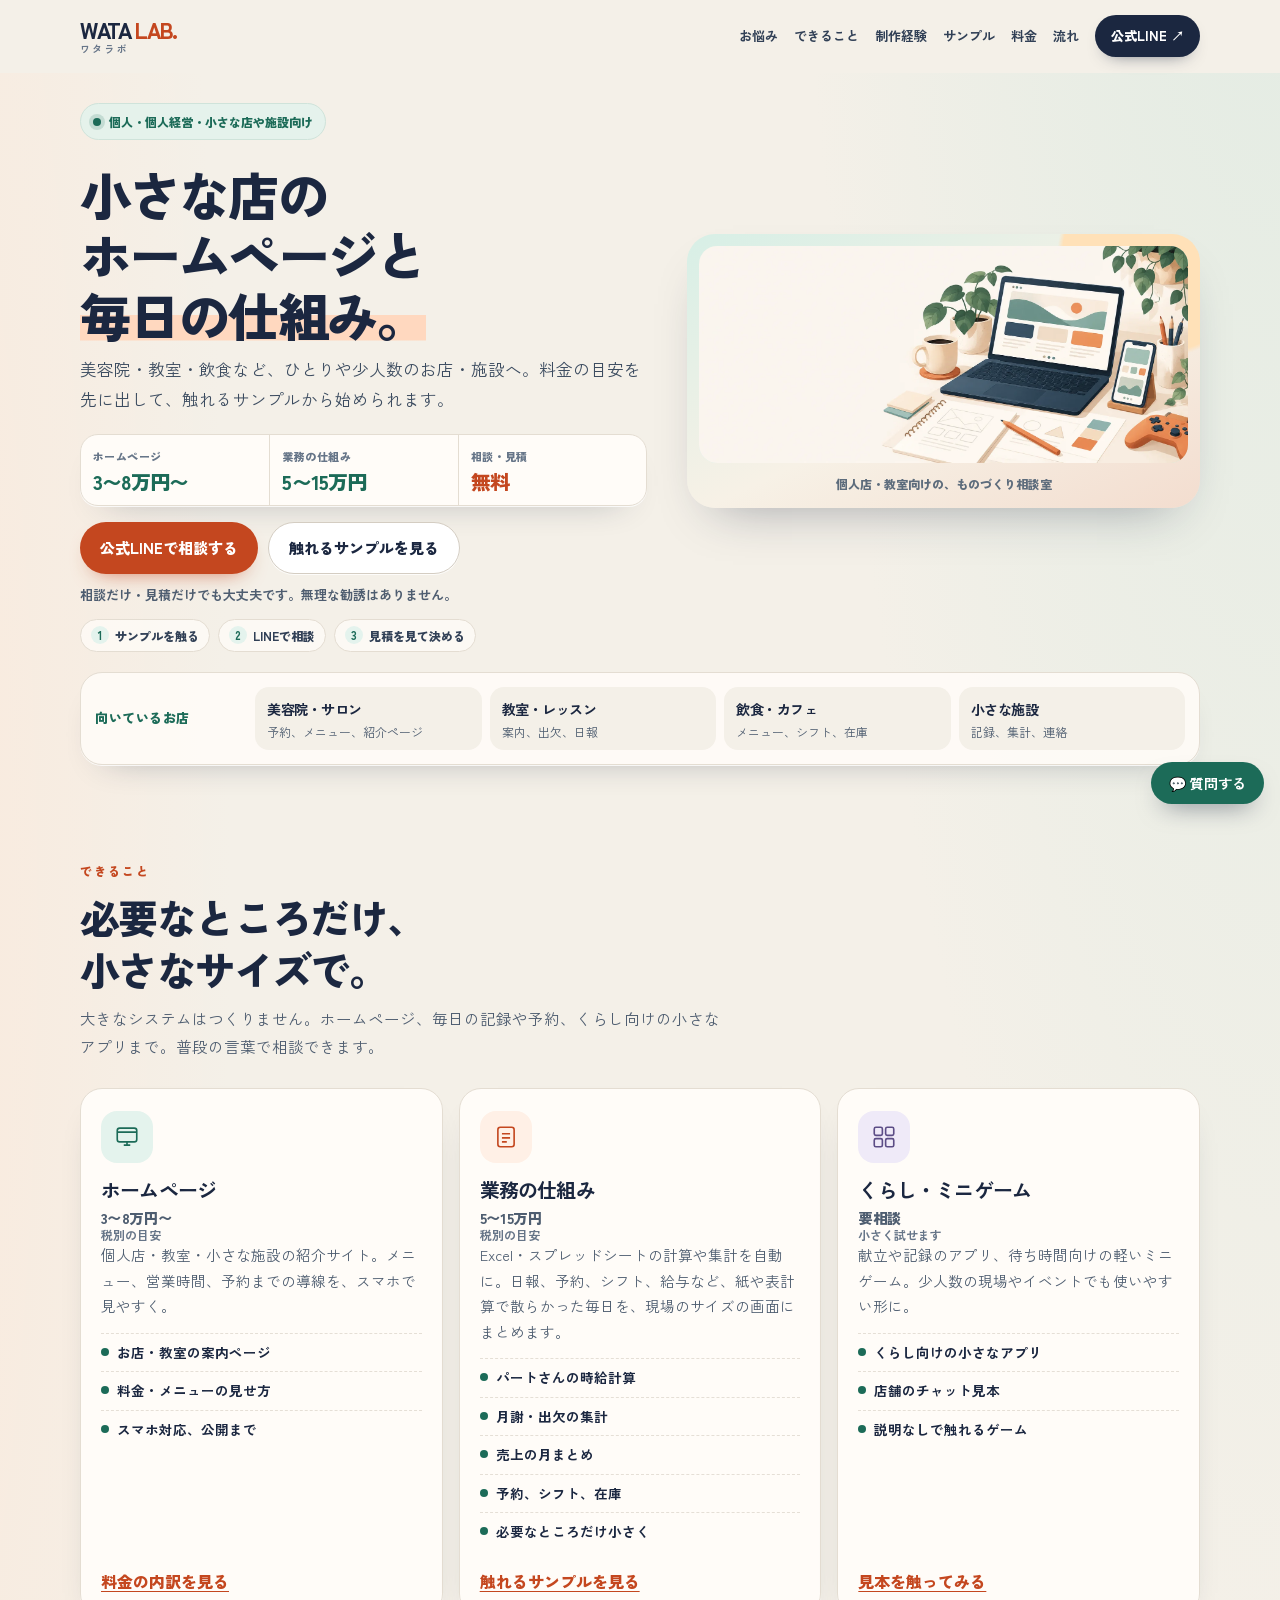
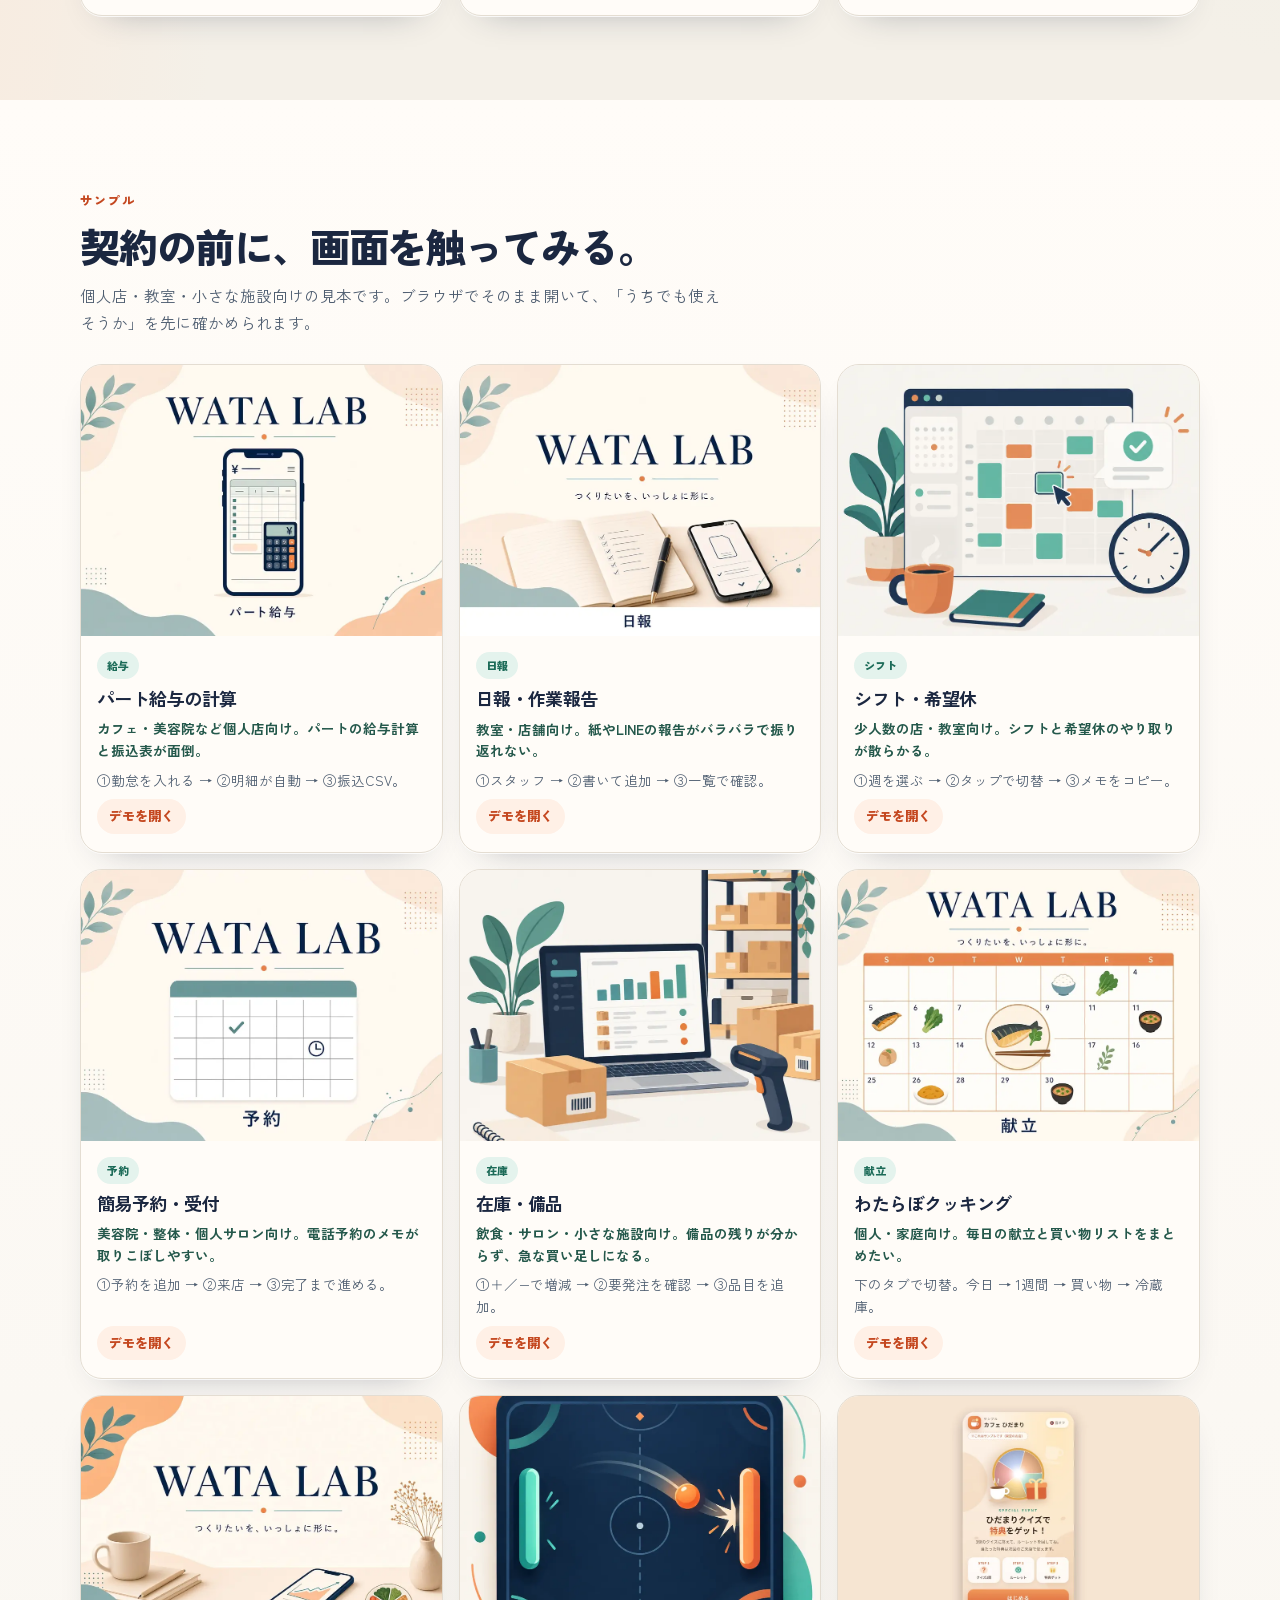
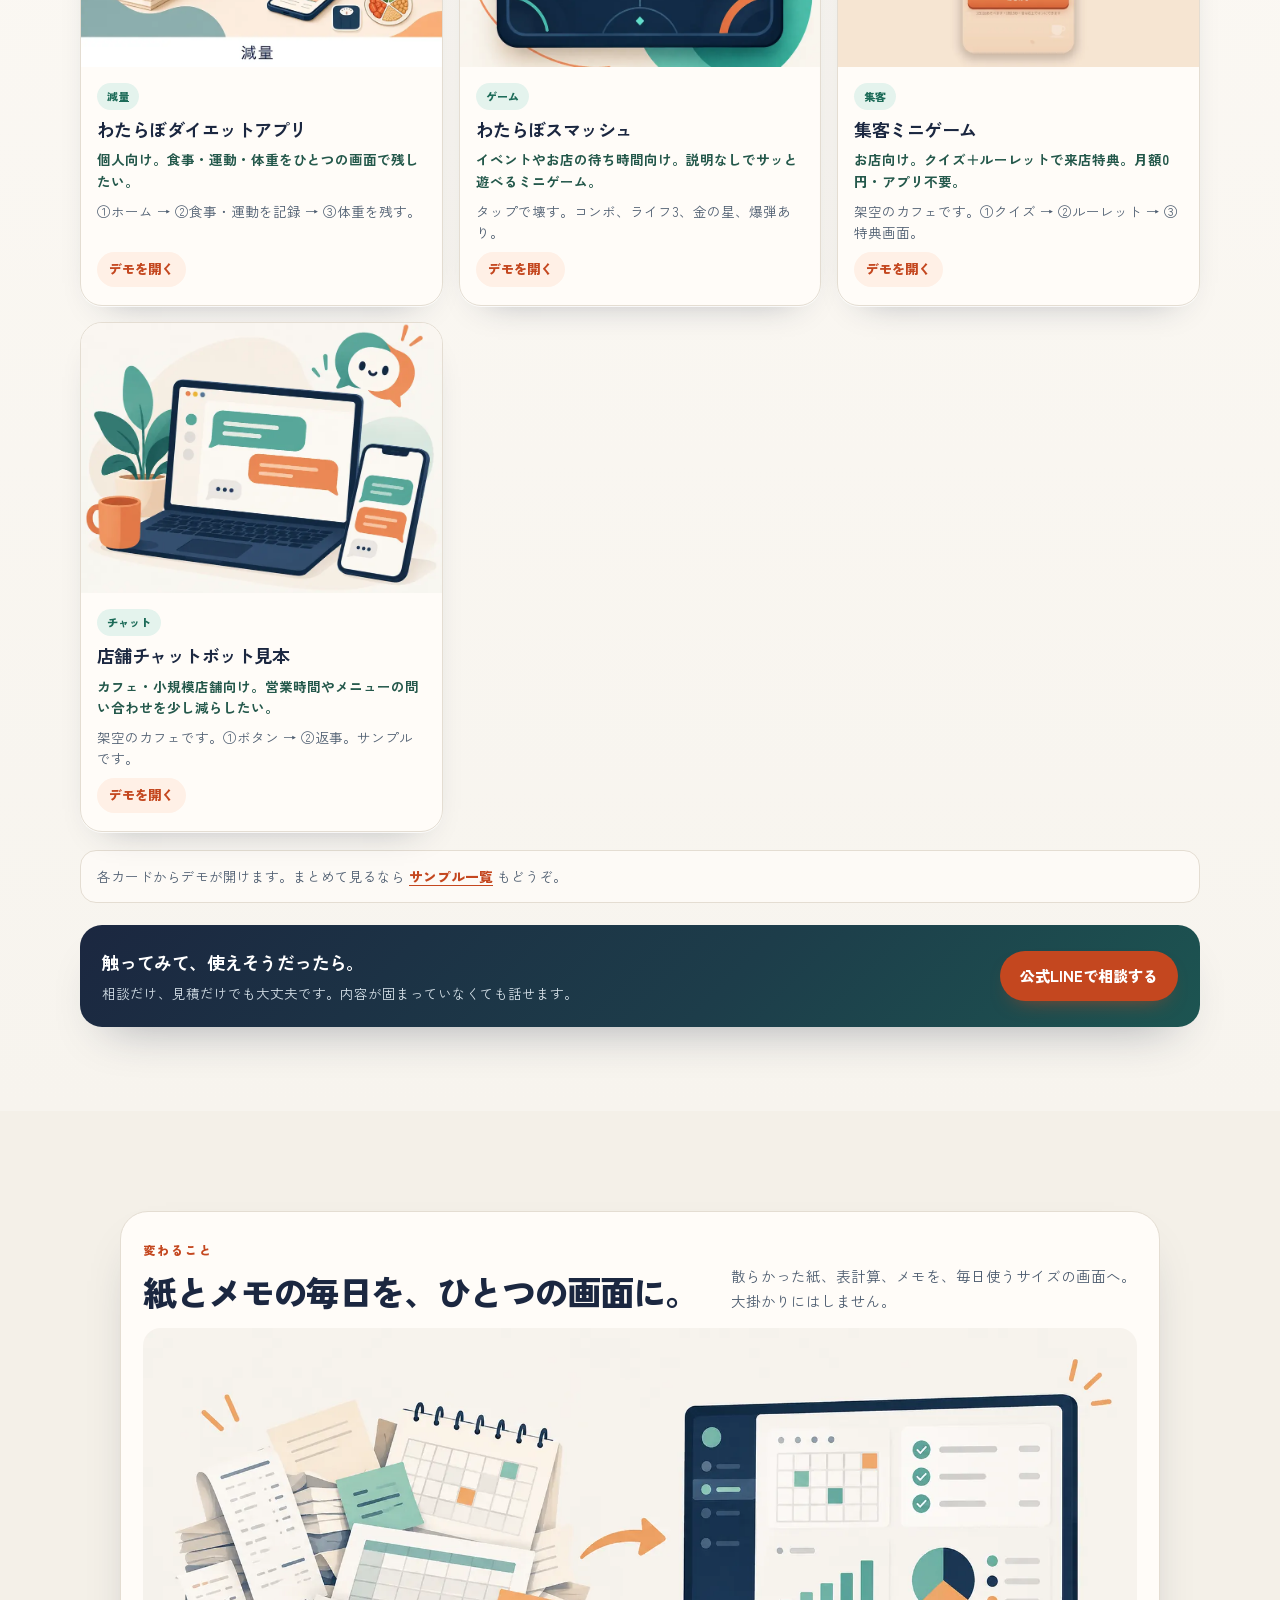
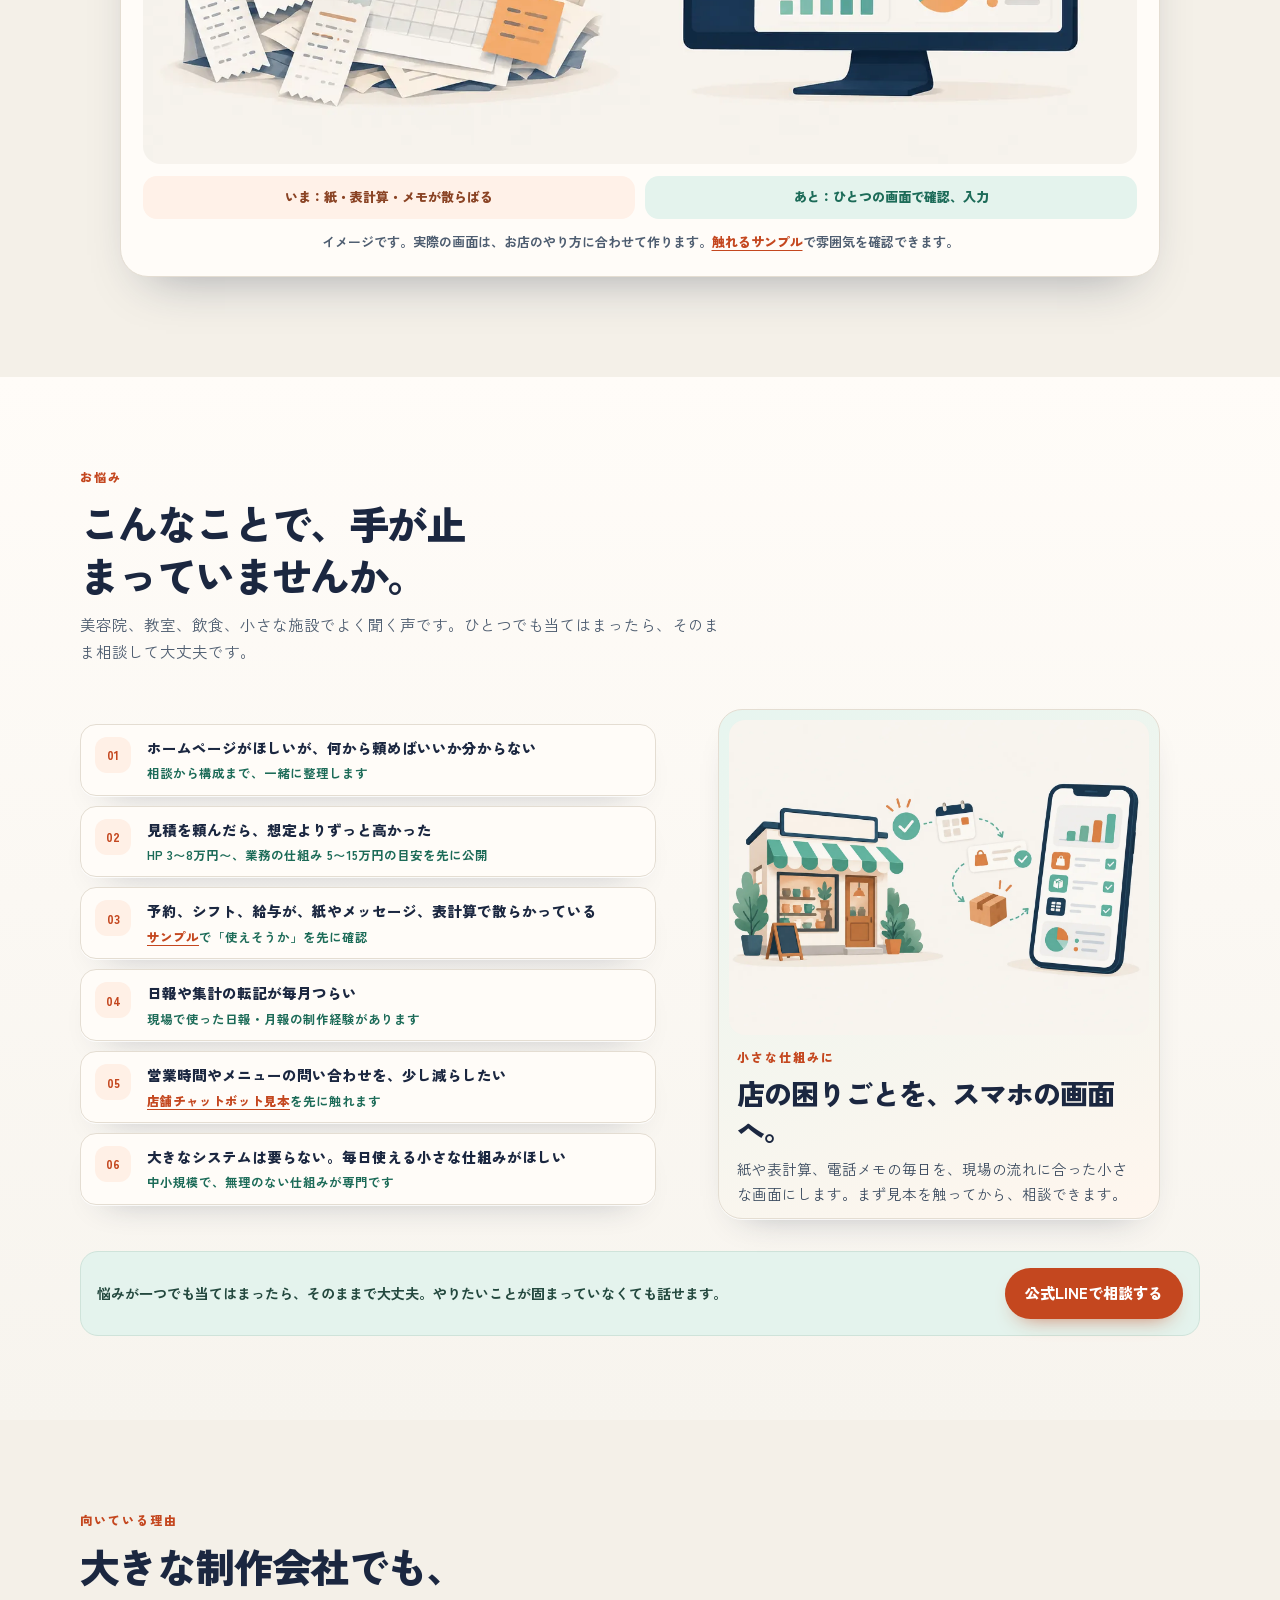
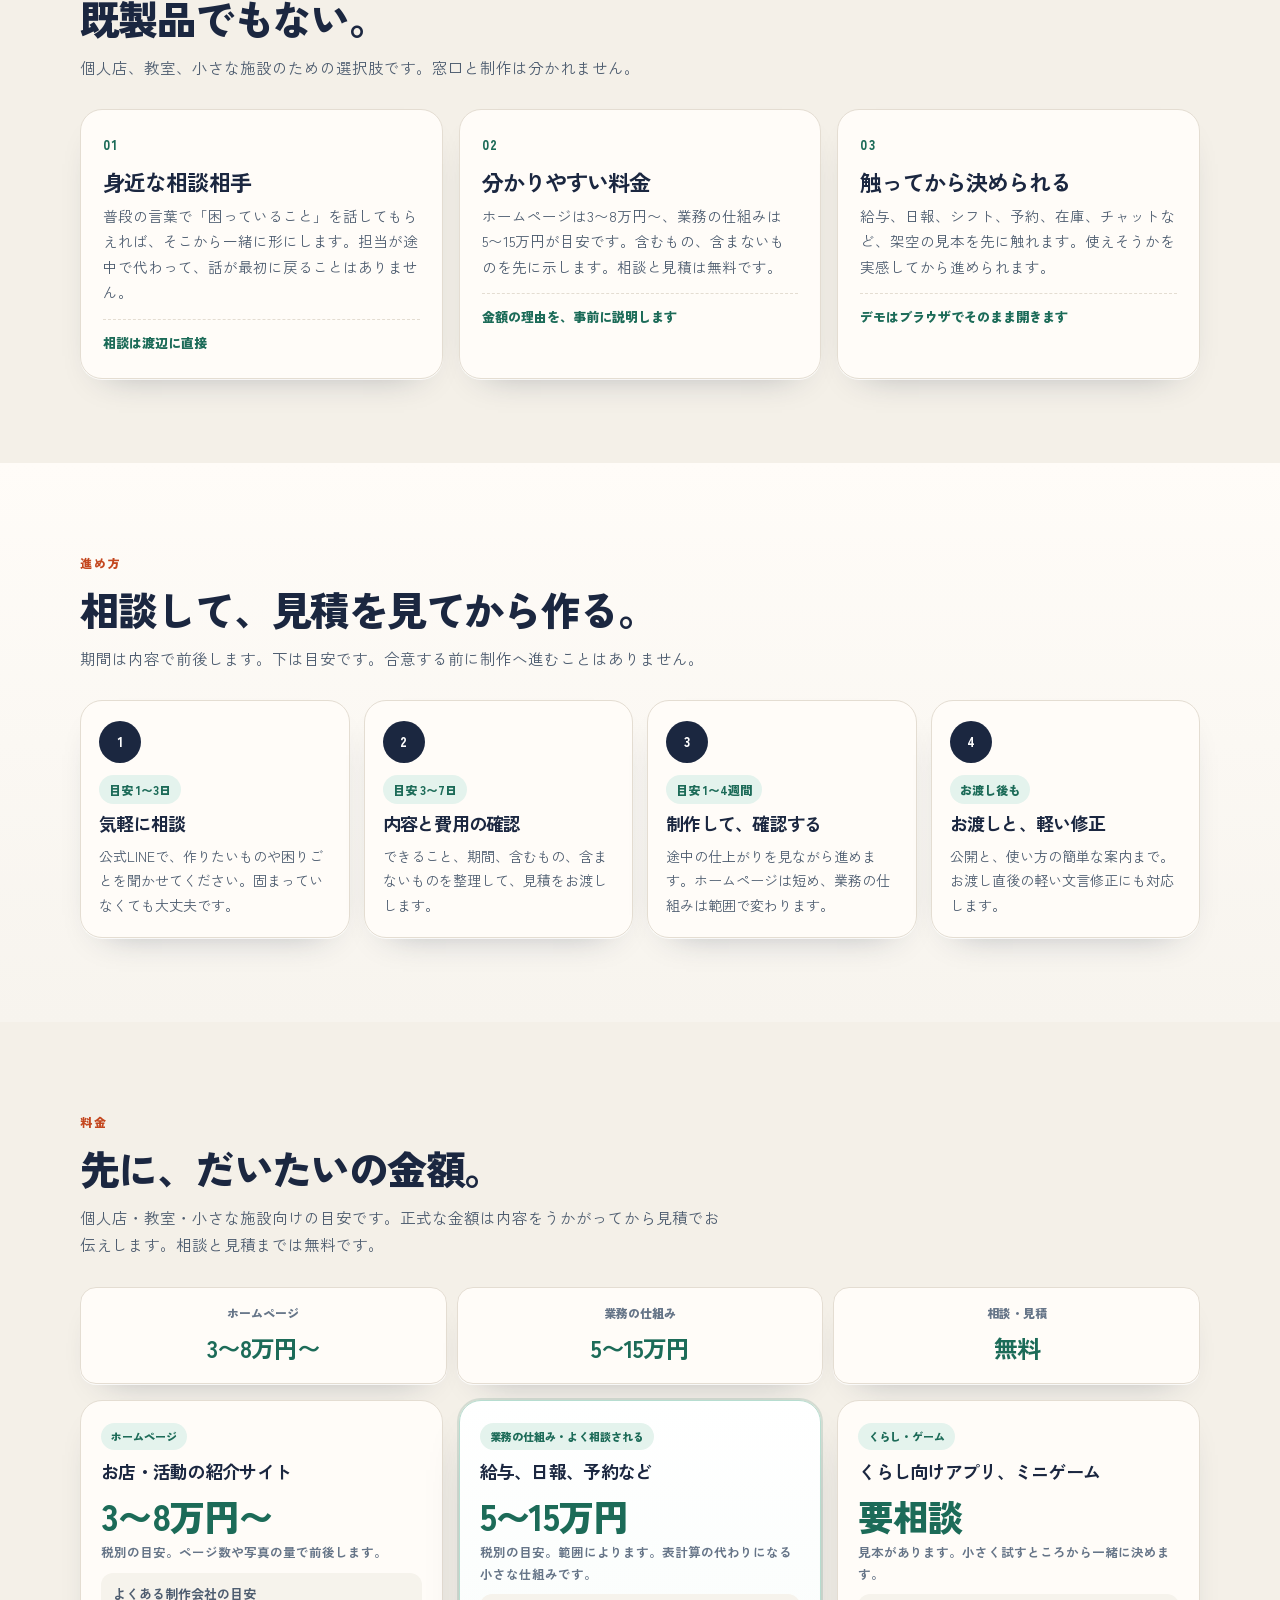
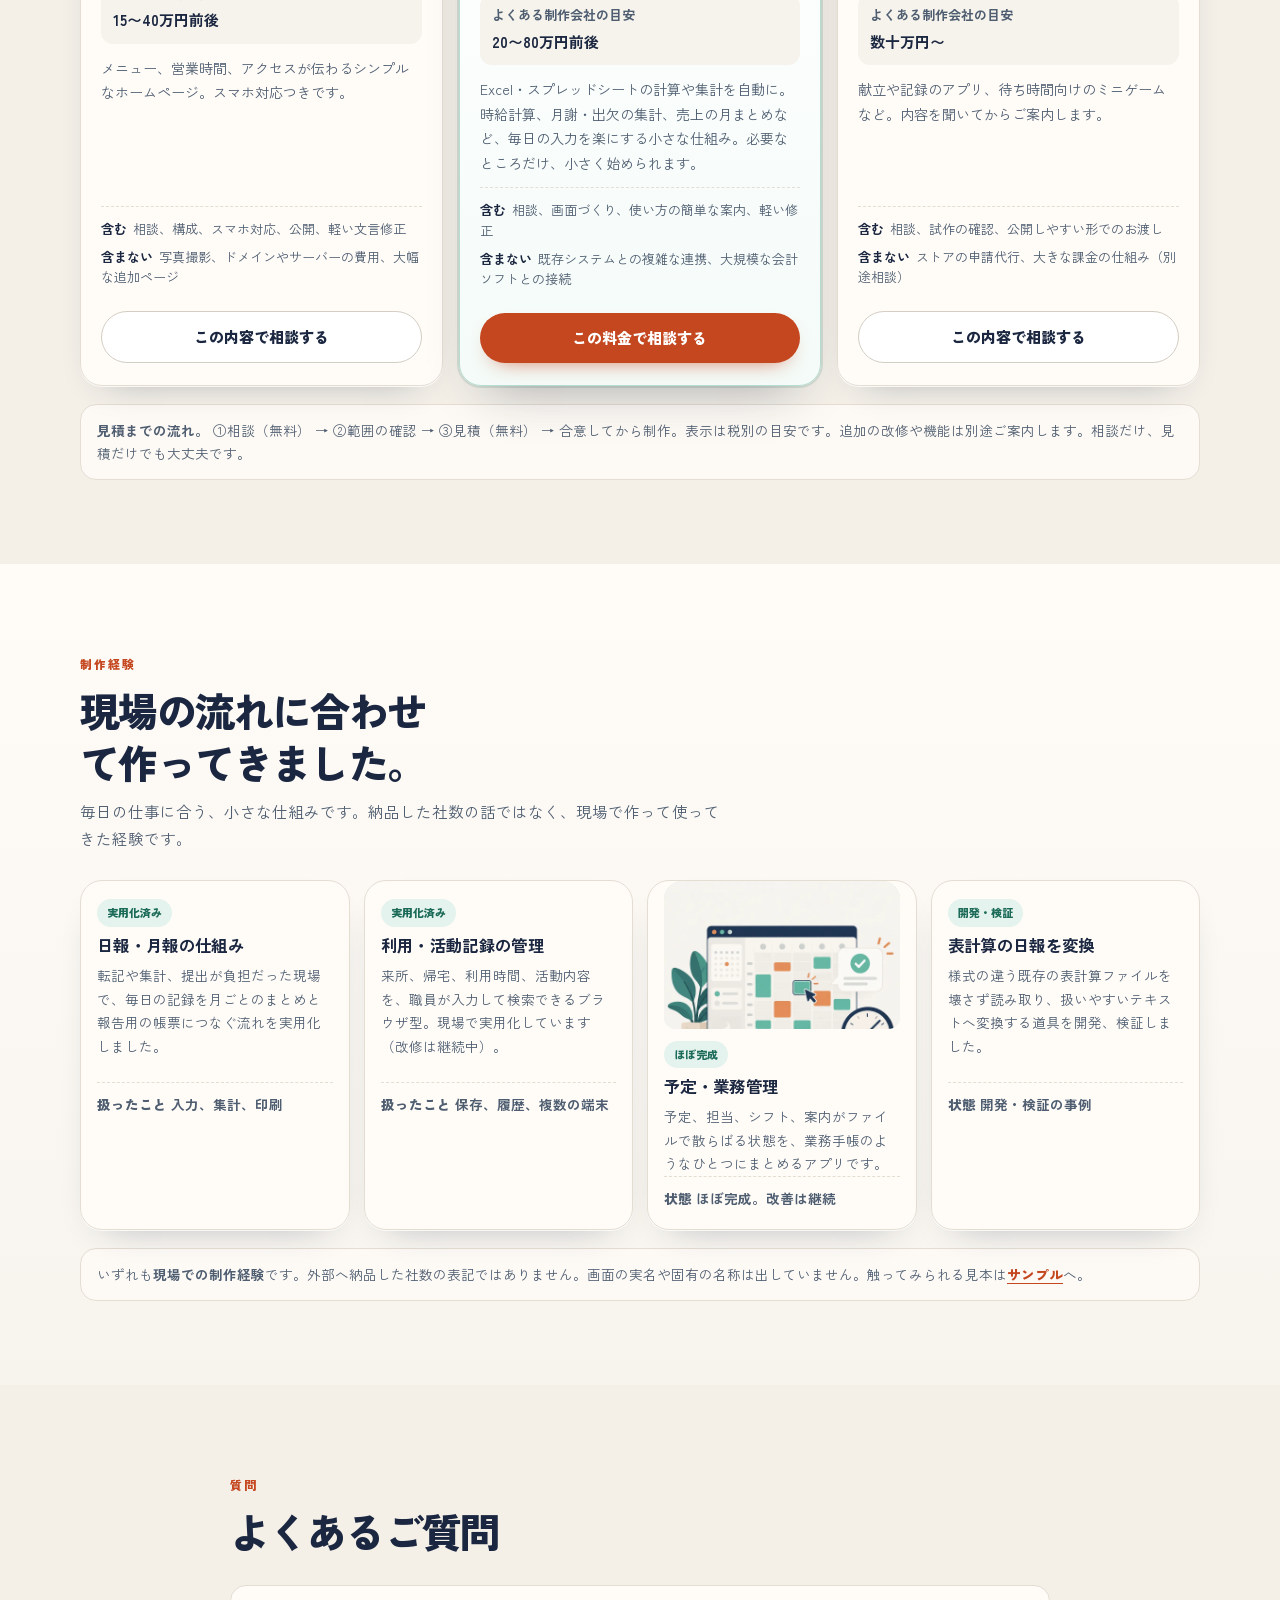
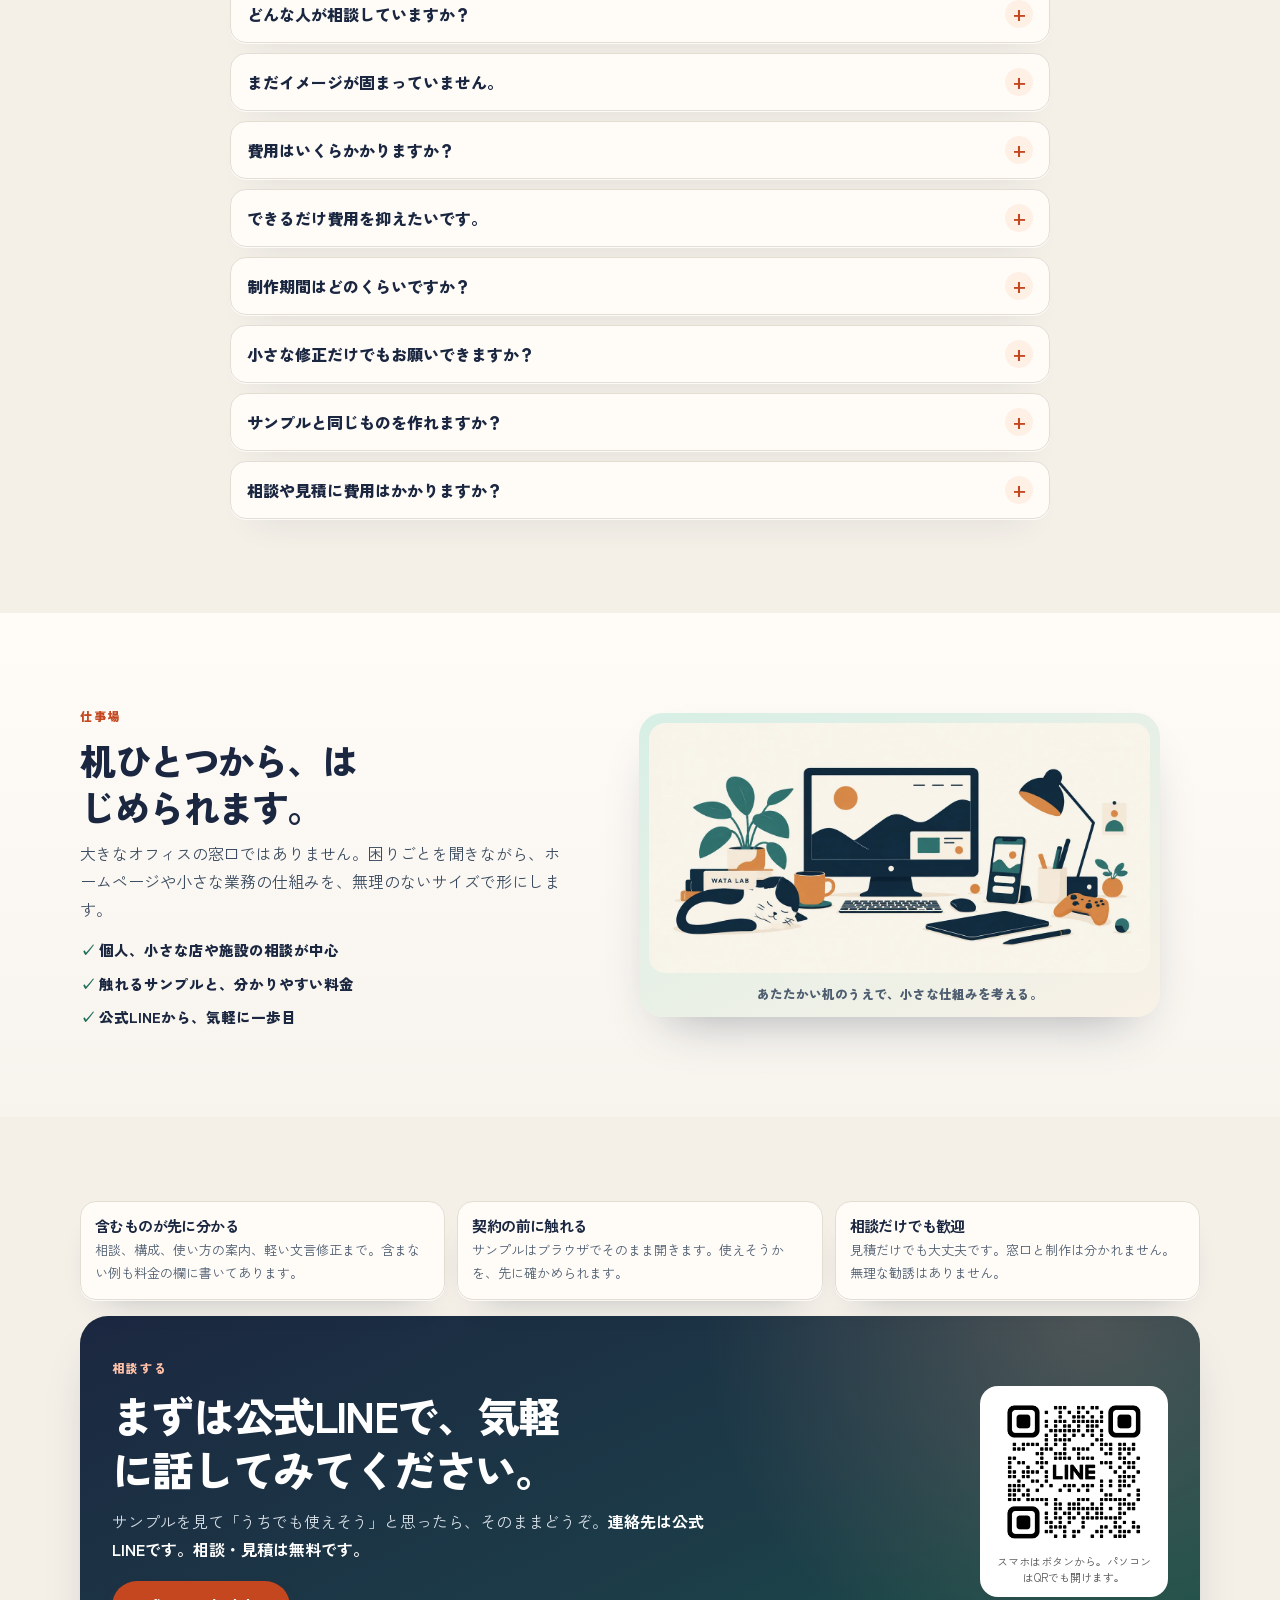
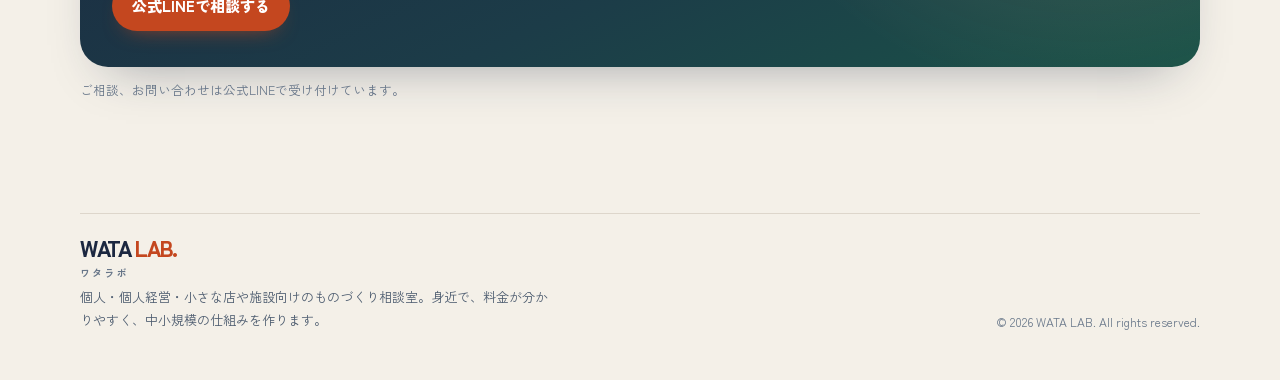
<file: index.html>
<!DOCTYPE html>
<html lang="ja">
<head>
<meta charset="UTF-8">
<meta name="viewport" content="width=device-width,initial-scale=1">
<meta name="description" content="WATA LAB（ワタラボ）｜個人・個人経営・小さな店や施設向け。HP 3〜8万円〜、業務の仕組み 5〜15万円。触れるサンプルあり。相談・見積無料。公式LINEで気軽に。">
<meta name="theme-color" content="#1b2740">
<meta property="og:type" content="website">
<meta property="og:site_name" content="WATA LAB">
<meta property="og:title" content="WATA LAB｜個人店・教室向けホームページ＆業務の仕組み｜相談無料">
<meta property="og:description" content="個人・個人経営・小さな店や施設向け。HP 3〜8万円〜、業務の仕組み 5〜15万円。触れるサンプルあり。相談・見積無料。">
<meta property="og:url" content="https://ryowatanabe1161-svg.github.io/wata-lab/">
<meta property="og:image" content="https://ryowatanabe1161-svg.github.io/wata-lab/assets/ogp.jpg">
<meta property="og:image:width" content="1200">
<meta property="og:image:height" content="630">
<meta property="og:locale" content="ja_JP">
<meta name="twitter:card" content="summary_large_image">
<meta name="twitter:title" content="WATA LAB｜個人店・教室向けホームページ＆業務の仕組み">
<meta name="twitter:description" content="HP 3〜8万円〜／業務の仕組み 5〜15万円。触れるサンプルあり。相談・見積無料。">
<meta name="twitter:image" content="https://ryowatanabe1161-svg.github.io/wata-lab/assets/ogp.jpg">
<title>WATA LAB｜個人店・教室向けホームページ＆業務の仕組み｜相談無料</title>
<link rel="preconnect" href="https://fonts.googleapis.com">
<link rel="preconnect" href="https://fonts.gstatic.com" crossorigin>
<link href="https://fonts.googleapis.com/css2?family=Zen+Kaku+Gothic+New:wght@400;500;700;900&display=swap" rel="stylesheet">
<script>document.documentElement.classList.add("js");</script>
<style>
:root{
  --ink:#1b2740;
  --muted:#4e5d70;
  --soft:#667588;
  --navy:#1b2740;
  --cream:#f4f0e8;
  --paper:#fffcf8;
  --line:#e4ddd2;
  --line-2:#d4cdc2;
  --teal:#1c6b58;
  --teal-soft:#e4f3ed;
  --teal-mid:#cfe7de;
  --orange:#c4471f;
  --orange-deep:#a33816;
  --orange-soft:#fff0e6;
  --shadow:0 1px 0 rgba(255,255,255,.8), 0 16px 36px -26px rgba(27,39,64,.45);
  --shadow-lg:0 24px 50px -28px rgba(27,39,64,.42);
  --radius:22px;
  --ease:cubic-bezier(.22,.7,.25,1);
  --font:"Zen Kaku Gothic New","Hiragino Sans","Hiragino Kaku Gothic ProN","Noto Sans JP","Yu Gothic",Meiryo,sans-serif;
  --header:72px;
}
*{box-sizing:border-box}
html{scroll-behavior:smooth}
body{
  margin:0;
  background:
    radial-gradient(ellipse 70% 42% at 100% -10%, rgba(207,231,222,.7), transparent 58%),
    radial-gradient(ellipse 50% 36% at -8% 8%, rgba(255,228,210,.55), transparent 52%),
    var(--cream);
  color:var(--ink);
  font-family:var(--font);
  font-size:16px;
  line-height:1.75;
  -webkit-font-smoothing:antialiased;
  text-rendering:optimizeLegibility;
}
img{max-width:100%;height:auto}
picture{display:block;max-width:100%}
a{color:inherit;text-decoration:none}
button,a,summary{touch-action:manipulation}
::selection{background:#ffd7bf;color:var(--ink)}
:focus-visible{outline:3px solid var(--orange);outline-offset:3px}
.skip{
  position:absolute;left:12px;top:12px;z-index:80;
  background:var(--navy);color:#fff;padding:10px 14px;border-radius:12px;
  font-weight:800;transform:translateY(-160%);
}
.skip:focus{transform:none}
.wrap,nav{width:min(1120px,calc(100% - 40px));margin-inline:auto}
h1,h2,h3{font-feature-settings:"palt" 1;line-height:1.3;letter-spacing:-.04em}
h2{text-wrap:balance}

/* Header */
header{
  position:sticky;top:0;z-index:40;
  background:#f4f0e8;
  border-bottom:1px solid transparent;
  transition:box-shadow .25s var(--ease), border-color .25s;
}
header.is-scrolled{
  border-bottom-color:rgba(27,39,64,.08);
  box-shadow:0 10px 24px -18px rgba(27,39,64,.45);
}
nav{
  display:flex;align-items:center;justify-content:space-between;gap:12px;
  min-height:var(--header);padding:10px 0;
}
.logo{font-weight:900;font-size:22px;letter-spacing:-.06em;line-height:1;white-space:nowrap}
.logo span{color:var(--orange)}
.logo small{display:block;margin-top:4px;font-size:10px;font-weight:700;letter-spacing:.22em;color:var(--soft)}
.navlinks{display:flex;align-items:center;justify-content:flex-end;gap:16px;flex-wrap:wrap;font-size:13px;font-weight:700}
.navlinks a{color:#314056}
.navlinks a.is-active{color:var(--orange)}
.chip{
  display:inline-flex;align-items:center;justify-content:center;
  background:var(--navy);color:#fff!important;border-radius:999px;
  padding:10px 16px;font-weight:800;box-shadow:0 8px 18px -12px rgba(27,39,64,.8);
  white-space:nowrap;
}
.chip:hover{background:#243656}

/* Hero */
.hero{
  display:grid;grid-template-columns:minmax(0,1.05fr) minmax(0,.95fr);
  gap:40px;align-items:center;padding:18px 0 10px;
}
.tag{
  display:inline-flex;align-items:center;gap:8px;max-width:100%;
  background:rgba(228,243,237,.9);border:1px solid #cfe3da;color:var(--teal);
  border-radius:999px;padding:7px 12px;font-size:12px;font-weight:800;
}
.tag i{width:8px;height:8px;border-radius:50%;background:var(--teal);box-shadow:0 0 0 4px rgba(28,107,88,.16);flex:none}
h1{font-size:clamp(32px,4.4vw,52px);font-weight:900;margin:12px 0 10px;letter-spacing:-.05em;line-height:1.16}
h1 em{
  font-style:normal;
  background:linear-gradient(#ffd8bf,#ffd8bf) left 78%/100% 34% no-repeat;
}
.lead{margin:0;max-width:38em;color:#3c4c60;font-size:16.5px;line-height:1.8}
.offer{
  display:grid;grid-template-columns:repeat(3,minmax(0,1fr));
  margin-top:20px;background:var(--paper);border:1px solid var(--line);border-radius:18px;
  box-shadow:var(--shadow);overflow:hidden;
}
.offer div{padding:12px 12px 11px;min-width:0}
.offer div + div{border-left:1px solid var(--line)}
.offer span{display:block;font-size:11px;font-weight:800;color:var(--soft);letter-spacing:.04em}
.offer b{display:block;margin-top:2px;font-size:clamp(15px,1.6vw,20px);letter-spacing:-.04em;line-height:1.25;color:var(--teal);font-weight:900}
.offer div:last-child b{color:var(--orange)}
.actions{display:flex;flex-wrap:wrap;gap:10px;margin-top:16px}
.btn{
  display:inline-flex;align-items:center;justify-content:center;gap:6px;
  min-height:50px;padding:12px 20px;border-radius:999px;
  background:var(--orange);color:#fff;font-weight:800;font-size:15px;
  box-shadow:0 10px 22px -14px rgba(196,71,31,.9);
  transition:transform .16s var(--ease), background .16s, box-shadow .16s;
}
.btn:hover{background:#d4532a;transform:translateY(-1px)}
.btn:active{transform:translateY(1px);background:var(--orange-deep)}
.btn-ghost{
  background:#fff;color:var(--ink);
  border:1px solid var(--line-2);
  box-shadow:var(--shadow);
}
.btn-ghost:hover{background:#fff;border-color:#c9ddd4;color:var(--teal)}
.reassure{margin:10px 0 0;font-size:13px;font-weight:700;color:var(--muted)}
.path{display:flex;flex-wrap:wrap;gap:8px;margin:12px 0 0;padding:0;list-style:none}
.path li{
  display:inline-flex;align-items:center;gap:6px;
  background:rgba(255,252,248,.75);border:1px solid var(--line);border-radius:999px;
  padding:5px 10px;font-size:12px;font-weight:800;color:#314056;
}
.path li::before{
  counter-increment:step;
}
.path{counter-reset:step}
.path li::before{
  content:counter(step);
  width:18px;height:18px;border-radius:50%;
  display:grid;place-items:center;
  background:var(--teal-soft);color:var(--teal);font-size:11px;
}
.hero-visual{min-width:0}
.hero-frame{
  background:
    radial-gradient(circle at 92% 8%, #ffe1b8 0 18%, transparent 19%),
    linear-gradient(155deg,#d7efe6 0%,#f7f1e6 55%,#f3ddcf 100%);
  border-radius:28px;padding:12px 12px 14px;
  box-shadow:var(--shadow-lg);
}
.hero-frame img{
  display:block;width:100%;height:auto;aspect-ratio:1600/711;object-fit:contain;
  border-radius:18px;background:#d7efe6;
}
.hero-caption{margin:10px 4px 0;text-align:center;font-size:12px;font-weight:800;color:#5d6c7c}

/* Who */
.who{padding:10px 0 6px}
.who-bar{
  display:grid;grid-template-columns:148px minmax(0,1fr);gap:12px;align-items:center;
  background:rgba(255,252,248,.9);border:1px solid var(--line);border-radius:22px;
  padding:14px;box-shadow:var(--shadow);
}
.who-label{margin:0;font-size:13px;font-weight:900;letter-spacing:.04em;color:var(--teal)}
.who-grid{display:grid;grid-template-columns:repeat(4,minmax(0,1fr));gap:8px;margin:0;padding:0;list-style:none}
.who-grid li{background:var(--cream);border-radius:14px;padding:10px 12px;min-width:0}
.who-grid b{display:block;font-size:14px;letter-spacing:-.03em}
.who-grid span{display:block;margin-top:2px;font-size:12px;color:var(--muted);line-height:1.45}

/* Sections */
.section{padding:84px 0}
.intro{max-width:40rem;margin-bottom:28px}
.eyebrow{display:inline-block;font-size:12px;font-weight:800;letter-spacing:.16em;color:var(--orange)}
.intro h2{font-size:clamp(28px,3.4vw,40px);font-weight:900;margin:8px 0 10px}
.intro p{margin:0;color:var(--muted);font-size:15.5px}
.band{background:linear-gradient(180deg,rgba(255,252,248,.55),rgba(244,240,232,0))}
.paper{
  background:
    linear-gradient(180deg,#fffcf8 0%,#f7f4ee 100%);
}

/* Services */
.svc-grid{display:grid;grid-template-columns:repeat(3,minmax(0,1fr));gap:16px}
.svc{
  background:var(--paper);border:1px solid var(--line);border-radius:var(--radius);
  padding:22px 20px 20px;box-shadow:var(--shadow);min-width:0;
  display:flex;flex-direction:column;gap:0;
}
.icon{
  width:52px;height:52px;border-radius:16px;display:grid;place-items:center;
  background:var(--teal-soft);color:var(--teal);
}
.svc:nth-child(2) .icon{background:#fff0e6;color:var(--orange)}
.svc:nth-child(3) .icon{background:#efeaf8;color:#5c4d86}
.icon svg{width:26px;height:26px;display:block}
.svc h3{margin:14px 0 6px;font-size:20px}
.svc-price{margin:0 0 8px;font-size:22px;font-weight:900;letter-spacing:-.04em;color:var(--teal);line-height:1.2}
.svc-price small{display:block;margin-top:2px;font-size:12px;font-weight:700;color:var(--soft);letter-spacing:0}
.svc p{margin:0;color:var(--muted);font-size:14.5px}
.svc-list{margin:14px 0 16px;padding:0;list-style:none}
.svc-list li{display:flex;gap:8px;align-items:flex-start;padding:7px 0;border-top:1px dashed #e5dfd6;font-size:13.5px;font-weight:700}
.svc-list li::before{content:"";width:8px;height:8px;margin-top:7px;border-radius:50%;background:var(--teal);flex:none}
.svc .text-link{margin-top:auto}

/* Demos */
.demos{display:grid;grid-template-columns:repeat(3,minmax(0,1fr));gap:16px}
.demo{
  display:flex;flex-direction:column;min-width:0;
  background:var(--paper);border:1px solid var(--line);border-radius:var(--radius);
  overflow:hidden;box-shadow:var(--shadow);
  transition:transform .2s var(--ease), box-shadow .2s, border-color .2s;
}
.demo-preview{background:#e7f1ec;aspect-ratio:4/3}
.demo-preview img{display:block;width:100%;height:100%;object-fit:cover;aspect-ratio:4/3;transition:transform .5s var(--ease)}
.demo-body{display:flex;flex-direction:column;gap:8px;padding:16px 16px 18px;flex:1;min-width:0}
.badge{
  align-self:flex-start;background:var(--teal-soft);color:var(--teal);
  border-radius:999px;padding:4px 10px;font-size:11px;font-weight:800;
}
.demo h3{margin:0;font-size:18px;letter-spacing:-.03em}
.for,.steps{margin:0;font-size:13.5px;line-height:1.6}
.for{color:#24584b;font-weight:700}
.steps{color:var(--muted)}
.go{
  margin-top:auto;align-self:flex-start;
  background:var(--orange-soft);color:var(--orange);border-radius:999px;
  padding:6px 12px;font-size:13px;font-weight:800;
}
.note{
  margin:18px 0 0;padding:14px 16px;border-radius:16px;
  background:rgba(255,252,248,.8);border:1px solid var(--line);
  color:var(--muted);font-size:13.5px;line-height:1.7;
}
.text-link{color:var(--orange);font-weight:800;text-decoration:underline;text-underline-offset:3px}
.mid-cta{
  margin-top:22px;display:flex;flex-wrap:wrap;align-items:center;justify-content:space-between;gap:14px;
  background:linear-gradient(135deg,#1b2740 0%,#1d3d4a 58%,#1c6b58 140%);
  color:#fff;border-radius:22px;padding:22px 22px;
  box-shadow:var(--shadow-lg);
}
.mid-cta strong{display:block;font-size:18px;letter-spacing:-.03em;margin-bottom:4px}
.mid-cta p{margin:0;color:#d5e0e8;font-size:13.5px;line-height:1.65}
.mid-cta .btn{flex:none}

/* Before after */
.ba{
  background:var(--paper);border:1px solid var(--line);border-radius:28px;
  padding:22px;box-shadow:var(--shadow-lg);
}
.ba-head{display:flex;flex-wrap:wrap;gap:12px 28px;justify-content:space-between;align-items:end;margin-bottom:14px}
.ba-head h2{margin:8px 0 0;font-size:clamp(26px,3vw,34px);font-weight:900}
.ba-head p{margin:0;max-width:28em;color:var(--muted);font-size:14.5px}
.ba-art{border-radius:18px;overflow:hidden;background:#f6efe6}
.ba-art img{display:block;width:100%;height:auto;aspect-ratio:1600/703;object-fit:cover;background:#f6efe6}
.ba-labels{display:grid;grid-template-columns:1fr 1fr;gap:10px;margin-top:12px}
.ba-labels span{display:block;text-align:center;border-radius:14px;padding:10px 12px;font-size:13px;font-weight:800}
.ba-labels .before{background:#fff1e8;color:#8a4324}
.ba-labels .after{background:var(--teal-soft);color:var(--teal)}
.ba figcaption{margin:12px 0 0;text-align:center;color:var(--muted);font-size:13px;font-weight:700}

/* Pains */
.pain-layout{display:grid;grid-template-columns:minmax(0,1.05fr) minmax(0,.95fr);gap:22px;align-items:center}
.pains{list-style:none;margin:0;padding:0;display:grid;gap:10px}
.pains li{
  display:grid;grid-template-columns:42px minmax(0,1fr);gap:10px;align-items:start;
  background:var(--paper);border:1px solid var(--line);border-radius:16px;padding:12px 14px;
  box-shadow:var(--shadow);
}
.pains li > span{
  width:36px;height:36px;border-radius:12px;display:grid;place-items:center;
  background:var(--orange-soft);color:var(--orange);font-size:12px;font-weight:900;
}
.pains p{margin:0;font-size:14.5px;font-weight:800;line-height:1.55}
.pains .sol{margin-top:4px;font-size:12.5px;font-weight:700;color:var(--teal)}
.sol-art{
  background:linear-gradient(160deg,#e7f5ef,#fff6ee);border-radius:24px;padding:10px;
  border:1px solid var(--line);box-shadow:var(--shadow);
}
.sol-art img{display:block;width:100%;height:auto;aspect-ratio:4/3;object-fit:cover;border-radius:16px;background:#e7f5ef}
.sol-copy{padding:6px 8px 2px}
.sol-copy h3{margin:6px 0 8px;font-size:clamp(22px,2.4vw,28px);font-weight:900}
.sol-copy p{margin:0;color:#3c4c60;font-size:14.5px}
.bridge{
  margin-top:16px;display:flex;flex-wrap:wrap;align-items:center;justify-content:space-between;gap:12px;
  background:var(--teal-soft);border:1px solid #cfe3da;border-radius:18px;padding:16px 16px;
}
.bridge p{margin:0;flex:1 1 220px;min-width:0;font-size:14px;font-weight:700;color:#23483e}
.bridge .btn{flex:none}

/* Why */
.why-grid{display:grid;grid-template-columns:repeat(3,minmax(0,1fr));gap:16px}
.why{
  background:var(--paper);border:1px solid var(--line);border-radius:var(--radius);
  padding:24px 22px;box-shadow:var(--shadow);min-width:0;
}
.why-no{font-size:13px;font-weight:900;letter-spacing:.14em;color:var(--teal)}
.why h3{margin:10px 0 8px;font-size:22px}
.why p{margin:0;color:var(--muted);font-size:14.5px}
.why .proof{margin-top:14px;padding-top:12px;border-top:1px dashed #e4ddd2;font-size:13px;font-weight:800;color:var(--teal)}

/* Flow */
.flow{list-style:none;margin:0;padding:0;display:grid;grid-template-columns:repeat(4,minmax(0,1fr));gap:14px}
.flow li{
  background:var(--paper);border:1px solid var(--line);border-radius:var(--radius);
  padding:20px 18px;box-shadow:var(--shadow);min-width:0;
}
.flow-n{
  width:42px;height:42px;border-radius:50%;display:grid;place-items:center;
  background:var(--navy);color:#fff;font-weight:900;font-size:13px;
}
.time{
  display:inline-flex;margin-top:12px;background:var(--teal-soft);color:var(--teal);
  border-radius:999px;padding:4px 10px;font-size:12px;font-weight:800;
}
.flow h3{margin:8px 0;font-size:18px}
.flow p{margin:0;color:var(--muted);font-size:14px}

/* Pricing */
.scan{display:grid;grid-template-columns:repeat(3,minmax(0,1fr));gap:10px;margin-bottom:16px}
.scan div{background:var(--paper);border:1px solid var(--line);border-radius:16px;padding:14px 12px;text-align:center;box-shadow:var(--shadow);min-width:0}
.scan span{display:block;font-size:12px;font-weight:800;color:var(--soft)}
.scan b{display:block;margin-top:4px;font-size:clamp(18px,2vw,24px);letter-spacing:-.04em;color:var(--teal)}
.price-grid{display:grid;grid-template-columns:repeat(3,minmax(0,1fr));gap:16px;align-items:stretch}
.price{
  background:var(--paper);border:1px solid var(--line);border-radius:var(--radius);
  padding:22px 20px;box-shadow:var(--shadow);display:flex;flex-direction:column;min-width:0;
}
.price.featured{border-color:#b7ddd0;box-shadow:0 0 0 2px rgba(28,107,88,.14), var(--shadow-lg);background:linear-gradient(180deg,#fff,#f4fbf8)}
.price h3{margin:10px 0 8px;font-size:18px}
.yen{margin:4px 0 0;font-size:clamp(28px,3vw,36px);font-weight:900;letter-spacing:-.045em;line-height:1.15;color:var(--teal)}
.yen-note{margin:4px 0 10px;font-size:12.5px;color:var(--soft);font-weight:700}
.compare{margin:0 0 12px;background:#f6f3ec;border-radius:12px;padding:10px 12px;font-size:13px;color:var(--muted);font-weight:700}
.compare b{display:block;margin-top:2px;color:var(--ink);font-size:15px}
.price .blurb{margin:0 0 12px;color:var(--muted);font-size:14px;flex:1}
.fit{margin:0 0 16px;padding:12px 0 0;list-style:none;border-top:1px dashed #e4ddd2}
.fit li{margin:0 0 8px;font-size:13px;color:var(--muted);line-height:1.55}
.fit b{color:var(--ink);margin-right:6px}
.price .btn{width:100%}

/* Experience */
.exp-grid{display:grid;grid-template-columns:repeat(4,minmax(0,1fr));gap:14px}
.exp{
  background:var(--paper);border:1px solid var(--line);border-radius:var(--radius);
  padding:18px 16px;box-shadow:var(--shadow);min-width:0;display:flex;flex-direction:column;
}
.exp.has-art{padding-top:0}
.exp-art{margin:0 0 12px;border-radius:18px 18px 12px 12px;overflow:hidden;aspect-ratio:16/10;background:#e7f1ec}
.exp-art img{display:block;width:100%;height:100%;object-fit:cover;object-position:center 40%}
.exp h3{margin:8px 0;font-size:16.5px}
.exp p{margin:0;color:var(--muted);font-size:13.5px;flex:1}
.exp-meta{margin-top:12px;padding-top:10px;border-top:1px dashed #e4ddd2;font-size:12.5px;font-weight:800;color:var(--teal)}
.exp-meta span{color:var(--muted);font-weight:700}

/* FAQ */
.faq{max-width:820px}
.faq details{
  background:var(--paper);border:1px solid var(--line);border-radius:16px;
  margin:0 0 10px;padding:14px 16px;box-shadow:var(--shadow);
}
.faq summary{cursor:pointer;font-weight:800;list-style:none;display:flex;justify-content:space-between;gap:12px;align-items:center;line-height:1.5}
.faq summary::-webkit-details-marker{display:none}
.faq summary::after{
  content:"+";flex:none;width:28px;height:28px;border-radius:50%;
  display:grid;place-items:center;background:var(--orange-soft);color:var(--orange);font-weight:900;
}
.faq details[open] summary::after{content:"−";background:var(--navy);color:#fff}
.faq details p{margin:10px 0 0;color:var(--muted);font-size:14.5px}

/* Studio */
.studio{display:grid;grid-template-columns:minmax(0,.9fr) minmax(0,1.1fr);gap:28px;align-items:center}
.studio h2{margin:8px 0 10px;font-size:clamp(26px,3vw,36px);font-weight:900}
.studio p{margin:0;color:#3c4c60}
.studio ul{margin:14px 0 0;padding:0;list-style:none;display:grid;gap:8px}
.studio li{font-weight:800;font-size:14.5px}
.studio li::before{content:"✓ ";color:var(--teal)}
.studio-art{background:linear-gradient(155deg,#d7efe6,#f8f1e6);border-radius:24px;padding:10px;box-shadow:var(--shadow-lg);min-width:0}
.studio-art img{display:block;width:100%;height:auto;aspect-ratio:2/1;object-fit:cover;border-radius:16px;background:#d7efe6}
.studio-art figcaption{margin:10px 4px 2px;text-align:center;font-size:12.5px;font-weight:800;color:var(--muted)}

/* Contact */
.trust{display:grid;grid-template-columns:repeat(3,minmax(0,1fr));gap:12px;margin-bottom:16px}
.trust article{background:var(--paper);border:1px solid var(--line);border-radius:16px;padding:14px 14px;box-shadow:var(--shadow);min-width:0}
.trust h3{margin:0 0 4px;font-size:15px}
.trust p{margin:0;font-size:13px;color:var(--muted)}
.contact{
  background:
    radial-gradient(circle at 90% 0%, rgba(255,180,140,.22), transparent 36%),
    linear-gradient(155deg,#1b2740,#1c3c48 60%,#1a5348);
  color:#fff;border-radius:28px;padding:36px 32px;box-shadow:var(--shadow-lg);
}
.contact .eyebrow{color:#ffc2a8}
.contact-grid{display:grid;grid-template-columns:minmax(0,1.2fr) minmax(0,.7fr);gap:22px;align-items:center}
.contact h2{margin:8px 0 10px;font-size:clamp(28px,3.5vw,42px);font-weight:900;letter-spacing:-.04em}
.contact p{margin:0;color:#d5dee6;max-width:38em}
.contact strong{color:#fff}
.line-btn{margin-top:18px}
.qr-card{background:#fff;color:#333;border-radius:18px;padding:12px;text-align:center;justify-self:end;width:min(100%,188px)}
.qr-card img{display:block;width:148px;height:148px;margin:0 auto;border-radius:8px}
.qr-card small{display:block;margin-top:8px;font-size:11px;line-height:1.45;color:#555}
.contact-note{margin:12px 0 0;font-size:12.5px;color:var(--soft)}

footer{padding:28px 0 48px}
.footerline{display:flex;justify-content:space-between;gap:18px;align-items:end;border-top:1px solid #ddd6cb;padding-top:22px}
footer p{margin:8px 0 0;color:var(--muted);font-size:13px;max-width:36em}
footer small{color:var(--soft);font-size:12px}

/* Mobile LINE bar */
.mobile-cta{
  display:none;position:fixed;left:12px;right:12px;
  bottom:calc(10px + env(safe-area-inset-bottom,0px));
  z-index:55;background:var(--navy);color:#fff;border-radius:16px;
  padding:12px 14px;box-shadow:0 16px 36px -16px rgba(27,39,64,.7);
  transition:opacity .2s var(--ease), transform .2s var(--ease);
}
.mobile-cta a{display:block;color:#fff;font-weight:800;line-height:1.35}
.mobile-cta a span{display:block;font-size:11px;font-weight:700;opacity:.75}
.mobile-cta.hide{opacity:0;visibility:hidden;pointer-events:none;transform:translateY(14px)}

.js .reveal{opacity:0;transform:translateY(14px);transition:opacity .65s var(--ease), transform .65s var(--ease)}
.js .reveal.in{opacity:1;transform:none}
@media (hover:hover){
  .demo:hover{transform:translateY(-4px);border-color:#c9ddd4;box-shadow:var(--shadow-lg)}
  .demo:hover img{transform:scale(1.035)}
  .svc:hover,.why:hover,.price:hover,.exp:hover{transform:translateY(-3px);box-shadow:var(--shadow-lg)}
  .chip:hover{transform:translateY(-1px)}
}
.svc,.why,.price,.exp{transition:transform .2s var(--ease), box-shadow .2s}

@media (max-width:1000px){
  .demos,.exp-grid{grid-template-columns:repeat(2,minmax(0,1fr))}
  .nav-hide{display:none}
}
@media (max-width:900px){
  .hero,.pain-layout,.studio,.contact-grid,.why-grid,.svc-grid,.price-grid,.flow{grid-template-columns:1fr}
  .hero{gap:22px;padding-top:22px}
  .hero-visual{order:2}
  .section{padding:60px 0}
  .flow{gap:0}
  .flow li{
    display:grid;grid-template-columns:42px minmax(0,1fr);gap:12px;align-items:start;
    background:transparent;border:0;box-shadow:none;border-radius:0;padding:0 0 20px;position:relative;
  }
  .flow li:not(:last-child)::before{
    content:"";position:absolute;left:20px;top:42px;bottom:0;width:2px;background:#d5ebe4;
  }
  .flow-n{position:relative;z-index:1}
  .time{margin-top:0}
  .qr-card{justify-self:start}
  .mobile-cta{display:block}
  .exp-grid{grid-template-columns:1fr 1fr}
}
@media (max-width:720px){
  .navlinks a:not(.chip){display:none}
  .hero{padding-top:12px;gap:16px}
  h1{margin:8px 0 6px}
  .lead{font-size:15.5px;line-height:1.65}
  .offer{margin-top:12px}
  .offer div{padding:8px 12px}
  .actions{margin-top:12px}
  .who-bar{grid-template-columns:1fr;gap:8px}
  .who-grid{grid-template-columns:1fr 1fr}
  .demos{grid-template-columns:1fr}
  .demo{display:grid;grid-template-columns:108px minmax(0,1fr);align-items:stretch}
  .demo > *{min-width:0}
  .demo-preview{position:relative;width:108px;max-width:108px;overflow:hidden;min-height:120px;background:#f3efe6}
  .demo-preview img{position:absolute;inset:0;width:100%;height:100%;max-width:none;object-fit:cover;object-position:center 58%}
  .demo-body{padding:12px 12px 12px 4px}
  .ba-labels,.scan,.trust{grid-template-columns:1fr}
  .ba{padding:14px}
  .contact{padding:26px 18px;border-radius:22px}
  .footerline{flex-direction:column;align-items:flex-start}
  .actions{flex-direction:column}
  .actions .btn,.mid-cta .btn,.bridge .btn{width:100%}
  .hero-frame{border-radius:22px;padding:8px 8px 10px}
  .hero-frame img{border-radius:14px;aspect-ratio:1600/711}
}
@media (max-width:380px){
  .wrap,nav{width:min(1120px,calc(100% - 28px))}
  .logo{font-size:20px}
  .chip{padding:9px 12px;font-size:12px}
  .offer{grid-template-columns:1fr}
  .offer div + div{border-left:0;border-top:1px solid var(--line)}
  .offer div{display:flex;justify-content:space-between;align-items:baseline;gap:8px;padding:10px 12px}
  .offer span{font-size:12px}
  .offer b{margin-top:0;font-size:16px}
  .who-grid{gap:6px}
  .who-grid li{padding:8px}
  .exp-grid{grid-template-columns:1fr}
  h1{font-size:30px}
}
@media (prefers-reduced-motion:reduce){
  html{scroll-behavior:auto}
  .js .reveal{opacity:1;transform:none;transition:none}
  .demo,.svc,.why,.price,.exp,.btn,.chip,.demo-preview img,.mobile-cta{transition:none!important}
  .demo:hover,.svc:hover,.why:hover,.price:hover,.exp:hover,.btn:hover{transform:none}
}
section[id]{scroll-margin-top:84px}
.btn,.line-btn,.mid-cta,.bridge{scroll-margin-bottom:calc(var(--fixed-bar-h, 88px) + 12px)}
</style>
</head>
<body>
<a class="skip" href="#top">本文へスキップ</a>
<header>
  <nav aria-label="メインメニュー">
    <a href="#top" class="logo">WATA <span>LAB.</span><small>ワタラボ</small></a>
    <div class="navlinks">
      <a class="nav-hide" href="#pains">お悩み</a>
      <a href="#services">できること</a>
      <a class="nav-hide" href="#experience">制作経験</a>
      <a href="#demos">サンプル</a>
      <a href="#pricing">料金</a>
      <a href="#flow">流れ</a>
      <a class="chip" href="https://lin.ee/n3TOIyU" target="_blank" rel="noopener">公式LINE ↗</a>
    </div>
  </nav>
</header>

<main id="top">
  <div class="wrap hero">
    <div class="hero-copy">
      <p class="tag"><i aria-hidden="true"></i>個人・個人経営・小さな店や施設向け</p>
      <h1>小さな店の<br>ホームページと<br><em>毎日の仕組み。</em></h1>
      <p class="lead">美容院・教室・飲食など、ひとりや少人数のお店・施設へ。料金の目安を先に出して、触れるサンプルから始められます。</p>
      <div class="offer" aria-label="料金の目安">
        <div><span>ホームページ</span><b>3〜8万円〜</b></div>
        <div><span>業務の仕組み</span><b>5〜15万円</b></div>
        <div><span>相談・見積</span><b>無料</b></div>
      </div>
      <div class="actions">
        <a class="btn" href="https://lin.ee/n3TOIyU" target="_blank" rel="noopener">公式LINEで相談する</a>
        <a class="btn btn-ghost" href="#demos">触れるサンプルを見る</a>
      </div>
      <p class="reassure">相談だけ・見積だけでも大丈夫です。無理な勧誘はありません。</p>
      <ol class="path" aria-label="進め方">
        <li>サンプルを触る</li>
        <li>LINEで相談</li>
        <li>見積を見て決める</li>
      </ol>
    </div>
    <div class="hero-visual">
      <div class="hero-frame">
        <picture>
          <source srcset="assets/hero-desk.webp" type="image/webp">
          <img src="assets/hero-desk.jpg" width="1600" height="711" alt="机の上でホームページや小さな仕組みを作っているイメージイラスト" decoding="async" fetchpriority="high">
        </picture>
        <p class="hero-caption">個人店・教室向けの、ものづくり相談室</p>
      </div>
    </div>
  </div>

  <section class="who" aria-label="向いているお店">
    <div class="wrap who-bar">
      <p class="who-label">向いているお店</p>
      <ul class="who-grid">
        <li><b>美容院・サロン</b><span>予約、メニュー、紹介ページ</span></li>
        <li><b>教室・レッスン</b><span>案内、出欠、日報</span></li>
        <li><b>飲食・カフェ</b><span>メニュー、シフト、在庫</span></li>
        <li><b>小さな施設</b><span>記録、集計、連絡</span></li>
      </ul>
    </div>
  </section>

  <section id="services" class="section">
    <div class="wrap">
      <div class="intro">
        <span class="eyebrow">できること</span>
        <h2>必要なところだけ、小さなサイズで。</h2>
        <p>大きなシステムはつくりません。ホームページ、毎日の記録や予約、くらし向けの小さなアプリまで。普段の言葉で相談できます。</p>
      </div>
      <div class="svc-grid reveal">
        <article class="svc">
          <div class="icon" aria-hidden="true"><svg viewBox="0 0 32 32" fill="none" stroke="currentColor" stroke-width="2"><rect x="4" y="5" width="24" height="17" rx="3"/><path d="M4 10h24M12 26h8M16 22v4"/></svg></div>
          <h3>ホームページ</h3>
          <p class="svc-price">3〜8万円〜<small>税別の目安</small></p>
          <p>個人店・教室・小さな施設の紹介サイト。メニュー、営業時間、予約までの導線を、スマホで見やすく。</p>
          <ul class="svc-list"><li>お店・教室の案内ページ</li><li>料金・メニューの見せ方</li><li>スマホ対応、公開まで</li></ul>
          <a class="text-link" href="#pricing">料金の内訳を見る</a>
        </article>
        <article class="svc">
          <div class="icon" aria-hidden="true"><svg viewBox="0 0 32 32" fill="none" stroke="currentColor" stroke-width="2"><rect x="6" y="4" width="20" height="24" rx="3"/><path d="M11 12h10M11 17h10M11 22h6"/></svg></div>
          <h3>業務の仕組み</h3>
          <p class="svc-price">5〜15万円<small>税別の目安</small></p>
          <p>Excel・スプレッドシートの計算や集計を自動に。日報、予約、シフト、給与など、紙や表計算で散らかった毎日を、現場のサイズの画面にまとめます。</p>
          <ul class="svc-list"><li>パートさんの時給計算</li><li>月謝・出欠の集計</li><li>売上の月まとめ</li><li>予約、シフト、在庫</li><li>必要なところだけ小さく</li></ul>
          <a class="text-link" href="#demos">触れるサンプルを見る</a>
        </article>
        <article class="svc">
          <div class="icon" aria-hidden="true"><svg viewBox="0 0 32 32" fill="none" stroke="currentColor" stroke-width="2"><rect x="4" y="4" width="10" height="10" rx="2"/><rect x="18" y="4" width="10" height="10" rx="2"/><rect x="4" y="18" width="10" height="10" rx="2"/><rect x="18" y="18" width="10" height="10" rx="2"/></svg></div>
          <h3>くらし・ミニゲーム</h3>
          <p class="svc-price">要相談<small>小さく試せます</small></p>
          <p>献立や記録のアプリ、待ち時間向けの軽いミニゲーム。少人数の現場やイベントでも使いやすい形に。</p>
          <ul class="svc-list"><li>くらし向けの小さなアプリ</li><li>店舗のチャット見本</li><li>説明なしで触れるゲーム</li></ul>
          <a class="text-link" href="#demos">見本を触ってみる</a>
        </article>
      </div>
    </div>
  </section>

  <section id="demos" class="section paper">
    <div class="wrap">
      <div class="intro">
        <span class="eyebrow">サンプル</span>
        <h2>契約の前に、画面を触ってみる。</h2>
        <p>個人店・教室・小さな施設向けの見本です。ブラウザでそのまま開いて、「うちでも使えそうか」を先に確かめられます。</p>
      </div>
      <div class="demos reveal">
        <a class="demo" href="part-time-payroll-demo.html">
          <div class="demo-preview"><picture><source srcset="assets/thumb-payroll.webp" type="image/webp"><img src="assets/thumb-payroll.jpg" width="900" height="675" alt="" loading="lazy" decoding="async"></picture></div>
          <div class="demo-body"><span class="badge">給与</span><h3>パート給与の計算</h3><p class="for">カフェ・美容院など個人店向け。パートの給与計算と振込表が面倒。</p><p class="steps">①勤怠を入れる → ②明細が自動 → ③振込CSV。</p><span class="go">デモを開く</span></div>
        </a>
        <a class="demo" href="demo-daily-report.html">
          <div class="demo-preview"><picture><source srcset="assets/thumb-daily-report.webp" type="image/webp"><img src="assets/thumb-daily-report.jpg" width="900" height="675" alt="" loading="lazy" decoding="async"></picture></div>
          <div class="demo-body"><span class="badge">日報</span><h3>日報・作業報告</h3><p class="for">教室・店舗向け。紙やLINEの報告がバラバラで振り返れない。</p><p class="steps">①スタッフ → ②書いて追加 → ③一覧で確認。</p><span class="go">デモを開く</span></div>
        </a>
        <a class="demo" href="demo-shift.html">
          <div class="demo-preview"><picture><source srcset="assets/thumb-shift.webp" type="image/webp"><img src="assets/thumb-shift.jpg" width="900" height="675" alt="" loading="lazy" decoding="async"></picture></div>
          <div class="demo-body"><span class="badge">シフト</span><h3>シフト・希望休</h3><p class="for">少人数の店・教室向け。シフトと希望休のやり取りが散らかる。</p><p class="steps">①週を選ぶ → ②タップで切替 → ③メモをコピー。</p><span class="go">デモを開く</span></div>
        </a>
        <a class="demo" href="demo-booking.html">
          <div class="demo-preview"><picture><source srcset="assets/thumb-booking.webp" type="image/webp"><img src="assets/thumb-booking.jpg" width="900" height="675" alt="" loading="lazy" decoding="async"></picture></div>
          <div class="demo-body"><span class="badge">予約</span><h3>簡易予約・受付</h3><p class="for">美容院・整体・個人サロン向け。電話予約のメモが取りこぼしやすい。</p><p class="steps">①予約を追加 → ②来店 → ③完了まで進める。</p><span class="go">デモを開く</span></div>
        </a>
        <a class="demo" href="demo-inventory.html">
          <div class="demo-preview"><picture><source srcset="assets/thumb-inventory.webp" type="image/webp"><img src="assets/thumb-inventory.jpg" width="900" height="675" alt="" loading="lazy" decoding="async"></picture></div>
          <div class="demo-body"><span class="badge">在庫</span><h3>在庫・備品</h3><p class="for">飲食・サロン・小さな施設向け。備品の残りが分からず、急な買い足しになる。</p><p class="steps">①＋／−で増減 → ②要発注を確認 → ③品目を追加。</p><span class="go">デモを開く</span></div>
        </a>
        <a class="demo" href="demo-kondate/">
          <div class="demo-preview"><picture><source srcset="assets/thumb-kondate.webp" type="image/webp"><img src="assets/thumb-kondate.jpg" width="900" height="675" alt="" loading="lazy" decoding="async"></picture></div>
          <div class="demo-body"><span class="badge">献立</span><h3>わたらぼクッキング</h3><p class="for">個人・家庭向け。毎日の献立と買い物リストをまとめたい。</p><p class="steps">下のタブで切替。今日 → 1週間 → 買い物 → 冷蔵庫。</p><span class="go">デモを開く</span></div>
        </a>
        <a class="demo" href="demo-diet.html">
          <div class="demo-preview"><picture><source srcset="assets/thumb-diet.webp" type="image/webp"><img src="assets/thumb-diet.jpg" width="900" height="675" alt="" loading="lazy" decoding="async"></picture></div>
          <div class="demo-body"><span class="badge">減量</span><h3>わたらぼダイエットアプリ</h3><p class="for">個人向け。食事・運動・体重をひとつの画面で残したい。</p><p class="steps">①ホーム → ②食事・運動を記録 → ③体重を残す。</p><span class="go">デモを開く</span></div>
        </a>
        <a class="demo" href="demo-smash.html">
          <div class="demo-preview"><picture><source srcset="assets/thumb-smash.webp" type="image/webp"><img src="assets/thumb-smash.jpg" width="900" height="675" alt="" loading="lazy" decoding="async"></picture></div>
          <div class="demo-body"><span class="badge">ゲーム</span><h3>わたらぼスマッシュ</h3><p class="for">イベントやお店の待ち時間向け。説明なしでサッと遊べるミニゲーム。</p><p class="steps">タップで壊す。コンボ、ライフ3、金の星、爆弾あり。</p><span class="go">デモを開く</span></div>
        </a>
        <a class="demo" href="demo-campaign-game.html">
          <div class="demo-preview"><picture><source srcset="assets/thumb-campaign.webp" type="image/webp"><img src="assets/thumb-campaign.jpg" width="900" height="675" alt="" loading="lazy" decoding="async"></picture></div>
          <div class="demo-body"><span class="badge">集客</span><h3>集客ミニゲーム</h3><p class="for">お店向け。クイズ＋ルーレットで来店特典。月額0円・アプリ不要。</p><p class="steps">架空のカフェです。①クイズ → ②ルーレット → ③特典画面。</p><span class="go">デモを開く</span></div>
        </a>
        <a class="demo" href="demo-chatbot.html">
          <div class="demo-preview"><picture><source srcset="assets/thumb-chatbot.webp" type="image/webp"><img src="assets/thumb-chatbot.jpg" width="900" height="675" alt="" loading="lazy" decoding="async"></picture></div>
          <div class="demo-body"><span class="badge">チャット</span><h3>店舗チャットボット見本</h3><p class="for">カフェ・小規模店舗向け。営業時間やメニューの問い合わせを少し減らしたい。</p><p class="steps">架空のカフェです。①ボタン → ②返事。サンプルです。</p><span class="go">デモを開く</span></div>
        </a>
      </div>
      <p class="note">各カードからデモが開けます。まとめて見るなら <a class="text-link" href="demo-index.html">サンプル一覧</a> もどうぞ。</p>
      <div class="mid-cta reveal">
        <div>
          <strong>触ってみて、使えそうだったら。</strong>
          <p>相談だけ、見積だけでも大丈夫です。内容が固まっていなくても話せます。</p>
        </div>
        <a class="btn" href="https://lin.ee/n3TOIyU" target="_blank" rel="noopener">公式LINEで相談する</a>
      </div>
    </div>
  </section>

  <section id="before-after" class="section">
    <div class="wrap">
      <figure class="ba reveal">
        <div class="ba-head">
          <div>
            <span class="eyebrow">変わること</span>
            <h2>紙とメモの毎日を、ひとつの画面に。</h2>
          </div>
          <p>散らかった紙、表計算、メモを、毎日使うサイズの画面へ。大掛かりにはしません。</p>
        </div>
        <div class="ba-art">
          <picture>
            <source srcset="assets/before-after.webp" type="image/webp">
            <img src="assets/before-after.jpg" width="1600" height="703" alt="紙や表計算が散らかった状態から、整理された画面へ変わるイメージイラスト" loading="lazy" decoding="async">
          </picture>
        </div>
        <div class="ba-labels">
          <span class="before">いま：紙・表計算・メモが散らばる</span>
          <span class="after">あと：ひとつの画面で確認、入力</span>
        </div>
        <figcaption>イメージです。実際の画面は、お店のやり方に合わせて作ります。<a class="text-link" href="#demos">触れるサンプル</a>で雰囲気を確認できます。</figcaption>
      </figure>
    </div>
  </section>

  <section id="pains" class="section paper">
    <div class="wrap">
      <div class="intro">
        <span class="eyebrow">お悩み</span>
        <h2>こんなことで、手が止まっていませんか。</h2>
        <p>美容院、教室、飲食、小さな施設でよく聞く声です。ひとつでも当てはまったら、そのまま相談して大丈夫です。</p>
      </div>
      <div class="pain-layout">
        <ul class="pains reveal">
          <li><span>01</span><div><p>ホームページがほしいが、何から頼めばいいか分からない</p><p class="sol">相談から構成まで、一緒に整理します</p></div></li>
          <li><span>02</span><div><p>見積を頼んだら、想定よりずっと高かった</p><p class="sol">HP 3〜8万円〜、業務の仕組み 5〜15万円の目安を先に公開</p></div></li>
          <li><span>03</span><div><p>予約、シフト、給与が、紙やメッセージ、表計算で散らかっている</p><p class="sol"><a class="text-link" href="#demos">サンプル</a>で「使えそうか」を先に確認</p></div></li>
          <li><span>04</span><div><p>日報や集計の転記が毎月つらい</p><p class="sol">現場で使った日報・月報の制作経験があります</p></div></li>
          <li><span>05</span><div><p>営業時間やメニューの問い合わせを、少し減らしたい</p><p class="sol"><a class="text-link" href="demo-chatbot.html">店舗チャットボット見本</a>を先に触れます</p></div></li>
          <li><span>06</span><div><p>大きなシステムは要らない。毎日使える小さな仕組みがほしい</p><p class="sol">中小規模で、無理のない仕組みが専門です</p></div></li>
        </ul>
        <figure class="sol-art reveal">
          <picture>
            <source srcset="assets/store-phone.webp" type="image/webp">
            <img src="assets/store-phone.jpg" width="1448" height="1086" alt="小さな店の困りごとが、スマホで使える仕組みにつながるイメージイラスト" loading="lazy" decoding="async">
          </picture>
          <figcaption class="sol-copy">
            <span class="eyebrow">小さな仕組みに</span>
            <h3>店の困りごとを、スマホの画面へ。</h3>
            <p>紙や表計算、電話メモの毎日を、現場の流れに合った小さな画面にします。まず見本を触ってから、相談できます。</p>
          </figcaption>
        </figure>
      </div>
      <div class="bridge">
        <p><b>悩みが一つでも当てはまったら、そのままで大丈夫。</b>やりたいことが固まっていなくても話せます。</p>
        <a class="btn" href="https://lin.ee/n3TOIyU" target="_blank" rel="noopener">公式LINEで相談する</a>
      </div>
    </div>
  </section>

  <section id="why" class="section">
    <div class="wrap">
      <div class="intro">
        <span class="eyebrow">向いている理由</span>
        <h2>大きな制作会社でも、既製品でもない。</h2>
        <p>個人店、教室、小さな施設のための選択肢です。窓口と制作は分かれません。</p>
      </div>
      <div class="why-grid reveal">
        <article class="why">
          <div class="why-no">01</div>
          <h3>身近な相談相手</h3>
          <p>普段の言葉で「困っていること」を話してもらえれば、そこから一緒に形にします。担当が途中で代わって、話が最初に戻ることはありません。</p>
          <p class="proof">相談は渡辺に直接</p>
        </article>
        <article class="why">
          <div class="why-no">02</div>
          <h3>分かりやすい料金</h3>
          <p>ホームページは3〜8万円〜、業務の仕組みは5〜15万円が目安です。含むもの、含まないものを先に示します。相談と見積は無料です。</p>
          <p class="proof">金額の理由を、事前に説明します</p>
        </article>
        <article class="why">
          <div class="why-no">03</div>
          <h3>触ってから決められる</h3>
          <p>給与、日報、シフト、予約、在庫、チャットなど、架空の見本を先に触れます。使えそうかを実感してから進められます。</p>
          <p class="proof">デモはブラウザでそのまま開きます</p>
        </article>
      </div>
    </div>
  </section>

  <section id="flow" class="section paper">
    <div class="wrap">
      <div class="intro">
        <span class="eyebrow">進め方</span>
        <h2>相談して、見積を見てから作る。</h2>
        <p>期間は内容で前後します。下は目安です。合意する前に制作へ進むことはありません。</p>
      </div>
      <ol class="flow reveal">
        <li>
          <div class="flow-n">1</div>
          <div>
            <span class="time">目安 1〜3日</span>
            <h3>気軽に相談</h3>
            <p>公式LINEで、作りたいものや困りごとを聞かせてください。固まっていなくても大丈夫です。</p>
          </div>
        </li>
        <li>
          <div class="flow-n">2</div>
          <div>
            <span class="time">目安 3〜7日</span>
            <h3>内容と費用の確認</h3>
            <p>できること、期間、含むもの、含まないものを整理して、見積をお渡しします。</p>
          </div>
        </li>
        <li>
          <div class="flow-n">3</div>
          <div>
            <span class="time">目安 1〜4週間</span>
            <h3>制作して、確認する</h3>
            <p>途中の仕上がりを見ながら進めます。ホームページは短め、業務の仕組みは範囲で変わります。</p>
          </div>
        </li>
        <li>
          <div class="flow-n">4</div>
          <div>
            <span class="time">お渡し後も</span>
            <h3>お渡しと、軽い修正</h3>
            <p>公開と、使い方の簡単な案内まで。お渡し直後の軽い文言修正にも対応します。</p>
          </div>
        </li>
      </ol>
    </div>
  </section>

  <section id="pricing" class="section">
    <div class="wrap">
      <div class="intro">
        <span class="eyebrow">料金</span>
        <h2>先に、だいたいの金額。</h2>
        <p>個人店・教室・小さな施設向けの目安です。正式な金額は内容をうかがってから見積でお伝えします。相談と見積までは無料です。</p>
      </div>
      <div class="scan" aria-label="料金のまとめ">
        <div><span>ホームページ</span><b>3〜8万円〜</b></div>
        <div><span>業務の仕組み</span><b>5〜15万円</b></div>
        <div><span>相談・見積</span><b>無料</b></div>
      </div>
      <div class="price-grid reveal">
        <article class="price">
          <span class="badge">ホームページ</span>
          <h3>お店・活動の紹介サイト</h3>
          <p class="yen">3〜8万円〜</p>
          <p class="yen-note">税別の目安。ページ数や写真の量で前後します。</p>
          <p class="compare"><span>よくある制作会社の目安</span><b>15〜40万円前後</b></p>
          <p class="blurb">メニュー、営業時間、アクセスが伝わるシンプルなホームページ。スマホ対応つきです。</p>
          <ul class="fit">
            <li><b>含む</b>相談、構成、スマホ対応、公開、軽い文言修正</li>
            <li><b>含まない</b>写真撮影、ドメインやサーバーの費用、大幅な追加ページ</li>
          </ul>
          <a class="btn btn-ghost" href="https://lin.ee/n3TOIyU" target="_blank" rel="noopener">この内容で相談する</a>
        </article>
        <article class="price featured">
          <span class="badge">業務の仕組み・よく相談される</span>
          <h3>給与、日報、予約など</h3>
          <p class="yen">5〜15万円</p>
          <p class="yen-note">税別の目安。範囲によります。表計算の代わりになる小さな仕組みです。</p>
          <p class="compare"><span>よくある制作会社の目安</span><b>20〜80万円前後</b></p>
          <p class="blurb">Excel・スプレッドシートの計算や集計を自動に。時給計算、月謝・出欠の集計、売上の月まとめなど、毎日の入力を楽にする小さな仕組み。必要なところだけ、小さく始められます。</p>
          <ul class="fit">
            <li><b>含む</b>相談、画面づくり、使い方の簡単な案内、軽い修正</li>
            <li><b>含まない</b>既存システムとの複雑な連携、大規模な会計ソフトとの接続</li>
          </ul>
          <a class="btn price-cta" href="https://lin.ee/n3TOIyU" target="_blank" rel="noopener">この料金で相談する</a>
        </article>
        <article class="price">
          <span class="badge">くらし・ゲーム</span>
          <h3>くらし向けアプリ、ミニゲーム</h3>
          <p class="yen">要相談</p>
          <p class="yen-note">見本があります。小さく試すところから一緒に決めます。</p>
          <p class="compare"><span>よくある制作会社の目安</span><b>数十万円〜</b></p>
          <p class="blurb">献立や記録のアプリ、待ち時間向けのミニゲームなど。内容を聞いてからご案内します。</p>
          <ul class="fit">
            <li><b>含む</b>相談、試作の確認、公開しやすい形でのお渡し</li>
            <li><b>含まない</b>ストアの申請代行、大きな課金の仕組み（別途相談）</li>
          </ul>
          <a class="btn btn-ghost" href="https://lin.ee/n3TOIyU" target="_blank" rel="noopener">この内容で相談する</a>
        </article>
      </div>
      <div class="note">
        <b>見積までの流れ。</b> ①相談（無料） → ②範囲の確認 → ③見積（無料） → 合意してから制作。表示は税別の目安です。追加の改修や機能は別途ご案内します。相談だけ、見積だけでも大丈夫です。
      </div>
    </div>
  </section>

  <section id="experience" class="section paper">
    <div class="wrap">
      <div class="intro">
        <span class="eyebrow">制作経験</span>
        <h2>現場の流れに合わせて作ってきました。</h2>
        <p>毎日の仕事に合う、小さな仕組みです。納品した社数の話ではなく、現場で作って使ってきた経験です。</p>
      </div>
      <div class="exp-grid reveal">
        <article class="exp"><span class="badge">実用化済み</span><h3>日報・月報の仕組み</h3><p>転記や集計、提出が負担だった現場で、毎日の記録を月ごとのまとめと報告用の帳票につなぐ流れを実用化しました。</p><p class="exp-meta">扱ったこと <span>入力、集計、印刷</span></p></article>
        <article class="exp"><span class="badge">実用化済み</span><h3>利用・活動記録の管理</h3><p>来所、帰宅、利用時間、活動内容を、職員が入力して検索できるブラウザ型。現場で実用化しています（改修は継続中）。</p><p class="exp-meta">扱ったこと <span>保存、履歴、複数の端末</span></p></article>
        <article class="exp has-art">
          <div class="exp-art" aria-hidden="true"><picture><source srcset="assets/calendar-desk.webp" type="image/webp"><img src="assets/calendar-desk.jpg" width="1000" height="1000" alt="" loading="lazy" decoding="async"></picture></div>
          <span class="badge">ほぼ完成</span><h3>予定・業務管理</h3><p>予定、担当、シフト、案内がファイルで散らばる状態を、業務手帳のようなひとつにまとめるアプリです。</p><p class="exp-meta">状態 <span>ほぼ完成。改善は継続</span></p>
        </article>
        <article class="exp"><span class="badge">開発・検証</span><h3>表計算の日報を変換</h3><p>様式の違う既存の表計算ファイルを壊さず読み取り、扱いやすいテキストへ変換する道具を開発、検証しました。</p><p class="exp-meta">状態 <span>開発・検証の事例</span></p></article>
      </div>
      <p class="note">いずれも<b>現場での制作経験</b>です。外部へ納品した社数の表記ではありません。画面の実名や固有の名称は出していません。触ってみられる見本は<a class="text-link" href="#demos">サンプル</a>へ。</p>
    </div>
  </section>

  <section id="faq" class="section">
    <div class="wrap faq">
      <div class="intro">
        <span class="eyebrow">質問</span>
        <h2>よくあるご質問</h2>
      </div>
      <details>
        <summary>どんな人が相談していますか？</summary>
        <p>個人、個人経営、小さな教室やお店、施設の方が中心です。美容院、飲食、教室、サロンなど。大掛かりな会社向けシステムより、現場で毎日使う小さな仕組みのご相談が中心です。</p>
      </details>
      <details>
        <summary>まだイメージが固まっていません。</summary>
        <p>大丈夫です。「サイトがほしい」「予約が面倒」「給与計算がつらい」など、困りごとだけでも構いません。一緒に整理します。</p>
      </details>
      <details>
        <summary>費用はいくらかかりますか？</summary>
        <p><a class="text-link" href="#pricing">料金の目安</a>をご覧ください。ホームページは税別3〜8万円〜、業務の仕組みは税別5〜15万円が目安です。相談と見積までは無料です。制作に入る前に、含むもの、含まないもの、金額をはっきりお伝えします。</p>
      </details>
      <details>
        <summary>できるだけ費用を抑えたいです。</summary>
        <p>ページ数や機能を最初に絞り、必要なところだけから始めると抑えやすいです。予算をうかがったうえで、実現できる範囲をご提案します。</p>
      </details>
      <details>
        <summary>制作期間はどのくらいですか？</summary>
        <p>目安として、シンプルなホームページは1〜3週間、業務の小さな仕組みは2〜6週間程度です。内容や素材の状況で変わります。見積のときに、現実的なスケジュールをお伝えします。</p>
      </details>
      <details>
        <summary>小さな修正だけでもお願いできますか？</summary>
        <p>はい。小規模なご依頼も歓迎です。対応できるかは、お話を聞いて確認します。</p>
      </details>
      <details>
        <summary>サンプルと同じものを作れますか？</summary>
        <p>見本を土台に、お店のやり方に合わせて作れます。まったく同じにはせず、必要なところだけに絞ることもできます。</p>
      </details>
      <details>
        <summary>相談や見積に費用はかかりますか？</summary>
        <p>かかりません。相談と見積は無料です。相談だけで終わっても大丈夫です。</p>
      </details>
    </div>
  </section>

  <section id="studio" class="section paper">
    <div class="wrap studio reveal">
      <div>
        <span class="eyebrow">仕事場</span>
        <h2>机ひとつから、はじめられます。</h2>
        <p>大きなオフィスの窓口ではありません。困りごとを聞きながら、ホームページや小さな業務の仕組みを、無理のないサイズで形にします。</p>
        <ul>
          <li>個人、小さな店や施設の相談が中心</li>
          <li>触れるサンプルと、分かりやすい料金</li>
          <li>公式LINEから、気軽に一歩目</li>
        </ul>
      </div>
      <figure class="studio-art">
        <picture>
          <source srcset="assets/hero-desk-alt.webp" type="image/webp">
          <img src="assets/hero-desk-alt.jpg" width="1400" height="700" alt="ノートPCとコーヒーのある作業デスクの雰囲気イラスト" loading="lazy" decoding="async">
        </picture>
        <figcaption>あたたかい机のうえで、小さな仕組みを考える。</figcaption>
      </figure>
    </div>
  </section>

  <section id="contact" class="section">
    <div class="wrap">
      <div class="trust" aria-label="相談の前に分かること">
        <article><h3>含むものが先に分かる</h3><p>相談、構成、使い方の案内、軽い文言修正まで。含まない例も料金の欄に書いてあります。</p></article>
        <article><h3>契約の前に触れる</h3><p>サンプルはブラウザでそのまま開きます。使えそうかを、先に確かめられます。</p></article>
        <article><h3>相談だけでも歓迎</h3><p>見積だけでも大丈夫です。窓口と制作は分かれません。無理な勧誘はありません。</p></article>
      </div>
      <div class="contact">
        <div class="contact-grid">
          <div>
            <span class="eyebrow">相談する</span>
            <h2>まずは公式LINEで、気軽に話してみてください。</h2>
            <p>サンプルを見て「うちでも使えそう」と思ったら、そのままどうぞ。<strong>連絡先は公式LINEです。相談・見積は無料です。</strong></p>
            <a class="btn line-btn" href="https://lin.ee/n3TOIyU" target="_blank" rel="noopener">公式LINEで相談する</a>
          </div>
          <div class="qr-card">
            <img src="line-qr.png" alt="WATA LAB 公式LINEのQRコード" width="160" height="160" loading="lazy">
            <small>スマホはボタンから。パソコンはQRでも開けます。</small>
          </div>
        </div>
      </div>
      <p class="contact-note">ご相談、お問い合わせは公式LINEで受け付けています。</p>
    </div>
  </section>
</main>

<footer>
  <div class="wrap footerline">
    <div>
      <a href="#top" class="logo">WATA <span>LAB.</span><small>ワタラボ</small></a>
      <p>個人・個人経営・小さな店や施設向けのものづくり相談室。身近で、料金が分かりやすく、中小規模の仕組みを作ります。</p>
    </div>
    <small>© 2026 WATA LAB. All rights reserved.</small>
  </div>
</footer>

<div class="mobile-cta" id="mobileCta"><a href="https://lin.ee/n3TOIyU" target="_blank" rel="noopener"><span>相談・見積無料</span>公式LINEで相談する</a></div>
<script>
(function(){
  var header = document.querySelector("header");
  var cta = document.getElementById("mobileCta");
  var contact = document.getElementById("contact");
  var links = Array.prototype.slice.call(document.querySelectorAll('.navlinks a[href^="#"]'));
  var sections = links.map(function(a){ return document.querySelector(a.getAttribute("href")); }).filter(Boolean);

  function onScroll(){
    if(header) header.classList.toggle("is-scrolled", window.scrollY > 8);
    if(!cta) return;
    if(document.body.classList.contains("wl-linebar-closed") || window.innerWidth > 900){
      cta.classList.remove("hide");
      return;
    }
    var barH = Math.max(cta.offsetHeight || 0, 56) + 18;
    document.documentElement.style.setProperty("--fixed-bar-h", barH + "px");
    var vh = window.innerHeight || 0;
    var bandTop = vh - barH - 6;
    var near = false;
    function hitsBar(el){
      if(!el || cta.contains(el)) return false;
      var r = el.getBoundingClientRect();
      if(r.width < 8 || r.height < 8) return false;
      return r.bottom > bandTop && r.top < vh - 2;
    }
    if(false){
    var hero = document.querySelector(".hero");
    if(hitsBar(hero)) near = true;
    if(!near && contact && hitsBar(contact)) near = true;
    if(!near){
      var nodes = document.querySelectorAll("a, button, summary, input, textarea, select, p, h2, h3, li, figcaption, .offer, .scan div, .price, .demo, .svc, .mid-cta, .bridge, .flow li, .pains li, .why, .exp, .ba, .who-bar, .trust article, .faq details, .qr-card, .note");
      for(var i = 0; i < nodes.length; i++){
        if(header && header.contains(nodes[i])) continue;
        if(hitsBar(nodes[i])){ near = true; break; }
      }
    }
    }
    cta.classList.remove("hide"); /* show/hide handled by assets/wl-linebar.js */

    var y = window.scrollY + 96;
    var current = null;
    sections.forEach(function(sec){ if(sec.offsetTop <= y) current = sec.id; });
    links.forEach(function(a){
      var on = a.getAttribute("href") === "#" + current;
      a.classList.toggle("is-active", on);
      if(on) a.setAttribute("aria-current", "true");
      else a.removeAttribute("aria-current");
    });
  }
  window.addEventListener("scroll", onScroll, {passive:true});
  window.addEventListener("resize", onScroll, {passive:true});
  onScroll();

  if("IntersectionObserver" in window){
    var io = new IntersectionObserver(function(entries){
      entries.forEach(function(e){ if(e.isIntersecting){ e.target.classList.add("in"); io.unobserve(e.target); } });
    }, {threshold:0.02, rootMargin:"0px 0px 8% 0px"});
    document.querySelectorAll(".reveal").forEach(function(el){ io.observe(el); });
    setTimeout(function(){
      document.querySelectorAll(".reveal:not(.in)").forEach(function(el){ el.classList.add("in"); });
    }, 1600);
  } else {
    document.querySelectorAll(".reveal").forEach(function(el){ el.classList.add("in"); });
  }
})();
</script>
<script src="assets/wl-linebar.js"></script>
<script>
window.WL_CHAT={hello:"こんにちは！WATA LABです。\n下のボタンか入力で、気になることを聞いてください。",
fallback:"すみません、うまくお答えできませんでした。\n<a href='https://lin.ee/n3TOIyU' target='_blank' rel='noopener'>公式LINE</a> で気軽に聞いてください（相談・見積は無料です）。",
items:[
{label:"料金は？",keys:["料金","値段","いくら","費用","価格","円"],a:"目安（税別）です。\n・ホームページ：3〜8万円〜\n・業務の仕組み：5〜15万円\n・相談・見積：無料\n正式な金額は内容をうかがってから見積でお伝えします。"},
{label:"何が作れる？",keys:["作れ","できる","何","サンプル","見本"],a:"お店のホームページや、予約・シフト・在庫・時給計算などの業務の仕組み、来店特典のミニゲーム（クイズ＋ルーレット）、Excel・スプレッドシートの計算や集計の自動化を作ります。<a href=\"#demos\">サンプル</a>はこのページで触れます。"},
{label:"相談は無料？",keys:["無料","相談","見積"],a:"はい、相談と見積は無料です。相談だけで終わっても大丈夫です。"},
{label:"どう頼むの？",keys:["頼","依頼","流れ","申し込","連絡"],a:"①相談（無料）→②範囲の確認→③見積（無料）→合意してから制作、の流れです。まずは<a href='https://lin.ee/n3TOIyU' target='_blank' rel='noopener'>公式LINE</a> からどうぞ。"},
{label:"LINEで相談",href:"https://lin.ee/n3TOIyU",keys:["LINE","ライン"],a:"こちらからどうぞ👉 <a href='https://lin.ee/n3TOIyU' target='_blank' rel='noopener'>公式LINE</a>"}]};
</script>
<script src="assets/wl-chat.js"></script>
</body>
</html>
</file>
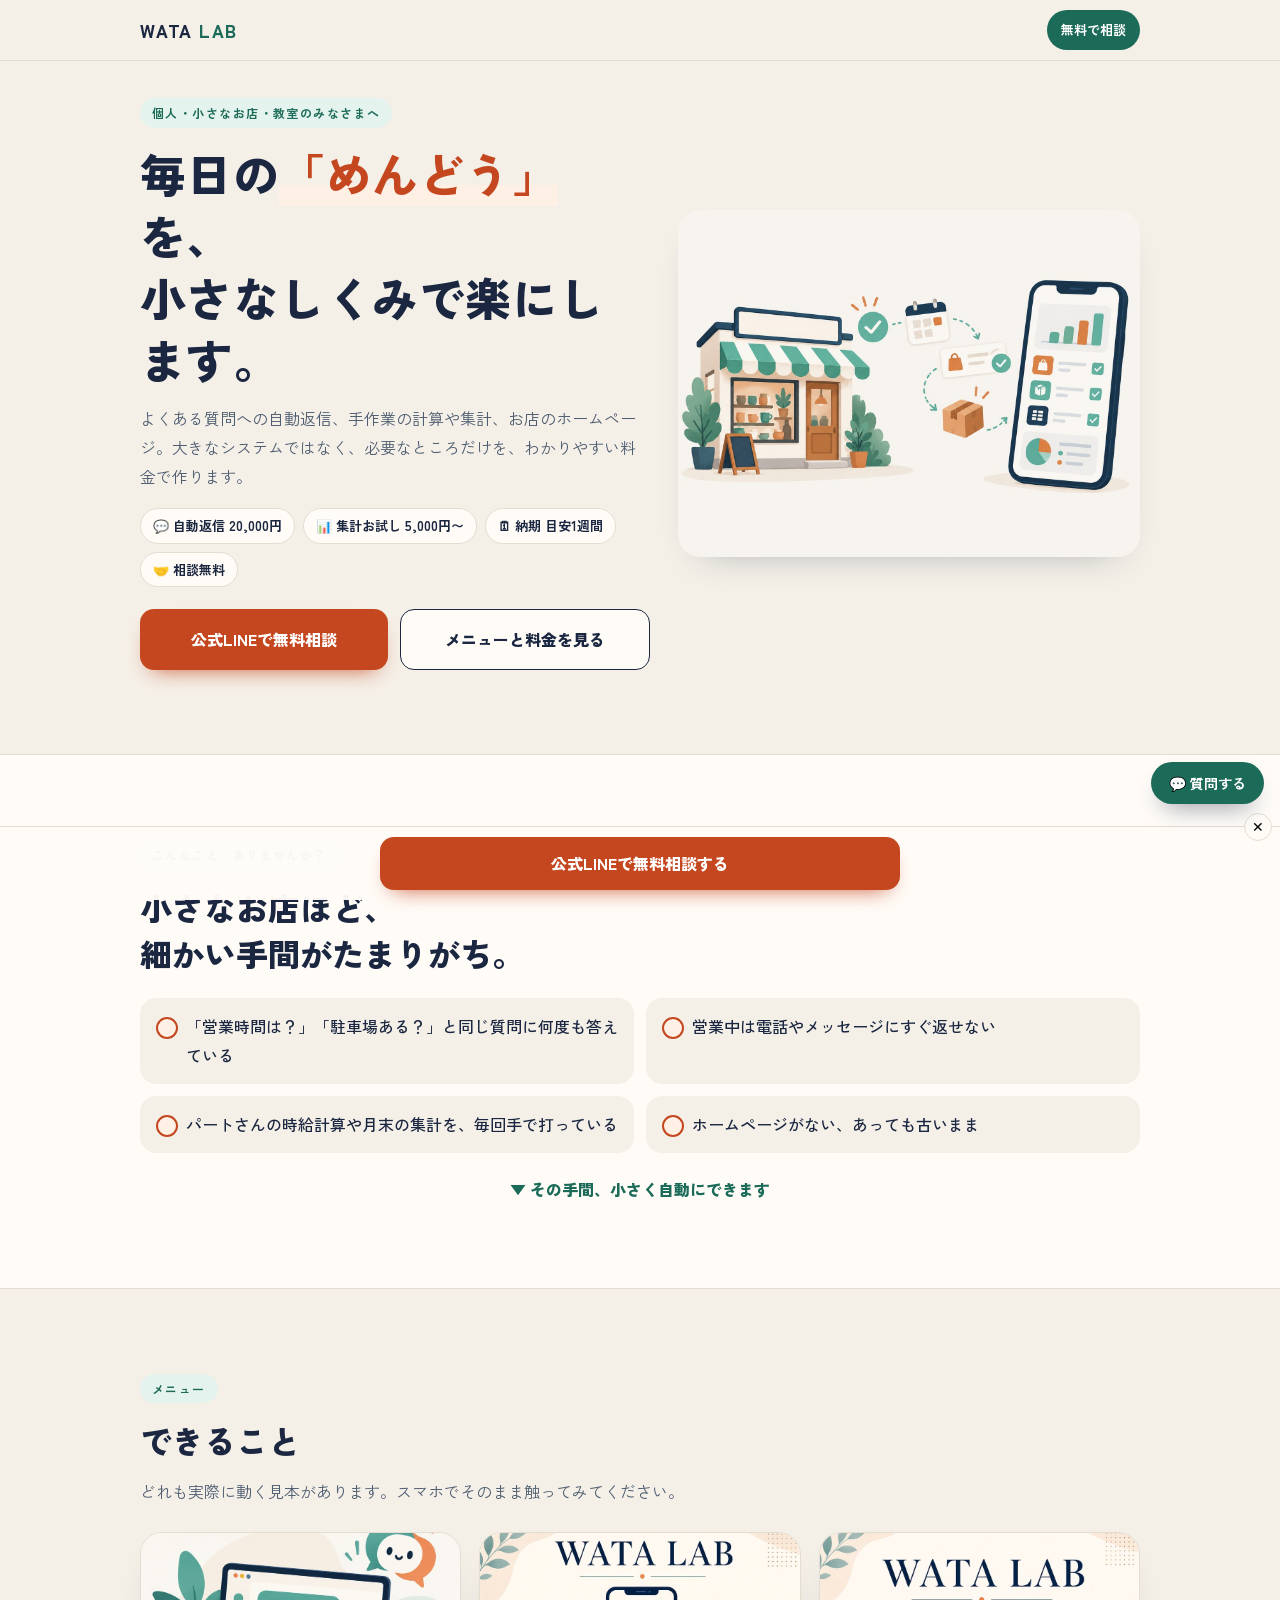
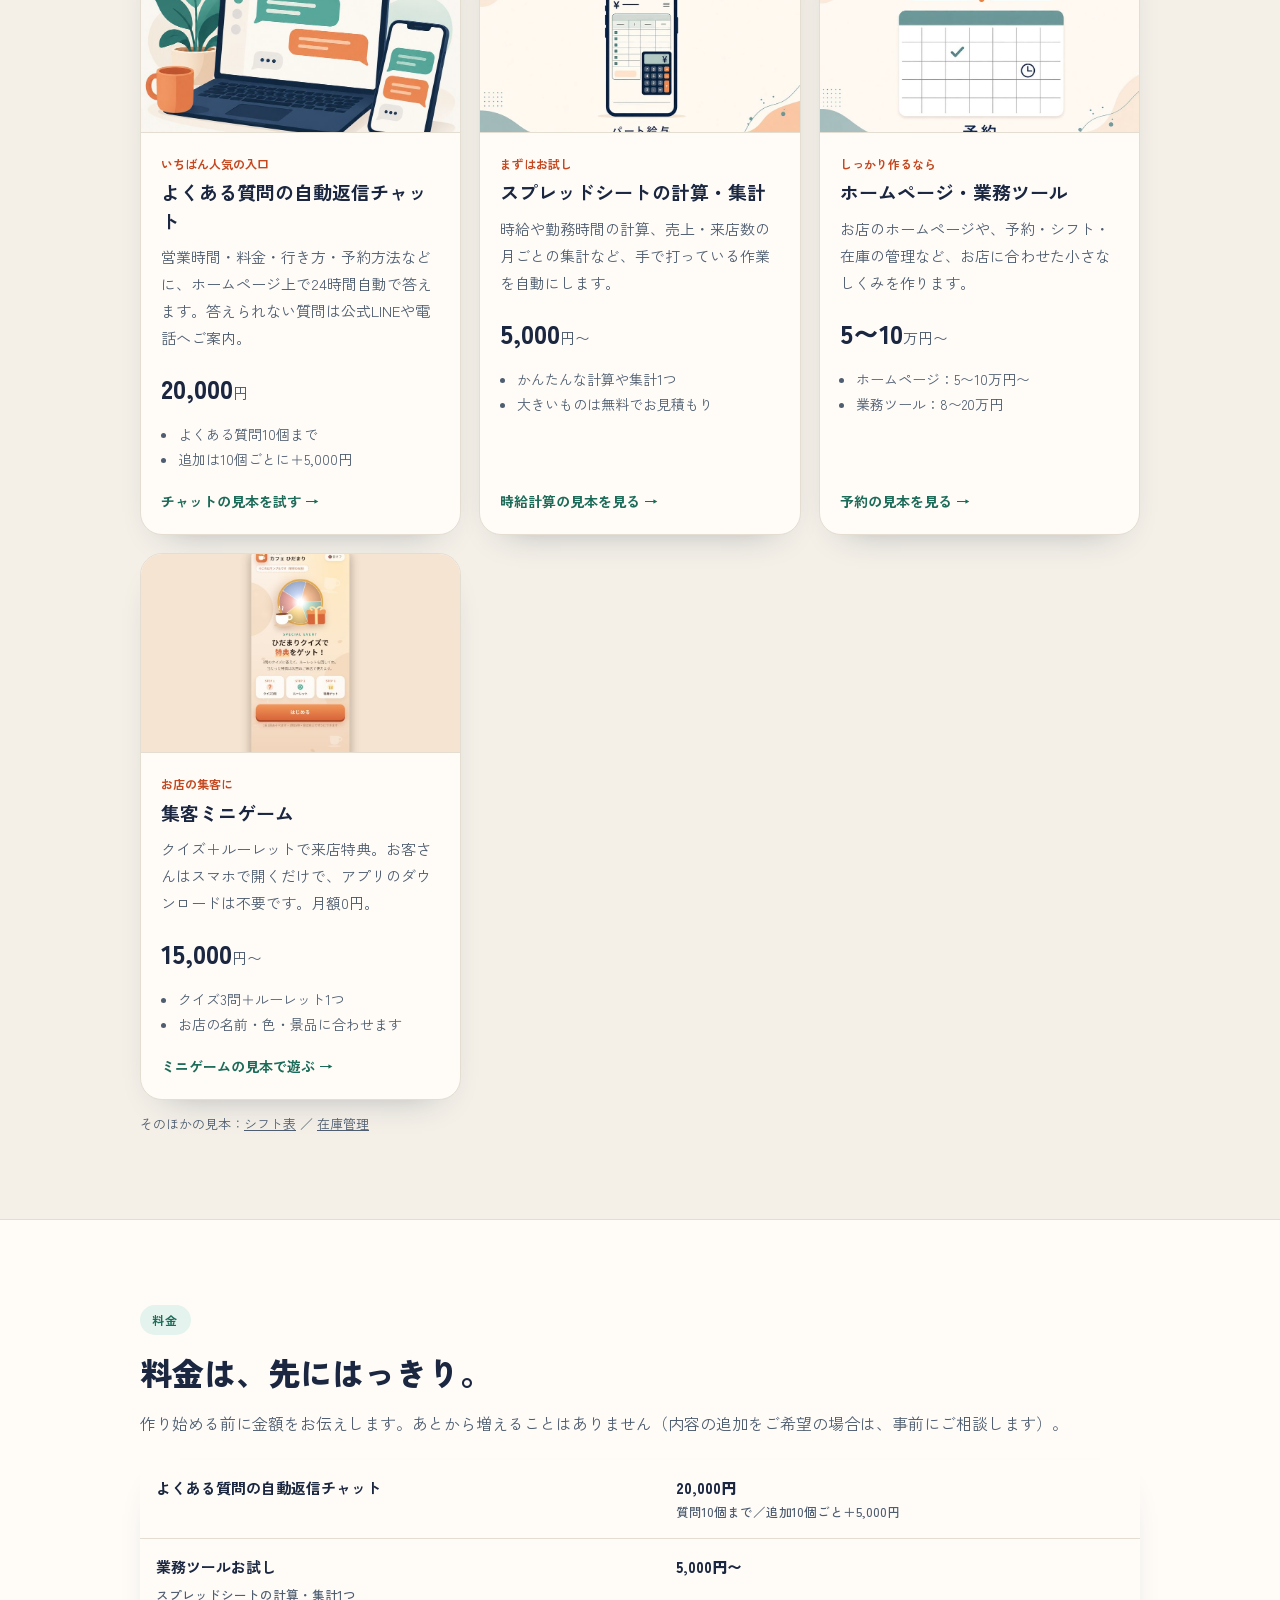
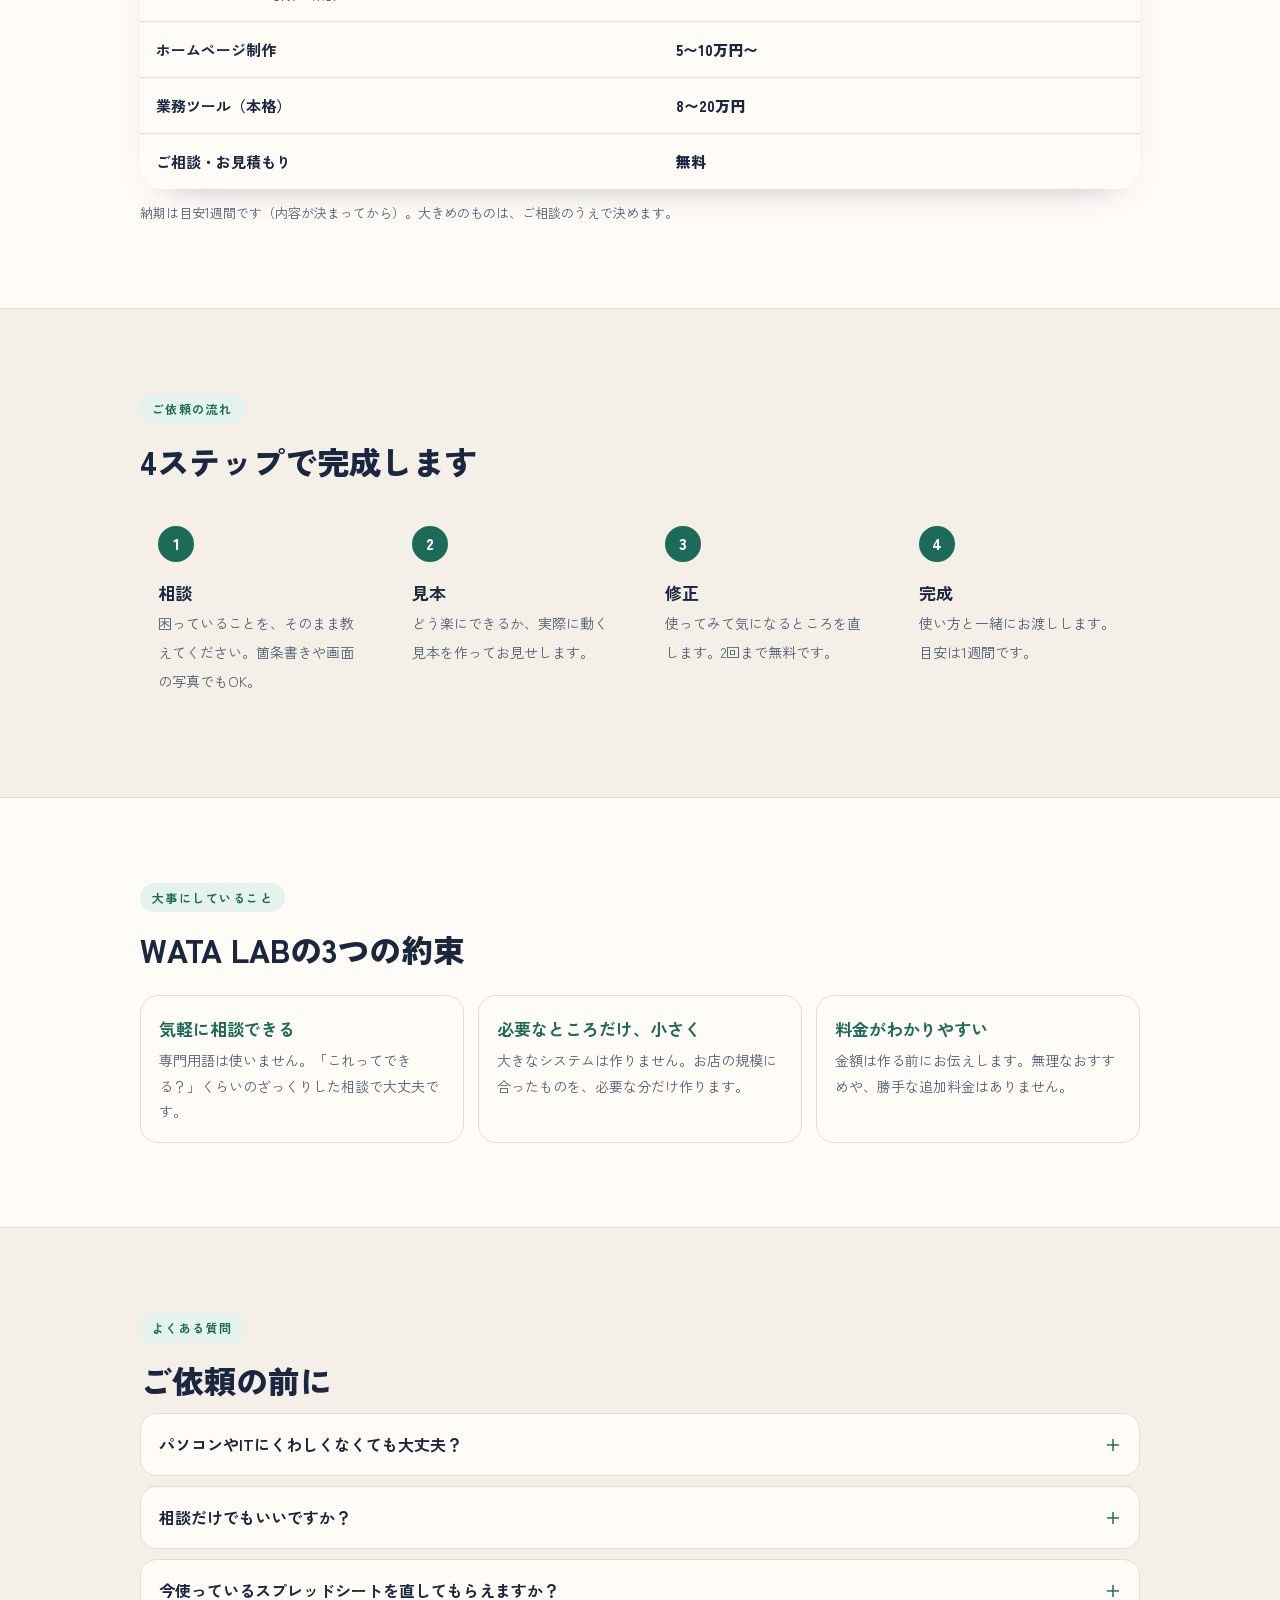
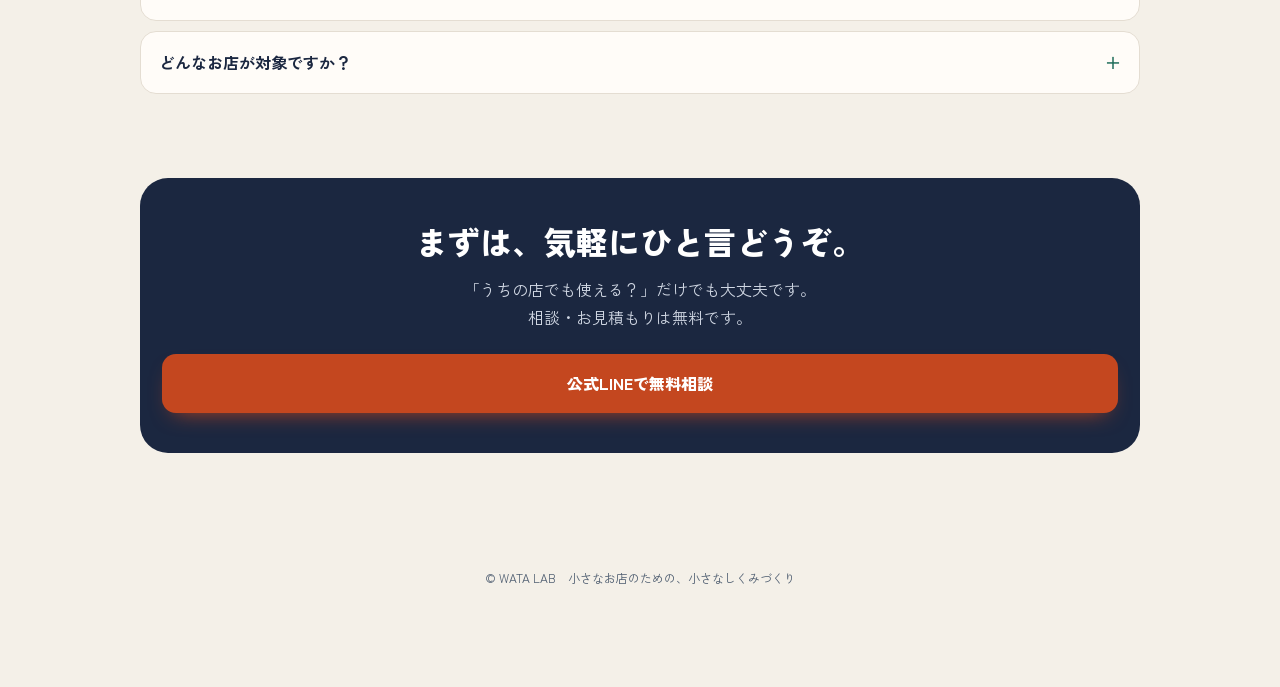
<file: biz/index.html>
<!DOCTYPE html>
<html lang="ja">
<head>
<meta charset="UTF-8">
<meta name="viewport" content="width=device-width,initial-scale=1">
<title>WATA LAB｜小さなお店の「めんどう」を、小さなしくみで楽に</title>
<meta name="description" content="個人・小さなお店・教室向けに、よくある質問の自動返信チャット、スプレッドシートの自動計算、ホームページを作ります。料金は事前にわかりやすく。相談無料。">
<meta property="og:title" content="WATA LAB｜小さなお店向けのしくみづくり">
<meta property="og:image" content="../assets/ogp.jpg">
<link rel="preconnect" href="https://fonts.googleapis.com">
<link rel="preconnect" href="https://fonts.gstatic.com" crossorigin>
<link href="https://fonts.googleapis.com/css2?family=Zen+Kaku+Gothic+New:wght@400;500;700;900&display=swap" rel="stylesheet">
<style>
:root{--ink:#1b2740;--muted:#4e5d70;--cream:#f4f0e8;--paper:#fffcf8;--line:#e4ddd2;--teal:#1c6b58;--teal-soft:#e4f3ed;--orange:#c4471f;--orange-deep:#a33816;--orange-soft:#fff0e6;--shadow:0 16px 36px -26px rgba(27,39,64,.45);--r:22px;--font:"Zen Kaku Gothic New","Hiragino Sans","Hiragino Kaku Gothic ProN","Noto Sans JP","Yu Gothic",Meiryo,sans-serif}
*{box-sizing:border-box;margin:0}
body{font-family:var(--font);color:var(--ink);background:var(--cream);line-height:1.8;font-size:16px;padding-bottom:88px}
img{max-width:100%;display:block}
a{color:inherit}
.wrap{max-width:1040px;margin:0 auto;padding:0 20px}
header{position:sticky;top:0;z-index:20;background:rgba(244,240,232,.92);backdrop-filter:blur(8px);border-bottom:1px solid var(--line)}
header .wrap{display:flex;align-items:center;justify-content:space-between;height:60px}
.logo{font-weight:900;letter-spacing:.08em;text-decoration:none;font-size:18px}
.logo span{color:var(--teal)}
.hbtn{font-size:13px;font-weight:700;text-decoration:none;background:var(--teal);color:#fff;padding:8px 14px;border-radius:999px}
section{padding:56px 0}
.eyebrow{display:inline-block;font-size:12px;font-weight:700;letter-spacing:.12em;color:var(--teal);background:var(--teal-soft);padding:4px 12px;border-radius:999px;margin-bottom:14px}
h1{font-size:clamp(28px,7.4vw,46px);line-height:1.35;font-weight:900;letter-spacing:.01em}
h1 em{font-style:normal;color:var(--orange);background:linear-gradient(transparent 68%,var(--orange-soft) 68%)}
h2{font-size:clamp(23px,5.6vw,32px);line-height:1.45;font-weight:900;margin-bottom:10px}
.lead{color:var(--muted);margin-top:14px}
.hero{padding-top:36px}
.hero-grid{display:grid;gap:28px}
.hero img{display:block;border-radius:var(--r);box-shadow:var(--shadow);aspect-ratio:1448/1086;height:auto;object-fit:contain;width:100%;max-width:100%}
.chips{display:flex;flex-wrap:wrap;gap:8px;margin:18px 0 22px}
.chips li{list-style:none;font-size:13px;font-weight:700;background:var(--paper);border:1px solid var(--line);padding:5px 12px;border-radius:999px}
.chips{padding:0}
.btn{display:flex;align-items:center;justify-content:center;gap:8px;font-weight:900;text-decoration:none;border-radius:14px;padding:15px 20px;font-size:16px}
.btn-line{background:var(--orange);color:#fff;box-shadow:0 10px 22px -12px var(--orange)}
.btn-line:hover{background:var(--orange-deep)}
.btn-sub{background:var(--paper);border:1.5px solid var(--ink);margin-top:10px}
.small{font-size:13px;color:var(--muted);margin-top:10px;text-align:center}
.alt{background:var(--paper);border-top:1px solid var(--line);border-bottom:1px solid var(--line)}
.worries{display:grid;gap:12px;margin-top:22px;padding:0}
.worries li{list-style:none;background:var(--cream);border-radius:16px;padding:14px 16px 14px 46px;position:relative;font-weight:500}
.worries li::before{content:"";position:absolute;left:16px;top:19px;width:18px;height:18px;border-radius:50%;background:var(--orange-soft);border:2px solid var(--orange)}
.arrow{text-align:center;margin-top:22px;font-weight:900;color:var(--teal)}
.cards{display:grid;gap:18px;margin-top:26px}
.card{background:var(--paper);border:1px solid var(--line);border-radius:var(--r);overflow:hidden;box-shadow:var(--shadow);display:flex;flex-direction:column}
.card img{aspect-ratio:16/10;object-fit:cover;width:100%;border-bottom:1px solid var(--line)}
.card .body{padding:20px;display:flex;flex-direction:column;flex:1}
.tag{font-size:12px;font-weight:700;color:var(--orange)}
.card h3{font-size:19px;line-height:1.5;margin:4px 0 8px}
.card p{color:var(--muted);font-size:15px}
.price{margin-top:14px;font-size:15px}
.price b{font-size:26px;font-weight:900;color:var(--ink)}
.card ul{margin:10px 0 0;padding-left:1.2em;color:var(--muted);font-size:14px}
.demo{margin-top:auto;padding-top:16px;font-weight:700;color:var(--teal);font-size:14px;text-decoration:none}
.demo::after{content:" →"}
table{width:100%;border-collapse:collapse;margin-top:22px;background:var(--paper);border-radius:var(--r);overflow:hidden;box-shadow:var(--shadow)}
th,td{padding:14px 16px;border-bottom:1px solid var(--line);text-align:left;font-size:15px;vertical-align:top}
th{width:52%;font-weight:700}
td{font-weight:900;white-space:nowrap}
td small{display:block;font-weight:500;color:var(--muted);white-space:normal}
tr:last-child th,tr:last-child td{border-bottom:0}
.note{font-size:13px;color:var(--muted);margin-top:12px}
.steps{display:grid;gap:14px;margin-top:24px;padding:0;counter-reset:s}
.steps li{list-style:none;background:var(--cream);border-radius:18px;padding:18px 18px 18px 70px;position:relative;counter-increment:s}
.steps li::before{content:counter(s);position:absolute;left:18px;top:18px;width:36px;height:36px;border-radius:50%;background:var(--teal);color:#fff;font-weight:900;display:grid;place-items:center}
.steps b{display:block;font-size:17px}
.steps span{color:var(--muted);font-size:14px}
.points{display:grid;gap:14px;margin-top:22px}
.point{background:var(--paper);border:1px solid var(--line);border-radius:18px;padding:18px}
.point b{display:block;font-size:17px;color:var(--teal);margin-bottom:4px}
.point p{font-size:14px;color:var(--muted)}
details{background:var(--paper);border:1px solid var(--line);border-radius:16px;margin-top:10px;padding:0 18px}
summary{cursor:pointer;font-weight:700;padding:16px 0;list-style:none;position:relative;padding-right:28px}
summary::after{content:"＋";position:absolute;right:0;color:var(--teal)}
details[open] summary::after{content:"－"}
details p{padding-bottom:16px;color:var(--muted);font-size:15px}
.final{background:var(--ink);color:#fff;text-align:center;border-radius:28px;padding:40px 22px}
.final p{color:#cfd6e2;margin:10px 0 22px}
footer{text-align:center;font-size:12px;color:var(--muted);padding:30px 0 10px}
.bar{position:fixed;left:0;right:0;bottom:0;z-index:30;padding:10px 14px calc(10px + env(safe-area-inset-bottom));background:rgba(255,252,248,.96);border-top:1px solid var(--line);transition:transform .3s}
body.wl-chat-open .bar{display:none}.bar.hide{transform:translateY(110%)}
.bar .btn{max-width:520px;margin:0 auto;padding:12px}
.bar .x{position:absolute;right:8px;top:-14px;width:28px;height:28px;border-radius:50%;border:1px solid var(--line);background:var(--paper);font-size:14px;cursor:pointer}
@media(min-width:760px){
 section{padding:84px 0}
 .hero-grid{grid-template-columns:1.05fr .95fr;align-items:center}
 .hero .btns{display:flex;gap:12px}.hero .btns .btn{flex:1}.btn-sub{margin-top:0}
 .worries{grid-template-columns:1fr 1fr}
 .cards{grid-template-columns:repeat(3,1fr)}
 .steps{grid-template-columns:repeat(4,1fr)}.steps li{padding:70px 18px 18px}
 .points{grid-template-columns:repeat(3,1fr)}
 .center{text-align:center}
}
</style>
</head>
<body>
<header><div class="wrap"><a class="logo" href="./">WATA <span>LAB</span></a><a class="hbtn" href="https://lin.ee/n3TOIyU" target="_blank" rel="noopener">無料で相談</a></div></header>

<main>
<section class="hero"><div class="wrap hero-grid">
 <div>
  <span class="eyebrow">個人・小さなお店・教室のみなさまへ</span>
  <h1>毎日の<em>「めんどう」</em>を、<br>小さなしくみで楽にします。</h1>
  <p class="lead">よくある質問への自動返信、手作業の計算や集計、お店のホームページ。大きなシステムではなく、必要なところだけを、わかりやすい料金で作ります。</p>
  <ul class="chips"><li>💬 自動返信 20,000円</li><li>📊 集計お試し 5,000円〜</li><li>🗓 納期 目安1週間</li><li>🤝 相談無料</li></ul>
  <div class="btns">
   <a class="btn btn-line" href="https://lin.ee/n3TOIyU" target="_blank" rel="noopener">公式LINEで無料相談</a>
   <a class="btn btn-sub" href="#menu">メニューと料金を見る</a>
  </div>
 </div>
 <img src="../assets/store-phone.jpg" alt="スマホでお店の情報を確認しているイメージ" width="800" height="600">
</div></section>

<section class="alt"><div class="wrap">
 <span class="eyebrow">こんなこと、ありませんか？</span>
 <h2>小さなお店ほど、<br>細かい手間がたまりがち。</h2>
 <ul class="worries">
  <li>「営業時間は？」「駐車場ある？」と同じ質問に何度も答えている</li>
  <li>営業中は電話やメッセージにすぐ返せない</li>
  <li>パートさんの時給計算や月末の集計を、毎回手で打っている</li>
  <li>ホームページがない、あっても古いまま</li>
 </ul>
 <p class="arrow">▼ その手間、小さく自動にできます</p>
</div></section>

<section id="menu"><div class="wrap">
 <span class="eyebrow">メニュー</span>
 <h2>できること</h2>
 <p class="lead">どれも実際に動く見本があります。スマホでそのまま触ってみてください。</p>
 <div class="cards">
  <article class="card">
   <img src="../assets/thumb-chatbot.jpg" alt="チャットの見本画面" loading="lazy">
   <div class="body">
    <span class="tag">いちばん人気の入口</span>
    <h3>よくある質問の自動返信チャット</h3>
    <p>営業時間・料金・行き方・予約方法などに、ホームページ上で24時間自動で答えます。答えられない質問は公式LINEや電話へご案内。</p>
    <p class="price"><b>20,000</b>円</p>
    <ul><li>よくある質問10個まで</li><li>追加は10個ごとに＋5,000円</li></ul>
    <a class="demo" href="../demo-chatbot.html">チャットの見本を試す</a>
   </div>
  </article>
  <article class="card">
   <img src="../assets/thumb-payroll.jpg" alt="時給計算の見本画面" loading="lazy">
   <div class="body">
    <span class="tag">まずはお試し</span>
    <h3>スプレッドシートの計算・集計</h3>
    <p>時給や勤務時間の計算、売上・来店数の月ごとの集計など、手で打っている作業を自動にします。</p>
    <p class="price"><b>5,000</b>円〜</p>
    <ul><li>かんたんな計算や集計1つ</li><li>大きいものは無料でお見積もり</li></ul>
    <a class="demo" href="../part-time-payroll-demo.html">時給計算の見本を見る</a>
   </div>
  </article>
  <article class="card">
   <img src="../assets/thumb-booking.jpg" alt="予約の見本画面" loading="lazy">
   <div class="body">
    <span class="tag">しっかり作るなら</span>
    <h3>ホームページ・業務ツール</h3>
    <p>お店のホームページや、予約・シフト・在庫の管理など、お店に合わせた小さなしくみを作ります。</p>
    <p class="price"><b>5〜10</b>万円〜</p>
    <ul><li>ホームページ：5〜10万円〜</li><li>業務ツール：8〜20万円</li></ul>
    <a class="demo" href="../demo-booking.html">予約の見本を見る</a>
   </div>
  </article>
 <article class="card">
   <img src="../assets/thumb-campaign.jpg" alt="集客ミニゲームの見本画面" loading="lazy">
   <div class="body">
    <span class="tag">お店の集客に</span>
    <h3>集客ミニゲーム</h3>
    <p>クイズ＋ルーレットで来店特典。お客さんはスマホで開くだけで、アプリのダウンロードは不要です。月額0円。</p>
    <p class="price"><b>15,000</b>円〜</p>
    <ul><li>クイズ3問＋ルーレット1つ</li><li>お店の名前・色・景品に合わせます</li></ul>
    <a class="demo" href="../demo-campaign-game.html">ミニゲームの見本で遊ぶ</a>
   </div>
  </article>
 </div>
 <p class="note">そのほかの見本：<a href="../demo-shift.html">シフト表</a> ／ <a href="../demo-inventory.html">在庫管理</a></p>
</div></section>

<section class="alt"><div class="wrap">
 <span class="eyebrow">料金</span>
 <h2>料金は、先にはっきり。</h2>
 <p class="lead">作り始める前に金額をお伝えします。あとから増えることはありません（内容の追加をご希望の場合は、事前にご相談します）。</p>
 <table>
  <tr><th>よくある質問の自動返信チャット</th><td>20,000円<small>質問10個まで／追加10個ごと＋5,000円</small></td></tr>
  <tr><th>業務ツールお試し<br><small style="font-weight:500;color:var(--muted)">スプレッドシートの計算・集計1つ</small></th><td>5,000円〜</td></tr>
  <tr><th>ホームページ制作</th><td>5〜10万円〜</td></tr>
  <tr><th>業務ツール（本格）</th><td>8〜20万円</td></tr>
  <tr><th>ご相談・お見積もり</th><td>無料</td></tr>
 </table>
 <p class="note">納期は目安1週間です（内容が決まってから）。大きめのものは、ご相談のうえで決めます。</p>
</div></section>

<section><div class="wrap">
 <span class="eyebrow">ご依頼の流れ</span>
 <h2>4ステップで完成します</h2>
 <ol class="steps">
  <li><b>相談</b><span>困っていることを、そのまま教えてください。箇条書きや画面の写真でもOK。</span></li>
  <li><b>見本</b><span>どう楽にできるか、実際に動く見本を作ってお見せします。</span></li>
  <li><b>修正</b><span>使ってみて気になるところを直します。2回まで無料です。</span></li>
  <li><b>完成</b><span>使い方と一緒にお渡しします。目安は1週間です。</span></li>
 </ol>
</div></section>

<section class="alt"><div class="wrap">
 <span class="eyebrow">大事にしていること</span>
 <h2>WATA LABの3つの約束</h2>
 <div class="points">
  <div class="point"><b>気軽に相談できる</b><p>専門用語は使いません。「これってできる？」くらいのざっくりした相談で大丈夫です。</p></div>
  <div class="point"><b>必要なところだけ、小さく</b><p>大きなシステムは作りません。お店の規模に合ったものを、必要な分だけ作ります。</p></div>
  <div class="point"><b>料金がわかりやすい</b><p>金額は作る前にお伝えします。無理なおすすめや、勝手な追加料金はありません。</p></div>
 </div>
</div></section>

<section><div class="wrap">
 <span class="eyebrow">よくある質問</span>
 <h2>ご依頼の前に</h2>
 <details><summary>パソコンやITにくわしくなくても大丈夫？</summary><p>大丈夫です。使い方はスマホの画面に合わせてかんたんにお伝えします。</p></details>
 <details><summary>相談だけでもいいですか？</summary><p>もちろんです。相談とお見積もりは無料で、依頼しなくても費用はかかりません。</p></details>
 <details><summary>今使っているスプレッドシートを直してもらえますか？</summary><p>はい。今のシートを見せていただければ、そのまま活かして楽にする方法をご提案します。</p></details>
 <details><summary>どんなお店が対象ですか？</summary><p>美容院・サロン、教室、カフェや飲食店、整体など、個人や小さなお店・施設のみなさまです。</p></details>
</div></section>

<section style="padding-top:0"><div class="wrap">
 <div class="final">
  <h2>まずは、気軽にひと言どうぞ。</h2>
  <p>「うちの店でも使える？」だけでも大丈夫です。<br>相談・お見積もりは無料です。</p>
  <a class="btn btn-line" href="https://lin.ee/n3TOIyU" target="_blank" rel="noopener">公式LINEで無料相談</a>
 </div>
</div></section>
</main>

<footer>© WATA LAB　小さなお店のための、小さなしくみづくり</footer>

<div class="bar" id="bar"><button class="x" aria-label="閉じる" onclick="document.getElementById('bar').remove();try{sessionStorage.setItem('bizBarOff','1')}catch(e){}">✕</button><a class="btn btn-line" href="https://lin.ee/n3TOIyU" target="_blank" rel="noopener">公式LINEで無料相談する</a></div>
<script>
(function(){var b=document.getElementById('bar');try{if(sessionStorage.getItem('bizBarOff')){b.remove();document.body.style.paddingBottom='0';return}}catch(e){}
var last=Math.max(0,scrollY),acc=0,tick=false;function ev(){tick=false;if(document.body.classList.contains('wl-chat-open'))return;var max=Math.max(0,document.documentElement.scrollHeight-innerHeight),y=Math.min(Math.max(scrollY,0),max),dy=y-last;last=y;if(!dy)return;if((dy>0)!==(acc>0))acc=0;acc+=dy;if(y<=60){b.classList.remove('hide');return}if(max-y<=60)return;if(acc>40){b.classList.add('hide');acc=0}else if(acc<-40){b.classList.remove('hide');acc=0}}
addEventListener('scroll',function(){if(!tick){tick=true;requestAnimationFrame(ev)}},{passive:true});})();
</script>
<script>
window.WL_CHAT={hello:"こんにちは！WATA LABです。\n下のボタンか入力で、気になることを聞いてください。",
fallback:"すみません、うまくお答えできませんでした。\n<a href='https://lin.ee/n3TOIyU' target='_blank' rel='noopener'>公式LINE</a> で気軽に聞いてください（相談・お見積もりは無料です）。",
items:[
{label:"料金は？",keys:["料金","値段","いくら","費用","価格","円"],a:"・よくある質問の自動返信チャット：20,000円（質問10個まで、追加10個ごと＋5,000円）\n・業務ツールお試し（計算・集計1つ）：5,000円〜\n・ホームページ：5〜10万円〜\n・業務ツール：8〜20万円\n・相談・見積：無料"},
{label:"何が作れる？",keys:["作れ","できる","何","サンプル","見本"],a:"お店のホームページや、予約・シフト・在庫・時給計算などの業務ツール、来店特典のミニゲーム（クイズ＋ルーレット）を作ります。<a href=\"#menu\">見本</a>はこのページから触れます。納期は目安1週間です。"},
{label:"相談は無料？",keys:["無料","相談","見積"],a:"はい、相談と見積は無料です。相談だけで終わっても大丈夫です。"},
{label:"どう頼むの？",keys:["頼","依頼","流れ","申し込","連絡"],a:"相談→見本→修正（2回まで無料）→完成、の流れです。まずは<a href='https://lin.ee/n3TOIyU' target='_blank' rel='noopener'>公式LINE</a> からどうぞ。"},
{label:"LINEで相談",href:"https://lin.ee/n3TOIyU",keys:["LINE","ライン"],a:"こちらからどうぞ👉 <a href='https://lin.ee/n3TOIyU' target='_blank' rel='noopener'>公式LINE</a>"}]};
</script>
<script src="../assets/wl-chat.js"></script>
</body>
</html>
</file>
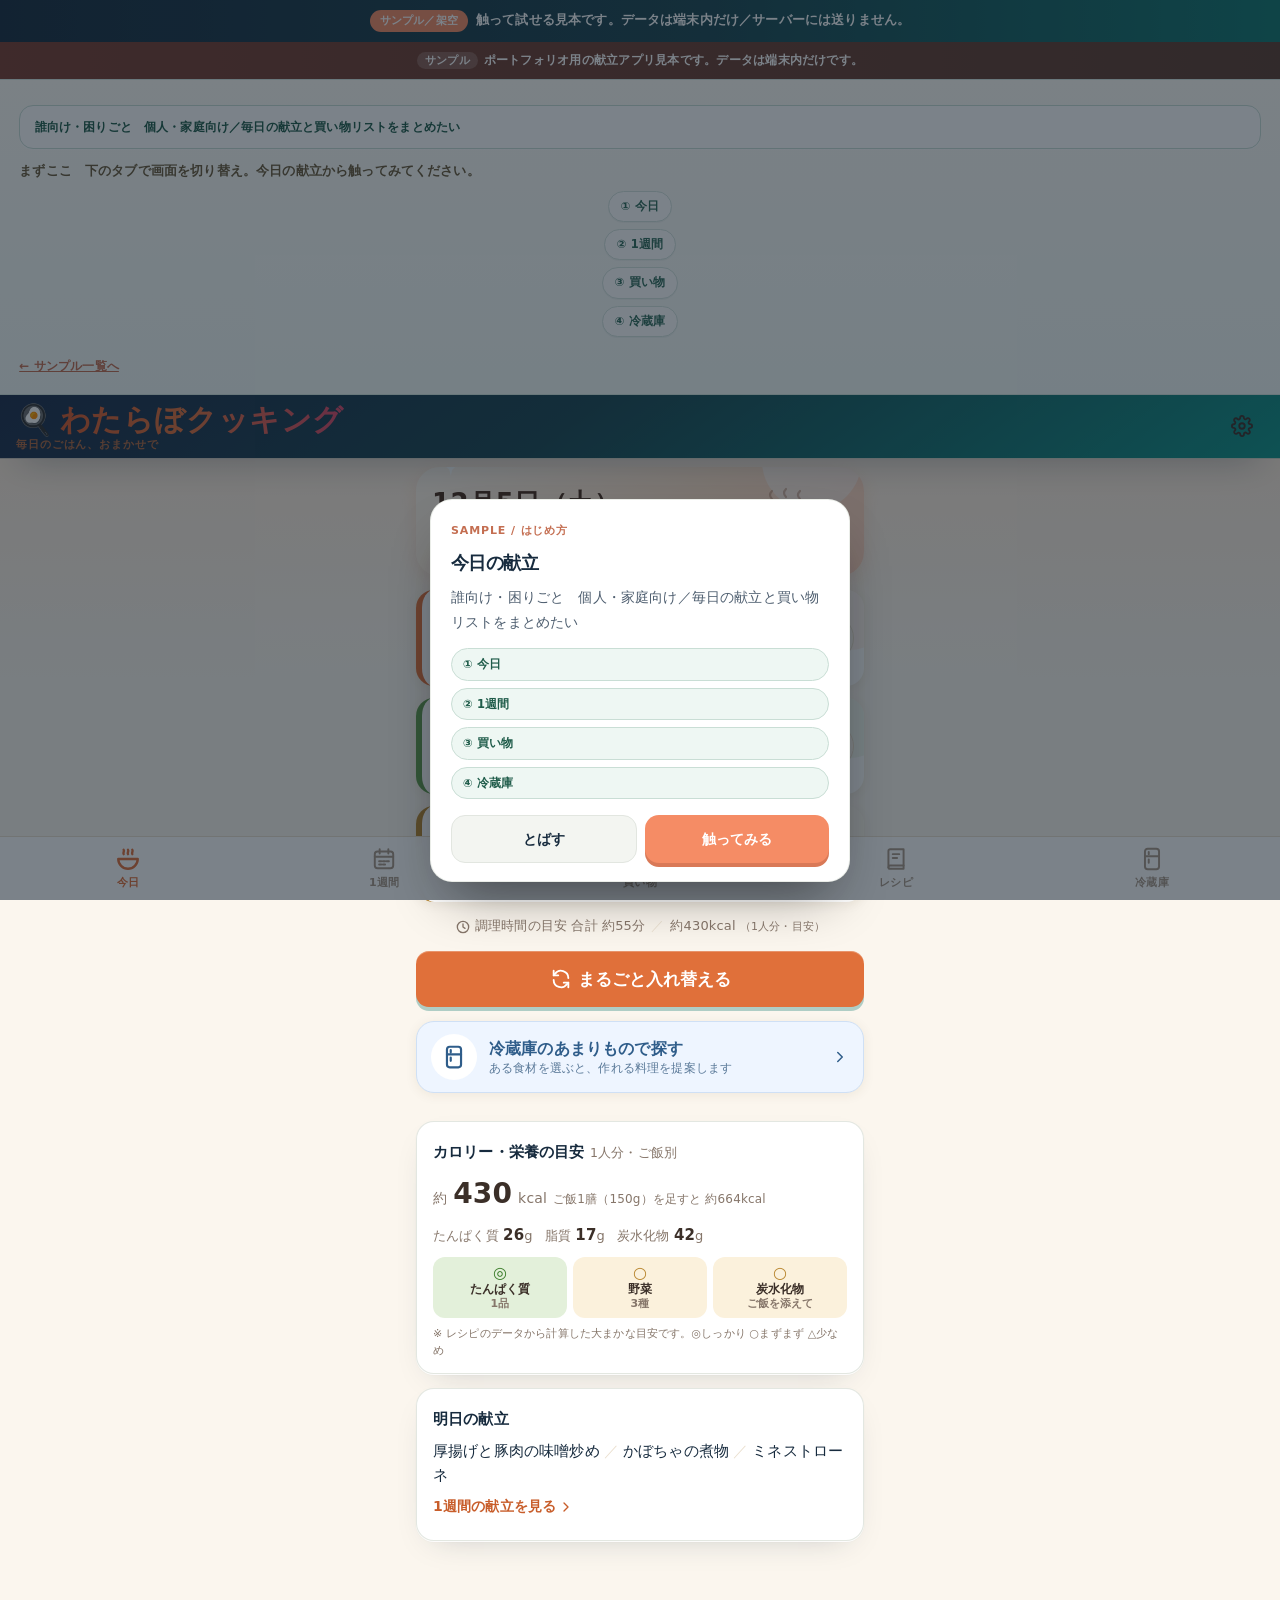
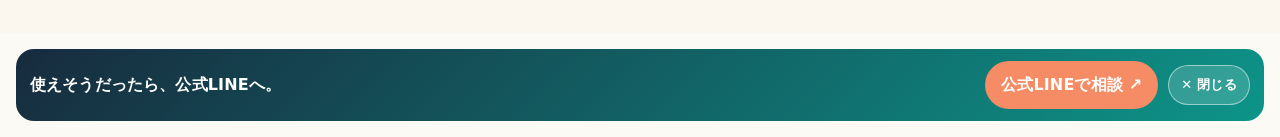
<file: demo-kondate/index.html>
<!doctype html>
<html lang="ja">
<head>
  <meta charset="utf-8">
  <meta name="viewport" content="width=device-width, initial-scale=1, viewport-fit=cover">
  <meta name="theme-color" content="#fbf6ee">
  <meta name="description" content="わたらぼクッキング：毎日の献立を自動で考えて、1週間分の買い物リストまで作れるアプリ">
  <meta name="apple-mobile-web-app-capable" content="yes">
  <meta name="mobile-web-app-capable" content="yes">
  <meta name="apple-mobile-web-app-status-bar-style" content="default">
  <meta name="apple-mobile-web-app-title" content="わたらぼ">
  <meta name="application-name" content="わたらぼクッキング">
  <link rel="manifest" href="manifest.json">
  <link rel="icon" href="icons/icon.svg" type="image/svg+xml">
  <link rel="apple-touch-icon" href="icons/apple-touch-icon.png">
  <link rel="stylesheet" href="css/style.css">
  <style>
    .sample-strip{
      background:#7a3b2e;color:#fff;text-align:center;
      font-size:12px;font-weight:800;padding:8px 12px;line-height:1.45;
    }
    .sample-strip strong{background:rgba(255,255,255,.2);padding:2px 8px;border-radius:999px;margin-right:6px;font-size:11px}
    .howto-strip{
      background:#fff8e6;border-bottom:1px solid #f0e6c8;color:#6a5a3a;
      padding:10px 14px;font-size:13px;font-weight:700;line-height:1.5;
    }
    .howto-strip .steps{display:flex;flex-wrap:wrap;gap:6px;margin-top:6px}
    .howto-strip .steps span{
      background:#fff;border:1px solid #e8d9b0;border-radius:999px;
      padding:4px 10px;font-size:12px;font-weight:800;color:#8a6a20;
    }
    .back-lab{
      display:inline-flex;align-items:center;gap:4px;margin-top:6px;
      font-size:12px;font-weight:800;color:#c46e51;text-decoration:underline;
    }
  
.howto-strip .for-whom{font-size:12px;font-weight:700;color:#115e59;background:#ccfbf1;border:1px solid #99f6e4;border-radius:10px;padding:8px 10px;margin:0 0 8px;line-height:1.45}


/* ===== WATA LAB quality polish v5 ===== */
:root{
  --wl-navy:#172b3e;
  --wl-teal:#0d9488;
  --wl-teal-deep:#0f766e;
  --wl-orange:#f58c65;
  --wl-orange-deep:#d97957;
  --wl-cream:#f7f6ef;
  --wl-cream-2:#fbfaf5;
  --wl-muted:#4f5f70;
  --wl-line:#e2e6e0;
  --wl-shadow:0 1px 0 rgba(255,255,255,.85), 0 14px 36px -22px rgba(23,43,62,.32);
  --wl-shadow-hover:0 22px 44px -18px rgba(23,43,62,.28);
  --wl-radius:20px;
  --wl-ease:cubic-bezier(.22,.7,.25,1);
}
html{-webkit-font-smoothing:antialiased;text-rendering:optimizeLegibility;scroll-behavior:smooth}
body{background:var(--wl-cream-2)!important;color:var(--wl-navy)}
::selection{background:#ffe0ab;color:#172b3e}
a:focus-visible,button:focus-visible,input:focus-visible,select:focus-visible,textarea:focus-visible,summary:focus-visible,[tabindex]:focus-visible{
  outline:3px solid var(--wl-orange)!important;outline-offset:2px!important;
}
.banner,.top,.app-header{
  background:linear-gradient(145deg,#172b3e 0%,#1a4550 42%,#0d9488 100%)!important;
  box-shadow:0 16px 32px -20px rgba(23,43,62,.5);
}
.banner h1,.top h1,.app-header h1{letter-spacing:-.035em;font-weight:900}
.sample-banner,.sample-strip{
  background:linear-gradient(90deg,#7a3b2e,#5c3d2e)!important;
  font-size:12px!important;font-weight:800;padding:10px 14px!important;
  letter-spacing:.02em;text-align:center;color:#fff;
}
.sample-banner strong,.sample-strip strong{
  background:rgba(255,255,255,.18);padding:2px 8px;border-radius:999px;margin-right:6px;
}
.howto,.howto-strip{
  background:linear-gradient(180deg,#fffdf8 0%,#f3faf7 100%)!important;
  border:1px solid #d7e8e1!important;
  border-radius:18px!important;
  box-shadow:var(--wl-shadow);
  padding:1.15rem 1.2rem!important;
  margin:1.1rem 0 1.25rem!important;
}
.howto::before,.howto-strip::before{display:none!important}
.howto-title{
  display:flex;align-items:center;gap:.5rem;
  font-size:1.05rem!important;font-weight:900!important;letter-spacing:-.025em;
  color:var(--wl-navy)!important;margin:0 0 .5rem!important;
}
.howto .for-whom,.howto-strip .for-whom,.for-whom{
  background:#fff!important;border:1px solid #c9ded5!important;
  color:#1f5c4a!important;border-radius:14px!important;
  padding:.75rem .9rem!important;margin:.4rem 0 .75rem!important;
  box-shadow:0 1px 0 rgba(255,255,255,.85);line-height:1.55;font-weight:700;
}
.howto .steps,.howto-strip .steps,.step-flow{display:flex;flex-wrap:wrap;gap:7px;margin-top:10px;align-items:center}
.howto .steps span,.howto-strip .steps span,.howto .hint span,.step-flow span{
  background:#fff;border:1px solid #d5e4de;border-radius:999px;
  padding:6px 12px;font-size:11.5px;font-weight:800;color:#2f6b5a;
  box-shadow:0 1px 0 rgba(23,43,62,.04);
}
.step-flow .arrow{border:none!important;background:transparent!important;box-shadow:none!important;color:#9aab9f;padding:0 2px!important}
.card,.panel,.feature,.item-card,.staff-card,.day-card,.inv-card,.book-card,.report-card,.tile,.shift-cell{
  transition:transform .18s var(--wl-ease),box-shadow .18s,border-color .18s;
  border-radius:var(--wl-radius)!important;
}
.card,.panel,.feature,.item-card,.staff-card,.day-card,.inv-card,.book-card,.report-card{
  box-shadow:var(--wl-shadow)!important;
}
.card:hover,.panel:hover,.feature:hover,.book-card:hover,.inv-card:hover,.report-card:hover{
  box-shadow:var(--wl-shadow-hover)!important;border-color:#b7e5d8;
}
a.card:hover{transform:translateY(-4px)}
.btn,.chip,button.primary,button.accent,.btn-primary,.composer button,.quick .chip,button[type="submit"]{
  transition:transform .12s var(--wl-ease),box-shadow .12s,background .12s,border-color .12s!important;
}
.btn-primary,.composer button,button.primary,button.accent,button[type="submit"].primary{
  box-shadow:0 4px 0 rgba(15,118,110,.35)!important;
  border-radius:14px!important;font-weight:900!important;
}
.btn-primary:hover:not(:disabled),.composer button:hover:not(:disabled),button.primary:hover:not(:disabled){filter:brightness(1.05)}
.btn-primary:active:not(:disabled),.composer button:active:not(:disabled),button.primary:active:not(:disabled){
  transform:translateY(2px)!important;box-shadow:0 2px 0 rgba(15,118,110,.35)!important;
}
input,select,textarea{
  border-radius:12px!important;
  transition:border-color .15s,box-shadow .15s;
}
input:focus,select:focus,textarea:focus{
  border-color:var(--wl-teal)!important;
  box-shadow:0 0 0 3px rgba(13,148,136,.16)!important;
  outline:none;
}
.empty{
  border:1.5px dashed #c9d5cf!important;
  background:
    radial-gradient(circle at 50% 28%,rgba(13,148,136,.08),transparent 42%),
    linear-gradient(180deg,#fff,#f7faf8)!important;
  border-radius:18px!important;
  padding:1.75rem 1.2rem!important;
  color:var(--wl-muted)!important;
  text-align:center;
  font-weight:700;
  line-height:1.75;
}
.empty:before{
  content:"◇";
  display:block;font-size:1.45rem;margin-bottom:.55rem;color:#0d9488;opacity:.8;
}
.empty strong{display:block;color:var(--wl-navy);font-size:1.02rem;margin-bottom:.35rem}
.toast,.notice,.flash{
  border-radius:14px!important;
  box-shadow:var(--wl-shadow)!important;
}
.demo-nav a,.back,.back-lab{
  transition:background .15s,transform .12s,border-color .15s,filter .15s;
  border-radius:999px!important;
}
.demo-nav a:hover,.back:hover,.back-lab:hover{filter:brightness(1.08);transform:translateY(-1px)}
.hero-bar{
  background:rgba(247,246,239,.96)!important;
  border-bottom:1px solid #e2e6e0!important;
  box-shadow:0 8px 20px -18px rgba(23,43,62,.35);
  backdrop-filter:blur(10px);
}
.features .feature{border-radius:16px!important;box-shadow:var(--wl-shadow)!important}
.features .feature:hover{transform:translateY(-2px)}
.wrap{padding-bottom:3.75rem}
.bubble{transition:transform .12s ease, box-shadow .12s}
.row.user .bubble{box-shadow:0 4px 12px rgba(196,120,74,.25)}
.row.bot .bubble{box-shadow:0 2px 10px rgba(44,33,28,.06)}
.chip:hover,.quick .chip:hover{transform:translateY(-1px)}
.panel{border-radius:20px!important;box-shadow:var(--wl-shadow)!important}
.tabbar button,.tabs button,.nav-tabs button{transition:background .15s,color .15s,transform .12s}
.stat,.kpi,.summary-card{
  border-radius:16px!important;box-shadow:var(--wl-shadow)!important;
  transition:transform .18s var(--wl-ease), box-shadow .18s;
}
.stat:hover,.kpi:hover,.summary-card:hover{transform:translateY(-2px);box-shadow:var(--wl-shadow-hover)!important}
table{border-collapse:separate;border-spacing:0}
th{font-weight:800;letter-spacing:.02em}
tr{transition:background .12s}
/* v5 fixes */
td.empty:before, tr .empty:before { content:none!important; display:none!important; }
.howto.howto-inline, header + .howto, .sample-banner + .howto, .sample-strip + .howto-strip, body > .howto, body > .howto-strip,
.top + .howto{
  border-radius:0!important; margin:0!important; border-left:none!important; border-right:none!important;
}
@media (prefers-reduced-motion: reduce){
  html{scroll-behavior:auto}
  *,*::before,*::after{animation-duration:.01ms!important;animation-iteration-count:1!important;transition-duration:.01ms!important}
}



/* ===== WATA LAB quality polish v6 ===== */
.wl-coach{
  position:fixed;inset:0;z-index:80;background:rgba(15,28,41,.55);
  display:flex;align-items:flex-end;justify-content:center;padding:18px;
  opacity:0;pointer-events:none;transition:opacity .25s ease;
}
.wl-coach.show{opacity:1;pointer-events:auto}
.wl-coach .panel{
  width:min(100%,420px);background:#fff;color:#172b3e;border-radius:22px;
  padding:22px 20px 18px;box-shadow:0 24px 48px -18px rgba(0,0,0,.45);
  transform:translateY(12px);transition:transform .25s cubic-bezier(.22,.7,.25,1);
}
.wl-coach.show .panel{transform:translateY(0)}
.wl-coach .kicker{font-size:11px;font-weight:900;letter-spacing:.08em;color:#c46e51;margin-bottom:8px}
.wl-coach h2{margin:0 0 8px;font-size:1.15rem;letter-spacing:-.03em}
.wl-coach p{margin:0 0 14px;font-size:.9rem;color:#4f5f70;line-height:1.7}
.wl-coach .steps{display:flex;flex-wrap:wrap;gap:7px;margin-bottom:16px}
.wl-coach .steps span{
  background:#eef7f3;border:1px solid #c9ded5;color:#1f5c4a;
  border-radius:999px;padding:6px 11px;font-size:11.5px;font-weight:800;
}
.wl-coach .actions{display:flex;gap:8px}
.wl-coach button{
  flex:1;appearance:none;border:none;border-radius:14px;min-height:48px;
  font-family:inherit;font-weight:900;font-size:14px;cursor:pointer;
}
.wl-coach .go{background:#f58c65;color:#fff;box-shadow:0 4px 0 #d97957}
.wl-coach .skip{background:#f3f5f1;color:#172b3e;border:1px solid #e2e6e0!important}
.wl-pulse{animation:wlPulse 1.4s ease-in-out 3}
@keyframes wlPulse{
  0%,100%{box-shadow:0 4px 0 rgba(15,118,110,.35)}
  50%{box-shadow:0 0 0 6px rgba(245,140,101,.28),0 4px 0 rgba(15,118,110,.35)}
}
.wl-toast{
  position:fixed;left:50%;bottom:24px;transform:translateX(-50%) translateY(20px);
  background:#172b3e;color:#fff;padding:12px 18px;border-radius:999px;
  font-size:13px;font-weight:800;z-index:90;opacity:0;pointer-events:none;
  transition:opacity .2s, transform .2s;box-shadow:0 16px 32px -16px rgba(0,0,0,.45);
  max-width:min(92vw,420px);text-align:center;
}
.wl-toast.show{opacity:1;transform:translateX(-50%) translateY(0)}
.sample-banner,.sample-strip{position:relative}
@media (prefers-reduced-motion: reduce){
  .wl-pulse{animation:none}
  .wl-coach,.wl-coach .panel,.wl-toast{transition:none}
}

</style>
  <title>わたらぼクッキング</title>

<style>/* polish v7 kondate */
.wl-sample-strip{background:linear-gradient(90deg,#172b3e,#1a4550 55%,#0f766e);color:#fff;font-size:12.5px;font-weight:800;padding:10px 16px;text-align:center}
.wl-sample-strip strong{display:inline-block;background:#f58c65;border-radius:999px;padding:2px 10px;margin-right:8px;font-size:11px}
.wl-footer-cta{margin:1rem;padding:1.1rem 1rem;border-radius:18px;color:#fff;background:linear-gradient(135deg,#172b3e,#0d9488);display:flex;flex-wrap:wrap;gap:10px;align-items:center;justify-content:space-between}
.wl-footer-cta a{background:#f58c65;color:#fff;font-weight:900;border-radius:999px;padding:.7rem 1rem;text-decoration:none}


/* ===== WATA LAB quality polish v9 — contemporary chrome ===== */
:root{
  --wl-font:"Hiragino Sans","Hiragino Kaku Gothic ProN","Noto Sans JP",system-ui,-apple-system,"Segoe UI",Meiryo,sans-serif;
  --wl-shadow:0 1px 0 rgba(255,255,255,.9), 0 1px 2px rgba(23,43,62,.04), 0 12px 32px -18px rgba(23,43,62,.26);
  --wl-shadow-hover:0 1px 0 rgba(255,255,255,.95), 0 16px 36px -14px rgba(23,43,62,.3);
  --wl-radius:18px;
  --wl-ease:cubic-bezier(.22,.7,.25,1);
}
html{-webkit-font-smoothing:antialiased;text-rendering:optimizeLegibility}
body{font-family:var(--wl-font)!important;letter-spacing:.01em}
.banner,.top,.app-header{
  background:linear-gradient(145deg,#1a2b4a 0%,#1a4550 44%,#0d9488 100%)!important;
  box-shadow:0 18px 36px -22px rgba(23,43,62,.48)!important;
}
.banner h1,.top h1,.app-header h1{letter-spacing:-.04em!important;font-feature-settings:"palt" 1}
.howto,.howto-strip,.card,.panel,.feature,.item-card,.staff-card,.day-card,.inv-card,.book-card,.report-card,.tile{
  border-radius:var(--wl-radius)!important;
  box-shadow:var(--wl-shadow)!important;
}
.card,.panel,.feature,.book-card,.inv-card,.report-card,.item-card{
  border:1px solid rgba(226,230,224,.95)!important;
  transition:transform .18s var(--wl-ease),box-shadow .18s,border-color .18s!important;
}
@media(hover:hover){
  a.card:hover,.feature:hover,.book-card:hover,.inv-card:hover,.report-card:hover{
    transform:translateY(-3px);box-shadow:var(--wl-shadow-hover)!important;border-color:#b7e5d8!important;
  }
}
.btn-primary,.composer button,button.primary,button.accent,button[type="submit"].primary,.featured .go{
  border-radius:13px!important;
  box-shadow:0 1px 0 rgba(255,255,255,.25) inset, 0 4px 0 rgba(15,118,110,.32)!important;
  transition:transform .12s var(--wl-ease), box-shadow .12s, filter .12s!important;
}
.btn-primary:active:not(:disabled),.composer button:active:not(:disabled),button.primary:active:not(:disabled){
  transform:translateY(2px)!important;
}
.hero-bar{
  background:rgba(251,250,245,.88)!important;
  backdrop-filter:blur(16px) saturate(1.2)!important;
  -webkit-backdrop-filter:blur(16px) saturate(1.2)!important;
}
.wl-coach .panel{
  border-radius:22px!important;
  box-shadow:0 28px 56px -20px rgba(0,0,0,.48)!important;
  border:1px solid rgba(232,235,230,.9)!important;
}
.wl-demo-hero{
  border-radius:20px!important;
  box-shadow:var(--wl-shadow)!important;
  border-color:#e8e4dc!important;
}
.chip,.quick .chip,.filters button,.back,.demo-nav a{
  transition:transform .12s var(--wl-ease), background .15s, border-color .15s, filter .15s!important;
}
.chip:active,.quick .chip:active,.filters button:active{transform:scale(.97)}
input,select,textarea{border-radius:12px!important}
.empty{border-radius:16px!important}

</style>
</head>
<body>

<div class="wl-sample-strip"><strong>サンプル／架空</strong>触って試せる見本です。データは端末内だけ／サーバーには送りません。</div>

  <div class="sample-strip"><strong>サンプル</strong>ポートフォリオ用の献立アプリ見本です。データは端末内だけです。</div>
  <div class="howto-strip">
    <div class="for-whom"><strong>誰向け・困りごと</strong>　個人・家庭向け／毎日の献立と買い物リストをまとめたい</div>
    <div><strong>まずここ</strong>　下のタブで画面を切り替え。今日の献立から触ってみてください。</div>
    <div class="steps" aria-hidden="true">
      <span>① 今日</span>
      <span>② 1週間</span>
      <span>③ 買い物</span>
      <span>④ 冷蔵庫</span>
    </div>
    <a class="back-lab" href="../demo-index.html">← サンプル一覧へ</a>
  </div>
  <header class="app-header">
    <div class="header-titles">
      <p class="app-logo"><span class="logo-mark" aria-hidden="true">🍳</span><span class="logo-text">わたらぼクッキング</span></p>
      <p class="logo-tagline">毎日のごはん、おまかせで</p>
      <h1 id="page-title">今日の献立</h1>
    </div>
    <div id="header-action" class="header-action"></div>
  </header>

  <main id="view" class="view"></main>

  <nav class="tabbar" aria-label="メインメニュー">
    <a href="#today" data-tab="today">
      <svg viewBox="0 0 24 24" aria-hidden="true"><path d="M3 12h18a9 9 0 0 1-18 0z"/><path d="M8 3.5c1 1.5-1 2.5 0 4M12 3.5c1 1.5-1 2.5 0 4M16 3.5c1 1.5-1 2.5 0 4"/></svg>
      <span>今日</span>
    </a>
    <a href="#week" data-tab="week">
      <svg viewBox="0 0 24 24" aria-hidden="true"><rect x="3.5" y="5" width="17" height="15.5" rx="2.5"/><path d="M3.5 10h17M8 3v4M16 3v4"/><path d="M7.5 14h2M11 14h2M14.5 14h2M7.5 17h2M11 17h2"/></svg>
      <span>1週間</span>
    </a>
    <a href="#shopping" data-tab="shopping">
      <svg viewBox="0 0 24 24" aria-hidden="true"><path d="M5 8h14l-1.3 11.2a1.5 1.5 0 0 1-1.5 1.3H7.8a1.5 1.5 0 0 1-1.5-1.3z"/><path d="M9 10V6.5a3 3 0 0 1 6 0V10"/></svg>
      <span>買い物</span>
    </a>
    <a href="#recipes" data-tab="recipes">
      <svg viewBox="0 0 24 24" aria-hidden="true"><path d="M5 4.5A1.5 1.5 0 0 1 6.5 3H19v15H6.5A1.5 1.5 0 0 0 5 19.5z"/><path d="M5 19.5A1.5 1.5 0 0 0 6.5 21H19v-3"/><path d="M9 7.5h6M9 11h4"/></svg>
      <span>レシピ</span>
    </a>
    <a href="#fridge" data-tab="fridge">
      <svg viewBox="0 0 24 24" aria-hidden="true"><rect x="5.5" y="2.5" width="13" height="19" rx="2.5"/><path d="M5.5 9.5h13M9 5.5v2M9 12.5v3"/></svg>
      <span>冷蔵庫</span>
    </a>
  </nav>

  <div id="sheet-root" class="sheet-root"></div>
  <div id="toast" class="toast" role="status" aria-live="polite"></div>

  <noscript>このアプリを使うには JavaScript を有効にしてください。</noscript>
  <script type="module" src="js/app.js"></script>

<script>
/* WATA LAB demo UX v6 */
(function(){
  if(window.__wlDemoV6) return; window.__wlDemoV6 = true;
  var key = 'wl-demo-coach:' + (location.pathname.split('/').pop() || 'index');
  function $(s, r){ return (r||document).querySelector(s); }
  function toast(msg){
    var t = $('.wl-toast');
    if(!t){ t=document.createElement('div'); t.className='wl-toast'; t.setAttribute('role','status'); document.body.appendChild(t); }
    t.textContent = msg; t.classList.add('show');
    clearTimeout(t._tm); t._tm=setTimeout(function(){ t.classList.remove('show'); }, 1800);
  }
  window.wlToast = toast;
  function seen(){ try{ return localStorage.getItem(key)==='1'; }catch(e){ return false; } }
  function mark(){ try{ localStorage.setItem(key,'1'); }catch(e){} }
  function primaryBtn(){
    return $('button.btn-primary, .composer button, button.primary, .btn.primary, #btnSave, #startBtn, button[type="submit"]');
  }
  function stepsFromHowto(){
    var nodes = document.querySelectorAll('.howto .steps span, .howto-strip .steps span, .step-flow span:not(.arrow)');
    var out=[]; nodes.forEach(function(n){ var t=n.textContent.trim(); if(t && t!=='→') out.push(t); });
    return out.slice(0,4);
  }
  function buildCoach(){
    if(seen()) return;
    var title = (document.querySelector('h1')||{}).textContent || 'このデモの使い方';
    var forWhom = (document.querySelector('.for-whom')||{}).textContent || 'サンプル／架空です。端末内だけで動きます。';
    var steps = stepsFromHowto();
    if(!steps.length) steps = ['① 案内どおりに触る','② 結果を見る','③ 一覧へ戻る'];
    var el=document.createElement('div'); el.className='wl-coach'; el.id='wlCoach';
    el.innerHTML = '<div class="panel" role="dialog" aria-modal="true" aria-label="デモの始め方">'+
      '<div class="kicker">SAMPLE / はじめ方</div>'+
      '<h2>'+title.replace(/</g,'')+'</h2>'+
      '<p>'+forWhom.replace(/</g,'').slice(0,120)+'</p>'+
      '<div class="steps">'+steps.map(function(s){return '<span>'+s.replace(/</g,'')+'</span>';}).join('')+'</div>'+
      '<div class="actions"><button type="button" class="skip" data-wl="skip">とばす</button>'+
      '<button type="button" class="go" data-wl="go">触ってみる</button></div></div>';
    document.body.appendChild(el);
    requestAnimationFrame(function(){ el.classList.add('show'); });
    el.addEventListener('click', function(e){
      var a=e.target.getAttribute('data-wl');
      if(!a && e.target!==el) return;
      el.classList.remove('show');
      mark();
      setTimeout(function(){ el.remove(); }, 220);
      if(a==='go'){
        var b=primaryBtn();
        if(b){ b.classList.add('wl-pulse'); b.focus({preventScroll:false}); }
        toast('オレンジの案内どおりに触ってみてください');
      }
    });
  }
  // enhance native toasts if present
  document.addEventListener('click', function(e){
    var b=e.target.closest('button, .chip, .btn');
    if(!b) return;
    if(b.matches('.btn-primary, button.primary, .btn.primary, #btnSave') || (b.type==='submit' && b.closest('.composer'))){
      // light feedback; demos may also show own toast
    }
  }, true);
  if(document.readyState==='loading') document.addEventListener('DOMContentLoaded', buildCoach);
  else buildCoach();
})();
</script>


<script>
(function(){
  try{ if(sessionStorage.getItem('wl-linebar-dismissed')==='1') return; }catch(e){}
  if(document.querySelector('.wl-footer-cta')) return;
  var f=document.createElement('div'); f.className='wl-footer-cta';
  f.innerHTML='<div><strong>使えそうだったら、公式LINEへ。</strong></div><a href="https://lin.ee/n3TOIyU" target="_blank" rel="noopener">公式LINEで相談 ↗</a>';
  document.body.appendChild(f);
})();
</script>

<script src="../assets/wl-linebar.js"></script>
</body>
</html>
</file>
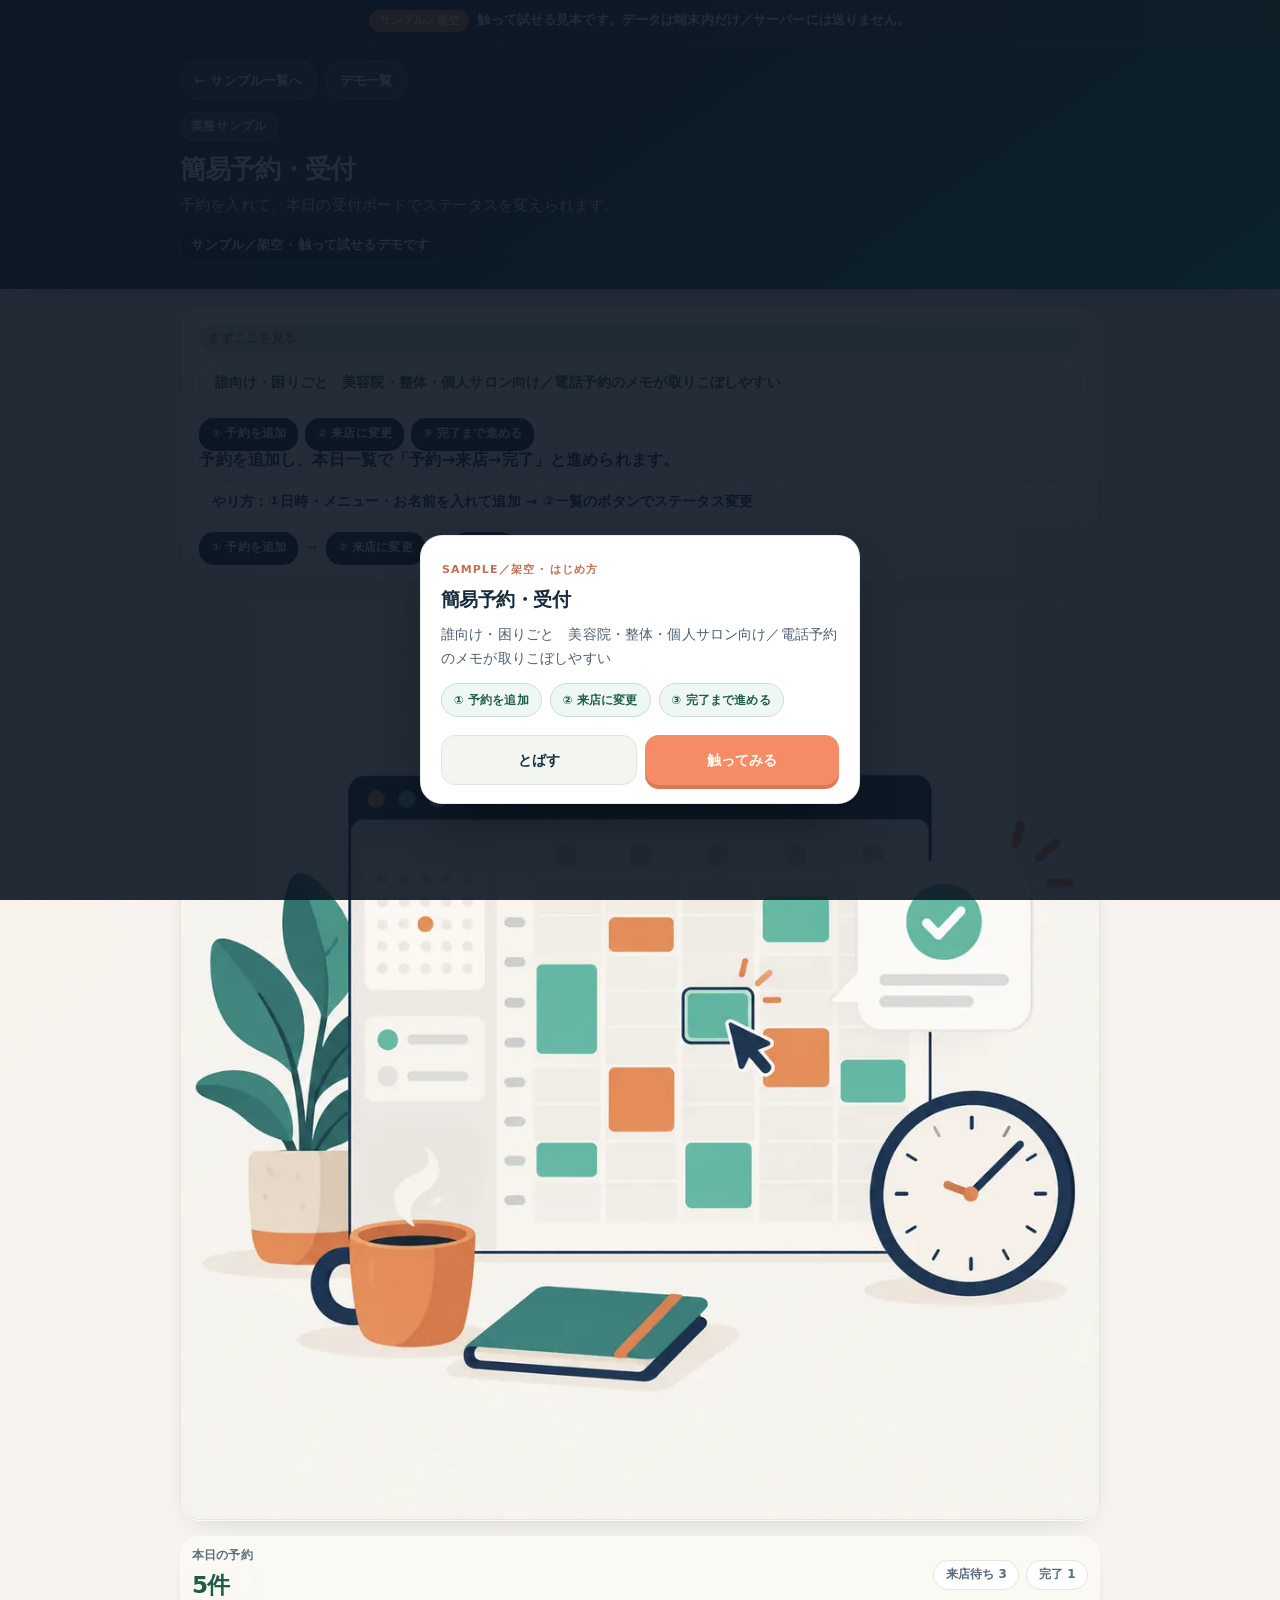
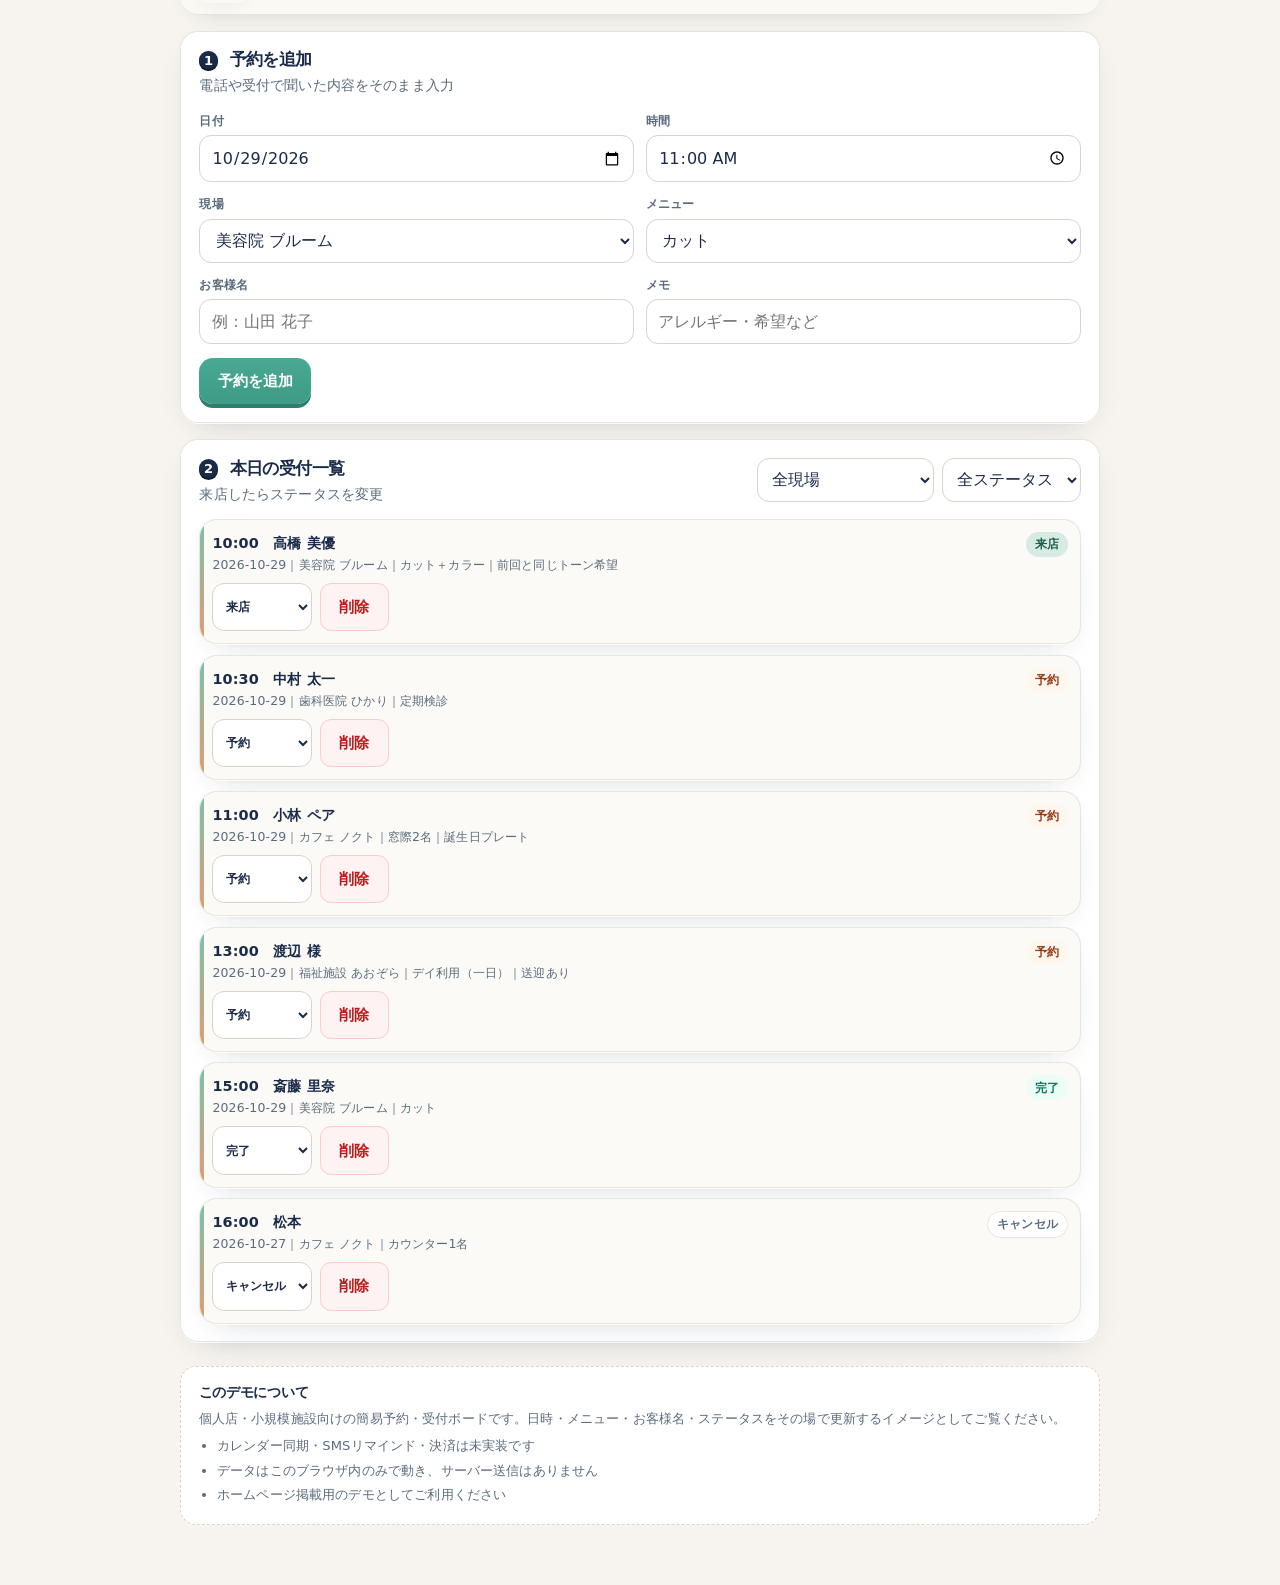
<file: demo-booking.html>
<!DOCTYPE html>
<html lang="ja">
<head>
<meta charset="UTF-8">
<meta name="viewport" content="width=device-width, initial-scale=1, viewport-fit=cover">
<title>サンプルデモ｜簡易予約・受付</title>
<meta name="description" content="美容院・歯科・福祉・カフェ向けの簡易予約・受付ボードのポートフォリオサンプル。">
<style>
:root {
    --bg: #f3f6f4;
    --surface: #ffffff;
    --surface-2: #f7faf8;
    --ink: #172b3e;
    --ink-muted: #586677;
    --ink-faint: #8494a3;
    --line: #e2e8e4;
    --line-strong: #c9d5cf;
    --accent: #0d9488;
    --accent-hover: #0f766e;
    --accent-soft: #d7ebe5;
    --accent-ink: #115e59;
    --warn-soft: #fff7ed;
    --warn-ink: #9a3412;
    --warn-border: #fed7aa;
    --danger: #b91c1c;
    --danger-soft: #fef2f2;
    --ok-soft: #ecfdf5;
    --ok-ink: #047857;
    --radius: 16px;
    --radius-sm: 11px;
    --shadow: 0 1px 0 rgba(23, 43, 62, 0.04), 0 10px 28px -18px rgba(23, 43, 62, 0.22);
    --shadow-sm: 0 1px 2px rgba(23, 43, 62, 0.05);
    --shadow-hover: 0 14px 32px -16px rgba(23, 43, 62, 0.2);
    --radius-lg: 18px;
    --font: "Hiragino Sans", "Hiragino Kaku Gothic ProN", "Noto Sans JP", "Yu Gothic UI", "Yu Gothic", Meiryo, system-ui, -apple-system, sans-serif;
    --mono: ui-monospace, "SF Mono", Menlo, Consolas, monospace;
    --max: 920px;
  }
  *, *::before, *::after { box-sizing: border-box; }
  html { -webkit-text-size-adjust: 100%; scroll-behavior: smooth; }
  body {
    margin: 0;
    font-family: var(--font);
    color: var(--ink);
    background: var(--bg);
    line-height: 1.6;
    font-size: 15px;
    -webkit-font-smoothing: antialiased;
  }
  button, input, select, textarea { font: inherit; color: inherit; }
  button { cursor: pointer; }
  button:disabled { cursor: not-allowed; opacity: 0.45; }
  h1, h2, h3 { margin: 0; line-height: 1.3; font-weight: 700; letter-spacing: -0.02em; }
  p { margin: 0; }
  a { color: var(--accent); }
  .wrap {
    width: min(100% - 1.5rem, var(--max));
    margin-inline: auto;
    padding-bottom: 3rem;
  }
  .banner {
    background: linear-gradient(135deg, #0f766e 0%, #0d9488 55%, #14b8a6 100%);
    color: #fff;
    padding: 1.1rem 0 1.25rem;
  }
  .banner .wrap { padding-bottom: 0; }
  .banner-kicker {
    display: inline-flex;
    align-items: center;
    gap: 0.4rem;
    font-size: 0.75rem;
    font-weight: 700;
    letter-spacing: 0.06em;
    text-transform: uppercase;
    opacity: 0.92;
    background: rgba(255,255,255,0.16);
    border: 1px solid rgba(255,255,255,0.22);
    padding: 0.25rem 0.6rem;
    border-radius: 999px;
    margin-bottom: 0.65rem;
  }
  .banner h1 {
    font-size: clamp(1.25rem, 4vw, 1.65rem);
    font-weight: 800;
    margin-bottom: 0.4rem;
  }
  .banner p {
    font-size: 0.92rem;
    opacity: 0.92;
    max-width: 38rem;
  }
  .banner-note {
    margin-top: 0.7rem;
    display: inline-block;
    font-size: 0.8rem;
    background: rgba(0,0,0,0.18);
    padding: 0.3rem 0.65rem;
    border-radius: 8px;
  }
  .features {
    display: grid;
    grid-template-columns: repeat(auto-fit, minmax(140px, 1fr));
    gap: 0.6rem;
    margin: -1.1rem 0 1.25rem;
    position: relative;
    z-index: 1;
  }
  .feature {
    background: var(--surface);
    border: 1px solid var(--line);
    border-radius: var(--radius-sm);
    padding: 0.75rem 0.85rem;
    box-shadow: var(--shadow-sm);
  }
  .feature strong {
    display: block;
    font-size: 0.82rem;
    color: var(--accent-ink);
    margin-bottom: 0.15rem;
  }
  .feature span {
    font-size: 0.78rem;
    color: var(--ink-muted);
  }
  .hero-bar {
    position: sticky;
    top: 0;
    z-index: 20;
    background: rgba(244, 247, 248, 0.92);
    backdrop-filter: blur(10px);
    -webkit-backdrop-filter: blur(10px);
    border-bottom: 1px solid var(--line);
    margin: 0 0 1rem;
    padding: 0.65rem 0.75rem;
    width: 100%;
    max-width: 100%;
    box-sizing: border-box;
  }
  .hero-inner {
    display: flex;
    flex-wrap: wrap;
    align-items: center;
    gap: 0.75rem 1.25rem;
    justify-content: space-between;
  }
  .hero-metric { display: flex; flex-direction: column; gap: 0.1rem; }
  .hero-metric .label {
    font-size: 0.72rem;
    color: var(--ink-muted);
    font-weight: 600;
  }
  .hero-metric .value {
    font-size: clamp(1.15rem, 3.5vw, 1.45rem);
    font-weight: 800;
    color: var(--accent-ink);
    letter-spacing: -0.03em;
    font-variant-numeric: tabular-nums;
  }
  .hero-meta { display: flex; flex-wrap: wrap; gap: 0.45rem; }
  .pill {
    font-size: 0.75rem;
    font-weight: 600;
    color: var(--ink-muted);
    background: var(--surface);
    border: 1px solid var(--line);
    border-radius: 999px;
    padding: 0.28rem 0.7rem;
  }
  .card {
    background: var(--surface);
    border: 1px solid var(--line);
    border-radius: var(--radius);
    box-shadow: var(--shadow);
    padding: 1.1rem 1.15rem;
    margin-bottom: 1rem;
  }
  .card-head {
    display: flex;
    align-items: flex-start;
    justify-content: space-between;
    gap: 0.75rem;
    margin-bottom: 0.9rem;
  }
  .card-head h2 { font-size: 1.02rem; }
  .card-head .sub {
    font-size: 0.8rem;
    color: var(--ink-muted);
    margin-top: 0.2rem;
    font-weight: 400;
  }
  .field { display: flex; flex-direction: column; gap: 0.28rem; }
  .field label {
    font-size: 0.78rem;
    font-weight: 650;
    color: var(--ink-muted);
  }
  .field input, .field select, .field textarea {
    width: 100%;
    border: 1px solid var(--line-strong);
    background: var(--surface);
    border-radius: 9px;
    padding: 0.55rem 0.7rem;
    outline: none;
    transition: border-color 0.15s, box-shadow 0.15s;
  }
  .field textarea { min-height: 5rem; resize: vertical; }
  .field input:focus, .field select:focus, .field textarea:focus {
    border-color: var(--accent);
    box-shadow: 0 0 0 3px var(--accent-soft);
  }
  .grid-2 {
    display: grid;
    grid-template-columns: 1fr 1fr;
    gap: 0.75rem;
  }
  .grid-3 {
    display: grid;
    grid-template-columns: 1fr;
    gap: 0.75rem;
  }
  @media (min-width: 640px) {
    .grid-3 { grid-template-columns: 1fr 1fr 1fr; }
  }
  .btn {
    display: inline-flex;
    align-items: center;
    justify-content: center;
    gap: 0.35rem;
    border-radius: 9px;
    border: 1px solid transparent;
    padding: 0.55rem 0.9rem;
    font-size: 0.88rem;
    font-weight: 650;
    transition: background 0.15s, border-color 0.15s, color 0.15s, transform 0.05s;
  }
  .btn:active:not(:disabled) { transform: translateY(1px); }
  .btn-primary { background: var(--accent); color: #fff; }
  .btn-primary:hover:not(:disabled) { background: var(--accent-hover); }
  .btn-ghost {
    background: var(--surface);
    border-color: var(--line-strong);
    color: var(--ink);
  }
  .btn-ghost:hover:not(:disabled) { background: var(--surface-2); }
  .btn-danger {
    background: var(--danger-soft);
    color: var(--danger);
    border-color: #fecaca;
  }
  .btn-danger:hover:not(:disabled) { background: #fee2e2; }
  .btn-sm { padding: 0.35rem 0.65rem; font-size: 0.78rem; }
  .btn-row {
    display: flex;
    flex-wrap: wrap;
    gap: 0.5rem;
    margin-top: 0.85rem;
  }
  .chips {
    display: flex;
    flex-wrap: wrap;
    gap: 0.45rem;
    margin-bottom: 0.85rem;
  }
  .chip {
    border: 1px solid var(--line-strong);
    background: var(--surface-2);
    color: var(--ink);
    border-radius: 999px;
    padding: 0.4rem 0.85rem;
    font-size: 0.84rem;
    font-weight: 600;
  }
  .chip[aria-pressed="true"] {
    background: var(--accent-soft);
    border-color: var(--accent);
    color: var(--accent-ink);
  }
  .chip:hover { border-color: var(--accent); }
  .table-wrap {
    overflow-x: auto;
    -webkit-overflow-scrolling: touch;
    border: 1px solid var(--line);
    border-radius: var(--radius-sm);
  }
  table {
    width: 100%;
    border-collapse: collapse;
    font-size: 0.84rem;
    min-width: 0; width: 100%;
  }
  th, td {
    padding: 0.55rem 0.65rem;
    text-align: left;
    border-bottom: 1px solid var(--line);
    white-space: nowrap;
  }
  th {
    background: var(--surface-2);
    color: var(--ink-muted);
    font-weight: 650;
    font-size: 0.75rem;
  }
  td.num, th.num { text-align: right; font-variant-numeric: tabular-nums; }
  tr:last-child td { border-bottom: none; }
  tr.clickable { cursor: pointer; }
  tr.clickable:hover td { background: #f8fffe; }
  .item-list { display: flex; flex-direction: column; gap: 0.65rem; }
  .item-card {
    border: 1px solid var(--line);
    border-radius: var(--radius-sm);
    background: var(--surface-2);
    padding: 0.75rem;
  }
  .item-card-top {
    display: flex;
    align-items: flex-start;
    justify-content: space-between;
    gap: 0.5rem;
    margin-bottom: 0.45rem;
  }
  .item-card-top .title { font-size: 0.9rem; font-weight: 700; }
  .item-meta { font-size: 0.78rem; color: var(--ink-muted); }
  .badge {
    display: inline-flex;
    align-items: center;
    font-size: 0.72rem;
    font-weight: 700;
    border-radius: 999px;
    padding: 0.2rem 0.55rem;
    white-space: nowrap;
  }
  .badge-ok { background: var(--ok-soft); color: var(--ok-ink); }
  .badge-warn { background: var(--warn-soft); color: var(--warn-ink); }
  .badge-muted { background: var(--surface); color: var(--ink-muted); border: 1px solid var(--line); }
  .badge-accent { background: var(--accent-soft); color: var(--accent-ink); }
  .badge-danger { background: var(--danger-soft); color: var(--danger); }
  .check-list { display: flex; flex-direction: column; gap: 0.4rem; }
  .check-row {
    display: flex;
    align-items: center;
    gap: 0.5rem;
    font-size: 0.88rem;
    padding: 0.4rem 0.55rem;
    background: var(--surface);
    border: 1px solid var(--line);
    border-radius: 8px;
  }
  .check-row input { width: 1.05rem; height: 1.05rem; accent-color: var(--accent); }
  .photo-grid {
    display: grid;
    grid-template-columns: repeat(3, 1fr);
    gap: 0.5rem;
  }
  .photo-slot {
    aspect-ratio: 1;
    border: 1px dashed var(--line-strong);
    border-radius: 10px;
    background: linear-gradient(145deg, #f0fdfa, #ffffff);
    display: flex;
    flex-direction: column;
    align-items: center;
    justify-content: center;
    gap: 0.25rem;
    color: var(--ink-faint);
    font-size: 0.72rem;
    font-weight: 650;
    text-align: center;
    padding: 0.4rem;
  }
  .photo-slot.filled {
    border-style: solid;
    border-color: #99f6e4;
    color: var(--accent-ink);
    background: var(--accent-soft);
  }
  .photo-slot .icon { font-size: 1.25rem; line-height: 1; }
  .toast {
    display: none;
    margin-top: 0.55rem;
    font-size: 0.82rem;
    font-weight: 650;
    color: var(--accent-ink);
    background: var(--accent-soft);
    border-radius: 8px;
    padding: 0.45rem 0.7rem;
  }
  .toast.show { display: block; }
  .footnote {
    margin-top: 1.5rem;
    padding: 1rem 1.1rem;
    border: 1px dashed var(--line-strong);
    border-radius: var(--radius);
    background: var(--surface);
    font-size: 0.82rem;
    color: var(--ink-muted);
  }
  .footnote h3 {
    font-size: 0.88rem;
    color: var(--ink);
    margin-bottom: 0.4rem;
  }
  .footnote ul {
    margin: 0.4rem 0 0;
    padding-left: 1.15rem;
  }
  .footnote li { margin-bottom: 0.2rem; }
  .filter-row {
    display: flex;
    flex-wrap: wrap;
    gap: 0.5rem;
    margin-bottom: 0.75rem;
  }
  .empty {
    text-align: center;
    padding: 1.25rem 0.75rem;
    color: var(--ink-faint);
    font-size: 0.9rem;
  }
  .sr-only {
    position: absolute; width: 1px; height: 1px; padding: 0; margin: -1px;
    overflow: hidden; clip: rect(0,0,0,0); border: 0;
  }

  .status-select {
    border-radius: 999px;
    border: 1px solid var(--line-strong);
    padding: 0.25rem 0.55rem;
    font-size: 0.75rem;
    font-weight: 700;
    background: var(--surface);
  }


  /* --- clarity polish --- */
  .demo-nav {
    display: flex;
    align-items: center;
    gap: 0.5rem;
    margin-bottom: 0.75rem;
    flex-wrap: wrap;
  }
  .demo-nav a {
    color: #fff;
    text-decoration: none;
    font-size: 0.82rem;
    font-weight: 700;
    background: rgba(255,255,255,0.16);
    border: 1px solid rgba(255,255,255,0.28);
    padding: 0.45rem 0.85rem;
    border-radius: 999px;
    min-height: 40px;
    display: inline-flex;
    align-items: center;
  }
  .demo-nav a:hover { background: rgba(255,255,255,0.28); }
  .howto {
    background: var(--surface);
    border: 1px solid var(--line);
    border-radius: var(--radius);
    box-shadow: var(--shadow);
    padding: 1rem 1.1rem;
    margin: -0.95rem 0 1.15rem;
    position: relative;
    z-index: 2;
  }
  .howto-title {
    font-size: 0.75rem;
    font-weight: 800;
    color: var(--accent-ink);
    letter-spacing: 0.06em;
    margin-bottom: 0.3rem;
  }
  .howto > p {
    font-size: 0.98rem;
    font-weight: 700;
    color: var(--ink);
    line-height: 1.45;
  }
  .howto .hint {
    margin-top: 0.4rem;
    font-size: 0.86rem;
    font-weight: 500;
    color: var(--ink-muted);
    line-height: 1.5;
  }
  .step-flow {
    display: flex;
    flex-wrap: wrap;
    align-items: center;
    gap: 0.35rem;
    margin-top: 0.7rem;
  }
  .step-flow span {
    display: inline-flex;
    align-items: center;
    background: var(--accent-soft);
    color: var(--accent-ink);
    font-size: 0.8rem;
    font-weight: 750;
    padding: 0.4rem 0.75rem;
    border-radius: 999px;
  }
  .step-flow .arrow {
    background: transparent;
    color: #8a9a9d;
    padding: 0.35rem 0.15rem;
    font-weight: 700;
  }
  .btn {
    min-height: 44px !important;
    padding: 0.7rem 1.15rem !important;
    font-size: 0.94rem !important;
    border-radius: 11px !important;
  }
  .chip {
    min-height: 42px !important;
    padding: 0.55rem 1.05rem !important;
    font-size: 0.92rem !important;
  }
  .empty {
    text-align: center !important;
    padding: 1.5rem 1.1rem !important;
    color: var(--ink-muted) !important;
    font-size: 0.92rem !important;
    background: var(--surface-2) !important;
    border: 1px dashed var(--line-strong) !important;
    border-radius: var(--radius-sm) !important;
    line-height: 1.55 !important;
  }
  .field input,
  .field select,
  .field textarea,
  input[type="month"],
  input[type="date"],
  input[type="time"],
  input[type="number"],
  input[type="text"],
  select,
  textarea {
    min-height: 44px;
    font-size: 16px;
  }
  .field textarea,
  textarea { min-height: 100px; }
  .card-head h2 { font-size: 1.05rem; }
  .card-head .sub { font-size: 0.86rem; }


  .howto {
    border: 2px solid var(--accent);
    background: linear-gradient(180deg, #f0fdfa 0%, #ffffff 55%);
  }
  .howto-title {
    display: inline-flex;
    align-items: center;
    gap: 0.35rem;
    font-size: 0.78rem;
    background: var(--accent-soft);
    padding: 0.2rem 0.55rem;
    border-radius: 999px;
    margin-bottom: 0.55rem;
  }
  .howto > p { font-size: 1.02rem; }
  .howto .hint {
    margin-top: 0.55rem;
    padding: 0.55rem 0.7rem;
    background: #fff;
    border: 1px dashed var(--line-strong);
    border-radius: 10px;
    font-size: 0.88rem;
    font-weight: 650;
    color: var(--ink);
  }
  .step-flow { margin-top: 0.85rem; gap: 0.4rem; }
  .step-flow span {
    font-size: 0.84rem;
    padding: 0.5rem 0.85rem;
    box-shadow: 0 1px 0 rgba(13,148,136,0.15);
  }
  .card-head h2 {
    display: flex;
    align-items: center;
    gap: 0.45rem;
    flex-wrap: wrap;
  }
  .step-badge {
    display: inline-flex;
    align-items: center;
    justify-content: center;
    min-width: 1.7rem;
    height: 1.7rem;
    padding: 0 0.4rem;
    border-radius: 999px;
    background: var(--accent);
    color: #fff;
    font-size: 0.78rem;
    font-weight: 800;
    letter-spacing: 0;
  }


.howto .for-whom{font-size:0.84rem;font-weight:700;color:#115e59;background:#e7f7f2;border:1px solid #b7e5d8;border-radius:12px;padding:0.65rem 0.8rem;margin:0.4rem 0 0.7rem;line-height:1.5}
.howto .for-whom strong{font-weight:800}
.howto .for-whom strong{font-weight:800}



/* ===== WATA LAB quality polish v5 ===== */
:root{
  --wl-navy:#172b3e;
  --wl-teal:#0d9488;
  --wl-teal-deep:#0f766e;
  --wl-orange:#f58c65;
  --wl-orange-deep:#d97957;
  --wl-cream:#f7f6ef;
  --wl-cream-2:#fbfaf5;
  --wl-muted:#4f5f70;
  --wl-line:#e2e6e0;
  --wl-shadow:0 1px 0 rgba(255,255,255,.85), 0 14px 36px -22px rgba(23,43,62,.32);
  --wl-shadow-hover:0 22px 44px -18px rgba(23,43,62,.28);
  --wl-radius:20px;
  --wl-ease:cubic-bezier(.22,.7,.25,1);
}
html{-webkit-font-smoothing:antialiased;text-rendering:optimizeLegibility;scroll-behavior:smooth}
body{background:var(--wl-cream-2)!important;color:var(--wl-navy)}
::selection{background:#ffe0ab;color:#172b3e}
a:focus-visible,button:focus-visible,input:focus-visible,select:focus-visible,textarea:focus-visible,summary:focus-visible,[tabindex]:focus-visible{
  outline:3px solid var(--wl-orange)!important;outline-offset:2px!important;
}
.banner,.top,.app-header{
  background:linear-gradient(145deg,#172b3e 0%,#1a4550 42%,#0d9488 100%)!important;
  box-shadow:0 16px 32px -20px rgba(23,43,62,.5);
}
.banner h1,.top h1,.app-header h1{letter-spacing:-.035em;font-weight:900}
.sample-banner,.sample-strip{
  background:linear-gradient(90deg,#7a3b2e,#5c3d2e)!important;
  font-size:12px!important;font-weight:800;padding:10px 14px!important;
  letter-spacing:.02em;text-align:center;color:#fff;
}
.sample-banner strong,.sample-strip strong{
  background:rgba(255,255,255,.18);padding:2px 8px;border-radius:999px;margin-right:6px;
}
.howto,.howto-strip{
  background:linear-gradient(180deg,#fffdf8 0%,#f3faf7 100%)!important;
  border:1px solid #d7e8e1!important;
  border-radius:18px!important;
  box-shadow:var(--wl-shadow);
  padding:1.15rem 1.2rem!important;
  margin:1.1rem 0 1.25rem!important;
}
.howto::before,.howto-strip::before{display:none!important}
.howto-title{
  display:flex;align-items:center;gap:.5rem;
  font-size:1.05rem!important;font-weight:900!important;letter-spacing:-.025em;
  color:var(--wl-navy)!important;margin:0 0 .5rem!important;
}
.howto .for-whom,.howto-strip .for-whom,.for-whom{
  background:#fff!important;border:1px solid #c9ded5!important;
  color:#1f5c4a!important;border-radius:14px!important;
  padding:.75rem .9rem!important;margin:.4rem 0 .75rem!important;
  box-shadow:0 1px 0 rgba(255,255,255,.85);line-height:1.55;font-weight:700;
}
.howto .steps,.howto-strip .steps,.step-flow{display:flex;flex-wrap:wrap;gap:7px;margin-top:10px;align-items:center}
.howto .steps span,.howto-strip .steps span,.howto .hint span,.step-flow span{
  background:#fff;border:1px solid #d5e4de;border-radius:999px;
  padding:6px 12px;font-size:11.5px;font-weight:800;color:#2f6b5a;
  box-shadow:0 1px 0 rgba(23,43,62,.04);
}
.step-flow .arrow{border:none!important;background:transparent!important;box-shadow:none!important;color:#9aab9f;padding:0 2px!important}
.card,.panel,.feature,.item-card,.staff-card,.day-card,.inv-card,.book-card,.report-card,.tile,.shift-cell{
  transition:transform .18s var(--wl-ease),box-shadow .18s,border-color .18s;
  border-radius:var(--wl-radius)!important;
}
.card,.panel,.feature,.item-card,.staff-card,.day-card,.inv-card,.book-card,.report-card{
  box-shadow:var(--wl-shadow)!important;
}
.card:hover,.feature:hover,.book-card:hover,.inv-card:hover,.report-card:hover{
  box-shadow:var(--wl-shadow-hover)!important;border-color:#b7e5d8;
}
.overlay .panel:hover,.wl-coach .panel:hover{box-shadow:var(--wl-shadow)!important;border-color:transparent;transform:none!important}
a.card:hover{transform:translateY(-4px)}
.btn,.chip,button.primary,button.accent,.btn-primary,.composer button,.quick .chip,button[type="submit"]{
  transition:transform .12s var(--wl-ease),box-shadow .12s,background .12s,border-color .12s!important;
}
.btn-primary,.composer button,button.primary,button.accent,button[type="submit"].primary{
  box-shadow:0 4px 0 rgba(15,118,110,.35)!important;
  border-radius:14px!important;font-weight:900!important;
}
.btn-primary:hover:not(:disabled),.composer button:hover:not(:disabled),button.primary:hover:not(:disabled){filter:brightness(1.05)}
.btn-primary:active:not(:disabled),.composer button:active:not(:disabled),button.primary:active:not(:disabled){
  transform:translateY(2px)!important;box-shadow:0 2px 0 rgba(15,118,110,.35)!important;
}
input,select,textarea{
  border-radius:12px!important;
  transition:border-color .15s,box-shadow .15s;
}
input:focus,select:focus,textarea:focus{
  border-color:var(--wl-teal)!important;
  box-shadow:0 0 0 3px rgba(13,148,136,.16)!important;
  outline:none;
}
.empty{
  border:1.5px dashed #c9d5cf!important;
  background:
    radial-gradient(circle at 50% 28%,rgba(13,148,136,.08),transparent 42%),
    linear-gradient(180deg,#fff,#f7faf8)!important;
  border-radius:18px!important;
  padding:1.75rem 1.2rem!important;
  color:var(--wl-muted)!important;
  text-align:center;
  font-weight:700;
  line-height:1.75;
}
.empty:before{
  content:"◇";
  display:block;font-size:1.45rem;margin-bottom:.55rem;color:#0d9488;opacity:.8;
}
.empty strong{display:block;color:var(--wl-navy);font-size:1.02rem;margin-bottom:.35rem}
.toast,.notice,.flash{
  border-radius:14px!important;
  box-shadow:var(--wl-shadow)!important;
}
.demo-nav a,.back,.back-lab{
  transition:background .15s,transform .12s,border-color .15s,filter .15s;
  border-radius:999px!important;
}
.banner .demo-nav a:hover,.banner .back:hover,.banner .back-lab:hover,.top .back:hover,.app-header .back:hover{filter:brightness(1.08);transform:translateY(-1px)}
.hero-bar{
  background:rgba(247,246,239,.96)!important;
  border-bottom:1px solid #e2e6e0!important;
  box-shadow:0 8px 20px -18px rgba(23,43,62,.35);
  backdrop-filter:blur(10px);
}
.features .feature{border-radius:16px!important;box-shadow:var(--wl-shadow)!important}
.features .feature:hover{transform:translateY(-2px)}
.wrap{padding-bottom:3.75rem}
.bubble{transition:transform .12s ease, box-shadow .12s}
.row.user .bubble{box-shadow:0 4px 12px rgba(196,120,74,.25)}
.row.bot .bubble{box-shadow:0 2px 10px rgba(44,33,28,.06)}
.chip:hover,.quick .chip:hover{transform:translateY(-1px)}
.panel{border-radius:20px!important;box-shadow:var(--wl-shadow)!important}
.tabbar button,.tabs button,.nav-tabs button{transition:background .15s,color .15s,transform .12s}
.stat,.kpi,.summary-card{
  border-radius:16px!important;box-shadow:var(--wl-shadow)!important;
  transition:transform .18s var(--wl-ease), box-shadow .18s;
}
.kpi:hover,.summary-card:hover{transform:translateY(-2px);box-shadow:var(--wl-shadow-hover)!important}
.shell .stat:hover,.hud .stat:hover,.wl-game .stat:hover{transform:none!important;box-shadow:none!important}
table{border-collapse:separate;border-spacing:0}
th{font-weight:800;letter-spacing:.02em}
tr{transition:background .12s}
/* v5 fixes */
td.empty:before, tr .empty:before { content:none!important; display:none!important; }
.howto.howto-inline, header + .howto, .sample-banner + .howto, .sample-strip + .howto-strip, body > .howto, body > .howto-strip,
.top + .howto{
  border-radius:0!important; margin:0!important; border-left:none!important; border-right:none!important;
}
@media (prefers-reduced-motion: reduce){
  html{scroll-behavior:auto}
  *,*::before,*::after{animation-duration:.01ms!important;animation-iteration-count:1!important;transition-duration:.01ms!important}
}


/* ===== WATA LAB quality polish v7 ===== */
.wl-coach{
  position:fixed;inset:0;z-index:100;background:rgba(12,22,34,.88);
  display:flex;align-items:flex-end;justify-content:center;padding:18px;
  opacity:0;pointer-events:none;transition:opacity .25s ease;
}
.wl-coach.show{opacity:1;pointer-events:auto}
.wl-coach .panel{
  width:min(100%,440px);background:#fff;color:#172b3e;border-radius:24px;
  padding:24px 20px 18px;box-shadow:0 28px 56px -18px rgba(0,0,0,.5);
  transform:translateY(14px);transition:transform .28s cubic-bezier(.22,.7,.25,1);
  border:1px solid #e8ebe6;
}
.wl-coach.show .panel{transform:translateY(0)}
.wl-coach .kicker{font-size:11px;font-weight:900;letter-spacing:.1em;color:#c46e51;margin-bottom:8px}
.wl-coach h2{margin:0 0 8px;font-size:1.18rem;letter-spacing:-.03em}
.wl-coach p{margin:0 0 14px;font-size:.9rem;color:#4f5f70;line-height:1.7}
.wl-coach .steps{display:flex;flex-wrap:wrap;gap:7px;margin-bottom:16px}
.wl-coach .steps span{
  background:#eef7f3;border:1px solid #c9ded5;color:#1f5c4a;
  border-radius:999px;padding:7px 12px;font-size:11.5px;font-weight:800;
}
.wl-coach .actions{display:flex;gap:8px}
.wl-coach button{
  flex:1;appearance:none;border:none;border-radius:14px;min-height:50px;
  font-family:inherit;font-weight:900;font-size:14px;cursor:pointer;
}
.wl-coach .go{background:#f58c65;color:#fff;box-shadow:0 4px 0 #d97957}
.wl-coach .skip{background:#f3f5f1;color:#172b3e;border:1px solid #e2e6e0!important}
.wl-pulse{animation:wlPulse 1.35s ease-in-out 3}
@keyframes wlPulse{
  0%,100%{box-shadow:0 4px 0 rgba(15,118,110,.35)}
  50%{box-shadow:0 0 0 7px rgba(245,140,101,.3),0 4px 0 rgba(15,118,110,.35)}
}
.wl-toast{
  position:fixed;left:50%;bottom:max(24px, calc(env(safe-area-inset-bottom, 0px) + var(--wl-toast-lift, 0px)));
  transform:translateX(-50%) translateY(20px);
  background:#172b3e;color:#fff;padding:13px 20px;border-radius:999px;
  font-size:13px;font-weight:800;z-index:90;opacity:0;pointer-events:none;
  transition:opacity .2s, transform .2s;box-shadow:0 16px 32px -14px rgba(0,0,0,.5);
  max-width:min(92vw,440px);text-align:center;
}
.wl-toast.show{opacity:1;transform:translateX(-50%) translateY(0)}

/* v7 visual hard-upgrade */
.wl-sample-strip{
  background:linear-gradient(90deg,#172b3e,#1a4550 55%,#0f766e);
  color:#fff;font-size:12.5px;font-weight:800;letter-spacing:.02em;
  padding:10px 16px;text-align:center;border-bottom:1px solid rgba(255,255,255,.12);
}
.wl-sample-strip strong{
  display:inline-block;background:rgba(245,140,101,.95);color:#fff;
  border-radius:999px;padding:2px 10px;margin-right:8px;font-size:11px;letter-spacing:.04em;
}
.banner{
  background:linear-gradient(145deg,#142536 0%,#1a4550 42%,#0d9488 100%)!important;
  box-shadow:0 18px 40px -22px rgba(23,43,62,.55)!important;
  padding-bottom:1.65rem!important;
}
.banner h1{letter-spacing:-.035em!important;text-shadow:0 1px 0 rgba(0,0,0,.12)}
.banner p{opacity:.95!important;line-height:1.75!important;max-width:40rem}
.banner-kicker,.kicker{
  background:rgba(255,255,255,.16)!important;border:1px solid rgba(255,255,255,.28)!important;
  backdrop-filter:blur(6px);
}
.banner-note,.note{
  background:rgba(0,0,0,.28)!important;border:1px solid rgba(255,255,255,.18)!important;
  border-radius:12px!important;font-weight:700!important;
}
.banner .demo-nav a,.banner .back,.banner .back-lab,.top .back,.app-header .back,.hero-bar .back{
  background:rgba(255,255,255,.14)!important;border:1px solid rgba(255,255,255,.28)!important;
  backdrop-filter:blur(6px);font-weight:800!important;
}
.howto,.howto-strip{
  background:linear-gradient(180deg,#fff,#f4faf7)!important;
  border:1px solid #d5e6df!important;
  border-radius:22px!important;
  box-shadow:0 14px 36px -22px rgba(23,43,62,.28)!important;
  padding:1.15rem 1.15rem 1.05rem!important;
  margin:1.1rem 0 1.25rem!important;
}
.howto-title{
  color:#c46e51!important;font-weight:900!important;letter-spacing:.06em!important;font-size:.72rem!important;
}
.for-whom{
  background:#eef7f3!important;border:1px solid #c9ded5!important;border-radius:14px!important;
  padding:.65rem .8rem!important;font-size:.86rem!important;line-height:1.55!important;
}
.howto .steps span,.step-flow span:not(.arrow){
  background:#172b3e!important;color:#fff!important;border:none!important;
  box-shadow:0 3px 0 #0f1f2e!important;
}
.step-flow .arrow{color:#0d9488!important;font-weight:900!important}
.card,.panel,.panel-card,.box,.section-card{
  border-radius:20px!important;
  box-shadow:0 1px 0 rgba(255,255,255,.9), 0 16px 36px -22px rgba(23,43,62,.28)!important;
  border-color:#e2e6e0!important;
  transition:transform .18s cubic-bezier(.22,.7,.25,1), box-shadow .18s!important;
}
.card:hover{transform:translateY(-2px)}
.overlay .panel:hover,.wl-coach .panel:hover{transform:none}
button.btn-primary,.btn-primary,button.primary,.btn.primary,.composer button[type="submit"],
button.primary-btn,#btnSave,.line-btn,.cta-band a{
  border-radius:14px!important;font-weight:900!important;
  box-shadow:0 4px 0 rgba(15,118,110,.35)!important;
  transition:transform .12s, box-shadow .12s, filter .12s!important;
}
button.btn-primary:hover,.btn-primary:hover,button.primary:hover,.btn.primary:hover,#btnSave:hover{
  transform:translateY(1px);filter:brightness(1.03);
  box-shadow:0 2px 0 rgba(15,118,110,.35)!important;
}
button, .chip, .btn, select, input, textarea{
  transition:border-color .15s, box-shadow .15s, background .15s, transform .12s;
}
input:focus, select:focus, textarea:focus, button:focus-visible, a:focus-visible, .chip:focus-visible{
  outline:3px solid #f58c65!important;outline-offset:2px!important;
}
.hero-bar,.hero-metric,.stat,.kpi,.summary-card{
  border-radius:18px!important;
  box-shadow:0 10px 28px -20px rgba(23,43,62,.3)!important;
}
.empty{
  background:
    radial-gradient(circle at 50% 30%,rgba(13,148,136,.1),transparent 45%),
    linear-gradient(180deg,#fff,#f7faf8)!important;
  border:1px dashed #c9ded5!important;
  border-radius:20px!important;padding:2rem 1.2rem!important;
}
.wl-footer-cta{
  margin:2rem auto 1.5rem;width:min(100% - 1.5rem, 920px);
  padding:1.25rem 1.2rem;border-radius:22px;color:#fff;
  background:linear-gradient(135deg,#172b3e,#1a4550 55%,#0d9488);
  display:flex;flex-wrap:wrap;gap:12px;align-items:center;justify-content:space-between;
  box-shadow:0 18px 40px -20px rgba(23,43,62,.45);
}
.wl-footer-cta strong{display:block;font-size:1.02rem;margin-bottom:.2rem}
.wl-footer-cta p{margin:0;font-size:.84rem;opacity:.9;line-height:1.55}
.wl-footer-cta a{
  background:#f58c65;color:#fff;font-weight:900;border-radius:999px;padding:.8rem 1.15rem;
  box-shadow:0 4px 0 #d97957;text-decoration:none;white-space:nowrap;
}
.sample-banner,.sample-strip{position:relative}
@media (max-width:550px){
  .howto,.howto-strip{border-radius:18px!important;margin:0.85rem 0 1rem!important}
  .wl-footer-cta{border-radius:18px;padding:1.05rem 1rem}
  .wl-footer-cta a{width:100%;text-align:center}
}
@media (prefers-reduced-motion: reduce){
  .wl-pulse{animation:none}
  .wl-coach,.wl-coach .panel,.wl-toast,.card,.panel{transition:none!important}
}



/* ===== sticky LINE + coach clearance v7.2 ===== */
:root{
  --wl-line-bar-h: 0px;
  --wl-toast-lift: 0px;
}
.wl-footer-cta{
  position:fixed!important;
  left:12px;right:12px;
  bottom:calc(10px + env(safe-area-inset-bottom,0px));
  z-index:70;
  margin:0!important;
  width:auto!important;
  max-width:920px;
  margin-inline:auto!important;
  padding:12px 14px!important;
  border-radius:18px!important;
  box-shadow:0 16px 36px -12px rgba(23,43,62,.55)!important;
}
.wl-footer-cta p{display:none}
@media(min-width:640px){
  .wl-footer-cta{left:50%;right:auto;transform:translateX(-50%);width:min(100% - 24px, 720px)!important}
  .wl-footer-cta p{display:block;font-size:.8rem}
}
body.wl-has-linebar{
  padding-bottom:calc(88px + env(safe-area-inset-bottom,0px))!important;
}
body.wl-game{
  padding-bottom:calc(10px + env(safe-area-inset-bottom,0px))!important;
}
body.wl-game .wl-footer-cta,
body.wl-game .wl-coach,
body.wl-game #wlCoach{display:none!important;pointer-events:none!important}
/* Coach sits ABOVE sticky LINE bar */
.wl-coach{
  position:fixed;inset:0;z-index:120!important;
  background:rgba(12,22,34,.9)!important;
  display:flex;align-items:flex-end;justify-content:center;
  padding:16px 16px calc(96px + env(safe-area-inset-bottom,0px))!important;
  opacity:0;pointer-events:none;transition:opacity .2s ease;
}
.wl-coach.show{opacity:1;pointer-events:auto}
.wl-coach .panel{
  width:min(100%,440px);max-height:min(70vh,560px);overflow:auto;
  margin-bottom:0!important;
  transform:translateY(10px);transition:transform .25s cubic-bezier(.22,.7,.25,1);
}
.wl-coach.show .panel{transform:translateY(0)!important}
body:has(.wl-coach.show) .wl-footer-cta,
body.wl-coach-open .wl-footer-cta{
  opacity:0!important;pointer-events:none!important;visibility:hidden!important;
}
.wl-toast{
  z-index:130!important;
  bottom:max(24px, calc(env(safe-area-inset-bottom,0px) + var(--wl-toast-lift, 0px)))!important;
}
body.wl-has-linebar{
  --wl-toast-lift: 84px;
}
body.wl-coach-open{
  --wl-toast-lift: 24px;
}


.wl-coach .steps{margin-top:12px!important;margin-bottom:18px!important;gap:8px!important}
.wl-coach h2{margin-bottom:10px!important}
.wl-coach p{margin-bottom:4px!important}


/* ===== WATA LAB quality polish v8 — cream warm product ===== */
:root{
  --bg:#f7f4ef !important;
  --surface:#ffffff !important;
  --surface-2:#fbfaf6 !important;
  --ink:#1a2b4a !important;
  --ink-muted:#5a6b7d !important;
  --line:#e8e4dc !important;
  --line-strong:#d9d3c8 !important;
  --accent:#3d9b86 !important;
  --accent-hover:#2f7d6c !important;
  --accent-soft:#d7ebe5 !important;
  --accent-ink:#1f5c4a !important;
  --wl-cream:#f7f4ef;
  --wl-navy:#1a2b4a;
  --wl-teal:#5fb8a0;
  --wl-orange:#e08a5c;
}
body{
  background:
    radial-gradient(ellipse 80% 40% at 100% -10%,rgba(215,235,229,.55),transparent 55%),
    radial-gradient(ellipse 60% 35% at -10% 20%,rgba(255,232,220,.4),transparent 50%),
    var(--wl-cream) !important;
  color:var(--wl-navy) !important;
}
.wl-sample-strip{
  background:linear-gradient(90deg,#1a2b4a,#243d5c 50%,#2f6b5a) !important;
  letter-spacing:.01em !important;
}
.wl-sample-strip strong{
  background:rgba(224,138,92,.95) !important;
}
.banner{
  background:
    radial-gradient(circle at 92% 12%,rgba(255,208,138,.28),transparent 34%),
    linear-gradient(145deg,#1a2b4a 0%,#243d5c 42%,#2f6b5a 100%) !important;
  border-bottom:1px solid rgba(255,255,255,.08);
}
.banner h1{font-weight:900 !important}
.feature,.card,.panel,.panel-card,.box,.section-card,.item-card{
  border-radius:18px !important;
  border-color:#e8e4dc !important;
  box-shadow:0 1px 0 rgba(255,255,255,.95), 0 14px 32px -20px rgba(26,43,74,.28) !important;
}
.feature{
  background:linear-gradient(180deg,#fff,#fbfaf6) !important;
}
.feature strong{color:#2f6b5a !important}
.howto,.howto-strip{
  background:
    radial-gradient(circle at 100% 0%,rgba(255,232,220,.55),transparent 42%),
    linear-gradient(180deg,#fff,#f7f4ef) !important;
  border:1px solid #e4ddd2 !important;
  border-radius:20px !important;
}
.for-whom{
  background:#eef7f3 !important;
  border-color:#c9ded5 !important;
}
.btn-primary,.btn.primary,button.primary,#btnSave,button.btn-primary{
  background:linear-gradient(180deg,#4aa992,#3d9b86) !important;
  border:none !important;
  color:#fff !important;
  border-radius:14px !important;
  box-shadow:0 4px 0 #2f7d6c !important;
  font-weight:900 !important;
}
.btn-primary:hover:not(:disabled),.btn.primary:hover:not(:disabled),#btnSave:hover:not(:disabled){
  filter:brightness(1.04);
  transform:translateY(2px);
  box-shadow:0 2px 0 #2f7d6c !important;
}
.btn-ghost,.btn.ghost,button.ghost{
  background:#fff !important;
  border:1px solid #d9d3c8 !important;
  border-radius:12px !important;
  box-shadow:0 2px 0 #ebe6de !important;
}
.chip[aria-pressed="true"],.chip.is-on,.chip.active{
  background:#d7ebe5 !important;
  border-color:#5fb8a0 !important;
  color:#1f5c4a !important;
  box-shadow:0 0 0 3px rgba(95,184,160,.18);
}
.item-card,.booking-card,.shift-cell,.list-item,.row-card{
  position:relative;
  overflow:hidden;
}
.item-card:before,.booking-card:before{
  content:"";position:absolute;left:0;top:0;bottom:0;width:4px;
  background:linear-gradient(180deg,#5fb8a0,#e08a5c);
  opacity:.85;
}
.badge-ok{background:#ecfdf5 !important;color:#047857 !important}
.badge-warn{background:#fff7ed !important;color:#9a3412 !important}
.badge-accent{background:#d7ebe5 !important;color:#1f5c4a !important}
.empty{
  background:
    radial-gradient(circle at 50% 28%,rgba(95,184,160,.14),transparent 46%),
    linear-gradient(180deg,#fff,#f7f4ef) !important;
  border:1.5px dashed #d2cbbf !important;
  border-radius:22px !important;
  color:#5a6b7d !important;
}
.card-head h2,.section-title,h2{
  letter-spacing:-.03em;
}
.step-badge{
  display:inline-grid !important;place-items:center;
  min-width:1.4em;height:1.4em;padding:0 .35em;
  border-radius:999px !important;
  background:#1a2b4a !important;color:#fff !important;
  font-size:.78em !important;font-weight:900 !important;
  margin-right:.35em;
  box-shadow:0 2px 0 #0f1a2c;
}
.wl-footer-cta{
  background:linear-gradient(135deg,#1a2b4a,#243d5c 55%,#2f6b5a) !important;
}
.wl-footer-cta a{
  background:#e08a5c !important;
  box-shadow:0 4px 0 #c46e51 !important;
}
input,select,textarea{
  border-radius:12px !important;
  background:#fff !important;
}
input:focus,select:focus,textarea:focus{
  border-color:#5fb8a0 !important;
  box-shadow:0 0 0 3px rgba(95,184,160,.22) !important;
}
@media(max-width:430px){
  .wrap{width:min(100% - 1.1rem, var(--max)) !important}
  .banner{padding-top:1rem !important}
  .feature{padding:.7rem .75rem !important}
  .card,.panel{border-radius:16px !important}
  .btn,.btn-primary{min-height:46px}
}


/* demo hero art v8 */
.wl-demo-hero{
  margin:0.85rem auto 0.35rem;width:min(100% - 1.5rem, 920px);
  border-radius:22px;overflow:hidden;border:1px solid #e8e4dc;
  box-shadow:0 1px 0 rgba(255,255,255,.95), 0 16px 36px -22px rgba(26,43,74,.28);
  background:#f7f4ef;
}
.wl-demo-hero picture,.wl-demo-hero img{
  display:block;width:100%;height:auto;aspect-ratio:16/10;object-fit:cover;object-position:center;
}
.wl-demo-hero.square picture,.wl-demo-hero.square img{aspect-ratio:1/1;object-fit:cover}
@media(max-width:550px){
  .wl-demo-hero{border-radius:16px;margin:0.7rem auto 0.25rem;width:min(100% - 1.1rem, 920px)}
}
.wl-demo-hero.in-wrap{width:100%;margin:0.85rem 0 1rem}


/* BUG-007: no page-level horizontal scroll @375 */
.hero-bar{margin-left:0!important;margin-right:0!important;width:100%!important;max-width:100%!important;box-sizing:border-box!important}

html{max-width:100%;overflow-x:clip}
body{max-width:100%;overflow-x:clip}
.wrap,main,.card,section,.table-wrap,.panel{max-width:100%;min-width:0;box-sizing:border-box}
.table-wrap{width:100%;overflow-x:auto;-webkit-overflow-scrolling:touch}
.grid-2,.grid-3{min-width:0}
.grid-2 > *,.grid-3 > *,.field{min-width:0}



/* ===== WATA LAB quality polish v9 — contemporary chrome ===== */
:root{
  --wl-font:"Hiragino Sans","Hiragino Kaku Gothic ProN","Noto Sans JP",system-ui,-apple-system,"Segoe UI",Meiryo,sans-serif;
  --wl-shadow:0 1px 0 rgba(255,255,255,.9), 0 1px 2px rgba(23,43,62,.04), 0 12px 32px -18px rgba(23,43,62,.26);
  --wl-shadow-hover:0 1px 0 rgba(255,255,255,.95), 0 16px 36px -14px rgba(23,43,62,.3);
  --wl-radius:18px;
  --wl-ease:cubic-bezier(.22,.7,.25,1);
}
html{-webkit-font-smoothing:antialiased;text-rendering:optimizeLegibility}
body{font-family:var(--wl-font)!important;letter-spacing:.01em}
.banner,.top,.app-header{
  background:linear-gradient(145deg,#1a2b4a 0%,#1a4550 44%,#0d9488 100%)!important;
  box-shadow:0 18px 36px -22px rgba(23,43,62,.48)!important;
}
.banner h1,.top h1,.app-header h1{letter-spacing:-.04em!important;font-feature-settings:"palt" 1}
.howto,.howto-strip,.card,.panel,.feature,.item-card,.staff-card,.day-card,.inv-card,.book-card,.report-card,.tile{
  border-radius:var(--wl-radius)!important;
  box-shadow:var(--wl-shadow)!important;
}
.card,.panel,.feature,.book-card,.inv-card,.report-card,.item-card{
  border:1px solid rgba(226,230,224,.95)!important;
  transition:transform .18s var(--wl-ease),box-shadow .18s,border-color .18s!important;
}
@media(hover:hover){
  a.card:hover,.feature:hover,.book-card:hover,.inv-card:hover,.report-card:hover{
    transform:translateY(-3px);box-shadow:var(--wl-shadow-hover)!important;border-color:#b7e5d8!important;
  }
}
.btn-primary,.composer button,button.primary,button.accent,button[type="submit"].primary,.featured .go{
  border-radius:13px!important;
  box-shadow:0 1px 0 rgba(255,255,255,.25) inset, 0 4px 0 rgba(15,118,110,.32)!important;
  transition:transform .12s var(--wl-ease), box-shadow .12s, filter .12s!important;
}
.btn-primary:active:not(:disabled),.composer button:active:not(:disabled),button.primary:active:not(:disabled){
  transform:translateY(2px)!important;
}
.hero-bar{
  background:rgba(251,250,245,.88)!important;
  backdrop-filter:blur(16px) saturate(1.2)!important;
  -webkit-backdrop-filter:blur(16px) saturate(1.2)!important;
}
.wl-coach .panel{
  border-radius:22px!important;
  box-shadow:0 28px 56px -20px rgba(0,0,0,.48)!important;
  border:1px solid rgba(232,235,230,.9)!important;
}
.wl-demo-hero{
  border-radius:20px!important;
  box-shadow:var(--wl-shadow)!important;
  border-color:#e8e4dc!important;
}
.chip,.quick .chip,.filters button,.back,.demo-nav a{
  transition:transform .12s var(--wl-ease), background .15s, border-color .15s, filter .15s!important;
}
.chip:active,.quick .chip:active,.filters button:active{transform:scale(.97)}
input,select,textarea{border-radius:12px!important}
.empty{border-radius:16px!important}

</style>
</head>
<body>
    <div class="wl-sample-strip"><strong>サンプル／架空</strong>触って試せる見本です。データは端末内だけ／サーバーには送りません。</div>
<header class="banner">
    <div class="wrap">
      <div class="demo-nav">
        <a href="index.html#demos">← サンプル一覧へ</a>
        <a href="demo-index.html">デモ一覧</a>
      </div>
      <div class="banner-kicker">業務サンプル</div>
      <h1>簡易予約・受付</h1>
      <p>予約を入れて、本日の受付ボードでステータスを変えられます。</p>
      <div class="banner-note">サンプル／架空 · 触って試せるデモです</div>
    </div>
  </header>

  <main class="wrap">
    <section class="howto" aria-label="このデモでできること">
      <div class="howto-title">まずここを見る</div>
      <p class="for-whom"><strong>誰向け・困りごと</strong>　美容院・整体・個人サロン向け／電話予約のメモが取りこぼしやすい</p>
      <div class="steps" aria-hidden="true"><span>① 予約を追加</span><span>② 来店に変更</span><span>③ 完了まで進める</span></div>
      <p>予約を追加し、本日一覧で「予約→来店→完了」と進められます。</p>
      <p class="hint">やり方：①日時・メニュー・お名前を入れて追加 → ②一覧のボタンでステータス変更</p>
      <div class="step-flow" aria-hidden="true">
        <span>① 予約を追加</span><span class="arrow">→</span>
        <span>② 来店に変更</span><span class="arrow">→</span>
        <span>③ 完了</span>
      </div>
    </section>

    <figure class="wl-demo-hero square in-wrap" aria-hidden="true">
      <picture>
        <source srcset="assets/calendar-desk.webp" type="image/webp">
        <img src="assets/calendar-desk.jpg" width="1100" height="1100" alt="" loading="lazy" decoding="async">
      </picture>
    </figure>


    <div class="hero-bar" aria-live="polite">
      <div class="hero-inner">
        <div class="hero-metric">
          <span class="label">本日の予約</span>
          <span class="value" id="metricToday">0件</span>
        </div>
        <div class="hero-meta">
          <span class="pill" id="metricWaiting">来店待ち 0</span>
          <span class="pill" id="metricDone">完了 0</span>
        </div>
      </div>
    </div>

    <section class="card">
      <div class="card-head">
        <div>
          <h2><span class="step-badge">1</span>予約を追加</h2>
          <p class="sub">電話や受付で聞いた内容をそのまま入力</p>
        </div>
      </div>
      <div class="grid-2">
        <div class="field">
          <label for="bkDate">日付</label>
          <input id="bkDate" type="date" value="2026-10-29">
        </div>
        <div class="field">
          <label for="bkTime">時間</label>
          <input id="bkTime" type="time" value="11:00">
        </div>
        <div class="field">
          <label for="bkShop">現場</label>
          <select id="bkShop">
            <option value="美容院 ブルーム">美容院 ブルーム</option>
            <option value="歯科医院 ひかり">歯科医院 ひかり</option>
            <option value="福祉施設 あおぞら">福祉施設 あおぞら</option>
            <option value="カフェ ノクト">カフェ ノクト</option>
          </select>
        </div>
        <div class="field">
          <label for="bkMenu">メニュー</label>
          <select id="bkMenu"></select>
        </div>
        <div class="field">
          <label for="bkName">お客様名</label>
          <input id="bkName" type="text" placeholder="例：山田 花子" autocomplete="name">
        </div>
        <div class="field">
          <label for="bkNote">メモ</label>
          <input id="bkNote" type="text" placeholder="アレルギー・希望など">
        </div>
      </div>
      <div class="btn-row">
        <button type="button" class="btn btn-primary" id="btnAdd">予約を追加</button>
      </div>
      <div class="toast" id="toast" role="status">予約を追加しました</div>
    </section>

    <section class="card">
      <div class="card-head">
        <div>
          <h2><span class="step-badge">2</span>本日の受付一覧</h2>
          <p class="sub">来店したらステータスを変更</p>
        </div>
        <div class="filter-row" style="margin:0;">
          <select id="filterShop" style="border:1px solid var(--line-strong);border-radius:9px;padding:0.4rem 0.65rem;background:var(--surface);">
            <option value="">全現場</option>
            <option>美容院 ブルーム</option>
            <option>歯科医院 ひかり</option>
            <option>福祉施設 あおぞら</option>
            <option>カフェ ノクト</option>
          </select>
          <select id="filterStatus" style="border:1px solid var(--line-strong);border-radius:9px;padding:0.4rem 0.65rem;background:var(--surface);">
            <option value="">全ステータス</option>
            <option value="予約">予約</option>
            <option value="来店">来店</option>
            <option value="完了">完了</option>
            <option value="キャンセル">キャンセル</option>
          </select>
        </div>
      </div>
      <div class="item-list" id="bookingList"></div>
    </section>

    <aside class="footnote">
      <h3>このデモについて</h3>
      <p>個人店・小規模施設向けの簡易予約・受付ボードです。日時・メニュー・お客様名・ステータスをその場で更新するイメージとしてご覧ください。</p>
      <ul>
        <li>カレンダー同期・SMSリマインド・決済は未実装です</li>
        <li>データはこのブラウザ内のみで動き、サーバー送信はありません</li>
        <li>ホームページ掲載用のデモとしてご利用ください</li>
      </ul>
    </aside>
  </main>

<script>

(function () {
  "use strict";
  var menus = {
    "美容院 ブルーム": ["カット", "カット＋カラー", "トリートメント", "ヘッドスパ"],
    "歯科医院 ひかり": ["定期検診", "クリーニング", "カウンセリング", "治療"],
    "福祉施設 あおぞら": ["デイ利用（午前）", "デイ利用（一日）", "相談面談", "送迎のみ"],
    "カフェ ノクト": ["窓際2名", "カウンター1名", "貸切相談", "テイクアウト予約"]
  };
  var bookings = [
    { id: "b1", date: "2026-10-29", time: "10:00", shop: "美容院 ブルーム", menu: "カット＋カラー", name: "高橋 美優", note: "前回と同じトーン希望", status: "来店" },
    { id: "b2", date: "2026-10-29", time: "10:30", shop: "歯科医院 ひかり", menu: "定期検診", name: "中村 太一", note: "", status: "予約" },
    { id: "b3", date: "2026-10-29", time: "11:00", shop: "カフェ ノクト", menu: "窓際2名", name: "小林 ペア", note: "誕生日プレート", status: "予約" },
    { id: "b4", date: "2026-10-29", time: "13:00", shop: "福祉施設 あおぞら", menu: "デイ利用（一日）", name: "渡辺 様", note: "送迎あり", status: "予約" },
    { id: "b5", date: "2026-10-29", time: "15:00", shop: "美容院 ブルーム", menu: "カット", name: "斎藤 里奈", note: "", status: "完了" },
    { id: "b6", date: "2026-10-27", time: "16:00", shop: "カフェ ノクト", menu: "カウンター1名", name: "松本", note: "", status: "キャンセル" }
  ];

  function uid() { return String(Date.now()) + Math.random().toString(16).slice(2, 6); }

  function fillMenus() {
    var shop = document.getElementById("bkShop").value;
    var sel = document.getElementById("bkMenu");
    sel.innerHTML = (menus[shop] || []).map(function (m) {
      return '<option>' + m + '</option>';
    }).join("");
  }

  function badgeClass(st) {
    if (st === "来店") return "badge-accent";
    if (st === "完了") return "badge-ok";
    if (st === "キャンセル") return "badge-muted";
    return "badge-warn";
  }

  function render() {
    var today = "2026-10-29";
    var shopF = document.getElementById("filterShop").value;
    var stF = document.getElementById("filterStatus").value;
    var todayList = bookings.filter(function (b) { return b.date === today; });
    document.getElementById("metricToday").textContent = todayList.length + "件";
    document.getElementById("metricWaiting").textContent = "来店待ち " + todayList.filter(function (b) { return b.status === "予約"; }).length;
    document.getElementById("metricDone").textContent = "完了 " + todayList.filter(function (b) { return b.status === "完了"; }).length;

    var list = bookings.filter(function (b) {
      if (shopF && b.shop !== shopF) return false;
      if (stF && b.status !== stF) return false;
      return true;
    }).slice().sort(function (a, b) {
      if (a.date !== b.date) return a.date < b.date ? 1 : -1;
      return a.time < b.time ? -1 : 1;
    });

    var box = document.getElementById("bookingList");
    if (!list.length) {
      box.innerHTML = '<div class="empty"><strong>該当する予約がありません</strong><br>上のフォームから追加するか、絞り込みを外してみてください<br><span style="font-size:12px;opacity:.8">架空サロンの見本です。データは端末内だけ</span></div>';
      return;
    }
    box.innerHTML = list.map(function (b) {
      return '<article class="item-card">' +
        '<div class="item-card-top">' +
          '<div><div class="title">' + b.time + '　' + b.name + '</div>' +
          '<div class="item-meta">' + b.date + '｜' + b.shop + '｜' + b.menu +
          (b.note ? '｜' + b.note : '') + '</div></div>' +
          '<span class="badge ' + badgeClass(b.status) + '">' + b.status + '</span>' +
        '</div>' +
        '<div class="btn-row" style="margin-top:0.5rem;">' +
          '<label class="sr-only" for="st-' + b.id + '">ステータス</label>' +
          '<select class="status-select" id="st-' + b.id + '" data-status="' + b.id + '">' +
            ['予約','来店','完了','キャンセル'].map(function (s) {
              return '<option' + (s === b.status ? ' selected' : '') + '>' + s + '</option>';
            }).join('') +
          '</select>' +
          '<button type="button" class="btn btn-danger btn-sm" data-del="' + b.id + '">削除</button>' +
        '</div></article>';
    }).join("");
  }

  fillMenus();
  render();

  document.getElementById("bkShop").addEventListener("change", fillMenus);
  document.getElementById("btnAdd").addEventListener("click", function () {
    var name = document.getElementById("bkName").value.trim();
    if (!name) { document.getElementById("bkName").focus(); return; }
    bookings.unshift({
      id: uid(),
      date: document.getElementById("bkDate").value,
      time: document.getElementById("bkTime").value,
      shop: document.getElementById("bkShop").value,
      menu: document.getElementById("bkMenu").value,
      name: name,
      note: document.getElementById("bkNote").value.trim(),
      status: "予約"
    });
    document.getElementById("bkName").value = "";
    document.getElementById("bkNote").value = "";
    render();
    var t = document.getElementById("toast");
    t.classList.add("show");
    setTimeout(function () { t.classList.remove("show"); }, 1600);
  });
  document.getElementById("filterShop").addEventListener("change", render);
  document.getElementById("filterStatus").addEventListener("change", render);
  document.getElementById("bookingList").addEventListener("change", function (e) {
    var sel = e.target.closest("[data-status]");
    if (!sel) return;
    var id = sel.getAttribute("data-status");
    var b = bookings.find(function (x) { return x.id === id; });
    if (b) { b.status = sel.value; render(); }
  });
  document.getElementById("bookingList").addEventListener("click", function (e) {
    var btn = e.target.closest("[data-del]");
    if (!btn) return;
    var id = btn.getAttribute("data-del");
    bookings = bookings.filter(function (b) { return b.id !== id; });
    render();
  });
})();

</script>

<script>
/* WATA LAB demo UX v7.2 — sticky LINE + coach clearance */
(function(){
  if(window.__wlDemoV7) return; window.__wlDemoV7 = true;
  var page = (location.pathname.split('/').pop() || 'index').split('?')[0];
  var key = 'wl-demo-coach-v7:' + page;
  var isGame = /^(demo-smash|demo-puzzle)\.html$/.test(page)
    || document.body.classList.contains('wl-game')
    || !!document.querySelector('#c, #startOv, #startOverlay');
  function $(s, r){ return (r||document).querySelector(s); }
  if(isGame) document.body.classList.add('wl-game');

  function toast(msg){
    var t = $('.wl-toast');
    if(!t){ t=document.createElement('div'); t.className='wl-toast'; t.setAttribute('role','status'); document.body.appendChild(t); }
    t.textContent = msg; t.classList.add('show');
    clearTimeout(t._tm); t._tm=setTimeout(function(){ t.classList.remove('show'); }, 1900);
  }
  window.wlToast = toast;

  if(!$('.wl-sample-strip') && !$('.sample-banner') && !$('.sample-strip')){
    var strip=document.createElement('div');
    strip.className='wl-sample-strip';
    strip.innerHTML='<strong>サンプル／架空</strong>触って試せる見本です。データは端末内だけ／サーバーには送りません。';
    document.body.insertBefore(strip, document.body.firstChild);
  }

  function killCoach(){
    document.body.classList.remove('wl-coach-open');
    document.querySelectorAll('.wl-coach, #wlCoach').forEach(function(el){
      el.classList.remove('show');
      el.remove();
    });
  }

  function addFooter(){
    if(isGame) return;
    try{ if(sessionStorage.getItem('wl-linebar-dismissed')==='1') return; }catch(e){}
    if($('.wl-footer-cta') || location.pathname.includes('demo-index')) return;
    var foot=document.createElement('div');
    foot.className='wl-footer-cta';
    foot.setAttribute('role','complementary');
    foot.innerHTML='<div><strong>使えそうだったら、公式LINEへ。</strong><p>相談・見積は無料。サンプル感想だけでも大丈夫です。</p></div>'+
      '<a href="https://lin.ee/n3TOIyU" target="_blank" rel="noopener">公式LINEで相談 ↗</a>';
    document.body.appendChild(foot);
    document.body.classList.add('wl-has-linebar');
    document.documentElement.style.setProperty('--wl-toast-lift', '84px');
  }

  function seen(){ try{ return localStorage.getItem(key)==='1'; }catch(e){ return false; } }
  function mark(){ try{ localStorage.setItem(key,'1'); }catch(e){} }
  function primaryBtn(){
    return $('button.btn-primary, .composer button, button.primary, .btn.primary, #btnSave, #btnStart, #startBtn, button[type="submit"], .quick .chip, .chip-row .chip');
  }
  function stepsFromHowto(){
    var nodes = document.querySelectorAll('.howto > .steps span, .howto-strip .steps span');
    if(!nodes.length) nodes = document.querySelectorAll('.howto .steps span');
    if(!nodes.length) nodes = document.querySelectorAll('.step-flow span:not(.arrow)');
    var out=[], seen={};
    nodes.forEach(function(n){
      var t=n.textContent.trim();
      if(!t || t==='→' || seen[t]) return;
      seen[t]=1; out.push(t);
    });
    return out.slice(0,4);
  }

  function dismissCoach(el, go){
    if(!el) return;
    el.classList.remove('show');
    document.body.classList.remove('wl-coach-open');
    mark();
    setTimeout(function(){
      if(el && el.parentNode) el.remove();
      addFooter();
    }, 180);
    if(go){
      var b=primaryBtn();
      if(b){ b.classList.add('wl-pulse'); try{b.focus({preventScroll:false});}catch(err){} }
      toast('オレンジの案内どおりに触ってみてください');
    }
  }

  function buildCoach(){
    // Games: never coach, never sticky LINE (keeps smash/puzzle playable)
    if(isGame){ killCoach(); return; }
    if(seen()){ addFooter(); return; }
    killCoach();
    var title = (document.querySelector('h1')||{}).textContent || 'このデモの使い方';
    var forWhomEl = document.querySelector('.for-whom');
    var forWhom = forWhomEl ? forWhomEl.textContent : 'サンプル／架空です。端末内だけで動きます。';
    var steps = stepsFromHowto();
    if(!steps.length) steps = ['① 案内どおりに触る','② 結果を見る','③ 一覧へ戻る'];
    var el=document.createElement('div'); el.className='wl-coach'; el.id='wlCoach';
    el.innerHTML = '<div class="panel" role="dialog" aria-modal="true" aria-label="デモの始め方">'+
      '<div class="kicker">SAMPLE／架空 · はじめ方</div>'+
      '<h2>'+title.replace(/</g,'')+'</h2>'+
      '<p>'+String(forWhom).replace(/</g,'').slice(0,140)+'</p>'+
      '<div class="steps">'+steps.map(function(s){return '<span>'+s.replace(/</g,'')+'</span>';}).join('')+'</div>'+
      '<div class="actions"><button type="button" class="skip" data-wl="skip">とばす</button>'+
      '<button type="button" class="go" data-wl="go">触ってみる</button></div></div>';
    document.body.appendChild(el);
    document.body.classList.add('wl-coach-open');
    requestAnimationFrame(function(){ el.classList.add('show'); });
    el.addEventListener('click', function(e){
      var btn = e.target.closest('[data-wl]');
      if(btn){ dismissCoach(el, btn.getAttribute('data-wl')==='go'); return; }
      if(e.target === el){ dismissCoach(el, false); }
    });
    // Escape to dismiss
    function onKey(ev){ if(ev.key==='Escape'){ dismissCoach(el,false); document.removeEventListener('keydown', onKey); } }
    document.addEventListener('keydown', onKey);
  }
  if(document.readyState==='loading') document.addEventListener('DOMContentLoaded', buildCoach);
  else buildCoach();
})();
</script>
<script src="assets/wl-linebar.js"></script>
</body>
</html>
</file>
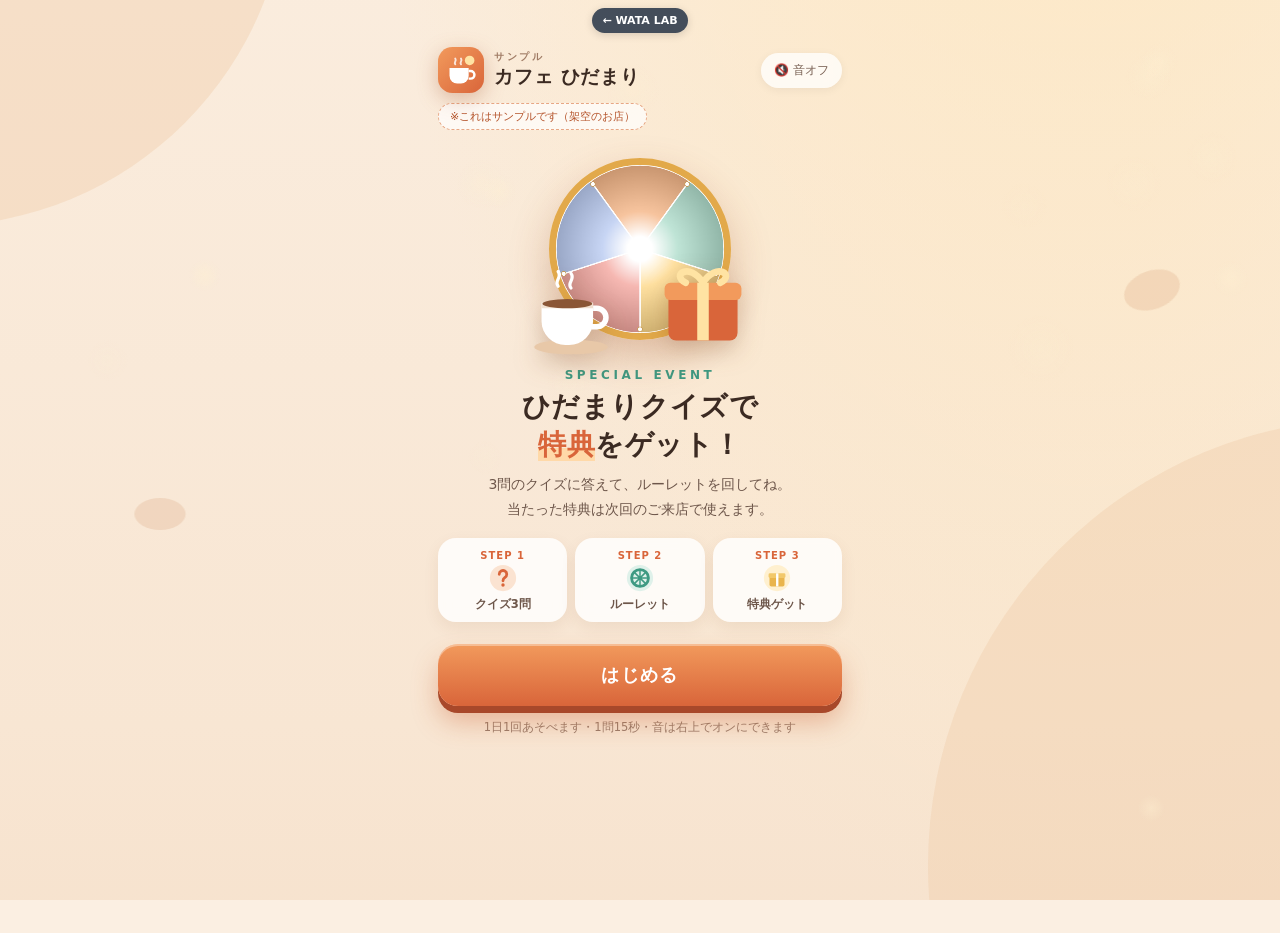
<file: demo-campaign-game.html>
<!DOCTYPE html>
<html lang="ja"><head><meta charset="utf-8">
<meta name="viewport" content="width=device-width,initial-scale=1,viewport-fit=cut">
<meta name="theme-color" content="#f6e3cf">
<title>集客ミニゲーム見本（架空のカフェ）｜WATA LAB</title>
<style>
:root{--main:#d9653a;--main2:#f29a5c;--sub:#3e9a83;--bg:#fbefe2;--ink:#3b2a22;--gold:#e9b44c}
*{box-sizing:border-box;margin:0;padding:0;-webkit-tap-highlight-color:transparent}
html,body{height:100%;background:var(--bg)}
body{font-family:"Hiragino Maru Gothic ProN","Hiragino Sans","Noto Sans JP","Noto Sans CJK JP",system-ui,sans-serif;color:var(--ink);overflow-x:hidden;-webkit-font-smoothing:antialiased}
button{font-family:inherit;color:inherit}
/* 背景 */
#bgsvg{position:fixed;inset:0;width:100%;height:100%;z-index:0}
#bokeh{position:fixed;inset:0;width:100%;height:100%;z-index:1;pointer-events:none}
.steam path{fill:none;stroke:#fff;stroke-width:5;stroke-linecap:round;opacity:.0;animation:steam 4s ease-in-out infinite}
.steam path:nth-child(2){animation-delay:1.3s}.steam path:nth-child(3){animation-delay:2.6s}
@keyframes steam{0%{opacity:0;transform:translateY(10px)}40%{opacity:.7}100%{opacity:0;transform:translateY(-30px)}}
.app{position:relative;z-index:2;max-width:440px;margin:0 auto;min-height:100%;padding:calc(14px + env(safe-area-inset-top)) 18px calc(24px + env(safe-area-inset-bottom));display:flex;flex-direction:column}
/* ヘッダー */
.top{display:flex;align-items:center;justify-content:space-between}
.logo{display:flex;align-items:center;gap:10px;user-select:none;-webkit-user-select:none;-webkit-touch-callout:none;position:relative}
.logo svg{width:46px;height:46px;filter:drop-shadow(0 6px 10px rgba(160,70,30,.3))}
.logo .ring{position:absolute;left:-4px;top:-4px;width:54px;height:54px;border-radius:50%;border:3px solid var(--main);opacity:0;transform:scale(.8)}
.logo.hold .ring{animation:hold 2s linear forwards}
@keyframes hold{to{opacity:1;transform:scale(1.15)}}
.name small{display:block;font-size:10px;letter-spacing:.25em;color:#a07c66;font-weight:700}
.name b{font-size:19px;letter-spacing:.04em}
.snd{border:0;background:rgba(255,255,255,.75);backdrop-filter:blur(8px);-webkit-backdrop-filter:blur(8px);border-radius:999px;padding:9px 13px;font-size:12px;color:#7a6255;box-shadow:0 2px 10px rgba(0,0,0,.06)}
.badge{align-self:flex-start;margin-top:10px;font-size:11px;background:rgba(255,255,255,.7);color:#b4532a;padding:5px 11px;border-radius:999px;border:1px dashed #e7a785}
/* 画面切替 */
.screen{display:none;flex:1;flex-direction:column}
.screen.on{display:flex;animation:sIn .55s cubic-bezier(.2,.9,.2,1) both}
.screen.out{display:flex;animation:sOut .3s ease forwards;position:absolute;left:18px;right:18px}
@keyframes sIn{from{opacity:0;transform:translateY(24px) scale(.98)}to{opacity:1;transform:none}}
@keyframes sOut{to{opacity:0;transform:translateY(-16px) scale(.98)}}
/* スタート */
.hero{position:relative;margin:14px auto 0;width:210px;height:210px}
.hero .mini{position:absolute;left:14px;top:14px;width:182px;height:182px;border:7px solid #e2a94a;border-radius:50%;animation:spinSlow 14s linear infinite;box-shadow:0 18px 40px rgba(150,70,30,.28)}
@keyframes spinSlow{to{transform:rotate(360deg)}}
.hero .gift{position:absolute;right:-6px;bottom:4px;width:96px;animation:bob 2.6s ease-in-out infinite;filter:drop-shadow(0 10px 12px rgba(120,60,20,.25))}
.hero .cupH{position:absolute;left:-10px;bottom:-4px;width:92px;animation:bob 2.6s ease-in-out .9s infinite;filter:drop-shadow(0 10px 12px rgba(120,60,20,.25))}
@keyframes bob{50%{transform:translateY(-8px) rotate(-3deg)}}
.kicker{margin-top:14px;text-align:center;font-size:12px;letter-spacing:.3em;color:var(--sub);font-weight:800}
h1{font-size:28px;line-height:1.35;margin:6px 0 8px;text-align:center;letter-spacing:.02em}
h1 em{font-style:normal;background:linear-gradient(transparent 62%,#ffd9a8 62%);color:var(--main)}
.lead{font-size:14px;line-height:1.8;color:#6d564a;text-align:center}
.steps{display:flex;gap:8px;margin:16px 0 0}
.steps div{flex:1;background:rgba(255,255,255,.82);backdrop-filter:blur(6px);border-radius:18px;padding:12px 4px 10px;text-align:center;font-size:11.5px;font-weight:700;color:#6d564a;box-shadow:0 6px 16px rgba(120,70,30,.08);position:relative}
.steps div span{display:block;font-size:10px;color:var(--main);letter-spacing:.1em;margin-bottom:2px}
.steps svg{width:30px;height:30px;display:block;margin:0 auto 4px}
.btn{position:relative;overflow:hidden;display:block;width:100%;border:0;border-radius:20px;padding:19px;font-size:18px;font-weight:800;letter-spacing:.08em;color:#fff;background:linear-gradient(180deg,var(--main2),var(--main));box-shadow:0 7px 0 #a8482a,0 16px 26px rgba(200,90,40,.35),inset 0 2px 0 rgba(255,255,255,.35);transition:transform .1s,box-shadow .1s;margin-top:auto}
.btn:after{content:"";position:absolute;top:0;left:-60%;width:40%;height:100%;background:linear-gradient(100deg,transparent,rgba(255,255,255,.45),transparent);transform:skewX(-20deg);animation:sweep 3s ease-in-out infinite}
@keyframes sweep{0%,60%{left:-60%}100%{left:130%}}
.btn:active{transform:translateY(6px);box-shadow:0 1px 0 #a8482a,0 6px 12px rgba(200,90,40,.3)}
.btn:disabled{filter:saturate(.5) brightness(1.05);opacity:.7}
.btn:disabled:after{display:none}
.pulse{animation:pulse 1.8s ease-in-out infinite}
@keyframes pulse{50%{transform:scale(1.025)}}
.small{font-size:11.5px;color:#9a7d6c;text-align:center;margin-top:12px;line-height:1.7}
/* クイズ */
.qhead{display:flex;align-items:center;gap:12px;margin-top:16px}
.dots{display:flex;gap:6px;flex:1}
.dots i{flex:1;height:8px;border-radius:4px;background:rgba(255,255,255,.7);overflow:hidden;position:relative}
.dots i.ok{background:var(--sub)}.dots i.ng{background:#e08b7a}.dots i.now{background:#f3d7c3}
.combo{font-size:12px;font-weight:800;color:var(--main);background:#fff;border-radius:999px;padding:6px 10px;box-shadow:0 3px 10px rgba(0,0,0,.06);min-width:72px;text-align:center}
.combo.bump{animation:bump .4s}
@keyframes bump{40%{transform:scale(1.25)}}
.qcard{position:relative;background:#fff;border-radius:28px;padding:24px 18px 18px;margin-top:16px;box-shadow:0 20px 40px rgba(120,60,20,.14),0 2px 0 rgba(255,255,255,.9) inset;animation:cardIn .55s cubic-bezier(.2,1.2,.3,1) both}
@keyframes cardIn{from{opacity:0;transform:perspective(800px) rotateY(-35deg) translateX(40px)}to{opacity:1;transform:none}}
.qcard.shake{animation:shake .45s}
@keyframes shake{20%,60%{transform:translateX(-9px)}40%,80%{transform:translateX(9px)}}
.timer{position:absolute;right:14px;top:14px;width:58px;height:58px;background:#fff;border-radius:50%;box-shadow:0 6px 16px rgba(120,60,20,.18)}
.timer svg{width:100%;height:100%;transform:rotate(-90deg)}
.timer circle{fill:none;stroke-width:5}
.timer .tb{stroke:#f3e4d8}.timer .tf{stroke:var(--sub);stroke-linecap:round;stroke-dasharray:150.8;transition:stroke .3s}
.timer b{position:absolute;inset:0;display:grid;place-items:center;font-size:18px;font-variant-numeric:tabular-nums}
.timer.warn .tf{stroke:#e0603f}.timer.warn b{color:#e0603f;animation:bump .5s infinite}
.qn{font-size:12px;font-weight:800;color:var(--sub);letter-spacing:.15em}
.qt{font-size:21px;line-height:1.5;margin:6px 70px 0 0;font-weight:800;min-height:63px}
.opts{display:flex;flex-direction:column;gap:10px;margin-top:16px}
.opt{position:relative;display:flex;align-items:center;gap:12px;border:2px solid #f2e3d7;background:#fffdfb;border-radius:18px;padding:14px;font-size:16px;font-weight:700;text-align:left;transition:transform .15s,border-color .2s,background .2s;animation:optIn .45s cubic-bezier(.2,1.2,.3,1) both}
.opt:nth-child(2){animation-delay:.07s}.opt:nth-child(3){animation-delay:.14s}.opt:nth-child(4){animation-delay:.21s}
@keyframes optIn{from{opacity:0;transform:translateY(14px)}}
.opt:active{transform:scale(.97)}
.opt .k{flex:none;width:30px;height:30px;border-radius:10px;display:grid;place-items:center;background:#fbeadc;color:var(--main);font-size:14px;font-weight:800}
.opt.ok{border-color:var(--sub);background:#e9f7f2;animation:okPop .45s}
.opt.ok .k{background:var(--sub);color:#fff}
.opt.ng{border-color:#e27b66;background:#fdf0ec}
.opt.ng .k{background:#e27b66;color:#fff}
.opt.dim{opacity:.45}
@keyframes okPop{40%{transform:scale(1.04)}}
.fb{display:flex;gap:10px;align-items:flex-start;margin-top:14px;padding:12px 14px;border-radius:16px;background:#fbf4ee;font-size:13.5px;line-height:1.6;color:#6d564a;animation:optIn .35s both}
.fb b{flex:none;font-size:15px}
.mark{position:fixed;left:50%;top:42%;z-index:20;transform:translate(-50%,-50%);pointer-events:none;font-size:140px;font-weight:900;line-height:1;animation:markIn .8s cubic-bezier(.2,1.6,.4,1) forwards}
@keyframes markIn{0%{opacity:0;transform:translate(-50%,-50%) scale(.3)}30%{opacity:1;transform:translate(-50%,-50%) scale(1.1)}70%{opacity:1;transform:translate(-50%,-50%) scale(1)}100%{opacity:0;transform:translate(-50%,-50%) scale(1.15)}}
/* ルーレット */
.chance{white-space:nowrap;align-self:center;margin-top:8px;padding:7px 16px;border-radius:999px;font-size:13px;font-weight:800;color:#fff;background:linear-gradient(90deg,#e9a23b,#e5603a,#e9a23b);background-size:200% 100%;animation:flow 2s linear infinite;box-shadow:0 6px 16px rgba(229,96,58,.35)}
@keyframes flow{to{background-position:-200% 0}}
.score{display:flex;justify-content:center;gap:6px;margin-top:8px}
.score svg{width:26px;height:26px}
.wheelwrap{position:relative;width:min(86vw,350px);aspect-ratio:1;margin:22px auto 0}
.wheelwrap.shake{animation:shake .5s}
.rim{position:absolute;inset:0;border-radius:50%;background:radial-gradient(circle at 30% 25%,#fff4d9,#e7b04a 30%,#b8761f 70%,#8a5212);box-shadow:0 22px 40px rgba(110,50,10,.35),inset 0 -6px 12px rgba(0,0,0,.25)}
.wheelwrap canvas{position:absolute;inset:6%;width:88%;height:88%;border-radius:50%;will-change:transform}
.gloss{position:absolute;inset:6%;border-radius:50%;pointer-events:none;background:radial-gradient(ellipse 80% 55% at 50% 10%,rgba(255,255,255,.5),rgba(255,255,255,0) 60%),radial-gradient(circle at 50% 50%,transparent 62%,rgba(0,0,0,.18) 100%)}
.bulb{position:absolute;width:3.6%;height:3.6%;border-radius:50%;background:#fff6d2;box-shadow:0 0 6px 2px rgba(255,230,150,.9);transform:translate(-50%,-50%)}
.lights-a .bulb:nth-child(odd),.lights-b .bulb:nth-child(even){background:#c98a2a;box-shadow:none}
.lights-win .bulb{animation:bl .25s steps(1) infinite}
@keyframes bl{50%{background:#c98a2a;box-shadow:none}}
.hubc{position:absolute;inset:0;margin:auto;width:24%;height:24%;border-radius:50%;background:radial-gradient(circle at 35% 30%,#fff,#f6e6d6 60%,#e4c8ae);box-shadow:0 6px 14px rgba(0,0,0,.28),inset 0 -3px 6px rgba(0,0,0,.1);display:grid;place-items:center;z-index:3}
.hubc svg{width:58%}
.pointer{position:absolute;left:50%;top:-16px;width:44px;height:60px;margin-left:-22px;z-index:4;transform-origin:50% 22%;filter:drop-shadow(0 4px 4px rgba(0,0,0,.3))}
.pointer.flick{animation:flick .12s ease-out}
@keyframes flick{40%{transform:rotate(-14deg)}}
.flash{position:fixed;inset:0;background:#fff;z-index:15;pointer-events:none;opacity:0}
.flash.go{animation:flash .6s ease-out}
@keyframes flash{0%{opacity:.85}100%{opacity:0}}
/* チケット */
.rtitle{text-align:center;margin-top:16px}
.rtitle b{display:block;font-size:13px;letter-spacing:.35em;color:var(--sub)}
.rtitle h1{margin-top:4px}
.coupon{position:relative;margin-top:16px;filter:drop-shadow(0 20px 30px rgba(120,60,20,.2));animation:tIn .8s cubic-bezier(.2,1.3,.3,1) both}
@keyframes tIn{from{opacity:0;transform:translateY(40px) rotate(-4deg) scale(.9)}}
.cp{position:relative;background:#fff;overflow:hidden;border-radius:24px;
 -webkit-mask:radial-gradient(circle 10px at 0 var(--ny,50%),#0000 98%,#000) left/51% 100% no-repeat,radial-gradient(circle 10px at 100% var(--ny,50%),#0000 98%,#000) right/51% 100% no-repeat;
 mask:radial-gradient(circle 10px at 0 var(--ny,50%),#0000 98%,#000) left/51% 100% no-repeat,radial-gradient(circle 10px at 100% var(--ny,50%),#0000 98%,#000) right/51% 100% no-repeat}
.cp-top{border-radius:24px 24px 0 0;padding:20px 20px 18px;text-align:center;background:linear-gradient(160deg,var(--main2),var(--main));color:#fff;position:relative}
.cp-top:before{content:"";position:absolute;inset:0;background:repeating-linear-gradient(45deg,rgba(255,255,255,.07) 0 10px,transparent 10px 20px)}
.cp-top small{position:relative;font-size:11px;letter-spacing:.3em;opacity:.9}
.prize{position:relative;font-size:31px;font-weight:900;line-height:1.3;margin-top:6px;text-shadow:0 2px 0 rgba(0,0,0,.12)}
.cp-shine{position:absolute;inset:0;pointer-events:none;overflow:hidden;z-index:5}
.cp-shine:after{content:"";position:absolute;top:-20%;left:-70%;width:45%;height:140%;background:linear-gradient(100deg,transparent,rgba(255,255,255,.75),transparent);transform:skewX(-18deg);animation:sweep 3.2s ease-in-out 1s infinite}
.perf{height:20px;background:#fff;position:relative}
.perf:before{content:"";position:absolute;left:14px;right:14px;top:9px;border-top:2.5px dashed #ead8ca}
.cp-bot{background:#fff;border-radius:0 0 24px 24px;padding:4px 20px 20px;text-align:center;position:relative}
.cond{font-size:12px;line-height:1.7;color:#7a6255}
.show{margin-top:12px;font-size:15px;font-weight:800}
.clock{margin-top:6px;display:inline-flex;align-items:center;gap:8px;font-size:21px;font-weight:900;font-variant-numeric:tabular-nums;letter-spacing:.02em}
.live{width:10px;height:10px;border-radius:50%;background:#2fb67a;box-shadow:0 0 0 0 rgba(47,182,122,.6);animation:live 1.4s infinite}
@keyframes live{70%{box-shadow:0 0 0 10px rgba(47,182,122,0)}100%{box-shadow:0 0 0 0 rgba(47,182,122,0)}}
.won{font-size:11px;color:#a08b7d;margin-top:4px}
.stamp{position:absolute;right:10px;top:-38px;width:92px;height:92px;z-index:6;animation:stampIn .5s cubic-bezier(.3,1.8,.5,1) .7s both}
.stamp svg{width:100%;height:100%;animation:spinSlow 12s linear infinite}
@keyframes stampIn{from{opacity:0;transform:scale(2.4) rotate(-30deg)}}
.meta{display:flex;justify-content:space-between;gap:10px;margin-top:14px;padding-top:12px;border-top:1px solid #f2e6dc;font-size:11px;color:#9a8273;text-align:left}.meta b{display:block;font-size:13px;color:var(--ink);font-variant-numeric:tabular-nums;letter-spacing:.05em}.staff{width:92px;height:44px;border:1.5px dashed #e0c9b8;border-radius:10px;display:grid;place-items:center;font-size:10px;color:#c0a898}
.hint{display:flex;align-items:center;justify-content:center;gap:8px;margin-top:18px;font-size:12.5px;color:#7a6255;background:rgba(255,255,255,.75);border-radius:14px;padding:10px}
#fx{position:fixed;inset:0;width:100%;height:100%;pointer-events:none;z-index:16}
.toast{position:fixed;left:50%;bottom:30px;transform:translateX(-50%) translateY(20px);background:var(--ink);color:#fff;padding:11px 18px;border-radius:999px;font-size:13px;opacity:0;transition:all .3s;z-index:30}
.toast.on{opacity:.94;transform:translateX(-50%)}
@media (prefers-reduced-motion:reduce){*,*:before,*:after{animation-duration:.01ms!important;animation-iteration-count:1!important;transition:none!important}}
.wl-back{position:relative;display:block;width:max-content;margin:calc(env(safe-area-inset-top) + 8px) auto 0;z-index:9999;font:800 11px/1 system-ui,sans-serif;color:#fff;background:rgba(27,43,64,.82);padding:7px 10px;border-radius:999px;text-decoration:none;box-shadow:0 2px 8px rgba(0,0,0,.15)}
</style></head><body>
<a class="wl-back" href="./">← WATA LAB</a>
<svg id="bgsvg" viewBox="0 0 400 860" preserveAspectRatio="xMidYMid slice" aria-hidden="true">
 <defs>
  <linearGradient id="bg" x1="0" y1="0" x2="0" y2="1"><stop offset="0" stop-color="#fdf4ea"/><stop offset=".6" stop-color="#f8e6d3"/><stop offset="1" stop-color="#f1d3b8"/></linearGradient>
  <radialGradient id="sun" cx=".85" cy=".08" r=".6"><stop offset="0" stop-color="#ffe6b8" stop-opacity=".9"/><stop offset="1" stop-color="#ffe6b8" stop-opacity="0"/></radialGradient>
  <g id="cup"><path d="M0 0h60v34a26 26 0 0 1-26 26h-8A26 26 0 0 1 0 34z" fill="#fff"/><path d="M60 10h6a12 12 0 0 1 0 24h-6" fill="none" stroke="#fff" stroke-width="7"/><ellipse cx="30" cy="70" rx="46" ry="7" fill="#fff" opacity=".7"/></g>
 </defs>
 <rect width="400" height="860" fill="url(#bg)"/><rect width="400" height="860" fill="url(#sun)"/>
 <g fill="#efcfae" opacity=".45"><circle cx="-20" cy="250" r="110"/><circle cx="430" cy="560" r="140"/></g>
 <g opacity=".33"><use href="#cup" transform="translate(300 120) scale(.8) rotate(8)"/><use href="#cup" transform="translate(20 640) scale(1.1) rotate(-6)"/><use href="#cup" transform="translate(320 760) scale(.6)"/></g>
 <g class="steam" opacity=".6" transform="translate(30 590)"><path d="M20 30c-8-10 8-18 0-30"/><path d="M40 30c-8-10 8-18 0-30"/><path d="M60 30c-8-10 8-18 0-30"/></g>
 <g fill="#d9a27a" opacity=".25"><ellipse cx="80" cy="90" rx="9" ry="6" transform="rotate(30 80 90)"/><ellipse cx="360" cy="380" rx="9" ry="6" transform="rotate(-20 360 380)"/><ellipse cx="50" cy="450" rx="8" ry="5"/><ellipse cx="250" cy="820" rx="9" ry="6" transform="rotate(40 250 820)"/></g>
</svg>
<canvas id="bokeh"></canvas>
<canvas id="fx"></canvas><div class="flash" id="flash"></div>
<div class="app">
 <div class="top">
  <div class="logo" id="logo"><span class="ring"></span>
   <svg viewBox="0 0 48 48"><defs><linearGradient id="lg" x1="0" y1="0" x2="1" y2="1"><stop offset="0" stop-color="var(--main2)"/><stop offset="1" stop-color="var(--main)"/></linearGradient></defs><rect width="48" height="48" rx="15" fill="url(#lg)"/><circle cx="33" cy="14" r="5" fill="#ffe3a3"/><path d="M12 22h20v8a8 8 0 0 1-8 8h-4a8 8 0 0 1-8-8z" fill="#fff"/><path d="M32 25h2a4 4 0 0 1 0 8h-2" fill="none" stroke="#fff" stroke-width="2.6"/><path d="M18 18c-2-2 2-3 0-6M24 18c-2-2 2-3 0-6" stroke="#fff" stroke-width="2" fill="none" stroke-linecap="round" opacity=".8"/></svg>
   <div class="name"><small id="shopTag"></small><b id="shopName"></b></div></div>
  <button class="snd" id="snd" aria-label="音の切り替え">🔇 音オフ</button>
 </div>
 <div class="badge">※これはサンプルです（架空のお店）</div>

 <section class="screen on" id="s-start">
  <div class="hero"><canvas class="mini" id="mini" width="428" height="428"></canvas>
   <svg class="cupH" viewBox="0 0 100 100"><ellipse cx="50" cy="88" rx="40" ry="8" fill="#e8c8a8"/><path d="M18 40h56v20a26 26 0 0 1-26 26h-4A26 26 0 0 1 18 60z" fill="#fff"/><path d="M18 40h56v6H18z" fill="#f0e0d0"/><path d="M74 46h4a10 10 0 0 1 0 20h-6" fill="none" stroke="#fff" stroke-width="6"/><ellipse cx="46" cy="41" rx="27" ry="5" fill="#8a5636"/><path d="M36 22c-5-6 5-9 0-16M50 24c-5-6 5-9 0-16" stroke="#fff" stroke-width="3.5" fill="none" stroke-linecap="round"/></svg>
   <svg class="gift" viewBox="0 0 100 100"><rect x="14" y="40" width="72" height="50" rx="8" fill="var(--main)"/><rect x="10" y="30" width="80" height="18" rx="6" fill="var(--main2)"/><rect x="44" y="30" width="12" height="60" fill="#ffe3a3"/><path d="M50 30c-14-22-34-8-18 0M50 30c14-22 34-8 18 0" fill="none" stroke="#ffe3a3" stroke-width="7" stroke-linecap="round"/></svg>
  </div>
  <div class="kicker">SPECIAL EVENT</div>
  <h1 id="ttl"></h1>
  <p class="lead" id="lead"></p>
  <div class="steps">
   <div><span>STEP 1</span><svg viewBox="0 0 32 32"><circle cx="16" cy="16" r="14" fill="#fbe3d1"/><path d="M12 12a4 4 0 1 1 6 3.5c-1.5.9-2 1.6-2 3.5" stroke="var(--main)" stroke-width="3" fill="none" stroke-linecap="round"/><circle cx="16" cy="23.5" r="1.8" fill="var(--main)"/></svg><b id="stepQ"></b></div>
   <div><span>STEP 2</span><svg viewBox="0 0 32 32"><circle cx="16" cy="16" r="14" fill="#dff1ea"/><circle cx="16" cy="16" r="9" fill="none" stroke="var(--sub)" stroke-width="3"/><path d="M16 7v18M7 16h18M10 10l12 12M22 10 10 22" stroke="var(--sub)" stroke-width="1.6"/></svg>ルーレット</div>
   <div><span>STEP 3</span><svg viewBox="0 0 32 32"><circle cx="16" cy="16" r="14" fill="#fff0cf"/><rect x="8" y="14" width="16" height="11" rx="2" fill="var(--gold)"/><rect x="7" y="11" width="18" height="5" rx="1.5" fill="#f2c86a"/><rect x="15" y="11" width="2.5" height="14" fill="#fff"/></svg>特典ゲット</div>
  </div>
  <button class="btn pulse" id="go" style="margin-top:22px">はじめる</button>
  <p class="small" id="rule"></p>
 </section>

 <section class="screen" id="s-quiz">
  <div class="qhead"><div class="dots" id="dots"></div><div class="combo" id="combo">正解 0</div></div>
  <div class="qcard" id="qcard">
   <div class="timer" id="timer"><svg viewBox="0 0 58 58"><circle class="tb" cx="29" cy="29" r="24"/><circle class="tf" id="tf" cx="29" cy="29" r="24"/></svg><b id="tsec"></b></div>
   <div class="qn" id="qn"></div><div class="qt" id="qt"></div>
   <div class="opts" id="opts"></div>
   <div id="fbw"></div>
  </div>
  <button class="btn" id="next" style="margin-top:18px;visibility:hidden">つぎへ</button>
 </section>

 <section class="screen" id="s-spin">
  <h1 style="margin-top:14px">ルーレットを<em>回そう！</em></h1>
  <div class="score" id="score"></div>
  <div class="chance" id="chance" style="display:none"></div>
  <div class="wheelwrap" id="ww">
   <div class="rim"></div>
   <canvas id="wheel" width="720" height="720"></canvas>
   <div class="gloss"></div>
   <div id="bulbs" class="lights-a"></div>
   <div class="hubc"><svg viewBox="0 0 40 40"><path d="M8 16h20v6a8 8 0 0 1-8 8h-4a8 8 0 0 1-8-8z" fill="var(--main)"/><path d="M28 18h2a3.5 3.5 0 0 1 0 7h-2" fill="none" stroke="var(--main)" stroke-width="2.4"/><path d="M14 12c-2-2 2-3 0-6M20 12c-2-2 2-3 0-6" stroke="var(--main)" stroke-width="2" fill="none" stroke-linecap="round"/></svg></div>
   <svg class="pointer" id="pointer" viewBox="0 0 44 60"><defs><linearGradient id="pg" x1="0" x2="1"><stop offset="0" stop-color="#fff3d6"/><stop offset=".5" stop-color="#e9b44c"/><stop offset="1" stop-color="#a86a16"/></linearGradient></defs><path d="M22 58 4 18a18 18 0 1 1 36 0z" fill="url(#pg)" stroke="#7b4a0e" stroke-width="2"/><circle cx="22" cy="17" r="7" fill="#fff" stroke="#7b4a0e" stroke-width="2"/></svg>
  </div>
  <button class="btn" id="spin" style="margin-top:28px">ルーレットを回す</button>
 </section>

 <section class="screen" id="s-result">
  <div class="rtitle"><b id="rKick">CONGRATULATIONS</b><h1 id="rTitle">おめでとう！</h1></div>
  <div class="coupon"><div class="cp">
   <div class="cp-shine"></div>
   <div class="cp-top"><small id="rShop"></small><div class="prize" id="rPrize"></div></div>
   <div class="perf"></div>
   <div class="cp-bot">
    <div class="cond" id="rCond"></div>
    <div class="show">📱 この画面をお店で見せてね</div>
    <div class="clock"><span class="live"></span><span id="rTime"></span></div>
    <div class="won" id="rWon"></div>
    <div class="meta"><div>クーポン番号<b id="rNo"></b></div><div class="staff">スタッフ確認</div></div>
   </div></div>
   <div class="stamp"><svg viewBox="0 0 100 100"><defs><path id="cpath" d="M50 50m-36 0a36 36 0 1 1 72 0a36 36 0 1 1-72 0"/></defs><circle cx="50" cy="50" r="46" fill="rgba(255,255,255,.9)" stroke="#d24b3a" stroke-width="3"/><circle cx="50" cy="50" r="28" fill="none" stroke="#d24b3a" stroke-width="1.5"/><text font-size="10" font-weight="800" fill="#d24b3a" letter-spacing="2"><textPath href="#cpath" id="stampTxt"></textPath></text><text x="50" y="47" text-anchor="middle" font-size="13" font-weight="900" fill="#d24b3a">当選</text><text x="50" y="62" text-anchor="middle" font-size="9" font-weight="800" fill="#d24b3a" id="stampDate"></text></svg></div>
  </div>
  <div class="hint">📸 <span>スクショして保存しておくと安心です</span></div>
  <p class="small" id="rNext"></p>
 </section>
</div>
<div class="toast" id="toast"></div>
<script>
/* ===== 設定（お店ごとにここだけ変更） ===== */
const CONFIG = {
  shopTag: "サンプル",
  shopName: "カフェ ひだまり",
  colors: { main: "#d9653a", main2: "#f29a5c", sub: "#3e9a83", bg: "#fbefe2", ink: "#3b2a22", gold: "#e9b44c" },
  title: "ひだまりクイズで<br><em>特典</em>をゲット！",
  lead: "3問のクイズに答えて、ルーレットを回してね。\n当たった特典は次回のご来店で使えます。",
  secondsPerQuestion: 15,          // 1問の制限時間（0で時間制限なし）
  questions: [
    { q: "ひだまりの看板メニューはどれ？", a: ["ふわふわパンケーキ", "激辛カレー", "おでん"], correct: 0, note: "毎朝焼く、ふわふわのパンケーキです。" },
    { q: "コーヒー豆はどこで焙煎している？", a: ["遠くの工場", "お店の奥", "焙煎していない"], correct: 1, note: "お店の奥で、少しずつ焙煎しています。" },
    { q: "窓ぎわで寝ている看板猫の名前は？", a: ["タマ", "ポチ", "こむぎ"], correct: 2, note: "ひなたぼっこが大好きな「こむぎ」です。" }
  ],
  // weight：当たりやすさ ／ bonus：全問正解のときの当たりやすさ
  prizes: [
    { label: "ドリンク50円引き",     short: "50円引き",   weight: 40, bonus: 30, color: "#f7c49e" },
    { label: "クッキー1枚プレゼント", short: "クッキー",   weight: 25, bonus: 25, color: "#bfe4d6" },
    { label: "ドリンクサイズアップ",  short: "サイズUP",   weight: 20, bonus: 22, color: "#ffe1a1" },
    { label: "ケーキ100円引き",      short: "ケーキ割引", weight: 10, bonus: 15, color: "#f6b8b2" },
    { label: "ドリンク1杯無料",      short: "1杯無料",    weight: 5,  bonus: 8,  color: "#c7d5f4" }
  ],
  bonusText: "全問正解ボーナス！いい特典が出やすい",
  prizeCondition: "次回ご来店時、お会計のときにこの画面を見せてください（1会計1回）",
  storageKey: "hidamari-game-v2"
};
/* ===== ここから下は変更不要 ===== */
const $ = id => document.getElementById(id), C = CONFIG, RM = matchMedia("(prefers-reduced-motion: reduce)").matches;
for (const k in C.colors) document.documentElement.style.setProperty("--" + k, C.colors[k]);
$("shopTag").textContent = C.shopTag; $("shopName").textContent = C.shopName; $("ttl").innerHTML = C.title;
$("lead").innerHTML = C.lead.replace(/\n/g, "<br>"); $("stepQ").textContent = `クイズ${C.questions.length}問`;
$("rule").textContent = `1日1回あそべます${C.secondsPerQuestion ? `・1問${C.secondsPerQuestion}秒` : ""}・音は右上でオンにできます`;
const pad = n => String(n).padStart(2, "0"), today = () => { const d = new Date(); return `${d.getFullYear()}-${d.getMonth() + 1}-${d.getDate()}`; };
const fmt = (d, s = true) => `${d.getFullYear()}年${d.getMonth() + 1}月${d.getDate()}日 ${pad(d.getHours())}:${pad(d.getMinutes())}${s ? ":" + pad(d.getSeconds()) : ""}`;
const load = () => { try { return JSON.parse(localStorage.getItem(C.storageKey)) } catch (e) { return null } };
const save = v => { try { localStorage.setItem(C.storageKey, JSON.stringify(v)) } catch (e) {} };
const vib = p => { try { navigator.vibrate && navigator.vibrate(p) } catch (e) {} };
function toast(t) { const e = $("toast"); e.textContent = t; e.classList.add("on"); clearTimeout(e._t); e._t = setTimeout(() => e.classList.remove("on"), 1900); }
function show(id) {
  const cur = document.querySelector(".screen.on"); if (cur && cur.id !== id) { cur.classList.remove("on"); cur.classList.add("out"); setTimeout(() => cur.classList.remove("out"), 300); }
  $(id).classList.add("on"); window.scrollTo({ top: 0 });
}
/* 音（初期はオフ） */
let sound = false, ac = null;
$("snd").onclick = () => { sound = !sound; $("snd").textContent = sound ? "🔊 音オン" : "🔇 音オフ"; if (sound) { try { ac = ac || new (window.AudioContext || window.webkitAudioContext)(); ac.resume(); beep(880, .08) } catch (e) {} } };
function beep(f, t = .08, type = "sine", v = .14, delay = 0) { if (!sound || !ac) return; const s = ac.currentTime + delay, o = ac.createOscillator(), g = ac.createGain(); o.type = type; o.frequency.setValueAtTime(f, s); g.gain.setValueAtTime(v, s); g.gain.exponentialRampToValueAtTime(.001, s + t); o.connect(g).connect(ac.destination); o.start(s); o.stop(s + t + .02); }
const chord = (fs, gap = .09, type = "triangle") => fs.forEach((f, i) => beep(f, .25, type, .12, i * gap));

/* ふわふわ光る背景 */
(function bokeh() {
  const cv = $("bokeh"), x = cv.getContext("2d"); let W, H, ps;
  const rs = () => { W = cv.width = innerWidth * devicePixelRatio; H = cv.height = innerHeight * devicePixelRatio; ps = Array.from({ length: 16 }, () => ({ x: Math.random() * W, y: Math.random() * H, r: (Math.random() * 26 + 8) * devicePixelRatio, v: (Math.random() * .25 + .08) * devicePixelRatio, a: Math.random() * .35 + .15, p: Math.random() * 6 })) };
  rs(); addEventListener("resize", rs);
  const fr = t => { x.clearRect(0, 0, W, H); for (const p of ps) { p.y -= p.v; if (p.y < -p.r) { p.y = H + p.r; p.x = Math.random() * W } const g = x.createRadialGradient(p.x, p.y, 0, p.x, p.y, p.r); const a = p.a * (.7 + .3 * Math.sin(t / 900 + p.p)); g.addColorStop(0, `rgba(255,240,210,${a})`); g.addColorStop(1, "rgba(255,240,210,0)"); x.fillStyle = g; x.beginPath(); x.arc(p.x, p.y, p.r, 0, 7); x.fill(); } if (!RM) requestAnimationFrame(fr) };
  requestAnimationFrame(fr);
})();

/* 抽選（重み付き） */
const weightsFor = bonus => C.prizes.map(p => bonus && p.bonus != null ? p.bonus : p.weight);
function pickPrize(bonus = false, r = Math.random()) { const w = weightsFor(bonus), tot = w.reduce((a, b) => a + b, 0); let x = r * tot; for (let i = 0; i < w.length; i++) { x -= w[i]; if (x < 0) return i; } return w.length - 1; }

/* ルーレット描画 */
function drawWheel(cv, labels = true) {
  const x = cv.getContext("2d"), S = cv.width, R = S / 2, n = C.prizes.length, seg = 2 * Math.PI / n; x.clearRect(0, 0, S, S);
  C.prizes.forEach((p, i) => {
    const a0 = -Math.PI / 2 - seg / 2 + i * seg, g = x.createRadialGradient(R, R, R * .15, R, R, R);
    g.addColorStop(0, "#fff"); g.addColorStop(.35, p.color); g.addColorStop(1, shade(p.color, -18));
    x.beginPath(); x.moveTo(R, R); x.arc(R, R, R, a0, a0 + seg); x.closePath(); x.fillStyle = g; x.fill();
    x.strokeStyle = "rgba(255,255,255,.95)"; x.lineWidth = S * .008; x.stroke();
    if (labels) { x.save(); x.translate(R, R); x.rotate(a0 + seg / 2); x.textAlign = "right"; x.textBaseline = "middle"; x.font = `800 ${S * .052}px "Hiragino Sans","Noto Sans CJK JP",sans-serif`; x.lineJoin = "round"; x.lineWidth = S * .014; x.strokeStyle = "rgba(255,255,255,.9)"; x.strokeText(p.short, R * .9, 0); x.fillStyle = C.colors.ink; x.fillText(p.short, R * .9, 0); x.restore(); }
  });
  for (let i = 0; i < n; i++) { const a = -Math.PI / 2 - seg / 2 + i * seg; x.beginPath(); x.arc(R + Math.cos(a) * R * .955, R + Math.sin(a) * R * .955, S * .014, 0, 7); x.fillStyle = "#fff"; x.fill(); x.strokeStyle = "#c99a52"; x.lineWidth = S * .004; x.stroke(); }
}
function shade(hex, p) { const n = parseInt(hex.slice(1), 16), f = c => Math.max(0, Math.min(255, c + p * 2.55 | 0)); return "#" + ((f(n >> 16) << 16) | (f(n >> 8 & 255) << 8) | f(n & 255)).toString(16).padStart(6, "0"); }
drawWheel($("mini"), false); drawWheel($("wheel"));
const BN = 24; $("bulbs").innerHTML = Array.from({ length: BN }, (_, i) => { const a = i / BN * 2 * Math.PI; return `<i class="bulb" style="left:${50 + Math.cos(a) * 47}%;top:${50 + Math.sin(a) * 47}%"></i>` }).join("");
let blink = setInterval(() => { const b = $("bulbs"); if (b.classList.contains("lights-win")) return; b.className = b.className === "lights-a" ? "lights-b" : "lights-a" }, 500);

/* クイズ */
let qi = 0, correct = 0, tId = 0, tLeft = 0, answered = false;
function renderQ() {
  const q = C.questions[qi]; answered = false;
  $("dots").innerHTML = C.questions.map((_, i) => `<i class="${i < qi ? (hist[i] ? "ok" : "ng") : i === qi ? "now" : ""}"></i>`).join("");
  const card = $("qcard"); card.classList.remove("shake"); card.style.animation = "none"; card.offsetHeight; card.style.animation = "";
  $("qn").textContent = `QUESTION ${qi + 1} / ${C.questions.length}`; $("qt").textContent = q.q; $("fbw").innerHTML = ""; $("next").style.visibility = "hidden";
  $("opts").innerHTML = ""; q.a.forEach((t, i) => { const b = document.createElement("button"); b.className = "opt"; b.innerHTML = `<span class="k">${"ABCD"[i]}</span><span></span>`; b.lastChild.textContent = t; b.onclick = () => answer(i); $("opts").appendChild(b); });
  startTimer();
}
function startTimer() {
  clearInterval(tId); const T = C.secondsPerQuestion; $("timer").style.display = T ? "" : "none"; if (!T) return;
  const end = performance.now() + T * 1000, tf = $("tf"), L = 150.8;
  const up = () => { const ms = Math.max(0, end - performance.now()); tLeft = ms; tf.style.strokeDashoffset = L * (1 - ms / (T * 1000)); $("tsec").textContent = Math.ceil(ms / 1000); $("timer").classList.toggle("warn", ms < 5000); if (ms <= 0) { clearInterval(tId); answer(-1) } };
  up(); tId = setInterval(up, 50);
}
let hist = [];
function markPop(ok) { const m = document.createElement("div"); m.className = "mark"; m.innerHTML = ok ? `<svg width="150" height="150" viewBox="0 0 100 100"><circle cx="50" cy="50" r="38" fill="none" stroke="${C.colors.sub}" stroke-width="12"/></svg>` : `<svg width="150" height="150" viewBox="0 0 100 100"><path d="M22 22 78 78M78 22 22 78" stroke="#e0603f" stroke-width="13" stroke-linecap="round"/></svg>`; document.body.appendChild(m); setTimeout(() => m.remove(), 850); }
function answer(i) {
  if (answered) return; answered = true; clearInterval(tId);
  const q = C.questions[qi], bs = [...$("opts").children], ok = i === q.correct; hist[qi] = ok;
  bs.forEach((x, j) => { x.disabled = true; if (j === q.correct) x.classList.add("ok"); else if (j === i) x.classList.add("ng"); else x.classList.add("dim") });
  markPop(ok);
  if (ok) { correct++; chord([784, 1175]); vib(30); const r = bs[i].getBoundingClientRect(); burst(r.left + r.width / 2, r.top + r.height / 2, 26); const c = $("combo"); c.textContent = `正解 ${correct}`; c.classList.remove("bump"); c.offsetWidth; c.classList.add("bump"); }
  else { $("qcard").classList.add("shake"); beep(196, .25, "sawtooth", .07); vib([60, 40, 60]); }
  $("fbw").innerHTML = `<div class="fb"><b>${ok ? "⭕ 正解！" : i < 0 ? "⏰ 時間切れ" : "おしい！"}</b><span></span></div>`; $("fbw").querySelector("span").textContent = q.note;
  $("dots").children[qi].className = ok ? "ok" : "ng";
  $("next").textContent = qi === C.questions.length - 1 ? "ルーレットへ ▶" : "つぎへ ▶"; $("next").style.visibility = "visible";
}
let bonus = false;
$("next").onclick = () => { qi++; if (qi < C.questions.length) return renderQ(); toSpin(); };
function toSpin() {
  bonus = correct === C.questions.length;
  const star = on => `<svg viewBox="0 0 24 24"><path d="M12 2.5l2.9 6 6.6.8-4.9 4.6 1.3 6.6L12 17.3l-5.9 3.2 1.3-6.6L2.5 9.3l6.6-.8z" fill="${on ? C.colors.gold : "#e6d6c8"}" stroke="#fff" stroke-width="1.2"/></svg>`;
  $("score").innerHTML = C.questions.map((_, i) => star(i < correct)).join("");
  $("chance").style.display = bonus ? "" : "none"; $("chance").textContent = "✨ " + C.bonusText;
  show("s-spin"); if (bonus) setTimeout(() => { burst(innerWidth / 2, innerHeight * .2, 40, true); chord([660, 880, 1320], .07) }, 400);
}

/* 回す */
let spinning = false, rot = 0;
$("spin").onclick = () => {
  if (spinning) return; const r0 = load(); if (r0 && r0.day === today()) return showResult(r0, false);
  spinning = true; $("spin").disabled = true; $("spin").textContent = "回転中…"; if (ac) ac.resume();
  const idx = pickPrize(bonus), n = C.prizes.length, seg = 360 / n, jitter = (Math.random() - .5) * seg * .7;
  const target = 360 * 7 + (360 - idx * seg) % 360 + jitter, dur = RM ? 300 : 6200, t0 = performance.now(), w = $("wheel"), pt = $("pointer");
  // 前半は勢いよく、最後はじらすようにゆっくり止まる
  const ease = t => 1 - Math.pow(1 - t, 4.6);
  let lastPeg = 0;
  (function fr(now) {
    const t = Math.min(1, (now - t0) / dur), deg = target * Math.min(1, ease(t)); w.style.transform = `rotate(${deg}deg)`;
    const peg = Math.floor((deg + seg / 2) / seg); if (peg !== lastPeg) { lastPeg = peg; beep(1400, .025, "square", .04); pt.classList.remove("flick"); pt.offsetWidth; pt.classList.add("flick"); }
    if (t < 1) requestAnimationFrame(fr); else setTimeout(() => finish(idx), 250);
  })(t0);
};
function finish(idx) {
  const rec = { day: today(), prize: idx, at: Date.now(), bonus }; save(rec);
  $("bulbs").className = "lights-win"; $("ww").classList.add("shake"); const f = $("flash"); f.classList.remove("go"); f.offsetWidth; f.classList.add("go"); vib([40, 60, 120]);
  chord([523, 659, 784, 1047, 1319], .1);
  setTimeout(() => showResult(rec, true), 900);
}
let clock;
function showResult(rec, fresh) {
  const p = C.prizes[rec.prize] || C.prizes[0], won = new Date(rec.at);
  $("rShop").textContent = `${C.shopTag}：${C.shopName}`; $("rPrize").textContent = p.label; $("rPrize").style.fontSize = (p.label.length > 10 ? 23 : p.label.length > 8 ? 26 : 31) + "px"; $("rCond").textContent = C.prizeCondition;
  $("rKick").textContent = fresh ? "CONGRATULATIONS" : "TODAY'S COUPON"; $("rTitle").textContent = fresh ? "おめでとう！" : "今日の特典";
  $("rWon").textContent = "当選日時：" + fmt(won); $("stampDate").textContent = `${won.getMonth() + 1}/${won.getDate()} ${pad(won.getHours())}:${pad(won.getMinutes())}`;
  $("stampTxt").textContent = `★ ${C.shopName} ★ ${C.shopTag.toUpperCase() === "サンプル" ? "SAMPLE" : "COUPON"} ★ ${C.shopName} ★`;
  $("rNext").textContent = fresh ? "また明日も遊べます" : "今日はもう遊びました。また明日ね！";
  clearInterval(clock); const tick = () => $("rTime").textContent = fmt(new Date()); tick(); clock = setInterval(tick, 1000);
  $("rNo").textContent = "No." + (rec.at % 1e8).toString(36).toUpperCase().padStart(6, "0").replace(/(...)(...)/, "$1-$2");
  show("s-result"); requestAnimationFrame(() => { const cp = document.querySelector(".cp"), pf = document.querySelector(".perf"); cp.style.setProperty("--ny", (pf.offsetTop + 10) + "px"); });
  if (fresh) setTimeout(() => confetti(), 200);
}

/* 紙吹雪・きらきら */
const fx = $("fx"), fc = fx.getContext("2d"); let parts = [], fxRun = false;
function fxLoop() {
  const W = fx.width, H = fx.height; fc.clearRect(0, 0, W, H);
  parts = parts.filter(p => p.life > 0 && p.y < H + 50);
  for (const p of parts) { p.vy += p.g; p.vx *= p.drag; p.vy *= p.drag; p.x += p.vx; p.y += p.vy; p.r += p.vr; p.life--;
    fc.save(); fc.translate(p.x, p.y); fc.rotate(p.r); fc.globalAlpha = Math.min(1, p.life / 30);
    if (p.star) { fc.fillStyle = p.c; fc.beginPath(); for (let k = 0; k < 8; k++) { const rr = k % 2 ? p.s * .3 : p.s; fc.lineTo(Math.cos(k * Math.PI / 4) * rr, Math.sin(k * Math.PI / 4) * rr) } fc.fill(); }
    else { fc.scale(1, Math.cos(p.r * 3)); fc.fillStyle = p.c; fc.fillRect(-p.s / 2, -p.s / 4, p.s, p.s / 2); }
    fc.restore(); }
  if (parts.length) requestAnimationFrame(fxLoop); else { fxRun = false; fc.clearRect(0, 0, W, H) }
}
function addParts(arr) { if (RM) return; const d = devicePixelRatio; if (fx.width !== innerWidth * d) { fx.width = innerWidth * d; fx.height = innerHeight * d } parts.push(...arr); if (!fxRun) { fxRun = true; requestAnimationFrame(fxLoop) } }
const COLS = () => [C.colors.main, C.colors.sub, C.colors.gold, "#f27b9b", "#6aa8e8", "#ffffff"];
function burst(cx, cy, n, star = true) { const d = devicePixelRatio, cs = COLS(); addParts(Array.from({ length: n }, () => { const a = Math.random() * 6.28, v = (Math.random() * 6 + 3) * d; return { x: cx * d, y: cy * d, vx: Math.cos(a) * v, vy: Math.sin(a) * v, g: .12 * d, drag: .94, s: (Math.random() * 5 + 4) * d, r: 0, vr: .1, c: star ? (Math.random() < .5 ? "#ffd56b" : "#fff") : cs[Math.random() * 6 | 0], star, life: 50 + Math.random() * 20 } })); }
function confetti() {
  const d = devicePixelRatio, W = innerWidth * d, cs = COLS();
  const mk = (x, dir) => Array.from({ length: 90 }, () => ({ x, y: innerHeight * d * .9, vx: dir * (Math.random() * 12 + 6) * d, vy: -(Math.random() * 18 + 14) * d, g: .45 * d, drag: .985, s: (Math.random() * 8 + 6) * d, r: Math.random() * 6, vr: (Math.random() - .5) * .35, c: cs[Math.random() * 5 | 0], star: false, life: 240 }));
  addParts([...mk(0, 1), ...mk(W, -1)]);
  for (let k = 0; k < 4; k++) setTimeout(() => burst(innerWidth * (.2 + Math.random() * .6), innerHeight * (.25 + Math.random() * .25), 22), 300 + k * 350);
}

/* 開始・1日1回 */
$("go").onclick = () => { if (ac) ac.resume(); const r = load(); if (r && r.day === today()) return showResult(r, false); qi = 0; correct = 0; hist = []; $("combo").textContent = "正解 0"; renderQ(); show("s-quiz"); };
(function init() { const r = load(); if (r && r.day === today()) showResult(r, false); })();

/* デモ用リセット：ロゴを2秒長押し */
let lp; const L = $("logo");
const st = e => { L.classList.add("hold"); lp = setTimeout(() => { L.classList.remove("hold"); try { localStorage.removeItem(C.storageKey) } catch (x) {} clearInterval(clock); clearInterval(tId); spinning = false; const s = $("spin"); s.disabled = false; s.textContent = "ルーレットを回す"; $("wheel").style.transform = ""; $("bulbs").className = "lights-a"; $("ww").classList.remove("shake"); show("s-start"); toast("リセットしました（デモ用）"); vib(50); }, 2000); };
const en = () => { clearTimeout(lp); L.classList.remove("hold") };
L.addEventListener("touchstart", st, { passive: true }); L.addEventListener("mousedown", st); ["touchend", "touchcancel", "mouseup", "mouseleave"].forEach(ev => L.addEventListener(ev, en));
L.addEventListener("contextmenu", e => e.preventDefault());
window.__game = { pickPrize, CONFIG };
</script></body></html>
</file>
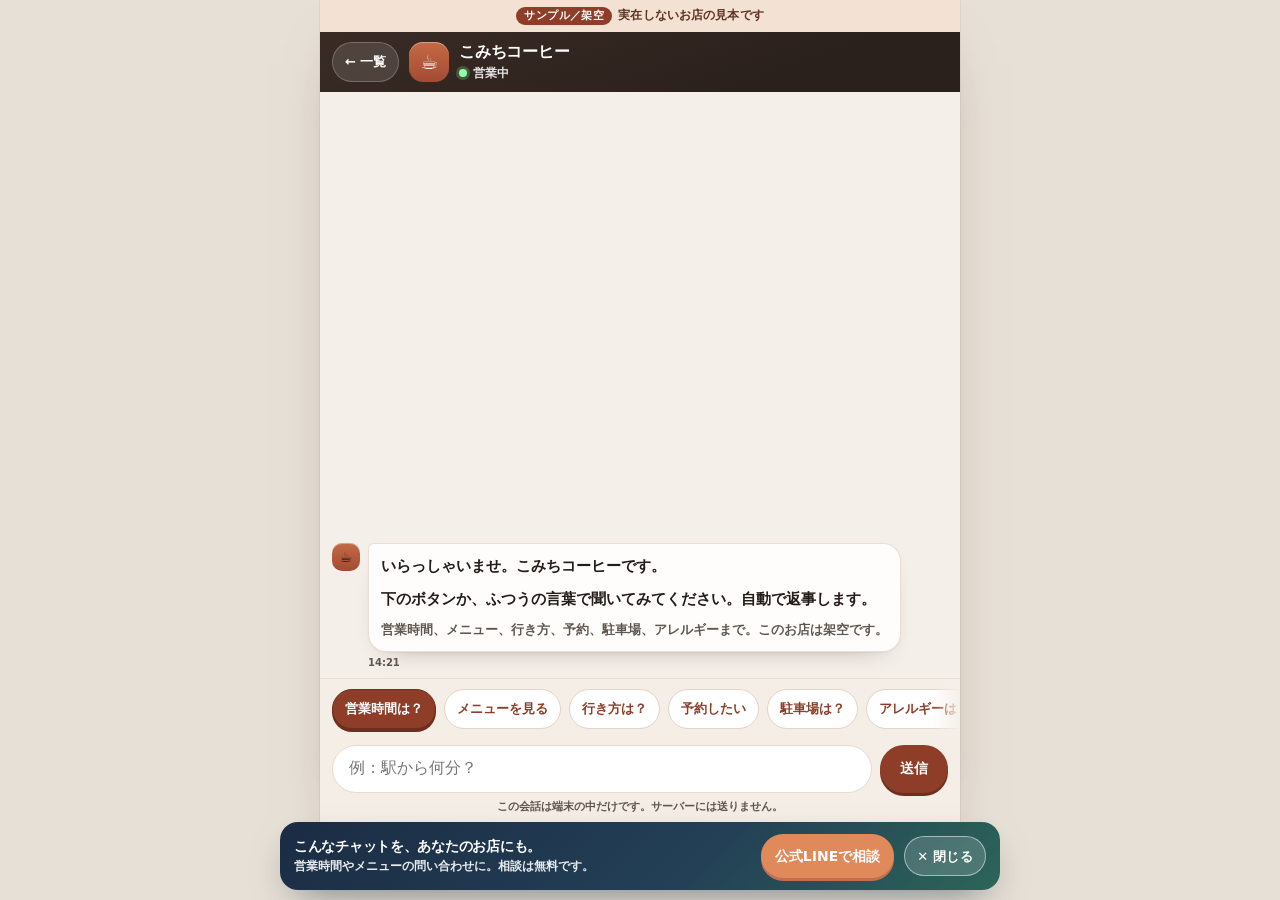
<file: demo-chatbot.html>
<!DOCTYPE html>
<html lang="ja">
<head>
<meta charset="UTF-8">
<meta name="viewport" content="width=device-width, initial-scale=1, viewport-fit=cover">
<meta name="description" content="架空カフェ「こみちコーヒー」の店舗チャットボット見本。営業時間・メニュー・行き方などを、その場で自動返信します。">
<meta name="theme-color" content="#2b211c">
<title>店舗チャットボット見本｜こみちコーヒー｜WATA LAB</title>
<script>
try {
  if (sessionStorage.getItem('wl-linebar-dismissed') === '1') {
    document.documentElement.classList.add('wl-linebar-closed');
  }
} catch (e) {}
</script>
<style>
:root {
  --paper: #f4efe8;
  --ink: #241c18;
  --muted: #5e554e;
  --line: #e5dbd1;
  --clay: #8d3d28;
  --clay-deep: #6f2f1e;
  --foam: #fffdfb;
  --espresso: #2b211c;
  --leaf: #1f6b52;
  --leaf-soft: #e4f3ec;
  --warn-soft: #f8ecd9;
  --warn: #8a5a12;
  --safe-b: env(safe-area-inset-bottom, 0px);
  --font: "Hiragino Sans", "Hiragino Kaku Gothic ProN", "Noto Sans JP", "Yu Gothic UI", Meiryo, system-ui, sans-serif;
}
* { box-sizing: border-box; -webkit-tap-highlight-color: transparent; }
html {
  height: 100%;
  -webkit-text-size-adjust: 100%;
  text-size-adjust: 100%;
}
body {
  margin: 0;
  height: 100dvh;
  max-height: 100dvh;
  overflow: hidden;
  display: flex;
  flex-direction: column;
  align-items: center;
  color: var(--ink);
  background: #e7e0d6;
  font-family: var(--font);
  font-weight: 500;
  line-height: 1.5;
  -webkit-font-smoothing: antialiased;
}
body.wl-has-linebar { padding-bottom: calc(136px + var(--safe-b)); }
html.wl-linebar-closed body,
body.wl-linebar-closed { padding-bottom: var(--safe-b) !important; }
a { color: inherit; }
button, input { font-family: inherit; }
:focus-visible { outline: 3px solid #e7a27a; outline-offset: 2px; }

.app {
  width: min(100%, 640px);
  flex: 1 1 auto;
  min-height: 0;
  min-width: 0;
  display: flex;
  flex-direction: column;
  background:
    radial-gradient(ellipse 80% 40% at 100% -10%, rgba(232, 196, 168, .35), transparent 50%),
    var(--paper);
}
@media (max-width: 700px) {
  body { background: var(--paper); }
  .app { width: 100%; }
}
@media (min-width: 701px) {
  .app {
    box-shadow: 0 0 0 1px rgba(60, 40, 30, .06), 0 28px 60px -36px rgba(40, 24, 16, .55);
  }
}
@media (min-width: 640px) {
  body.wl-has-linebar { padding-bottom: calc(96px + var(--safe-b)); }
}

.sample-banner {
  flex: 0 0 auto;
  background: #f3e1d4;
  color: #5c331f;
  text-align: center;
  font-size: 12px;
  font-weight: 750;
  letter-spacing: .01em;
  padding: 7px 12px;
  line-height: 1.45;
}
.sample-banner strong {
  display: inline-block;
  background: var(--clay);
  color: #fff;
  border-radius: 999px;
  padding: 1px 8px;
  margin-right: 6px;
  font-size: 11px;
  font-weight: 800;
  letter-spacing: .04em;
}

.top {
  flex: 0 0 auto;
  display: flex;
  align-items: center;
  gap: 10px;
  padding: 10px 12px;
  background: linear-gradient(160deg, #3a2b25 0%, #2b211c 70%);
  color: #fff;
}
.back {
  flex: 0 0 auto;
  display: inline-flex;
  align-items: center;
  min-height: 40px;
  padding: 0 12px;
  border-radius: 999px;
  background: rgba(255, 255, 255, .12);
  border: 1px solid rgba(255, 255, 255, .22);
  color: #fff;
  text-decoration: none;
  font-size: 13px;
  font-weight: 800;
}
.shop { min-width: 0; display: flex; align-items: center; gap: 10px; }
.avatar, .mini {
  flex: 0 0 auto;
  display: grid;
  place-items: center;
  background: linear-gradient(180deg, #c46a45, #a34b33);
  box-shadow: inset 0 1px 0 rgba(255, 255, 255, .35);
}
.avatar { width: 40px; height: 40px; border-radius: 14px; font-size: 20px; }
.mini { width: 28px; height: 28px; border-radius: 10px; font-size: 14px; }
.shop-text { min-width: 0; }
.shop h1 {
  margin: 0;
  font-size: 16px;
  font-weight: 850;
  letter-spacing: -.02em;
  line-height: 1.25;
  white-space: nowrap;
  overflow: hidden;
  text-overflow: ellipsis;
}
.status {
  display: flex;
  align-items: center;
  gap: 6px;
  margin: 2px 0 0;
  font-size: 12px;
  font-weight: 700;
  color: rgba(255, 255, 255, .88);
}
.status i {
  width: 8px; height: 8px; border-radius: 50%;
  background: #8dffa8;
  box-shadow: 0 0 0 3px rgba(141, 255, 168, .22);
}
.status.is-shut i { background: #ffd08a; box-shadow: 0 0 0 3px rgba(255, 208, 138, .2); }

.chat {
  flex: 1 1 auto;
  min-height: 0;
  overflow-x: hidden;
  overflow-y: auto;
  -webkit-overflow-scrolling: touch;
  overscroll-behavior: contain;
  padding: 14px 12px 8px;
  display: flex;
  flex-direction: column;
}
.log {
  margin-top: auto;
  display: flex;
  flex-direction: column;
  gap: 12px;
  width: 100%;
  min-width: 0;
}

.row {
  display: flex;
  gap: 8px;
  align-items: flex-start;
  max-width: 100%;
  min-width: 0;
  animation: rise .38s cubic-bezier(.22, .8, .24, 1) both;
}
.row.user { align-self: flex-end; max-width: 88%; }
.stack { min-width: 0; display: flex; flex-direction: column; align-items: flex-start; }
.row.bot .stack { flex: 1; }
.row.user .stack { align-items: flex-end; }
.bubble {
  width: fit-content;
  max-width: 100%;
  padding: 10px 12px;
  border-radius: 18px;
  font-size: 15px;
  line-height: 1.65;
  font-weight: 600;
  overflow-wrap: anywhere;
  word-break: break-word;
  white-space: pre-wrap;
}
.card, .card * { white-space: normal; }
.row.bot .bubble {
  background: var(--foam);
  color: var(--ink);
  border: 1px solid rgba(232, 221, 211, .95);
  border-top-left-radius: 6px;
  box-shadow: 0 1px 2px rgba(40, 24, 16, .04), 0 12px 28px -20px rgba(40, 24, 16, .45);
}
.row.user .bubble {
  background: linear-gradient(180deg, #9a4630, #8d3d28);
  color: #fff;
  border-bottom-right-radius: 6px;
  box-shadow: 0 8px 18px -14px rgba(141, 61, 40, .9);
}
.bubble.has-card { width: 100%; }
.bubble p { margin: 0 0 8px; }
.bubble p:last-child { margin-bottom: 0; }
.bubble .fine { font-size: 12.5px; color: var(--muted); }
.time {
  margin-top: 3px;
  font-size: 10px;
  font-weight: 700;
  color: var(--muted);
  font-variant-numeric: tabular-nums;
}

.card {
  margin-top: 8px;
  background: #fffaf6;
  border: 1px solid #f0e4da;
  border-radius: 14px;
  padding: 10px 12px 8px;
  white-space: normal;
}
.kicker {
  margin: 0 0 6px;
  font-size: 11px;
  font-weight: 800;
  letter-spacing: .08em;
  color: var(--clay);
}
.hours-now, .fact, .hours-list li, .mi {
  display: flex;
  justify-content: space-between;
  align-items: baseline;
  gap: 10px;
}
.hours-now { margin-bottom: 4px; }
.hours-now strong { font-size: 14px; font-weight: 800; }
.pill {
  flex: 0 0 auto;
  font-size: 11px;
  font-weight: 800;
  padding: 3px 8px;
  border-radius: 999px;
  background: var(--leaf-soft);
  color: var(--leaf);
}
.pill.warn { background: var(--warn-soft); color: var(--warn); }
.hours-list, .plain { list-style: none; margin: 0; padding: 0; }
.hours-list li, .fact {
  padding: 7px 0;
  border-top: 1px solid #f3ebe4;
  font-size: 13.5px;
}
.hours-list li.on {
  background: #fff1e8;
  margin: 0 -8px;
  padding: 7px 8px;
  border-radius: 8px;
  border-top-color: transparent;
}
.fact span, .hours-list span { color: var(--muted); font-weight: 700; }
.fact b, .hours-list b { font-weight: 800; text-align: right; min-width: 0; }
.card .hours-list b, .card .yen { white-space: nowrap; }
.mi { padding: 8px 0; border-top: 1px dashed #f0e4da; align-items: center; }
.mi:first-of-type { border-top: none; padding-top: 2px; }
.mi-body { min-width: 0; display: flex; flex-direction: column; gap: 1px; }
.mi strong { font-size: 13.5px; font-weight: 800; }
.desc { font-size: 11.5px; color: var(--muted); font-weight: 600; line-height: 1.4; }
.yen {
  font-variant-numeric: tabular-nums;
  color: var(--clay);
  font-size: 14px;
  white-space: nowrap;
}
.map {
  position: relative;
  height: 112px;
  border-radius: 12px;
  overflow: hidden;
  background:
    linear-gradient(90deg, rgba(255,255,255,.28) 1px, transparent 1px) 0 0 / 22px 100%,
    linear-gradient(rgba(255,255,255,.28) 1px, transparent 1px) 0 0 / 100% 18px,
    #d7e7de;
  margin-bottom: 4px;
}
.map-road {
  position: absolute;
  left: 8%;
  right: 8%;
  top: 62px;
  height: 8px;
  border-radius: 999px;
  background: #f7f3ea;
  box-shadow: 0 0 0 3px rgba(255, 255, 255, .45);
}
.map-pin {
  position: absolute;
  top: 18px;
  min-width: 36px;
  height: 26px;
  padding: 0 8px;
  border-radius: 999px;
  display: grid;
  place-items: center;
  color: #fff;
  font-size: 11px;
  font-weight: 800;
  box-shadow: 0 6px 12px -8px rgba(0, 0, 0, .5);
}
.map-pin::after {
  content: "";
  position: absolute;
  left: 50%;
  bottom: -7px;
  width: 8px;
  height: 8px;
  border-radius: 50%;
  transform: translateX(-50%);
  background: inherit;
}
.map-pin.station { left: 12%; background: #3d5c73; }
.map-pin.shop { right: 14%; background: var(--clay); }
.map-tag {
  position: absolute;
  left: 50%;
  bottom: 8px;
  transform: translateX(-50%);
  background: rgba(255, 253, 251, .94);
  color: var(--ink);
  font-size: 11px;
  font-weight: 800;
  padding: 3px 8px;
  border-radius: 999px;
  white-space: nowrap;
}
.pills { display: flex; flex-wrap: wrap; gap: 6px; }
.pills span {
  background: #fff;
  border: 1px solid #f0e4da;
  border-radius: 999px;
  padding: 5px 9px;
  font-size: 12px;
  font-weight: 800;
}
.note {
  margin: 8px 0 0 !important;
  font-size: 12px !important;
  color: var(--muted) !important;
  font-weight: 650;
  line-height: 1.5;
}

.typing .bubble { padding: 12px 14px; }
.dots { display: flex; gap: 5px; height: 12px; align-items: center; }
.dots span {
  width: 7px; height: 7px; border-radius: 50%; background: #c9b5a8;
  animation: blink 1.05s infinite ease-in-out;
}
.dots span:nth-child(2) { animation-delay: .15s; }
.dots span:nth-child(3) { animation-delay: .3s; }
@keyframes rise {
  from { opacity: 0; transform: translateY(8px); }
  to { opacity: 1; transform: none; }
}
@keyframes blink {
  0%, 80%, 100% { opacity: .35; transform: translateY(0); }
  40% { opacity: 1; transform: translateY(-3px); }
}

.dock {
  flex: 0 0 auto;
  min-width: 0;
  background: rgba(244, 239, 232, .96);
  border-top: 1px solid rgba(58, 42, 36, .08);
  z-index: 5;
}
.quick-wrap { position: relative; }
.quick-wrap.can-scroll::after {
  content: "";
  position: absolute;
  right: 0; top: 0; bottom: 0;
  width: 28px;
  background: linear-gradient(90deg, rgba(244, 239, 232, 0), var(--paper));
  pointer-events: none;
}
.quick {
  display: flex;
  gap: 8px;
  overflow-x: auto;
  overflow-y: hidden;
  padding: 10px 12px 8px;
  scrollbar-width: none;
  -webkit-overflow-scrolling: touch;
}
.quick::-webkit-scrollbar { display: none; }
.chip {
  appearance: none;
  flex: 0 0 auto;
  border: 1.5px solid #e4d3c6;
  background: #fff;
  color: var(--clay);
  font-size: 13px;
  font-weight: 800;
  line-height: 1.2;
  padding: 0 12px;
  min-height: 40px;
  border-radius: 999px;
  cursor: pointer;
  white-space: nowrap;
  transition: transform .12s ease, background .12s ease, border-color .12s ease;
}
.chip.primary {
  background: var(--clay);
  border-color: var(--clay-deep);
  color: #fff;
  box-shadow: 0 3px 0 var(--clay-deep);
}
.chip:active { transform: scale(.97); }
@media (hover: hover) {
  .chip:hover { background: #fff6f0; border-color: #e0b79a; }
  .chip.primary:hover { background: #7d3523; color: #fff; }
}

.composer {
  display: flex;
  gap: 8px;
  align-items: center;
  padding: 8px 12px 4px;
  min-width: 0;
}
.composer input {
  flex: 1 1 auto;
  min-width: 0;
  width: 100%;
  border: 1.5px solid var(--line);
  background: #fff;
  border-radius: 999px;
  padding: 12px 16px;
  font-size: 16px;
  line-height: 1.3;
  color: var(--ink);
  min-height: 48px;
  outline: none;
}
.composer input:focus { border-color: #c4896a; box-shadow: 0 0 0 3px rgba(141, 61, 40, .12); }
.composer button {
  appearance: none;
  flex: 0 0 auto;
  border: none;
  background: var(--clay);
  color: #fff;
  font-weight: 850;
  font-size: 14px;
  border-radius: 999px;
  min-height: 48px;
  min-width: 68px;
  padding: 0 14px;
  cursor: pointer;
  box-shadow: 0 3px 0 var(--clay-deep);
}
.composer button:active { transform: translateY(2px); box-shadow: 0 1px 0 var(--clay-deep); }
.footer-note {
  margin: 0;
  padding: 2px 14px 8px;
  text-align: center;
  font-size: 11px;
  font-weight: 700;
  color: var(--muted);
  line-height: 1.4;
}
.sr {
  position: absolute;
  width: 1px; height: 1px;
  padding: 0; margin: -1px;
  overflow: hidden;
  clip: rect(0, 0, 0, 0);
  white-space: nowrap;
  border: 0;
}

.wl-footer-cta {
  position: fixed;
  z-index: 80;
  left: 12px;
  right: 12px;
  bottom: calc(10px + var(--safe-b));
  margin: 0;
  width: auto;
  color: #fff;
  background: linear-gradient(135deg, #1b2c44 0%, #234056 58%, #2c6558 100%);
  border-radius: 18px;
  box-shadow: 0 16px 40px -16px rgba(20, 32, 48, .6);
  padding: 12px 14px;
  transition: transform .28s cubic-bezier(.22, .7, .25, 1), opacity .22s;
}
.wl-footer-cta strong {
  display: block;
  font-size: 14px;
  font-weight: 850;
  letter-spacing: -.02em;
  line-height: 1.45;
}
.wl-footer-cta p {
  margin: 2px 0 0;
  font-size: 12px;
  font-weight: 650;
  line-height: 1.45;
  opacity: .9;
}
.wl-footer-cta a {
  display: inline-flex;
  align-items: center;
  justify-content: center;
  min-height: 44px;
  padding: 8px 14px;
  border-radius: 999px;
  background: #e08a5c;
  color: #fff;
  font-weight: 850;
  font-size: 14px;
  text-decoration: none;
  box-shadow: 0 3px 0 #c46e51;
  white-space: nowrap;
}
@media (max-width: 639px) {
  .wl-footer-cta p { display: none; }
}
@media (min-width: 640px) {
  .wl-footer-cta {
    left: 50%;
    right: auto;
    width: min(100% - 24px, 720px);
    transform: translateX(-50%);
  }
}
body.kb-open .wl-footer-cta {
  opacity: 0 !important;
  visibility: hidden !important;
  pointer-events: none !important;
}

@media (prefers-reduced-motion: reduce) {
  *, *::before, *::after {
    animation-duration: .01ms !important;
    animation-iteration-count: 1 !important;
    transition-duration: .01ms !important;
  }
}
</style>
</head>
<body class="wl-has-linebar">
  <div class="app">
    <div class="sample-banner"><strong>サンプル／架空</strong>実在しないお店の見本です</div>
    <header class="top">
      <a class="back" href="demo-index.html">← 一覧</a>
      <div class="shop">
        <div class="avatar" aria-hidden="true">☕</div>
        <div class="shop-text">
          <h1>こみちコーヒー</h1>
          <p class="status" id="status"><i></i><span id="status-label">見本</span></p>
        </div>
      </div>
    </header>

    <main class="chat" id="chat">
      <div class="log" id="log" role="log" aria-label="会話"></div>
    </main>

    <div class="dock">
      <div class="quick-wrap" id="quickWrap">
        <div class="quick" id="quick" role="group" aria-label="よくある質問"></div>
      </div>
      <form class="composer" id="form" autocomplete="off">
        <input id="input" type="text" maxlength="200" placeholder="例：駅から何分？" enterkeyhint="send" aria-label="メッセージ" inputmode="text">
        <button type="submit">送信</button>
      </form>
      <p class="footer-note">この会話は端末の中だけです。サーバーには送りません。</p>
    </div>
  </div>

<script>
(function () {
  var chat = document.getElementById('chat');
  var log = document.getElementById('log');
  var quick = document.getElementById('quick');
  var quickWrap = document.getElementById('quickWrap');
  var form = document.getElementById('form');
  var input = document.getElementById('input');
  var statusEl = document.getElementById('status');
  var statusLabel = document.getElementById('status-label');
  if (!chat || !log || !quick || !form || !input) return;

  var WEEK = '日月火水木金土';
  var ONE = { '卵': 1, '席': 1, '駅': 1, '犬': 1, '乳': 1, '猫': 1 };

  var TOPICS = [
    { id: 'hours', priority: 3, keys: ['営業時間','営業','開店','閉店','定休','定休日','何時','なんじ','オープン','クローズ','えいぎょう','じかん','やってる','あいてる','開いて','ひらいて','しまる','ラスト','きょう','今日','明日','あした','月曜','火曜','水曜','木曜','金曜','土曜','日曜','げつよう','かよう','すいよう','もくよう','きんよう','どよう','にちよう','ていきゅう','open','close','営業日','休み','やすみ','空いて','何時から','何時まで'] },
    { id: 'menu', priority: 5, keys: ['メニュー','めにゅ','おすすめ','おすす','オススメ','コーヒー','こーひ','珈琲','ドリンク','ケーキ','サンド','値段','価格','いくら','お勧め','ブレンド','ラテ','らて','チーズ','スープ','食べ物','飲み物','食事','たべもの','のみもの','軽食','スイーツ','フード','ランチ','おやつ','何がある','なにがある','豆乳'] },
    { id: 'access', priority: 6, keys: ['アクセス','場所','住所','行き方','いきかた','地図','マップ','どこ','道順','最寄','徒歩','駅','こみち駅','なんぷん','何分','案内','ばしょ'] },
    { id: 'reserve', priority: 7, keys: ['予約','よやく','席','リザーブ','何人','なんにん','人数','団体','席数','予約したい'] },
    { id: 'takeout', priority: 8, keys: ['テイクアウト','ていくあうと','持ち帰り','もちかえり','お持ち帰り','テイク','持ちかえ','togo','takeout'] },
    { id: 'wifi', priority: 8, keys: ['wifi','wi-fi','ワイファイ','わいふぁい','無線','電源','コンセント','充電','作業','パソコン','pc','電源席'] },
    { id: 'pay', priority: 8, keys: ['支払','しはらい','会計','カード','現金','げんきん','キャッシュレス','qr','ペイペイ','paypay','クレジット','電子マネー','交通系','visa','お金','カード払い'] },
    { id: 'parking', priority: 9, keys: ['駐車','ちゅうしゃ','パーキング','ぱーきんぐ','車で','お車','バイク','駐車場','とめれる','駐輪','車止め'] },
    { id: 'allergy', priority: 10, keys: ['アレルギー','あれるぎ','アレルギ','卵','たまご','乳','牛乳','ぎゅうにゅう','小麦','こむぎ','ナッツ','そば','えび','かに','グルテン','原材料','ビーガン','大豆'] },
    { id: 'pet', priority: 4, keys: ['ペット','犬','猫','わんこ','にゃん','ドッグ','動物'] },
    { id: 'smoke', priority: 4, keys: ['タバコ','たばこ','喫煙','禁煙','電子タバコ'] }
  ];

  var CHIPS = {
    home: ['営業時間は？', 'メニューを見る', '行き方は？', '予約したい', '駐車場は？', 'アレルギーは？'],
    hours: ['メニューを見る', '予約したい', '行き方は？', '定休日は？'],
    menu: ['アレルギーは？', 'テイクアウトは？', 'いくら？', '営業時間は？'],
    access: ['駐車場は？', '営業時間は？', '予約したい', 'メニューを見る'],
    reserve: ['何人まで？', '営業時間は？', '行き方は？', 'メニューを見る'],
    takeout: ['メニューを見る', '支払い方法', '営業時間は？'],
    wifi: ['営業時間は？', 'メニューを見る', 'コンセントは？'],
    pay: ['メニューを見る', 'テイクアウトは？', '予約したい'],
    parking: ['行き方は？', '営業時間は？', '予約したい'],
    allergy: ['メニューを見る', '卵は入ってる？', 'テイクアウトは？'],
    pet: ['営業時間は？', 'メニューを見る', '行き方は？'],
    smoke: ['営業時間は？', 'メニューを見る'],
    greet: ['営業時間は？', 'メニューを見る', '行き方は？', '予約したい', '駐車場は？'],
    thanks: ['メニューを見る', '駐車場は？', 'アレルギーは？'],
    fallback: ['営業時間は？', 'メニューを見る', '行き方は？', '予約したい', '駐車場は？', 'Wi-Fiは？', '支払い方法']
  };

  function el(tag, attrs, kids) {
    var node = document.createElement(tag);
    if (attrs) {
      Object.keys(attrs).forEach(function (k) {
        if (k === 'class') node.className = attrs[k];
        else if (k === 'text') node.textContent = attrs[k];
        else node.setAttribute(k, attrs[k]);
      });
    }
    (kids || []).forEach(function (kid) {
      if (kid == null) return;
      node.appendChild(typeof kid === 'string' ? document.createTextNode(kid) : kid);
    });
    return node;
  }

  function fold(s) {
    return (s || '')
      .normalize('NFKC')
      .toLowerCase()
      .replace(/[ァ-ヶ]/g, function (ch) { return String.fromCharCode(ch.charCodeAt(0) - 0x60); })
      .replace(/[\s\u3000]+/g, '')
      .replace(/[？?！!。．、,・.~〜～\-ー―−]/g, '');
  }

  function kwScore(q, raw) {
    var k = fold(raw);
    if (!k || q.indexOf(k) === -1) return 0;
    if (ONE[raw] || k.length <= 1) return 8;
    if (k.length === 2) return 5;
    if (k.length === 3) return 7;
    return k.length * 2;
  }

  function tokyoNow() {
    try {
      var fmt = new Intl.DateTimeFormat('en-US', {
        timeZone: 'Asia/Tokyo',
        weekday: 'short',
        hour: '2-digit',
        minute: '2-digit',
        hourCycle: 'h23'
      });
      var map = {};
      fmt.formatToParts(new Date()).forEach(function (p) { map[p.type] = p.value; });
      var days = { Sun: 0, Mon: 1, Tue: 2, Wed: 3, Thu: 4, Fri: 5, Sat: 6 };
      var hour = Number(map.hour);
      if (hour === 24) hour = 0;
      return { day: days[map.weekday], hour: hour, minute: Number(map.minute) };
    } catch (e) {
      var d = new Date();
      return { day: d.getDay(), hour: d.getHours(), minute: d.getMinutes() };
    }
  }

  function shopNow() {
    var t = tokyoNow();
    var mins = t.hour * 60 + t.minute;
    var phase = 'open';
    if (t.day === 2) phase = 'closed-day';
    else if (mins < 11 * 60) phase = 'before';
    else if (mins >= 19 * 60) phase = 'after';
    else if (mins >= 18 * 60 + 30) phase = 'last';
    return { day: t.day, week: WEEK.charAt(t.day), phase: phase };
  }

  function phaseLabel(phase) {
    if (phase === 'open') return '営業中';
    if (phase === 'last') return 'まもなく閉店';
    if (phase === 'before') return '開店前';
    if (phase === 'after') return '本日終了';
    return '本日定休';
  }

  function paintStatus() {
    var state = shopNow();
    var shut = state.phase !== 'open';
    statusEl.classList.toggle('is-shut', shut);
    statusLabel.textContent = phaseLabel(state.phase);
  }

  function rank(q) {
    return TOPICS.map(function (topic) {
      var best = 0;
      topic.keys.forEach(function (key) {
        var s = kwScore(q, key);
        if (s > best) best = s;
      });
      return { id: topic.id, priority: topic.priority, score: best };
    }).filter(function (t) { return t.score > 0; })
      .sort(function (a, b) { return b.score - a.score || b.priority - a.priority; });
  }

  function pickTopics(q) {
    var ranked = rank(q);
    if (!ranked.length || ranked[0].score < 5) return [];
    var picked = [ranked[0]];
    if (ranked[1] && ranked[1].score >= 7 && ranked[1].score >= ranked[0].score * 0.5) picked.push(ranked[1]);
    return picked;
  }

  function hoursLead(q, state) {
    var days = [['月曜', 1], ['げつよう', 1], ['火曜', 2], ['かよう', 2], ['水曜', 3], ['すいよう', 3], ['木曜', 4], ['もくよう', 4], ['金曜', 5], ['きんよう', 5], ['土曜', 6], ['どよう', 6], ['日曜', 0], ['にちよう', 0]];
    for (var i = 0; i < days.length; i++) {
      if (q.indexOf(fold(days[i][0])) !== -1) {
        var label = WEEK.charAt(days[i][1]);
        if (days[i][1] === 2) return label + '曜は定休日です。ほかの曜日は 11:00 から 19:00 までです。';
        return label + '曜は 11:00 から 19:00 まで開いています。火曜だけお休みです。';
      }
    }
    if (q.indexOf('明日') !== -1 || q.indexOf('あした') !== -1) {
      var t = (state.day + 1) % 7;
      if (t === 2) return '明日は火曜で、定休日です。次に開くのは水曜の 11:00 です。';
      return '明日（' + WEEK.charAt(t) + '曜）は 11:00 から 19:00 です。';
    }
    if (q.indexOf('定休') !== -1 || q.indexOf('ていきゅう') !== -1 || q.indexOf('休み') !== -1 || q.indexOf('やすみ') !== -1) {
      return '定休日は火曜日です。それ以外は 11:00 から 19:00 までです。';
    }
    if (q.indexOf('ラスト') !== -1 || q.indexOf('しまる') !== -1 || q.indexOf('閉店') !== -1) {
      return '閉店は 19:00、ラストオーダーは 18:30 です。';
    }
    if (state.phase === 'closed-day') return 'きょうは火曜で、定休日です。次に開くのは水曜の 11:00 です。';
    if (state.phase === 'before') return 'まだ開店前です。きょう（' + state.week + '曜）は 11:00 に開きます。火曜は定休です。';
    if (state.phase === 'after') {
      var next = (state.day + 1) % 7;
      if (next === 2) return 'きょうの営業は終わりました。明日は火曜で定休です。次に開くのは水曜の 11:00 です。';
      return 'きょうの営業は 19:00 で終わりました。明日（' + WEEK.charAt(next) + '曜）は 11:00 からです。火曜は定休です。';
    }
    if (state.phase === 'last') return 'まもなく閉店です。ラストオーダーは 18:30、閉店は 19:00 です。';
    return 'きょう（' + state.week + '曜）は 11:00 から 19:00 まで開いています。ラストオーダーは 18:30、火曜が定休です。';
  }

  function menuLead(q) {
    if (q.indexOf('豆乳') !== -1) return 'ラテは豆乳に替えられます。追加は ¥50 です。';
    if (q.indexOf('ケーキ') !== -1 || q.indexOf('チーズ') !== -1) return '自家製チーズケーキは ¥540 です。ナッツが入っています。';
    if (q.indexOf('サンド') !== -1) return '季節のフルーツサンドは ¥680 です。';
    if (q.indexOf('ラテ') !== -1 || q.indexOf('らて') !== -1) return 'カフェラテは ¥520 です。豆乳に替えると +¥50 です。';
    if (q.indexOf('スープ') !== -1) return '本日のスープは ¥460 です。中身は日によって変わります。';
    if (q.indexOf('ブレンド') !== -1 || q.indexOf('こーひ') !== -1 || q.indexOf('珈琲') !== -1) return 'こみちブレンドは ¥480 です。牛乳は入っていません。';
    if (q.indexOf('いくら') !== -1 || q.indexOf('値段') !== -1 || q.indexOf('価格') !== -1) return '税込の見本価格です。';
    return 'コーヒーと軽食のお店です。このあたりが頼みやすいです。';
  }

  function allergyLead(q) {
    if (q.indexOf('卵') !== -1 || q.indexOf('たまご') !== -1) return 'フルーツサンドとチーズケーキに卵を使います。ブレンドは卵なしです。スープは日替わりなので、材料はその日に店頭で確認してください。';
    if (q.indexOf('乳') !== -1 || q.indexOf('牛乳') !== -1) return 'ラテ、サンド、チーズケーキに乳製品を使います。ブレンドは牛乳なしです。ラテは豆乳に替えられます（+¥50）。';
    if (q.indexOf('小麦') !== -1 || q.indexOf('こむぎ') !== -1 || q.indexOf('グルテン') !== -1) return 'フルーツサンドとチーズケーキは小麦を使います。ブレンドは小麦なしです。';
    if (q.indexOf('ナッツ') !== -1) return 'ナッツが入るのはチーズケーキだけです。';
    if (q.indexOf('そば') !== -1) return 'そばは置いていません。';
    if (q.indexOf('えび') !== -1 || q.indexOf('かに') !== -1) return 'えび・かにを使った定番メニューはありません。日替わりスープだけ、当日の材料を店頭で確認してください。';
    return '卵・乳・小麦を使うメニューがあります。チーズケーキにはナッツも入ります。そばは置いていません。';
  }

  function reserveLead(q) {
    if (q.indexOf('何人') !== -1 || q.indexOf('なんにん') !== -1 || q.indexOf('人数') !== -1 || q.indexOf('団体') !== -1) {
      return '4人くらいまでなら、窓側でご案内しやすいです。5人以上はお電話でご相談ください。';
    }
    return 'ご予約はお電話か店頭でうかがっています。この画面では席をおさえられません。';
  }

  function cardHours(state) {
    var openToday = state.phase !== 'closed-day';
    var list = el('ul', { class: 'hours-list' }, [
      el('li', { class: openToday ? 'on' : '' }, [el('span', { text: '月・水・木・金・土・日' }), el('b', { text: '11:00–19:00' })]),
      el('li', { class: openToday ? '' : 'on' }, [el('span', { text: '火' }), el('b', { text: '定休' })]),
      el('li', null, [el('span', { text: 'ラストオーダー' }), el('b', { text: '18:30' })])
    ]);
    return el('div', { class: 'card' }, [
      el('p', { class: 'kicker', text: '営業時間' }),
      el('div', { class: 'hours-now' }, [
        el('strong', { text: 'きょう · ' + state.week + '曜' }),
        el('span', { class: state.phase === 'open' ? 'pill' : 'pill warn', text: phaseLabel(state.phase) })
      ]),
      list
    ]);
  }

  function cardMenu() {
    var items = [
      ['こみちブレンド', '深煎り・牛乳なし', '¥480'],
      ['カフェラテ', '豆乳に変更できます +¥50', '¥520'],
      ['季節のフルーツサンド', '卵・乳・小麦', '¥680'],
      ['自家製チーズケーキ', '卵・乳・小麦・ナッツ', '¥540'],
      ['本日のスープ', '中身は日によって変わります', '¥460']
    ];
    var kids = [el('p', { class: 'kicker', text: 'メニュー' })];
    items.forEach(function (item) {
      kids.push(el('div', { class: 'mi' }, [
        el('div', { class: 'mi-body' }, [
          el('strong', { text: item[0] }),
          el('span', { class: 'desc', text: item[1] })
        ]),
        el('b', { class: 'yen', text: item[2] })
      ]));
    });
    kids.push(el('p', { class: 'note', text: '税込の見本価格です。' }));
    return el('div', { class: 'card' }, kids);
  }

  function cardAccess() {
    return el('div', { class: 'card' }, [
      el('p', { class: 'kicker', text: 'アクセス' }),
      el('div', { class: 'map', 'aria-hidden': 'true' }, [
        el('div', { class: 'map-road' }),
        el('div', { class: 'map-pin station', text: '駅' }),
        el('div', { class: 'map-pin shop', text: '店' }),
        el('div', { class: 'map-tag', text: '徒歩4分（架空）' })
      ]),
      el('div', { class: 'fact' }, [el('span', { text: '住所' }), el('b', { text: 'こみち市こみち町1-2-3' })]),
      el('div', { class: 'fact' }, [el('span', { text: '駅' }), el('b', { text: 'こみち駅 南口から徒歩4分' })]),
      el('div', { class: 'fact' }, [el('span', { text: '目印' }), el('b', { text: '白い暖簾' })]),
      el('p', { class: 'note', text: '住所も駅も架空です。' })
    ]);
  }

  function cardReserve() {
    return el('div', { class: 'card' }, [
      el('p', { class: 'kicker', text: '予約' }),
      el('div', { class: 'fact' }, [el('span', { text: '電話' }), el('b', { text: '000-0000-0000（架空）' })]),
      el('div', { class: 'fact' }, [el('span', { text: 'つながりやすい時間' }), el('b', { text: '11:00–18:30' })]),
      el('div', { class: 'fact' }, [el('span', { text: '当日' }), el('b', { text: '空いていれば店頭でも' })]),
      el('p', { class: 'note', text: 'この画面では予約は確定しません。' })
    ]);
  }

  function cardTakeout() {
    return el('div', { class: 'card' }, [
      el('p', { class: 'kicker', text: 'テイクアウト' }),
      el('div', { class: 'fact' }, [el('span', { text: 'できる' }), el('b', { text: 'ドリンク、フルーツサンド' })]),
      el('div', { class: 'fact' }, [el('span', { text: '店内で' }), el('b', { text: 'チーズケーキ、スープ' })]),
      el('p', { class: 'note', text: 'カップは持ち帰り用に替えます。' })
    ]);
  }

  function cardWifi() {
    return el('div', { class: 'card' }, [
      el('p', { class: 'kicker', text: 'Wi-Fi・電源' }),
      el('div', { class: 'fact' }, [el('span', { text: 'Wi-Fi' }), el('b', { text: '無料' })]),
      el('div', { class: 'fact' }, [el('span', { text: 'パスワード' }), el('b', { text: 'レジ横の札' })]),
      el('div', { class: 'fact' }, [el('span', { text: 'コンセント' }), el('b', { text: '窓側の2席' })]),
      el('p', { class: 'note', text: '混んでいるときは、作業の方から席をゆずってもらえると助かります。' })
    ]);
  }

  function cardPay() {
    return el('div', { class: 'card' }, [
      el('p', { class: 'kicker', text: '支払い' }),
      el('div', { class: 'pills' }, [
        el('span', { text: '現金' }),
        el('span', { text: 'クレジットカード' }),
        el('span', { text: 'QRコード決済' }),
        el('span', { text: '交通系電子マネー' })
      ]),
      el('p', { class: 'note', text: '見本の対応です。' })
    ]);
  }

  function cardPark() {
    return el('div', { class: 'card' }, [
      el('p', { class: 'kicker', text: '駐車場' }),
      el('div', { class: 'fact' }, [el('span', { text: '店の前' }), el('b', { text: '普通車1台（やや狭め）' })]),
      el('div', { class: 'fact' }, [el('span', { text: '満車のとき' }), el('b', { text: '徒歩2分のコインパーキング' })]),
      el('div', { class: 'fact' }, [el('span', { text: 'バイク' }), el('b', { text: '店の横' })]),
      el('p', { class: 'note', text: '駐車場の案内は架空です。' })
    ]);
  }

  function cardAllergy() {
    return el('div', { class: 'card' }, [
      el('p', { class: 'kicker', text: 'アレルギー' }),
      el('div', { class: 'fact' }, [el('span', { text: '卵・乳・小麦' }), el('b', { text: 'サンド、ケーキ' })]),
      el('div', { class: 'fact' }, [el('span', { text: 'ナッツ' }), el('b', { text: 'チーズケーキ' })]),
      el('div', { class: 'fact' }, [el('span', { text: 'そば' }), el('b', { text: '置いていません' })]),
      el('div', { class: 'fact' }, [el('span', { text: 'ブレンド' }), el('b', { text: '卵・乳・小麦なし' })]),
      el('p', { class: 'note', text: 'スープは日替わりです。この見本では、個別の判断はできません。' })
    ]);
  }

  var CARDS = {
    hours: cardHours,
    menu: cardMenu,
    access: cardAccess,
    reserve: cardReserve,
    takeout: cardTakeout,
    wifi: cardWifi,
    pay: cardPay,
    parking: cardPark,
    allergy: cardAllergy
  };

  function leadFor(id, q, state) {
    if (id === 'hours') return hoursLead(q, state);
    if (id === 'menu') return menuLead(q);
    if (id === 'access') return 'こみち駅の南口から、商店街をまっすぐ徒歩4分です。白い暖簾が目印です。';
    if (id === 'reserve') return reserveLead(q);
    if (id === 'takeout') return 'ドリンクとフルーツサンドはお持ち帰りできます。ケーキとスープは店内でどうぞ。';
    if (id === 'wifi') return '無料のWi-Fiがあります。パスワードはレジ横の札です。コンセントは窓側の2席です。';
    if (id === 'pay') return '現金、クレジットカード、QRコード決済、交通系の電子マネーが使えます。';
    if (id === 'parking') {
      if (q.indexOf('バイク') !== -1 || q.indexOf('駐輪') !== -1) return 'バイクは店の横に止められます。お車は店の前に1台だけです。';
      return '店の前に普通車1台ぶんだけ置けます。少しせまいです。埋まっているときは、徒歩2分のコインパーキングをご案内します。';
    }
    if (id === 'allergy') return allergyLead(q);
    if (id === 'pet') return 'ごめんください。店内はペットとご一緒できません。';
    if (id === 'smoke') return '店内は禁煙です。';
    return '';
  }

  function isChatter(q, stems) {
    return stems.some(function (stem) {
      if (q !== stem && q.indexOf(stem) !== 0) return false;
      return q.length - stem.length <= 8;
    });
  }

  function buildAnswer(text) {
    var q = fold(text);
    var state = shopNow();
    var picked = pickTopics(q);
    var topic = 'fallback';
    var kids = [];
    if (!picked.length && isChatter(q, ['こんにちは', 'こんばんは', 'おはよう', 'はじめまして', 'hello', 'hi', 'やあ', 'こんちは'])) {
      topic = 'greet';
      var hello = q.indexOf('こんばんは') === 0 ? 'こんばんは' : (q.indexOf('おはよう') === 0 ? 'おはようございます' : 'こんにちは');
      kids.push(el('p', { text: hello + '。こみちコーヒーです。営業時間でも、メニューでも、行き方でも、聞いてください。' }));
    } else if (!picked.length && isChatter(q, ['ありがとう', 'どうも', '助かった', 'サンキュ'])) {
      topic = 'thanks';
      kids.push(el('p', { text: 'どういたしまして。ほかにも、駐車場やアレルギーのことを聞けます。' }));
    } else if (!picked.length) {
      kids.push(el('p', { text: 'その質問には、この見本ではお答えできません。下のボタンが、答えられる内容です。' }));
    } else {
      topic = picked[0].id;
      if (picked.length > 1) kids.push(el('p', { text: '2つまとめてお答えします。' }));
      picked.forEach(function (item) {
        kids.push(el('p', { text: leadFor(item.id, q, state) }));
        if (CARDS[item.id]) kids.push(CARDS[item.id](state));
      });
    }
    return { topic: topic, topics: picked.map(function (p) { return p.id; }).join(' '), node: el('div', { class: 'answer' }, kids) };
  }

  function stamp() {
    var t = tokyoNow();
    return String(t.hour).padStart(2, '0') + ':' + String(t.minute).padStart(2, '0');
  }

  function scrollDown() {
    chat.scrollTop = chat.scrollHeight;
  }

  function addRow(who, bubble, topic) {
    var row = el('div', { class: 'row ' + who });
    if (topic) row.setAttribute('data-topic', topic);
    if (who === 'bot') row.appendChild(el('div', { class: 'mini', 'aria-hidden': 'true', text: '☕' }));
    var stack = el('div', { class: 'stack' });
    stack.appendChild(bubble);
    stack.appendChild(el('time', { class: 'time', text: stamp() }));
    row.appendChild(stack);
    log.appendChild(row);
    scrollDown();
    return row;
  }

  function showTyping() {
    var bubble = el('div', { class: 'bubble' }, [
      el('div', { class: 'dots', 'aria-hidden': 'true' }, [el('span'), el('span'), el('span')]),
      el('span', { class: 'sr', text: '返事を書いています' })
    ]);
    var row = addRow('bot', bubble);
    row.classList.add('typing');
    row.id = 'typing';
  }

  function hideTyping() {
    var t = document.getElementById('typing');
    if (t) t.remove();
  }

  function delayFor(node) {
    if (window.matchMedia('(prefers-reduced-motion: reduce)').matches) return 40;
    var n = (node.textContent || '').length;
    return 460 + Math.min(80, n) * 5 + Math.floor(Math.random() * 160);
  }

  function updateFade() {
    quickWrap.classList.toggle('can-scroll', quick.scrollWidth > quick.clientWidth + 8);
  }

  function renderChips(topic) {
    var labels = CHIPS[topic] || CHIPS.home;
    quick.innerHTML = '';
    quick.setAttribute('aria-label', topic === 'home' || topic === 'greet' ? 'よくある質問' : '関連する質問');
    labels.forEach(function (label, i) {
      var b = el('button', {
        type: 'button',
        class: 'chip' + (i === 0 ? ' primary' : ''),
        text: label,
        'aria-label': label + 'と聞く'
      });
      b.addEventListener('click', function () { ask(label); });
      quick.appendChild(b);
    });
    quick.scrollLeft = 0;
    updateFade();
  }

  var pending = [];
  var busy = false;

  function ask(text) {
    var t = (text || '').replace(/\s+$/g, '').replace(/^\s+/g, '');
    if (!t) return;
    addRow('user', el('div', { class: 'bubble', text: t }));
    input.value = '';
    pending.push(t);
    drain();
  }

  function drain() {
    if (busy || !pending.length) return;
    busy = true;
    var text = pending.shift();
    var ans = buildAnswer(text);
    showTyping();
    setTimeout(function () {
      hideTyping();
      var bubble = el('div', { class: 'bubble' + (ans.node.querySelector('.card') ? ' has-card' : '') });
      bubble.appendChild(ans.node);
      addRow('bot', bubble, ans.topics || ans.topic);
      renderChips(ans.topic);
      busy = false;
      drain();
    }, delayFor(ans.node));
  }

  var composing = false;
  input.addEventListener('compositionstart', function () { composing = true; });
  input.addEventListener('compositionend', function () { composing = false; });
  form.addEventListener('submit', function (e) {
    e.preventDefault();
    if (composing) return;
    ask(input.value);
  });

  paintStatus();
  renderChips('home');
  addRow('bot', el('div', { class: 'bubble' }, [
    el('p', { text: 'いらっしゃいませ。こみちコーヒーです。' }),
    el('p', { text: '下のボタンか、ふつうの言葉で聞いてみてください。自動で返事します。' }),
    el('p', { class: 'fine', text: '営業時間、メニュー、行き方、予約、駐車場、アレルギーまで。このお店は架空です。' })
  ]), 'greet');
  window.addEventListener('resize', updateFade);

  var vv = window.visualViewport;
  if (vv) {
    var fitKb = function () {
      var keyboard = (window.innerHeight - vv.height) > 120;
      if (keyboard) {
        document.body.classList.add('kb-open');
        document.body.style.height = Math.round(vv.height) + 'px';
        document.body.style.setProperty('padding-bottom', '0px', 'important');
        scrollDown();
      } else if (document.body.classList.contains('kb-open')) {
        document.body.classList.remove('kb-open');
        document.body.style.removeProperty('height');
        document.body.style.removeProperty('padding-bottom');
        window.dispatchEvent(new Event('resize'));
      }
    };
    vv.addEventListener('resize', fitKb);
    vv.addEventListener('scroll', fitKb);
  }
})();
</script>

<script>
(function () {
  try { if (sessionStorage.getItem('wl-linebar-dismissed') === '1') return; } catch (e) {}
  if (document.querySelector('.wl-footer-cta')) return;
  var foot = document.createElement('div');
  foot.className = 'wl-footer-cta';
  foot.setAttribute('role', 'complementary');
  foot.innerHTML = '<div><strong>こんなチャットを、あなたのお店にも。</strong><p>営業時間やメニューの問い合わせに。相談は無料です。</p></div>' +
    '<a href="https://lin.ee/n3TOIyU" target="_blank" rel="noopener">公式LINEで相談</a>';
  document.body.appendChild(foot);
  document.body.classList.add('wl-has-linebar');
})();
</script>
<script src="assets/wl-linebar.js"></script>
</body>
</html>
</file>
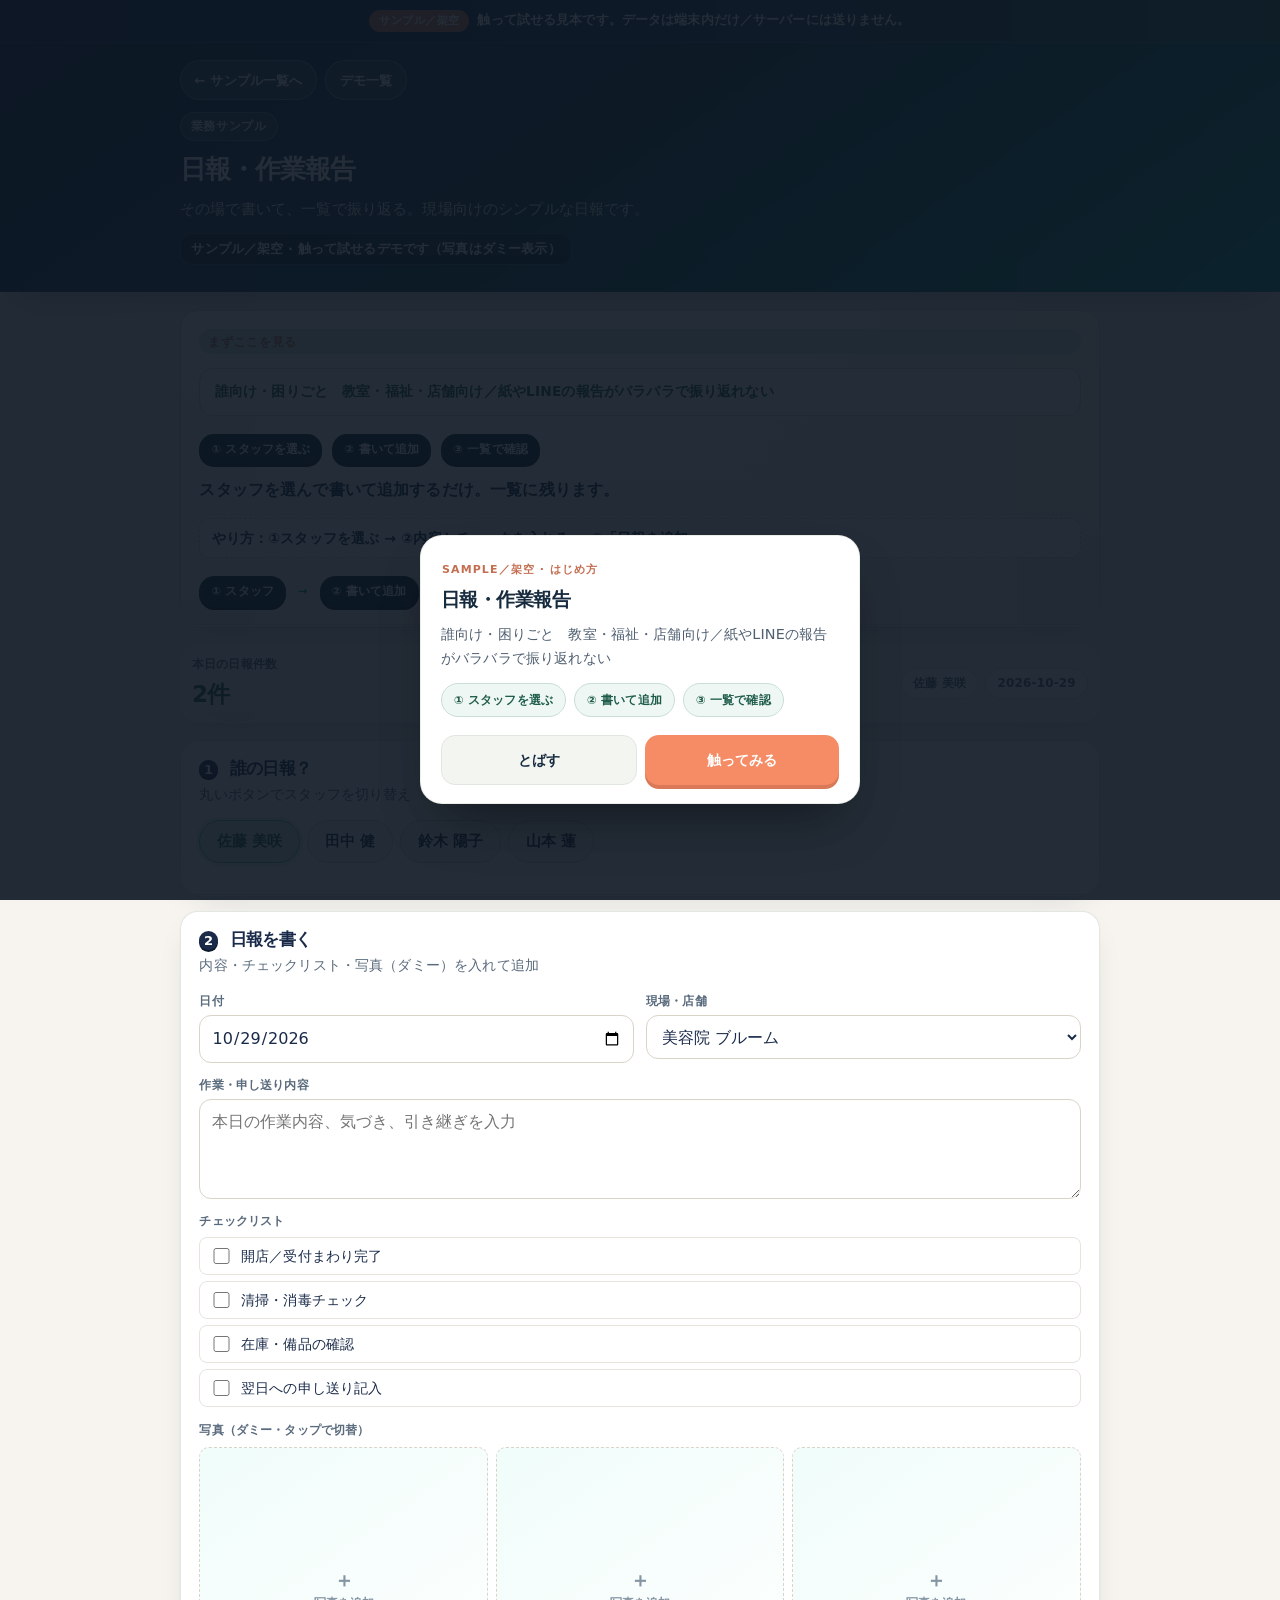
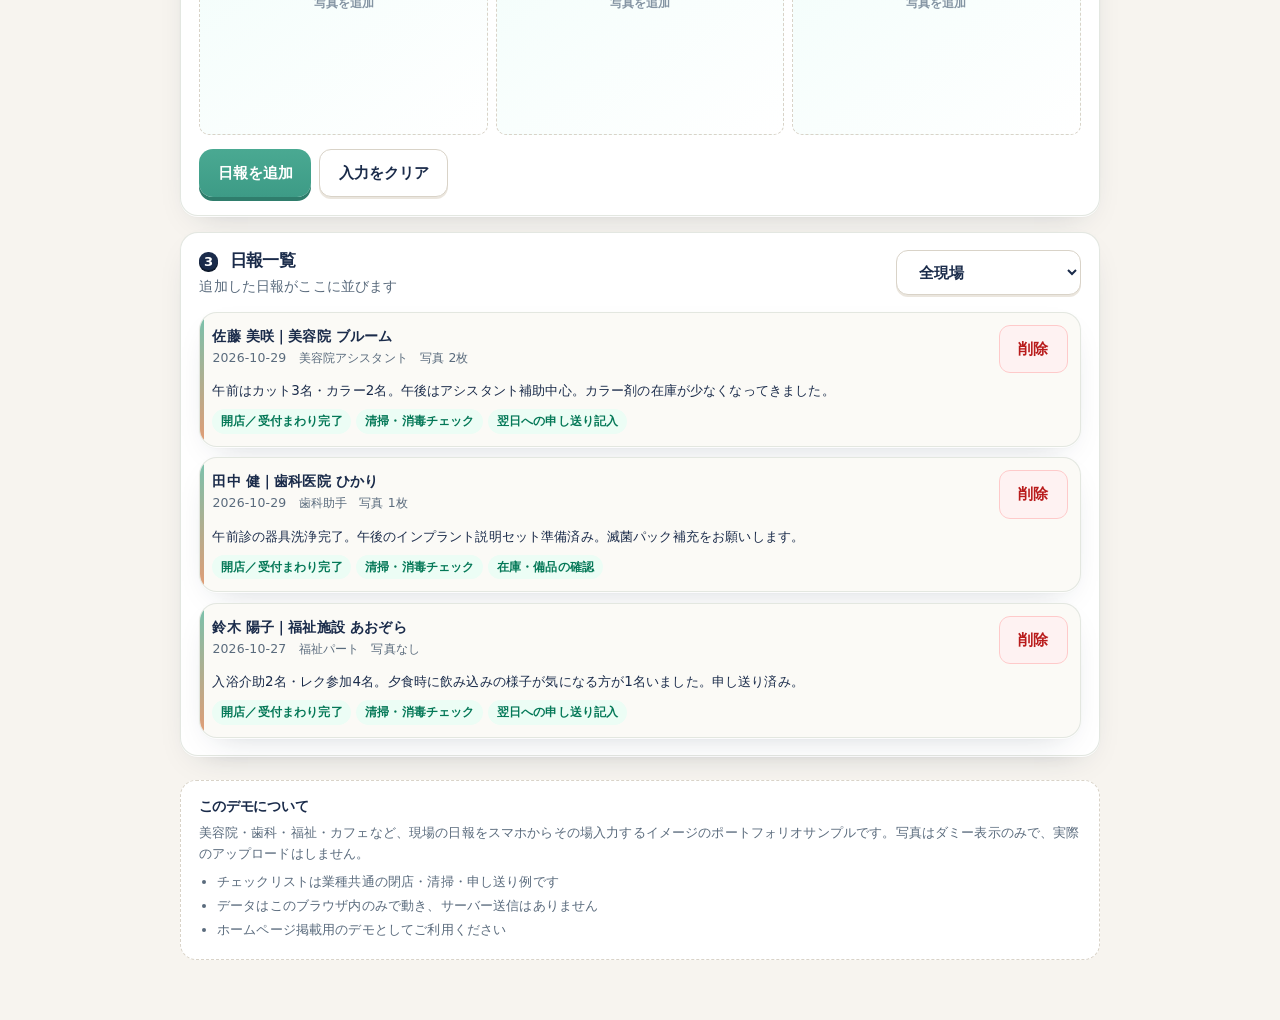
<file: demo-daily-report.html>
<!DOCTYPE html>
<html lang="ja">
<head>
<meta charset="UTF-8">
<meta name="viewport" content="width=device-width, initial-scale=1, viewport-fit=cover">
<title>サンプルデモ｜日報・作業報告</title>
<meta name="description" content="美容院・歯科・福祉・カフェなど小規模現場向けの日報サンプル。チェックリストと写真ダミー付き。">
<style>

  :root {
    --bg: #f3f6f4;
    --surface: #ffffff;
    --surface-2: #f7faf8;
    --ink: #172b3e;
    --ink-muted: #586677;
    --ink-faint: #8494a3;
    --line: #e2e8e4;
    --line-strong: #c9d5cf;
    --accent: #0d9488;
    --accent-hover: #0f766e;
    --accent-soft: #d7ebe5;
    --accent-ink: #115e59;
    --warn-soft: #fff7ed;
    --warn-ink: #9a3412;
    --warn-border: #fed7aa;
    --danger: #b91c1c;
    --danger-soft: #fef2f2;
    --ok-soft: #ecfdf5;
    --ok-ink: #047857;
    --radius: 16px;
    --radius-sm: 11px;
    --shadow: 0 1px 0 rgba(23, 43, 62, 0.04), 0 10px 28px -18px rgba(23, 43, 62, 0.22);
    --shadow-sm: 0 1px 2px rgba(23, 43, 62, 0.05);
    --shadow-hover: 0 14px 32px -16px rgba(23, 43, 62, 0.2);
    --radius-lg: 18px;
    --font: "Hiragino Sans", "Hiragino Kaku Gothic ProN", "Noto Sans JP", "Yu Gothic UI", "Yu Gothic", Meiryo, system-ui, -apple-system, sans-serif;
    --mono: ui-monospace, "SF Mono", Menlo, Consolas, monospace;
    --max: 920px;
  }
  *, *::before, *::after { box-sizing: border-box; }
  html { -webkit-text-size-adjust: 100%; scroll-behavior: smooth; }
  body {
    margin: 0;
    font-family: var(--font);
    color: var(--ink);
    background: var(--bg);
    line-height: 1.6;
    font-size: 15px;
    -webkit-font-smoothing: antialiased;
  }
  button, input, select, textarea { font: inherit; color: inherit; }
  button { cursor: pointer; }
  button:disabled { cursor: not-allowed; opacity: 0.45; }
  h1, h2, h3 { margin: 0; line-height: 1.3; font-weight: 700; letter-spacing: -0.02em; }
  p { margin: 0; }
  a { color: var(--accent); }
  .wrap {
    width: min(100% - 1.5rem, var(--max));
    margin-inline: auto;
    padding-bottom: 3rem;
  }
  .banner {
    background: linear-gradient(135deg, #0f766e 0%, #0d9488 55%, #14b8a6 100%);
    color: #fff;
    padding: 1.1rem 0 1.25rem;
  }
  .banner .wrap { padding-bottom: 0; }
  .banner-kicker {
    display: inline-flex;
    align-items: center;
    gap: 0.4rem;
    font-size: 0.75rem;
    font-weight: 700;
    letter-spacing: 0.06em;
    text-transform: uppercase;
    opacity: 0.92;
    background: rgba(255,255,255,0.16);
    border: 1px solid rgba(255,255,255,0.22);
    padding: 0.25rem 0.6rem;
    border-radius: 999px;
    margin-bottom: 0.65rem;
  }
  .banner h1 {
    font-size: clamp(1.25rem, 4vw, 1.65rem);
    font-weight: 800;
    margin-bottom: 0.4rem;
  }
  .banner p {
    font-size: 0.92rem;
    opacity: 0.92;
    max-width: 38rem;
  }
  .banner-note {
    margin-top: 0.7rem;
    display: inline-block;
    font-size: 0.8rem;
    background: rgba(0,0,0,0.18);
    padding: 0.3rem 0.65rem;
    border-radius: 8px;
  }
  .features {
    display: grid;
    grid-template-columns: repeat(auto-fit, minmax(140px, 1fr));
    gap: 0.6rem;
    margin: -1.1rem 0 1.25rem;
    position: relative;
    z-index: 1;
  }
  .feature {
    background: var(--surface);
    border: 1px solid var(--line);
    border-radius: var(--radius-sm);
    padding: 0.75rem 0.85rem;
    box-shadow: var(--shadow-sm);
  }
  .feature strong {
    display: block;
    font-size: 0.82rem;
    color: var(--accent-ink);
    margin-bottom: 0.15rem;
  }
  .feature span {
    font-size: 0.78rem;
    color: var(--ink-muted);
  }
  .hero-bar {
    position: sticky;
    top: 0;
    z-index: 20;
    background: rgba(244, 247, 248, 0.92);
    backdrop-filter: blur(10px);
    -webkit-backdrop-filter: blur(10px);
    border-bottom: 1px solid var(--line);
    margin: 0 0 1rem;
    padding: 0.65rem 0.75rem;
    width: 100%;
    max-width: 100%;
    box-sizing: border-box;
  }
  .hero-inner {
    display: flex;
    flex-wrap: wrap;
    align-items: center;
    gap: 0.75rem 1.25rem;
    justify-content: space-between;
  }
  .hero-metric { display: flex; flex-direction: column; gap: 0.1rem; }
  .hero-metric .label {
    font-size: 0.72rem;
    color: var(--ink-muted);
    font-weight: 600;
  }
  .hero-metric .value {
    font-size: clamp(1.15rem, 3.5vw, 1.45rem);
    font-weight: 800;
    color: var(--accent-ink);
    letter-spacing: -0.03em;
    font-variant-numeric: tabular-nums;
  }
  .hero-meta { display: flex; flex-wrap: wrap; gap: 0.45rem; }
  .pill {
    font-size: 0.75rem;
    font-weight: 600;
    color: var(--ink-muted);
    background: var(--surface);
    border: 1px solid var(--line);
    border-radius: 999px;
    padding: 0.28rem 0.7rem;
  }
  .card {
    background: var(--surface);
    border: 1px solid var(--line);
    border-radius: var(--radius);
    box-shadow: var(--shadow);
    padding: 1.1rem 1.15rem;
    margin-bottom: 1rem;
  }
  .card-head {
    display: flex;
    align-items: flex-start;
    justify-content: space-between;
    gap: 0.75rem;
    margin-bottom: 0.9rem;
  }
  .card-head h2 { font-size: 1.02rem; }
  .card-head .sub {
    font-size: 0.8rem;
    color: var(--ink-muted);
    margin-top: 0.2rem;
    font-weight: 400;
  }
  .field { display: flex; flex-direction: column; gap: 0.28rem; }
  .field label {
    font-size: 0.78rem;
    font-weight: 650;
    color: var(--ink-muted);
  }
  .field input, .field select, .field textarea {
    width: 100%;
    border: 1px solid var(--line-strong);
    background: var(--surface);
    border-radius: 9px;
    padding: 0.55rem 0.7rem;
    outline: none;
    transition: border-color 0.15s, box-shadow 0.15s;
  }
  .field textarea { min-height: 5rem; resize: vertical; }
  .field input:focus, .field select:focus, .field textarea:focus {
    border-color: var(--accent);
    box-shadow: 0 0 0 3px var(--accent-soft);
  }
  .grid-2 {
    display: grid;
    grid-template-columns: 1fr 1fr;
    gap: 0.75rem;
  }
  .grid-3 {
    display: grid;
    grid-template-columns: 1fr;
    gap: 0.75rem;
  }
  @media (min-width: 640px) {
    .grid-3 { grid-template-columns: 1fr 1fr 1fr; }
  }
  .btn {
    display: inline-flex;
    align-items: center;
    justify-content: center;
    gap: 0.35rem;
    border-radius: 9px;
    border: 1px solid transparent;
    padding: 0.55rem 0.9rem;
    font-size: 0.88rem;
    font-weight: 650;
    transition: background 0.15s, border-color 0.15s, color 0.15s, transform 0.05s;
  }
  .btn:active:not(:disabled) { transform: translateY(1px); }
  .btn-primary { background: var(--accent); color: #fff; }
  .btn-primary:hover:not(:disabled) { background: var(--accent-hover); }
  .btn-ghost {
    background: var(--surface);
    border-color: var(--line-strong);
    color: var(--ink);
  }
  .btn-ghost:hover:not(:disabled) { background: var(--surface-2); }
  .btn-danger {
    background: var(--danger-soft);
    color: var(--danger);
    border-color: #fecaca;
  }
  .btn-danger:hover:not(:disabled) { background: #fee2e2; }
  .btn-sm { padding: 0.35rem 0.65rem; font-size: 0.78rem; }
  .btn-row {
    display: flex;
    flex-wrap: wrap;
    gap: 0.5rem;
    margin-top: 0.85rem;
  }
  .chips {
    display: flex;
    flex-wrap: wrap;
    gap: 0.45rem;
    margin-bottom: 0.85rem;
  }
  .chip {
    border: 1px solid var(--line-strong);
    background: var(--surface-2);
    color: var(--ink);
    border-radius: 999px;
    padding: 0.4rem 0.85rem;
    font-size: 0.84rem;
    font-weight: 600;
  }
  .chip[aria-pressed="true"] {
    background: var(--accent-soft);
    border-color: var(--accent);
    color: var(--accent-ink);
  }
  .chip:hover { border-color: var(--accent); }
  .table-wrap {
    overflow-x: auto;
    -webkit-overflow-scrolling: touch;
    border: 1px solid var(--line);
    border-radius: var(--radius-sm);
  }
  table {
    width: 100%;
    border-collapse: collapse;
    font-size: 0.84rem;
    min-width: 0; width: 100%;
  }
  th, td {
    padding: 0.55rem 0.65rem;
    text-align: left;
    border-bottom: 1px solid var(--line);
    white-space: nowrap;
  }
  th {
    background: var(--surface-2);
    color: var(--ink-muted);
    font-weight: 650;
    font-size: 0.75rem;
  }
  td.num, th.num { text-align: right; font-variant-numeric: tabular-nums; }
  tr:last-child td { border-bottom: none; }
  tr.clickable { cursor: pointer; }
  tr.clickable:hover td { background: #f8fffe; }
  .item-list { display: flex; flex-direction: column; gap: 0.65rem; }
  .item-card {
    border: 1px solid var(--line);
    border-radius: var(--radius-sm);
    background: var(--surface-2);
    padding: 0.75rem;
  }
  .item-card-top {
    display: flex;
    align-items: flex-start;
    justify-content: space-between;
    gap: 0.5rem;
    margin-bottom: 0.45rem;
  }
  .item-card-top .title { font-size: 0.9rem; font-weight: 700; }
  .item-meta { font-size: 0.78rem; color: var(--ink-muted); }
  .badge {
    display: inline-flex;
    align-items: center;
    font-size: 0.72rem;
    font-weight: 700;
    border-radius: 999px;
    padding: 0.2rem 0.55rem;
    white-space: nowrap;
  }
  .badge-ok { background: var(--ok-soft); color: var(--ok-ink); }
  .badge-warn { background: var(--warn-soft); color: var(--warn-ink); }
  .badge-muted { background: var(--surface); color: var(--ink-muted); border: 1px solid var(--line); }
  .badge-accent { background: var(--accent-soft); color: var(--accent-ink); }
  .badge-danger { background: var(--danger-soft); color: var(--danger); }
  .check-list { display: flex; flex-direction: column; gap: 0.4rem; }
  .check-row {
    display: flex;
    align-items: center;
    gap: 0.5rem;
    font-size: 0.88rem;
    padding: 0.4rem 0.55rem;
    background: var(--surface);
    border: 1px solid var(--line);
    border-radius: 8px;
  }
  .check-row input { width: 1.05rem; height: 1.05rem; accent-color: var(--accent); }
  .photo-grid {
    display: grid;
    grid-template-columns: repeat(3, 1fr);
    gap: 0.5rem;
  }
  .photo-slot {
    aspect-ratio: 1;
    border: 1px dashed var(--line-strong);
    border-radius: 10px;
    background: linear-gradient(145deg, #f0fdfa, #ffffff);
    display: flex;
    flex-direction: column;
    align-items: center;
    justify-content: center;
    gap: 0.25rem;
    color: var(--ink-faint);
    font-size: 0.72rem;
    font-weight: 650;
    text-align: center;
    padding: 0.4rem;
  }
  .photo-slot.filled {
    border-style: solid;
    border-color: #99f6e4;
    color: var(--accent-ink);
    background: var(--accent-soft);
  }
  .photo-slot .icon { font-size: 1.25rem; line-height: 1; }
  .toast {
    display: none;
    margin-top: 0.55rem;
    font-size: 0.82rem;
    font-weight: 650;
    color: var(--accent-ink);
    background: var(--accent-soft);
    border-radius: 8px;
    padding: 0.45rem 0.7rem;
  }
  .toast.show { display: block; }
  .footnote {
    margin-top: 1.5rem;
    padding: 1rem 1.1rem;
    border: 1px dashed var(--line-strong);
    border-radius: var(--radius);
    background: var(--surface);
    font-size: 0.82rem;
    color: var(--ink-muted);
  }
  .footnote h3 {
    font-size: 0.88rem;
    color: var(--ink);
    margin-bottom: 0.4rem;
  }
  .footnote ul {
    margin: 0.4rem 0 0;
    padding-left: 1.15rem;
  }
  .footnote li { margin-bottom: 0.2rem; }
  .filter-row {
    display: flex;
    flex-wrap: wrap;
    gap: 0.5rem;
    margin-bottom: 0.75rem;
  }
  .empty {
    text-align: center;
    padding: 1.25rem 0.75rem;
    color: var(--ink-faint);
    font-size: 0.9rem;
  }
  .sr-only {
    position: absolute; width: 1px; height: 1px; padding: 0; margin: -1px;
    overflow: hidden; clip: rect(0,0,0,0); border: 0;
  }


  .report-body { font-size: 0.84rem; color: var(--ink); white-space: pre-wrap; margin-top: 0.35rem; }
  .checks-mini { display: flex; flex-wrap: wrap; gap: 0.3rem; margin-top: 0.45rem; }


  /* --- clarity polish --- */
  .demo-nav {
    display: flex;
    align-items: center;
    gap: 0.5rem;
    margin-bottom: 0.75rem;
    flex-wrap: wrap;
  }
  .demo-nav a {
    color: #fff;
    text-decoration: none;
    font-size: 0.82rem;
    font-weight: 700;
    background: rgba(255,255,255,0.16);
    border: 1px solid rgba(255,255,255,0.28);
    padding: 0.45rem 0.85rem;
    border-radius: 999px;
    min-height: 40px;
    display: inline-flex;
    align-items: center;
  }
  .demo-nav a:hover { background: rgba(255,255,255,0.28); }
  .howto {
    background: var(--surface);
    border: 1px solid var(--line);
    border-radius: var(--radius);
    box-shadow: var(--shadow);
    padding: 1rem 1.1rem;
    margin: -0.95rem 0 1.15rem;
    position: relative;
    z-index: 2;
  }
  .howto-title {
    font-size: 0.75rem;
    font-weight: 800;
    color: var(--accent-ink);
    letter-spacing: 0.06em;
    margin-bottom: 0.3rem;
  }
  .howto > p {
    font-size: 0.98rem;
    font-weight: 700;
    color: var(--ink);
    line-height: 1.45;
  }
  .howto .hint {
    margin-top: 0.4rem;
    font-size: 0.86rem;
    font-weight: 500;
    color: var(--ink-muted);
    line-height: 1.5;
  }
  .step-flow {
    display: flex;
    flex-wrap: wrap;
    align-items: center;
    gap: 0.35rem;
    margin-top: 0.7rem;
  }
  .step-flow span {
    display: inline-flex;
    align-items: center;
    background: var(--accent-soft);
    color: var(--accent-ink);
    font-size: 0.8rem;
    font-weight: 750;
    padding: 0.4rem 0.75rem;
    border-radius: 999px;
  }
  .step-flow .arrow {
    background: transparent;
    color: #8a9a9d;
    padding: 0.35rem 0.15rem;
    font-weight: 700;
  }
  .btn {
    min-height: 44px !important;
    padding: 0.7rem 1.15rem !important;
    font-size: 0.94rem !important;
    border-radius: 11px !important;
  }
  .chip {
    min-height: 42px !important;
    padding: 0.55rem 1.05rem !important;
    font-size: 0.92rem !important;
  }
  .empty {
    text-align: center !important;
    padding: 1.5rem 1.1rem !important;
    color: var(--ink-muted) !important;
    font-size: 0.92rem !important;
    background: var(--surface-2) !important;
    border: 1px dashed var(--line-strong) !important;
    border-radius: var(--radius-sm) !important;
    line-height: 1.55 !important;
  }
  .field input,
  .field select,
  .field textarea,
  input[type="month"],
  input[type="date"],
  input[type="time"],
  input[type="number"],
  input[type="text"],
  select,
  textarea {
    min-height: 44px;
    font-size: 16px;
  }
  .field textarea,
  textarea { min-height: 100px; }
  .card-head h2 { font-size: 1.05rem; }
  .card-head .sub { font-size: 0.86rem; }


  .howto {
    border: 2px solid var(--accent);
    background: linear-gradient(180deg, #f0fdfa 0%, #ffffff 55%);
  }
  .howto-title {
    display: inline-flex;
    align-items: center;
    gap: 0.35rem;
    font-size: 0.78rem;
    background: var(--accent-soft);
    padding: 0.2rem 0.55rem;
    border-radius: 999px;
    margin-bottom: 0.55rem;
  }
  .howto > p { font-size: 1.02rem; }
  .howto .hint {
    margin-top: 0.55rem;
    padding: 0.55rem 0.7rem;
    background: #fff;
    border: 1px dashed var(--line-strong);
    border-radius: 10px;
    font-size: 0.88rem;
    font-weight: 650;
    color: var(--ink);
  }
  .step-flow { margin-top: 0.85rem; gap: 0.4rem; }
  .step-flow span {
    font-size: 0.84rem;
    padding: 0.5rem 0.85rem;
    box-shadow: 0 1px 0 rgba(13,148,136,0.15);
  }
  .card-head h2 {
    display: flex;
    align-items: center;
    gap: 0.45rem;
    flex-wrap: wrap;
  }
  .step-badge {
    display: inline-flex;
    align-items: center;
    justify-content: center;
    min-width: 1.7rem;
    height: 1.7rem;
    padding: 0 0.4rem;
    border-radius: 999px;
    background: var(--accent);
    color: #fff;
    font-size: 0.78rem;
    font-weight: 800;
    letter-spacing: 0;
  }


.howto .for-whom{font-size:0.84rem;font-weight:700;color:#115e59;background:#e7f7f2;border:1px solid #b7e5d8;border-radius:12px;padding:0.65rem 0.8rem;margin:0.4rem 0 0.7rem;line-height:1.5}
.howto .for-whom strong{font-weight:800}
.howto .for-whom strong{font-weight:800}



/* ===== WATA LAB quality polish v5 ===== */
:root{
  --wl-navy:#172b3e;
  --wl-teal:#0d9488;
  --wl-teal-deep:#0f766e;
  --wl-orange:#f58c65;
  --wl-orange-deep:#d97957;
  --wl-cream:#f7f6ef;
  --wl-cream-2:#fbfaf5;
  --wl-muted:#4f5f70;
  --wl-line:#e2e6e0;
  --wl-shadow:0 1px 0 rgba(255,255,255,.85), 0 14px 36px -22px rgba(23,43,62,.32);
  --wl-shadow-hover:0 22px 44px -18px rgba(23,43,62,.28);
  --wl-radius:20px;
  --wl-ease:cubic-bezier(.22,.7,.25,1);
}
html{-webkit-font-smoothing:antialiased;text-rendering:optimizeLegibility;scroll-behavior:smooth}
body{background:var(--wl-cream-2)!important;color:var(--wl-navy)}
::selection{background:#ffe0ab;color:#172b3e}
a:focus-visible,button:focus-visible,input:focus-visible,select:focus-visible,textarea:focus-visible,summary:focus-visible,[tabindex]:focus-visible{
  outline:3px solid var(--wl-orange)!important;outline-offset:2px!important;
}
.banner,.top,.app-header{
  background:linear-gradient(145deg,#172b3e 0%,#1a4550 42%,#0d9488 100%)!important;
  box-shadow:0 16px 32px -20px rgba(23,43,62,.5);
}
.banner h1,.top h1,.app-header h1{letter-spacing:-.035em;font-weight:900}
.sample-banner,.sample-strip{
  background:linear-gradient(90deg,#7a3b2e,#5c3d2e)!important;
  font-size:12px!important;font-weight:800;padding:10px 14px!important;
  letter-spacing:.02em;text-align:center;color:#fff;
}
.sample-banner strong,.sample-strip strong{
  background:rgba(255,255,255,.18);padding:2px 8px;border-radius:999px;margin-right:6px;
}
.howto,.howto-strip{
  background:linear-gradient(180deg,#fffdf8 0%,#f3faf7 100%)!important;
  border:1px solid #d7e8e1!important;
  border-radius:18px!important;
  box-shadow:var(--wl-shadow);
  padding:1.15rem 1.2rem!important;
  margin:1.1rem 0 1.25rem!important;
}
.howto::before,.howto-strip::before{display:none!important}
.howto-title{
  display:flex;align-items:center;gap:.5rem;
  font-size:1.05rem!important;font-weight:900!important;letter-spacing:-.025em;
  color:var(--wl-navy)!important;margin:0 0 .5rem!important;
}
.howto .for-whom,.howto-strip .for-whom,.for-whom{
  background:#fff!important;border:1px solid #c9ded5!important;
  color:#1f5c4a!important;border-radius:14px!important;
  padding:.75rem .9rem!important;margin:.4rem 0 .75rem!important;
  box-shadow:0 1px 0 rgba(255,255,255,.85);line-height:1.55;font-weight:700;
}
.howto .steps,.howto-strip .steps,.step-flow{display:flex;flex-wrap:wrap;gap:7px;margin-top:10px;align-items:center}
.howto .steps span,.howto-strip .steps span,.howto .hint span,.step-flow span{
  background:#fff;border:1px solid #d5e4de;border-radius:999px;
  padding:6px 12px;font-size:11.5px;font-weight:800;color:#2f6b5a;
  box-shadow:0 1px 0 rgba(23,43,62,.04);
}
.step-flow .arrow{border:none!important;background:transparent!important;box-shadow:none!important;color:#9aab9f;padding:0 2px!important}
.card,.panel,.feature,.item-card,.staff-card,.day-card,.inv-card,.book-card,.report-card,.tile,.shift-cell{
  transition:transform .18s var(--wl-ease),box-shadow .18s,border-color .18s;
  border-radius:var(--wl-radius)!important;
}
.card,.panel,.feature,.item-card,.staff-card,.day-card,.inv-card,.book-card,.report-card{
  box-shadow:var(--wl-shadow)!important;
}
.card:hover,.feature:hover,.book-card:hover,.inv-card:hover,.report-card:hover{
  box-shadow:var(--wl-shadow-hover)!important;border-color:#b7e5d8;
}
.overlay .panel:hover,.wl-coach .panel:hover{box-shadow:var(--wl-shadow)!important;border-color:transparent;transform:none!important}
a.card:hover{transform:translateY(-4px)}
.btn,.chip,button.primary,button.accent,.btn-primary,.composer button,.quick .chip,button[type="submit"]{
  transition:transform .12s var(--wl-ease),box-shadow .12s,background .12s,border-color .12s!important;
}
.btn-primary,.composer button,button.primary,button.accent,button[type="submit"].primary{
  box-shadow:0 4px 0 rgba(15,118,110,.35)!important;
  border-radius:14px!important;font-weight:900!important;
}
.btn-primary:hover:not(:disabled),.composer button:hover:not(:disabled),button.primary:hover:not(:disabled){filter:brightness(1.05)}
.btn-primary:active:not(:disabled),.composer button:active:not(:disabled),button.primary:active:not(:disabled){
  transform:translateY(2px)!important;box-shadow:0 2px 0 rgba(15,118,110,.35)!important;
}
input,select,textarea{
  border-radius:12px!important;
  transition:border-color .15s,box-shadow .15s;
}
input:focus,select:focus,textarea:focus{
  border-color:var(--wl-teal)!important;
  box-shadow:0 0 0 3px rgba(13,148,136,.16)!important;
  outline:none;
}
.empty{
  border:1.5px dashed #c9d5cf!important;
  background:
    radial-gradient(circle at 50% 28%,rgba(13,148,136,.08),transparent 42%),
    linear-gradient(180deg,#fff,#f7faf8)!important;
  border-radius:18px!important;
  padding:1.75rem 1.2rem!important;
  color:var(--wl-muted)!important;
  text-align:center;
  font-weight:700;
  line-height:1.75;
}
.empty:before{
  content:"◇";
  display:block;font-size:1.45rem;margin-bottom:.55rem;color:#0d9488;opacity:.8;
}
.empty strong{display:block;color:var(--wl-navy);font-size:1.02rem;margin-bottom:.35rem}
.toast,.notice,.flash{
  border-radius:14px!important;
  box-shadow:var(--wl-shadow)!important;
}
.demo-nav a,.back,.back-lab{
  transition:background .15s,transform .12s,border-color .15s,filter .15s;
  border-radius:999px!important;
}
.banner .demo-nav a:hover,.banner .back:hover,.banner .back-lab:hover,.top .back:hover,.app-header .back:hover{filter:brightness(1.08);transform:translateY(-1px)}
.hero-bar{
  background:rgba(247,246,239,.96)!important;
  border-bottom:1px solid #e2e6e0!important;
  box-shadow:0 8px 20px -18px rgba(23,43,62,.35);
  backdrop-filter:blur(10px);
}
.features .feature{border-radius:16px!important;box-shadow:var(--wl-shadow)!important}
.features .feature:hover{transform:translateY(-2px)}
.wrap{padding-bottom:3.75rem}
.bubble{transition:transform .12s ease, box-shadow .12s}
.row.user .bubble{box-shadow:0 4px 12px rgba(196,120,74,.25)}
.row.bot .bubble{box-shadow:0 2px 10px rgba(44,33,28,.06)}
.chip:hover,.quick .chip:hover{transform:translateY(-1px)}
.panel{border-radius:20px!important;box-shadow:var(--wl-shadow)!important}
.tabbar button,.tabs button,.nav-tabs button{transition:background .15s,color .15s,transform .12s}
.stat,.kpi,.summary-card{
  border-radius:16px!important;box-shadow:var(--wl-shadow)!important;
  transition:transform .18s var(--wl-ease), box-shadow .18s;
}
.kpi:hover,.summary-card:hover{transform:translateY(-2px);box-shadow:var(--wl-shadow-hover)!important}
.shell .stat:hover,.hud .stat:hover,.wl-game .stat:hover{transform:none!important;box-shadow:none!important}
table{border-collapse:separate;border-spacing:0}
th{font-weight:800;letter-spacing:.02em}
tr{transition:background .12s}
/* v5 fixes */
td.empty:before, tr .empty:before { content:none!important; display:none!important; }
.howto.howto-inline, header + .howto, .sample-banner + .howto, .sample-strip + .howto-strip, body > .howto, body > .howto-strip,
.top + .howto{
  border-radius:0!important; margin:0!important; border-left:none!important; border-right:none!important;
}
@media (prefers-reduced-motion: reduce){
  html{scroll-behavior:auto}
  *,*::before,*::after{animation-duration:.01ms!important;animation-iteration-count:1!important;transition-duration:.01ms!important}
}


/* ===== WATA LAB quality polish v7 ===== */
.wl-coach{
  position:fixed;inset:0;z-index:100;background:rgba(12,22,34,.88);
  display:flex;align-items:flex-end;justify-content:center;padding:18px;
  opacity:0;pointer-events:none;transition:opacity .25s ease;
}
.wl-coach.show{opacity:1;pointer-events:auto}
.wl-coach .panel{
  width:min(100%,440px);background:#fff;color:#172b3e;border-radius:24px;
  padding:24px 20px 18px;box-shadow:0 28px 56px -18px rgba(0,0,0,.5);
  transform:translateY(14px);transition:transform .28s cubic-bezier(.22,.7,.25,1);
  border:1px solid #e8ebe6;
}
.wl-coach.show .panel{transform:translateY(0)}
.wl-coach .kicker{font-size:11px;font-weight:900;letter-spacing:.1em;color:#c46e51;margin-bottom:8px}
.wl-coach h2{margin:0 0 8px;font-size:1.18rem;letter-spacing:-.03em}
.wl-coach p{margin:0 0 14px;font-size:.9rem;color:#4f5f70;line-height:1.7}
.wl-coach .steps{display:flex;flex-wrap:wrap;gap:7px;margin-bottom:16px}
.wl-coach .steps span{
  background:#eef7f3;border:1px solid #c9ded5;color:#1f5c4a;
  border-radius:999px;padding:7px 12px;font-size:11.5px;font-weight:800;
}
.wl-coach .actions{display:flex;gap:8px}
.wl-coach button{
  flex:1;appearance:none;border:none;border-radius:14px;min-height:50px;
  font-family:inherit;font-weight:900;font-size:14px;cursor:pointer;
}
.wl-coach .go{background:#f58c65;color:#fff;box-shadow:0 4px 0 #d97957}
.wl-coach .skip{background:#f3f5f1;color:#172b3e;border:1px solid #e2e6e0!important}
.wl-pulse{animation:wlPulse 1.35s ease-in-out 3}
@keyframes wlPulse{
  0%,100%{box-shadow:0 4px 0 rgba(15,118,110,.35)}
  50%{box-shadow:0 0 0 7px rgba(245,140,101,.3),0 4px 0 rgba(15,118,110,.35)}
}
.wl-toast{
  position:fixed;left:50%;bottom:max(24px, calc(env(safe-area-inset-bottom, 0px) + var(--wl-toast-lift, 0px)));
  transform:translateX(-50%) translateY(20px);
  background:#172b3e;color:#fff;padding:13px 20px;border-radius:999px;
  font-size:13px;font-weight:800;z-index:90;opacity:0;pointer-events:none;
  transition:opacity .2s, transform .2s;box-shadow:0 16px 32px -14px rgba(0,0,0,.5);
  max-width:min(92vw,440px);text-align:center;
}
.wl-toast.show{opacity:1;transform:translateX(-50%) translateY(0)}

/* v7 visual hard-upgrade */
.wl-sample-strip{
  background:linear-gradient(90deg,#172b3e,#1a4550 55%,#0f766e);
  color:#fff;font-size:12.5px;font-weight:800;letter-spacing:.02em;
  padding:10px 16px;text-align:center;border-bottom:1px solid rgba(255,255,255,.12);
}
.wl-sample-strip strong{
  display:inline-block;background:rgba(245,140,101,.95);color:#fff;
  border-radius:999px;padding:2px 10px;margin-right:8px;font-size:11px;letter-spacing:.04em;
}
.banner{
  background:linear-gradient(145deg,#142536 0%,#1a4550 42%,#0d9488 100%)!important;
  box-shadow:0 18px 40px -22px rgba(23,43,62,.55)!important;
  padding-bottom:1.65rem!important;
}
.banner h1{letter-spacing:-.035em!important;text-shadow:0 1px 0 rgba(0,0,0,.12)}
.banner p{opacity:.95!important;line-height:1.75!important;max-width:40rem}
.banner-kicker,.kicker{
  background:rgba(255,255,255,.16)!important;border:1px solid rgba(255,255,255,.28)!important;
  backdrop-filter:blur(6px);
}
.banner-note,.note{
  background:rgba(0,0,0,.28)!important;border:1px solid rgba(255,255,255,.18)!important;
  border-radius:12px!important;font-weight:700!important;
}
.banner .demo-nav a,.banner .back,.banner .back-lab,.top .back,.app-header .back,.hero-bar .back{
  background:rgba(255,255,255,.14)!important;border:1px solid rgba(255,255,255,.28)!important;
  backdrop-filter:blur(6px);font-weight:800!important;
}
.howto,.howto-strip{
  background:linear-gradient(180deg,#fff,#f4faf7)!important;
  border:1px solid #d5e6df!important;
  border-radius:22px!important;
  box-shadow:0 14px 36px -22px rgba(23,43,62,.28)!important;
  padding:1.15rem 1.15rem 1.05rem!important;
  margin:1.1rem 0 1.25rem!important;
}
.howto-title{
  color:#c46e51!important;font-weight:900!important;letter-spacing:.06em!important;font-size:.72rem!important;
}
.for-whom{
  background:#eef7f3!important;border:1px solid #c9ded5!important;border-radius:14px!important;
  padding:.65rem .8rem!important;font-size:.86rem!important;line-height:1.55!important;
}
.howto .steps span,.step-flow span:not(.arrow){
  background:#172b3e!important;color:#fff!important;border:none!important;
  box-shadow:0 3px 0 #0f1f2e!important;
}
.step-flow .arrow{color:#0d9488!important;font-weight:900!important}
.card,.panel,.panel-card,.box,.section-card{
  border-radius:20px!important;
  box-shadow:0 1px 0 rgba(255,255,255,.9), 0 16px 36px -22px rgba(23,43,62,.28)!important;
  border-color:#e2e6e0!important;
  transition:transform .18s cubic-bezier(.22,.7,.25,1), box-shadow .18s!important;
}
.card:hover{transform:translateY(-2px)}
.overlay .panel:hover,.wl-coach .panel:hover{transform:none}
button.btn-primary,.btn-primary,button.primary,.btn.primary,.composer button[type="submit"],
button.primary-btn,#btnSave,.line-btn,.cta-band a{
  border-radius:14px!important;font-weight:900!important;
  box-shadow:0 4px 0 rgba(15,118,110,.35)!important;
  transition:transform .12s, box-shadow .12s, filter .12s!important;
}
button.btn-primary:hover,.btn-primary:hover,button.primary:hover,.btn.primary:hover,#btnSave:hover{
  transform:translateY(1px);filter:brightness(1.03);
  box-shadow:0 2px 0 rgba(15,118,110,.35)!important;
}
button, .chip, .btn, select, input, textarea{
  transition:border-color .15s, box-shadow .15s, background .15s, transform .12s;
}
input:focus, select:focus, textarea:focus, button:focus-visible, a:focus-visible, .chip:focus-visible{
  outline:3px solid #f58c65!important;outline-offset:2px!important;
}
.hero-bar,.hero-metric,.stat,.kpi,.summary-card{
  border-radius:18px!important;
  box-shadow:0 10px 28px -20px rgba(23,43,62,.3)!important;
}
.empty{
  background:
    radial-gradient(circle at 50% 30%,rgba(13,148,136,.1),transparent 45%),
    linear-gradient(180deg,#fff,#f7faf8)!important;
  border:1px dashed #c9ded5!important;
  border-radius:20px!important;padding:2rem 1.2rem!important;
}
.wl-footer-cta{
  margin:2rem auto 1.5rem;width:min(100% - 1.5rem, 920px);
  padding:1.25rem 1.2rem;border-radius:22px;color:#fff;
  background:linear-gradient(135deg,#172b3e,#1a4550 55%,#0d9488);
  display:flex;flex-wrap:wrap;gap:12px;align-items:center;justify-content:space-between;
  box-shadow:0 18px 40px -20px rgba(23,43,62,.45);
}
.wl-footer-cta strong{display:block;font-size:1.02rem;margin-bottom:.2rem}
.wl-footer-cta p{margin:0;font-size:.84rem;opacity:.9;line-height:1.55}
.wl-footer-cta a{
  background:#f58c65;color:#fff;font-weight:900;border-radius:999px;padding:.8rem 1.15rem;
  box-shadow:0 4px 0 #d97957;text-decoration:none;white-space:nowrap;
}
.sample-banner,.sample-strip{position:relative}
@media (max-width:550px){
  .howto,.howto-strip{border-radius:18px!important;margin:0.85rem 0 1rem!important}
  .wl-footer-cta{border-radius:18px;padding:1.05rem 1rem}
  .wl-footer-cta a{width:100%;text-align:center}
}
@media (prefers-reduced-motion: reduce){
  .wl-pulse{animation:none}
  .wl-coach,.wl-coach .panel,.wl-toast,.card,.panel{transition:none!important}
}



/* ===== sticky LINE + coach clearance v7.2 ===== */
:root{
  --wl-line-bar-h: 0px;
  --wl-toast-lift: 0px;
}
.wl-footer-cta{
  position:fixed!important;
  left:12px;right:12px;
  bottom:calc(10px + env(safe-area-inset-bottom,0px));
  z-index:70;
  margin:0!important;
  width:auto!important;
  max-width:920px;
  margin-inline:auto!important;
  padding:12px 14px!important;
  border-radius:18px!important;
  box-shadow:0 16px 36px -12px rgba(23,43,62,.55)!important;
}
.wl-footer-cta p{display:none}
@media(min-width:640px){
  .wl-footer-cta{left:50%;right:auto;transform:translateX(-50%);width:min(100% - 24px, 720px)!important}
  .wl-footer-cta p{display:block;font-size:.8rem}
}
body.wl-has-linebar{
  padding-bottom:calc(88px + env(safe-area-inset-bottom,0px))!important;
}
body.wl-game{
  padding-bottom:calc(10px + env(safe-area-inset-bottom,0px))!important;
}
body.wl-game .wl-footer-cta,
body.wl-game .wl-coach,
body.wl-game #wlCoach{display:none!important;pointer-events:none!important}
/* Coach sits ABOVE sticky LINE bar */
.wl-coach{
  position:fixed;inset:0;z-index:120!important;
  background:rgba(12,22,34,.9)!important;
  display:flex;align-items:flex-end;justify-content:center;
  padding:16px 16px calc(96px + env(safe-area-inset-bottom,0px))!important;
  opacity:0;pointer-events:none;transition:opacity .2s ease;
}
.wl-coach.show{opacity:1;pointer-events:auto}
.wl-coach .panel{
  width:min(100%,440px);max-height:min(70vh,560px);overflow:auto;
  margin-bottom:0!important;
  transform:translateY(10px);transition:transform .25s cubic-bezier(.22,.7,.25,1);
}
.wl-coach.show .panel{transform:translateY(0)!important}
body:has(.wl-coach.show) .wl-footer-cta,
body.wl-coach-open .wl-footer-cta{
  opacity:0!important;pointer-events:none!important;visibility:hidden!important;
}
.wl-toast{
  z-index:130!important;
  bottom:max(24px, calc(env(safe-area-inset-bottom,0px) + var(--wl-toast-lift, 0px)))!important;
}
body.wl-has-linebar{
  --wl-toast-lift: 84px;
}
body.wl-coach-open{
  --wl-toast-lift: 24px;
}


/* daily-report step spacing fix */
.howto .howto-title{margin-bottom:14px!important;display:block}
.howto .for-whom{margin-top:6px!important;margin-bottom:16px!important}
.howto .steps{margin-top:18px!important;margin-bottom:12px!important;gap:10px!important}
.howto .step-flow{margin-top:18px!important;gap:10px!important}
.howto > p.hint{margin-top:14px!important}
.howto > p{margin-top:12px;line-height:1.7}
.banner h1{margin-bottom:10px}


.wl-coach .steps{margin-top:12px!important;margin-bottom:18px!important;gap:8px!important}
.wl-coach h2{margin-bottom:10px!important}
.wl-coach p{margin-bottom:4px!important}


/* ===== WATA LAB quality polish v8 — cream warm product ===== */
:root{
  --bg:#f7f4ef !important;
  --surface:#ffffff !important;
  --surface-2:#fbfaf6 !important;
  --ink:#1a2b4a !important;
  --ink-muted:#5a6b7d !important;
  --line:#e8e4dc !important;
  --line-strong:#d9d3c8 !important;
  --accent:#3d9b86 !important;
  --accent-hover:#2f7d6c !important;
  --accent-soft:#d7ebe5 !important;
  --accent-ink:#1f5c4a !important;
  --wl-cream:#f7f4ef;
  --wl-navy:#1a2b4a;
  --wl-teal:#5fb8a0;
  --wl-orange:#e08a5c;
}
body{
  background:
    radial-gradient(ellipse 80% 40% at 100% -10%,rgba(215,235,229,.55),transparent 55%),
    radial-gradient(ellipse 60% 35% at -10% 20%,rgba(255,232,220,.4),transparent 50%),
    var(--wl-cream) !important;
  color:var(--wl-navy) !important;
}
.wl-sample-strip{
  background:linear-gradient(90deg,#1a2b4a,#243d5c 50%,#2f6b5a) !important;
  letter-spacing:.01em !important;
}
.wl-sample-strip strong{
  background:rgba(224,138,92,.95) !important;
}
.banner{
  background:
    radial-gradient(circle at 92% 12%,rgba(255,208,138,.28),transparent 34%),
    linear-gradient(145deg,#1a2b4a 0%,#243d5c 42%,#2f6b5a 100%) !important;
  border-bottom:1px solid rgba(255,255,255,.08);
}
.banner h1{font-weight:900 !important}
.feature,.card,.panel,.panel-card,.box,.section-card,.item-card{
  border-radius:18px !important;
  border-color:#e8e4dc !important;
  box-shadow:0 1px 0 rgba(255,255,255,.95), 0 14px 32px -20px rgba(26,43,74,.28) !important;
}
.feature{
  background:linear-gradient(180deg,#fff,#fbfaf6) !important;
}
.feature strong{color:#2f6b5a !important}
.howto,.howto-strip{
  background:
    radial-gradient(circle at 100% 0%,rgba(255,232,220,.55),transparent 42%),
    linear-gradient(180deg,#fff,#f7f4ef) !important;
  border:1px solid #e4ddd2 !important;
  border-radius:20px !important;
}
.for-whom{
  background:#eef7f3 !important;
  border-color:#c9ded5 !important;
}
.btn-primary,.btn.primary,button.primary,#btnSave,button.btn-primary{
  background:linear-gradient(180deg,#4aa992,#3d9b86) !important;
  border:none !important;
  color:#fff !important;
  border-radius:14px !important;
  box-shadow:0 4px 0 #2f7d6c !important;
  font-weight:900 !important;
}
.btn-primary:hover:not(:disabled),.btn.primary:hover:not(:disabled),#btnSave:hover:not(:disabled){
  filter:brightness(1.04);
  transform:translateY(2px);
  box-shadow:0 2px 0 #2f7d6c !important;
}
.btn-ghost,.btn.ghost,button.ghost{
  background:#fff !important;
  border:1px solid #d9d3c8 !important;
  border-radius:12px !important;
  box-shadow:0 2px 0 #ebe6de !important;
}
.chip[aria-pressed="true"],.chip.is-on,.chip.active{
  background:#d7ebe5 !important;
  border-color:#5fb8a0 !important;
  color:#1f5c4a !important;
  box-shadow:0 0 0 3px rgba(95,184,160,.18);
}
.item-card,.booking-card,.shift-cell,.list-item,.row-card{
  position:relative;
  overflow:hidden;
}
.item-card:before,.booking-card:before{
  content:"";position:absolute;left:0;top:0;bottom:0;width:4px;
  background:linear-gradient(180deg,#5fb8a0,#e08a5c);
  opacity:.85;
}
.badge-ok{background:#ecfdf5 !important;color:#047857 !important}
.badge-warn{background:#fff7ed !important;color:#9a3412 !important}
.badge-accent{background:#d7ebe5 !important;color:#1f5c4a !important}
.empty{
  background:
    radial-gradient(circle at 50% 28%,rgba(95,184,160,.14),transparent 46%),
    linear-gradient(180deg,#fff,#f7f4ef) !important;
  border:1.5px dashed #d2cbbf !important;
  border-radius:22px !important;
  color:#5a6b7d !important;
}
.card-head h2,.section-title,h2{
  letter-spacing:-.03em;
}
.step-badge{
  display:inline-grid !important;place-items:center;
  min-width:1.4em;height:1.4em;padding:0 .35em;
  border-radius:999px !important;
  background:#1a2b4a !important;color:#fff !important;
  font-size:.78em !important;font-weight:900 !important;
  margin-right:.35em;
  box-shadow:0 2px 0 #0f1a2c;
}
.wl-footer-cta{
  background:linear-gradient(135deg,#1a2b4a,#243d5c 55%,#2f6b5a) !important;
}
.wl-footer-cta a{
  background:#e08a5c !important;
  box-shadow:0 4px 0 #c46e51 !important;
}
input,select,textarea{
  border-radius:12px !important;
  background:#fff !important;
}
input:focus,select:focus,textarea:focus{
  border-color:#5fb8a0 !important;
  box-shadow:0 0 0 3px rgba(95,184,160,.22) !important;
}
@media(max-width:430px){
  .wrap{width:min(100% - 1.1rem, var(--max)) !important}
  .banner{padding-top:1rem !important}
  .feature{padding:.7rem .75rem !important}
  .card,.panel{border-radius:16px !important}
  .btn,.btn-primary{min-height:46px}
}


/* BUG-005: keep bottom notes clear of sticky LINE bar */
:root{ --fixed-bar-h: 88px; }
body.wl-has-linebar{
  --fixed-bar-h: 96px;
  padding-bottom: calc(var(--fixed-bar-h) + 28px + env(safe-area-inset-bottom,0px)) !important;
}
body.wl-has-linebar .footer-note,
body.wl-has-linebar .footnote,
body.wl-has-linebar aside.footnote{
  margin-bottom: calc(var(--fixed-bar-h) + 12px) !important;
  padding-bottom: 1.25rem !important;
}
body.wl-has-linebar .wrap{
  padding-bottom: calc(var(--fixed-bar-h) + 2.5rem) !important;
}
@media(min-width:640px){
  :root{ --fixed-bar-h: 72px; }
  body.wl-has-linebar{ --fixed-bar-h: 80px; }
}



/* BUG-008: keep ①②③ / chips clear of sticky LINE bar @1280 */
body.wl-has-linebar .howto .steps,
body.wl-has-linebar .howto .step-flow,
body.wl-has-linebar #staffChips.chips,
body.wl-has-linebar .card .chips{
  scroll-margin-bottom: calc(var(--fixed-bar-h, 80px) + 24px);
}
@media (min-width: 1024px){
  body.wl-has-linebar .howto .steps,
  body.wl-has-linebar .howto .step-flow{
    margin-bottom: calc(var(--fixed-bar-h, 80px) + 8px) !important;
  }
  /* slightly tighten above so chips sit higher on first screen */
  body.wl-has-linebar .banner{padding-bottom:0.85rem}
  body.wl-has-linebar .howto{margin-top:0.7rem!important;margin-bottom:0.85rem!important}
}
.wl-footer-cta.wl-bar-away{
  opacity:0!important;pointer-events:none!important;visibility:hidden!important;
  transform:translateY(12px);
}

/* BUG-007: no page-level horizontal scroll @375 */
.hero-bar{margin-left:0!important;margin-right:0!important;width:100%!important;max-width:100%!important;box-sizing:border-box!important}

html{max-width:100%;overflow-x:clip}
body{max-width:100%;overflow-x:clip}
.wrap,main,.card,section,.table-wrap,.panel{max-width:100%;min-width:0;box-sizing:border-box}
.table-wrap{width:100%;overflow-x:auto;-webkit-overflow-scrolling:touch}
.grid-2,.grid-3{min-width:0}
.grid-2 > *,.grid-3 > *,.field{min-width:0}



/* ===== WATA LAB quality polish v9 — contemporary chrome ===== */
:root{
  --wl-font:"Hiragino Sans","Hiragino Kaku Gothic ProN","Noto Sans JP",system-ui,-apple-system,"Segoe UI",Meiryo,sans-serif;
  --wl-shadow:0 1px 0 rgba(255,255,255,.9), 0 1px 2px rgba(23,43,62,.04), 0 12px 32px -18px rgba(23,43,62,.26);
  --wl-shadow-hover:0 1px 0 rgba(255,255,255,.95), 0 16px 36px -14px rgba(23,43,62,.3);
  --wl-radius:18px;
  --wl-ease:cubic-bezier(.22,.7,.25,1);
}
html{-webkit-font-smoothing:antialiased;text-rendering:optimizeLegibility}
body{font-family:var(--wl-font)!important;letter-spacing:.01em}
.banner,.top,.app-header{
  background:linear-gradient(145deg,#1a2b4a 0%,#1a4550 44%,#0d9488 100%)!important;
  box-shadow:0 18px 36px -22px rgba(23,43,62,.48)!important;
}
.banner h1,.top h1,.app-header h1{letter-spacing:-.04em!important;font-feature-settings:"palt" 1}
.howto,.howto-strip,.card,.panel,.feature,.item-card,.staff-card,.day-card,.inv-card,.book-card,.report-card,.tile{
  border-radius:var(--wl-radius)!important;
  box-shadow:var(--wl-shadow)!important;
}
.card,.panel,.feature,.book-card,.inv-card,.report-card,.item-card{
  border:1px solid rgba(226,230,224,.95)!important;
  transition:transform .18s var(--wl-ease),box-shadow .18s,border-color .18s!important;
}
@media(hover:hover){
  a.card:hover,.feature:hover,.book-card:hover,.inv-card:hover,.report-card:hover{
    transform:translateY(-3px);box-shadow:var(--wl-shadow-hover)!important;border-color:#b7e5d8!important;
  }
}
.btn-primary,.composer button,button.primary,button.accent,button[type="submit"].primary,.featured .go{
  border-radius:13px!important;
  box-shadow:0 1px 0 rgba(255,255,255,.25) inset, 0 4px 0 rgba(15,118,110,.32)!important;
  transition:transform .12s var(--wl-ease), box-shadow .12s, filter .12s!important;
}
.btn-primary:active:not(:disabled),.composer button:active:not(:disabled),button.primary:active:not(:disabled){
  transform:translateY(2px)!important;
}
.hero-bar{
  background:rgba(251,250,245,.88)!important;
  backdrop-filter:blur(16px) saturate(1.2)!important;
  -webkit-backdrop-filter:blur(16px) saturate(1.2)!important;
}
.wl-coach .panel{
  border-radius:22px!important;
  box-shadow:0 28px 56px -20px rgba(0,0,0,.48)!important;
  border:1px solid rgba(232,235,230,.9)!important;
}
.wl-demo-hero{
  border-radius:20px!important;
  box-shadow:var(--wl-shadow)!important;
  border-color:#e8e4dc!important;
}
.chip,.quick .chip,.filters button,.back,.demo-nav a{
  transition:transform .12s var(--wl-ease), background .15s, border-color .15s, filter .15s!important;
}
.chip:active,.quick .chip:active,.filters button:active{transform:scale(.97)}
input,select,textarea{border-radius:12px!important}
.empty{border-radius:16px!important}

</style>
</head>
<body>
    <div class="wl-sample-strip"><strong>サンプル／架空</strong>触って試せる見本です。データは端末内だけ／サーバーには送りません。</div>
<header class="banner">
    <div class="wrap">
      <div class="demo-nav">
        <a href="index.html#demos">← サンプル一覧へ</a>
        <a href="demo-index.html">デモ一覧</a>
      </div>
      <div class="banner-kicker">業務サンプル</div>
      <h1>日報・作業報告</h1>
      <p>その場で書いて、一覧で振り返る。現場向けのシンプルな日報です。</p>
      <div class="banner-note">サンプル／架空 · 触って試せるデモです（写真はダミー表示）</div>
    </div>
  </header>

  <main class="wrap">
    <section class="howto" aria-label="このデモでできること">
      <div class="howto-title">まずここを見る</div>
      <p class="for-whom"><strong>誰向け・困りごと</strong>　教室・福祉・店舗向け／紙やLINEの報告がバラバラで振り返れない</p>
      <div class="steps" aria-hidden="true"><span>① スタッフを選ぶ</span><span>② 書いて追加</span><span>③ 一覧で確認</span></div>
      <p>スタッフを選んで書いて追加するだけ。一覧に残ります。</p>
      <p class="hint">やり方：①スタッフを選ぶ → ②内容とチェックを入れる → ③「日報を追加」</p>
      <div class="step-flow" aria-hidden="true">
        <span>① スタッフ</span><span class="arrow">→</span>
        <span>② 書いて追加</span><span class="arrow">→</span>
        <span>③ 一覧で確認</span>
      </div>
    </section>

    <div class="hero-bar" aria-live="polite">
      <div class="hero-inner">
        <div class="hero-metric">
          <span class="label">本日の日報件数</span>
          <span class="value" id="metricCount">0件</span>
        </div>
        <div class="hero-meta">
          <span class="pill" id="metricStaff">スタッフ —</span>
          <span class="pill" id="metricDate">—</span>
        </div>
      </div>
    </div>

    <section class="card">
      <div class="card-head">
        <div>
          <h2><span class="step-badge">1</span>誰の日報？</h2>
          <p class="sub">丸いボタンでスタッフを切り替え</p>
        </div>
      </div>
      <div class="chips" id="staffChips" role="group" aria-label="スタッフ切替"></div>
    </section>

    <section class="card">
      <div class="card-head">
        <div>
          <h2><span class="step-badge">2</span>日報を書く</h2>
          <p class="sub">内容・チェックリスト・写真（ダミー）を入れて追加</p>
        </div>
      </div>
      <div class="grid-2" style="margin-bottom:0.75rem;">
        <div class="field">
          <label for="reportDate">日付</label>
          <input id="reportDate" type="date" value="2026-10-29">
        </div>
        <div class="field">
          <label for="reportShop">現場・店舗</label>
          <select id="reportShop">
            <option>美容院 ブルーム</option>
            <option>歯科医院 ひかり</option>
            <option>福祉施設 あおぞら</option>
            <option>カフェ ノクト</option>
          </select>
        </div>
      </div>
      <div class="field" style="margin-bottom:0.75rem;">
        <label for="reportText">作業・申し送り内容</label>
        <textarea id="reportText" placeholder="本日の作業内容、気づき、引き継ぎを入力"></textarea>
      </div>
      <div style="margin-bottom:0.85rem;">
        <div style="font-size:0.78rem;font-weight:650;color:var(--ink-muted);margin-bottom:0.4rem;">チェックリスト</div>
        <div class="check-list" id="checkList"></div>
      </div>
      <div style="margin-bottom:0.5rem;">
        <div style="font-size:0.78rem;font-weight:650;color:var(--ink-muted);margin-bottom:0.4rem;">写真（ダミー・タップで切替）</div>
        <div class="photo-grid" id="photoGrid"></div>
      </div>
      <div class="btn-row">
        <button type="button" class="btn btn-primary" id="btnSave">日報を追加</button>
        <button type="button" class="btn btn-ghost" id="btnReset">入力をクリア</button>
      </div>
      <div class="toast" id="toast" role="status">日報を追加しました</div>
    </section>

    <section class="card">
      <div class="card-head">
        <div>
          <h2><span class="step-badge">3</span>日報一覧</h2>
          <p class="sub">追加した日報がここに並びます</p>
        </div>
        <div class="filter-row" style="margin:0;">
          <select id="filterShop" class="btn btn-ghost" style="padding:0.4rem 0.65rem;">
            <option value="">全現場</option>
            <option>美容院 ブルーム</option>
            <option>歯科医院 ひかり</option>
            <option>福祉施設 あおぞら</option>
            <option>カフェ ノクト</option>
          </select>
        </div>
      </div>
      <div class="item-list" id="reportList"></div>
    </section>

    <aside class="footnote">
      <h3>このデモについて</h3>
      <p>美容院・歯科・福祉・カフェなど、現場の日報をスマホからその場入力するイメージのポートフォリオサンプルです。写真はダミー表示のみで、実際のアップロードはしません。</p>
      <ul>
        <li>チェックリストは業種共通の閉店・清掃・申し送り例です</li>
        <li>データはこのブラウザ内のみで動き、サーバー送信はありません</li>
        <li>ホームページ掲載用のデモとしてご利用ください</li>
      </ul>
    </aside>
  </main>

<script>

(function () {
  "use strict";
  var staff = [
    { id: "s1", name: "佐藤 美咲", role: "美容院アシスタント" },
    { id: "s2", name: "田中 健", role: "歯科助手" },
    { id: "s3", name: "鈴木 陽子", role: "福祉パート" },
    { id: "s4", name: "山本 蓮", role: "カフェスタッフ" }
  ];
  var checkDefs = [
    { id: "c1", label: "開店／受付まわり完了" },
    { id: "c2", label: "清掃・消毒チェック" },
    { id: "c3", label: "在庫・備品の確認" },
    { id: "c4", label: "翌日への申し送り記入" }
  ];
  var photos = [false, false, false];
  var activeStaff = "s1";
  var reports = [
    {
      id: "r1", date: "2026-10-29", staffId: "s1", shop: "美容院 ブルーム",
      text: "午前はカット3名・カラー2名。午後はアシスタント補助中心。カラー剤の在庫が少なくなってきました。",
      checks: ["c1","c2","c4"], photos: 2
    },
    {
      id: "r2", date: "2026-10-29", staffId: "s2", shop: "歯科医院 ひかり",
      text: "午前診の器具洗浄完了。午後のインプラント説明セット準備済み。滅菌パック補充をお願いします。",
      checks: ["c1","c2","c3"], photos: 1
    },
    {
      id: "r3", date: "2026-10-27", staffId: "s3", shop: "福祉施設 あおぞら",
      text: "入浴介助2名・レク参加4名。夕食時に飲み込みの様子が気になる方が1名いました。申し送り済み。",
      checks: ["c1","c2","c4"], photos: 0
    }
  ];

  function uid() { return String(Date.now()) + Math.random().toString(16).slice(2, 6); }
  function staffById(id) { return staff.find(function (s) { return s.id === id; }); }
  function showToast(msg) {
    var t = document.getElementById("toast");
    if (t) {
      if (msg) t.textContent = msg;
      t.classList.add("show");
      setTimeout(function () { t.classList.remove("show"); }, 1600);
    }
    if (window.wlToast) window.wlToast(msg || (t && t.textContent) || "保存しました");
  }

  function renderChips() {
    var el = document.getElementById("staffChips");
    el.innerHTML = staff.map(function (s) {
      return '<button type="button" class="chip" data-id="' + s.id + '" aria-pressed="' +
        (s.id === activeStaff) + '">' + s.name + '</button>';
    }).join("");
  }

  function renderChecks() {
    document.getElementById("checkList").innerHTML = checkDefs.map(function (c) {
      return '<label class="check-row"><input type="checkbox" data-check="' + c.id + '"> ' + c.label + '</label>';
    }).join("");
  }

  function renderPhotos() {
    document.getElementById("photoGrid").innerHTML = photos.map(function (on, i) {
      return '<button type="button" class="photo-slot' + (on ? ' filled' : '') + '" data-photo="' + i + '">' +
        '<span class="icon">' + (on ? '📷' : '＋') + '</span>' +
        (on ? '添付イメージ' : '写真を追加') + '</button>';
    }).join("");
  }

  function selectedChecks() {
    return Array.prototype.slice.call(document.querySelectorAll('[data-check]:checked'))
      .map(function (n) { return n.getAttribute("data-check"); });
  }

  function renderList() {
    var filter = document.getElementById("filterShop").value;
    var list = reports.filter(function (r) { return !filter || r.shop === filter; })
      .slice().sort(function (a, b) { return a.date < b.date ? 1 : a.date > b.date ? -1 : 0; });
    var today = document.getElementById("reportDate").value || "2026-10-29";
    var todayCount = reports.filter(function (r) { return r.date === today; }).length;
    document.getElementById("metricCount").textContent = todayCount + "件";
    var st = staffById(activeStaff);
    document.getElementById("metricStaff").textContent = st ? st.name : "—";
    document.getElementById("metricDate").textContent = today;

    var box = document.getElementById("reportList");
    if (!list.length) {
      box.innerHTML = '<div class="empty"><strong>まだ日報がありません</strong><br>上でスタッフを選び、ひとこと書いて「日報を追加」してみてください<br><span style="font-size:12px;opacity:.8">このデモのデータは端末内だけです</span></div>';
      return;
    }
    box.innerHTML = list.map(function (r) {
      var s = staffById(r.staffId);
      var checks = checkDefs.filter(function (c) { return r.checks.indexOf(c.id) >= 0; })
        .map(function (c) { return '<span class="badge badge-ok">' + c.label + '</span>'; }).join("");
      return '<article class="item-card">' +
        '<div class="item-card-top">' +
          '<div><div class="title">' + (s ? s.name : "不明") + '｜' + r.shop + '</div>' +
          '<div class="item-meta">' + r.date + (s ? '　' + s.role : '') +
          (r.photos ? '　写真 ' + r.photos + '枚' : '　写真なし') + '</div></div>' +
          '<button type="button" class="btn btn-danger btn-sm" data-del="' + r.id + '">削除</button>' +
        '</div>' +
        '<div class="report-body">' + r.text + '</div>' +
        (checks ? '<div class="checks-mini">' + checks + '</div>' : '') +
      '</article>';
    }).join("");
  }

  function clearForm() {
    document.getElementById("reportText").value = "";
    document.querySelectorAll("[data-check]").forEach(function (n) { n.checked = false; });
    photos = [false, false, false];
    renderPhotos();
  }

  renderChips();
  renderChecks();
  renderPhotos();
  renderList();

  document.getElementById("staffChips").addEventListener("click", function (e) {
    var btn = e.target.closest("[data-id]");
    if (!btn) return;
    activeStaff = btn.getAttribute("data-id");
    renderChips();
    renderList();
  });
  document.getElementById("photoGrid").addEventListener("click", function (e) {
    var btn = e.target.closest("[data-photo]");
    if (!btn) return;
    var i = +btn.getAttribute("data-photo");
    photos[i] = !photos[i];
    renderPhotos();
  });
  document.getElementById("btnSave").addEventListener("click", function () {
    var text = document.getElementById("reportText").value.trim();
    if (!text) { document.getElementById("reportText").focus(); return; }
    reports.unshift({
      id: uid(),
      date: document.getElementById("reportDate").value,
      staffId: activeStaff,
      shop: document.getElementById("reportShop").value,
      text: text,
      checks: selectedChecks(),
      photos: photos.filter(Boolean).length
    });
    clearForm();
    renderList();
    showToast();
  });
  document.getElementById("btnReset").addEventListener("click", clearForm);
  document.getElementById("filterShop").addEventListener("change", renderList);
  document.getElementById("reportDate").addEventListener("change", renderList);
  document.getElementById("reportList").addEventListener("click", function (e) {
    var btn = e.target.closest("[data-del]");
    if (!btn) return;
    var id = btn.getAttribute("data-del");
    reports = reports.filter(function (r) { return r.id !== id; });
    renderList();
  });
})();

</script>

<script>
/* WATA LAB demo UX v7.2 — sticky LINE + coach clearance */
(function(){
  if(window.__wlDemoV7) return; window.__wlDemoV7 = true;
  var page = (location.pathname.split('/').pop() || 'index').split('?')[0];
  var key = 'wl-demo-coach-v7:' + page;
  var isGame = /^(demo-smash|demo-puzzle)\.html$/.test(page)
    || document.body.classList.contains('wl-game')
    || !!document.querySelector('#c, #startOv, #startOverlay');
  function $(s, r){ return (r||document).querySelector(s); }
  if(isGame) document.body.classList.add('wl-game');

  function toast(msg){
    var t = $('.wl-toast');
    if(!t){ t=document.createElement('div'); t.className='wl-toast'; t.setAttribute('role','status'); document.body.appendChild(t); }
    t.textContent = msg; t.classList.add('show');
    clearTimeout(t._tm); t._tm=setTimeout(function(){ t.classList.remove('show'); }, 1900);
  }
  window.wlToast = toast;

  if(!$('.wl-sample-strip') && !$('.sample-banner') && !$('.sample-strip')){
    var strip=document.createElement('div');
    strip.className='wl-sample-strip';
    strip.innerHTML='<strong>サンプル／架空</strong>触って試せる見本です。データは端末内だけ／サーバーには送りません。';
    document.body.insertBefore(strip, document.body.firstChild);
  }

  function killCoach(){
    document.body.classList.remove('wl-coach-open');
    document.querySelectorAll('.wl-coach, #wlCoach').forEach(function(el){
      el.classList.remove('show');
      el.remove();
    });
  }

  function syncLineBarClearance(){
    if(document.body.classList.contains('wl-linebar-closed')){
      document.documentElement.style.setProperty('--fixed-bar-h', '0px');
      var footClosed = $('.wl-footer-cta');
      if(footClosed) footClosed.classList.add('wl-bar-away');
      return;
    }
    var foot = $('.wl-footer-cta');
    if(!foot || !document.body.classList.contains('wl-has-linebar')) return;
    if(document.body.classList.contains('wl-coach-open')) { foot.classList.add('wl-bar-away'); return; }
    var wasAway = foot.classList.contains('wl-bar-away');
    if(wasAway) foot.classList.remove('wl-bar-away');
    var barH = Math.max(foot.offsetHeight || 0, 64) + 20;
    document.documentElement.style.setProperty('--fixed-bar-h', barH + 'px');
    var vh = window.innerHeight || 0;
    var bandTop = vh - barH;
    var hide = false;
    document.querySelectorAll('.howto .steps, .howto .step-flow, #staffChips, .card .chips').forEach(function(el){
      var r = el.getBoundingClientRect();
      if(r.width < 1 && r.height < 1) return;
      /* any pixel under sticky bar */
      if(r.bottom > bandTop && r.top < vh - 2) hide = true;
    });
    foot.classList.toggle('wl-bar-away', hide);
  }
  function addFooter(){
    if(isGame) return;
    try{ if(sessionStorage.getItem('wl-linebar-dismissed')==='1') return; }catch(e){}
    if($('.wl-footer-cta') || location.pathname.includes('demo-index')) return;
    var foot=document.createElement('div');
    foot.className='wl-footer-cta';
    foot.setAttribute('role','complementary');
    foot.innerHTML='<div><strong>使えそうだったら、公式LINEへ。</strong><p>相談・見積は無料。サンプル感想だけでも大丈夫です。</p></div>'+
      '<a href="https://lin.ee/n3TOIyU" target="_blank" rel="noopener">公式LINEで相談 ↗</a>';
    document.body.appendChild(foot);
    document.body.classList.add('wl-has-linebar');
    document.documentElement.style.setProperty('--wl-toast-lift', '84px');
    syncLineBarClearance();
    if(!window.__wlBarClearanceBound){
      window.__wlBarClearanceBound = true;
      window.addEventListener('scroll', syncLineBarClearance, {passive:true});
      window.addEventListener('resize', syncLineBarClearance);
    }
  }

  function seen(){ try{ return localStorage.getItem(key)==='1'; }catch(e){ return false; } }
  function mark(){ try{ localStorage.setItem(key,'1'); }catch(e){} }
  function primaryBtn(){
    return $('button.btn-primary, .composer button, button.primary, .btn.primary, #btnSave, #btnStart, #startBtn, button[type="submit"], .quick .chip, .chip-row .chip');
  }
  function stepsFromHowto(){
    var nodes = document.querySelectorAll('.howto > .steps span, .howto-strip .steps span');
    if(!nodes.length) nodes = document.querySelectorAll('.howto .steps span');
    if(!nodes.length) nodes = document.querySelectorAll('.step-flow span:not(.arrow)');
    var out=[], seen={};
    nodes.forEach(function(n){
      var t=n.textContent.trim();
      if(!t || t==='→' || seen[t]) return;
      seen[t]=1; out.push(t);
    });
    return out.slice(0,4);
  }

  function dismissCoach(el, go){
    if(!el) return;
    el.classList.remove('show');
    document.body.classList.remove('wl-coach-open');
    mark();
    setTimeout(function(){
      if(el && el.parentNode) el.remove();
      addFooter();
    }, 180);
    if(go){
      var b=primaryBtn();
      if(b){ b.classList.add('wl-pulse'); try{b.focus({preventScroll:false});}catch(err){} }
      toast('オレンジの案内どおりに触ってみてください');
    }
  }

  function buildCoach(){
    // Games: never coach, never sticky LINE (keeps smash/puzzle playable)
    if(isGame){ killCoach(); return; }
    if(seen()){ addFooter(); return; }
    killCoach();
    var title = (document.querySelector('h1')||{}).textContent || 'このデモの使い方';
    var forWhomEl = document.querySelector('.for-whom');
    var forWhom = forWhomEl ? forWhomEl.textContent : 'サンプル／架空です。端末内だけで動きます。';
    var steps = stepsFromHowto();
    if(!steps.length) steps = ['① 案内どおりに触る','② 結果を見る','③ 一覧へ戻る'];
    var el=document.createElement('div'); el.className='wl-coach'; el.id='wlCoach';
    el.innerHTML = '<div class="panel" role="dialog" aria-modal="true" aria-label="デモの始め方">'+
      '<div class="kicker">SAMPLE／架空 · はじめ方</div>'+
      '<h2>'+title.replace(/</g,'')+'</h2>'+
      '<p>'+String(forWhom).replace(/</g,'').slice(0,140)+'</p>'+
      '<div class="steps">'+steps.map(function(s){return '<span>'+s.replace(/</g,'')+'</span>';}).join('')+'</div>'+
      '<div class="actions"><button type="button" class="skip" data-wl="skip">とばす</button>'+
      '<button type="button" class="go" data-wl="go">触ってみる</button></div></div>';
    document.body.appendChild(el);
    document.body.classList.add('wl-coach-open');
    requestAnimationFrame(function(){ el.classList.add('show'); });
    el.addEventListener('click', function(e){
      var btn = e.target.closest('[data-wl]');
      if(btn){ dismissCoach(el, btn.getAttribute('data-wl')==='go'); return; }
      if(e.target === el){ dismissCoach(el, false); }
    });
    // Escape to dismiss
    function onKey(ev){ if(ev.key==='Escape'){ dismissCoach(el,false); document.removeEventListener('keydown', onKey); } }
    document.addEventListener('keydown', onKey);
  }
  if(document.readyState==='loading') document.addEventListener('DOMContentLoaded', buildCoach);
  else buildCoach();
})();
</script>
<script src="assets/wl-linebar.js"></script>
</body>
</html>
</file>
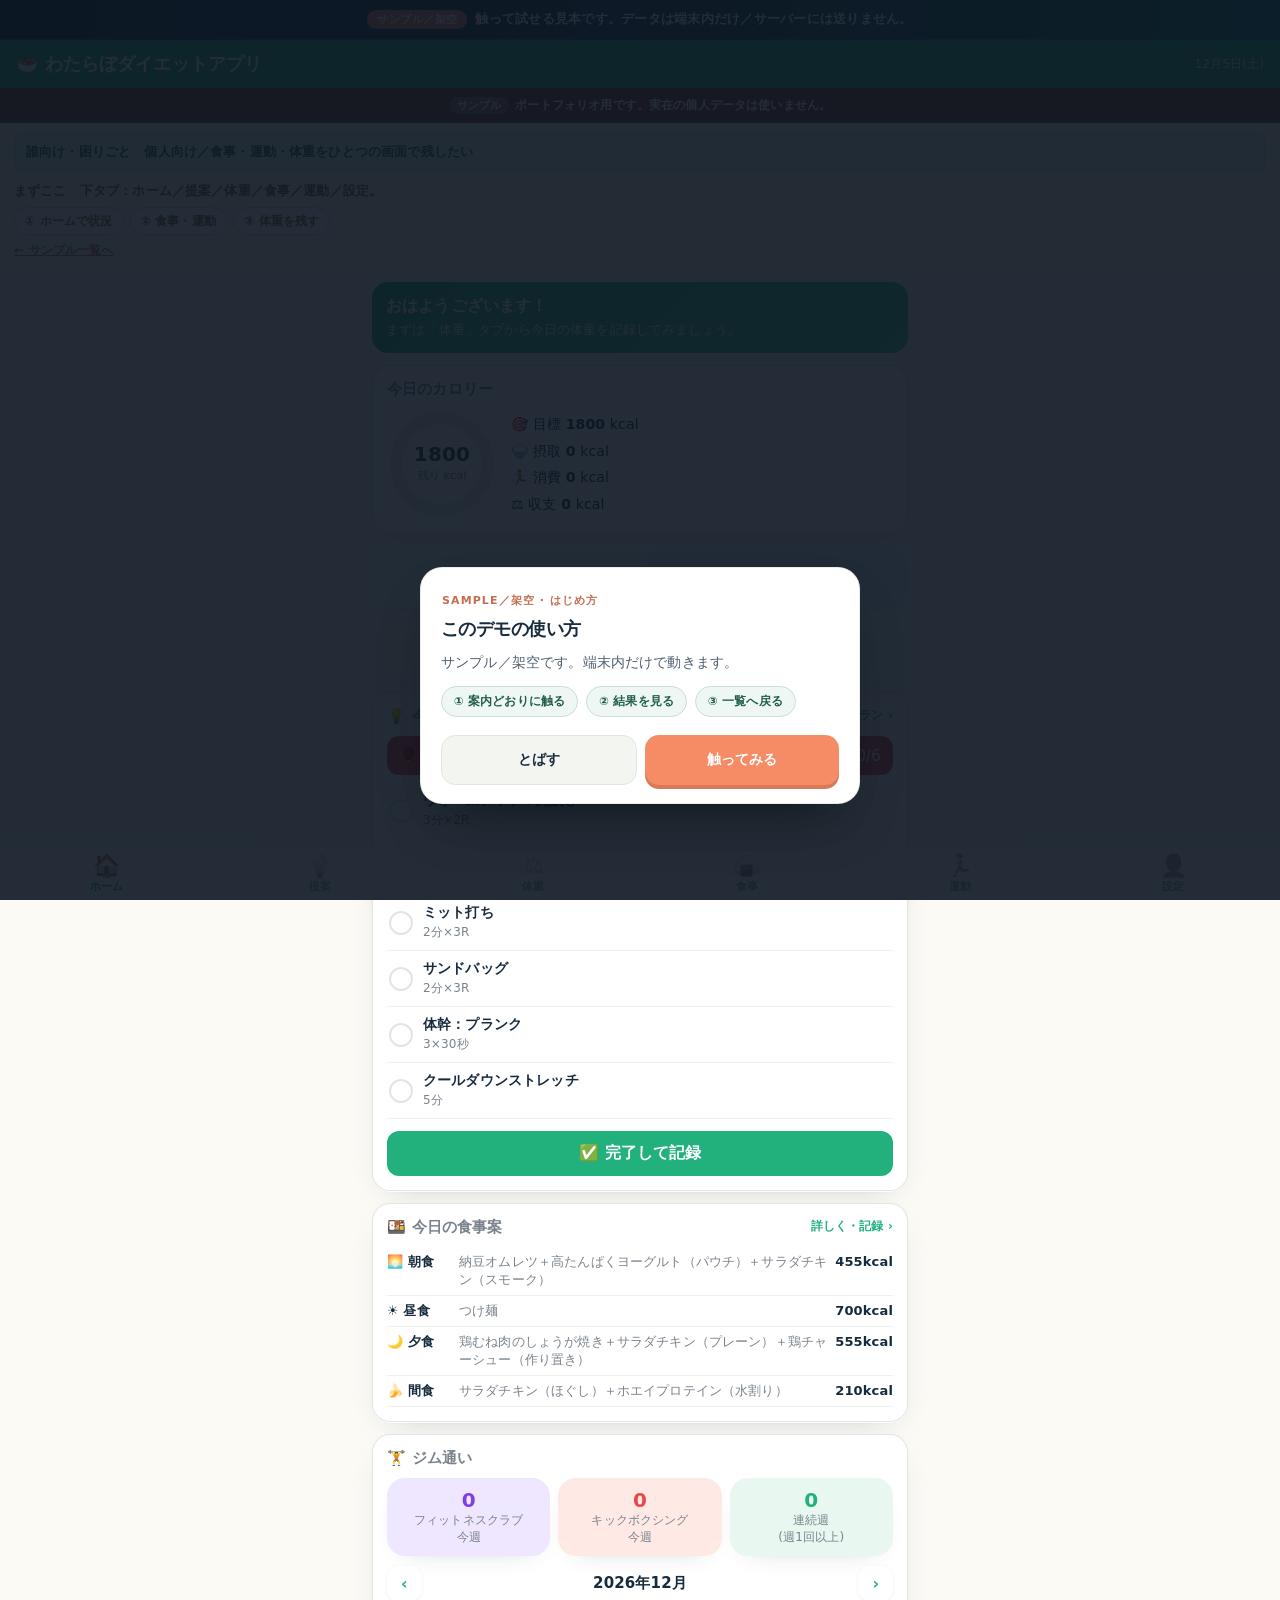
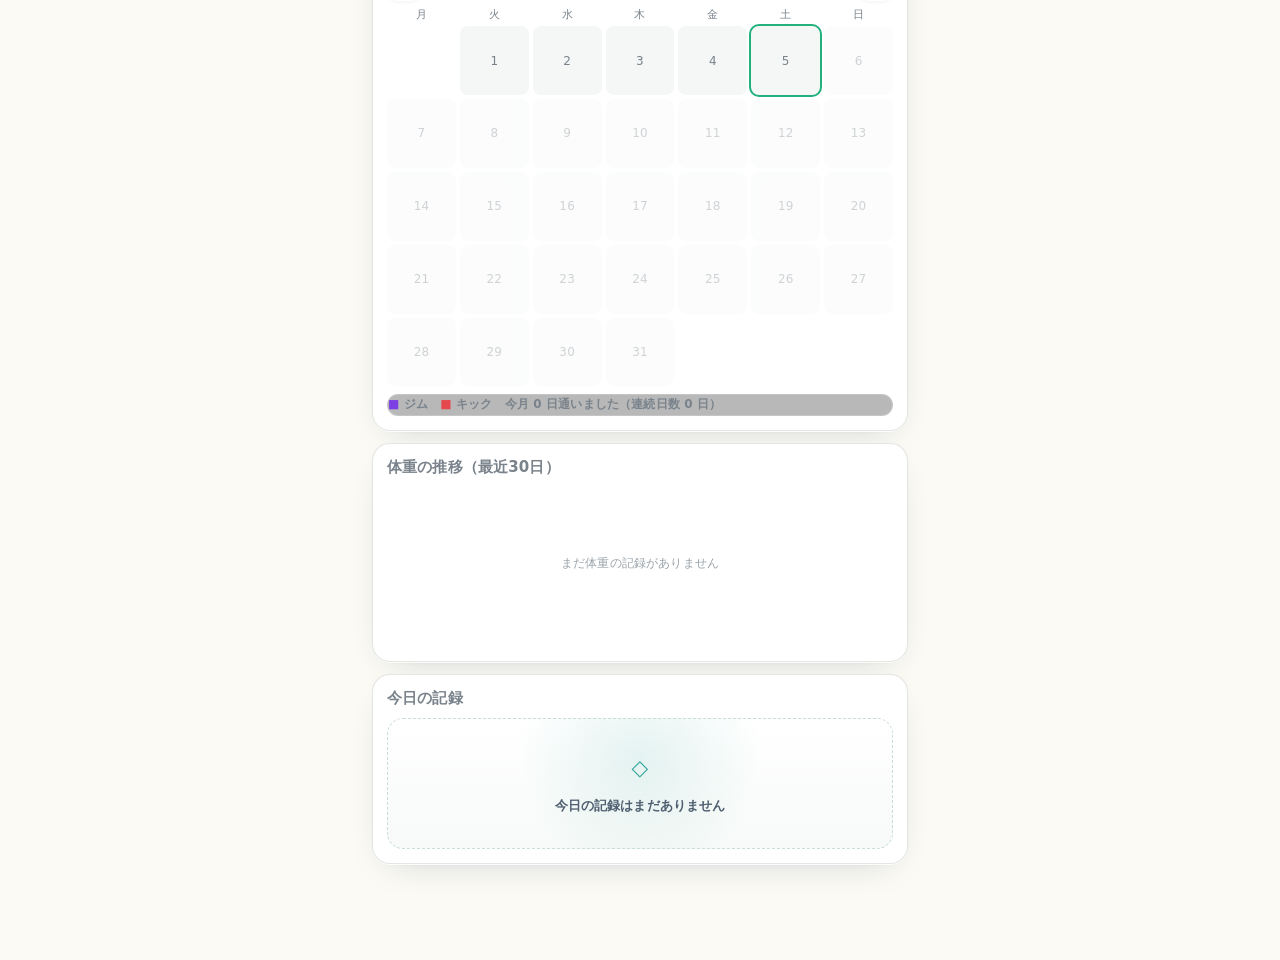
<file: demo-diet.html>
<!DOCTYPE html>
<html lang="ja">
<head>
<meta charset="UTF-8">
<meta name="viewport" content="width=device-width,initial-scale=1,viewport-fit=cover">
<meta name="theme-color" content="#22b07d">
<meta name="apple-mobile-web-app-capable" content="yes">
<meta name="mobile-web-app-capable" content="yes">
<meta name="apple-mobile-web-app-status-bar-style" content="default">
<meta name="apple-mobile-web-app-title" content="わたらぼダイエット">
<meta name="robots" content="noindex,nofollow,noarchive">
<meta name="referrer" content="no-referrer">
<meta name="format-detection" content="telephone=no">
<link rel="apple-touch-icon" sizes="180x180" href="[data-uri]">
<link rel="icon" type="image/png" href="[data-uri]">
<title>わたらぼダイエットアプリ</title>
<style>
:root{--main:#22b07d;--main2:#e8f7f0;--accent:#ff8a5b;--blue:#4a8cff;--txt:#2b2f33;--sub:#7a838c;--bg:#f4f7f6;--card:#fff;--red:#e55353;--r:16px}
*{box-sizing:border-box;-webkit-tap-highlight-color:transparent}
html,body{margin:0;padding:0;background:var(--bg);color:var(--txt);font-family:-apple-system,BlinkMacSystemFont,"Hiragino Sans","Hiragino Kaku Gothic ProN","Noto Sans JP","Yu Gothic",sans-serif;font-size:15px}
header{position:sticky;top:0;z-index:5;background:var(--main);color:#fff;padding:calc(12px + env(safe-area-inset-top)) 16px 12px;font-weight:700;font-size:18px;display:flex;justify-content:space-between;align-items:center}
header small{font-weight:400;font-size:12px;opacity:.9}
main{padding:12px 12px calc(84px + env(safe-area-inset-bottom));max-width:560px;margin:0 auto}
.page{display:none}.page.active{display:block;animation:fade .2s}
@keyframes fade{from{opacity:0;transform:translateY(4px)}to{opacity:1}}
.card{background:var(--card);border-radius:var(--r);padding:14px;margin-bottom:12px;box-shadow:0 2px 8px rgba(0,0,0,.05)}
.card h2{margin:0 0 10px;font-size:15px;color:var(--sub);font-weight:600}
.grid2{display:grid;grid-template-columns:1fr 1fr;gap:10px}
.stat{background:var(--main2);border-radius:12px;padding:10px;text-align:center}
.stat .v{font-size:22px;font-weight:700;color:var(--main)}
.stat .l{font-size:12px;color:var(--sub)}
.stat.o{background:#fff1ea}.stat.o .v{color:var(--accent)}
.stat.b{background:#eaf2ff}.stat.b .v{color:var(--blue)}
.ring{display:flex;align-items:center;gap:14px}
.ring svg{flex:none}
.bar{height:12px;background:#e9eeec;border-radius:6px;overflow:hidden;margin:6px 0}
.bar>div{height:100%;background:var(--main);border-radius:6px;transition:width .4s}
.bar.over>div{background:var(--red)}
label{display:block;font-size:12px;color:var(--sub);margin:8px 0 4px}
input,select{width:100%;font-size:16px;padding:11px 12px;border:1.5px solid #dfe5e2;border-radius:12px;background:#fff;color:var(--txt);font-family:inherit}
input:focus,select:focus{outline:none;border-color:var(--main)}
.row{display:flex;gap:8px}.row>*{flex:1}
button{font-family:inherit;font-size:16px;border:none;border-radius:12px;padding:12px;cursor:pointer;font-weight:600}
.btn{background:var(--main);color:#fff;width:100%;margin-top:12px}
.btn:active{opacity:.8}
.btn.sec{background:var(--main2);color:var(--main)}
.btn.warn{background:#fdecec;color:var(--red)}
.chips{display:flex;flex-wrap:wrap;gap:6px;margin-top:8px}
.chip{background:var(--main2);color:var(--main);font-size:13px;padding:6px 10px;border-radius:20px;font-weight:600}
ul.list{list-style:none;margin:0;padding:0}
ul.list li{display:flex;align-items:center;justify-content:space-between;padding:10px 0;border-bottom:1px solid #eef1f0;gap:8px}
ul.list li:last-child{border-bottom:none}
.li-main{flex:1;min-width:0}.li-main b{display:block;overflow:hidden;text-overflow:ellipsis;white-space:nowrap}
.li-main span{font-size:12px;color:var(--sub)}
.li-val{font-weight:700;white-space:nowrap}
.del{background:none;color:#b9c0c5;padding:6px 8px;font-size:18px}
.empty{color:var(--sub);text-align:center;padding:16px 0;font-size:13px}
.tag{display:inline-block;font-size:11px;padding:2px 8px;border-radius:10px;background:#f0f2f4;color:var(--sub);margin-right:4px}
nav{position:fixed;bottom:0;left:0;right:0;background:#fff;display:flex;border-top:1px solid #e5eae8;padding-bottom:env(safe-area-inset-bottom);z-index:10}
nav button{flex:1;background:none;border-radius:0;padding:8px 0 6px;color:#9aa3aa;font-size:11px;font-weight:600;display:flex;flex-direction:column;align-items:center;gap:2px}
nav button .ic{font-size:22px;line-height:1;filter:grayscale(1);opacity:.6}
nav button.active{color:var(--main)}nav button.active .ic{filter:none;opacity:1}
canvas{width:100%;display:block}
.seg{display:flex;background:#eef2f0;border-radius:12px;padding:3px;margin-bottom:8px}
.seg button{flex:1;background:none;padding:7px;font-size:13px;color:var(--sub);border-radius:10px}
.seg button.on{background:#fff;color:var(--main);box-shadow:0 1px 3px rgba(0,0,0,.1)}
.datebar{display:flex;align-items:center;justify-content:space-between;margin-bottom:10px}
.datebar button{background:#fff;padding:8px 14px;color:var(--main);box-shadow:0 1px 4px rgba(0,0,0,.06)}
.datebar .d{font-weight:700}
.toast{position:fixed;left:50%;bottom:90px;transform:translateX(-50%);background:rgba(40,45,50,.92);color:#fff;padding:10px 18px;border-radius:20px;font-size:14px;opacity:0;pointer-events:none;transition:opacity .25s;z-index:20}
.toast.show{opacity:1}
.msg{background:linear-gradient(135deg,#22b07d,#3cc9a0);color:#fff;border-radius:var(--r);padding:14px;margin-bottom:12px}
.msg b{font-size:16px}
.bmi-scale{display:flex;height:10px;border-radius:5px;overflow:hidden;margin-top:8px}
.bmi-scale div{flex:1}
.note{font-size:12px;color:var(--sub);line-height:1.6}
.gymcard{border-radius:var(--r);padding:14px;margin-bottom:12px;color:#fff;box-shadow:0 3px 10px rgba(0,0,0,.08)}
.gymcard.any{background:linear-gradient(135deg,#7b3fe4,#a066ff)}
.gymcard.kick{background:linear-gradient(135deg,#e5484d,#ff7a45)}
.gymcard .gt{font-weight:700;font-size:16px;display:flex;justify-content:space-between;align-items:center}
.gymcard .gt small{font-weight:400;font-size:12px;opacity:.9}
.gymmain{width:100%;margin-top:10px;background:#fff;font-size:17px;padding:14px}
.gymcard.any .gymmain{color:#7b3fe4}.gymcard.kick .gymmain{color:#e5484d}
.gsub{display:flex;flex-wrap:wrap;gap:6px;margin-top:8px}
.gsub button{background:rgba(255,255,255,.22);color:#fff;font-size:13px;padding:8px 10px;border-radius:20px;flex:1 1 auto}
.gsub button:active,.gymmain:active{opacity:.75}
.minseg{display:flex;gap:6px;margin:4px 0 10px}
.minseg button{flex:1;background:#fff;color:var(--sub);font-size:14px;padding:9px 0;box-shadow:0 1px 3px rgba(0,0,0,.06)}
.minseg button.on{background:var(--txt);color:#fff}
.cal{display:grid;grid-template-columns:repeat(7,1fr);gap:4px;text-align:center;font-size:12px}
.cal .h{color:var(--sub);font-size:11px}
.cal .c{aspect-ratio:1;border-radius:8px;display:flex;flex-direction:column;align-items:center;justify-content:center;background:#f4f7f6;color:var(--sub);position:relative}
.cal .c.t{outline:2px solid var(--main)}
.cal .c.a{background:#efe6ff;color:#7b3fe4;font-weight:700}
.cal .c.k{background:#ffe9e5;color:#e5484d;font-weight:700}
.cal .c.ak{background:linear-gradient(135deg,#efe6ff 50%,#ffe9e5 50%);color:var(--txt);font-weight:700}
.cal .c.f{opacity:.35}
.dots{font-size:8px;line-height:1}
.gstat{display:grid;grid-template-columns:1fr 1fr 1fr;gap:8px;margin-bottom:10px}
.gstat .stat .v{font-size:20px}
.stat.p{background:#efe6ff}.stat.p .v{color:#7b3fe4}
.stat.k{background:#ffe9e5}.stat.k .v{color:#e5484d}
.mp{background:#fff;border-radius:var(--r);padding:12px 14px;margin-bottom:10px;box-shadow:0 2px 8px rgba(0,0,0,.05)}
.mph{display:flex;align-items:center;gap:6px;margin-bottom:4px}.mph b{flex:1;font-size:15px}
.mini{font-size:12px;padding:6px 10px;border-radius:16px;background:var(--main2);color:var(--main)}
.mini.on{background:var(--main);color:#fff}
.fi{display:flex;align-items:center;gap:8px;padding:8px 0;border-bottom:1px solid #eef1f0}
.addb{width:36px;height:36px;border-radius:50%;padding:0;background:var(--main);color:#fff;font-size:20px;flex:none}
.okm{width:36px;text-align:center;color:var(--main);font-weight:700;font-size:18px}
.mpf{display:flex;justify-content:space-between;align-items:center;padding-top:8px;font-size:13px;color:var(--sub)}
.mpl{display:flex;gap:8px;align-items:baseline;padding:6px 0;border-bottom:1px solid #eef1f0;font-size:13px}
.mpl b{flex:none;width:64px}.mpl span{flex:1;min-width:0;color:var(--sub)}.mpl em{font-style:normal;font-weight:700;white-space:nowrap}
.btn.sec.on{background:var(--main);color:#fff}
.tth{display:flex;justify-content:space-between;align-items:center;padding:10px 12px;border-radius:12px;color:#fff;background:#7b3fe4}
.tth.k{background:#e5484d}.tth.r{background:#8a96a0}
ul.ck{list-style:none;margin:8px 0 0;padding:0}
ul.ck li{display:flex;align-items:center;gap:10px;padding:9px 2px;border-bottom:1px solid #eef1f0;cursor:pointer}
ul.ck li b{display:block;font-size:14px}ul.ck li span{font-size:12px;color:var(--sub)}
ul.ck .box{width:24px;height:24px;border-radius:7px;border:2px solid #cfd6d3;display:flex;align-items:center;justify-content:center;color:#fff!important;font-weight:700;font-size:14px!important;flex:none}
ul.ck li.on .box{background:var(--main);border-color:var(--main)}ul.ck li.on b{color:var(--sub);text-decoration:line-through}
.chip.son{background:var(--txt);color:#fff}
.wk{display:flex;gap:10px;padding:8px 6px;border-bottom:1px solid #eef1f0;font-size:14px;border-radius:8px}
.wk.now{background:var(--main2);font-weight:700}.wd{width:68px;color:var(--sub);flex:none}
.wl.a{color:#7b3fe4}.wl.k{color:#e5484d}.wl.r{color:#8a96a0}
button:disabled{opacity:.7}
.memo{font-size:11px;color:#8a7a55;background:#fff8e6;border-radius:8px;padding:4px 8px;margin-top:4px;line-height:1.5}
.ct-h{background:#e8f7f0!important;color:#22b07d!important}.ct-o{background:#fff1ea!important;color:#e0703c!important}.ct-c{background:#eaf2ff!important;color:#4a8cff!important}.ct-mp{background:#f3ecff!important;color:#7b3fe4!important}
details.alts{margin-top:8px;border-top:1px dashed #e2e8e5;padding-top:6px}
details.alts summary{font-size:13px;color:var(--main);font-weight:600;cursor:pointer;padding:4px 0;list-style:none}
details.alts summary::before{content:'▸ '}details.alts[open] summary::before{content:'▾ '}
.alt{display:flex;align-items:center;gap:8px;padding:7px 0;border-bottom:1px solid #f0f3f2}.alt b{white-space:normal!important;font-size:13px}
.bk{font-size:13px;line-height:1.6;border-radius:12px;padding:10px 12px;margin-bottom:8px;background:#e8f7f0;color:#1d7f5b}
.bk.warn{background:#fff4e0;color:#a5650a}
.stairq{margin-top:10px;background:rgba(255,255,255,.15);border-radius:12px;padding:8px 10px}
.stairq summary{font-size:13px;font-weight:600;cursor:pointer}
.stairq label{color:#fff;opacity:.95}.stairq input{padding:9px}
.cgrid{display:grid;grid-template-columns:1fr 1fr;gap:6px 8px;margin:6px 0}.cgrid label{margin:0;font-size:12px}.cgrid input{margin-top:3px;padding:9px 10px}
.wi{border:1.5px solid #eef1f0;border-radius:14px;padding:10px;margin-bottom:10px}
.wih{display:flex;align-items:center;gap:6px}.wih b{flex:1;font-size:15px}
.prev{font-size:12px;color:#7b3fe4;margin:2px 0}
.srow{display:flex;align-items:center;gap:6px;margin:6px 0}.srow input{flex:1;min-width:0;padding:9px 8px;text-align:center}
.sn{width:20px;text-align:center;font-weight:700;color:var(--sub);font-size:13px}.u{font-size:12px;color:var(--sub);white-space:nowrap}
.sbtn{background:#f3f5f4;color:#9aa3aa;padding:8px 12px;font-size:16px}
.wsum{background:var(--main2);border-radius:12px;padding:10px;font-size:13px;line-height:1.7}
.wadd{border-top:1px dashed #e2e8e5;margin-top:12px;padding-top:12px}
.chip.ghost{background:#fff;border:1.5px dashed #bfe6d6}
.wh{padding:8px 0;border-bottom:1px solid #eef1f0;cursor:pointer}.whh{display:flex;justify-content:space-between;font-size:14px}.whh span{font-size:12px;color:var(--sub)}
.whl{display:flex;gap:8px;font-size:12px;padding:2px 0}.whl span{flex:none;max-width:45%;color:var(--txt)}.whl em{font-style:normal;color:var(--sub);flex:1;text-align:right}
ul.ck li span.tip,.tip{display:block;font-size:11px;color:#8a7a55;background:#fff8e6;border-radius:8px;padding:3px 8px;margin-top:3px;line-height:1.5}



/* ===== WATA LAB quality polish v5 ===== */
:root{
  --wl-navy:#172b3e;
  --wl-teal:#0d9488;
  --wl-teal-deep:#0f766e;
  --wl-orange:#f58c65;
  --wl-orange-deep:#d97957;
  --wl-cream:#f7f6ef;
  --wl-cream-2:#fbfaf5;
  --wl-muted:#4f5f70;
  --wl-line:#e2e6e0;
  --wl-shadow:0 1px 0 rgba(255,255,255,.85), 0 14px 36px -22px rgba(23,43,62,.32);
  --wl-shadow-hover:0 22px 44px -18px rgba(23,43,62,.28);
  --wl-radius:20px;
  --wl-ease:cubic-bezier(.22,.7,.25,1);
}
html{-webkit-font-smoothing:antialiased;text-rendering:optimizeLegibility;scroll-behavior:smooth}
body{background:var(--wl-cream-2)!important;color:var(--wl-navy)}
::selection{background:#ffe0ab;color:#172b3e}
a:focus-visible,button:focus-visible,input:focus-visible,select:focus-visible,textarea:focus-visible,summary:focus-visible,[tabindex]:focus-visible{
  outline:3px solid var(--wl-orange)!important;outline-offset:2px!important;
}
.banner,.top,.app-header{
  background:linear-gradient(145deg,#172b3e 0%,#1a4550 42%,#0d9488 100%)!important;
  box-shadow:0 16px 32px -20px rgba(23,43,62,.5);
}
.banner h1,.top h1,.app-header h1{letter-spacing:-.035em;font-weight:900}
.sample-banner,.sample-strip{
  background:linear-gradient(90deg,#7a3b2e,#5c3d2e)!important;
  font-size:12px!important;font-weight:800;padding:10px 14px!important;
  letter-spacing:.02em;text-align:center;color:#fff;
}
.sample-banner strong,.sample-strip strong{
  background:rgba(255,255,255,.18);padding:2px 8px;border-radius:999px;margin-right:6px;
}
.howto,.howto-strip{
  background:linear-gradient(180deg,#fffdf8 0%,#f3faf7 100%)!important;
  border:1px solid #d7e8e1!important;
  border-radius:18px!important;
  box-shadow:var(--wl-shadow);
  padding:1.15rem 1.2rem!important;
  margin:1.1rem 0 1.25rem!important;
}
.howto::before,.howto-strip::before{display:none!important}
.howto-title{
  display:flex;align-items:center;gap:.5rem;
  font-size:1.05rem!important;font-weight:900!important;letter-spacing:-.025em;
  color:var(--wl-navy)!important;margin:0 0 .5rem!important;
}
.howto .for-whom,.howto-strip .for-whom,.for-whom{
  background:#fff!important;border:1px solid #c9ded5!important;
  color:#1f5c4a!important;border-radius:14px!important;
  padding:.75rem .9rem!important;margin:.4rem 0 .75rem!important;
  box-shadow:0 1px 0 rgba(255,255,255,.85);line-height:1.55;font-weight:700;
}
.howto .steps,.howto-strip .steps,.step-flow{display:flex;flex-wrap:wrap;gap:7px;margin-top:10px;align-items:center}
.howto .steps span,.howto-strip .steps span,.howto .hint span,.step-flow span{
  background:#fff;border:1px solid #d5e4de;border-radius:999px;
  padding:6px 12px;font-size:11.5px;font-weight:800;color:#2f6b5a;
  box-shadow:0 1px 0 rgba(23,43,62,.04);
}
.step-flow .arrow{border:none!important;background:transparent!important;box-shadow:none!important;color:#9aab9f;padding:0 2px!important}
.card,.panel,.feature,.item-card,.staff-card,.day-card,.inv-card,.book-card,.report-card,.tile,.shift-cell{
  transition:transform .18s var(--wl-ease),box-shadow .18s,border-color .18s;
  border-radius:var(--wl-radius)!important;
}
.card,.panel,.feature,.item-card,.staff-card,.day-card,.inv-card,.book-card,.report-card{
  box-shadow:var(--wl-shadow)!important;
}
.card:hover,.feature:hover,.book-card:hover,.inv-card:hover,.report-card:hover{
  box-shadow:var(--wl-shadow-hover)!important;border-color:#b7e5d8;
}
.overlay .panel:hover,.wl-coach .panel:hover{box-shadow:var(--wl-shadow)!important;border-color:transparent;transform:none!important}
a.card:hover{transform:translateY(-4px)}
.btn,.chip,button.primary,button.accent,.btn-primary,.composer button,.quick .chip,button[type="submit"]{
  transition:transform .12s var(--wl-ease),box-shadow .12s,background .12s,border-color .12s!important;
}
.btn-primary,.composer button,button.primary,button.accent,button[type="submit"].primary{
  box-shadow:0 4px 0 rgba(15,118,110,.35)!important;
  border-radius:14px!important;font-weight:900!important;
}
.btn-primary:hover:not(:disabled),.composer button:hover:not(:disabled),button.primary:hover:not(:disabled){filter:brightness(1.05)}
.btn-primary:active:not(:disabled),.composer button:active:not(:disabled),button.primary:active:not(:disabled){
  transform:translateY(2px)!important;box-shadow:0 2px 0 rgba(15,118,110,.35)!important;
}
input,select,textarea{
  border-radius:12px!important;
  transition:border-color .15s,box-shadow .15s;
}
input:focus,select:focus,textarea:focus{
  border-color:var(--wl-teal)!important;
  box-shadow:0 0 0 3px rgba(13,148,136,.16)!important;
  outline:none;
}
.empty{
  border:1.5px dashed #c9d5cf!important;
  background:
    radial-gradient(circle at 50% 28%,rgba(13,148,136,.08),transparent 42%),
    linear-gradient(180deg,#fff,#f7faf8)!important;
  border-radius:18px!important;
  padding:1.75rem 1.2rem!important;
  color:var(--wl-muted)!important;
  text-align:center;
  font-weight:700;
  line-height:1.75;
}
.empty:before{
  content:"◇";
  display:block;font-size:1.45rem;margin-bottom:.55rem;color:#0d9488;opacity:.8;
}
.empty strong{display:block;color:var(--wl-navy);font-size:1.02rem;margin-bottom:.35rem}
.toast,.notice,.flash{
  border-radius:14px!important;
  box-shadow:var(--wl-shadow)!important;
}
.demo-nav a,.back,.back-lab{
  transition:background .15s,transform .12s,border-color .15s,filter .15s;
  border-radius:999px!important;
}
.banner .demo-nav a:hover,.banner .back:hover,.banner .back-lab:hover,.top .back:hover,.app-header .back:hover{filter:brightness(1.08);transform:translateY(-1px)}
.hero-bar{
  background:rgba(247,246,239,.96)!important;
  border-bottom:1px solid #e2e6e0!important;
  box-shadow:0 8px 20px -18px rgba(23,43,62,.35);
  backdrop-filter:blur(10px);
}
.features .feature{border-radius:16px!important;box-shadow:var(--wl-shadow)!important}
.features .feature:hover{transform:translateY(-2px)}
.wrap{padding-bottom:3.75rem}
.bubble{transition:transform .12s ease, box-shadow .12s}
.row.user .bubble{box-shadow:0 4px 12px rgba(196,120,74,.25)}
.row.bot .bubble{box-shadow:0 2px 10px rgba(44,33,28,.06)}
.chip:hover,.quick .chip:hover{transform:translateY(-1px)}
.panel{border-radius:20px!important;box-shadow:var(--wl-shadow)!important}
.tabbar button,.tabs button,.nav-tabs button{transition:background .15s,color .15s,transform .12s}
.stat,.kpi,.summary-card{
  border-radius:16px!important;box-shadow:var(--wl-shadow)!important;
  transition:transform .18s var(--wl-ease), box-shadow .18s;
}
.kpi:hover,.summary-card:hover{transform:translateY(-2px);box-shadow:var(--wl-shadow-hover)!important}
.shell .stat:hover,.hud .stat:hover,.wl-game .stat:hover{transform:none!important;box-shadow:none!important}
table{border-collapse:separate;border-spacing:0}
th{font-weight:800;letter-spacing:.02em}
tr{transition:background .12s}
/* v5 fixes */
td.empty:before, tr .empty:before { content:none!important; display:none!important; }
.howto.howto-inline, header + .howto, .sample-banner + .howto, .sample-strip + .howto-strip, body > .howto, body > .howto-strip,
.top + .howto{
  border-radius:0!important; margin:0!important; border-left:none!important; border-right:none!important;
}
@media (prefers-reduced-motion: reduce){
  html{scroll-behavior:auto}
  *,*::before,*::after{animation-duration:.01ms!important;animation-iteration-count:1!important;transition-duration:.01ms!important}
}


/* ===== WATA LAB quality polish v7 ===== */
.wl-coach{
  position:fixed;inset:0;z-index:100;background:rgba(12,22,34,.88);
  display:flex;align-items:flex-end;justify-content:center;padding:18px;
  opacity:0;pointer-events:none;transition:opacity .25s ease;
}
.wl-coach.show{opacity:1;pointer-events:auto}
.wl-coach .panel{
  width:min(100%,440px);background:#fff;color:#172b3e;border-radius:24px;
  padding:24px 20px 18px;box-shadow:0 28px 56px -18px rgba(0,0,0,.5);
  transform:translateY(14px);transition:transform .28s cubic-bezier(.22,.7,.25,1);
  border:1px solid #e8ebe6;
}
.wl-coach.show .panel{transform:translateY(0)}
.wl-coach .kicker{font-size:11px;font-weight:900;letter-spacing:.1em;color:#c46e51;margin-bottom:8px}
.wl-coach h2{margin:0 0 8px;font-size:1.18rem;letter-spacing:-.03em}
.wl-coach p{margin:0 0 14px;font-size:.9rem;color:#4f5f70;line-height:1.7}
.wl-coach .steps{display:flex;flex-wrap:wrap;gap:7px;margin-bottom:16px}
.wl-coach .steps span{
  background:#eef7f3;border:1px solid #c9ded5;color:#1f5c4a;
  border-radius:999px;padding:7px 12px;font-size:11.5px;font-weight:800;
}
.wl-coach .actions{display:flex;gap:8px}
.wl-coach button{
  flex:1;appearance:none;border:none;border-radius:14px;min-height:50px;
  font-family:inherit;font-weight:900;font-size:14px;cursor:pointer;
}
.wl-coach .go{background:#f58c65;color:#fff;box-shadow:0 4px 0 #d97957}
.wl-coach .skip{background:#f3f5f1;color:#172b3e;border:1px solid #e2e6e0!important}
.wl-pulse{animation:wlPulse 1.35s ease-in-out 3}
@keyframes wlPulse{
  0%,100%{box-shadow:0 4px 0 rgba(15,118,110,.35)}
  50%{box-shadow:0 0 0 7px rgba(245,140,101,.3),0 4px 0 rgba(15,118,110,.35)}
}
.wl-toast{
  position:fixed;left:50%;bottom:max(24px, calc(env(safe-area-inset-bottom, 0px) + var(--wl-toast-lift, 0px)));
  transform:translateX(-50%) translateY(20px);
  background:#172b3e;color:#fff;padding:13px 20px;border-radius:999px;
  font-size:13px;font-weight:800;z-index:90;opacity:0;pointer-events:none;
  transition:opacity .2s, transform .2s;box-shadow:0 16px 32px -14px rgba(0,0,0,.5);
  max-width:min(92vw,440px);text-align:center;
}
.wl-toast.show{opacity:1;transform:translateX(-50%) translateY(0)}

/* v7 visual hard-upgrade */
.wl-sample-strip{
  background:linear-gradient(90deg,#172b3e,#1a4550 55%,#0f766e);
  color:#fff;font-size:12.5px;font-weight:800;letter-spacing:.02em;
  padding:10px 16px;text-align:center;border-bottom:1px solid rgba(255,255,255,.12);
}
.wl-sample-strip strong{
  display:inline-block;background:rgba(245,140,101,.95);color:#fff;
  border-radius:999px;padding:2px 10px;margin-right:8px;font-size:11px;letter-spacing:.04em;
}
.banner{
  background:linear-gradient(145deg,#142536 0%,#1a4550 42%,#0d9488 100%)!important;
  box-shadow:0 18px 40px -22px rgba(23,43,62,.55)!important;
  padding-bottom:1.65rem!important;
}
.banner h1{letter-spacing:-.035em!important;text-shadow:0 1px 0 rgba(0,0,0,.12)}
.banner p{opacity:.95!important;line-height:1.75!important;max-width:40rem}
.banner-kicker,.kicker{
  background:rgba(255,255,255,.16)!important;border:1px solid rgba(255,255,255,.28)!important;
  backdrop-filter:blur(6px);
}
.banner-note,.note{
  background:rgba(0,0,0,.28)!important;border:1px solid rgba(255,255,255,.18)!important;
  border-radius:12px!important;font-weight:700!important;
}
.banner .demo-nav a,.banner .back,.banner .back-lab,.top .back,.app-header .back,.hero-bar .back{
  background:rgba(255,255,255,.14)!important;border:1px solid rgba(255,255,255,.28)!important;
  backdrop-filter:blur(6px);font-weight:800!important;
}
.howto,.howto-strip{
  background:linear-gradient(180deg,#fff,#f4faf7)!important;
  border:1px solid #d5e6df!important;
  border-radius:22px!important;
  box-shadow:0 14px 36px -22px rgba(23,43,62,.28)!important;
  padding:1.15rem 1.15rem 1.05rem!important;
  margin:1.1rem 0 1.25rem!important;
}
.howto-title{
  color:#c46e51!important;font-weight:900!important;letter-spacing:.06em!important;font-size:.72rem!important;
}
.for-whom{
  background:#eef7f3!important;border:1px solid #c9ded5!important;border-radius:14px!important;
  padding:.65rem .8rem!important;font-size:.86rem!important;line-height:1.55!important;
}
.howto .steps span,.step-flow span:not(.arrow){
  background:#172b3e!important;color:#fff!important;border:none!important;
  box-shadow:0 3px 0 #0f1f2e!important;
}
.step-flow .arrow{color:#0d9488!important;font-weight:900!important}
.card,.panel,.panel-card,.box,.section-card{
  border-radius:20px!important;
  box-shadow:0 1px 0 rgba(255,255,255,.9), 0 16px 36px -22px rgba(23,43,62,.28)!important;
  border-color:#e2e6e0!important;
  transition:transform .18s cubic-bezier(.22,.7,.25,1), box-shadow .18s!important;
}
.card:hover{transform:translateY(-2px)}
.overlay .panel:hover,.wl-coach .panel:hover{transform:none}
button.btn-primary,.btn-primary,button.primary,.btn.primary,.composer button[type="submit"],
button.primary-btn,#btnSave,.line-btn,.cta-band a{
  border-radius:14px!important;font-weight:900!important;
  box-shadow:0 4px 0 rgba(15,118,110,.35)!important;
  transition:transform .12s, box-shadow .12s, filter .12s!important;
}
button.btn-primary:hover,.btn-primary:hover,button.primary:hover,.btn.primary:hover,#btnSave:hover{
  transform:translateY(1px);filter:brightness(1.03);
  box-shadow:0 2px 0 rgba(15,118,110,.35)!important;
}
button, .chip, .btn, select, input, textarea{
  transition:border-color .15s, box-shadow .15s, background .15s, transform .12s;
}
input:focus, select:focus, textarea:focus, button:focus-visible, a:focus-visible, .chip:focus-visible{
  outline:3px solid #f58c65!important;outline-offset:2px!important;
}
.hero-bar,.hero-metric,.stat,.kpi,.summary-card{
  border-radius:18px!important;
  box-shadow:0 10px 28px -20px rgba(23,43,62,.3)!important;
}
.empty{
  background:
    radial-gradient(circle at 50% 30%,rgba(13,148,136,.1),transparent 45%),
    linear-gradient(180deg,#fff,#f7faf8)!important;
  border:1px dashed #c9ded5!important;
  border-radius:20px!important;padding:2rem 1.2rem!important;
}
.wl-footer-cta{
  margin:2rem auto 1.5rem;width:min(100% - 1.5rem, 920px);
  padding:1.25rem 1.2rem;border-radius:22px;color:#fff;
  background:linear-gradient(135deg,#172b3e,#1a4550 55%,#0d9488);
  display:flex;flex-wrap:wrap;gap:12px;align-items:center;justify-content:space-between;
  box-shadow:0 18px 40px -20px rgba(23,43,62,.45);
}
.wl-footer-cta strong{display:block;font-size:1.02rem;margin-bottom:.2rem}
.wl-footer-cta p{margin:0;font-size:.84rem;opacity:.9;line-height:1.55}
.wl-footer-cta a{
  background:#f58c65;color:#fff;font-weight:900;border-radius:999px;padding:.8rem 1.15rem;
  box-shadow:0 4px 0 #d97957;text-decoration:none;white-space:nowrap;
}
.sample-banner,.sample-strip{position:relative}
@media (max-width:550px){
  .howto,.howto-strip{border-radius:18px!important;margin:0.85rem 0 1rem!important}
  .wl-footer-cta{border-radius:18px;padding:1.05rem 1rem}
  .wl-footer-cta a{width:100%;text-align:center}
}
@media (prefers-reduced-motion: reduce){
  .wl-pulse{animation:none}
  .wl-coach,.wl-coach .panel,.wl-toast,.card,.panel{transition:none!important}
}



/* ===== sticky LINE + coach clearance v7.2 ===== */
:root{
  --wl-line-bar-h: 0px;
  --wl-toast-lift: 0px;
}
.wl-footer-cta{
  position:fixed!important;
  left:12px;right:12px;
  bottom:calc(10px + env(safe-area-inset-bottom,0px));
  z-index:70;
  margin:0!important;
  width:auto!important;
  max-width:920px;
  margin-inline:auto!important;
  padding:12px 14px!important;
  border-radius:18px!important;
  box-shadow:0 16px 36px -12px rgba(23,43,62,.55)!important;
}
.wl-footer-cta p{display:none}
@media(min-width:640px){
  .wl-footer-cta{left:50%;right:auto;transform:translateX(-50%);width:min(100% - 24px, 720px)!important}
  .wl-footer-cta p{display:block;font-size:.8rem}
}
body.wl-has-linebar{
  padding-bottom:calc(88px + env(safe-area-inset-bottom,0px))!important;
}
body.wl-game{
  padding-bottom:calc(10px + env(safe-area-inset-bottom,0px))!important;
}
body.wl-game .wl-footer-cta,
body.wl-game .wl-coach,
body.wl-game #wlCoach{display:none!important;pointer-events:none!important}
/* Coach sits ABOVE sticky LINE bar */
.wl-coach{
  position:fixed;inset:0;z-index:120!important;
  background:rgba(12,22,34,.9)!important;
  display:flex;align-items:flex-end;justify-content:center;
  padding:16px 16px calc(96px + env(safe-area-inset-bottom,0px))!important;
  opacity:0;pointer-events:none;transition:opacity .2s ease;
}
.wl-coach.show{opacity:1;pointer-events:auto}
.wl-coach .panel{
  width:min(100%,440px);max-height:min(70vh,560px);overflow:auto;
  margin-bottom:0!important;
  transform:translateY(10px);transition:transform .25s cubic-bezier(.22,.7,.25,1);
}
.wl-coach.show .panel{transform:translateY(0)!important}
body:has(.wl-coach.show) .wl-footer-cta,
body.wl-coach-open .wl-footer-cta{
  opacity:0!important;pointer-events:none!important;visibility:hidden!important;
}
.wl-toast{
  z-index:130!important;
  bottom:max(24px, calc(env(safe-area-inset-bottom,0px) + var(--wl-toast-lift, 0px)))!important;
}
body.wl-has-linebar{
  --wl-toast-lift: 84px;
}
body.wl-coach-open{
  --wl-toast-lift: 24px;
}


.wl-coach .steps{margin-top:12px!important;margin-bottom:18px!important;gap:8px!important}
.wl-coach h2{margin-bottom:10px!important}
.wl-coach p{margin-bottom:4px!important}



/* ===== WATA LAB quality polish v9 — contemporary chrome ===== */
:root{
  --wl-font:"Hiragino Sans","Hiragino Kaku Gothic ProN","Noto Sans JP",system-ui,-apple-system,"Segoe UI",Meiryo,sans-serif;
  --wl-shadow:0 1px 0 rgba(255,255,255,.9), 0 1px 2px rgba(23,43,62,.04), 0 12px 32px -18px rgba(23,43,62,.26);
  --wl-shadow-hover:0 1px 0 rgba(255,255,255,.95), 0 16px 36px -14px rgba(23,43,62,.3);
  --wl-radius:18px;
  --wl-ease:cubic-bezier(.22,.7,.25,1);
}
html{-webkit-font-smoothing:antialiased;text-rendering:optimizeLegibility}
body{font-family:var(--wl-font)!important;letter-spacing:.01em}
.banner,.top,.app-header{
  background:linear-gradient(145deg,#1a2b4a 0%,#1a4550 44%,#0d9488 100%)!important;
  box-shadow:0 18px 36px -22px rgba(23,43,62,.48)!important;
}
.banner h1,.top h1,.app-header h1{letter-spacing:-.04em!important;font-feature-settings:"palt" 1}
.howto,.howto-strip,.card,.panel,.feature,.item-card,.staff-card,.day-card,.inv-card,.book-card,.report-card,.tile{
  border-radius:var(--wl-radius)!important;
  box-shadow:var(--wl-shadow)!important;
}
.card,.panel,.feature,.book-card,.inv-card,.report-card,.item-card{
  border:1px solid rgba(226,230,224,.95)!important;
  transition:transform .18s var(--wl-ease),box-shadow .18s,border-color .18s!important;
}
@media(hover:hover){
  a.card:hover,.feature:hover,.book-card:hover,.inv-card:hover,.report-card:hover{
    transform:translateY(-3px);box-shadow:var(--wl-shadow-hover)!important;border-color:#b7e5d8!important;
  }
}
.btn-primary,.composer button,button.primary,button.accent,button[type="submit"].primary,.featured .go{
  border-radius:13px!important;
  box-shadow:0 1px 0 rgba(255,255,255,.25) inset, 0 4px 0 rgba(15,118,110,.32)!important;
  transition:transform .12s var(--wl-ease), box-shadow .12s, filter .12s!important;
}
.btn-primary:active:not(:disabled),.composer button:active:not(:disabled),button.primary:active:not(:disabled){
  transform:translateY(2px)!important;
}
.hero-bar{
  background:rgba(251,250,245,.88)!important;
  backdrop-filter:blur(16px) saturate(1.2)!important;
  -webkit-backdrop-filter:blur(16px) saturate(1.2)!important;
}
.wl-coach .panel{
  border-radius:22px!important;
  box-shadow:0 28px 56px -20px rgba(0,0,0,.48)!important;
  border:1px solid rgba(232,235,230,.9)!important;
}
.wl-demo-hero{
  border-radius:20px!important;
  box-shadow:var(--wl-shadow)!important;
  border-color:#e8e4dc!important;
}
.chip,.quick .chip,.filters button,.back,.demo-nav a{
  transition:transform .12s var(--wl-ease), background .15s, border-color .15s, filter .15s!important;
}
.chip:active,.quick .chip:active,.filters button:active{transform:scale(.97)}
input,select,textarea{border-radius:12px!important}
.empty{border-radius:16px!important}

</style>
</head>
<body>
  <div class="wl-sample-strip"><strong>サンプル／架空</strong>触って試せる見本です。データは端末内だけ／サーバーには送りません。</div>
<header data-demo="1"><span>🥗 わたらぼダイエットアプリ</span><small id="hdrDate"></small></header>
<div id="demoBanner" style="background:#7a3b2e;color:#fff;padding:9px 12px;font-size:12px;font-weight:800;line-height:1.45;text-align:center"><span style="background:rgba(255,255,255,.2);padding:2px 8px;border-radius:999px;margin-right:6px;font-size:11px">サンプル</span>ポートフォリオ用です。実在の個人データは使いません。</div>
<div style="background:#fff8e6;color:#6a5a3a;padding:10px 14px;font-size:13px;font-weight:700;line-height:1.5;border-bottom:1px solid #f0e6c8">
  <div style="font-size:12.5px;font-weight:700;color:#1f5c4a;background:#eef7f3;border:1px solid #c9ded5;border-radius:12px;padding:9px 11px;margin:0 0 9px;line-height:1.5"><strong>誰向け・困りごと</strong>　個人向け／食事・運動・体重をひとつの画面で残したい</div>
  <div><strong>まずここ</strong>　下タブ：ホーム／提案／体重／食事／運動／設定。</div>
  <div style="display:flex;flex-wrap:wrap;gap:6px;margin-top:6px">
    <span style="background:#fff;border:1px solid #e8d9b0;border-radius:999px;padding:4px 10px;font-size:12px;font-weight:800;color:#8a6a20">① ホームで状況</span>
    <span style="background:#fff;border:1px solid #e8d9b0;border-radius:999px;padding:4px 10px;font-size:12px;font-weight:800;color:#8a6a20">② 食事・運動</span>
    <span style="background:#fff;border:1px solid #e8d9b0;border-radius:999px;padding:4px 10px;font-size:12px;font-weight:800;color:#8a6a20">③ 体重を残す</span>
  </div>
  <a href="demo-index.html" style="display:inline-block;margin-top:6px;font-size:12px;font-weight:800;color:#c46e51;text-decoration:underline">← サンプル一覧へ</a>
</div><main>
<!-- ホーム -->
<section class="page active" id="p-home">
  <div class="msg"><b id="greet">こんにちは！</b><div id="motto" style="font-size:13px;margin-top:4px"></div></div>
  <div class="card">
    <h2>今日のカロリー</h2>
    <div class="ring">
      <svg width="110" height="110" viewBox="0 0 110 110"><circle cx="55" cy="55" r="46" fill="none" stroke="#e9eeec" stroke-width="12"/><circle id="ringArc" cx="55" cy="55" r="46" fill="none" stroke="#22b07d" stroke-width="12" stroke-linecap="round" transform="rotate(-90 55 55)" stroke-dasharray="289" stroke-dashoffset="289" style="transition:stroke-dashoffset .5s"/><text id="ringTxt" x="55" y="52" text-anchor="middle" font-size="20" font-weight="700" fill="#2b2f33">0</text><text id="ringSub" x="55" y="70" text-anchor="middle" font-size="11" fill="#7a838c">残り kcal</text></svg>
      <div style="flex:1;font-size:14px;line-height:1.9">
        <div>🎯 目標 <b id="hTarget">-</b> kcal</div>
        <div>🍚 摂取 <b id="hIn">0</b> kcal</div>
        <div>🏃 消費 <b id="hOut">0</b> kcal</div>
        <div>⚖️ 収支 <b id="hNet">0</b> kcal</div>
      </div>
    </div>
  </div>
  <div class="grid2" style="margin-bottom:12px">
    <div class="stat"><div class="v" id="hWeight">-</div><div class="l">最新体重 (kg)</div></div>
    <div class="stat b"><div class="v" id="hBmi">-</div><div class="l">BMI</div></div>
    <div class="stat o"><div class="v" id="hToGoal">-</div><div class="l">目標まで (kg)</div></div>
    <div class="stat"><div class="v" id="hChange">-</div><div class="l">開始から (kg)</div></div>
  </div>
  <div class="card"><h2 style="display:flex;justify-content:space-between">💡 今日のトレーニング<a href="#" onclick="openSugg('train');return false" style="color:var(--main);font-size:12px;text-decoration:none">週間プラン ›</a></h2><div id="hPlan"></div></div>
  <div class="card"><h2 style="display:flex;justify-content:space-between">🍱 今日の食事案<a href="#" onclick="openSugg('meal');return false" style="color:var(--main);font-size:12px;text-decoration:none">詳しく・記録 ›</a></h2><div id="hMeals"></div></div>
  <div class="card" id="gymHome">
    <h2>🏋️ ジム通い</h2>
    <div class="gstat">
      <div class="stat p"><div class="v" id="gAnyW">0</div><div class="l">フィットネスクラブ<br>今週</div></div>
      <div class="stat k"><div class="v" id="gKickW">0</div><div class="l">キックボクシング<br>今週</div></div>
      <div class="stat"><div class="v" id="gStreak">0</div><div class="l">連続週<br>(週1回以上)</div></div>
    </div>
    <div class="datebar" style="margin-bottom:6px"><button onclick="shiftMonth(-1)">‹</button><span class="d" id="gMonth"></span><button onclick="shiftMonth(1)">›</button></div>
    <div class="cal" id="gCal"></div>
    <div class="note" style="margin-top:8px"><span style="color:#7b3fe4">■</span> ジム　<span style="color:#e5484d">■</span> キック　今月 <b id="gMonthDays">0</b> 日通いました（連続日数 <b id="gDayStreak">0</b> 日）</div>
  </div>
  <div class="card"><h2>体重の推移（最近30日）</h2><canvas id="homeChart" height="160"></canvas></div>
  <div class="card"><h2>今日の記録</h2><ul class="list" id="homeList"></ul></div>
</section>

<!-- 提案 -->
<section class="page" id="p-sugg">
  <div class="seg" id="sgSeg"><button data-s="meal" class="on">🍱 食事案</button><button data-s="train">🏋️ トレーニング案</button></div>
  <div id="sg-meal">
    <div class="card" id="mpHead"></div>
    <div class="row" style="margin-bottom:12px"><button class="btn sec" style="margin:0;font-size:14px" onclick="reshuffle()">🔄 1日まるごと別の案</button></div>
    <div class="chips" id="catChips" style="margin:-4px 0 12px"></div>
    <div id="mpSlots"></div>
    <div class="note">＋で1品ずつ、「まとめて記録」でその食事を一括で食事ログに追加します。「他の候補」から1タップで入れ替えもできます。記録済みの食事は残りカロリーの配分から差し引かれます。カロリー・PFCは一般的な目安です。</div>
  </div>
  <div id="sg-train" style="display:none">
    <div class="card"><h2>プラン設定</h2><div class="row">
      <div><label>週のトレーニング日数</label><select id="tFreq" onchange="setFreq(this.value)"><option value="3">週3日</option><option value="4">週4日</option><option value="5">週5日</option><option value="6">週6日</option></select></div>
      <div><label>レベル</label><select id="tLevel" onchange="setLevel(this.value)"><option value="beg">初級</option><option value="int">中級</option></select></div></div>
      <label>仕上げの有酸素</label><select id="tCardio" onchange="db.plan.cardio=this.value;save();render();"><option value="">標準（メニューどおり）</option><option value="stair">🪜 ステアマスター</option></select>
      <div class="note" style="margin-top:8px">フィットネスクラブは「胸・肩・三頭 → 背中・二頭 → 脚・腹」の分割を、最近の記録から間隔が空いている部位順に回します。キックボクシング日と休養日も組み込みます。</div></div>
    <div class="card"><h2>今日のメニュー</h2><div id="tToday"></div></div>
    <div class="card"><h2>今週のプラン</h2><div id="tWeek"></div></div>
    <div class="card"><h2>最近14日の実績</h2><div id="tRecent"></div></div>
  </div>
</section>

<!-- 体重 -->
<section class="page" id="p-weight">
  <div class="card">
    <h2>体重を記録</h2>
    <div class="row"><div><label>日付</label><input type="date" id="wDate"></div><div><label>体重 (kg)</label><input type="number" id="wVal" step="0.1" inputmode="decimal" placeholder="60.0"></div></div>
    <label>体脂肪率 (%)・任意</label><input type="number" id="wFat" step="0.1" inputmode="decimal" placeholder="25.0">
    <button class="btn" onclick="addWeight()">記録する</button>
  </div>
  <div class="card">
    <h2>グラフ</h2>
    <div class="seg" id="rangeSeg"><button data-r="7">1週間</button><button data-r="30" class="on">1ヶ月</button><button data-r="90">3ヶ月</button><button data-r="0">全期間</button></div>
    <canvas id="wChart" height="220"></canvas>
    <div class="note" style="margin-top:6px">― 体重　┄ 目標体重</div>
  </div>
  <div class="card"><h2>履歴</h2><ul class="list" id="wList"></ul></div>
</section>

<!-- 食事 -->
<section class="page" id="p-meal">
  <div class="datebar"><button onclick="shiftDay(-1)">‹</button><span class="d" id="mDay"></span><button onclick="shiftDay(1)">›</button></div>
  <div class="card">
    <h2>合計 / 目標</h2>
    <div style="display:flex;justify-content:space-between;font-weight:700"><span id="mTotal">0 kcal</span><span id="mTarget" style="color:var(--sub)">/ - kcal</span></div>
    <div class="bar" id="mBarWrap"><div id="mBar" style="width:0"></div></div>
    <div class="note" id="mNote"></div>
    <div class="chips" id="mByType"></div>
  </div>
  <div class="card">
    <h2>食事を追加</h2>
    <div class="row"><div><label>種類</label><select id="mType"><option>朝食</option><option>昼食</option><option>夕食</option><option>間食</option></select></div><div><label>カロリー (kcal)</label><input type="number" id="mCal" inputmode="numeric" placeholder="500"></div></div>
    <label>メニュー</label><input type="text" id="mName" placeholder="例：ごはん・味噌汁">
    <button class="btn" onclick="addMeal()">追加する</button>
    <label style="margin-top:12px">よく食べるもの（タップで入力）</label>
    <div class="chips" id="presets"></div>
  </div>
  <div class="card"><h2>この日の食事</h2><ul class="list" id="mList"></ul></div>
</section>

<!-- 運動 -->
<section class="page" id="p-ex">
  <div class="datebar"><button onclick="shiftDay(-1)">‹</button><span class="d" id="eDay"></span><button onclick="shiftDay(1)">›</button></div>
  <div class="card">
    <h2>この日の消費</h2>
    <div class="grid2"><div class="stat o"><div class="v" id="eTotal">0</div><div class="l">消費 kcal</div></div><div class="stat b"><div class="v" id="eMin">0</div><div class="l">運動時間 (分)</div></div></div>
  </div>
  <div style="font-size:12px;color:var(--sub);margin:2px 2px 4px">ワンタップ記録の時間</div>
  <div class="minseg" id="gMinSeg"><button data-m="30">30分</button><button data-m="45">45分</button><button data-m="60" class="on">60分</button><button data-m="90">90分</button></div>
  <div class="gymcard any">
    <div class="gt"><span>🏋️ フィットネスクラブ（筋トレ）</span><small>METs 5</small></div>
    <button class="gymmain" onclick="addGym('any',-1)">ワンタップで記録</button>
    <div class="gsub" id="gsubAny"></div>
    <details class="stairq"><summary>🪜 ステアマスターをマシンの数値で記録</summary>
      <div class="cgrid"><label>時間（分）<input type="number" id="qsMin" inputmode="numeric" placeholder="15"></label><label>kcal（マシン表示）<input type="number" id="qsKcal" inputmode="numeric" placeholder="任意"></label><label>階数<input type="number" id="qsFloors" inputmode="numeric" placeholder="任意"></label><label>レベル<input type="number" id="qsLevel" inputmode="decimal" placeholder="任意"></label></div>
      <button class="gymmain" style="font-size:15px;padding:11px" onclick="quickStair()">記録する</button>
      <div style="font-size:11px;opacity:.9;margin-top:6px">kcal未入力ならレベルから推定（Lv5≒6.5METs、未入力は9METs）。この日のトレーニング記録にも追加されます。</div>
    </details>
  </div>
  <div class="gymcard kick">
    <div class="gt"><span>🥊 キックボクシング</span><small>METs 10</small></div>
    <button class="gymmain" onclick="addGym('kick',-1)">ワンタップで記録</button>
    <div class="gsub" id="gsubKick"></div>
  </div>
  <div class="card" id="wkCard">
    <h2>📝 トレーニング記録（実施内容）</h2>
    <div class="chips" id="wkSessions" style="margin:0 0 10px"></div>
    <div id="wkEditor"></div>
    <div class="wadd">
      <button class="btn sec" id="wkPlanBtn" style="margin:0 0 8px" onclick="addFromPlan()">📋 今日のプランの種目をまとめて追加</button>
      <div class="row"><select id="wkSel" style="flex:3"></select><button class="mini on" style="flex:1;font-size:14px" onclick="addExItem($('wkSel').value)">追加</button></div>
      <div class="chips" id="wkRecent"></div>
      <details style="margin-top:8px"><summary class="note" style="cursor:pointer">✏️ リストにない種目を追加（マイ種目に保存）</summary>
        <div class="row" style="margin-top:6px"><input type="text" id="wkCustom" placeholder="例：ヒップアブダクション" style="flex:3"><select id="wkCustomKind" style="flex:2"><option value="str">筋トレ（kg×回）</option><option value="cardio">有酸素（分）</option><option value="round">ラウンド制</option></select></div>
        <div class="row"><button class="btn sec" style="margin-top:6px" onclick="addCustomEx()">追加して保存</button><button class="btn warn" style="margin-top:6px;font-size:13px" onclick="delCustomEx()">選択中のマイ種目を削除</button></div>
      </details>
    </div>
  </div>
  <div class="card"><h2>📈 種目別の記録</h2><select id="wkProgSel" style="margin-bottom:8px"></select><div id="wkProg"></div></div>
  <div class="card"><h2>🗓 トレーニング履歴</h2><div id="wkHist"></div></div>
  <div class="card">
    <h2>その他の運動を追加</h2>
    <label>種目</label>
    <select id="eType"></select>
    <div class="row"><div><label>時間 (分)</label><input type="number" id="eMinIn" inputmode="numeric" placeholder="30"></div><div><label>消費 (kcal)</label><input type="number" id="eCal" inputmode="numeric" placeholder="自動計算"></div></div>
    <div class="note" id="eHint" style="margin-top:6px"></div>
    <button class="btn" onclick="addEx()">追加する</button>
  </div>
  <div class="card"><h2>この日の運動</h2><ul class="list" id="eList"></ul></div>
</section>

<!-- プロフィール -->
<section class="page" id="p-prof">
  <div class="card">
    <h2>プロフィール</h2>
    <label>ニックネーム</label><input type="text" id="pName" placeholder="例：たろう">
    <div class="row"><div><label>身長 (cm)</label><input type="number" id="pHeight" step="0.1" inputmode="decimal" placeholder="165"></div><div><label>目標体重 (kg)</label><input type="number" id="pGoal" step="0.1" inputmode="decimal" placeholder="55"></div></div>
    <div class="row"><div><label>年齢</label><input type="number" id="pAge" inputmode="numeric" placeholder="30"></div><div><label>性別</label><select id="pSex"><option value="f">女性</option><option value="m">男性</option></select></div></div>
    <label>1日の目標カロリー (kcal)</label><input type="number" id="pTarget" inputmode="numeric" placeholder="1800">
    <button class="btn sec" onclick="suggestTarget()">目安カロリーを計算して入力</button>
    <button class="btn" onclick="saveProfile()">保存する</button>
  </div>
  <div class="card">
    <h2>BMI</h2>
    <div style="display:flex;align-items:baseline;gap:8px"><span style="font-size:32px;font-weight:700;color:var(--blue)" id="pBmi">-</span><span id="pBmiLabel" class="tag"></span></div>
    <div class="bmi-scale"><div style="background:#8ec5ff"></div><div style="background:#22b07d"></div><div style="background:#ffc04d"></div><div style="background:#ff7a5b"></div></div>
    <div style="display:flex;justify-content:space-between;font-size:11px;color:var(--sub)"><span>やせ 〜18.5</span><span>普通 〜25</span><span>肥満1 〜30</span><span>肥満2+</span></div>
    <div class="note" id="pBmiNote" style="margin-top:8px"></div>
  </div>
  <div class="card">
    <h2>データのバックアップ</h2>
    <div id="bkBanner" class="bk"></div>
    <div class="note">データはこの端末のブラウザ（localStorage）に保存されています。機種変更やブラウザのデータ削除に備えて、ときどきバックアップしましょう。</div>
    <button class="btn sec" onclick="exportData()">📤 バックアップを書き出す (JSON)</button>
    <button class="btn sec" onclick="document.getElementById('impFile').click()">📥 バックアップを読み込む</button>
    <input type="file" id="impFile" accept="application/json,.json" style="display:none" onchange="importData(this)">
    <button class="btn warn" onclick="resetAll()">🗑 すべてのデータを削除</button>
  </div>
</section>
</main>

<nav id="nav">
  <button data-p="home" class="active"><span class="ic">🏠</span>ホーム</button>
  <button data-p="sugg"><span class="ic">💡</span>提案</button>
  <button data-p="weight"><span class="ic">⚖️</span>体重</button>
  <button data-p="meal"><span class="ic">🍙</span>食事</button>
  <button data-p="ex"><span class="ic">🏃</span>運動</button>
  <button data-p="prof"><span class="ic">👤</span>設定</button>
</nav>
<div class="toast" id="toast"></div>

<script>
'use strict';
var KEY='dietApp.wataLabDemo.v1';
var DEF={profile:{name:'',height:'',goal:'',age:'',sex:'f',target:1800},weights:[],meals:[],exercises:[],workouts:[],customEx:[],meta:{lastBackup:''},plan:{freq:4,level:'beg',cvs:false,cats:[],cardio:'',seeds:{},frozen:{},checks:{},over:{}}};
var db=load();
var curDay=today();
var range=30;

var EXS=[['ウォーキング',3.5],['早歩き',4.3],['ジョギング',7.0],['ランニング',9.8],['サイクリング',6.8],['水泳',7.0],['筋トレ',5.0],['ヨガ',2.5],['ストレッチ',2.3],['ダンス',5.0],['縄跳び',11.0],['階段のぼり',8.0],['家事・掃除',3.3],['ステアマスター',9.0],['その他',4.0]];
var GYMS={
  any:{label:'フィットネスクラブ',main:['筋トレ',5.0],subs:[['マシン筋トレ',4.5],['フリーウェイト',6.0],['ランニングマシン',8.0],['バイク',6.8],['ステアマスター',9.0]]},
  kick:{label:'キックボクシング',main:['キックボクシング',10.0],subs:[['ミット打ち',10.0],['サンドバッグ',7.5],['スパーリング',12.0]]}
};
var gymMin=60;var calMonth=null;
var PRESETS=[['ごはん(茶碗1杯)',234],['食パン(6枚切1枚)',149],['味噌汁',40],['納豆',90],['ゆで卵',80],['サラダ',50],['鶏むね肉100g',120],['おにぎり',180],['ラーメン',500],['カレーライス',750],['牛丼(並)',650],['ヨーグルト',60],['バナナ',86],['コーヒー(ブラック)',8]];

function load(){try{var d=JSON.parse(localStorage.getItem(KEY));if(d&&typeof d==='object')return normalize(d);}catch(e){}return JSON.parse(JSON.stringify(DEF));}
function normalize(d){var o=JSON.parse(JSON.stringify(DEF));o.profile=Object.assign(o.profile,d.profile||{});o.weights=Array.isArray(d.weights)?d.weights:[];o.meals=Array.isArray(d.meals)?d.meals:[];o.exercises=Array.isArray(d.exercises)?d.exercises:[];o.meta=Object.assign(o.meta,d.meta&&typeof d.meta==='object'?d.meta:{});var pl=d.plan&&typeof d.plan==='object'?d.plan:{};o.plan=Object.assign(o.plan,pl);['seeds','frozen','checks','over'].forEach(function(k){if(!o.plan[k]||typeof o.plan[k]!=='object')o.plan[k]={};});o.plan.freq=Math.min(6,Math.max(3,parseInt(o.plan.freq,10)||4));if(o.plan.level!=='int')o.plan.level='beg';if(!Array.isArray(o.plan.cats))o.plan.cats=[];o.workouts=Array.isArray(d.workouts)?d.workouts.filter(function(w){return w&&w.date&&Array.isArray(w.items);}):[];o.customEx=Array.isArray(d.customEx)?d.customEx:[];return o;}
function save(){try{localStorage.setItem(KEY,JSON.stringify(db));}catch(e){toast('保存に失敗しました');}}
function $(id){return document.getElementById(id);}
function pad(n){return (n<10?'0':'')+n;}
function fmtD(d){return d.getFullYear()+'-'+pad(d.getMonth()+1)+'-'+pad(d.getDate());}
function today(){return fmtD(new Date());}
function parseD(s){var p=s.split('-');return new Date(+p[0],p[1]-1,+p[2]);}
function jpDay(s){var d=parseD(s);var w='日月火水木金土'[d.getDay()];var t=s===today()?'（今日）':'';return (d.getMonth()+1)+'月'+d.getDate()+'日('+w+')'+t;}
function uid(){return Date.now().toString(36)+Math.random().toString(36).slice(2,7);}
function esc(s){return String(s).replace(/[&<>"']/g,function(c){return {'&':'&amp;','<':'&lt;','>':'&gt;','"':'&quot;',"'":'&#39;'}[c];});}
function num(v){var n=parseFloat(v);return isFinite(n)?n:NaN;}
function toast(m){var t=$('toast');t.textContent=m;t.classList.add('show');clearTimeout(toast._t);toast._t=setTimeout(function(){t.classList.remove('show');},1800);}
function sortedW(){return db.weights.slice().sort(function(a,b){return a.date<b.date?-1:a.date>b.date?1:0;});}
function latestW(){var s=sortedW();return s.length?s[s.length-1]:null;}
function bmi(w){var h=num(db.profile.height)/100;if(!h||!w)return NaN;return w/(h*h);}
function bmiLabel(b){if(!isFinite(b))return '';if(b<18.5)return 'やせ型';if(b<25)return '普通体重';if(b<30)return '肥満(1度)';if(b<35)return '肥満(2度)';return '肥満(3度以上)';}
function sumDay(arr,day){return arr.filter(function(x){return x.date===day;}).reduce(function(s,x){return s+(+x.cal||0);},0);}
function target(){var t=num(db.profile.target);return t>0?t:0;}

/* ---- ナビ ---- */
var navBtns=document.querySelectorAll('#nav button');
navBtns.forEach(function(b){b.addEventListener('click',function(){show(b.getAttribute('data-p'));});});
function show(p){navBtns.forEach(function(b){b.classList.toggle('active',b.getAttribute('data-p')===p);});document.querySelectorAll('.page').forEach(function(s){s.classList.toggle('active',s.id==='p-'+p);});window.scrollTo(0,0);render();}
document.querySelectorAll('#rangeSeg button').forEach(function(b){b.addEventListener('click',function(){range=+b.getAttribute('data-r');document.querySelectorAll('#rangeSeg button').forEach(function(x){x.classList.toggle('on',x===b);});drawWeightChart($('wChart'),range,true);});});
function shiftDay(n){var d=parseD(curDay);d.setDate(d.getDate()+n);var s=fmtD(d);if(s>today()){toast('未来の日付には進めません');return;}curDay=s;render();}

/* ---- 体重 ---- */
function addWeight(){var d=$('wDate').value||today();var v=num($('wVal').value);if(!(v>20&&v<400)){toast('体重を正しく入力してください');return;}var f=num($('wFat').value);
  var ex=db.weights.filter(function(x){return x.date===d;})[0];
  if(ex){ex.kg=v;ex.fat=isFinite(f)?f:null;toast('この日の体重を更新しました');}else{db.weights.push({id:uid(),date:d,kg:v,fat:isFinite(f)?f:null});toast('記録しました 👍');}
  save();$('wVal').value='';$('wFat').value='';render();}
function delItem(kind,id){if(!confirm('この記録を削除しますか？'))return;db[kind]=db[kind].filter(function(x){return x.id!==id;});save();render();}

/* ---- 食事 ---- */
function addMeal(){var c=num($('mCal').value);if(!(c>=0&&c<10000)){toast('カロリーを入力してください');return;}var n=$('mName').value.trim()||$('mType').value;
  db.meals.push({id:uid(),date:curDay,type:$('mType').value,name:n,cal:Math.round(c)});save();$('mCal').value='';$('mName').value='';toast('追加しました 🍙');render();}
function usePreset(i){$('mName').value=PRESETS[i][0];$('mCal').value=PRESETS[i][1];}
function guessMealType(){var h=new Date().getHours();return h<10?'朝食':h<15?'昼食':h<17?'間食':'夕食';}

/* ---- 運動 ---- */
function bodyW(){var l=latestW();return l?l.kg:60;}
function calcEx(){var i=+$('eType').value;var m=num($('eMinIn').value);var met=EXS[i][1];
  $('eHint').textContent='METs '+met+' × 体重 '+bodyW()+'kg で自動計算します'+(latestW()?'':'（体重未記録のため60kgで計算）');
  if(m>0){$('eCal').placeholder=Math.round(met*bodyW()*m/60*1.05)+'（自動）';}else{$('eCal').placeholder='自動計算';}}
function addEx(){var i=+$('eType').value;var m=num($('eMinIn').value);var c=num($('eCal').value);
  if(!(m>0)&&!(c>0)){toast('時間かカロリーを入力してください');return;}
  if(!(c>0))c=EXS[i][1]*bodyW()*m/60*1.05;
  db.exercises.push({id:uid(),date:curDay,name:EXS[i][0],min:m>0?Math.round(m):0,cal:Math.round(c)});save();$('eMinIn').value='';$('eCal').value='';calcEx();toast('追加しました 🏃');render();}

/* ---- ジム ---- */
function addGym(g,i){var G=GYMS[g];var it=i<0?G.main:G.subs[i];var nm=g==='any'?G.label+'：'+it[0]:(i<0?it[0]:G.label+'：'+it[0]);
  var cal=Math.round(it[1]*bodyW()*gymMin/60*1.05);
  db.exercises.push({id:uid(),date:curDay,name:nm,min:gymMin,cal:cal,gym:g});save();toast(nm+' '+gymMin+'分 (-'+cal+'kcal) を記録 💪');render();}
function gymOf(e){if(e.gym==='any'||e.gym==='kick')return e.gym;var n=String(e.name||'');if(n.indexOf('ジム')>=0)return 'any';if(n.indexOf('キックボクシング')>=0)return 'kick';return null;}
function gymDays(){var m={};db.exercises.forEach(function(e){var g=gymOf(e);if(!g)return;m[e.date]=m[e.date]||{};m[e.date][g]=true;});return m;}
function weekStart(d){var x=new Date(d.getFullYear(),d.getMonth(),d.getDate());var w=(x.getDay()+6)%7;x.setDate(x.getDate()-w);return x;}
function shiftMonth(n){var c=calMonth||parseD(today());calMonth=new Date(c.getFullYear(),c.getMonth()+n,1);renderGym();}
function renderGym(){var gd=gymDays();var t=today();var td=parseD(t);
  var ws=weekStart(td);var a=0,k=0;for(var i=0;i<7;i++){var x=new Date(ws);x.setDate(ws.getDate()+i);var s=fmtD(x);if(gd[s]){if(gd[s].any)a++;if(gd[s].kick)k++;}}
  $('gAnyW').textContent=a;$('gKickW').textContent=k;
  // 連続週（今週未達なら先週から数える）
  var st=0,w=new Date(ws);function weekHas(w0){for(var i=0;i<7;i++){var x=new Date(w0);x.setDate(w0.getDate()+i);if(gd[fmtD(x)])return true;}return false;}
  if(!weekHas(w))w.setDate(w.getDate()-7);while(weekHas(w)&&st<520){st++;w.setDate(w.getDate()-7);}
  $('gStreak').textContent=st;
  var ds=0,d=new Date(td);if(!gd[fmtD(d)])d.setDate(d.getDate()-1);while(gd[fmtD(d)]&&ds<3650){ds++;d.setDate(d.getDate()-1);}
  $('gDayStreak').textContent=ds;
  var cm=calMonth||new Date(td.getFullYear(),td.getMonth(),1);
  $('gMonth').textContent=cm.getFullYear()+'年'+(cm.getMonth()+1)+'月';
  var h='';'月火水木金土日'.split('').forEach(function(c){h+='<div class="h">'+c+'</div>';});
  var off=(cm.getDay()+6)%7;for(var j=0;j<off;j++)h+='<div></div>';
  var dim=new Date(cm.getFullYear(),cm.getMonth()+1,0).getDate();var cnt=0;
  for(var dd=1;dd<=dim;dd++){var s2=fmtD(new Date(cm.getFullYear(),cm.getMonth(),dd));var g=gd[s2];var cls='c';var dot='';
    if(g){cnt++;cls+=g.any&&g.kick?' ak':g.any?' a':' k';dot='<span class="dots">'+(g.any?'🏋️':'')+(g.kick?'🥊':'')+'</span>';}
    if(s2===t)cls+=' t';if(s2>t)cls+=' f';h+='<div class="'+cls+'">'+dd+dot+'</div>';}
  $('gCal').innerHTML=h;$('gMonthDays').textContent=cnt;}

/* ===== 提案：食事 ===== */
// 書式: 名前|kcal|P|F|C|スロット(b朝 l昼 d夕 s間)|役割(m主菜/set定食/s副菜・追加)|タグ(h自炊 o外食 c=コンビニ mp作り置き, t定食 st主食入り pre=トレ前 post=トレ後 n共通)|メモ
var FOODS_RAW=`納豆ごはん（ごはん150g）|330|13|5|56|b|m|h,st|ごはん150gに納豆1パック＋刻みねぎ。卵黄をのせるとP+3g
卵かけごはん|300|10|6|52|b|m|h,st|ごはん150gに卵1個としょうゆ少々。かつお節をのせると風味アップ
オートミール30g＋牛乳|230|11|7|30|b|m|h,st|オートミールに牛乳150mlをかけてレンジで2分
オートミール卵雑炊|260|14|7|32|b|m|h,st|オートミール30g＋水150ml＋顆粒だしをレンジで2分、溶き卵を入れてさらに1分
ハムエッグ＋トースト|380|18|20|30|b|m|h,st|ハム2枚と卵1個を焼き、6枚切りトーストと
全粒粉トースト＋ピーナッツバター|260|9|11|30|b|m|h,st|全粒粉食パン1枚にピーナッツバター大さじ1
グラノーラ40g＋牛乳|320|10|10|46|b|m|h,st|
しらす納豆丼|360|19|6|56|b|m|h,st|ごはん150gに納豆・しらす20g・刻んだ大葉をのせる
目玉焼き丼|340|11|9|53|b|m|h,st|ごはんに目玉焼きをのせ、しょうゆを少し
フレンチトースト（卵2個）|400|18|16|44|b|m|h,st|卵2個と牛乳に食パンを浸して弱火で焼く。砂糖は控えめに
ツナチーズホットサンド|380|22|15|38|b|m|h,st|食パン2枚にノンオイルツナとスライスチーズを挟んで焼く
鮭の塩焼き朝ごはん|480|26|12|62|b|set|h|鮭の切り身を魚焼きグリルで8分。ごはん150g・味噌汁と
お茶漬け（鮭）|300|10|2|58|bd|m|h,st|ごはんに焼き鮭をほぐしてのせ、熱いお茶かだしをかける
雑炊（卵・鶏）|300|16|6|44|bd|m|h,st|だしでごはん・鶏むね肉を煮て、溶き卵でとじる
コーンフレーク＋牛乳|250|8|6|42|b|m|h,st|
納豆オムレツ|250|17|17|5|bd|m|h|卵2個に納豆1パックを混ぜて焼く
具だくさん卵焼き（卵2個）|200|13|14|3|bd|s|h|卵2個にしらす・ねぎを混ぜる。油は小さじ1
スクランブルエッグ（卵2個）|190|12|15|1|b|s|h|弱火でゆっくり混ぜるとふんわり
オムレツ（卵2個・チーズ）|250|16|20|1|bd|s|h|
ほうれん草とベーコンのソテー|120|5|10|2|b|s|h|
カッテージチーズ50g|50|6.7|2.3|1|bs|s|h|
ヨーグルト無糖100g＋きなこ|90|6|4|8|bs|s|h|ヨーグルトにきなこ大さじ1、好みで少しはちみつ
きなこ牛乳|190|10|9|17|bs|s|h|牛乳200mlにきなこ大さじ2を混ぜる
牛乳200ml|134|6.6|7.6|9.6|bs|s|h|
低脂肪乳200ml|92|7.6|2|11|bs|s|h|
バナナ|86|1|0.2|22|bs|s|h,pre,n|
キウイ|51|1|0.2|13|bs|s|h|
りんご1/2個|70|0.2|0.2|19|bs|s|h|
みかん2個|90|1.4|0.2|23|bs|s|h|
食パン6枚切り1枚|150|5|2.5|28|b|s|h,st|
全粒粉パン1枚|140|6|2.5|25|b|s|h,st|
ごはん150g|234|3.8|0.5|53|ld|s|h,st,n|
ごはん小盛り100g|156|2.5|0.3|36|bld|s|h,st,n|
ごはん大盛り250g|390|6|0.8|88|ld|s|h,st,pre,n|
玄米ごはん150g|228|4|1.5|51|ld|s|h,st,n|
もち麦ごはん150g|220|4|1|50|ld|s|h,st,n|
味噌汁（豆腐・わかめ）|45|3.5|1.8|4|bld|s|h,n|
豚汁（具だくさん）|140|8|7|10|bld|s|h|豚こま・大根・にんじん・ごぼうを炒めて煮て、味噌を溶く
卵スープ|50|3.5|3|2|bld|s|h|鶏ガラスープを沸かして溶き卵を回し入れる
わかめスープ|20|1|1|2|ld|s|h|
ミネストローネ|120|4|4|17|bld|s|h|トマト缶と角切り野菜をコンソメで煮る
コンソメスープ|30|1|1|4|bld|s|h|
中華スープ（卵）|50|3.5|3|2|ld|s|h|
茶碗蒸し|80|7|4|4|ld|s|h|
納豆1パック|90|7.5|4.5|5|blds|s|h,n|
冷ややっこ|85|8|5|2|lds|s|h|絹豆腐150gにしょうが・ねぎ・しょうゆ
ブロッコリー100g|37|5|0.5|7|ld|s|h|
ほうれん草のおひたし|25|2|0.3|3|ld|s|h|
トマトサラダ|40|1|1.5|6|ld|s|h|
グリーンサラダ（ノンオイル）|30|1.5|0.2|6|ld|s|h|
大根サラダ|40|1|1|7|ld|s|h|
きゅうりの酢の物|30|1|0.1|6|ld|s|h|
なすの煮びたし|50|1.5|1|8|ld|s|h|
ナムル盛り合わせ|80|3|5|6|ld|s|h|もやし・ほうれん草・にんじんをゆでて、ごま油と塩・にんにくで和える
しらすおろし|40|5|0.4|4|bld|s|h|
まぐろ刺身100g|120|26|1.5|0|ld|s|h|
かつおのたたき|140|26|2|3|ld|s|h|
ツナ缶（ノンオイル）|70|16|0.7|0|lds|s|h,n|
蒸し鶏ときゅうりの中華和え|180|20|8|6|ld|s|h|レンジ蒸ししたむね肉ときゅうりを、酢・しょうゆ・ごま油で和える
鶏むね肉のソテー|220|32|7|4|d|m|h|皮なしむね肉150gに塩こしょう。フタをして弱火で両面5分ずつ
鶏むねのチキン南蛮風（揚げない）|330|30|12|22|d|m|h|むね肉に片栗粉をまぶして焼き、甘酢をからめてヨーグルトタルタルを添える
よだれ鶏|250|30|11|6|d|m|h|むね肉をレンジ蒸しし、しょうゆ・酢・ラー油・ねぎのタレをかける
鶏むね肉のしょうが焼き|260|30|8|14|d|m|h|そぎ切りのむね肉に片栗粉をまぶし、しょうが・しょうゆ・みりんで焼く
ささみの梅しそ焼き|150|26|2|4|d|m|h|ささみに梅肉を塗り、大葉で巻いて焼く
ささみチーズカツ（焼き）|260|30|10|10|d|m|h|ささみでチーズを挟み、パン粉をつけてトースターで焼く
鶏ももの照り焼き（皮なし）|260|26|10|12|d|m|h|皮を除いたもも肉を焼き、しょうゆ・みりんを煮からめる
蒸し鶏のねぎ塩だれ|230|28|10|4|d|m|h|むね肉をレンジ蒸しし、ねぎ・ごま油・塩・レモンのタレで
鶏むねとブロッコリーの炒め物|260|30|9|10|d|m|h|むね肉とブロッコリーを炒め、オイスターソースで味つけ
鶏肉と野菜の鍋|350|30|12|25|d|m|h|鶏むね・豆腐・白菜・きのこを、だしで煮てポン酢で
鶏団子と白菜のスープ|220|18|10|12|d|m|h|鶏ひき肉にしょうがを混ぜて丸め、白菜と鶏ガラスープで煮る
鶏むねのトマト煮|300|30|9|20|d|m|h|むね肉・玉ねぎ・トマト缶をコンソメで15分煮る
親子煮（ごはんなし）|250|22|10|15|d|m|h|
棒棒鶏|220|24|11|6|ld|m|h|蒸し鶏ときゅうりに、ごまダレをかける
鮭のホイル焼き|230|25|10|8|d|m|h|鮭・きのこ・玉ねぎをホイルで包み、フライパンで蒸し焼き10分
鮭のムニエル|260|23|14|8|d|m|h|鮭に小麦粉を薄くまぶし、バター少量で焼く
サーモンのグリルと野菜|350|26|20|12|d|m|h|
さばの味噌煮|300|22|17|12|d|m|h|水・酒・砂糖・味噌・しょうがで、さばを15分煮る
さばの塩焼き|250|21|17|0|ld|m|h|
あじの塩焼き|150|20|6|0|ld|m|h|
さんまの塩焼き|300|18|24|0|d|m|h|
ブリの照り焼き|280|22|16|9|d|m|h|
たらのレンジ蒸し（ポン酢）|110|20|1|4|d|m|h|たらの切り身と野菜をレンジで3分。大根おろしとポン酢で
いかと野菜の炒め物|200|18|8|10|d|m|h|
えびとブロッコリーの塩炒め|180|20|7|8|d|m|h|えびとブロッコリーを炒め、鶏ガラと塩で味つけ
えびチリ|230|18|8|20|ld|m|h|
豚しゃぶサラダ|280|22|16|10|d|m|h|豚もも薄切りをさっとゆで、野菜にのせてポン酢をかける
豚の生姜焼き（もも）|300|22|16|15|d|m|h|豚もも肉を、しょうが・しょうゆ・みりんで焼く
豚ヒレのソテー|200|26|7|5|d|m|h|豚ヒレを1cm厚に切り、塩こしょうで焼く
回鍋肉|380|18|26|16|ld|m|h|
肉野菜炒め|300|18|18|15|ld|m|h|
豚キムチ|280|18|17|10|ld|m|h|豚こまを炒め、キムチと合わせて1分
レバニラ炒め|300|20|18|12|ld|m|h|
牛赤身ステーキ150g|300|32|16|2|d|m|h|常温にした赤身肉を強火で両面焼き、アルミホイルで包んで5分休ませる
青椒肉絲|330|20|20|15|ld|m|h|
牛すき煮（赤身）|330|20|15|25|d|m|h|
肉じゃが|300|12|10|40|ld|m|h|
ハンバーグ（合いびき）|400|20|28|15|d|m|h|
豆腐ハンバーグ|260|18|14|14|d|m|h|鶏ひき肉と水切り豆腐を1:1で混ぜて焼く
鶏むねつくね|220|20|10|10|d|m|h|むねひき肉に豆腐・ねぎ・片栗粉を混ぜて焼き、照り焼きダレで
麻婆豆腐|300|17|19|12|d|m|h|
厚揚げと豚肉の煮物|300|19|19|12|d|m|h|
湯豆腐|150|13|8|5|d|m|h|
八宝菜|300|18|14|20|d|m|h|
ビーフシチュー|450|20|25|30|d|m|h|
スンドゥブチゲ|300|18|17|15|d|m|h|豆腐・あさり・豚肉を、コチュジャン味のスープで煮て卵を落とす
キムチチゲ|320|20|18|15|d|m|h|豚肉・キムチ・豆腐を、鶏ガラスープで煮込む
サムゲタン風スープ|300|28|10|20|d|m|h|手羽元・米大さじ1・しょうが・にんにくを30分煮込む
プルコギ|350|20|18|25|d|m|h|牛こまを、しょうゆ・砂糖・ごま油・にんにくに漬けて玉ねぎと炒める
鶏むね親子丼（ごはん150g）|520|32|9|75|ld|m|h,st|むね肉と玉ねぎをめんつゆで煮て、卵でとじてごはんに
三色そぼろ丼|560|28|13|78|l|m|h,st|
まぐろ漬け丼|500|32|3|80|ld|m|h,st|まぐろを、しょうゆ・みりんに10分漬けてごはんにのせる
サーモン丼|580|26|15|80|l|m|h,st|
鶏むねチャーハン|550|26|14|78|l|m|h,st|
オムライス|650|20|22|90|l|m|h,st|
焼きそば|550|17|20|72|l|m|h,st|
焼きうどん|500|20|14|72|l|m|h,st|
鍋焼きうどん|500|22|12|72|ld|m|h,st|
冷やしうどん（ささみのせ）|450|26|3|76|l|m|h,st|ゆでたささみと薬味をのせ、めんつゆをかける
冷やしそうめん（2束）|360|10|1|74|l|m|h,st|
ペペロンチーノ|600|15|22|82|l|m|h,st|
トマトソースパスタ|550|16|12|90|l|m|h,st|
和風きのこパスタ|550|16|15|82|l|m|h,st|
ツナとトマトの全粒粉パスタ|520|28|10|78|l|m|h,st|全粒粉パスタ80gに、ノンオイルツナとトマト缶のソースを
チキンカレー（ごはん200g）|720|25|20|108|l|m|h,st|
鶏むねハム（作り置き）|130|24|2|2|blds|s|mp|むね肉に砂糖・塩をもみ込み、ラップで巻いて沸騰湯に入れ、火を止めて1時間おく
手作りサラダチキン（作り置き）|120|25|1.5|0.5|blds|s|mp|むね肉に塩麹をもみ込み、ジップ袋ごと約70℃の湯で1時間。冷蔵3日
鶏そぼろ（作り置き100g）|180|20|8|6|blds|s|mp|むねひき肉を酒・しょうゆ・砂糖・しょうがで炒り煮。冷蔵4日
鶏むねのマリネ（作り置き）|200|26|8|5|ld|s|mp|焼いたむね肉を酢・オリーブ油・玉ねぎに漬ける
味付け卵2個（作り置き）|160|12|10|3|blds|s|mp|ゆで卵を、2倍めんつゆに一晩漬ける
ゆでささみ2本（作り置き）|100|23|0.8|0|blds|s|mp|沸騰した湯に入れて火を止め、フタをして15分
鶏チャーシュー（作り置き）|180|24|6|7|lds|s|mp|むね肉を、しょうゆ・みりん・酒・しょうがで煮て漬けておく
牛しぐれ煮（作り置き）|200|14|12|8|ld|s|mp|
豚こまの甘辛炒め（作り置き）|250|18|15|10|ld|s|mp|
鮭の南蛮漬け（作り置き）|220|20|9|14|ld|m|mp|焼いた鮭と野菜を甘酢に漬ける。冷蔵3日
キーマカレー（作り置き・ごはん150g）|520|28|14|68|ld|m|mp,st|鶏ひき肉・玉ねぎ・トマト缶・カレー粉を炒め煮。冷凍OK
鶏むねカレー（作り置き・ごはん150g）|450|25|12|55|ld|m|mp,st|
ミートソース（作り置き）＋全粒粉パスタ|560|28|15|75|ld|m|mp,st|
筑前煮（作り置き）|180|10|6|20|ld|s|mp|
ひじきの煮物（作り置き）|70|3|3|9|ld|s|mp|
切り干し大根の煮物（作り置き）|80|2|3|12|ld|s|mp|
きんぴらごぼう（作り置き）|90|1.5|4|12|ld|s|mp|
ほうれん草のおひたし（作り置き）|25|2|0.3|3|ld|s|mp|
ブロッコリーの塩ゆで（作り置き）|37|5|0.5|7|lds|s|mp|固めにゆでて保存容器へ。冷蔵4日
小松菜とツナの和え物（作り置き）|60|8|1|4|ld|s|mp|
にんじんしりしり（作り置き）|90|3|6|7|bld|s|mp|せん切りにんじんを炒め、卵とツナを加えてめんつゆで
キャベツの浅漬け（作り置き）|20|1|0.1|4|ld|s|mp|
ミニトマトのマリネ（作り置き）|50|0.8|3|6|ld|s|mp|
きのこのマリネ（作り置き）|60|2|4|5|ld|s|mp|
ラタトゥイユ（作り置き）|90|2|5|10|ld|s|mp|
豆と野菜のスープ（作り置き）|130|7|3|18|bld|s|mp|
オートミールおにぎり（作り置き）|140|5|2.5|25|bls|s|mp,st|オートミール30g＋水45mlをレンジで1分、具を混ぜて握る
さば缶（水煮）1/2缶|150|16|9|0|lds|s|mp|
冷凍ブロッコリー＆むね肉ボウル（作り置き）|250|30|6|15|ld|m|mp|ゆでたむね肉とブロッコリーを、1食ずつ容器に入れて冷凍
ホエイプロテイン（水割り）|120|24|1.5|3|bs|s|h,post,n|水200〜300mlでシェイク
プロテイン（牛乳割り）|250|30|8|15|s|s|h,post,n|
ソイプロテイン（水割り）|110|20|1.5|3|bs|s|h,post,n|
プロテインバナナスムージー|210|25|2|25|bs|s|h,post|プロテイン1杯とバナナ1本を、水200mlとミキサーにかける
プロテインオートミール|230|27|4|22|bs|s|h,post|オートミール30gをレンジ加熱し、プロテイン半量を混ぜる
EAA/BCAAドリンク|20|5|0|0|s|s|h,post|トレーニング中に少しずつ飲む
マルトデキストリン25g（トレ中）|95|0|0|24|s|s|h,pre|水500mlに溶かして、トレ中のエネルギー補給に
ギリシャヨーグルト＋はちみつ|150|10|0|26|s|s|h,pre|
鮭おにぎり（コンビニ）|180|5|1.5|38|bls|s|c,st,pre|
ツナマヨおにぎり（コンビニ）|230|6|7|36|bls|s|c,st|
梅おにぎり（コンビニ）|170|3|0.5|38|bls|s|c,st,pre|
昆布おにぎり（コンビニ）|175|3.5|0.8|38|bls|s|c,st,pre|
焼さけハラミおにぎり（コンビニ）|200|5|4|36|bls|s|c,st|
もち麦おにぎり（コンビニ）|180|4|1.5|38|bls|s|c,st|
高たんぱくおにぎり（コンビニ）|220|12|5|32|bls|s|c,st|
赤飯おにぎり（コンビニ）|200|4|1|43|bls|s|c,st,pre|
たまごサンド（コンビニ）|300|12|17|25|b|m|c,st|
ハムレタスサンド（コンビニ）|250|10|11|28|bl|m|c,st|
サラダチキンサンド（コンビニ）|300|20|10|32|bl|m|c,st|
ツナ・たまごミックスサンド（コンビニ）|330|13|17|30|l|m|c,st|
ブリトー（ハム＆チーズ）|300|11|12|36|bls|m|c,st|
ブランパン2個（コンビニ）|130|12|6|8|bs|s|c,st|
サラダチキン（プレーン）|115|24|1.5|0.3|blds|s|c|
サラダチキン（ハーブ）|110|23|1.8|0.5|blds|s|c|
サラダチキン（スモーク）|115|24|1.8|0.5|blds|s|c|
サラダチキン（レモン）|105|22|1.5|1|blds|s|c|
サラダチキン（ほぐし）|90|19|1.2|0.5|blds|s|c|
サラダチキンバー|70|11|2|1.5|bls|s|c|
サラダフィッシュ（さば）|160|18|9|1|lds|s|c|
豆腐バー（コンビニ）|120|13|7|2|bls|s|c|
ゆで卵|80|6|5|0|bs|s|c|
味付けゆで卵（コンビニ）|75|6|5|1|bls|s|c|
ゆで卵2個|160|12|10|0.5|s|s|c|
焼き鮭（コンビニ）|150|20|7|1|ld|s|c|
さばの塩焼き（コンビニ）|230|17|17|0.5|ld|s|c|
グリルチキン（コンビニ）|200|24|10|3|ld|s|c|
ホットスナックチキン|240|13|15|13|ls|s|c|
焼き鳥（塩）4本|260|24|14|4|ds|s|c|
砂肝焼き|110|18|3|1|ds|s|c|
ちくわ2本|60|6|1|7|s|s|c|
かにかま4本|50|6|0.3|5|s|s|c|
温泉卵|75|6|5|0|lds|s|c|
サラダチキンのサラダ（コンビニ）|180|22|6|9|ld|s|c|
蒸し鶏とブロッコリーのサラダ（コンビニ）|180|20|7|8|ld|s|c|
たまごとブロッコリーのサラダ（コンビニ）|160|10|11|5|ld|s|c|
ごぼうサラダ（コンビニ）|180|2|12|15|ld|s|c|
海藻サラダ（コンビニ）|40|1.5|1.5|5|ld|s|c|
ミニサラダ（コンビニ）|20|1|0.2|4|ld|s|c|
パスタサラダ（コンビニ）|300|9|14|34|l|s|c,st|
もずく酢|25|0.3|0.1|6|lds|s|c|
めかぶ|15|0.8|0.5|2|lds|s|c|
キムチ50g|25|1.4|0.2|4|ld|s|c|
枝豆100g|135|11.5|6|9|ds|s|c|
韓国のり|10|0.5|0.6|0.5|bld|s|c|
具だくさん卵スープ（コンビニ）|90|7|4|6|bld|s|c|
カップ味噌汁（コンビニ）|35|2|1|4|bld|s|c|
豚汁（コンビニ）|130|7|7|9|bld|s|c|
ミネストローネ（コンビニ）|120|4|4|17|bld|s|c|
春雨スープ（コンビニ）|70|1|1|14|lds|s|c|
鶏団子スープ（コンビニ）|150|12|6|11|ld|s|c|
麻婆春雨（コンビニ）|250|7|9|35|ld|s|c|
スンドゥブ（コンビニ）|200|12|11|12|ld|m|c|
ちゃんぽんスープ（コンビニ）|200|10|9|19|ld|m|c|
おでん（大根・卵・ちくわ・こんにゃく）|170|12|6|16|d|m|c|
おでん（卵・牛すじ・大根）|190|17|9|8|ld|m|c|
冷やし中華（コンビニ）|480|17|12|74|l|m|c,st|
ざるそば（コンビニ）|330|12|2.5|65|l|m|c,st|
とろろそば（コンビニ）|380|14|3|74|l|m|c,st|
鶏そぼろ弁当（コンビニ）|600|24|15|90|l|m|c,st|
幕の内弁当（コンビニ）|700|25|22|98|l|m|c,st|
のり弁当（コンビニ）|750|20|28|105|l|m|c,st|
チキン南蛮弁当（コンビニ）|850|28|38|98|l|m|c,st|
高たんぱく鶏むね弁当（コンビニ）|500|35|12|62|ld|m|c,st|
鮭弁当（コンビニ）|600|25|15|90|ld|m|c,st|
豆乳200ml|90|7|4|6|bs|s|c|
カフェラテ（M）|130|7|7|10|bs|s|c|
ギリシャヨーグルト（無糖）|95|10|0|5|bs|s|c|
高たんぱくヨーグルト（パウチ）|90|12|0|7|bs|s|c|
プロテインヨーグルトドリンク|100|15|0|9|bs|s|c|
プロテインドリンク（紙パック）|100|15|0|10|bs|s|c,post|
プロテインドリンク（高たんぱく20g）|130|20|1.5|10|bs|s|c,post|
ゼリー飲料（エネルギー）|180|0|0|45|s|s|c,pre|
ゼリー飲料（プロテイン）|90|10|0|12|s|s|c,pre,post|
プロテインバー|190|15|8|15|s|s|c|
プロテインバー（ウエハース）|180|15|10|8|s|s|c|
プロテインバー（グラノーラ）|200|10|8|22|s|s|c,pre|
プロテインクッキー|160|10|7|15|s|s|c|
素焼きアーモンド25g|150|5|13|5|s|s|c|
素焼きミックスナッツ25g|155|5|14|4|s|s|c|
くるみ15g|100|2|10|1|s|s|c|
ベビーチーズ1個|60|4|5|0|s|s|c|
さけるチーズ1本|80|6.5|5.5|0.5|s|s|c|
あたりめ10g|33|7|0.3|0|s|s|c|
鶏むねジャーキー30g|90|16|1|5|s|s|c|
ビーフジャーキー20g|65|11|1|3|s|s|c|
小魚アーモンド小袋|90|6|6|3|s|s|c|
焼きいも150g|200|1.8|0.3|47|s|s|c,pre|
干し芋50g|150|1.5|0.3|36|s|s|c,pre|
あんぱん（小）|200|5|4|37|s|s|c,pre|
カステラ1切れ|160|3|2|32|s|s|c,pre|
鶏むね肉のグリル定食|600|40|12|78|ld|set|o,t|
さば塩焼き定食|700|32|25|80|ld|set|o,t|
しょうが焼き定食|800|30|32|92|ld|set|o,t|
刺身定食|580|35|8|85|ld|set|o,t|
ほっけ定食|650|35|18|82|ld|set|o,t|
冷しゃぶ定食|650|30|20|85|ld|set|o,t|
唐揚げ定食|900|35|45|90|ld|set|o,t|
チキン南蛮定食（やよい軒風）|1000|35|50|100|ld|set|o,t|
すき焼き定食（やよい軒風）|850|30|28|110|ld|set|o,t|
しまほっけ炭火焼き定食（大戸屋風）|650|38|18|80|ld|set|o,t|
鶏と野菜の黒酢あん定食（大戸屋風）|850|30|30|110|ld|set|o,t|
野菜たっぷり定食（もち麦ごはん）|600|25|18|82|ld|set|o,t|
さばの味噌煮定食|750|30|28|90|ld|set|o,t|
銀だら西京焼き定食|720|25|30|85|ld|set|o,t|
とんかつ定食（ロース）|1000|35|55|90|ld|set|o,t|
ヒレかつ定食|800|35|30|95|ld|set|o,t|
肉野菜炒め定食|800|28|35|90|ld|set|o,t|
ねばとろ定食|600|22|10|100|l|set|o,t|
麻婆豆腐定食（中華）|800|28|35|90|ld|set|o,t|
回鍋肉定食|850|28|40|90|ld|set|o,t|
ハンバーグ定食（ファミレス）|900|30|45|90|ld|set|o,t|
牛定食（牛皿・ごはん・味噌汁）|700|21|23|98|ld|set|o,t|
鮭の朝定食（牛丼チェーン）|550|25|14|78|b|set|o,t|
納豆の朝定食（牛丼チェーン）|520|20|12|80|b|set|o,t|
牛丼（並）|650|20|22|90|l|m|o,st|
牛丼（ミニ）|500|15|17|70|ld|m|o,st|
牛丼ライト（ごはんの代わりに豆腐）|420|21|24|25|ld|m|o|
牛皿（並）＋サラダ（ごはんなし）|300|15|20|12|ld|m|o|
ねぎ玉牛丼|750|25|28|95|l|m|o,st|
カレーライス（チェーン・並）|750|17|25|112|l|m|o,st|
ロースかつカレー|1100|30|50|130|l|m|o,st|
親子丼|650|30|15|90|l|m|o,st|
天丼|800|20|25|120|l|m|o,st|
海鮮丼|600|30|8|95|l|m|o,st|
ローストビーフ丼|600|30|15|85|l|m|o,st|
ざるそば|320|12|2|64|l|m|o,st|
かけそば＋とろろ|380|14|3|72|l|m|o,st|
かけうどん（並）|330|10|2|66|l|m|o,st|
肉うどん|480|20|10|75|l|m|o,st|
ラーメン（醤油）|500|20|15|70|l|m|o,st|
味噌ラーメン|650|25|25|80|l|m|o,st|
とんこつラーメン|700|25|30|78|l|m|o,st|
つけ麺|700|30|15|110|l|m|o,st|
担々麺|750|25|35|80|l|m|o,st|
チャーハン（外食）|700|18|25|98|l|m|o,st|
天津飯|650|20|25|85|l|m|o,st|
餃子6個（焼き）|350|14|20|28|ld|s|o|
酢豚|450|18|22|42|d|m|o|
ビビンバ|600|20|18|88|l|m|o,st|
石焼ビビンバ|650|20|22|90|l|m|o,st|
冷麺|500|20|8|85|l|m|o,st|
クッパ|400|18|12|55|l|m|o,st|
タッカルビ|450|30|20|35|d|m|o|
チヂミ1/2枚|300|8|14|35|ld|s|o|
ハンバーガー（シンプル）|260|13|10|30|l|m|o,st|
チーズバーガー|310|16|13|32|l|m|o,st|
てりやきバーガー|480|15|30|39|l|m|o,st|
グリルチキンサンド（バーガー店）|400|30|12|42|l|m|o,st|
ローストチキンのサブサンド|330|23|7|43|l|m|o,st|
フライドポテト（M）|410|5|21|50|ls|s|o|
チキンナゲット5個|270|16|17|14|ls|s|o|
サイドサラダ（ファストフード）|15|1|0.1|3|ld|s|o|
チキンサラダボウル|450|35|18|35|ld|m|o,st|
グリルチキンプレート（ファミレス）|600|40|30|40|ld|m|o|
赤身ステーキ200g（外食）|450|45|26|5|d|m|o|
シーザーサラダ|250|8|20|9|ld|s|o|
カルボナーラ|800|28|38|85|l|m|o,st|
ドリア|650|18|28|80|l|m|o,st|
マルゲリータピザ2切れ|400|16|14|52|l|m|o,st|`;
var FOODS=FOODS_RAW.split('\n').map(function(l){var a=l.split('|');return [a[0],+a[1],+a[2],+a[3],+a[4],a[5],a[6],a[7]||'',a[8]||''];});
var CATS=[['h','🍳 自炊'],['o','🍽 外食'],['c','🏪 コンビニ'],['mp','🥡 作り置き']];
function catOf(f){return hasTag(f,'c')?'c':hasTag(f,'mp')?'mp':hasTag(f,'o')?'o':'h';}
function catLabel(f){var c=catOf(f);return {h:'自炊',o:'外食',c:'コンビニ',mp:'作り置き'}[c];}
function catOK(f){var cs=db.plan.cats||[];return !cs.length||cs.indexOf(catOf(f))>=0||hasTag(f,'n');}
function toggleCat(c){var cs=db.plan.cats||[];if(!c)cs=[];else{var i=cs.indexOf(c);if(i>=0)cs.splice(i,1);else cs.push(c);if(cs.length===CATS.length)cs=[];}db.plan.cats=cs;
  var t=today();db.plan.frozen[t]=db.plan.frozen[t]||{};var fz=db.plan.frozen[t];Object.keys(fz).forEach(function(k){if(!todayMeals(slotLabel(k)).length)delete fz[k];});save();render();}
var altOpen={};
var SLOTS=[['b','朝食',0.25,'🌅'],['l','昼食',0.35,'☀️'],['d','夕食',0.30,'🌙'],['s','間食',0.10,'🍌']];
function slotLabel(k){return {b:'朝食',l:'昼食',d:'夕食',s:'間食'}[k];}
function mulberry(a){return function(){a|=0;a=a+0x6D2B79F5|0;var t=Math.imul(a^a>>>15,1|a);t=t+Math.imul(t^t>>>7,61|t)^t;return((t^t>>>14)>>>0)/4294967296;};}
function hashStr(s){var h=2166136261;for(var i=0;i<s.length;i++){h^=s.charCodeAt(i);h=Math.imul(h,16777619);}return h>>>0;}
function hasTag(f,t){return (','+f[7]+',').indexOf(','+t+',')>=0;}
function isStaple(f){return f[6]==='set'||hasTag(f,'st');}
function sumF(arr){var o={k:0,p:0,f:0,c:0};arr.forEach(function(f){o.k+=f[1];o.p+=f[2];o.f+=f[3];o.c+=f[4];});return o;}
function foodByName(n){for(var i=0;i<FOODS.length;i++)if(FOODS[i][0]===n)return FOODS[i];return null;}
function todayMeals(label){var t=today();return db.meals.filter(function(m){return m.date===t&&m.type===label;});}
function planMeal(slot,B,rng,ctx){
  var pool0=FOODS.filter(function(f){return f[5].indexOf(slot)>=0;});
  var pool=pool0.filter(catOK);if(pool.filter(function(f){return !hasTag(f,'n');}).length<2)pool=pool0;
  var mains=pool.filter(function(f){return f[6]!=='s';}),sides=pool.filter(function(f){return f[6]==='s';});
  var noise={};pool.forEach(function(f){noise[f[0]]=rng()*0.7;});
  function pick(a){return a[Math.floor(rng()*a.length)];}
  var seen={};
  for(var it=0;it<700;it++){
    var combo=[];
    if(mains.length&&(slot!=='s'||rng()<0.2)&&rng()<0.8)combo.push(pick(mains));
    var ns=combo.length?Math.floor(rng()*3):1+Math.floor(rng()*(slot==='s'?2:3));
    for(var j=0;j<ns;j++){var f=pick(sides);if(combo.indexOf(f)<0)combo.push(f);}
    if(!combo.length)continue;
    if(combo.filter(isStaple).length>1)continue;
    var S=sumF(combo);if(S.k<=0)continue;
    var dev=Math.abs(S.k-B)/Math.max(B,150),pr=S.p*4/S.k,fr=S.f*9/S.k,cr=S.c*4/S.k;
    var sc=dev*4-pr*2.5+Math.max(0,fr-0.35)*4;
    if(ctx.train){if(slot==='l'||slot==='s')sc-=cr*0.8+combo.filter(function(f){return hasTag(f,'pre');}).length*0.3;
      if(slot==='d')sc-=pr*1.5;if(slot==='s')sc-=combo.filter(function(f){return hasTag(f,'post');}).length*0.2;}
    combo.forEach(function(f){if(ctx.used[f[0]])sc+=1;sc+=noise[f[0]];});
    var key=combo.map(function(f){return f[0];}).sort().join('|');
    if(!seen[key]||seen[key].sc>sc)seen[key]={c:combo,sc:sc};
  }
  return Object.keys(seen).map(function(k){return seen[k];}).sort(function(a,b){return a.sc-b.sc;}).map(function(x){return x.c;});
}
function dayPlan(){
  var t=today(),tr=isTrainDay(t),T=(target()||1800)+(tr?200:0);
  var fr=db.plan.frozen[t]||{},seeds=db.plan.seeds[t]||{b:0,l:0,d:0,s:0};
  var fixed=0,shareSum=0,st={},used={};
  SLOTS.forEach(function(S){var k=S[0],lg=todayMeals(S[1]),lk=lg.reduce(function(a,m){return a+(+m.cal||0);},0);
    var fz=(fr[k]||[]).map(foodByName).filter(Boolean);
    if(fz.length&&lk>0){st[k]={mode:'frozen',items:fz,logged:lg,lk:lk};fixed+=Math.max(lk,sumF(fz).k);fz.forEach(function(f){used[f[0]]=1;});}
    else if(fz.length){st[k]={mode:'picked',items:fz,logged:[],lk:0};shareSum+=S[2];fz.forEach(function(f){used[f[0]]=1;});}
    else if(lk>0){st[k]={mode:'logged',logged:lg,lk:lk};fixed+=lk;}
    else{st[k]={mode:'plan',logged:[]};shareSum+=S[2];}});
  var R=T-fixed;
  SLOTS.forEach(function(S){var k=S[0],o=st[k];if(o.mode!=='plan'&&o.mode!=='picked')return;
    o.budget=Math.round(Math.max(0,R)*S[2]/shareSum);
    var ranked=o.budget>=80?planMeal(k,o.budget,mulberry(hashStr(t+k)+seeds[k]*7919),{train:tr,used:used}):[];
    if(o.mode==='plan'){o.items=ranked[0]||[];o.alts=ranked.slice(1,6);}
    else{var cur=o.items.map(function(f){return f[0];}).sort().join('|');o.alts=ranked.filter(function(c){return c.map(function(f){return f[0];}).sort().join('|')!==cur;}).slice(0,5);}
    o.items.forEach(function(f){used[f[0]]=1;});});
  return {date:t,train:tr,T:T,R:R,pT:Math.round(bodyW()*(tr?2.0:1.6)),st:st};
}
function swapAlt(k,j){var o=dayPlanCache&&dayPlanCache.st[k];if(!o||!o.alts||!o.alts[j])return;var t=today();var fz=db.plan.frozen[t]||{};
  fz[k]=o.alts[j].map(function(f){return f[0];});db.plan.frozen={};db.plan.frozen[t]=fz;save();toast(slotLabel(k)+'を入れ替えました 🔁');render();}
function reshuffle(k){var t=today(),s=db.plan.seeds[t]||{b:0,l:0,d:0,s:0};var fz=db.plan.frozen[t]||{};
  (k?[k]:['b','l','d','s']).forEach(function(x){s[x]=(s[x]||0)+1;delete fz[x];});
  db.plan.seeds={};db.plan.seeds[t]=s;db.plan.frozen={};db.plan.frozen[t]=fz;save();render();toast('別の案を作りました 🔄');}
function freezeSlot(k){var t=today();var fz=db.plan.frozen[t]||{};if(!fz[k]){var p=dayPlan();var o=p.st[k];if(o.items)fz[k]=o.items.map(function(f){return f[0];});}db.plan.frozen={};db.plan.frozen[t]=fz;}
function pushFood(k,f){db.meals.push({id:uid(),date:today(),type:slotLabel(k),name:f[0],cal:f[1],p:f[2],f:f[3],c:f[4]});}
function addFood(k,i){freezeSlot(k);pushFood(k,FOODS[i]);save();toast(FOODS[i][0]+' を記録しました');render();}
function addAllFood(k){freezeSlot(k);var t=today();var names=db.plan.frozen[t][k]||[];var lg=todayMeals(slotLabel(k));var n=0;
  names.forEach(function(nm){if(!lg.some(function(m){return m.name===nm;})){var f=foodByName(nm);if(f){pushFood(k,f);n++;}}});
  save();toast(n?slotLabel(k)+'を'+n+'品まとめて記録しました 🍱':'すでに記録済みです');render();}
function toggleCvs(){db.plan.cvs=!db.plan.cvs;save();render();}
function pfc(o){return 'P'+Math.round(o.p)+' F'+Math.round(o.f)+' C'+Math.round(o.c);}
function mealSlotHTML(S,o,compact){var k=S[0],h='';
  var title=S[3]+' '+S[1]+(k==='s'&&dayPlanCache.train?'（トレ前後）':'');
  if(o.mode==='logged'){var nm=o.logged.map(function(m){return esc(m.name);}).join('、');
    return compact?'<div class="mpl"><b>'+S[3]+' '+S[1]+'</b><span>✓ '+nm+'</span><em>'+o.lk+'kcal</em></div>':
    '<div class="mp"><div class="mph"><b>'+title+'</b><span class="tag">✓ 記録済み '+o.lk+'kcal</span></div><div class="note">'+nm+'</div><div class="note">記録済みの分を差し引いて、ほかの食事の案を調整しています。</div></div>';}
  if(!o.items.length){return compact?'<div class="mpl"><b>'+S[3]+' '+S[1]+'</b><span>カロリーの余裕なし（お茶・水がおすすめ）</span><em></em></div>':
    '<div class="mp"><div class="mph"><b>'+title+'</b><span class="tag">残りわずか</span></div><div class="note">今日の残りカロリーが少ないため、お茶・水・もずく酢などで調整しましょう。</div></div>';}
  var Sm=sumF(o.items);
  if(compact)return '<div class="mpl"><b>'+S[3]+' '+S[1]+'</b><span>'+o.items.map(function(f){return esc(f[0]);}).join('＋')+'</span><em>'+Sm.k+'kcal</em></div>';
  h+='<div class="mp"><div class="mph"><b>'+title+'</b><span class="tag">'+(o.mode==='plan'?'目安 '+o.budget+'kcal':o.mode==='picked'?'選択中・目安 '+o.budget+'kcal':'記録中')+'</span><button class="mini" onclick="reshuffle(\''+k+'\')">🔄 別の案</button></div>';
  o.items.forEach(function(f){var i=FOODS.indexOf(f);var done=o.logged.some(function(m){return m.name===f[0];});
    h+='<div class="fi"><div class="li-main"><b>'+esc(f[0])+'</b><span><span class="tag ct-'+catOf(f)+'">'+catLabel(f)+'</span>'+(hasTag(f,'t')?'<span class="tag">定食</span>':'')+f[1]+'kcal　P'+f[2]+' F'+f[3]+' C'+f[4]+'</span>'+(f[8]?'<div class="memo">📝 '+esc(f[8])+'</div>':'')+'</div>'+
    (done?'<span class="okm">✓</span>':'<button class="addb" aria-label="記録" onclick="addFood(\''+k+'\','+i+')">＋</button>')+'</div>';});
  h+='<div class="mpf"><span>計 <b>'+Sm.k+'</b>kcal　'+pfc(Sm)+'</span><button class="mini on" onclick="addAllFood(\''+k+'\')">まとめて記録</button></div>';
  if(o.alts&&o.alts.length&&!o.logged.length){h+='<details class="alts"'+(altOpen[k]?' open':'')+' ontoggle="altOpen[\''+k+'\']=this.open"><summary>他の候補（'+o.alts.length+'件）</summary>'+
    o.alts.map(function(c,j){var a=sumF(c);return '<div class="alt"><div class="li-main"><b>'+c.map(function(f){return esc(f[0]);}).join('＋')+'</b><span>'+a.k+'kcal　'+pfc(a)+'</span></div><button class="mini" onclick="swapAlt(\''+k+'\','+j+')">入れ替え</button></div>';}).join('')+'</details>';}
  h+='</div>';
  return h;}
var dayPlanCache=null;
function renderMealPlan(){var p=dayPlanCache=dayPlan();var tot={k:0,p:0,f:0,c:0};
  SLOTS.forEach(function(S){var o=p.st[S[0]];if(o.items&&o.items.length){var s=sumF(o.items);var lk=o.lk||0;tot.k+=Math.max(s.k,lk);tot.p+=s.p;tot.f+=s.f;tot.c+=s.c;}
    else if(o.mode==='logged'){tot.k+=o.lk;o.logged.forEach(function(m){tot.p+=+m.p||0;tot.f+=+m.f||0;tot.c+=+m.c||0;});}});
  $('mpHead').innerHTML='<div style="display:flex;justify-content:space-between;align-items:center"><b style="font-size:16px">今日の食事案</b>'+(p.train?'<span class="tag" style="background:#efe6ff;color:#7b3fe4">💪 トレーニング日 +200kcal</span>':'<span class="tag">通常日</span>')+'</div>'+
    '<div class="grid2" style="margin-top:10px"><div class="stat"><div class="v">'+p.T+'</div><div class="l">今日の目標 kcal</div></div><div class="stat b"><div class="v">'+p.pT+'g</div><div class="l">たんぱく質目標</div></div></div>'+
    '<div class="note" style="margin-top:8px">案の合計 <b>'+Math.round(tot.k)+'kcal</b>　P'+Math.round(tot.p)+'g / F'+Math.round(tot.f)+'g / C'+Math.round(tot.c)+'g'+(tot.p<p.pT?'　→ たんぱく質が不足ぎみ。プロテインやサラダチキンを足すと◎':'　→ たんぱく質もしっかり ✨')+'</div>'+
    (p.train?'<div class="note">トレーニング日なので、昼・間食で炭水化物（エネルギー）、夕食でたんぱく質（回復）を多めに選んでいます。</div>':'')+
    (target()?'':'<div class="note" style="color:#e55353">※設定タブで目標カロリーを入れると精度が上がります（今は1800kcalで計算）</div>');
  var cs=db.plan.cats||[];$('catChips').innerHTML='<span class="chip'+(cs.length?'':' son')+'" onclick="toggleCat(\'\')">すべて</span>'+CATS.map(function(c){return '<span class="chip'+(cs.indexOf(c[0])>=0?' son':'')+'" onclick="toggleCat(\''+c[0]+'\')">'+c[1]+'</span>';}).join('');
  $('mpSlots').innerHTML=SLOTS.map(function(S){return mealSlotHTML(S,p.st[S[0]],false);}).join('');
  $('hMeals').innerHTML=SLOTS.map(function(S){return mealSlotHTML(S,p.st[S[0]],true);}).join('');}

/* ===== 提案：トレーニング ===== */
var TPL={3:'GRKRGRR',4:'GRKRGKR',5:'GKRGKGR',6:'GKGRGKG'};
var SPL={A:{n:'胸・肩・三頭',ic:'💪',c:'a'},B:{n:'背中・二頭',ic:'🦾',c:'a'},C:{n:'脚・腹',ic:'🦵',c:'a'},K:{n:'キックボクシング',ic:'🥊',c:'k'},R:{n:'休養日',ic:'😴',c:'r'},G:{n:'ジム',ic:'🏋️',c:'a'}};
var MENUS={
A:{beg:[['チェストプレス（マシン）','3セット×12回'],['ペックフライ（マシン）','3×12'],['ショルダープレス（マシン）','3×12'],['サイドレイズ（ダンベル）','3×15'],['トライセプスプッシュダウン（ケーブル）','3×12'],['仕上げ有酸素：ランニングマシン','傾斜8〜10%・時速5km 15分']],
   int:[['ベンチプレス','4×6〜8'],['インクラインダンベルプレス','3×8〜10'],['ケーブルクロスオーバー','3×12'],['ダンベルショルダープレス','4×8〜10'],['サイドレイズ','4×12〜15'],['スカルクラッシャー','3×10'],['仕上げ有酸素：バイクHIIT','20秒全力/40秒ゆっくり×8本']]},
B:{beg:[['ラットプルダウン（マシン）','3×12'],['シーテッドロー（マシン）','3×12'],['ダイバージング・ロー・ロウ（PRECOR）','3セット×12回（マシン）'],['バックエクステンション','3×15'],['ダンベルカール','3×12'],['ハンマーカール','3×12'],['仕上げ有酸素：バイク','中強度20分']],
   int:[['デッドリフト','4×5'],['懸垂（アシスト可）','4×できるだけ'],['ダイバージング・ロー・ロウ（PRECOR）','4セット×10回（マシン）'],['ベントオーバーロウ','4×8'],['ワンハンドダンベルロウ','3×10（左右）'],['バーベルカール','3×8〜10'],['インクラインダンベルカール','3×12'],['仕上げ有酸素：ランニングマシン','20分（会話できるペース）']]},
C:{beg:[['レッグプレス（マシン）','3×12'],['レッグエクステンション','3×12'],['レッグカール','3×12'],['アブドミナルクランチ（マシン）','3×15'],['プランク','3×30秒'],['仕上げ有酸素：ランニングマシン','ウォーク15分']],
   int:[['バーベルスクワット','4×6〜8'],['ルーマニアンデッドリフト','3×8'],['ブルガリアンスクワット','3×10（左右）'],['レッグカール','3×12'],['カーフレイズ','4×15'],['ハンギングレッグレイズ','3×12'],['仕上げ有酸素：バイク','15分']]},
K:{beg:[['ウォームアップ：縄跳び','3分×2R'],['ストレッチ＋シャドー','2分×3R'],['ミット打ち','2分×3R'],['サンドバッグ','2分×3R'],['体幹：プランク','3×30秒'],['クールダウンストレッチ','5分']],
   int:[['縄跳び','3分×3R'],['シャドー','3分×3R'],['ミット打ち','3分×5R'],['サンドバッグ','3分×5R'],['スパーリング（マス可）','2〜3R'],['腹筋・首トレ','各3セット']]},
R:{beg:[['ストレッチ','10分'],['ウォーキング（任意）','30分'],['睡眠','7時間以上'],['水分','1.5〜2L目安']],
   int:[['ストレッチ','10分'],['フォームローラー','10分'],['ウォーキング（任意）','30分'],['睡眠','7時間以上']]}
};
function addDays(s,n){var d=parseD(s);d.setDate(d.getDate()+n);return fmtD(d);}
function dayLogs(d){return db.exercises.filter(function(e){return e.date===d;});}
function splitOf(e){if(e.split)return e.split;var g=gymOf(e);if(g==='kick')return 'K';var n=String(e.name||'');
  if(g==='any'){if(/胸|肩|三頭/.test(n))return 'A';if(/背中|二頭/.test(n))return 'B';if(/脚|腹/.test(n))return 'C';return 'G';}return null;}
function daySplits(d){var r=[];dayLogs(d).forEach(function(e){var s=splitOf(e);if(s&&r.indexOf(s)<0)r.push(s);});return r;}
function lastDone(before){var m={A:'',B:'',C:''};db.exercises.forEach(function(e){if(e.date>=before)return;var s=splitOf(e);if(m[s]!==undefined&&e.date>m[s])m[s]=e.date;});return m;}
function chooseSplit(last,prev){var c=['A','B','C'].sort(function(a,b){return last[a]<last[b]?-1:last[a]>last[b]?1:0;});for(var i=0;i<3;i++)if(c[i]!==prev)return c[i];return c[0];}
function tplType(s){return (TPL[db.plan.freq]||TPL[4]).charAt((parseD(s).getDay()+6)%7);}
function planFor(s,last,prev){var ov=db.plan.over[s];if(ov)return ov;var tt=tplType(s);if(tt==='K'||tt==='R')return tt;return chooseSplit(last,prev);}
function todayType(){var t=today();if(db.plan.over[t])return db.plan.over[t];
  var ds=daySplits(t).filter(function(x){return x!=='G';});if(ds.length)return ds.filter(function(x){return x!=='K';})[0]||ds[0];
  var prev=daySplits(addDays(t,-1)).filter(function(x){return 'ABC'.indexOf(x)>=0;})[0]||'';
  return planFor(t,lastDone(t),prev);}
function isTrainDay(t){return 'ABCK'.indexOf(todayType())>=0||dayLogs(t).some(function(e){return !!gymOf(e);});}
function weekPlan(){var t=today(),ws=fmtD(weekStart(parseD(t))),out=[],last=lastDone(t),tt=todayType(),prev=tt;if(last[tt]!==undefined)last[tt]=t;
  for(var i=0;i<7;i++){var d=addDays(ws,i),o={date:d,tpl:tplType(d),done:daySplits(d)};
    if(d<t)o.type=o.tpl;else if(d===t)o.type=tt;else{o.type=planFor(d,last,prev);if(last[o.type]!==undefined)last[o.type]=d;prev=o.type;}
    out.push(o);}return out;}
function menuFor(type){var m=MENUS[type]||MENUS.R;var a=(m[db.plan.level]||m.beg).slice();
  if(db.plan.cardio==='stair'&&'ABC'.indexOf(type)>=0)a=a.map(function(x){return x[0].indexOf('仕上げ有酸素')===0?['仕上げ有酸素：ステアマスター',db.plan.level==='int'?'レベル6〜9・15〜20分':'レベル4〜6・10〜15分']:x;});return a;}
function checksFor(type){var c=db.plan.checks[today()],key=type+db.plan.level;if(!c||c.k!==key)return {k:key,d:[]};return c;}
function setChecks(c){var o={};o[today()]=c;db.plan.checks=o;}
function toggleCheck(i){var type=todayType(),c=checksFor(type);c.d[i]=!c.d[i];setChecks(c);save();render();
  if(menuFor(type).every(function(x,j){return c.d[j];}))toast('全部完了！🎉「完了して記録」で運動ログへ');}
function loggedPlanToday(type){return dayLogs(today()).some(function(e){return type==='R'?!!e.planRest:splitOf(e)===type;});}
function logPlan(){var type=todayType(),lv=db.plan.level,t=today();if(loggedPlanToday(type)){toast('今日はもう記録済みです');return;}var e;
  if('ABC'.indexOf(type)>=0)e={name:'フィットネスクラブ：'+SPL[type].n,gym:'any',min:lv==='int'?75:60,met:5};
  else if(type==='K')e={name:'キックボクシング',gym:'kick',min:lv==='int'?90:60,met:10};
  else e={name:'ウォーキング（休養日）',min:30,met:3.5};
  var rec={id:uid(),date:t,name:e.name,min:e.min,cal:Math.round(e.met*bodyW()*e.min/60*1.05)};
  if(e.gym){rec.gym=e.gym;rec.split=type;}else rec.planRest=true;
  db.exercises.push(rec);var c=checksFor(type);menuFor(type).forEach(function(x,j){c.d[j]=true;});setChecks(c);save();
  toast(rec.name+' '+rec.min+'分（-'+rec.cal+'kcal）を記録 💪');render();}
function setOver(v){var t=today();db.plan.over={};if(v)db.plan.over[t]=v;setChecks({k:'',d:[]});save();render();}
function setFreq(v){db.plan.freq=+v;save();render();}
function setLevel(v){db.plan.level=v;save();render();}
function daysAgo(s){if(!s)return '未実施';var n=Math.round((parseD(today())-parseD(s))/864e5);return n===0?'今日':n+'日前';}
function trainTodayHTML(compact){var type=todayType(),S=SPL[type],m=menuFor(type),c=checksFor(type),done=loggedPlanToday(type);
  var n=m.filter(function(x,j){return c.d[j];}).length;
  var head=('ABC'.indexOf(type)>=0?'🏋️ フィットネスクラブ｜'+S.ic+' '+S.n:S.ic+' '+S.n);
  var h='<div class="tth '+S.c+'"><b>'+head+'</b><span>'+n+'/'+m.length+'</span></div>';
  if(!compact&&'ABC'.indexOf(type)>=0){var l=lastDone(today());
    h+='<div class="note" style="margin:6px 0">前回：胸・肩・三頭 '+daysAgo(l.A)+'／背中・二頭 '+daysAgo(l.B)+'／脚・腹 '+daysAgo(l.C)+'<br>→ 間隔がいちばん空いていて、前日と同じ部位にならない「'+S.n+'」を提案しています。</div>';}
  if(!compact){h+='<div class="chips" style="margin:6px 0 4px">'+['','A','B','C','K','R'].map(function(v){var on=v?db.plan.over[today()]===v:!db.plan.over[today()];return '<span class="chip'+(on?' son':'')+'" onclick="setOver(\''+v+'\')">'+(v?SPL[v].ic+' '+SPL[v].n:'✨ おまかせ')+'</span>';}).join('')+'</div>';}
  h+='<ul class="ck">'+m.map(function(x,j){return '<li class="'+(c.d[j]?'on':'')+'" onclick="toggleCheck('+j+')"><span class="box">'+(c.d[j]?'✓':'')+'</span><div><b>'+x[0]+'</b><span>'+x[1]+'</span>'+(EXTIPS[x[0]]?'<span class="tip">💡 '+EXTIPS[x[0]]+'</span>':'')+'</div></li>';}).join('')+'</ul>';
  h+=done?'<button class="btn sec" disabled>✓ 今日は記録済み</button>':'<button class="btn" onclick="logPlan()">✅ 完了して記録'+(type==='R'?'（ウォーキング30分）':'')+'</button>';
  return h;}
function renderTrain(){$('tFreq').value=db.plan.freq;$('tCardio').value=db.plan.cardio||'';$('tLevel').value=db.plan.level;
  $('tToday').innerHTML=trainTodayHTML(false);$('hPlan').innerHTML=trainTodayHTML(true);
  var t=today();$('tWeek').innerHTML=weekPlan().map(function(o){var d=parseD(o.date),w='日月火水木金土'[d.getDay()];var S=SPL[o.type]||SPL.G;var lbl;
    if(o.date<t){lbl=o.done.length?o.done.map(function(s){return SPL[s].ic+' '+SPL[s].n;}).join('・')+' ✓':'<span style="color:#b9c0c5">'+(o.tpl==='R'?'休養':'記録なし')+'</span>';}
    else lbl=('ABC'.indexOf(o.type)>=0?'ジム｜':'')+S.ic+' '+S.n+(o.done.length&&o.date===t?' ✓':'');
    return '<div class="wk'+(o.date===t?' now':'')+'"><span class="wd">'+(d.getMonth()+1)+'/'+d.getDate()+'('+w+')</span><span class="wl '+S.c+'">'+lbl+'</span></div>';}).join('');
  var cnt={A:0,B:0,C:0,K:0},from=addDays(t,-13);db.exercises.forEach(function(e){if(e.date<from)return;var s=splitOf(e);if(cnt[s]!==undefined)cnt[s]++;});
  $('tRecent').innerHTML='<div class="chips">'+['A','B','C','K'].map(function(s){return '<span class="chip">'+SPL[s].ic+' '+SPL[s].n+' '+cnt[s]+'回</span>';}).join('')+'</div>'+
    '<div class="note" style="margin-top:6px">'+(cnt.A+cnt.B+cnt.C===0&&cnt.K===0?'まだ記録がありません。今日のメニューから始めましょう！':(Math.min(cnt.A,cnt.B,cnt.C)===0?'まだやっていない部位があります。バランスよく回しましょう。':'全身をバランスよく鍛えられています 👍'))+'</div>';}
function renderSugg(){renderTrain();renderMealPlan();}
var sgSeg=document.querySelectorAll('#sgSeg button');sgSeg.forEach(function(b){b.addEventListener('click',function(){var s=b.getAttribute('data-s');sgSeg.forEach(function(x){x.classList.toggle('on',x===b);});$('sg-meal').style.display=s==='meal'?'':'none';$('sg-train').style.display=s==='train'?'':'none';});});
function openSugg(s){show('sugg');document.querySelector('#sgSeg [data-s="'+s+'"]').click();}

function renderBackup(){var el=$('bkBanner');if(!el)return;var lb=db.meta.lastBackup;var n=db.weights.length+db.meals.length+db.exercises.length;
  if(!lb){el.className='bk warn';el.innerHTML='⚠️ まだバックアップがありません'+(n?'（記録 '+n+' 件）':'')+'。<br>機種変更やデータ消失に備えて、下のボタンから書き出し、「ファイル」アプリやiCloud Driveに保存しておきましょう。';return;}
  var d=new Date(lb),days=Math.floor((Date.now()-d.getTime())/864e5);var ds=d.getFullYear()+'/'+(d.getMonth()+1)+'/'+d.getDate()+' '+pad(d.getHours())+':'+pad(d.getMinutes());
  el.className='bk'+(days>=7?' warn':'');el.innerHTML=(days>=7?'⚠️ ':'✅ ')+'最終バックアップ：'+ds+'（'+(days===0?'今日':days+'日前')+'）'+(days>=7?'<br>1週間以上たっています。そろそろバックアップしましょう。':'<br>週1回のバックアップがおすすめです。');}
/* ===== トレーニング記録（実施内容） ===== */
var EXLIB=[
['胸・肩・三頭','str',['チェストプレス（マシン）','ペックフライ（マシン）','ショルダープレス（マシン）','サイドレイズ（ダンベル）','トライセプスプッシュダウン（ケーブル）','ベンチプレス','インクラインダンベルプレス','ケーブルクロスオーバー','ダンベルショルダープレス','スカルクラッシャー','ディップス','腕立て伏せ'],'A'],
['背中・二頭','str',['ラットプルダウン（マシン）','シーテッドロー（マシン）','ダイバージング・ロー・ロウ（PRECOR）','バックエクステンション','ダンベルカール','ハンマーカール','デッドリフト','懸垂（アシスト可）','ベントオーバーロウ','ワンハンドダンベルロウ','バーベルカール','インクラインダンベルカール'],'B'],
['脚・腹','str',['レッグプレス（マシン）','レッグエクステンション','レッグカール','アブドミナルクランチ（マシン）','プランク','バーベルスクワット','ルーマニアンデッドリフト','ブルガリアンスクワット','カーフレイズ','ハンギングレッグレイズ','アブローラー'],'C'],
['有酸素','cardio',['ステアマスター','ランニングマシン','バイク','クロストレーナー','ウォーキング'],''],
['キックボクシング','round',['縄跳び','シャドー','ミット打ち','サンドバッグ','スパーリング（マス可）','腹筋・首トレ'],'K']
];
var curWid=null,progSel='';
var EXTIPS={'ダイバージング・ロー・ロウ（PRECOR）':'胸を張り背すじを伸ばしたまま、肘を後ろへゆっくり引き肩甲骨を寄せる。'};
function exInfo(n){for(var i=0;i<EXLIB.length;i++){if(EXLIB[i][2].indexOf(n)>=0)return {kind:EXLIB[i][1],split:EXLIB[i][3],group:EXLIB[i][0]};}
  var c=(db.customEx||[]).filter(function(x){return x.name===n;})[0];return {kind:c?c.kind:'str',split:'',group:'マイ種目'};}
function gymName(g){return g==='any'?'フィットネスクラブ':g==='kick'?'キックボクシング':'その他';}
function gymIcon(g){return g==='any'?'🏋️':g==='kick'?'🥊':'🏃';}
function dayWorkouts(d){return db.workouts.filter(function(w){return w.date===d;});}
function curWorkout(){var ws=dayWorkouts(curDay);var w=ws.filter(function(x){return x.id===curWid;})[0];if(!w){w=ws[0]||null;curWid=w?w.id:null;}return w;}
function newSession(g){var w={id:uid(),date:curDay,gym:g,items:[],synced:false};db.workouts.push(w);curWid=w.id;save();renderWorkout(true);return w;}
function pickSession(id){curWid=id;renderWorkout(true);}
function sessionFor(g){var w=dayWorkouts(curDay).filter(function(x){return x.gym===g;})[0];if(!w){w={id:uid(),date:curDay,gym:g,items:[],synced:false};db.workouts.push(w);}curWid=w.id;return w;}
function lastItem(name,cur){var best=null,bd='';var lim=cur?cur.date:'9999-99-99';
  db.workouts.forEach(function(w){if(w===cur||w.date>lim)return;(w.items||[]).forEach(function(it){if(it.name===name&&w.date>=bd){bd=w.date;best=it;best._d=w.date;}});});return best;}
function newItem(name,w){var k=exInfo(name).kind,last=lastItem(name,w),it={name:name,kind:k};
  var ls=last&&last.sets?last.sets.filter(function(s){return num(s.w)>0||num(s.r)>0;}):[];
  if(k==='str')it.sets=ls.length?ls.map(function(s){return {w:s.w,r:s.r};}):[{w:'',r:''},{w:'',r:''},{w:'',r:''}];
  else if(k==='cardio'){it.min=last?last.min:'';it.kcal='';it.floors='';it.level=last?last.level:'';}
  else{it.rounds=last?last.rounds:3;it.rmin=last?last.rmin:3;}
  return it;}
function addExItem(name){if(!name)return;var w=curWorkout();if(!w){w=sessionFor(exInfo(name).kind==='round'?'kick':'any');}
  w.items.push(newItem(name,w));w.synced=false;save();renderWorkout(true);toast(name+' を追加');}
function addCustomEx(){var n=$('wkCustom').value.trim();if(!n){toast('種目名を入力してください');return;}var k=$('wkCustomKind').value;
  if(!EXLIB.some(function(g){return g[2].indexOf(n)>=0;})&&!db.customEx.some(function(x){return x.name===n;}))db.customEx.push({name:n,kind:k});
  $('wkCustom').value='';addExItem(n);}
function delCustomEx(){var n=$('wkSel').value;if(!db.customEx.some(function(x){return x.name===n;})){toast('マイ種目を選んでください');return;}
  if(!confirm('マイ種目「'+n+'」をリストから削除しますか？（過去の記録は残ります）'))return;db.customEx=db.customEx.filter(function(x){return x.name!==n;});save();renderWorkout(true);}
function matchLib(mn){var all=[];EXLIB.forEach(function(g){g[2].forEach(function(n){all.push(n);});});if(all.indexOf(mn)>=0)return mn;
  var c=all.filter(function(n){return mn.indexOf(n)>=0||n.indexOf(mn)>=0;}).sort(function(a,b){return b.length-a.length;});return c[0]||'';}
function addFromPlan(){if(curDay!==today()){toast('プランからの追加は今日の日付で使えます');return;}var type=todayType();if(type==='R'){toast('今日は休養日のプランです');return;}
  var w=sessionFor(type==='K'?'kick':'any');var n=0;menuFor(type).forEach(function(m){var nm=matchLib(m[0]);if(nm&&!w.items.some(function(i){return i.name===nm;})){w.items.push(newItem(nm,w));n++;}});
  w.synced=false;save();renderWorkout(true);toast('プランから'+n+'種目を追加しました（前回の重量を入力済み）');}
function cardioMets(it){if(it.name==='ステアマスター'){var lv=num(it.level);return lv>0?Math.min(12,Math.max(4,4+0.5*lv)):9;}return {'ランニングマシン':8,'バイク':6.8,'クロストレーナー':7,'ウォーキング':3.5}[it.name]||6;}
function roundMets(n){return {'スパーリング（マス可）':12,'縄跳び':11,'ミット打ち':10,'サンドバッグ':7.5,'シャドー':6,'腹筋・首トレ':4}[n]||8;}
function itemEst(it){var bw=bodyW(),min=0,kcal=0,sets=0;
  if(it.kind==='str'){sets=(it.sets||[]).filter(function(s){return num(s.r)>0||num(s.w)>0;}).length;min=sets*2.5;kcal=5*bw*min/60*1.05;}
  else if(it.kind==='cardio'){min=num(it.min)||0;var k=num(it.kcal);kcal=k>0?k:cardioMets(it)*bw*min/60*1.05;}
  else{min=(num(it.rounds)||0)*(num(it.rmin)||3);kcal=roundMets(it.name)*bw*min/60*1.05;}
  return {min:min,kcal:kcal,sets:sets};}
function wEst(w){var o={min:0,kcal:0,sets:0,cmin:0,floors:0};(w.items||[]).forEach(function(it){var e=itemEst(it);o.min+=e.min;o.kcal+=e.kcal;o.sets+=e.sets;if(it.kind!=='str')o.cmin+=e.min;o.floors+=num(it.floors)||0;});
  o.min=Math.round(o.min);o.kcal=Math.round(o.kcal);return o;}
function wSplit(w){var c={A:0,B:0,C:0},b='';w.items.forEach(function(it){var s=exInfo(it.name).split;if(s&&c[s]!==undefined)c[s]++;});['A','B','C'].forEach(function(s){if(c[s]>0&&(!b||c[s]>c[b]))b=s;});return b;}
function wName(w){if(w.gym==='kick')return 'キックボクシング';var parts=[],seen={};
  w.items.forEach(function(it){var s=exInfo(it.name).split;if(s&&'ABC'.indexOf(s)>=0&&!seen[s]){seen[s]=1;parts.push(SPL[s].n);}});
  w.items.forEach(function(it){if(it.kind==='cardio'&&parts.indexOf(it.name)<0)parts.push(it.name);});
  if(!parts.length&&w.items.length)parts.push(w.items[0].name);
  return (w.gym==='any'?'フィットネスクラブ：':'')+(parts.join('＋')||'トレーニング');}
function syncWorkout(w,quiet){var e=wEst(w);if(!w.items.length||e.kcal<=0){if(!quiet)toast('セット・時間などを入力してください');return false;}
  var ex=db.exercises.filter(function(x){return x.id===w.exId;})[0];
  if(!ex&&w.gym)ex=db.exercises.filter(function(x){return x.date===w.date&&!x.wid&&gymOf(x)===w.gym;})[0];
  if(!ex){ex={id:uid(),date:w.date};db.exercises.push(ex);}
  ex.name=wName(w);ex.min=e.min;ex.cal=e.kcal;ex.wid=w.id;if(w.gym)ex.gym=w.gym;var sp=w.gym==='kick'?'K':wSplit(w);if(sp)ex.split=sp;
  if(e.floors)ex.floors=e.floors;else delete ex.floors;w.exId=ex.id;w.synced=true;save();return true;}
function delSession(){var w=curWorkout();if(!w)return;if(!confirm('このセッションを削除しますか？（運動ログの反映分も削除）'))return;
  db.exercises=db.exercises.filter(function(x){return x.id!==w.exId;});db.workouts=db.workouts.filter(function(x){return x!==w;});curWid=null;save();render();toast('削除しました');}
function quickStair(){var m=num($('qsMin').value),k=num($('qsKcal').value),f=num($('qsFloors').value),l=num($('qsLevel').value);
  if(!(m>0)&&!(k>0)){toast('時間かkcalを入力してください');return;}
  var w=sessionFor('any');w.items.push({name:'ステアマスター',kind:'cardio',min:m>0?m:'',kcal:k>0?k:'',floors:f>0?f:'',level:l>0?l:''});
  syncWorkout(w,true);['qsMin','qsKcal','qsFloors','qsLevel'].forEach(function(id){$(id).value='';});toast('ステアマスターを記録しました 🪜');render();}
function setStr(it){return (it.sets||[]).filter(function(s){return num(s.w)>0||num(s.r)>0;}).map(function(s){return (num(s.w)>0?s.w+'kg':'自重')+'×'+(s.r||'-');}).join('・');}
function itemText(it){if(it.kind==='str')return setStr(it)||'未入力';if(it.kind==='cardio'){var a=[];if(it.min)a.push(it.min+'分');if(it.kcal)a.push(it.kcal+'kcal');if(it.floors)a.push(it.floors+'階');if(it.level)a.push('Lv'+it.level);return a.join(' ')||'未入力';}
  return (it.rounds||0)+'R×'+(it.rmin||3)+'分';}
function e1rm(s){var w=num(s.w),r=num(s.r);if(!(w>0)||!(r>0))return 0;return r===1?w:w*(1+r/30);}
function exBest(name){var b={w:0,r:0,d:'',e:0,ed:''};db.workouts.forEach(function(w){(w.items||[]).forEach(function(it){if(it.name!==name||it.kind!=='str')return;(it.sets||[]).forEach(function(s){var ww=num(s.w),rr=num(s.r);
  if(ww>b.w||(ww===b.w&&rr>b.r)){b.w=ww;b.r=rr;b.d=w.date;}var e=e1rm(s);if(e>b.e){b.e=e;b.ed=w.date;}});});});return b;}
function sd(s){var d=parseD(s);return (d.getMonth()+1)+'/'+d.getDate();}
function exOptions(){var h='<option value="">種目を選ぶ…</option>';EXLIB.forEach(function(g){h+='<optgroup label="'+g[0]+'">'+g[2].map(function(n){return '<option>'+esc(n)+'</option>';}).join('')+'</optgroup>';});
  if(db.customEx.length)h+='<optgroup label="マイ種目">'+db.customEx.map(function(x){return '<option>'+esc(x.name)+'</option>';}).join('')+'</optgroup>';return h;}
function recentNames(){var m={};db.workouts.slice().sort(function(a,b){return a.date<b.date?1:-1;}).forEach(function(w){(w.items||[]).forEach(function(it){if(!m[it.name])m[it.name]=w.date;});});
  return Object.keys(m).sort(function(a,b){return m[a]<m[b]?1:-1;}).slice(0,8);}
function updWkSummary(){var w=curWorkout(),el=$('wkSum');if(!el)return;if(!w){el.innerHTML='';return;}var e=wEst(w);
  el.innerHTML='推定 <b>'+e.kcal+'</b> kcal・<b>'+e.min+'</b>分（筋トレ '+e.sets+'セット'+(e.cmin?'＋有酸素/ラウンド '+Math.round(e.cmin)+'分':'')+(e.floors?'・'+e.floors+'階':'')+'）<br>'+
   (w.synced?'<span style="color:var(--main)">✓ 運動ログに反映済み</span>':'<span style="color:#e0703c">● 未反映の変更があります</span>');}
function renderWorkout(force){var ed=$('wkEditor');if(!ed)return;var ae=document.activeElement;var focused=ae&&ed.contains(ae)&&ae.tagName==='INPUT';
  var ws=dayWorkouts(curDay),w=curWorkout();
  $('wkSessions').innerHTML=ws.map(function(x){return '<span class="chip'+(w&&x.id===w.id?' son':'')+'" onclick="pickSession(\''+x.id+'\')">'+gymIcon(x.gym)+' '+gymName(x.gym)+(x.synced?' ✓':'')+'</span>';}).join('')+
    '<span class="chip ghost" onclick="newSession(\'any\')">＋🏋️ ジム</span><span class="chip ghost" onclick="newSession(\'kick\')">＋🥊 キック</span><span class="chip ghost" onclick="newSession(\'\')">＋ その他</span>';
  $('wkPlanBtn').style.display=curDay===today()?'':'none';
  var sel=$('wkSel'),sv=sel.value;if(force||!sel.options.length){sel.innerHTML=exOptions();sel.value=sv;}
  $('wkRecent').innerHTML=recentNames().map(function(n){return '<span class="chip" onclick="addExItem(this.getAttribute(\'data-n\'))" data-n="'+esc(n)+'">＋ '+esc(n)+'</span>';}).join('');
  renderWkHistory();renderProgress();
  if(!force&&focused){updWkSummary();return;}
  if(!w){ed.innerHTML='<div class="empty">この日のセッションはまだありません。<br>上のボタンで始めるか、下から種目を追加してください。</div>';return;}
  var h='<div class="note" style="margin-bottom:6px">'+gymIcon(w.gym)+' <b>'+gymName(w.gym)+'</b>　'+jpDay(w.date)+'</div>';
  if(!w.items.length)h+='<div class="empty">種目を追加しましょう</div>';
  w.items.forEach(function(it,i){var info=exInfo(it.name),last=lastItem(it.name,w);
    h+='<div class="wi"><div class="wih"><b>'+esc(it.name)+'</b>'+(info.group?'<span class="tag">'+esc(info.group)+'</span>':'')+'<button class="del" data-a="rmItem" data-i="'+i+'" aria-label="種目を削除">×</button></div>';
    if(EXTIPS[it.name])h+='<div class="tip">💡 '+esc(EXTIPS[it.name])+'</div>';
    if(last)h+='<div class="prev">前回 '+sd(last._d)+'：'+esc(itemText(last))+'</div>';
    if(it.kind==='str'){var b=exBest(it.name);if(b.w>0)h+='<div class="prev">🏆 ベスト '+b.w+'kg×'+b.r+'（'+sd(b.d)+'）・推定1RM '+Math.round(b.e*10)/10+'kg</div>';
      (it.sets||[]).forEach(function(s,j){h+='<div class="srow"><span class="sn">'+(j+1)+'</span><input type="number" step="0.5" inputmode="decimal" placeholder="kg" data-i="'+i+'" data-s="'+j+'" data-f="w" value="'+esc(s.w)+'"><span class="u">kg ×</span><input type="number" inputmode="numeric" placeholder="回" data-i="'+i+'" data-s="'+j+'" data-f="r" value="'+esc(s.r)+'"><span class="u">回</span><button class="sbtn" data-a="rmSet" data-i="'+i+'" data-s="'+j+'" aria-label="セット削除">−</button></div>';});
      h+='<button class="mini" data-a="addSet" data-i="'+i+'">＋ セット追加（前のセットをコピー）</button>';}
    else if(it.kind==='cardio'){h+='<div class="cgrid">'+[['min','分','numeric'],['kcal','kcal（マシン表示）','numeric'],['level','レベル','decimal']].concat(it.name==='ステアマスター'?[['floors','階数','numeric']]:[]).map(function(f){return '<label>'+f[1]+'<input type="number" inputmode="'+f[2]+'" data-i="'+i+'" data-f="'+f[0]+'" value="'+esc(it[f[0]]==null?'':it[f[0]])+'"></label>';}).join('')+'</div>'+
      '<div class="note">kcalを空欄にすると'+(it.name==='ステアマスター'?'レベルから（レベル5≒6.5METs、未入力は9METs）':'METsから')+'自動計算します</div>';}
    else{h+='<div class="cgrid"><label>ラウンド数<input type="number" inputmode="numeric" data-i="'+i+'" data-f="rounds" value="'+esc(it.rounds)+'"></label><label>1Rの分数<input type="number" inputmode="decimal" data-i="'+i+'" data-f="rmin" value="'+esc(it.rmin)+'"></label></div>';}
    h+='</div>';});
  h+='<div class="wsum" id="wkSum"></div><button class="btn" data-a="sync">💾 保存して運動ログに反映</button><button class="btn warn" style="padding:9px;font-size:14px" data-a="delS">このセッションを削除</button>';
  ed.innerHTML=h;updWkSummary();}
function renderWkHistory(){var el=$('wkHist');if(!el)return;var ws=db.workouts.filter(function(w){return w.items&&w.items.length;}).sort(function(a,b){return a.date<b.date?1:a.date>b.date?-1:0;}).slice(0,12);
  el.innerHTML=ws.length?ws.map(function(w){var e=wEst(w);return '<div class="wh" onclick="openSession(\''+w.id+'\')"><div class="whh"><b>'+jpDay(w.date)+'</b><span>'+gymIcon(w.gym)+' '+gymName(w.gym)+'・'+e.kcal+'kcal</span></div>'+
    w.items.map(function(it){return '<div class="whl"><span>'+esc(it.name)+'</span><em>'+esc(itemText(it))+'</em></div>';}).join('')+'</div>';}).join(''):'<div class="empty">まだトレーニング記録がありません</div>';}
function openSession(id){var w=db.workouts.filter(function(x){return x.id===id;})[0];if(!w)return;curDay=w.date;curWid=id;render();renderWorkout(true);var c=$('wkCard');if(c&&c.scrollIntoView)c.scrollIntoView({behavior:'smooth',block:'start'});}
function renderProgress(){var el=$('wkProg');if(!el)return;var names={};db.workouts.forEach(function(w){(w.items||[]).forEach(function(it){names[it.name]=it.kind;});});var list=Object.keys(names);
  if(!list.length){$('wkProgSel').innerHTML='';el.innerHTML='<div class="empty">記録がたまると種目ごとの推移が表示されます</div>';return;}
  if(list.indexOf(progSel)<0)progSel=list[0];$('wkProgSel').innerHTML=list.map(function(n){return '<option'+(n===progSel?' selected':'')+'>'+esc(n)+'</option>';}).join('');
  var rows=[];db.workouts.forEach(function(w){(w.items||[]).forEach(function(it){if(it.name===progSel)rows.push({d:w.date,it:it});});});rows.sort(function(a,b){return a.d<b.d?-1:1;});
  var kind=names[progSel],h='';
  if(kind==='str'){var b=exBest(progSel);var pts=rows.map(function(r){var m=0;(r.it.sets||[]).forEach(function(s){m=Math.max(m,e1rm(s));});return {d:r.d,v:m};}).filter(function(p){return p.v>0;});
    h+='<div class="grid2" style="margin-bottom:8px"><div class="stat p"><div class="v">'+(b.w||'-')+'<small style="font-size:12px">kg</small></div><div class="l">最高重量（×'+(b.r||'-')+'回）</div></div><div class="stat"><div class="v">'+(b.e?Math.round(b.e*10)/10:'-')+'<small style="font-size:12px">kg</small></div><div class="l">推定1RM ベスト</div></div></div>';
    if(pts.length>1){var W=300,H=70,mn=Math.min.apply(null,pts.map(function(p){return p.v;})),mx=Math.max.apply(null,pts.map(function(p){return p.v;}));if(mx-mn<1){mn-=1;mx+=1;}
      var pl=pts.map(function(p,i){return (10+i*(W-20)/(pts.length-1)).toFixed(1)+','+(H-8-(p.v-mn)/(mx-mn)*(H-16)).toFixed(1);}).join(' ');
      h+='<svg viewBox="0 0 '+W+' '+H+'" style="width:100%;height:70px"><polyline points="'+pl+'" fill="none" stroke="#7b3fe4" stroke-width="2.5" stroke-linejoin="round"/>'+pl.split(' ').map(function(xy){var a=xy.split(',');return '<circle cx="'+a[0]+'" cy="'+a[1]+'" r="3" fill="#fff" stroke="#7b3fe4" stroke-width="2"/>';}).join('')+'</svg><div class="note" style="text-align:center">推定1RMの推移</div>';}}
  h+=rows.slice(-8).reverse().map(function(r){var m=0;(r.it.sets||[]).forEach(function(s){m=Math.max(m,e1rm(s));});return '<div class="whl"><span>'+sd(r.d)+'</span><em>'+esc(itemText(r.it))+(m?'（1RM≈'+Math.round(m)+'）':'')+'</em></div>';}).join('');
  el.innerHTML=h;}
function initWorkout(){var ed=$('wkEditor');
  ed.addEventListener('input',function(ev){var t=ev.target;if(!t.getAttribute||t.getAttribute('data-f')==null)return;var w=curWorkout();if(!w)return;var it=w.items[+t.getAttribute('data-i')];if(!it)return;
    var f=t.getAttribute('data-f'),s=t.getAttribute('data-s');if(s!=null&&it.sets&&it.sets[+s])it.sets[+s][f]=t.value;else it[f]=t.value;w.synced=false;save();updWkSummary();});
  ed.addEventListener('click',function(ev){var b=ev.target.closest?ev.target.closest('[data-a]'):null;if(!b)return;var a=b.getAttribute('data-a'),w=curWorkout();if(!w)return;var i=+b.getAttribute('data-i'),it=w.items[i];
    if(a==='addSet'&&it){var l=it.sets[it.sets.length-1]||{w:'',r:''};it.sets.push({w:l.w,r:l.r});}
    else if(a==='rmSet'&&it){it.sets.splice(+b.getAttribute('data-s'),1);}
    else if(a==='rmItem'&&it){if(!confirm(it.name+' を削除しますか？'))return;w.items.splice(i,1);}
    else if(a==='sync'){if(syncWorkout(w)){toast('運動ログに反映しました 💪');render();renderWorkout(true);}return;}
    else if(a==='delS'){delSession();return;}
    w.synced=false;save();renderWorkout(true);});
  $('wkProgSel').addEventListener('change',function(){progSel=this.value;renderProgress();});}
/* ---- プロフィール ---- */
function saveProfile(){var p=db.profile;p.name=$('pName').value.trim();p.height=$('pHeight').value;p.goal=$('pGoal').value;p.age=$('pAge').value;p.sex=$('pSex').value;p.target=$('pTarget').value;save();toast('保存しました');render();}
function suggestTarget(){var h=num($('pHeight').value),a=num($('pAge').value),w=bodyW(),s=$('pSex').value;
  if(!(h>0)||!(a>0)){toast('身長と年齢を入力してください');return;}
  var bmr=s==='m'?(13.397*w+4.799*h-5.677*a+88.362):(9.247*w+3.098*h-4.33*a+447.593);
  var tdee=bmr*1.5;var t=Math.round((tdee-400)/10)*10;t=Math.max(t,Math.round(bmr/10)*10);
  $('pTarget').value=t;toast('基礎代謝 約'+Math.round(bmr)+'kcal → 目標 '+t+'kcal');}

/* ---- バックアップ ---- */
function exportData(){var data=JSON.stringify({app:'diet-app',version:1,exportedAt:new Date().toISOString(),data:db},null,2);
  var blob=new Blob([data],{type:'application/json'});var a=document.createElement('a');a.href=URL.createObjectURL(blob);a.download='diet-backup-'+today()+'.json';document.body.appendChild(a);a.click();setTimeout(function(){URL.revokeObjectURL(a.href);a.remove();},500);db.meta.lastBackup=new Date().toISOString();save();render();toast('書き出しました');}
function importData(inp){var f=inp.files&&inp.files[0];if(!f)return;var r=new FileReader();
  r.onload=function(){try{var j=JSON.parse(r.result);var d=j&&j.data?j.data:j;if(!d||(!d.weights&&!d.meals&&!d.exercises&&!d.profile))throw new Error('bad');
    if(!confirm('現在のデータを上書きして読み込みますか？'))return;db=normalize(d);save();fillProfile();render();toast('読み込みました ✅');}catch(e){toast('ファイルの形式が正しくありません');}inp.value='';};
  r.readAsText(f);}
function resetAll(){if(!confirm('すべてのデータを削除します。よろしいですか？'))return;if(!confirm('本当に削除しますか？（元に戻せません）'))return;db=JSON.parse(JSON.stringify(DEF));save();fillProfile();render();toast('削除しました');}

/* ---- グラフ ---- */
function drawWeightChart(cv,days,detail){
  var dpr=window.devicePixelRatio||1;var W=cv.clientWidth||320;var H=+cv.getAttribute('height');
  cv.width=W*dpr;cv.height=H*dpr;cv.style.height=H+'px';var c=cv.getContext('2d');c.setTransform(dpr,0,0,dpr,0,0);c.clearRect(0,0,W,H);
  var all=sortedW();var pts=all;
  if(days>0){var from=parseD(today());from.setDate(from.getDate()-days+1);var fs=fmtD(from);pts=all.filter(function(x){return x.date>=fs;});}
  c.font='12px sans-serif';c.fillStyle='#9aa3aa';c.textAlign='center';
  if(!pts.length){c.fillText('まだ体重の記録がありません',W/2,H/2);return;}
  var goal=num(db.profile.goal);
  var vals=pts.map(function(p){return p.kg;});if(isFinite(goal))vals.push(goal);
  var mn=Math.min.apply(null,vals),mx=Math.max.apply(null,vals);if(mx-mn<2){var m=(mx+mn)/2;mn=m-1;mx=m+1;}
  var padV=(mx-mn)*0.12;mn-=padV;mx+=padV;
  var L=38,R=12,T=12,B=26;var pw=W-L-R,ph=H-T-B;
  var t0=parseD(pts[0].date).getTime(),t1=parseD(pts[pts.length-1].date).getTime();
  if(days>0){t1=parseD(today()).getTime();t0=Math.min(t0,t1-(days-1)*864e5);}
  if(t1===t0){t0-=864e5;t1+=864e5;}
  function X(d){return L+(parseD(d).getTime()-t0)/(t1-t0)*pw;}
  function Y(v){return T+(mx-v)/(mx-mn)*ph;}
  // grid
  c.strokeStyle='#eef1f0';c.lineWidth=1;c.textAlign='right';c.textBaseline='middle';
  for(var i=0;i<=4;i++){var v=mn+(mx-mn)*i/4;var y=Y(v);c.beginPath();c.moveTo(L,y);c.lineTo(W-R,y);c.stroke();c.fillStyle='#9aa3aa';c.fillText(v.toFixed(1),L-5,y);}
  // x labels
  c.textAlign='center';c.textBaseline='top';var nl=Math.min(4,pts.length);
  for(var k=0;k<nl;k++){var t=t0+(t1-t0)*(nl===1?0.5:k/(nl-1));var dd=new Date(t);c.fillText((dd.getMonth()+1)+'/'+dd.getDate(),Math.min(Math.max(L+(t-t0)/(t1-t0)*pw,L+14),W-R-14),H-B+8);}
  // goal line
  if(isFinite(goal)){c.setLineDash([5,4]);c.strokeStyle='#ff8a5b';c.lineWidth=1.5;c.beginPath();c.moveTo(L,Y(goal));c.lineTo(W-R,Y(goal));c.stroke();c.setLineDash([]);c.fillStyle='#ff8a5b';c.textAlign='left';c.textBaseline='bottom';c.fillText('目標 '+goal,L+4,Y(goal)-2);}
  // area
  var g=c.createLinearGradient(0,T,0,T+ph);g.addColorStop(0,'rgba(34,176,125,.25)');g.addColorStop(1,'rgba(34,176,125,0)');
  c.beginPath();pts.forEach(function(p,i){var x=X(p.date),y=Y(p.kg);i?c.lineTo(x,y):c.moveTo(x,y);});
  c.lineTo(X(pts[pts.length-1].date),T+ph);c.lineTo(X(pts[0].date),T+ph);c.closePath();c.fillStyle=g;c.fill();
  // line
  c.strokeStyle='#22b07d';c.lineWidth=2.5;c.lineJoin='round';c.beginPath();pts.forEach(function(p,i){var x=X(p.date),y=Y(p.kg);i?c.lineTo(x,y):c.moveTo(x,y);});c.stroke();
  // dots
  var showDots=pts.length<=40;pts.forEach(function(p,i){if(!showDots&&i!==pts.length-1)return;c.beginPath();c.arc(X(p.date),Y(p.kg),i===pts.length-1?4.5:3,0,Math.PI*2);c.fillStyle='#fff';c.fill();c.strokeStyle='#22b07d';c.lineWidth=2;c.stroke();});
  var last=pts[pts.length-1];c.fillStyle='#2b2f33';c.font='bold 12px sans-serif';c.textAlign='right';c.textBaseline='bottom';c.fillText(last.kg.toFixed(1)+'kg',Math.min(X(last.date)+4,W-R),Math.max(Y(last.kg)-8,T+12));
}

/* ---- 描画 ---- */
function liHTML(main,sub,val,kind,id){return '<li><div class="li-main"><b>'+main+'</b><span>'+sub+'</span></div><div class="li-val">'+val+'</div><button class="del" aria-label="削除" onclick="delItem(\''+kind+'\',\''+id+'\')">×</button></li>';}
function render(){
  var t=today();var p=db.profile;var tg=target();
  $('hdrDate').textContent=jpDay(t).replace('（今日）','');
  // home
  var h=new Date().getHours();var gr=h<11?'おはようございます':h<18?'こんにちは':'こんばんは';
  $('greet').textContent=gr+(p.name?'、'+p.name+'さん':'')+'！';
  var inT=sumDay(db.meals,t),outT=sumDay(db.exercises,t);var net=inT-outT;var rem=tg-net;
  $('hTarget').textContent=tg||'-';$('hIn').textContent=inT;$('hOut').textContent=outT;$('hNet').textContent=net;
  var ratio=tg?Math.min(net/tg,1):0;if(ratio<0)ratio=0;$('ringArc').setAttribute('stroke-dashoffset',289*(1-ratio));
  $('ringArc').setAttribute('stroke',tg&&net>tg?'#e55353':'#22b07d');
  $('ringTxt').textContent=tg?Math.abs(rem):'-';$('ringSub').textContent=tg?(rem>=0?'残り kcal':'オーバー kcal'):'目標未設定';
  var lw=latestW();var sw=sortedW();var goal=num(p.goal);
  $('hWeight').textContent=lw?lw.kg.toFixed(1):'-';
  var b=lw?bmi(lw.kg):NaN;$('hBmi').textContent=isFinite(b)?b.toFixed(1):'-';
  $('hToGoal').textContent=(lw&&isFinite(goal))?(lw.kg-goal>0?(lw.kg-goal).toFixed(1):'達成🎉'):'-';
  $('hChange').textContent=sw.length>1?((lw.kg-sw[0].kg>0?'+':'')+(lw.kg-sw[0].kg).toFixed(1)):'-';
  var motto;if(!lw)motto='まずは「体重」タブから今日の体重を記録してみましょう。';
  else if(isFinite(goal)&&lw.kg<=goal)motto='目標体重を達成しています！この調子でキープしましょう ✨';
  else if(tg&&inT===0)motto='今日の食事を記録して、カロリーをチェックしましょう。';
  else if(tg&&net>tg)motto='今日は目標を少しオーバー。軽い運動でリカバリーしましょう 🚶';
  else motto='いい調子です！小さな積み重ねが大きな変化につながります 💪';
  $('motto').textContent=motto;
  var tm=db.meals.filter(function(x){return x.date===t;}),te=db.exercises.filter(function(x){return x.date===t;});
  var hl='';var tw=db.weights.filter(function(x){return x.date===t;})[0];
  if(tw)hl+=liHTML('⚖️ 体重 '+tw.kg.toFixed(1)+'kg',tw.fat!=null?'体脂肪 '+tw.fat+'%':'','','weights',tw.id);
  tm.forEach(function(m){hl+=liHTML('🍙 '+esc(m.name),esc(m.type),m.cal+' kcal','meals',m.id);});
  te.forEach(function(e){var gg=gymOf(e);hl+=liHTML((gg==='any'?'🏋️ ':gg==='kick'?'🥊 ':'🏃 ')+esc(e.name),e.min?e.min+'分':'','-'+e.cal+' kcal','exercises',e.id);});
  $('homeList').innerHTML=hl||'<li class="empty" style="display:block">今日の記録はまだありません</li>';
  if($('p-home').classList.contains('active'))drawWeightChart($('homeChart'),30,false);
  // weight
  if(!$('wDate').value)$('wDate').value=t;$('wDate').max=t;
  if($('p-weight').classList.contains('active'))drawWeightChart($('wChart'),range,true);
  var rw=sw.slice().reverse();
  $('wList').innerHTML=rw.length?rw.map(function(w,i){var prev=rw[i+1];var df=prev?w.kg-prev.kg:null;var ds=df==null?'':'<span style="color:'+(df>0?'#e55353':'#22b07d')+';font-size:12px;margin-right:6px">'+(df>0?'▲':df<0?'▼':'±')+Math.abs(df).toFixed(1)+'</span>';
    var bb=bmi(w.kg);return liHTML(jpDay(w.date),(isFinite(bb)?'BMI '+bb.toFixed(1):'')+(w.fat!=null?'　体脂肪 '+w.fat+'%':''),ds+w.kg.toFixed(1)+' kg','weights',w.id);}).join(''):'<li class="empty" style="display:block">記録がありません</li>';
  // meal
  $('mDay').textContent=jpDay(curDay);$('eDay').textContent=jpDay(curDay);
  var dm=db.meals.filter(function(x){return x.date===curDay;});var mt=sumDay(db.meals,curDay);var de=sumDay(db.exercises,curDay);
  $('mTotal').textContent=mt+' kcal';$('mTarget').textContent='/ '+(tg||'-')+' kcal';
  $('mBar').style.width=(tg?Math.min(mt/tg*100,100):0)+'%';$('mBarWrap').classList.toggle('over',tg>0&&mt>tg);
  $('mNote').textContent=tg?(mt<=tg?'あと '+(tg-mt)+' kcal 食べられます':(mt-tg)+' kcal オーバーしています')+(de?'（運動で -'+de+' kcal → 収支 '+(mt-de)+' kcal）':''):'設定タブで目標カロリーを設定しましょう';
  var types=['朝食','昼食','夕食','間食'];$('mByType').innerHTML=types.map(function(ty){return '<span class="chip">'+ty+' '+sumDay(dm.filter(function(x){return x.type===ty;}),curDay)+'</span>';}).join('');
  var order={'朝食':0,'昼食':1,'夕食':2,'間食':3};
  $('mList').innerHTML=dm.length?dm.slice().sort(function(a,b){return order[a.type]-order[b.type];}).map(function(m){return liHTML(esc(m.name),'<span class="tag">'+esc(m.type)+'</span>'+(m.p!=null?' P'+m.p+'g':''),m.cal+' kcal','meals',m.id);}).join(''):'<li class="empty" style="display:block">食事の記録がありません</li>';
  // exercise
  var dx=db.exercises.filter(function(x){return x.date===curDay;});
  $('eTotal').textContent=de;$('eMin').textContent=dx.reduce(function(s,x){return s+(+x.min||0);},0);
  $('eList').innerHTML=dx.length?dx.map(function(e){return liHTML(esc(e.name),(e.min?e.min+'分':'')+(e.floors?'・'+e.floors+'階':'')+(e.wid?'・📝記録あり':''),'-'+e.cal+' kcal','exercises',e.id);}).join(''):'<li class="empty" style="display:block">運動の記録がありません</li>';
  calcEx();renderGym();renderSugg();renderBackup();renderWorkout(false);
  // profile bmi
  $('pBmi').textContent=isFinite(b)?b.toFixed(1):'-';$('pBmiLabel').textContent=bmiLabel(b);
  var hh=num(p.height)/100;
  $('pBmiNote').textContent=hh>0?('標準体重（BMI22）: '+(22*hh*hh).toFixed(1)+'kg'+(isFinite(goal)?'／目標体重のBMI: '+(goal/(hh*hh)).toFixed(1):'')+(lw?'':'　※体重を記録するとBMIが表示されます')):'身長を入力するとBMIを計算できます';
}
function fillProfile(){var p=db.profile;$('pName').value=p.name||'';$('pHeight').value=p.height||'';$('pGoal').value=p.goal||'';$('pAge').value=p.age||'';$('pSex').value=p.sex||'f';$('pTarget').value=p.target||'';}

/* ---- 初期化 ---- */
$('eType').innerHTML=EXS.map(function(e,i){return '<option value="'+i+'">'+e[0]+'（METs '+e[1]+'）</option>';}).join('');
$('presets').innerHTML=PRESETS.map(function(p,i){return '<span class="chip" style="cursor:pointer" onclick="usePreset('+i+')">'+p[0]+' '+p[1]+'</span>';}).join('');
$('gsubAny').innerHTML=GYMS.any.subs.map(function(x,i){return '<button onclick="addGym(\'any\','+i+')">'+x[0]+'</button>';}).join('');
$('gsubKick').innerHTML=GYMS.kick.subs.map(function(x,i){return '<button onclick="addGym(\'kick\','+i+')">'+x[0]+'</button>';}).join('');
document.querySelectorAll('#gMinSeg button').forEach(function(b){b.addEventListener('click',function(){gymMin=+b.getAttribute('data-m');document.querySelectorAll('#gMinSeg button').forEach(function(x){x.classList.toggle('on',x===b);});});});
$('eType').addEventListener('change',calcEx);$('eMinIn').addEventListener('input',calcEx);
$('mType').value=guessMealType();
fillProfile();render();
initWorkout();renderWorkout(true);
var rt,lastW=window.innerWidth;window.addEventListener('resize',function(){if(window.innerWidth===lastW)return;lastW=window.innerWidth;clearTimeout(rt);rt=setTimeout(render,150);});
</script>

<script>
/* WATA LAB demo UX v7.2 — sticky LINE + coach clearance */
(function(){
  if(window.__wlDemoV7) return; window.__wlDemoV7 = true;
  var page = (location.pathname.split('/').pop() || 'index').split('?')[0];
  var key = 'wl-demo-coach-v7:' + page;
  var isGame = /^(demo-smash|demo-puzzle)\.html$/.test(page)
    || document.body.classList.contains('wl-game')
    || !!document.querySelector('#c, #startOv, #startOverlay');
  function $(s, r){ return (r||document).querySelector(s); }
  if(isGame) document.body.classList.add('wl-game');

  function toast(msg){
    var t = $('.wl-toast');
    if(!t){ t=document.createElement('div'); t.className='wl-toast'; t.setAttribute('role','status'); document.body.appendChild(t); }
    t.textContent = msg; t.classList.add('show');
    clearTimeout(t._tm); t._tm=setTimeout(function(){ t.classList.remove('show'); }, 1900);
  }
  window.wlToast = toast;

  if(!$('.wl-sample-strip') && !$('.sample-banner') && !$('.sample-strip')){
    var strip=document.createElement('div');
    strip.className='wl-sample-strip';
    strip.innerHTML='<strong>サンプル／架空</strong>触って試せる見本です。データは端末内だけ／サーバーには送りません。';
    document.body.insertBefore(strip, document.body.firstChild);
  }

  function killCoach(){
    document.body.classList.remove('wl-coach-open');
    document.querySelectorAll('.wl-coach, #wlCoach').forEach(function(el){
      el.classList.remove('show');
      el.remove();
    });
  }

  function addFooter(){
    if(isGame) return;
    try{ if(sessionStorage.getItem('wl-linebar-dismissed')==='1') return; }catch(e){}
    if($('.wl-footer-cta') || location.pathname.includes('demo-index')) return;
    var foot=document.createElement('div');
    foot.className='wl-footer-cta';
    foot.setAttribute('role','complementary');
    foot.innerHTML='<div><strong>使えそうだったら、公式LINEへ。</strong><p>相談・見積は無料。サンプル感想だけでも大丈夫です。</p></div>'+
      '<a href="https://lin.ee/n3TOIyU" target="_blank" rel="noopener">公式LINEで相談 ↗</a>';
    document.body.appendChild(foot);
    document.body.classList.add('wl-has-linebar');
    document.documentElement.style.setProperty('--wl-toast-lift', '84px');
  }

  function seen(){ try{ return localStorage.getItem(key)==='1'; }catch(e){ return false; } }
  function mark(){ try{ localStorage.setItem(key,'1'); }catch(e){} }
  function primaryBtn(){
    return $('button.btn-primary, .composer button, button.primary, .btn.primary, #btnSave, #btnStart, #startBtn, button[type="submit"], .quick .chip, .chip-row .chip');
  }
  function stepsFromHowto(){
    var nodes = document.querySelectorAll('.howto > .steps span, .howto-strip .steps span');
    if(!nodes.length) nodes = document.querySelectorAll('.howto .steps span');
    if(!nodes.length) nodes = document.querySelectorAll('.step-flow span:not(.arrow)');
    var out=[], seen={};
    nodes.forEach(function(n){
      var t=n.textContent.trim();
      if(!t || t==='→' || seen[t]) return;
      seen[t]=1; out.push(t);
    });
    return out.slice(0,4);
  }

  function dismissCoach(el, go){
    if(!el) return;
    el.classList.remove('show');
    document.body.classList.remove('wl-coach-open');
    mark();
    setTimeout(function(){
      if(el && el.parentNode) el.remove();
      addFooter();
    }, 180);
    if(go){
      var b=primaryBtn();
      if(b){ b.classList.add('wl-pulse'); try{b.focus({preventScroll:false});}catch(err){} }
      toast('オレンジの案内どおりに触ってみてください');
    }
  }

  function buildCoach(){
    // Games: never coach, never sticky LINE (keeps smash/puzzle playable)
    if(isGame){ killCoach(); return; }
    if(seen()){ addFooter(); return; }
    killCoach();
    var title = (document.querySelector('h1')||{}).textContent || 'このデモの使い方';
    var forWhomEl = document.querySelector('.for-whom');
    var forWhom = forWhomEl ? forWhomEl.textContent : 'サンプル／架空です。端末内だけで動きます。';
    var steps = stepsFromHowto();
    if(!steps.length) steps = ['① 案内どおりに触る','② 結果を見る','③ 一覧へ戻る'];
    var el=document.createElement('div'); el.className='wl-coach'; el.id='wlCoach';
    el.innerHTML = '<div class="panel" role="dialog" aria-modal="true" aria-label="デモの始め方">'+
      '<div class="kicker">SAMPLE／架空 · はじめ方</div>'+
      '<h2>'+title.replace(/</g,'')+'</h2>'+
      '<p>'+String(forWhom).replace(/</g,'').slice(0,140)+'</p>'+
      '<div class="steps">'+steps.map(function(s){return '<span>'+s.replace(/</g,'')+'</span>';}).join('')+'</div>'+
      '<div class="actions"><button type="button" class="skip" data-wl="skip">とばす</button>'+
      '<button type="button" class="go" data-wl="go">触ってみる</button></div></div>';
    document.body.appendChild(el);
    document.body.classList.add('wl-coach-open');
    requestAnimationFrame(function(){ el.classList.add('show'); });
    el.addEventListener('click', function(e){
      var btn = e.target.closest('[data-wl]');
      if(btn){ dismissCoach(el, btn.getAttribute('data-wl')==='go'); return; }
      if(e.target === el){ dismissCoach(el, false); }
    });
    // Escape to dismiss
    function onKey(ev){ if(ev.key==='Escape'){ dismissCoach(el,false); document.removeEventListener('keydown', onKey); } }
    document.addEventListener('keydown', onKey);
  }
  if(document.readyState==='loading') document.addEventListener('DOMContentLoaded', buildCoach);
  else buildCoach();
})();
</script>
<script src="assets/wl-linebar.js"></script>
</body>
</html>
</file>
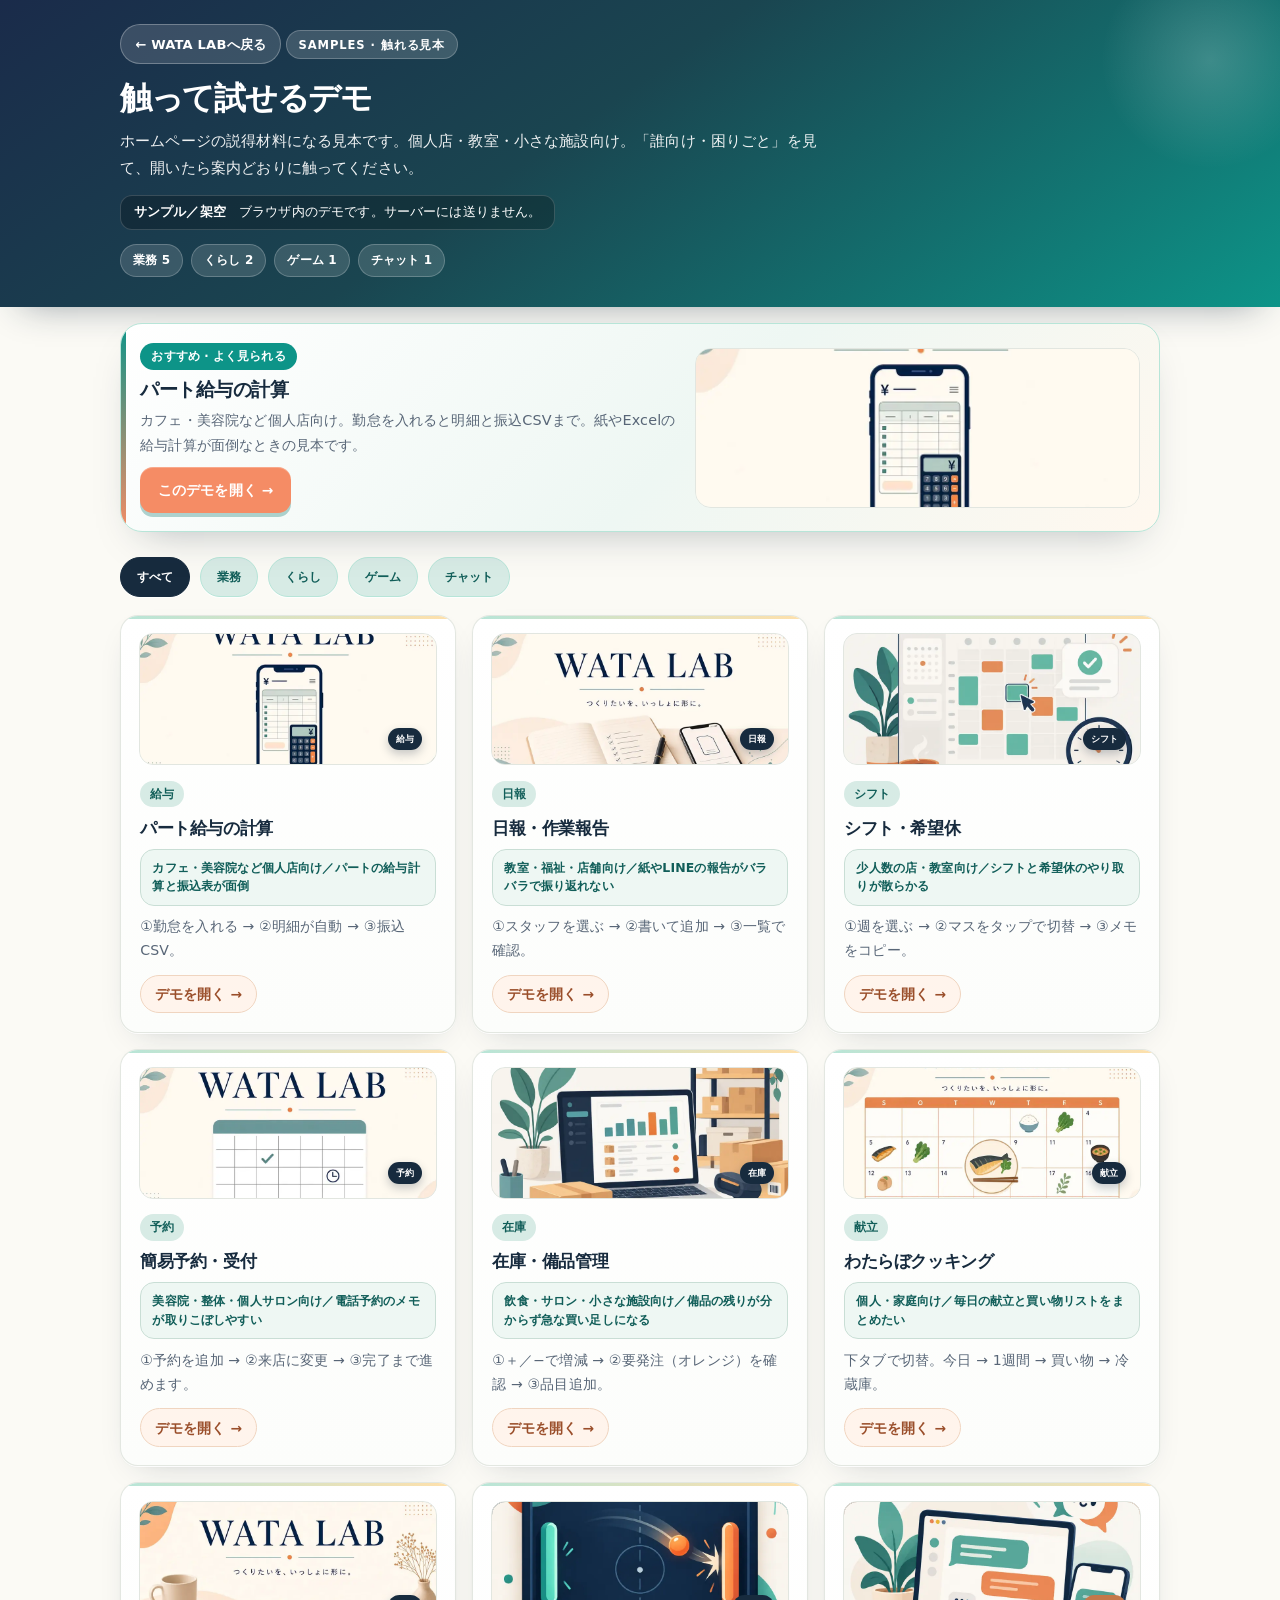
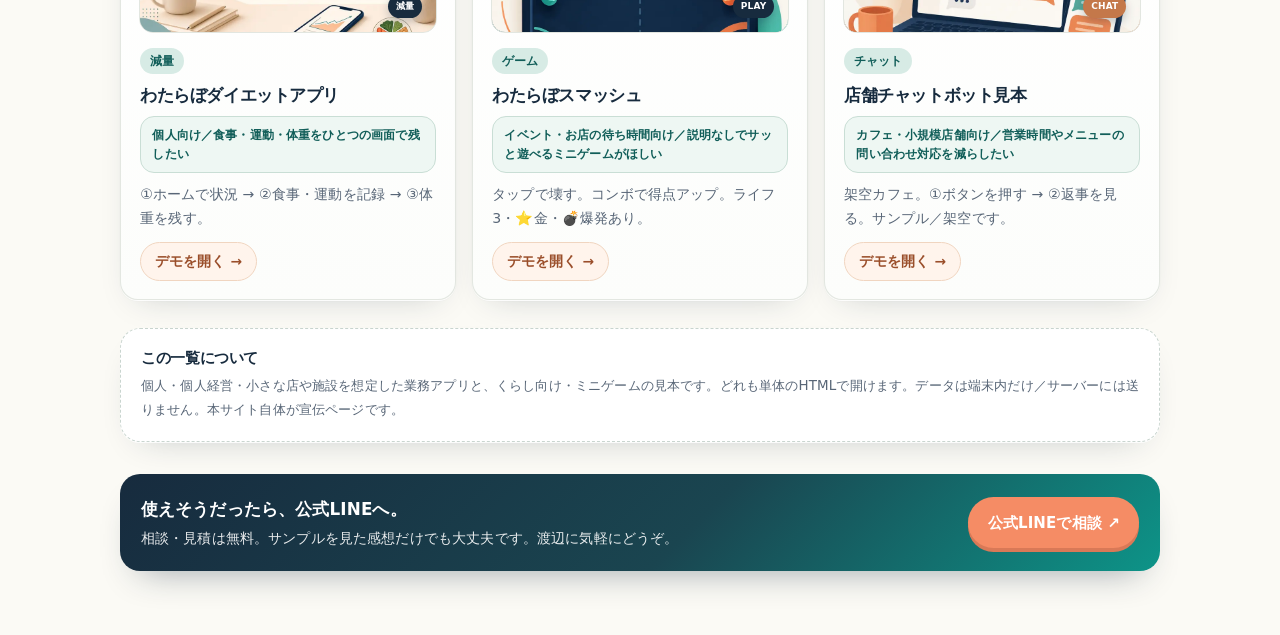
<file: demo-index.html>
<!DOCTYPE html>
<html lang="ja">
<head>
<meta charset="UTF-8">
<meta name="viewport" content="width=device-width, initial-scale=1, viewport-fit=cover">
<title>サンプルデモ一覧｜WATA LAB</title>
<meta name="description" content="WATA LABの触れるサンプル一覧。個人店・教室・小さな施設向け。見て・触って、使えそうか確かめられます。">
<meta name="theme-color" content="#172b3e">
<style>
:root{
  --bg:#fbfaf5;--surface:#fff;--ink:#172b3e;--muted:#586677;
  --line:#e2e8e4;--accent:#0d9488;--accent-ink:#115e59;--accent-soft:#d7ebe5;
  --orange:#c46e51;--radius:20px;
  --shadow:0 1px 0 rgba(255,255,255,.85),0 14px 36px -22px rgba(23,43,62,.32);
  --font:"Hiragino Sans","Hiragino Kaku Gothic ProN","Noto Sans JP","Yu Gothic",Meiryo,system-ui,sans-serif;
}
*{box-sizing:border-box}
html{-webkit-text-size-adjust:100%}
body{margin:0;font-family:var(--font);color:var(--ink);background:var(--bg);line-height:1.6;font-size:15px;-webkit-font-smoothing:antialiased}
h1,h2,h3{margin:0;line-height:1.3;font-weight:900;letter-spacing:-.025em}
p{margin:0}a{color:inherit;text-decoration:none}
.wrap{width:min(100% - 1.75rem,1040px);margin-inline:auto;padding-bottom:4rem}
.banner{
  background:linear-gradient(145deg,#172b3e 0%,#1a4550 40%,#0d9488 100%);
  color:#fff;padding:1.5rem 0 1.85rem;box-shadow:0 16px 32px -20px rgba(23,43,62,.5);
}
.banner .wrap{padding-bottom:0}
.back{
  display:inline-flex;align-items:center;min-height:40px;margin-bottom:.9rem;
  color:#fff;font-size:.82rem;font-weight:800;background:rgba(255,255,255,.14);
  border:1px solid rgba(255,255,255,.28);padding:.45rem .9rem;border-radius:999px;
}
.kicker{
  display:inline-flex;font-size:.72rem;font-weight:800;letter-spacing:.08em;
  background:rgba(255,255,255,.16);border:1px solid rgba(255,255,255,.22);
  padding:.28rem .7rem;border-radius:999px;margin-bottom:.75rem;
}
.banner h1{font-size:clamp(1.45rem,4vw,2rem);margin-bottom:.5rem}
.banner p{font-size:.95rem;opacity:.93;max-width:44rem;line-height:1.75}
.note{
  margin-top:.85rem;display:inline-block;font-size:.8rem;
  background:rgba(0,0,0,.24);border:1px solid rgba(255,255,255,.16);
  padding:.4rem .8rem;border-radius:12px;
}
.hero-stats{display:flex;flex-wrap:wrap;gap:8px;margin-top:14px}
.hero-stats span{
  background:rgba(255,255,255,.14);border:1px solid rgba(255,255,255,.22);
  border-radius:999px;padding:6px 12px;font-size:12px;font-weight:800;
}
.filters{display:flex;flex-wrap:wrap;gap:8px;margin:1.4rem 0 .35rem}
.filters button{
  appearance:none;font:inherit;cursor:pointer;
  font-size:.75rem;font-weight:800;color:var(--accent-ink);background:var(--accent-soft);
  border:1px solid #b7e5d8;border-radius:999px;padding:.42rem .85rem;
  transition:transform .15s, background .15s, color .15s, border-color .15s;
}
.filters button:hover{transform:translateY(-1px);background:#fff}
.filters button.is-on{background:#172b3e;color:#fff;border-color:#172b3e}
.featured{
  margin:1rem 0 1.4rem;padding:1.2rem 1.2rem 1.15rem;border-radius:22px;
  background:linear-gradient(135deg,#fff,#eef7f3);border:1px solid #c9ded5;
  box-shadow:var(--shadow);display:grid;gap:12px;
}
@media(min-width:720px){.featured{grid-template-columns:1.1fr .9fr;align-items:center}}
.featured .tag{display:inline-flex;font-size:.72rem;font-weight:800;color:#fff;background:#0d9488;border-radius:999px;padding:.28rem .7rem}
.featured h2{font-size:1.2rem;margin:.45rem 0 .35rem}
.featured p{font-size:.9rem;color:var(--muted);line-height:1.7}
.featured .go{
  display:inline-flex;margin-top:10px;background:#f58c65;color:#fff;font-weight:900;
  border-radius:999px;padding:.75rem 1.1rem;box-shadow:0 4px 0 #d97957;
}
.featured .mock{
  height:140px;border-radius:16px;border:1px solid #e2e6e0;position:relative;overflow:hidden;
  background:linear-gradient(145deg,#d9ebe3,#fff8ef);
}
.featured .mock:before{
  content:"";position:absolute;left:14px;top:16px;width:54%;height:16px;border-radius:8px;background:#fff;
  box-shadow:0 10px 0 #d7ebe5,0 24px 0 #ffe8dc,0 38px 0 #e7e7fa;
}
.featured .mock:after{
  content:"給与";position:absolute;right:14px;bottom:14px;background:#172b3e;color:#fff;
  font-size:11px;font-weight:900;padding:6px 10px;border-radius:999px;
}
.grid{display:grid;grid-template-columns:1fr;gap:1rem;margin-top:1.1rem}
@media(min-width:640px){.grid{grid-template-columns:1fr 1fr}}
@media(min-width:900px){.grid{grid-template-columns:1fr 1fr 1fr}}
.card{
  background:var(--surface);border:1px solid var(--line);border-radius:var(--radius);
  box-shadow:var(--shadow);padding:1.25rem 1.2rem 1.15rem;
  display:flex;flex-direction:column;gap:.6rem;min-height:100%;
  transition:transform .18s cubic-bezier(.22,.7,.25,1),box-shadow .18s,border-color .18s;
  position:relative;overflow:hidden;
}
.card:before{content:"";position:absolute;left:0;right:0;top:0;height:3px;background:linear-gradient(90deg,#b7e5d8,#ffe0ab)}
a.card:hover{transform:translateY(-4px);border-color:#b7e5d8;box-shadow:0 22px 44px -18px rgba(23,43,62,.28)}
.card.is-hide{display:none}
.tag{
  display:inline-flex;align-self:flex-start;font-size:.72rem;font-weight:800;
  color:var(--accent-ink);background:var(--accent-soft);border-radius:999px;padding:.25rem .6rem;
}
.card h2{font-size:1.08rem}
.card .for{font-size:.78rem;font-weight:700;color:var(--accent-ink);background:#eef7f3;border:1px solid #c9ded5;border-radius:14px;padding:.55rem .7rem;line-height:1.5}
.card .how{flex:1;font-size:.88rem;color:var(--muted);line-height:1.7}
.go{font-size:.86rem;font-weight:900;color:var(--orange)}
.preview{
  height:92px;border-radius:14px;margin:-.15rem -.1rem .35rem;
  background:linear-gradient(145deg,#e8f5f1 0%,#fff8ef 55%,#f0f4f1 100%);
  border:1px solid #e2e6e0;position:relative;overflow:hidden;
}
.preview .win{
  position:absolute;left:10px;top:12px;right:10px;bottom:12px;border-radius:10px;
  background:#fff;border:1px solid #e8ebe6;padding:8px;display:grid;gap:5px;align-content:start;
}
.preview .bar{height:6px;border-radius:99px;background:#d7ebe5}
.preview .bar.s{width:40%}.preview .bar.m{width:66%}.preview .bar.l{width:88%}
.preview .pill{
  position:absolute;right:14px;bottom:14px;background:#172b3e;color:#fff;
  font-size:9px;font-weight:900;padding:4px 8px;border-radius:999px;
}
.card[href*="payroll"] .preview{background:linear-gradient(145deg,#d9ebe3,#fff8ef)}
.card[href*="daily"] .preview{background:linear-gradient(145deg,#e7e7fa,#eef7f3)}
.card[href*="shift"] .preview{background:linear-gradient(145deg,#ffe5d5,#eef7f3)}
.card[href*="booking"] .preview{background:linear-gradient(145deg,#ffebbc,#e7e7fa)}
.card[href*="inventory"] .preview{background:linear-gradient(145deg,#d9ebe3,#ffe5d5)}
.card[href*="kondate"] .preview{background:linear-gradient(145deg,#c5e5db,#fff8ef)}
.card[href*="diet"] .preview{background:linear-gradient(145deg,#e7e7fa,#d9ebe3)}
.card[href*="smash"] .preview{background:linear-gradient(145deg,#172b3e,#0d9488)}
.card[href*="chatbot"] .preview{background:linear-gradient(145deg,#5c3d2e,#c4784a)}
.card[href*="smash"] .preview .win{background:#0f1f2e;border-color:#1e3a50}
.card[href*="smash"] .preview .bar{background:#14b8a6}
.card[href*="chatbot"] .preview .win{background:#fffdf9;border-color:#e8ddd3}
.card[href*="chatbot"] .preview .bar{background:#e8ddd3}
.card[href*="chatbot"] .preview .pill{background:#c4784a}
.footnote{
  margin-top:1.75rem;padding:1.2rem 1.25rem;border:1px dashed #c9d5cf;border-radius:var(--radius);
  background:var(--surface);font-size:.84rem;color:var(--muted);box-shadow:var(--shadow);line-height:1.75;
}
.footnote h3{font-size:.92rem;color:var(--ink);margin:0 0 .45rem;font-weight:900}
.cta-band{
  margin-top:1.75rem;padding:1.4rem 1.3rem;border-radius:20px;color:#fff;
  background:linear-gradient(135deg,#172b3e,#1a4550 55%,#0d9488);
  display:flex;flex-wrap:wrap;gap:14px;align-items:center;justify-content:space-between;
  box-shadow:0 18px 36px -20px rgba(23,43,62,.45);
}
.cta-band strong{display:block;font-size:1.05rem;margin-bottom:.25rem}
.cta-band p{margin:0;font-size:.86rem;opacity:.9;line-height:1.6}
.cta-band a{
  background:#f58c65;color:#fff;font-weight:900;border-radius:999px;padding:.85rem 1.2rem;
  box-shadow:0 4px 0 #d97957;white-space:nowrap;
}
a:focus-visible,button:focus-visible{outline:3px solid #f58c65;outline-offset:3px}
@media (prefers-reduced-motion: reduce){.card{transition:none}}

/* v7 strongest index */
body{background:
  radial-gradient(1200px 500px at 10% -10%, #e7f5f0 0, transparent 55%),
  radial-gradient(900px 420px at 100% 0%, #fff1e4 0, transparent 50%),
  #fbfaf5}
.banner{position:relative;overflow:hidden}
.banner:after{
  content:"";position:absolute;right:-40px;top:-50px;width:220px;height:220px;border-radius:50%;
  background:radial-gradient(circle,rgba(255,255,255,.18), transparent 70%);pointer-events:none;
}
.featured{
  position:relative;overflow:hidden;
  background:linear-gradient(135deg,#fff 0%,#eef7f3 55%,#fff8ef 100%)!important;
  border:1px solid #b7e5d8!important;
  box-shadow:0 18px 40px -22px rgba(23,43,62,.35)!important;
}
.featured:before{
  content:"";position:absolute;left:0;top:0;bottom:0;width:5px;
  background:linear-gradient(180deg,#0d9488,#f58c65);
}
.card{
  background:linear-gradient(180deg,#fff,#fcfdfb)!important;
}
.card .go{
  display:inline-flex;align-items:center;margin-top:2px;
  background:#fff4ec;border:1px solid #f0d5c0;color:#9a4e2a;
  border-radius:999px;padding:.45rem .85rem;width:fit-content;
}
a.card:hover .go{background:#f58c65;color:#fff;border-color:#f58c65}
.preview{height:100px!important;box-shadow:inset 0 0 0 1px rgba(23,43,62,.04)}
.filters{gap:10px;margin:1.55rem 0 .5rem}
.filters button{min-height:40px;padding:.5rem 1rem;box-shadow:0 1px 0 rgba(255,255,255,.8)}
.cta-band{margin-top:2rem}
.proof-row{display:flex;flex-wrap:wrap;gap:8px;margin:1rem 0 0}
.proof-row span{
  font-size:11.5px;font-weight:800;color:#115e59;background:#eef7f3;
  border:1px solid #c9ded5;border-radius:999px;padding:6px 11px;
}



/* calendar workspace thumbs */
.preview.has-art{
  height:118px!important;padding:0;background:#e8f0ed;
}
.preview.has-art picture,.preview.has-art img{
  display:block;width:100%;height:100%;object-fit:cover;object-position:center 42%;
}
.preview.has-art .pill{
  z-index:2;box-shadow:0 4px 10px rgba(23,43,62,.25);
}
.card[href*="shift"] .preview.has-art,
.card[href*="booking"] .preview.has-art{background:#e8f0ed}


/* thumb height v8 */
.preview.has-art{height:132px!important}
.featured .mock.has-art{
  height:160px!important;padding:0;overflow:hidden;border-radius:16px;
  background:#e8f0ed;
}
.featured .mock.has-art picture,.featured .mock.has-art img{
  display:block;width:100%;height:100%;object-fit:cover;
}
.featured .mock.has-art:before,.featured .mock.has-art:after{display:none!important}



/* ===== WATA LAB quality polish v9 — contemporary chrome ===== */
:root{
  --wl-font:"Hiragino Sans","Hiragino Kaku Gothic ProN","Noto Sans JP",system-ui,-apple-system,"Segoe UI",Meiryo,sans-serif;
  --wl-shadow:0 1px 0 rgba(255,255,255,.9), 0 1px 2px rgba(23,43,62,.04), 0 12px 32px -18px rgba(23,43,62,.26);
  --wl-shadow-hover:0 1px 0 rgba(255,255,255,.95), 0 16px 36px -14px rgba(23,43,62,.3);
  --wl-radius:18px;
  --wl-ease:cubic-bezier(.22,.7,.25,1);
}
html{-webkit-font-smoothing:antialiased;text-rendering:optimizeLegibility}
body{font-family:var(--wl-font)!important;letter-spacing:.01em}
.banner,.top,.app-header{
  background:linear-gradient(145deg,#1a2b4a 0%,#1a4550 44%,#0d9488 100%)!important;
  box-shadow:0 18px 36px -22px rgba(23,43,62,.48)!important;
}
.banner h1,.top h1,.app-header h1{letter-spacing:-.04em!important;font-feature-settings:"palt" 1}
.howto,.howto-strip,.card,.panel,.feature,.item-card,.staff-card,.day-card,.inv-card,.book-card,.report-card,.tile{
  border-radius:var(--wl-radius)!important;
  box-shadow:var(--wl-shadow)!important;
}
.card,.panel,.feature,.book-card,.inv-card,.report-card,.item-card{
  border:1px solid rgba(226,230,224,.95)!important;
  transition:transform .18s var(--wl-ease),box-shadow .18s,border-color .18s!important;
}
@media(hover:hover){
  a.card:hover,.feature:hover,.book-card:hover,.inv-card:hover,.report-card:hover{
    transform:translateY(-3px);box-shadow:var(--wl-shadow-hover)!important;border-color:#b7e5d8!important;
  }
}
.btn-primary,.composer button,button.primary,button.accent,button[type="submit"].primary,.featured .go{
  border-radius:13px!important;
  box-shadow:0 1px 0 rgba(255,255,255,.25) inset, 0 4px 0 rgba(15,118,110,.32)!important;
  transition:transform .12s var(--wl-ease), box-shadow .12s, filter .12s!important;
}
.btn-primary:active:not(:disabled),.composer button:active:not(:disabled),button.primary:active:not(:disabled){
  transform:translateY(2px)!important;
}
.hero-bar{
  background:rgba(251,250,245,.88)!important;
  backdrop-filter:blur(16px) saturate(1.2)!important;
  -webkit-backdrop-filter:blur(16px) saturate(1.2)!important;
}
.wl-coach .panel{
  border-radius:22px!important;
  box-shadow:0 28px 56px -20px rgba(0,0,0,.48)!important;
  border:1px solid rgba(232,235,230,.9)!important;
}
.wl-demo-hero{
  border-radius:20px!important;
  box-shadow:var(--wl-shadow)!important;
  border-color:#e8e4dc!important;
}
.chip,.quick .chip,.filters button,.back,.demo-nav a{
  transition:transform .12s var(--wl-ease), background .15s, border-color .15s, filter .15s!important;
}
.chip:active,.quick .chip:active,.filters button:active{transform:scale(.97)}
input,select,textarea{border-radius:12px!important}
.empty{border-radius:16px!important}

</style>
</head>
<body>
<header class="banner">
  <div class="wrap">
    <a class="back" href="index.html#demos">← WATA LABへ戻る</a>
    <div class="kicker">SAMPLES · 触れる見本</div>
    <h1>触って試せるデモ</h1>
    <p>ホームページの説得材料になる見本です。個人店・教室・小さな施設向け。「誰向け・困りごと」を見て、開いたら案内どおりに触ってください。</p>
    <div class="note"><strong>サンプル／架空</strong>　ブラウザ内のデモです。サーバーには送りません。</div>
    <div class="hero-stats" aria-label="この一覧のポイント">
      <span>業務 5</span><span>くらし 2</span><span>ゲーム 1</span><span>チャット 1</span>
    </div>
  </div>
</header>
<main class="wrap">
  <section class="featured" aria-label="おすすめサンプル">
    <div>
      <span class="tag">おすすめ · よく見られる</span>
      <h2>パート給与の計算</h2>
      <p>カフェ・美容院など個人店向け。勤怠を入れると明細と振込CSVまで。紙やExcelの給与計算が面倒なときの見本です。</p>
      <a class="go" href="part-time-payroll-demo.html">このデモを開く →</a>
    </div>
    <div class="mock has-art" aria-hidden="true"><picture><source srcset="assets/thumb-payroll.webp" type="image/webp"><img src="assets/thumb-payroll.jpg" width="900" height="675" alt="" loading="lazy" decoding="async"></picture></div>
  </section>

  <div class="filters" role="tablist" aria-label="カテゴリで絞り込み">
    <button type="button" class="is-on" data-filter="all" aria-selected="true">すべて</button>
    <button type="button" data-filter="biz" aria-selected="false">業務</button>
    <button type="button" data-filter="life" aria-selected="false">くらし</button>
    <button type="button" data-filter="game" aria-selected="false">ゲーム</button>
    <button type="button" data-filter="chat" aria-selected="false">チャット</button>
  </div>

  <div class="grid" id="grid">
    <a class="card" data-cat="biz" href="part-time-payroll-demo.html"><div class="preview has-art" aria-hidden="true"><picture><source srcset="assets/thumb-payroll.webp" type="image/webp"><img src="assets/thumb-payroll.jpg" width="900" height="675" alt="" loading="lazy" decoding="async"></picture><span class="pill">給与</span></div><span class="tag">給与</span><h2>パート給与の計算</h2><p class="for">カフェ・美容院など個人店向け／パートの給与計算と振込表が面倒</p><p class="how">①勤怠を入れる → ②明細が自動 → ③振込CSV。</p><span class="go">デモを開く →</span></a>
    <a class="card" data-cat="biz" href="demo-daily-report.html"><div class="preview has-art" aria-hidden="true"><picture><source srcset="assets/thumb-daily-report.webp" type="image/webp"><img src="assets/thumb-daily-report.jpg" width="900" height="675" alt="" loading="lazy" decoding="async"></picture><span class="pill">日報</span></div><span class="tag">日報</span><h2>日報・作業報告</h2><p class="for">教室・福祉・店舗向け／紙やLINEの報告がバラバラで振り返れない</p><p class="how">①スタッフを選ぶ → ②書いて追加 → ③一覧で確認。</p><span class="go">デモを開く →</span></a>
    <a class="card" data-cat="biz" href="demo-shift.html"><div class="preview has-art" aria-hidden="true"><picture><source srcset="assets/thumb-shift.webp" type="image/webp"><img src="assets/thumb-shift.jpg" width="900" height="675" alt="" loading="lazy" decoding="async"></picture><span class="pill">シフト</span></div><span class="tag">シフト</span><h2>シフト・希望休</h2><p class="for">少人数の店・教室向け／シフトと希望休のやり取りが散らかる</p><p class="how">①週を選ぶ → ②マスをタップで切替 → ③メモをコピー。</p><span class="go">デモを開く →</span></a>
    <a class="card" data-cat="biz" href="demo-booking.html"><div class="preview has-art" aria-hidden="true"><picture><source srcset="assets/thumb-booking.webp" type="image/webp"><img src="assets/thumb-booking.jpg" width="900" height="675" alt="" loading="lazy" decoding="async"></picture><span class="pill">予約</span></div><span class="tag">予約</span><h2>簡易予約・受付</h2><p class="for">美容院・整体・個人サロン向け／電話予約のメモが取りこぼしやすい</p><p class="how">①予約を追加 → ②来店に変更 → ③完了まで進めます。</p><span class="go">デモを開く →</span></a>
    <a class="card" data-cat="biz" href="demo-inventory.html"><div class="preview has-art" aria-hidden="true"><picture><source srcset="assets/thumb-inventory.webp" type="image/webp"><img src="assets/thumb-inventory.jpg" width="900" height="675" alt="" loading="lazy" decoding="async"></picture><span class="pill">在庫</span></div><span class="tag">在庫</span><h2>在庫・備品管理</h2><p class="for">飲食・サロン・小さな施設向け／備品の残りが分からず急な買い足しになる</p><p class="how">①＋／−で増減 → ②要発注（オレンジ）を確認 → ③品目追加。</p><span class="go">デモを開く →</span></a>
    <a class="card" data-cat="life" href="demo-kondate/"><div class="preview has-art" aria-hidden="true"><picture><source srcset="assets/thumb-kondate.webp" type="image/webp"><img src="assets/thumb-kondate.jpg" width="900" height="675" alt="" loading="lazy" decoding="async"></picture><span class="pill">献立</span></div><span class="tag">献立</span><h2>わたらぼクッキング</h2><p class="for">個人・家庭向け／毎日の献立と買い物リストをまとめたい</p><p class="how">下タブで切替。今日 → 1週間 → 買い物 → 冷蔵庫。</p><span class="go">デモを開く →</span></a>
    <a class="card" data-cat="life" href="demo-diet.html"><div class="preview has-art" aria-hidden="true"><picture><source srcset="assets/thumb-diet.webp" type="image/webp"><img src="assets/thumb-diet.jpg" width="900" height="675" alt="" loading="lazy" decoding="async"></picture><span class="pill">減量</span></div><span class="tag">減量</span><h2>わたらぼダイエットアプリ</h2><p class="for">個人向け／食事・運動・体重をひとつの画面で残したい</p><p class="how">①ホームで状況 → ②食事・運動を記録 → ③体重を残す。</p><span class="go">デモを開く →</span></a>
    <a class="card" data-cat="game" href="demo-smash.html"><div class="preview has-art" aria-hidden="true"><picture><source srcset="assets/thumb-smash.webp" type="image/webp"><img src="assets/thumb-smash.jpg" width="900" height="675" alt="" loading="lazy" decoding="async"></picture><span class="pill">PLAY</span></div><span class="tag">ゲーム</span><h2>わたらぼスマッシュ</h2><p class="for">イベント・お店の待ち時間向け／説明なしでサッと遊べるミニゲームがほしい</p><p class="how">タップで壊す。コンボで得点アップ。ライフ3・⭐金・💣爆発あり。</p><span class="go">デモを開く →</span></a>
    <a class="card" data-cat="chat" href="demo-chatbot.html"><div class="preview has-art" aria-hidden="true"><picture><source srcset="assets/thumb-chatbot.webp" type="image/webp"><img src="assets/thumb-chatbot.jpg" width="900" height="675" alt="" loading="lazy" decoding="async"></picture><span class="pill">CHAT</span></div><span class="tag">チャット</span><h2>店舗チャットボット見本</h2><p class="for">カフェ・小規模店舗向け／営業時間やメニューの問い合わせ対応を減らしたい</p><p class="how">架空カフェ。①ボタンを押す → ②返事を見る。サンプル／架空です。</p><span class="go">デモを開く →</span></a>
  </div>

  <aside class="footnote">
    <h3>この一覧について</h3>
    <p>個人・個人経営・小さな店や施設を想定した業務アプリと、くらし向け・ミニゲームの見本です。どれも単体のHTMLで開けます。データは端末内だけ／サーバーには送りません。本サイト自体が宣伝ページです。</p>
  </aside>
  <div class="cta-band">
    <div>
      <strong>使えそうだったら、公式LINEへ。</strong>
      <p>相談・見積は無料。サンプルを見た感想だけでも大丈夫です。渡辺に気軽にどうぞ。</p>
    </div>
    <a href="https://lin.ee/n3TOIyU" target="_blank" rel="noopener">公式LINEで相談 ↗</a>
  </div>
</main>
<script>
(function(){
  var buttons = Array.prototype.slice.call(document.querySelectorAll('.filters button'));
  var cards = Array.prototype.slice.call(document.querySelectorAll('#grid .card'));
  buttons.forEach(function(btn){
    btn.addEventListener('click', function(){
      var f = btn.getAttribute('data-filter');
      buttons.forEach(function(b){ b.classList.toggle('is-on', b===btn); b.setAttribute('aria-selected', b===btn ? 'true':'false'); });
      cards.forEach(function(c){
        var show = f==='all' || c.getAttribute('data-cat')===f;
        c.classList.toggle('is-hide', !show);
      });
    });
  });
})();
</script>
</body>
</html>
</file>
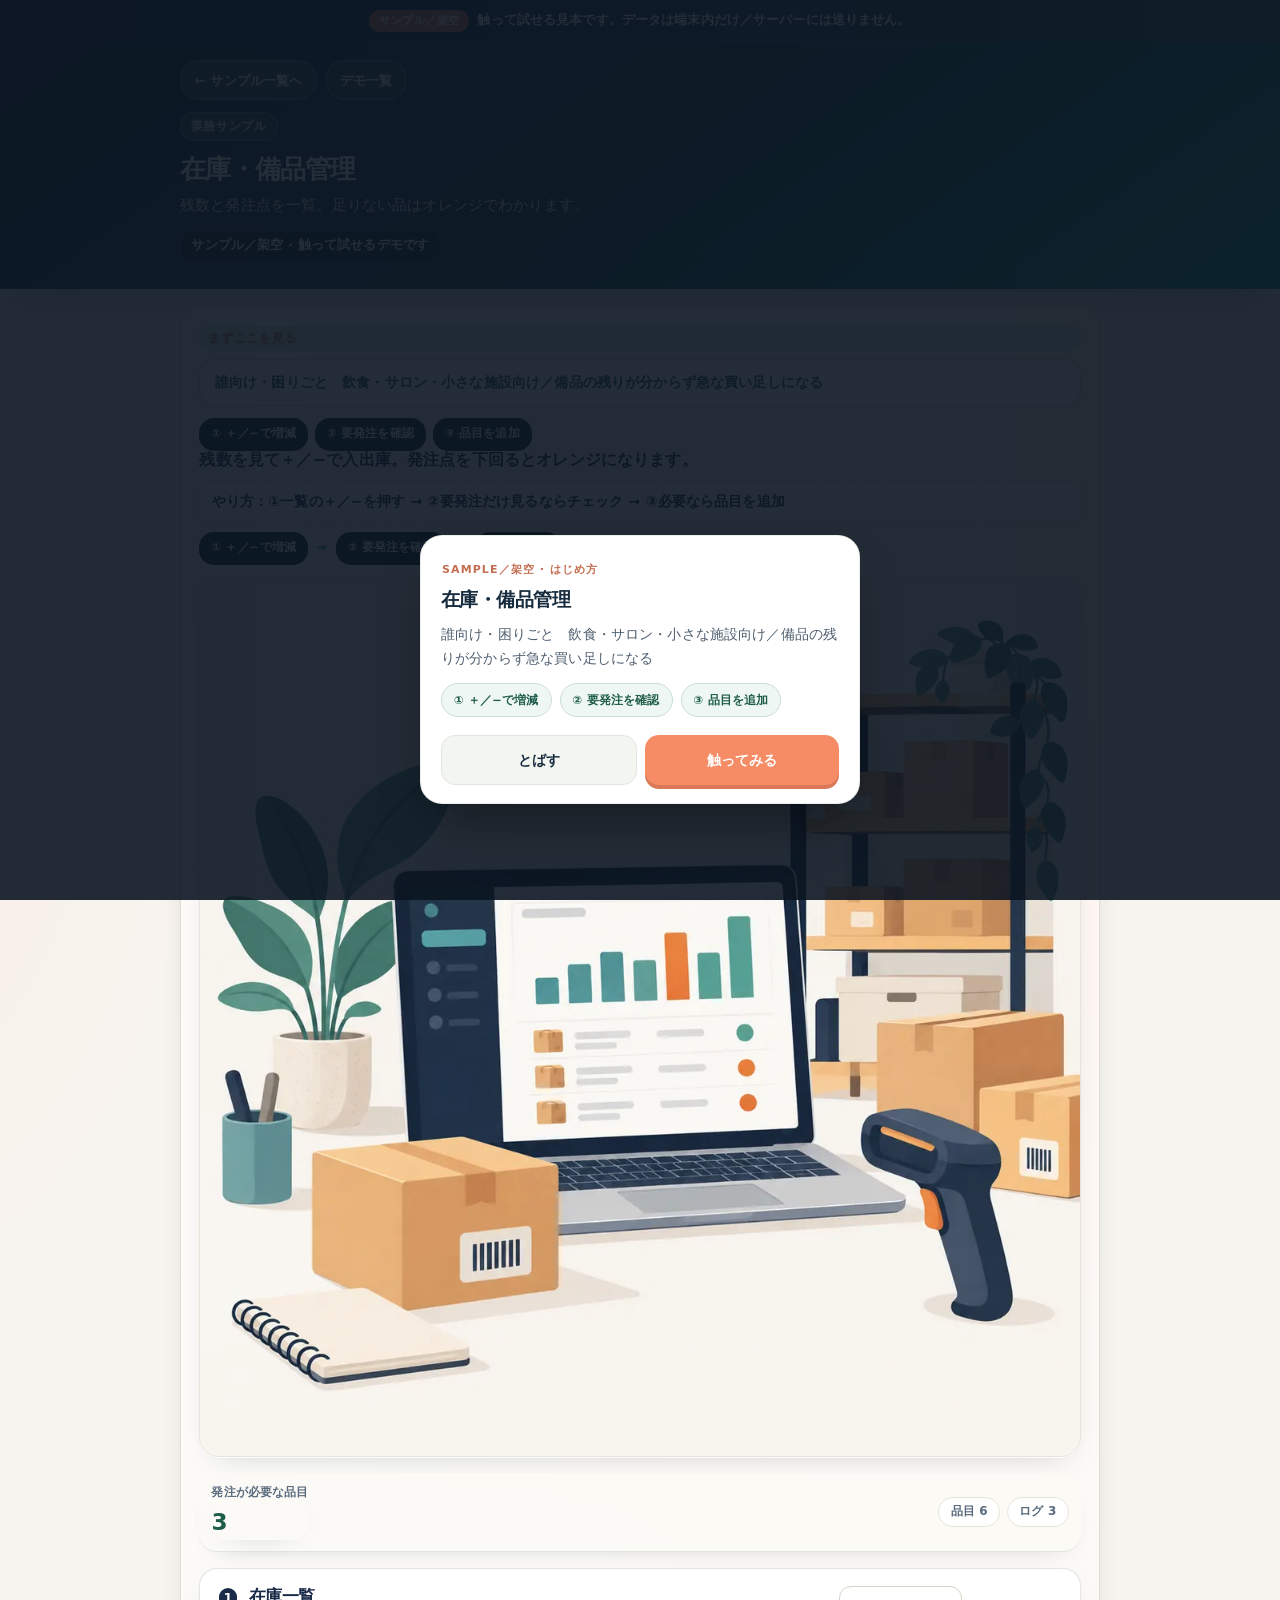
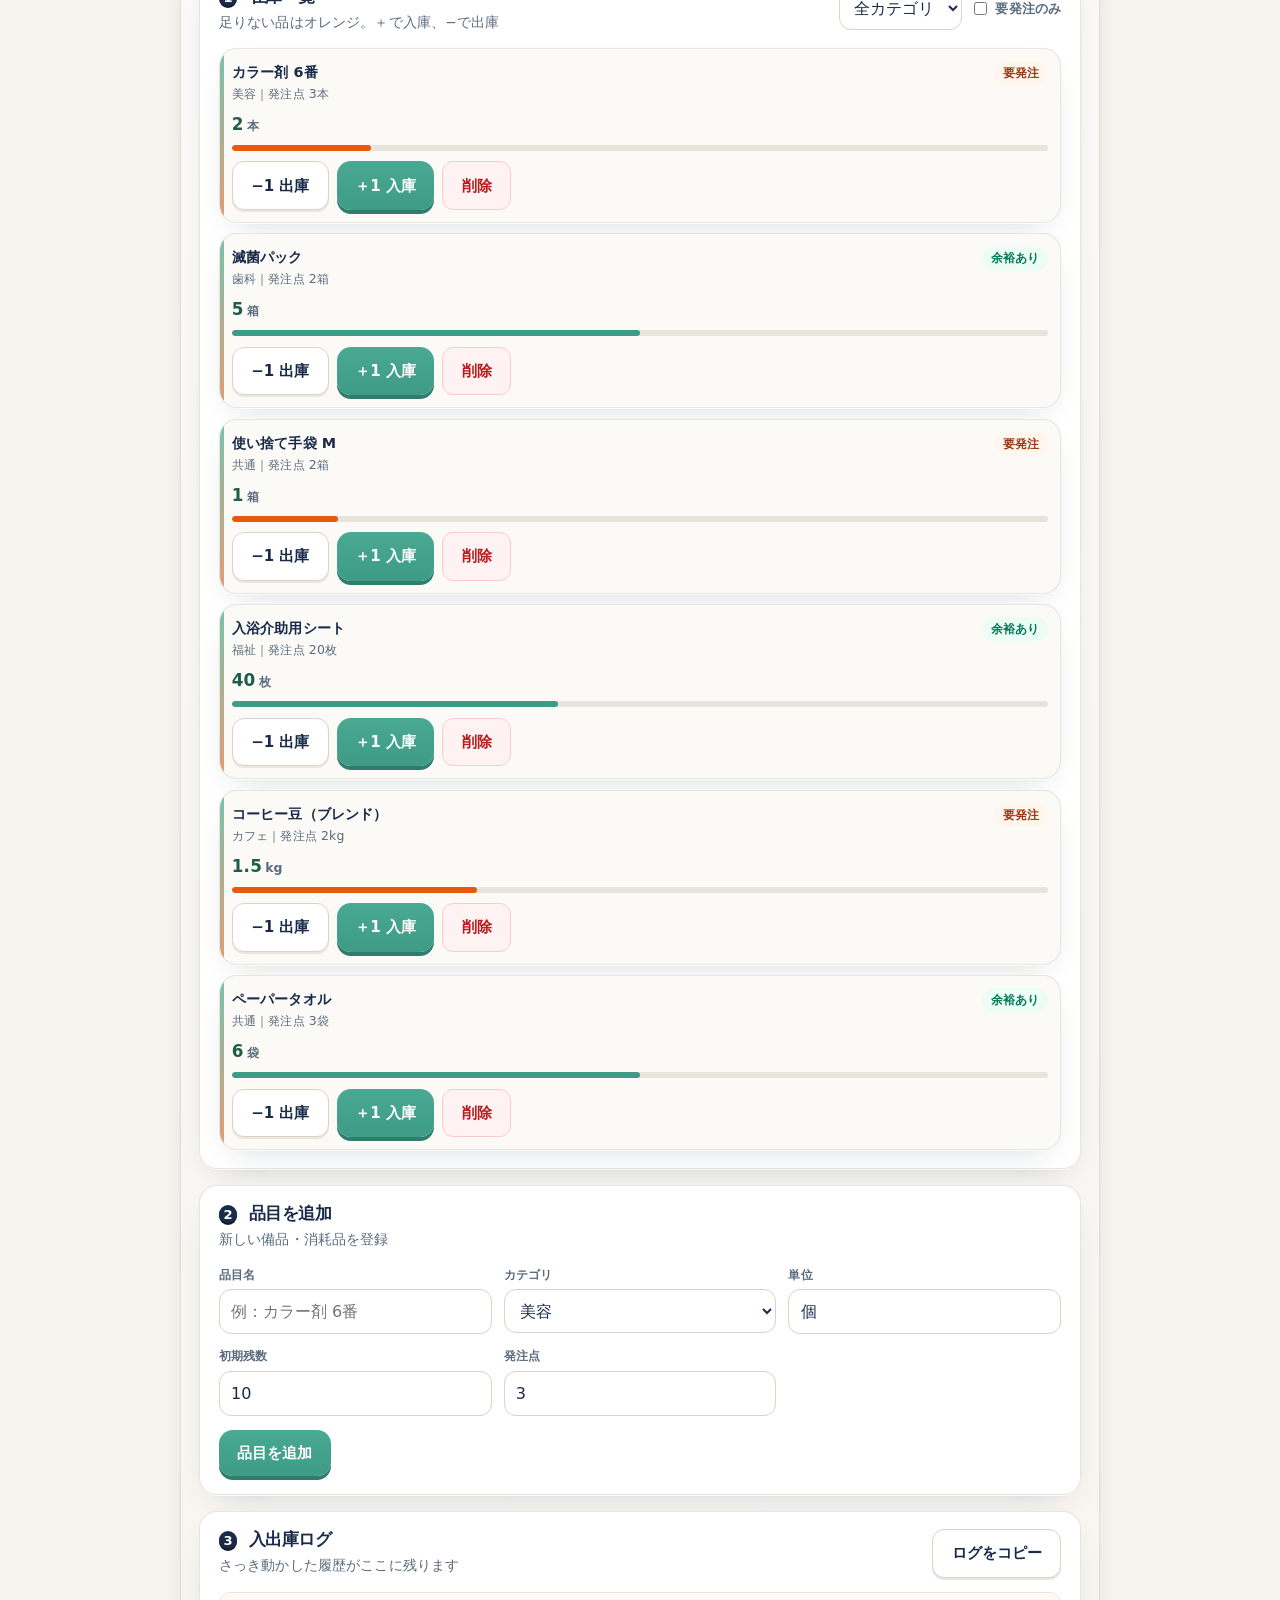
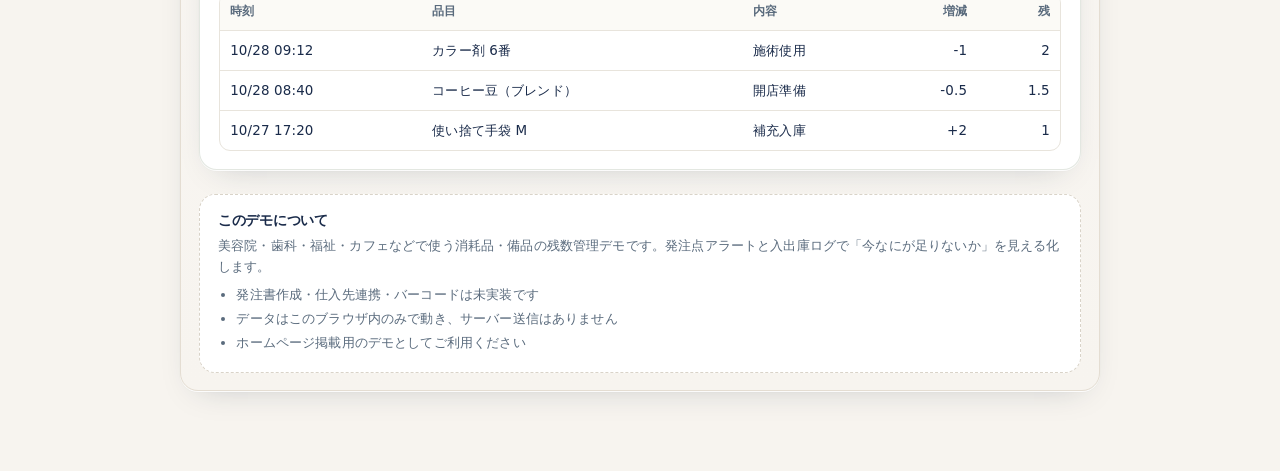
<file: demo-inventory.html>
<!DOCTYPE html>
<html lang="ja">
<head>
<meta charset="UTF-8">
<meta name="viewport" content="width=device-width, initial-scale=1, viewport-fit=cover">
<title>サンプルデモ｜在庫・備品管理</title>
<meta name="description" content="小規模現場向けの在庫・備品・発注点アラートのポートフォリオサンプル。">
<style>
:root {
    --bg: #f3f6f4;
    --surface: #ffffff;
    --surface-2: #f7faf8;
    --ink: #172b3e;
    --ink-muted: #586677;
    --ink-faint: #8494a3;
    --line: #e2e8e4;
    --line-strong: #c9d5cf;
    --accent: #0d9488;
    --accent-hover: #0f766e;
    --accent-soft: #d7ebe5;
    --accent-ink: #115e59;
    --warn-soft: #fff7ed;
    --warn-ink: #9a3412;
    --warn-border: #fed7aa;
    --danger: #b91c1c;
    --danger-soft: #fef2f2;
    --ok-soft: #ecfdf5;
    --ok-ink: #047857;
    --radius: 16px;
    --radius-sm: 11px;
    --shadow: 0 1px 0 rgba(23, 43, 62, 0.04), 0 10px 28px -18px rgba(23, 43, 62, 0.22);
    --shadow-sm: 0 1px 2px rgba(23, 43, 62, 0.05);
    --shadow-hover: 0 14px 32px -16px rgba(23, 43, 62, 0.2);
    --radius-lg: 18px;
    --font: "Hiragino Sans", "Hiragino Kaku Gothic ProN", "Noto Sans JP", "Yu Gothic UI", "Yu Gothic", Meiryo, system-ui, -apple-system, sans-serif;
    --mono: ui-monospace, "SF Mono", Menlo, Consolas, monospace;
    --max: 920px;
  }
  *, *::before, *::after { box-sizing: border-box; }
  html { -webkit-text-size-adjust: 100%; scroll-behavior: smooth; }
  body {
    margin: 0;
    font-family: var(--font);
    color: var(--ink);
    background: var(--bg);
    line-height: 1.6;
    font-size: 15px;
    -webkit-font-smoothing: antialiased;
  }
  button, input, select, textarea { font: inherit; color: inherit; }
  button { cursor: pointer; }
  button:disabled { cursor: not-allowed; opacity: 0.45; }
  h1, h2, h3 { margin: 0; line-height: 1.3; font-weight: 700; letter-spacing: -0.02em; }
  p { margin: 0; }
  a { color: var(--accent); }
  .wrap {
    width: min(100% - 1.5rem, var(--max));
    margin-inline: auto;
    padding-bottom: 3rem;
  }
  .banner {
    background: linear-gradient(135deg, #0f766e 0%, #0d9488 55%, #14b8a6 100%);
    color: #fff;
    padding: 1.1rem 0 1.25rem;
  }
  .banner .wrap { padding-bottom: 0; }
  .banner-kicker {
    display: inline-flex;
    align-items: center;
    gap: 0.4rem;
    font-size: 0.75rem;
    font-weight: 700;
    letter-spacing: 0.06em;
    text-transform: uppercase;
    opacity: 0.92;
    background: rgba(255,255,255,0.16);
    border: 1px solid rgba(255,255,255,0.22);
    padding: 0.25rem 0.6rem;
    border-radius: 999px;
    margin-bottom: 0.65rem;
  }
  .banner h1 {
    font-size: clamp(1.25rem, 4vw, 1.65rem);
    font-weight: 800;
    margin-bottom: 0.4rem;
  }
  .banner p {
    font-size: 0.92rem;
    opacity: 0.92;
    max-width: 38rem;
  }
  .banner-note {
    margin-top: 0.7rem;
    display: inline-block;
    font-size: 0.8rem;
    background: rgba(0,0,0,0.18);
    padding: 0.3rem 0.65rem;
    border-radius: 8px;
  }
  .features {
    display: grid;
    grid-template-columns: repeat(auto-fit, minmax(140px, 1fr));
    gap: 0.6rem;
    margin: -1.1rem 0 1.25rem;
    position: relative;
    z-index: 1;
  }
  .feature {
    background: var(--surface);
    border: 1px solid var(--line);
    border-radius: var(--radius-sm);
    padding: 0.75rem 0.85rem;
    box-shadow: var(--shadow-sm);
  }
  .feature strong {
    display: block;
    font-size: 0.82rem;
    color: var(--accent-ink);
    margin-bottom: 0.15rem;
  }
  .feature span {
    font-size: 0.78rem;
    color: var(--ink-muted);
  }
  .hero-bar {
    position: sticky;
    top: 0;
    z-index: 20;
    background: rgba(244, 247, 248, 0.92);
    backdrop-filter: blur(10px);
    -webkit-backdrop-filter: blur(10px);
    border-bottom: 1px solid var(--line);
    margin: 0 0 1rem;
    padding: 0.65rem 0.75rem;
    width: 100%;
    max-width: 100%;
    box-sizing: border-box;
  }
  .hero-inner {
    display: flex;
    flex-wrap: wrap;
    align-items: center;
    gap: 0.75rem 1.25rem;
    justify-content: space-between;
  }
  .hero-metric { display: flex; flex-direction: column; gap: 0.1rem; }
  .hero-metric .label {
    font-size: 0.72rem;
    color: var(--ink-muted);
    font-weight: 600;
  }
  .hero-metric .value {
    font-size: clamp(1.15rem, 3.5vw, 1.45rem);
    font-weight: 800;
    color: var(--accent-ink);
    letter-spacing: -0.03em;
    font-variant-numeric: tabular-nums;
  }
  .hero-meta { display: flex; flex-wrap: wrap; gap: 0.45rem; }
  .pill {
    font-size: 0.75rem;
    font-weight: 600;
    color: var(--ink-muted);
    background: var(--surface);
    border: 1px solid var(--line);
    border-radius: 999px;
    padding: 0.28rem 0.7rem;
  }
  .card {
    background: var(--surface);
    border: 1px solid var(--line);
    border-radius: var(--radius);
    box-shadow: var(--shadow);
    padding: 1.1rem 1.15rem;
    margin-bottom: 1rem;
  }
  .card-head {
    display: flex;
    align-items: flex-start;
    justify-content: space-between;
    gap: 0.75rem;
    margin-bottom: 0.9rem;
  }
  .card-head h2 { font-size: 1.02rem; }
  .card-head .sub {
    font-size: 0.8rem;
    color: var(--ink-muted);
    margin-top: 0.2rem;
    font-weight: 400;
  }
  .field { display: flex; flex-direction: column; gap: 0.28rem; }
  .field label {
    font-size: 0.78rem;
    font-weight: 650;
    color: var(--ink-muted);
  }
  .field input, .field select, .field textarea {
    width: 100%;
    border: 1px solid var(--line-strong);
    background: var(--surface);
    border-radius: 9px;
    padding: 0.55rem 0.7rem;
    outline: none;
    transition: border-color 0.15s, box-shadow 0.15s;
  }
  .field textarea { min-height: 5rem; resize: vertical; }
  .field input:focus, .field select:focus, .field textarea:focus {
    border-color: var(--accent);
    box-shadow: 0 0 0 3px var(--accent-soft);
  }
  .grid-2 {
    display: grid;
    grid-template-columns: 1fr 1fr;
    gap: 0.75rem;
  }
  .grid-3 {
    display: grid;
    grid-template-columns: 1fr;
    gap: 0.75rem;
  }
  @media (min-width: 640px) {
    .grid-3 { grid-template-columns: 1fr 1fr 1fr; }
  }
  .btn {
    display: inline-flex;
    align-items: center;
    justify-content: center;
    gap: 0.35rem;
    border-radius: 9px;
    border: 1px solid transparent;
    padding: 0.55rem 0.9rem;
    font-size: 0.88rem;
    font-weight: 650;
    transition: background 0.15s, border-color 0.15s, color 0.15s, transform 0.05s;
  }
  .btn:active:not(:disabled) { transform: translateY(1px); }
  .btn-primary { background: var(--accent); color: #fff; }
  .btn-primary:hover:not(:disabled) { background: var(--accent-hover); }
  .btn-ghost {
    background: var(--surface);
    border-color: var(--line-strong);
    color: var(--ink);
  }
  .btn-ghost:hover:not(:disabled) { background: var(--surface-2); }
  .btn-danger {
    background: var(--danger-soft);
    color: var(--danger);
    border-color: #fecaca;
  }
  .btn-danger:hover:not(:disabled) { background: #fee2e2; }
  .btn-sm { padding: 0.35rem 0.65rem; font-size: 0.78rem; }
  .btn-row {
    display: flex;
    flex-wrap: wrap;
    gap: 0.5rem;
    margin-top: 0.85rem;
  }
  .chips {
    display: flex;
    flex-wrap: wrap;
    gap: 0.45rem;
    margin-bottom: 0.85rem;
  }
  .chip {
    border: 1px solid var(--line-strong);
    background: var(--surface-2);
    color: var(--ink);
    border-radius: 999px;
    padding: 0.4rem 0.85rem;
    font-size: 0.84rem;
    font-weight: 600;
  }
  .chip[aria-pressed="true"] {
    background: var(--accent-soft);
    border-color: var(--accent);
    color: var(--accent-ink);
  }
  .chip:hover { border-color: var(--accent); }
  .table-wrap {
    overflow-x: auto;
    -webkit-overflow-scrolling: touch;
    border: 1px solid var(--line);
    border-radius: var(--radius-sm);
  }
  table {
    width: 100%;
    border-collapse: collapse;
    font-size: 0.84rem;
    min-width: 480px;
  }
  th, td {
    padding: 0.55rem 0.65rem;
    text-align: left;
    border-bottom: 1px solid var(--line);
    white-space: nowrap;
  }
  th {
    background: var(--surface-2);
    color: var(--ink-muted);
    font-weight: 650;
    font-size: 0.75rem;
  }
  td.num, th.num { text-align: right; font-variant-numeric: tabular-nums; }
  tr:last-child td { border-bottom: none; }
  tr.clickable { cursor: pointer; }
  tr.clickable:hover td { background: #f8fffe; }
  .item-list { display: flex; flex-direction: column; gap: 0.65rem; }
  .item-card {
    border: 1px solid var(--line);
    border-radius: var(--radius-sm);
    background: var(--surface-2);
    padding: 0.75rem;
  }
  .item-card-top {
    display: flex;
    align-items: flex-start;
    justify-content: space-between;
    gap: 0.5rem;
    margin-bottom: 0.45rem;
  }
  .item-card-top .title { font-size: 0.9rem; font-weight: 700; }
  .item-meta { font-size: 0.78rem; color: var(--ink-muted); }
  .badge {
    display: inline-flex;
    align-items: center;
    font-size: 0.72rem;
    font-weight: 700;
    border-radius: 999px;
    padding: 0.2rem 0.55rem;
    white-space: nowrap;
  }
  .badge-ok { background: var(--ok-soft); color: var(--ok-ink); }
  .badge-warn { background: var(--warn-soft); color: var(--warn-ink); }
  .badge-muted { background: var(--surface); color: var(--ink-muted); border: 1px solid var(--line); }
  .badge-accent { background: var(--accent-soft); color: var(--accent-ink); }
  .badge-danger { background: var(--danger-soft); color: var(--danger); }
  .check-list { display: flex; flex-direction: column; gap: 0.4rem; }
  .check-row {
    display: flex;
    align-items: center;
    gap: 0.5rem;
    font-size: 0.88rem;
    padding: 0.4rem 0.55rem;
    background: var(--surface);
    border: 1px solid var(--line);
    border-radius: 8px;
  }
  .check-row input { width: 1.05rem; height: 1.05rem; accent-color: var(--accent); }
  .photo-grid {
    display: grid;
    grid-template-columns: repeat(3, 1fr);
    gap: 0.5rem;
  }
  .photo-slot {
    aspect-ratio: 1;
    border: 1px dashed var(--line-strong);
    border-radius: 10px;
    background: linear-gradient(145deg, #f0fdfa, #ffffff);
    display: flex;
    flex-direction: column;
    align-items: center;
    justify-content: center;
    gap: 0.25rem;
    color: var(--ink-faint);
    font-size: 0.72rem;
    font-weight: 650;
    text-align: center;
    padding: 0.4rem;
  }
  .photo-slot.filled {
    border-style: solid;
    border-color: #99f6e4;
    color: var(--accent-ink);
    background: var(--accent-soft);
  }
  .photo-slot .icon { font-size: 1.25rem; line-height: 1; }
  .toast {
    display: none;
    margin-top: 0.55rem;
    font-size: 0.82rem;
    font-weight: 650;
    color: var(--accent-ink);
    background: var(--accent-soft);
    border-radius: 8px;
    padding: 0.45rem 0.7rem;
  }
  .toast.show { display: block; }
  .footnote {
    margin-top: 1.5rem;
    padding: 1rem 1.1rem;
    border: 1px dashed var(--line-strong);
    border-radius: var(--radius);
    background: var(--surface);
    font-size: 0.82rem;
    color: var(--ink-muted);
  }
  .footnote h3 {
    font-size: 0.88rem;
    color: var(--ink);
    margin-bottom: 0.4rem;
  }
  .footnote ul {
    margin: 0.4rem 0 0;
    padding-left: 1.15rem;
  }
  .footnote li { margin-bottom: 0.2rem; }
  .filter-row {
    display: flex;
    flex-wrap: wrap;
    gap: 0.5rem;
    margin-bottom: 0.75rem;
  }
  .empty {
    text-align: center;
    padding: 1.25rem 0.75rem;
    color: var(--ink-faint);
    font-size: 0.9rem;
  }
  .sr-only {
    position: absolute; width: 1px; height: 1px; padding: 0; margin: -1px;
    overflow: hidden; clip: rect(0,0,0,0); border: 0;
  }

  .stock-bar {
    height: 6px;
    background: var(--line);
    border-radius: 999px;
    overflow: hidden;
    margin-top: 0.45rem;
  }
  .stock-bar > span {
    display: block;
    height: 100%;
    background: var(--accent);
    border-radius: 999px;
  }
  .stock-bar.low > span { background: #ea580c; }


  /* --- clarity polish --- */
  .demo-nav {
    display: flex;
    align-items: center;
    gap: 0.5rem;
    margin-bottom: 0.75rem;
    flex-wrap: wrap;
  }
  .demo-nav a {
    color: #fff;
    text-decoration: none;
    font-size: 0.82rem;
    font-weight: 700;
    background: rgba(255,255,255,0.16);
    border: 1px solid rgba(255,255,255,0.28);
    padding: 0.45rem 0.85rem;
    border-radius: 999px;
    min-height: 40px;
    display: inline-flex;
    align-items: center;
  }
  .demo-nav a:hover { background: rgba(255,255,255,0.28); }
  .howto {
    background: var(--surface);
    border: 1px solid var(--line);
    border-radius: var(--radius);
    box-shadow: var(--shadow);
    padding: 1rem 1.1rem;
    margin: -0.95rem 0 1.15rem;
    position: relative;
    z-index: 2;
  }
  .howto-title {
    font-size: 0.75rem;
    font-weight: 800;
    color: var(--accent-ink);
    letter-spacing: 0.06em;
    margin-bottom: 0.3rem;
  }
  .howto > p {
    font-size: 0.98rem;
    font-weight: 700;
    color: var(--ink);
    line-height: 1.45;
  }
  .howto .hint {
    margin-top: 0.4rem;
    font-size: 0.86rem;
    font-weight: 500;
    color: var(--ink-muted);
    line-height: 1.5;
  }
  .step-flow {
    display: flex;
    flex-wrap: wrap;
    align-items: center;
    gap: 0.35rem;
    margin-top: 0.7rem;
  }
  .step-flow span {
    display: inline-flex;
    align-items: center;
    background: var(--accent-soft);
    color: var(--accent-ink);
    font-size: 0.8rem;
    font-weight: 750;
    padding: 0.4rem 0.75rem;
    border-radius: 999px;
  }
  .step-flow .arrow {
    background: transparent;
    color: #8a9a9d;
    padding: 0.35rem 0.15rem;
    font-weight: 700;
  }
  .btn {
    min-height: 44px !important;
    padding: 0.7rem 1.15rem !important;
    font-size: 0.94rem !important;
    border-radius: 11px !important;
  }
  .chip {
    min-height: 42px !important;
    padding: 0.55rem 1.05rem !important;
    font-size: 0.92rem !important;
  }
  .empty {
    text-align: center !important;
    padding: 1.5rem 1.1rem !important;
    color: var(--ink-muted) !important;
    font-size: 0.92rem !important;
    background: var(--surface-2) !important;
    border: 1px dashed var(--line-strong) !important;
    border-radius: var(--radius-sm) !important;
    line-height: 1.55 !important;
  }
  .field input,
  .field select,
  .field textarea,
  input[type="month"],
  input[type="date"],
  input[type="time"],
  input[type="number"],
  input[type="text"],
  select,
  textarea {
    min-height: 44px;
    font-size: 16px;
  }
  .field textarea,
  textarea { min-height: 100px; }
  .card-head h2 { font-size: 1.05rem; }
  .card-head .sub { font-size: 0.86rem; }


  .howto {
    border: 2px solid var(--accent);
    background: linear-gradient(180deg, #f0fdfa 0%, #ffffff 55%);
  }
  .howto-title {
    display: inline-flex;
    align-items: center;
    gap: 0.35rem;
    font-size: 0.78rem;
    background: var(--accent-soft);
    padding: 0.2rem 0.55rem;
    border-radius: 999px;
    margin-bottom: 0.55rem;
  }
  .howto > p { font-size: 1.02rem; }
  .howto .hint {
    margin-top: 0.55rem;
    padding: 0.55rem 0.7rem;
    background: #fff;
    border: 1px dashed var(--line-strong);
    border-radius: 10px;
    font-size: 0.88rem;
    font-weight: 650;
    color: var(--ink);
  }
  .step-flow { margin-top: 0.85rem; gap: 0.4rem; }
  .step-flow span {
    font-size: 0.84rem;
    padding: 0.5rem 0.85rem;
    box-shadow: 0 1px 0 rgba(13,148,136,0.15);
  }
  .card-head h2 {
    display: flex;
    align-items: center;
    gap: 0.45rem;
    flex-wrap: wrap;
  }
  .step-badge {
    display: inline-flex;
    align-items: center;
    justify-content: center;
    min-width: 1.7rem;
    height: 1.7rem;
    padding: 0 0.4rem;
    border-radius: 999px;
    background: var(--accent);
    color: #fff;
    font-size: 0.78rem;
    font-weight: 800;
    letter-spacing: 0;
  }


.howto .for-whom{font-size:0.84rem;font-weight:700;color:#115e59;background:#e7f7f2;border:1px solid #b7e5d8;border-radius:12px;padding:0.65rem 0.8rem;margin:0.4rem 0 0.7rem;line-height:1.5}
.howto .for-whom strong{font-weight:800}
.howto .for-whom strong{font-weight:800}



/* ===== WATA LAB quality polish v5 ===== */
:root{
  --wl-navy:#172b3e;
  --wl-teal:#0d9488;
  --wl-teal-deep:#0f766e;
  --wl-orange:#f58c65;
  --wl-orange-deep:#d97957;
  --wl-cream:#f7f6ef;
  --wl-cream-2:#fbfaf5;
  --wl-muted:#4f5f70;
  --wl-line:#e2e6e0;
  --wl-shadow:0 1px 0 rgba(255,255,255,.85), 0 14px 36px -22px rgba(23,43,62,.32);
  --wl-shadow-hover:0 22px 44px -18px rgba(23,43,62,.28);
  --wl-radius:20px;
  --wl-ease:cubic-bezier(.22,.7,.25,1);
}
html{-webkit-font-smoothing:antialiased;text-rendering:optimizeLegibility;scroll-behavior:smooth}
body{background:var(--wl-cream-2)!important;color:var(--wl-navy)}
::selection{background:#ffe0ab;color:#172b3e}
a:focus-visible,button:focus-visible,input:focus-visible,select:focus-visible,textarea:focus-visible,summary:focus-visible,[tabindex]:focus-visible{
  outline:3px solid var(--wl-orange)!important;outline-offset:2px!important;
}
.banner,.top,.app-header{
  background:linear-gradient(145deg,#172b3e 0%,#1a4550 42%,#0d9488 100%)!important;
  box-shadow:0 16px 32px -20px rgba(23,43,62,.5);
}
.banner h1,.top h1,.app-header h1{letter-spacing:-.035em;font-weight:900}
.sample-banner,.sample-strip{
  background:linear-gradient(90deg,#7a3b2e,#5c3d2e)!important;
  font-size:12px!important;font-weight:800;padding:10px 14px!important;
  letter-spacing:.02em;text-align:center;color:#fff;
}
.sample-banner strong,.sample-strip strong{
  background:rgba(255,255,255,.18);padding:2px 8px;border-radius:999px;margin-right:6px;
}
.howto,.howto-strip{
  background:linear-gradient(180deg,#fffdf8 0%,#f3faf7 100%)!important;
  border:1px solid #d7e8e1!important;
  border-radius:18px!important;
  box-shadow:var(--wl-shadow);
  padding:1.15rem 1.2rem!important;
  margin:1.1rem 0 1.25rem!important;
}
.howto::before,.howto-strip::before{display:none!important}
.howto-title{
  display:flex;align-items:center;gap:.5rem;
  font-size:1.05rem!important;font-weight:900!important;letter-spacing:-.025em;
  color:var(--wl-navy)!important;margin:0 0 .5rem!important;
}
.howto .for-whom,.howto-strip .for-whom,.for-whom{
  background:#fff!important;border:1px solid #c9ded5!important;
  color:#1f5c4a!important;border-radius:14px!important;
  padding:.75rem .9rem!important;margin:.4rem 0 .75rem!important;
  box-shadow:0 1px 0 rgba(255,255,255,.85);line-height:1.55;font-weight:700;
}
.howto .steps,.howto-strip .steps,.step-flow{display:flex;flex-wrap:wrap;gap:7px;margin-top:10px;align-items:center}
.howto .steps span,.howto-strip .steps span,.howto .hint span,.step-flow span{
  background:#fff;border:1px solid #d5e4de;border-radius:999px;
  padding:6px 12px;font-size:11.5px;font-weight:800;color:#2f6b5a;
  box-shadow:0 1px 0 rgba(23,43,62,.04);
}
.step-flow .arrow{border:none!important;background:transparent!important;box-shadow:none!important;color:#9aab9f;padding:0 2px!important}
.card,.panel,.feature,.item-card,.staff-card,.day-card,.inv-card,.book-card,.report-card,.tile,.shift-cell{
  transition:transform .18s var(--wl-ease),box-shadow .18s,border-color .18s;
  border-radius:var(--wl-radius)!important;
}
.card,.panel,.feature,.item-card,.staff-card,.day-card,.inv-card,.book-card,.report-card{
  box-shadow:var(--wl-shadow)!important;
}
.card:hover,.feature:hover,.book-card:hover,.inv-card:hover,.report-card:hover{
  box-shadow:var(--wl-shadow-hover)!important;border-color:#b7e5d8;
}
.overlay .panel:hover,.wl-coach .panel:hover{box-shadow:var(--wl-shadow)!important;border-color:transparent;transform:none!important}
a.card:hover{transform:translateY(-4px)}
.btn,.chip,button.primary,button.accent,.btn-primary,.composer button,.quick .chip,button[type="submit"]{
  transition:transform .12s var(--wl-ease),box-shadow .12s,background .12s,border-color .12s!important;
}
.btn-primary,.composer button,button.primary,button.accent,button[type="submit"].primary{
  box-shadow:0 4px 0 rgba(15,118,110,.35)!important;
  border-radius:14px!important;font-weight:900!important;
}
.btn-primary:hover:not(:disabled),.composer button:hover:not(:disabled),button.primary:hover:not(:disabled){filter:brightness(1.05)}
.btn-primary:active:not(:disabled),.composer button:active:not(:disabled),button.primary:active:not(:disabled){
  transform:translateY(2px)!important;box-shadow:0 2px 0 rgba(15,118,110,.35)!important;
}
input,select,textarea{
  border-radius:12px!important;
  transition:border-color .15s,box-shadow .15s;
}
input:focus,select:focus,textarea:focus{
  border-color:var(--wl-teal)!important;
  box-shadow:0 0 0 3px rgba(13,148,136,.16)!important;
  outline:none;
}
.empty{
  border:1.5px dashed #c9d5cf!important;
  background:
    radial-gradient(circle at 50% 28%,rgba(13,148,136,.08),transparent 42%),
    linear-gradient(180deg,#fff,#f7faf8)!important;
  border-radius:18px!important;
  padding:1.75rem 1.2rem!important;
  color:var(--wl-muted)!important;
  text-align:center;
  font-weight:700;
  line-height:1.75;
}
.empty:before{
  content:"◇";
  display:block;font-size:1.45rem;margin-bottom:.55rem;color:#0d9488;opacity:.8;
}
.empty strong{display:block;color:var(--wl-navy);font-size:1.02rem;margin-bottom:.35rem}
.toast,.notice,.flash{
  border-radius:14px!important;
  box-shadow:var(--wl-shadow)!important;
}
.demo-nav a,.back,.back-lab{
  transition:background .15s,transform .12s,border-color .15s,filter .15s;
  border-radius:999px!important;
}
.banner .demo-nav a:hover,.banner .back:hover,.banner .back-lab:hover,.top .back:hover,.app-header .back:hover{filter:brightness(1.08);transform:translateY(-1px)}
.hero-bar{
  background:rgba(247,246,239,.96)!important;
  border-bottom:1px solid #e2e6e0!important;
  box-shadow:0 8px 20px -18px rgba(23,43,62,.35);
  backdrop-filter:blur(10px);
}
.features .feature{border-radius:16px!important;box-shadow:var(--wl-shadow)!important}
.features .feature:hover{transform:translateY(-2px)}
.wrap{padding-bottom:3.75rem}
.bubble{transition:transform .12s ease, box-shadow .12s}
.row.user .bubble{box-shadow:0 4px 12px rgba(196,120,74,.25)}
.row.bot .bubble{box-shadow:0 2px 10px rgba(44,33,28,.06)}
.chip:hover,.quick .chip:hover{transform:translateY(-1px)}
.panel{border-radius:20px!important;box-shadow:var(--wl-shadow)!important}
.tabbar button,.tabs button,.nav-tabs button{transition:background .15s,color .15s,transform .12s}
.stat,.kpi,.summary-card{
  border-radius:16px!important;box-shadow:var(--wl-shadow)!important;
  transition:transform .18s var(--wl-ease), box-shadow .18s;
}
.kpi:hover,.summary-card:hover{transform:translateY(-2px);box-shadow:var(--wl-shadow-hover)!important}
.shell .stat:hover,.hud .stat:hover,.wl-game .stat:hover{transform:none!important;box-shadow:none!important}
table{border-collapse:separate;border-spacing:0}
th{font-weight:800;letter-spacing:.02em}
tr{transition:background .12s}
/* v5 fixes */
td.empty:before, tr .empty:before { content:none!important; display:none!important; }
.howto.howto-inline, header + .howto, .sample-banner + .howto, .sample-strip + .howto-strip, body > .howto, body > .howto-strip,
.top + .howto{
  border-radius:0!important; margin:0!important; border-left:none!important; border-right:none!important;
}
@media (prefers-reduced-motion: reduce){
  html{scroll-behavior:auto}
  *,*::before,*::after{animation-duration:.01ms!important;animation-iteration-count:1!important;transition-duration:.01ms!important}
}


/* ===== WATA LAB quality polish v7 ===== */
.wl-coach{
  position:fixed;inset:0;z-index:100;background:rgba(12,22,34,.88);
  display:flex;align-items:flex-end;justify-content:center;padding:18px;
  opacity:0;pointer-events:none;transition:opacity .25s ease;
}
.wl-coach.show{opacity:1;pointer-events:auto}
.wl-coach .panel{
  width:min(100%,440px);background:#fff;color:#172b3e;border-radius:24px;
  padding:24px 20px 18px;box-shadow:0 28px 56px -18px rgba(0,0,0,.5);
  transform:translateY(14px);transition:transform .28s cubic-bezier(.22,.7,.25,1);
  border:1px solid #e8ebe6;
}
.wl-coach.show .panel{transform:translateY(0)}
.wl-coach .kicker{font-size:11px;font-weight:900;letter-spacing:.1em;color:#c46e51;margin-bottom:8px}
.wl-coach h2{margin:0 0 8px;font-size:1.18rem;letter-spacing:-.03em}
.wl-coach p{margin:0 0 14px;font-size:.9rem;color:#4f5f70;line-height:1.7}
.wl-coach .steps{display:flex;flex-wrap:wrap;gap:7px;margin-bottom:16px}
.wl-coach .steps span{
  background:#eef7f3;border:1px solid #c9ded5;color:#1f5c4a;
  border-radius:999px;padding:7px 12px;font-size:11.5px;font-weight:800;
}
.wl-coach .actions{display:flex;gap:8px}
.wl-coach button{
  flex:1;appearance:none;border:none;border-radius:14px;min-height:50px;
  font-family:inherit;font-weight:900;font-size:14px;cursor:pointer;
}
.wl-coach .go{background:#f58c65;color:#fff;box-shadow:0 4px 0 #d97957}
.wl-coach .skip{background:#f3f5f1;color:#172b3e;border:1px solid #e2e6e0!important}
.wl-pulse{animation:wlPulse 1.35s ease-in-out 3}
@keyframes wlPulse{
  0%,100%{box-shadow:0 4px 0 rgba(15,118,110,.35)}
  50%{box-shadow:0 0 0 7px rgba(245,140,101,.3),0 4px 0 rgba(15,118,110,.35)}
}
.wl-toast{
  position:fixed;left:50%;bottom:max(24px, calc(env(safe-area-inset-bottom, 0px) + var(--wl-toast-lift, 0px)));
  transform:translateX(-50%) translateY(20px);
  background:#172b3e;color:#fff;padding:13px 20px;border-radius:999px;
  font-size:13px;font-weight:800;z-index:90;opacity:0;pointer-events:none;
  transition:opacity .2s, transform .2s;box-shadow:0 16px 32px -14px rgba(0,0,0,.5);
  max-width:min(92vw,440px);text-align:center;
}
.wl-toast.show{opacity:1;transform:translateX(-50%) translateY(0)}

/* v7 visual hard-upgrade */
.wl-sample-strip{
  background:linear-gradient(90deg,#172b3e,#1a4550 55%,#0f766e);
  color:#fff;font-size:12.5px;font-weight:800;letter-spacing:.02em;
  padding:10px 16px;text-align:center;border-bottom:1px solid rgba(255,255,255,.12);
}
.wl-sample-strip strong{
  display:inline-block;background:rgba(245,140,101,.95);color:#fff;
  border-radius:999px;padding:2px 10px;margin-right:8px;font-size:11px;letter-spacing:.04em;
}
.banner{
  background:linear-gradient(145deg,#142536 0%,#1a4550 42%,#0d9488 100%)!important;
  box-shadow:0 18px 40px -22px rgba(23,43,62,.55)!important;
  padding-bottom:1.65rem!important;
}
.banner h1{letter-spacing:-.035em!important;text-shadow:0 1px 0 rgba(0,0,0,.12)}
.banner p{opacity:.95!important;line-height:1.75!important;max-width:40rem}
.banner-kicker,.kicker{
  background:rgba(255,255,255,.16)!important;border:1px solid rgba(255,255,255,.28)!important;
  backdrop-filter:blur(6px);
}
.banner-note,.note{
  background:rgba(0,0,0,.28)!important;border:1px solid rgba(255,255,255,.18)!important;
  border-radius:12px!important;font-weight:700!important;
}
.banner .demo-nav a,.banner .back,.banner .back-lab,.top .back,.app-header .back,.hero-bar .back{
  background:rgba(255,255,255,.14)!important;border:1px solid rgba(255,255,255,.28)!important;
  backdrop-filter:blur(6px);font-weight:800!important;
}
.howto,.howto-strip{
  background:linear-gradient(180deg,#fff,#f4faf7)!important;
  border:1px solid #d5e6df!important;
  border-radius:22px!important;
  box-shadow:0 14px 36px -22px rgba(23,43,62,.28)!important;
  padding:1.15rem 1.15rem 1.05rem!important;
  margin:1.1rem 0 1.25rem!important;
}
.howto-title{
  color:#c46e51!important;font-weight:900!important;letter-spacing:.06em!important;font-size:.72rem!important;
}
.for-whom{
  background:#eef7f3!important;border:1px solid #c9ded5!important;border-radius:14px!important;
  padding:.65rem .8rem!important;font-size:.86rem!important;line-height:1.55!important;
}
.howto .steps span,.step-flow span:not(.arrow){
  background:#172b3e!important;color:#fff!important;border:none!important;
  box-shadow:0 3px 0 #0f1f2e!important;
}
.step-flow .arrow{color:#0d9488!important;font-weight:900!important}
.card,.panel,.panel-card,.box,.section-card{
  border-radius:20px!important;
  box-shadow:0 1px 0 rgba(255,255,255,.9), 0 16px 36px -22px rgba(23,43,62,.28)!important;
  border-color:#e2e6e0!important;
  transition:transform .18s cubic-bezier(.22,.7,.25,1), box-shadow .18s!important;
}
.card:hover{transform:translateY(-2px)}
.overlay .panel:hover,.wl-coach .panel:hover{transform:none}
button.btn-primary,.btn-primary,button.primary,.btn.primary,.composer button[type="submit"],
button.primary-btn,#btnSave,.line-btn,.cta-band a{
  border-radius:14px!important;font-weight:900!important;
  box-shadow:0 4px 0 rgba(15,118,110,.35)!important;
  transition:transform .12s, box-shadow .12s, filter .12s!important;
}
button.btn-primary:hover,.btn-primary:hover,button.primary:hover,.btn.primary:hover,#btnSave:hover{
  transform:translateY(1px);filter:brightness(1.03);
  box-shadow:0 2px 0 rgba(15,118,110,.35)!important;
}
button, .chip, .btn, select, input, textarea{
  transition:border-color .15s, box-shadow .15s, background .15s, transform .12s;
}
input:focus, select:focus, textarea:focus, button:focus-visible, a:focus-visible, .chip:focus-visible{
  outline:3px solid #f58c65!important;outline-offset:2px!important;
}
.hero-bar,.hero-metric,.stat,.kpi,.summary-card{
  border-radius:18px!important;
  box-shadow:0 10px 28px -20px rgba(23,43,62,.3)!important;
}
.empty{
  background:
    radial-gradient(circle at 50% 30%,rgba(13,148,136,.1),transparent 45%),
    linear-gradient(180deg,#fff,#f7faf8)!important;
  border:1px dashed #c9ded5!important;
  border-radius:20px!important;padding:2rem 1.2rem!important;
}
.wl-footer-cta{
  margin:2rem auto 1.5rem;width:min(100% - 1.5rem, 920px);
  padding:1.25rem 1.2rem;border-radius:22px;color:#fff;
  background:linear-gradient(135deg,#172b3e,#1a4550 55%,#0d9488);
  display:flex;flex-wrap:wrap;gap:12px;align-items:center;justify-content:space-between;
  box-shadow:0 18px 40px -20px rgba(23,43,62,.45);
}
.wl-footer-cta strong{display:block;font-size:1.02rem;margin-bottom:.2rem}
.wl-footer-cta p{margin:0;font-size:.84rem;opacity:.9;line-height:1.55}
.wl-footer-cta a{
  background:#f58c65;color:#fff;font-weight:900;border-radius:999px;padding:.8rem 1.15rem;
  box-shadow:0 4px 0 #d97957;text-decoration:none;white-space:nowrap;
}
.sample-banner,.sample-strip{position:relative}
@media (max-width:550px){
  .howto,.howto-strip{border-radius:18px!important;margin:0.85rem 0 1rem!important}
  .wl-footer-cta{border-radius:18px;padding:1.05rem 1rem}
  .wl-footer-cta a{width:100%;text-align:center}
}
@media (prefers-reduced-motion: reduce){
  .wl-pulse{animation:none}
  .wl-coach,.wl-coach .panel,.wl-toast,.card,.panel{transition:none!important}
}



/* ===== sticky LINE + coach clearance v7.2 ===== */
:root{
  --wl-line-bar-h: 0px;
  --wl-toast-lift: 0px;
}
.wl-footer-cta{
  position:fixed!important;
  left:12px;right:12px;
  bottom:calc(10px + env(safe-area-inset-bottom,0px));
  z-index:70;
  margin:0!important;
  width:auto!important;
  max-width:920px;
  margin-inline:auto!important;
  padding:12px 14px!important;
  border-radius:18px!important;
  box-shadow:0 16px 36px -12px rgba(23,43,62,.55)!important;
}
.wl-footer-cta p{display:none}
@media(min-width:640px){
  .wl-footer-cta{left:50%;right:auto;transform:translateX(-50%);width:min(100% - 24px, 720px)!important}
  .wl-footer-cta p{display:block;font-size:.8rem}
}
body.wl-has-linebar{
  padding-bottom:calc(88px + env(safe-area-inset-bottom,0px))!important;
}
body.wl-game{
  padding-bottom:calc(10px + env(safe-area-inset-bottom,0px))!important;
}
body.wl-game .wl-footer-cta,
body.wl-game .wl-coach,
body.wl-game #wlCoach{display:none!important;pointer-events:none!important}
/* Coach sits ABOVE sticky LINE bar */
.wl-coach{
  position:fixed;inset:0;z-index:120!important;
  background:rgba(12,22,34,.9)!important;
  display:flex;align-items:flex-end;justify-content:center;
  padding:16px 16px calc(96px + env(safe-area-inset-bottom,0px))!important;
  opacity:0;pointer-events:none;transition:opacity .2s ease;
}
.wl-coach.show{opacity:1;pointer-events:auto}
.wl-coach .panel{
  width:min(100%,440px);max-height:min(70vh,560px);overflow:auto;
  margin-bottom:0!important;
  transform:translateY(10px);transition:transform .25s cubic-bezier(.22,.7,.25,1);
}
.wl-coach.show .panel{transform:translateY(0)!important}
body:has(.wl-coach.show) .wl-footer-cta,
body.wl-coach-open .wl-footer-cta{
  opacity:0!important;pointer-events:none!important;visibility:hidden!important;
}
.wl-toast{
  z-index:130!important;
  bottom:max(24px, calc(env(safe-area-inset-bottom,0px) + var(--wl-toast-lift, 0px)))!important;
}
body.wl-has-linebar{
  --wl-toast-lift: 84px;
}
body.wl-coach-open{
  --wl-toast-lift: 24px;
}


.wl-coach .steps{margin-top:12px!important;margin-bottom:18px!important;gap:8px!important}
.wl-coach h2{margin-bottom:10px!important}
.wl-coach p{margin-bottom:4px!important}


/* ===== WATA LAB quality polish v8 — cream warm product ===== */
:root{
  --bg:#f7f4ef !important;
  --surface:#ffffff !important;
  --surface-2:#fbfaf6 !important;
  --ink:#1a2b4a !important;
  --ink-muted:#5a6b7d !important;
  --line:#e8e4dc !important;
  --line-strong:#d9d3c8 !important;
  --accent:#3d9b86 !important;
  --accent-hover:#2f7d6c !important;
  --accent-soft:#d7ebe5 !important;
  --accent-ink:#1f5c4a !important;
  --wl-cream:#f7f4ef;
  --wl-navy:#1a2b4a;
  --wl-teal:#5fb8a0;
  --wl-orange:#e08a5c;
}
body{
  background:
    radial-gradient(ellipse 80% 40% at 100% -10%,rgba(215,235,229,.55),transparent 55%),
    radial-gradient(ellipse 60% 35% at -10% 20%,rgba(255,232,220,.4),transparent 50%),
    var(--wl-cream) !important;
  color:var(--wl-navy) !important;
}
.wl-sample-strip{
  background:linear-gradient(90deg,#1a2b4a,#243d5c 50%,#2f6b5a) !important;
  letter-spacing:.01em !important;
}
.wl-sample-strip strong{
  background:rgba(224,138,92,.95) !important;
}
.banner{
  background:
    radial-gradient(circle at 92% 12%,rgba(255,208,138,.28),transparent 34%),
    linear-gradient(145deg,#1a2b4a 0%,#243d5c 42%,#2f6b5a 100%) !important;
  border-bottom:1px solid rgba(255,255,255,.08);
}
.banner h1{font-weight:900 !important}
.feature,.card,.panel,.panel-card,.box,.section-card,.item-card{
  border-radius:18px !important;
  border-color:#e8e4dc !important;
  box-shadow:0 1px 0 rgba(255,255,255,.95), 0 14px 32px -20px rgba(26,43,74,.28) !important;
}
.feature{
  background:linear-gradient(180deg,#fff,#fbfaf6) !important;
}
.feature strong{color:#2f6b5a !important}
.howto,.howto-strip{
  background:
    radial-gradient(circle at 100% 0%,rgba(255,232,220,.55),transparent 42%),
    linear-gradient(180deg,#fff,#f7f4ef) !important;
  border:1px solid #e4ddd2 !important;
  border-radius:20px !important;
}
.for-whom{
  background:#eef7f3 !important;
  border-color:#c9ded5 !important;
}
.btn-primary,.btn.primary,button.primary,#btnSave,button.btn-primary{
  background:linear-gradient(180deg,#4aa992,#3d9b86) !important;
  border:none !important;
  color:#fff !important;
  border-radius:14px !important;
  box-shadow:0 4px 0 #2f7d6c !important;
  font-weight:900 !important;
}
.btn-primary:hover:not(:disabled),.btn.primary:hover:not(:disabled),#btnSave:hover:not(:disabled){
  filter:brightness(1.04);
  transform:translateY(2px);
  box-shadow:0 2px 0 #2f7d6c !important;
}
.btn-ghost,.btn.ghost,button.ghost{
  background:#fff !important;
  border:1px solid #d9d3c8 !important;
  border-radius:12px !important;
  box-shadow:0 2px 0 #ebe6de !important;
}
.chip[aria-pressed="true"],.chip.is-on,.chip.active{
  background:#d7ebe5 !important;
  border-color:#5fb8a0 !important;
  color:#1f5c4a !important;
  box-shadow:0 0 0 3px rgba(95,184,160,.18);
}
.item-card,.booking-card,.shift-cell,.list-item,.row-card{
  position:relative;
  overflow:hidden;
}
.item-card:before,.booking-card:before{
  content:"";position:absolute;left:0;top:0;bottom:0;width:4px;
  background:linear-gradient(180deg,#5fb8a0,#e08a5c);
  opacity:.85;
}
.badge-ok{background:#ecfdf5 !important;color:#047857 !important}
.badge-warn{background:#fff7ed !important;color:#9a3412 !important}
.badge-accent{background:#d7ebe5 !important;color:#1f5c4a !important}
.empty{
  background:
    radial-gradient(circle at 50% 28%,rgba(95,184,160,.14),transparent 46%),
    linear-gradient(180deg,#fff,#f7f4ef) !important;
  border:1.5px dashed #d2cbbf !important;
  border-radius:22px !important;
  color:#5a6b7d !important;
}
.card-head h2,.section-title,h2{
  letter-spacing:-.03em;
}
.step-badge{
  display:inline-grid !important;place-items:center;
  min-width:1.4em;height:1.4em;padding:0 .35em;
  border-radius:999px !important;
  background:#1a2b4a !important;color:#fff !important;
  font-size:.78em !important;font-weight:900 !important;
  margin-right:.35em;
  box-shadow:0 2px 0 #0f1a2c;
}
.wl-footer-cta{
  background:linear-gradient(135deg,#1a2b4a,#243d5c 55%,#2f6b5a) !important;
}
.wl-footer-cta a{
  background:#e08a5c !important;
  box-shadow:0 4px 0 #c46e51 !important;
}
input,select,textarea{
  border-radius:12px !important;
  background:#fff !important;
}
input:focus,select:focus,textarea:focus{
  border-color:#5fb8a0 !important;
  box-shadow:0 0 0 3px rgba(95,184,160,.22) !important;
}
@media(max-width:430px){
  .wrap{width:min(100% - 1.1rem, var(--max)) !important}
  .banner{padding-top:1rem !important}
  .feature{padding:.7rem .75rem !important}
  .card,.panel{border-radius:16px !important}
  .btn,.btn-primary{min-height:46px}
}


/* demo hero art v8 */
.wl-demo-hero{
  margin:0.85rem auto 0.35rem;width:min(100% - 1.5rem, 920px);
  border-radius:22px;overflow:hidden;border:1px solid #e8e4dc;
  box-shadow:0 1px 0 rgba(255,255,255,.95), 0 16px 36px -22px rgba(26,43,74,.28);
  background:#f7f4ef;
}
.wl-demo-hero picture,.wl-demo-hero img{
  display:block;width:100%;height:auto;aspect-ratio:16/10;object-fit:cover;object-position:center;
}
.wl-demo-hero.square picture,.wl-demo-hero.square img{aspect-ratio:1/1;object-fit:cover}
@media(max-width:550px){
  .wl-demo-hero{border-radius:16px;margin:0.7rem auto 0.25rem;width:min(100% - 1.1rem, 920px)}
}
.wl-demo-hero.in-wrap{width:100%;margin:0.85rem 0 1rem}



/* ===== WATA LAB quality polish v9 — contemporary chrome ===== */
:root{
  --wl-font:"Hiragino Sans","Hiragino Kaku Gothic ProN","Noto Sans JP",system-ui,-apple-system,"Segoe UI",Meiryo,sans-serif;
  --wl-shadow:0 1px 0 rgba(255,255,255,.9), 0 1px 2px rgba(23,43,62,.04), 0 12px 32px -18px rgba(23,43,62,.26);
  --wl-shadow-hover:0 1px 0 rgba(255,255,255,.95), 0 16px 36px -14px rgba(23,43,62,.3);
  --wl-radius:18px;
  --wl-ease:cubic-bezier(.22,.7,.25,1);
}
html{-webkit-font-smoothing:antialiased;text-rendering:optimizeLegibility}
body{font-family:var(--wl-font)!important;letter-spacing:.01em}
.banner,.top,.app-header{
  background:linear-gradient(145deg,#1a2b4a 0%,#1a4550 44%,#0d9488 100%)!important;
  box-shadow:0 18px 36px -22px rgba(23,43,62,.48)!important;
}
.banner h1,.top h1,.app-header h1{letter-spacing:-.04em!important;font-feature-settings:"palt" 1}
.howto,.howto-strip,.card,.panel,.feature,.item-card,.staff-card,.day-card,.inv-card,.book-card,.report-card,.tile{
  border-radius:var(--wl-radius)!important;
  box-shadow:var(--wl-shadow)!important;
}
.card,.panel,.feature,.book-card,.inv-card,.report-card,.item-card{
  border:1px solid rgba(226,230,224,.95)!important;
  transition:transform .18s var(--wl-ease),box-shadow .18s,border-color .18s!important;
}
@media(hover:hover){
  a.card:hover,.feature:hover,.book-card:hover,.inv-card:hover,.report-card:hover{
    transform:translateY(-3px);box-shadow:var(--wl-shadow-hover)!important;border-color:#b7e5d8!important;
  }
}
.btn-primary,.composer button,button.primary,button.accent,button[type="submit"].primary,.featured .go{
  border-radius:13px!important;
  box-shadow:0 1px 0 rgba(255,255,255,.25) inset, 0 4px 0 rgba(15,118,110,.32)!important;
  transition:transform .12s var(--wl-ease), box-shadow .12s, filter .12s!important;
}
.btn-primary:active:not(:disabled),.composer button:active:not(:disabled),button.primary:active:not(:disabled){
  transform:translateY(2px)!important;
}
.hero-bar{
  background:rgba(251,250,245,.88)!important;
  backdrop-filter:blur(16px) saturate(1.2)!important;
  -webkit-backdrop-filter:blur(16px) saturate(1.2)!important;
}
.wl-coach .panel{
  border-radius:22px!important;
  box-shadow:0 28px 56px -20px rgba(0,0,0,.48)!important;
  border:1px solid rgba(232,235,230,.9)!important;
}
.wl-demo-hero{
  border-radius:20px!important;
  box-shadow:var(--wl-shadow)!important;
  border-color:#e8e4dc!important;
}
.chip,.quick .chip,.filters button,.back,.demo-nav a{
  transition:transform .12s var(--wl-ease), background .15s, border-color .15s, filter .15s!important;
}
.chip:active,.quick .chip:active,.filters button:active{transform:scale(.97)}
input,select,textarea{border-radius:12px!important}
.empty{border-radius:16px!important}

</style>
</head>
<body>
    <div class="wl-sample-strip"><strong>サンプル／架空</strong>触って試せる見本です。データは端末内だけ／サーバーには送りません。</div>
<header class="banner">
    <div class="wrap">
      <div class="demo-nav">
        <a href="index.html#demos">← サンプル一覧へ</a>
        <a href="demo-index.html">デモ一覧</a>
      </div>
      <div class="banner-kicker">業務サンプル</div>
      <h1>在庫・備品管理</h1>
      <p>残数と発注点を一覧。足りない品はオレンジでわかります。</p>
      <div class="banner-note">サンプル／架空 · 触って試せるデモです</div>
    </div>
  </header>

  <main class="wrap">
    <section class="howto" aria-label="このデモでできること">
      <div class="howto-title">まずここを見る</div>
      <p class="for-whom"><strong>誰向け・困りごと</strong>　飲食・サロン・小さな施設向け／備品の残りが分からず急な買い足しになる</p>
      <div class="steps" aria-hidden="true"><span>① ＋／−で増減</span><span>② 要発注を確認</span><span>③ 品目を追加</span></div>
      <p>残数を見て＋／−で入出庫。発注点を下回るとオレンジになります。</p>
      <p class="hint">やり方：①一覧の＋／−を押す → ②要発注だけ見るならチェック → ③必要なら品目を追加</p>
      <div class="step-flow" aria-hidden="true">
        <span>① ＋／−で増減</span><span class="arrow">→</span>
        <span>② 要発注を確認</span><span class="arrow">→</span>
        <span>③ 品目追加</span>
      </div>

    <figure class="wl-demo-hero square in-wrap" aria-hidden="true">
      <picture>
        <source srcset="assets/inventory-desk.webp" type="image/webp">
        <img src="assets/inventory-desk.jpg" width="1100" height="1100" alt="" loading="lazy" decoding="async">
      </picture>
    </figure>

    <div class="hero-bar" aria-live="polite">
      <div class="hero-inner">
        <div class="hero-metric">
          <span class="label">発注が必要な品目</span>
          <span class="value" id="metricAlert">0</span>
        </div>
        <div class="hero-meta">
          <span class="pill" id="metricItems">品目 0</span>
          <span class="pill" id="metricLogs">ログ 0</span>
        </div>
      </div>
    </div>

    <section class="card">
      <div class="card-head">
        <div>
          <h2><span class="step-badge">1</span>在庫一覧</h2>
          <p class="sub">足りない品はオレンジ。＋で入庫、−で出庫</p>
        </div>
        <div class="filter-row" style="margin:0;">
          <select id="filterCat" style="border:1px solid var(--line-strong);border-radius:9px;padding:0.4rem 0.65rem;background:var(--surface);">
            <option value="">全カテゴリ</option>
            <option>美容</option>
            <option>歯科</option>
            <option>福祉</option>
            <option>カフェ</option>
            <option>共通</option>
          </select>
          <label style="display:flex;align-items:center;gap:0.35rem;font-size:0.82rem;font-weight:650;color:var(--ink-muted);">
            <input type="checkbox" id="onlyAlert" style="accent-color:var(--accent);"> 要発注のみ
          </label>
        </div>
      </div>
      <div class="item-list" id="itemList"></div>
    </section>

    <section class="card">
      <div class="card-head">
        <div>
          <h2><span class="step-badge">2</span>品目を追加</h2>
          <p class="sub">新しい備品・消耗品を登録</p>
        </div>
      </div>
      <div class="grid-3">
        <div class="field">
          <label for="itName">品目名</label>
          <input id="itName" type="text" placeholder="例：カラー剤 6番">
        </div>
        <div class="field">
          <label for="itCat">カテゴリ</label>
          <select id="itCat">
            <option>美容</option>
            <option>歯科</option>
            <option>福祉</option>
            <option>カフェ</option>
            <option>共通</option>
          </select>
        </div>
        <div class="field">
          <label for="itUnit">単位</label>
          <input id="itUnit" type="text" value="個">
        </div>
        <div class="field">
          <label for="itQty">初期残数</label>
          <input id="itQty" type="number" min="0" step="1" value="10" inputmode="numeric">
        </div>
        <div class="field">
          <label for="itReorder">発注点</label>
          <input id="itReorder" type="number" min="0" step="1" value="3" inputmode="numeric">
        </div>
      </div>
      <div class="btn-row">
        <button type="button" class="btn btn-primary" id="btnAddItem">品目を追加</button>
      </div>
    </section>

    <section class="card">
      <div class="card-head">
        <div>
          <h2><span class="step-badge">3</span>入出庫ログ</h2>
          <p class="sub">さっき動かした履歴がここに残ります</p>
        </div>
        <button type="button" class="btn btn-ghost btn-sm" id="btnCopyLog">ログをコピー</button>
      </div>
      <div class="table-wrap">
        <table>
          <thead>
            <tr>
              <th>時刻</th>
              <th>品目</th>
              <th>内容</th>
              <th class="num">増減</th>
              <th class="num">残</th>
            </tr>
          </thead>
          <tbody id="logBody"></tbody>
        </table>
      </div>
      <div class="toast" id="toast" role="status">ログをコピーしました</div>
    </section>

    <aside class="footnote">
      <h3>このデモについて</h3>
      <p>美容院・歯科・福祉・カフェなどで使う消耗品・備品の残数管理デモです。発注点アラートと入出庫ログで「今なにが足りないか」を見える化します。</p>
      <ul>
        <li>発注書作成・仕入先連携・バーコードは未実装です</li>
        <li>データはこのブラウザ内のみで動き、サーバー送信はありません</li>
        <li>ホームページ掲載用のデモとしてご利用ください</li>
      </ul>
    </aside>
  </main>

<script>

(function () {
  "use strict";
  function uid() { return String(Date.now()) + Math.random().toString(16).slice(2, 6); }
  function nowStr() {
    var d = new Date();
    return String(d.getMonth()+1).padStart(2,"0") + "/" + String(d.getDate()).padStart(2,"0") + " " +
      String(d.getHours()).padStart(2,"0") + ":" + String(d.getMinutes()).padStart(2,"0");
  }
  var items = [
    { id: "i1", name: "カラー剤 6番", cat: "美容", unit: "本", qty: 2, reorder: 3, max: 12 },
    { id: "i2", name: "滅菌パック", cat: "歯科", unit: "箱", qty: 5, reorder: 2, max: 10 },
    { id: "i3", name: "使い捨て手袋 M", cat: "共通", unit: "箱", qty: 1, reorder: 2, max: 8 },
    { id: "i4", name: "入浴介助用シート", cat: "福祉", unit: "枚", qty: 40, reorder: 20, max: 100 },
    { id: "i5", name: "コーヒー豆（ブレンド）", cat: "カフェ", unit: "kg", qty: 1.5, reorder: 2, max: 5 },
    { id: "i6", name: "ペーパータオル", cat: "共通", unit: "袋", qty: 6, reorder: 3, max: 12 }
  ];
  var logs = [
    { id: "l1", time: "10/28 09:12", name: "カラー剤 6番", note: "施術使用", delta: -1, qty: 2 },
    { id: "l2", time: "10/28 08:40", name: "コーヒー豆（ブレンド）", note: "開店準備", delta: -0.5, qty: 1.5 },
    { id: "l3", time: "10/27 17:20", name: "使い捨て手袋 M", note: "補充入庫", delta: 2, qty: 1 }
  ];

  function isLow(it) { return it.qty <= it.reorder; }

  function renderItems() {
    var cat = document.getElementById("filterCat").value;
    var only = document.getElementById("onlyAlert").checked;
    var list = items.filter(function (it) {
      if (cat && it.cat !== cat) return false;
      if (only && !isLow(it)) return false;
      return true;
    });
    document.getElementById("metricAlert").textContent = String(items.filter(isLow).length);
    document.getElementById("metricItems").textContent = "品目 " + items.length;
    document.getElementById("metricLogs").textContent = "ログ " + logs.length;

    var box = document.getElementById("itemList");
    if (!list.length) {
      box.innerHTML = '<div class="empty"><strong>該当する品目がありません</strong><br>絞り込みを外すか、下から品目を追加してください<br><span style="font-size:12px;opacity:.8">在庫デモのデータは端末内だけです</span></div>';
      return;
    }
    box.innerHTML = list.map(function (it) {
      var pct = Math.max(0, Math.min(100, Math.round((it.qty / (it.max || it.reorder * 3 || 1)) * 100)));
      var low = isLow(it);
      return '<article class="item-card">' +
        '<div class="item-card-top">' +
          '<div><div class="title">' + it.name + '</div>' +
          '<div class="item-meta">' + it.cat + '｜発注点 ' + it.reorder + it.unit + '</div></div>' +
          (low ? '<span class="badge badge-warn">要発注</span>' : '<span class="badge badge-ok">余裕あり</span>') +
        '</div>' +
        '<div style="font-size:1.05rem;font-weight:800;color:var(--accent-ink);font-variant-numeric:tabular-nums;">' +
          it.qty + '<span style="font-size:0.78rem;font-weight:650;color:var(--ink-muted);margin-left:0.2rem;">' + it.unit + '</span></div>' +
        '<div class="stock-bar' + (low ? ' low' : '') + '"><span style="width:' + pct + '%"></span></div>' +
        '<div class="btn-row" style="margin-top:0.65rem;">' +
          '<button type="button" class="btn btn-ghost btn-sm" data-delta="-1" data-id="' + it.id + '">−1 出庫</button>' +
          '<button type="button" class="btn btn-primary btn-sm" data-delta="1" data-id="' + it.id + '">＋1 入庫</button>' +
          '<button type="button" class="btn btn-danger btn-sm" data-del="' + it.id + '">削除</button>' +
        '</div></article>';
    }).join("");
  }

  function renderLogs() {
    var body = document.getElementById("logBody");
    if (!logs.length) {
      body.innerHTML = '<tr><td colspan="5" class="empty"><strong>ログはまだありません</strong>上の一覧で＋／−を押すとここに残ります</td></tr>';
      return;
    }
    body.innerHTML = logs.map(function (l) {
      var sign = l.delta > 0 ? "+" + l.delta : String(l.delta);
      return '<tr><td>' + l.time + '</td><td>' + l.name + '</td><td>' + l.note +
        '</td><td class="num">' + sign + '</td><td class="num">' + l.qty + '</td></tr>';
    }).join("");
  }

  function adjust(id, delta) {
    var it = items.find(function (x) { return x.id === id; });
    if (!it) return;
    var next = Math.round((it.qty + delta) * 100) / 100;
    if (next < 0) next = 0;
    it.qty = next;
    logs.unshift({
      id: uid(),
      time: nowStr(),
      name: it.name,
      note: delta > 0 ? "手動入庫" : "手動出庫",
      delta: delta,
      qty: it.qty
    });
    renderItems();
    renderLogs();
  }

  renderItems();
  renderLogs();

  document.getElementById("filterCat").addEventListener("change", renderItems);
  document.getElementById("onlyAlert").addEventListener("change", renderItems);
  document.getElementById("itemList").addEventListener("click", function (e) {
    var del = e.target.closest("[data-del]");
    if (del) {
      var id = del.getAttribute("data-del");
      items = items.filter(function (x) { return x.id !== id; });
      renderItems();
      return;
    }
    var btn = e.target.closest("[data-delta]");
    if (!btn) return;
    adjust(btn.getAttribute("data-id"), +btn.getAttribute("data-delta"));
  });
  document.getElementById("btnAddItem").addEventListener("click", function () {
    var name = document.getElementById("itName").value.trim();
    if (!name) { document.getElementById("itName").focus(); return; }
    var qty = +document.getElementById("itQty").value || 0;
    var reorder = +document.getElementById("itReorder").value || 0;
    items.unshift({
      id: uid(),
      name: name,
      cat: document.getElementById("itCat").value,
      unit: document.getElementById("itUnit").value || "個",
      qty: qty,
      reorder: reorder,
      max: Math.max(qty, reorder * 3, 1)
    });
    logs.unshift({ id: uid(), time: nowStr(), name: name, note: "品目追加", delta: qty, qty: qty });
    document.getElementById("itName").value = "";
    renderItems();
    renderLogs();
  });
  document.getElementById("btnCopyLog").addEventListener("click", function () {
    var text = "時刻,品目,内容,増減,残\n" + logs.map(function (l) {
      return [l.time, l.name, l.note, l.delta, l.qty].join(",");
    }).join("\n");
    var done = function () {
      var t = document.getElementById("toast");
      t.classList.add("show");
      setTimeout(function () { t.classList.remove("show"); }, 1600);
    };
    if (navigator.clipboard && navigator.clipboard.writeText) {
      navigator.clipboard.writeText(text).then(done, done);
    } else {
      done();
    }
  });
})();

</script>

<script>
/* WATA LAB demo UX v7.2 — sticky LINE + coach clearance */
(function(){
  if(window.__wlDemoV7) return; window.__wlDemoV7 = true;
  var page = (location.pathname.split('/').pop() || 'index').split('?')[0];
  var key = 'wl-demo-coach-v7:' + page;
  var isGame = /^(demo-smash|demo-puzzle)\.html$/.test(page)
    || document.body.classList.contains('wl-game')
    || !!document.querySelector('#c, #startOv, #startOverlay');
  function $(s, r){ return (r||document).querySelector(s); }
  if(isGame) document.body.classList.add('wl-game');

  function toast(msg){
    var t = $('.wl-toast');
    if(!t){ t=document.createElement('div'); t.className='wl-toast'; t.setAttribute('role','status'); document.body.appendChild(t); }
    t.textContent = msg; t.classList.add('show');
    clearTimeout(t._tm); t._tm=setTimeout(function(){ t.classList.remove('show'); }, 1900);
  }
  window.wlToast = toast;

  if(!$('.wl-sample-strip') && !$('.sample-banner') && !$('.sample-strip')){
    var strip=document.createElement('div');
    strip.className='wl-sample-strip';
    strip.innerHTML='<strong>サンプル／架空</strong>触って試せる見本です。データは端末内だけ／サーバーには送りません。';
    document.body.insertBefore(strip, document.body.firstChild);
  }

  function killCoach(){
    document.body.classList.remove('wl-coach-open');
    document.querySelectorAll('.wl-coach, #wlCoach').forEach(function(el){
      el.classList.remove('show');
      el.remove();
    });
  }

  function addFooter(){
    if(isGame) return;
    try{ if(sessionStorage.getItem('wl-linebar-dismissed')==='1') return; }catch(e){}
    if($('.wl-footer-cta') || location.pathname.includes('demo-index')) return;
    var foot=document.createElement('div');
    foot.className='wl-footer-cta';
    foot.setAttribute('role','complementary');
    foot.innerHTML='<div><strong>使えそうだったら、公式LINEへ。</strong><p>相談・見積は無料。サンプル感想だけでも大丈夫です。</p></div>'+
      '<a href="https://lin.ee/n3TOIyU" target="_blank" rel="noopener">公式LINEで相談 ↗</a>';
    document.body.appendChild(foot);
    document.body.classList.add('wl-has-linebar');
    document.documentElement.style.setProperty('--wl-toast-lift', '84px');
  }

  function seen(){ try{ return localStorage.getItem(key)==='1'; }catch(e){ return false; } }
  function mark(){ try{ localStorage.setItem(key,'1'); }catch(e){} }
  function primaryBtn(){
    return $('button.btn-primary, .composer button, button.primary, .btn.primary, #btnSave, #btnStart, #startBtn, button[type="submit"], .quick .chip, .chip-row .chip');
  }
  function stepsFromHowto(){
    var nodes = document.querySelectorAll('.howto > .steps span, .howto-strip .steps span');
    if(!nodes.length) nodes = document.querySelectorAll('.howto .steps span');
    if(!nodes.length) nodes = document.querySelectorAll('.step-flow span:not(.arrow)');
    var out=[], seen={};
    nodes.forEach(function(n){
      var t=n.textContent.trim();
      if(!t || t==='→' || seen[t]) return;
      seen[t]=1; out.push(t);
    });
    return out.slice(0,4);
  }

  function dismissCoach(el, go){
    if(!el) return;
    el.classList.remove('show');
    document.body.classList.remove('wl-coach-open');
    mark();
    setTimeout(function(){
      if(el && el.parentNode) el.remove();
      addFooter();
    }, 180);
    if(go){
      var b=primaryBtn();
      if(b){ b.classList.add('wl-pulse'); try{b.focus({preventScroll:false});}catch(err){} }
      toast('オレンジの案内どおりに触ってみてください');
    }
  }

  function buildCoach(){
    // Games: never coach, never sticky LINE (keeps smash/puzzle playable)
    if(isGame){ killCoach(); return; }
    if(seen()){ addFooter(); return; }
    killCoach();
    var title = (document.querySelector('h1')||{}).textContent || 'このデモの使い方';
    var forWhomEl = document.querySelector('.for-whom');
    var forWhom = forWhomEl ? forWhomEl.textContent : 'サンプル／架空です。端末内だけで動きます。';
    var steps = stepsFromHowto();
    if(!steps.length) steps = ['① 案内どおりに触る','② 結果を見る','③ 一覧へ戻る'];
    var el=document.createElement('div'); el.className='wl-coach'; el.id='wlCoach';
    el.innerHTML = '<div class="panel" role="dialog" aria-modal="true" aria-label="デモの始め方">'+
      '<div class="kicker">SAMPLE／架空 · はじめ方</div>'+
      '<h2>'+title.replace(/</g,'')+'</h2>'+
      '<p>'+String(forWhom).replace(/</g,'').slice(0,140)+'</p>'+
      '<div class="steps">'+steps.map(function(s){return '<span>'+s.replace(/</g,'')+'</span>';}).join('')+'</div>'+
      '<div class="actions"><button type="button" class="skip" data-wl="skip">とばす</button>'+
      '<button type="button" class="go" data-wl="go">触ってみる</button></div></div>';
    document.body.appendChild(el);
    document.body.classList.add('wl-coach-open');
    requestAnimationFrame(function(){ el.classList.add('show'); });
    el.addEventListener('click', function(e){
      var btn = e.target.closest('[data-wl]');
      if(btn){ dismissCoach(el, btn.getAttribute('data-wl')==='go'); return; }
      if(e.target === el){ dismissCoach(el, false); }
    });
    // Escape to dismiss
    function onKey(ev){ if(ev.key==='Escape'){ dismissCoach(el,false); document.removeEventListener('keydown', onKey); } }
    document.addEventListener('keydown', onKey);
  }
  if(document.readyState==='loading') document.addEventListener('DOMContentLoaded', buildCoach);
  else buildCoach();
})();
</script>
<script src="assets/wl-linebar.js"></script>
</body>
</html>
</file>
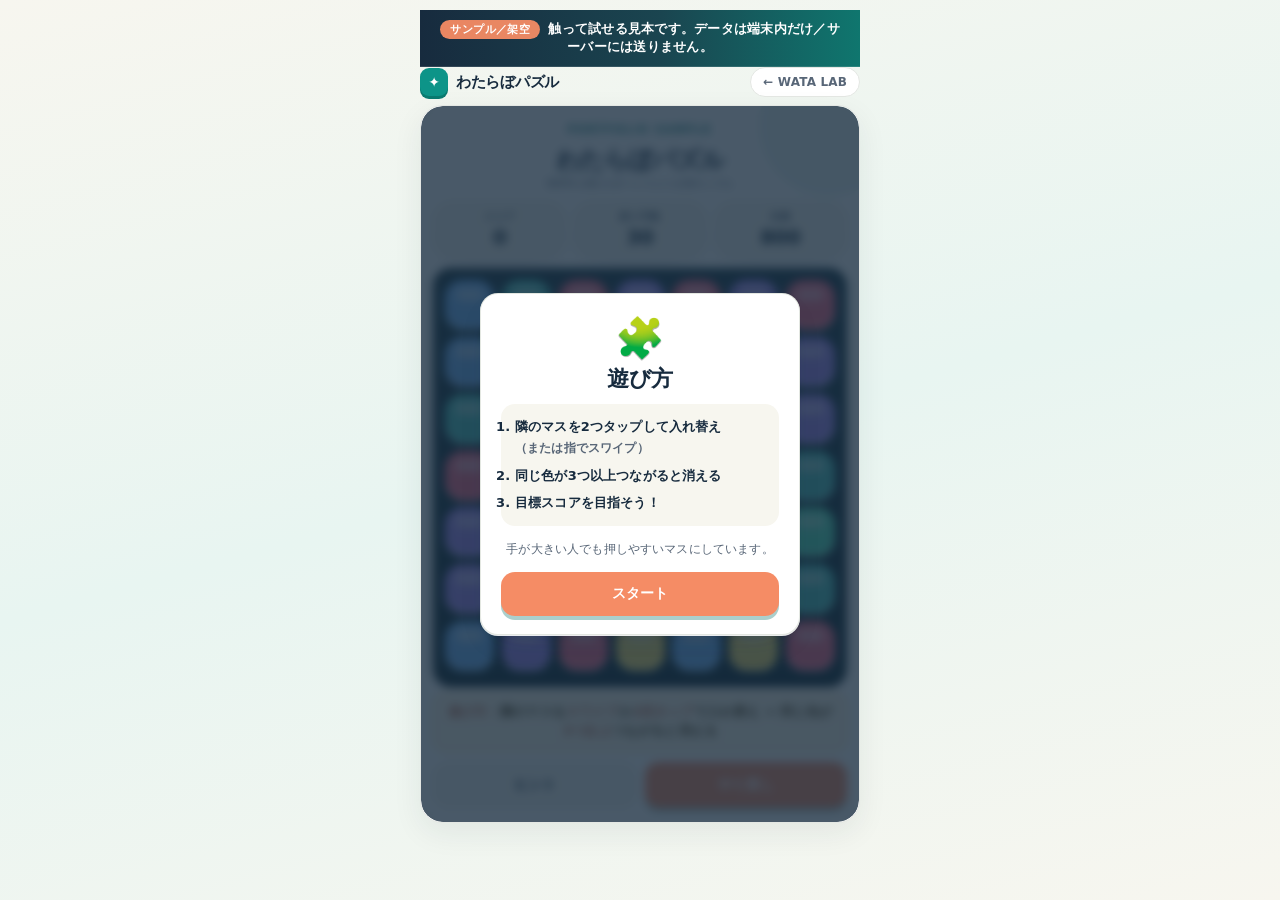
<file: demo-puzzle.html>
<!DOCTYPE html>
<html lang="ja">
<head>
<meta charset="UTF-8">
<meta name="viewport" content="width=device-width,initial-scale=1,viewport-fit=cover,maximum-scale=1,user-scalable=no">
<meta name="description" content="わたらぼパズル — 隣のマスを入れ替えてそろえる軽いマッチ3（ポートフォリオサンプル）。">
<title>わたらぼパズル｜WATA LAB</title>
<style>
:root{
  --cream:#f7f6ef;--navy:#172b3e;--teal:#0d9488;--teal-soft:#d7ebe5;
  --orange:#f58c65;--muted:#586677;--line:#e4e7e3;
  --c0:#ff6b8a;--c1:#4ecdc4;--c2:#ffe66d;--c3:#a78bfa;--c4:#74b9ff;--c5:#55efc4;
  --safe-b:env(safe-area-inset-bottom,0px);
  --size:7;
}
*{box-sizing:border-box;-webkit-tap-highlight-color:transparent}
html,body{margin:0;height:100%;overscroll-behavior:none}
body{
  background:linear-gradient(165deg,#f7f6ef 0%,#e8f5f1 50%,#f7f6ef 100%);
  color:var(--navy);
  font-family:"Hiragino Kaku Gothic ProN","Hiragino Sans","Yu Gothic",Meiryo,system-ui,sans-serif;
  display:flex;flex-direction:column;align-items:center;
  min-height:100dvh;padding:10px 10px calc(14px + var(--safe-b));
  user-select:none;-webkit-user-select:none;
}
a{color:inherit;text-decoration:none}
.topbar{
  width:min(100%,440px);display:flex;align-items:center;justify-content:space-between;
  gap:10px;margin-bottom:8px;
}
.brand{display:flex;align-items:center;gap:8px;font-weight:900;font-size:15px;letter-spacing:-.3px}
.brand .mark{
  width:28px;height:28px;border-radius:9px;background:var(--teal);
  color:#fff;display:grid;place-items:center;font-size:14px;box-shadow:0 3px 0 #0a7a70;
}
.back{
  font-size:12px;font-weight:800;color:var(--muted);background:#fff;
  border:1px solid var(--line);border-radius:999px;padding:7px 12px;
}
.shell{
  width:min(100%,440px);background:#fff;border:1px solid var(--line);
  border-radius:22px;box-shadow:0 10px 30px #172b3e12;
  padding:12px 12px 14px;position:relative;overflow:hidden;
}
.shell:before{
  content:"";position:absolute;right:-40px;top:-50px;width:140px;height:140px;
  background:#d7ebe580;border-radius:50%;pointer-events:none;
}
header.hud{position:relative;z-index:1;text-align:center;margin-bottom:6px}
.kicker{
  display:inline-block;font-size:10px;font-weight:800;letter-spacing:2px;
  color:#0a7a70;background:var(--teal-soft);border-radius:999px;padding:3px 10px;margin-bottom:6px;
}
h1{margin:0 0 2px;font-size:clamp(20px,5.5vw,24px);letter-spacing:-1px;line-height:1.25}
.sample-note{margin:0;font-size:10px;color:var(--muted)}
.stats{
  position:relative;z-index:1;display:grid;grid-template-columns:1fr 1fr 1fr;gap:7px;margin:10px 0 10px;
}
.stat{
  background:var(--cream);border:1px solid var(--line);border-radius:12px;
  padding:8px 6px;text-align:center;
}
.stat label{display:block;font-size:10px;font-weight:800;color:var(--muted);letter-spacing:.4px;margin-bottom:1px}
.stat b{font-size:20px;font-weight:900;letter-spacing:-.5px;font-variant-numeric:tabular-nums}
.stat.moves b.warn{color:#e17055}
.board-wrap{
  position:relative;z-index:1;aspect-ratio:1;width:100%;
  background:linear-gradient(180deg,#1a3a48,#0f2a35);
  border-radius:18px;padding:10px;box-shadow:inset 0 2px 8px #0004,0 5px 0 #0a1f28;
  touch-action:none;
}
#board{
  display:grid;
  grid-template-columns:repeat(7,1fr);
  grid-template-rows:repeat(7,1fr);
  gap:7px;width:100%;height:100%;
}
.tile{
  border:none;padding:0;border-radius:14px;cursor:pointer;
  position:relative;
  transition:transform .12s ease,box-shadow .12s ease,opacity .15s,filter .12s;
  box-shadow:0 4px 0 rgba(0,0,0,.25),inset 0 2px 0 rgba(255,255,255,.4);
  appearance:none;-webkit-appearance:none;
  min-width:0;min-height:0;
  will-change:transform;
}
.tile.selected{
  transform:scale(1.12);z-index:3;
  box-shadow:0 0 0 4px #fff,0 0 0 8px #ffd36b,0 6px 16px rgba(255,211,107,.55);
  animation:pulse .65s ease-in-out infinite;
  filter:brightness(1.08);
}
.tile.matched{animation:pop .3s ease-out forwards;pointer-events:none}
.tile.bounce{animation:bounce .35s ease}
.tile.drag-ghost{
  opacity:.45;transform:scale(.92);
}
.tile:focus-visible{outline:3px solid #ffd36b;outline-offset:2px}
@keyframes pulse{0%,100%{transform:scale(1.12)}50%{transform:scale(1.18)}}
@keyframes pop{0%{transform:scale(1);opacity:1}55%{transform:scale(1.3);opacity:.85}100%{transform:scale(.15);opacity:0}}
@keyframes bounce{
  0%{transform:translate(0,0)}
  25%{transform:translate(-6px,0)}
  50%{transform:translate(6px,0)}
  75%{transform:translate(-3px,0)}
  100%{transform:translate(0,0)}
}
.shine{
  position:absolute;inset:16% 20% auto;height:26%;border-radius:999px;
  background:rgba(255,255,255,.4);pointer-events:none;
}
.tipbar{
  position:relative;z-index:1;margin-top:10px;
  background:#fff8e8;border:1.5px solid #ffd89a;border-radius:12px;
  padding:10px 12px;font-size:13px;font-weight:800;color:#5a4520;
  line-height:1.45;text-align:center;
}
.tipbar strong{color:#c46e51}
.controls{position:relative;z-index:1;display:flex;gap:8px;margin-top:10px}
.btn{
  flex:1;border:none;border-radius:14px;padding:13px 12px;font-weight:900;font-size:14px;
  font-family:inherit;cursor:pointer;transition:transform .12s,box-shadow .12s;
}
.btn:active{transform:translateY(2px)}
.btn.primary{background:var(--orange);color:#fff;box-shadow:0 5px 0 #d97957}
.btn.primary:active{box-shadow:0 2px 0 #d97957}
.btn.ghost{background:var(--cream);color:var(--navy);border:1px solid var(--line)}
.overlay{
  position:absolute;inset:0;z-index:20;background:rgba(23,43,62,.78);
  backdrop-filter:blur(5px);display:flex;align-items:center;justify-content:center;
  padding:18px;border-radius:22px;opacity:0;pointer-events:none;transition:opacity .2s;
}
.overlay.show{opacity:1;pointer-events:auto}
.panel{
  background:#fff;border-radius:20px;padding:24px 20px 18px;text-align:center;
  width:min(100%,320px);box-shadow:0 16px 40px #0003;
  transform:scale(.94);transition:transform .2s;
}
.overlay.show .panel{transform:scale(1)}
.panel .emoji{font-size:40px;line-height:1;margin-bottom:6px}
.panel h2{margin:0 0 10px;font-size:22px;letter-spacing:-.5px}
.panel .howto-steps{
  text-align:left;background:var(--cream);border-radius:14px;padding:12px 14px;
  margin:0 0 14px;font-size:13px;line-height:1.65;color:var(--navy);font-weight:700;
}
.panel .howto-steps li{margin:0 0 6px}
.panel .howto-steps li:last-child{margin:0}
.panel p{margin:0 0 6px;font-size:14px;color:var(--muted);line-height:1.5}
.panel .scoreline{font-size:18px;font-weight:900;color:var(--navy);margin:10px 0 16px}
.panel .btn{width:100%}
.toast{
  position:fixed;left:50%;bottom:calc(22px + var(--safe-b));transform:translateX(-50%) translateY(18px);
  background:var(--navy);color:#fff;font-size:13px;font-weight:800;padding:11px 18px;
  border-radius:999px;opacity:0;pointer-events:none;transition:.22s;z-index:50;white-space:nowrap;
  max-width:90vw;overflow:hidden;text-overflow:ellipsis;
}
.toast.show{opacity:1;transform:translateX(-50%) translateY(0)}
.drag-finger{
  position:fixed;width:56px;height:56px;border-radius:16px;pointer-events:none;z-index:40;
  box-shadow:0 8px 20px rgba(0,0,0,.28),inset 0 2px 0 rgba(255,255,255,.4);
  display:none;transform:translate(-50%,-50%) scale(1.15);
}
.drag-finger .shine{
  inset:16% 20% auto;height:26%;
}
@media(min-width:480px){
  #board{gap:8px}
  .board-wrap{padding:12px}
  .tile{border-radius:16px}
}



/* ===== WATA LAB quality polish v5 ===== */
:root{
  --wl-navy:#172b3e;
  --wl-teal:#0d9488;
  --wl-teal-deep:#0f766e;
  --wl-orange:#f58c65;
  --wl-orange-deep:#d97957;
  --wl-cream:#f7f6ef;
  --wl-cream-2:#fbfaf5;
  --wl-muted:#4f5f70;
  --wl-line:#e2e6e0;
  --wl-shadow:0 1px 0 rgba(255,255,255,.85), 0 14px 36px -22px rgba(23,43,62,.32);
  --wl-shadow-hover:0 22px 44px -18px rgba(23,43,62,.28);
  --wl-radius:20px;
  --wl-ease:cubic-bezier(.22,.7,.25,1);
}
html{-webkit-font-smoothing:antialiased;text-rendering:optimizeLegibility;scroll-behavior:smooth}
body{background:var(--wl-cream-2)!important;color:var(--wl-navy)}
::selection{background:#ffe0ab;color:#172b3e}
a:focus-visible,button:focus-visible,input:focus-visible,select:focus-visible,textarea:focus-visible,summary:focus-visible,[tabindex]:focus-visible{
  outline:3px solid var(--wl-orange)!important;outline-offset:2px!important;
}
.banner,.top,.app-header{
  background:linear-gradient(145deg,#172b3e 0%,#1a4550 42%,#0d9488 100%)!important;
  box-shadow:0 16px 32px -20px rgba(23,43,62,.5);
}
.banner h1,.top h1,.app-header h1{letter-spacing:-.035em;font-weight:900}
.sample-banner,.sample-strip{
  background:linear-gradient(90deg,#7a3b2e,#5c3d2e)!important;
  font-size:12px!important;font-weight:800;padding:10px 14px!important;
  letter-spacing:.02em;text-align:center;color:#fff;
}
.sample-banner strong,.sample-strip strong{
  background:rgba(255,255,255,.18);padding:2px 8px;border-radius:999px;margin-right:6px;
}
.howto,.howto-strip{
  background:linear-gradient(180deg,#fffdf8 0%,#f3faf7 100%)!important;
  border:1px solid #d7e8e1!important;
  border-radius:18px!important;
  box-shadow:var(--wl-shadow);
  padding:1.15rem 1.2rem!important;
  margin:1.1rem 0 1.25rem!important;
}
.howto::before,.howto-strip::before{display:none!important}
.howto-title{
  display:flex;align-items:center;gap:.5rem;
  font-size:1.05rem!important;font-weight:900!important;letter-spacing:-.025em;
  color:var(--wl-navy)!important;margin:0 0 .5rem!important;
}
.howto .for-whom,.howto-strip .for-whom,.for-whom{
  background:#fff!important;border:1px solid #c9ded5!important;
  color:#1f5c4a!important;border-radius:14px!important;
  padding:.75rem .9rem!important;margin:.4rem 0 .75rem!important;
  box-shadow:0 1px 0 rgba(255,255,255,.85);line-height:1.55;font-weight:700;
}
.howto .steps,.howto-strip .steps,.step-flow{display:flex;flex-wrap:wrap;gap:7px;margin-top:10px;align-items:center}
.howto .steps span,.howto-strip .steps span,.howto .hint span,.step-flow span{
  background:#fff;border:1px solid #d5e4de;border-radius:999px;
  padding:6px 12px;font-size:11.5px;font-weight:800;color:#2f6b5a;
  box-shadow:0 1px 0 rgba(23,43,62,.04);
}
.step-flow .arrow{border:none!important;background:transparent!important;box-shadow:none!important;color:#9aab9f;padding:0 2px!important}
.card,.panel,.feature,.item-card,.staff-card,.day-card,.inv-card,.book-card,.report-card,.tile,.shift-cell{
  transition:transform .18s var(--wl-ease),box-shadow .18s,border-color .18s;
  border-radius:var(--wl-radius)!important;
}
.card,.panel,.feature,.item-card,.staff-card,.day-card,.inv-card,.book-card,.report-card{
  box-shadow:var(--wl-shadow)!important;
}
.card:hover,.feature:hover,.book-card:hover,.inv-card:hover,.report-card:hover{
  box-shadow:var(--wl-shadow-hover)!important;border-color:#b7e5d8;
}
.overlay .panel:hover,.wl-coach .panel:hover{box-shadow:var(--wl-shadow)!important;border-color:transparent;transform:none!important}
a.card:hover{transform:translateY(-4px)}
.btn,.chip,button.primary,button.accent,.btn-primary,.composer button,.quick .chip,button[type="submit"]{
  transition:transform .12s var(--wl-ease),box-shadow .12s,background .12s,border-color .12s!important;
}
.btn-primary,.composer button,button.primary,button.accent,button[type="submit"].primary{
  box-shadow:0 4px 0 rgba(15,118,110,.35)!important;
  border-radius:14px!important;font-weight:900!important;
}
.btn-primary:hover:not(:disabled),.composer button:hover:not(:disabled),button.primary:hover:not(:disabled){filter:brightness(1.05)}
.btn-primary:active:not(:disabled),.composer button:active:not(:disabled),button.primary:active:not(:disabled){
  transform:translateY(2px)!important;box-shadow:0 2px 0 rgba(15,118,110,.35)!important;
}
input,select,textarea{
  border-radius:12px!important;
  transition:border-color .15s,box-shadow .15s;
}
input:focus,select:focus,textarea:focus{
  border-color:var(--wl-teal)!important;
  box-shadow:0 0 0 3px rgba(13,148,136,.16)!important;
  outline:none;
}
.empty{
  border:1.5px dashed #c9d5cf!important;
  background:
    radial-gradient(circle at 50% 28%,rgba(13,148,136,.08),transparent 42%),
    linear-gradient(180deg,#fff,#f7faf8)!important;
  border-radius:18px!important;
  padding:1.75rem 1.2rem!important;
  color:var(--wl-muted)!important;
  text-align:center;
  font-weight:700;
  line-height:1.75;
}
.empty:before{
  content:"◇";
  display:block;font-size:1.45rem;margin-bottom:.55rem;color:#0d9488;opacity:.8;
}
.empty strong{display:block;color:var(--wl-navy);font-size:1.02rem;margin-bottom:.35rem}
.toast,.notice,.flash{
  border-radius:14px!important;
  box-shadow:var(--wl-shadow)!important;
}
.demo-nav a,.back,.back-lab{
  transition:background .15s,transform .12s,border-color .15s,filter .15s;
  border-radius:999px!important;
}
.banner .demo-nav a:hover,.banner .back:hover,.banner .back-lab:hover,.top .back:hover,.app-header .back:hover{filter:brightness(1.08);transform:translateY(-1px)}
.hero-bar{
  background:rgba(247,246,239,.96)!important;
  border-bottom:1px solid #e2e6e0!important;
  box-shadow:0 8px 20px -18px rgba(23,43,62,.35);
  backdrop-filter:blur(10px);
}
.features .feature{border-radius:16px!important;box-shadow:var(--wl-shadow)!important}
.features .feature:hover{transform:translateY(-2px)}
.wrap{padding-bottom:3.75rem}
.bubble{transition:transform .12s ease, box-shadow .12s}
.row.user .bubble{box-shadow:0 4px 12px rgba(196,120,74,.25)}
.row.bot .bubble{box-shadow:0 2px 10px rgba(44,33,28,.06)}
.chip:hover,.quick .chip:hover{transform:translateY(-1px)}
.panel{border-radius:20px!important;box-shadow:var(--wl-shadow)!important}
.tabbar button,.tabs button,.nav-tabs button{transition:background .15s,color .15s,transform .12s}
.stat,.kpi,.summary-card{
  border-radius:16px!important;box-shadow:var(--wl-shadow)!important;
  transition:transform .18s var(--wl-ease), box-shadow .18s;
}
.kpi:hover,.summary-card:hover{transform:translateY(-2px);box-shadow:var(--wl-shadow-hover)!important}
.shell .stat:hover,.hud .stat:hover,.wl-game .stat:hover{transform:none!important;box-shadow:none!important}
table{border-collapse:separate;border-spacing:0}
th{font-weight:800;letter-spacing:.02em}
tr{transition:background .12s}
/* v5 fixes */
td.empty:before, tr .empty:before { content:none!important; display:none!important; }
.howto.howto-inline, header + .howto, .sample-banner + .howto, .sample-strip + .howto-strip, body > .howto, body > .howto-strip,
.top + .howto{
  border-radius:0!important; margin:0!important; border-left:none!important; border-right:none!important;
}
@media (prefers-reduced-motion: reduce){
  html{scroll-behavior:auto}
  *,*::before,*::after{animation-duration:.01ms!important;animation-iteration-count:1!important;transition-duration:.01ms!important}
}


/* ===== WATA LAB quality polish v7 ===== */
.wl-coach{
  position:fixed;inset:0;z-index:100;background:rgba(12,22,34,.88);
  display:flex;align-items:flex-end;justify-content:center;padding:18px;
  opacity:0;pointer-events:none;transition:opacity .25s ease;
}
.wl-coach.show{opacity:1;pointer-events:auto}
.wl-coach .panel{
  width:min(100%,440px);background:#fff;color:#172b3e;border-radius:24px;
  padding:24px 20px 18px;box-shadow:0 28px 56px -18px rgba(0,0,0,.5);
  transform:translateY(14px);transition:transform .28s cubic-bezier(.22,.7,.25,1);
  border:1px solid #e8ebe6;
}
.wl-coach.show .panel{transform:translateY(0)}
.wl-coach .kicker{font-size:11px;font-weight:900;letter-spacing:.1em;color:#c46e51;margin-bottom:8px}
.wl-coach h2{margin:0 0 8px;font-size:1.18rem;letter-spacing:-.03em}
.wl-coach p{margin:0 0 14px;font-size:.9rem;color:#4f5f70;line-height:1.7}
.wl-coach .steps{display:flex;flex-wrap:wrap;gap:7px;margin-bottom:16px}
.wl-coach .steps span{
  background:#eef7f3;border:1px solid #c9ded5;color:#1f5c4a;
  border-radius:999px;padding:7px 12px;font-size:11.5px;font-weight:800;
}
.wl-coach .actions{display:flex;gap:8px}
.wl-coach button{
  flex:1;appearance:none;border:none;border-radius:14px;min-height:50px;
  font-family:inherit;font-weight:900;font-size:14px;cursor:pointer;
}
.wl-coach .go{background:#f58c65;color:#fff;box-shadow:0 4px 0 #d97957}
.wl-coach .skip{background:#f3f5f1;color:#172b3e;border:1px solid #e2e6e0!important}
.wl-pulse{animation:wlPulse 1.35s ease-in-out 3}
@keyframes wlPulse{
  0%,100%{box-shadow:0 4px 0 rgba(15,118,110,.35)}
  50%{box-shadow:0 0 0 7px rgba(245,140,101,.3),0 4px 0 rgba(15,118,110,.35)}
}
.wl-toast{
  position:fixed;left:50%;bottom:max(24px, calc(env(safe-area-inset-bottom, 0px) + var(--wl-toast-lift, 0px)));
  transform:translateX(-50%) translateY(20px);
  background:#172b3e;color:#fff;padding:13px 20px;border-radius:999px;
  font-size:13px;font-weight:800;z-index:90;opacity:0;pointer-events:none;
  transition:opacity .2s, transform .2s;box-shadow:0 16px 32px -14px rgba(0,0,0,.5);
  max-width:min(92vw,440px);text-align:center;
}
.wl-toast.show{opacity:1;transform:translateX(-50%) translateY(0)}

/* v7 visual hard-upgrade */
.wl-sample-strip{
  background:linear-gradient(90deg,#172b3e,#1a4550 55%,#0f766e);
  color:#fff;font-size:12.5px;font-weight:800;letter-spacing:.02em;
  padding:10px 16px;text-align:center;border-bottom:1px solid rgba(255,255,255,.12);
}
.wl-sample-strip strong{
  display:inline-block;background:rgba(245,140,101,.95);color:#fff;
  border-radius:999px;padding:2px 10px;margin-right:8px;font-size:11px;letter-spacing:.04em;
}
.banner{
  background:linear-gradient(145deg,#142536 0%,#1a4550 42%,#0d9488 100%)!important;
  box-shadow:0 18px 40px -22px rgba(23,43,62,.55)!important;
  padding-bottom:1.65rem!important;
}
.banner h1{letter-spacing:-.035em!important;text-shadow:0 1px 0 rgba(0,0,0,.12)}
.banner p{opacity:.95!important;line-height:1.75!important;max-width:40rem}
.banner-kicker,.kicker{
  background:rgba(255,255,255,.16)!important;border:1px solid rgba(255,255,255,.28)!important;
  backdrop-filter:blur(6px);
}
.banner-note,.note{
  background:rgba(0,0,0,.28)!important;border:1px solid rgba(255,255,255,.18)!important;
  border-radius:12px!important;font-weight:700!important;
}
.banner .demo-nav a,.banner .back,.banner .back-lab,.top .back,.app-header .back,.hero-bar .back{
  background:rgba(255,255,255,.14)!important;border:1px solid rgba(255,255,255,.28)!important;
  backdrop-filter:blur(6px);font-weight:800!important;
}
.howto,.howto-strip{
  background:linear-gradient(180deg,#fff,#f4faf7)!important;
  border:1px solid #d5e6df!important;
  border-radius:22px!important;
  box-shadow:0 14px 36px -22px rgba(23,43,62,.28)!important;
  padding:1.15rem 1.15rem 1.05rem!important;
  margin:1.1rem 0 1.25rem!important;
}
.howto-title{
  color:#c46e51!important;font-weight:900!important;letter-spacing:.06em!important;font-size:.72rem!important;
}
.for-whom{
  background:#eef7f3!important;border:1px solid #c9ded5!important;border-radius:14px!important;
  padding:.65rem .8rem!important;font-size:.86rem!important;line-height:1.55!important;
}
.howto .steps span,.step-flow span:not(.arrow){
  background:#172b3e!important;color:#fff!important;border:none!important;
  box-shadow:0 3px 0 #0f1f2e!important;
}
.step-flow .arrow{color:#0d9488!important;font-weight:900!important}
.card,.panel,.panel-card,.box,.section-card{
  border-radius:20px!important;
  box-shadow:0 1px 0 rgba(255,255,255,.9), 0 16px 36px -22px rgba(23,43,62,.28)!important;
  border-color:#e2e6e0!important;
  transition:transform .18s cubic-bezier(.22,.7,.25,1), box-shadow .18s!important;
}
.card:hover{transform:translateY(-2px)}
.overlay .panel:hover,.wl-coach .panel:hover{transform:none}
button.btn-primary,.btn-primary,button.primary,.btn.primary,.composer button[type="submit"],
button.primary-btn,#btnSave,.line-btn,.cta-band a{
  border-radius:14px!important;font-weight:900!important;
  box-shadow:0 4px 0 rgba(15,118,110,.35)!important;
  transition:transform .12s, box-shadow .12s, filter .12s!important;
}
button.btn-primary:hover,.btn-primary:hover,button.primary:hover,.btn.primary:hover,#btnSave:hover{
  transform:translateY(1px);filter:brightness(1.03);
  box-shadow:0 2px 0 rgba(15,118,110,.35)!important;
}
button, .chip, .btn, select, input, textarea{
  transition:border-color .15s, box-shadow .15s, background .15s, transform .12s;
}
input:focus, select:focus, textarea:focus, button:focus-visible, a:focus-visible, .chip:focus-visible{
  outline:3px solid #f58c65!important;outline-offset:2px!important;
}
.hero-bar,.hero-metric,.stat,.kpi,.summary-card{
  border-radius:18px!important;
  box-shadow:0 10px 28px -20px rgba(23,43,62,.3)!important;
}
.empty{
  background:
    radial-gradient(circle at 50% 30%,rgba(13,148,136,.1),transparent 45%),
    linear-gradient(180deg,#fff,#f7faf8)!important;
  border:1px dashed #c9ded5!important;
  border-radius:20px!important;padding:2rem 1.2rem!important;
}
.wl-footer-cta{
  margin:2rem auto 1.5rem;width:min(100% - 1.5rem, 920px);
  padding:1.25rem 1.2rem;border-radius:22px;color:#fff;
  background:linear-gradient(135deg,#172b3e,#1a4550 55%,#0d9488);
  display:flex;flex-wrap:wrap;gap:12px;align-items:center;justify-content:space-between;
  box-shadow:0 18px 40px -20px rgba(23,43,62,.45);
}
.wl-footer-cta strong{display:block;font-size:1.02rem;margin-bottom:.2rem}
.wl-footer-cta p{margin:0;font-size:.84rem;opacity:.9;line-height:1.55}
.wl-footer-cta a{
  background:#f58c65;color:#fff;font-weight:900;border-radius:999px;padding:.8rem 1.15rem;
  box-shadow:0 4px 0 #d97957;text-decoration:none;white-space:nowrap;
}
.sample-banner,.sample-strip{position:relative}
@media (max-width:550px){
  .howto,.howto-strip{border-radius:18px!important;margin:0.85rem 0 1rem!important}
  .wl-footer-cta{border-radius:18px;padding:1.05rem 1rem}
  .wl-footer-cta a{width:100%;text-align:center}
}
@media (prefers-reduced-motion: reduce){
  .wl-pulse{animation:none}
  .wl-coach,.wl-coach .panel,.wl-toast,.card,.panel{transition:none!important}
}


/* ===== overlap / game fixes v7.1 ===== */
body.wl-game{
  background:linear-gradient(165deg,#f7f6ef 0%,#e8f5f1 50%,#f7f6ef 100%)!important;
  color:#172b3e!important;
  padding:10px 10px calc(14px + var(--safe-b))!important;
  min-height:100dvh;
}
body.wl-game .wl-footer-cta,
body.wl-game .wl-coach{display:none!important}
body.wl-game .wl-sample-strip,
body.wl-game .for-strip,
body.wl-game .topbar{flex-shrink:0;width:min(100%,440px)}
body.wl-game .shell{position:relative;z-index:1;overflow:hidden}
body.wl-game .overlay{z-index:40}
body.wl-game header.hud,
body.wl-game .controls,
body.wl-game .board-wrap{position:relative;z-index:2}
body.wl-game .stat,
body.wl-game .stat:hover,
body.wl-game .hud .stat{
  transform:none!important;
}
body.wl-game .overlay .panel,
body.wl-game .overlay.show .panel,
body.wl-game .overlay .panel:hover{
  transform:scale(1)!important;
  background:#fff!important;color:#172b3e!important;
}
body.wl-game .overlay{opacity:0;pointer-events:none}
body.wl-game .overlay.show{opacity:1;pointer-events:auto}
body.wl-game .panel .howto{
  background:#f4f7f8!important;border:none!important;box-shadow:none!important;
  margin:0 0 12px!important;padding:12px 14px!important;border-radius:12px!important;
}
body.wl-game .topbar .back,
body.wl-game a.back{
  background:#fff!important;color:#586677!important;
  border:1px solid #e4e7e3!important;backdrop-filter:none!important;
}
body.wl-game .wl-toast{
  bottom:max(16px, env(safe-area-inset-bottom,0px))!important;
  z-index:60;
}
.wl-toast{bottom:max(24px, calc(env(safe-area-inset-bottom,0px) + var(--wl-toast-lift, 0px)))!important}



/* ===== sticky LINE + coach clearance v7.2 ===== */
:root{
  --wl-line-bar-h: 0px;
  --wl-toast-lift: 0px;
}
.wl-footer-cta{
  position:fixed!important;
  left:12px;right:12px;
  bottom:calc(10px + env(safe-area-inset-bottom,0px));
  z-index:70;
  margin:0!important;
  width:auto!important;
  max-width:920px;
  margin-inline:auto!important;
  padding:12px 14px!important;
  border-radius:18px!important;
  box-shadow:0 16px 36px -12px rgba(23,43,62,.55)!important;
}
.wl-footer-cta p{display:none}
@media(min-width:640px){
  .wl-footer-cta{left:50%;right:auto;transform:translateX(-50%);width:min(100% - 24px, 720px)!important}
  .wl-footer-cta p{display:block;font-size:.8rem}
}
body.wl-has-linebar{
  padding-bottom:calc(88px + env(safe-area-inset-bottom,0px))!important;
}
body.wl-game{
  padding-bottom:calc(10px + env(safe-area-inset-bottom,0px))!important;
}
body.wl-game .wl-footer-cta,
body.wl-game .wl-coach,
body.wl-game #wlCoach{display:none!important;pointer-events:none!important}
/* Coach sits ABOVE sticky LINE bar */
.wl-coach{
  position:fixed;inset:0;z-index:120!important;
  background:rgba(12,22,34,.9)!important;
  display:flex;align-items:flex-end;justify-content:center;
  padding:16px 16px calc(96px + env(safe-area-inset-bottom,0px))!important;
  opacity:0;pointer-events:none;transition:opacity .2s ease;
}
.wl-coach.show{opacity:1;pointer-events:auto}
.wl-coach .panel{
  width:min(100%,440px);max-height:min(70vh,560px);overflow:auto;
  margin-bottom:0!important;
  transform:translateY(10px);transition:transform .25s cubic-bezier(.22,.7,.25,1);
}
.wl-coach.show .panel{transform:translateY(0)!important}
body:has(.wl-coach.show) .wl-footer-cta,
body.wl-coach-open .wl-footer-cta{
  opacity:0!important;pointer-events:none!important;visibility:hidden!important;
}
.wl-toast{
  z-index:130!important;
  bottom:max(24px, calc(env(safe-area-inset-bottom,0px) + var(--wl-toast-lift, 0px)))!important;
}
body.wl-has-linebar{
  --wl-toast-lift: 84px;
}
body.wl-coach-open{
  --wl-toast-lift: 24px;
}


.wl-coach .steps{margin-top:12px!important;margin-bottom:18px!important;gap:8px!important}
.wl-coach h2{margin-bottom:10px!important}
.wl-coach p{margin-bottom:4px!important}



/* ===== WATA LAB quality polish v9 — contemporary chrome ===== */
:root{
  --wl-font:"Hiragino Sans","Hiragino Kaku Gothic ProN","Noto Sans JP",system-ui,-apple-system,"Segoe UI",Meiryo,sans-serif;
  --wl-shadow:0 1px 0 rgba(255,255,255,.9), 0 1px 2px rgba(23,43,62,.04), 0 12px 32px -18px rgba(23,43,62,.26);
  --wl-shadow-hover:0 1px 0 rgba(255,255,255,.95), 0 16px 36px -14px rgba(23,43,62,.3);
  --wl-radius:18px;
  --wl-ease:cubic-bezier(.22,.7,.25,1);
}
html{-webkit-font-smoothing:antialiased;text-rendering:optimizeLegibility}
body{font-family:var(--wl-font)!important;letter-spacing:.01em}
.banner,.top,.app-header{
  background:linear-gradient(145deg,#1a2b4a 0%,#1a4550 44%,#0d9488 100%)!important;
  box-shadow:0 18px 36px -22px rgba(23,43,62,.48)!important;
}
.banner h1,.top h1,.app-header h1{letter-spacing:-.04em!important;font-feature-settings:"palt" 1}
.howto,.howto-strip,.card,.panel,.feature,.item-card,.staff-card,.day-card,.inv-card,.book-card,.report-card,.tile{
  border-radius:var(--wl-radius)!important;
  box-shadow:var(--wl-shadow)!important;
}
.card,.panel,.feature,.book-card,.inv-card,.report-card,.item-card{
  border:1px solid rgba(226,230,224,.95)!important;
  transition:transform .18s var(--wl-ease),box-shadow .18s,border-color .18s!important;
}
@media(hover:hover){
  a.card:hover,.feature:hover,.book-card:hover,.inv-card:hover,.report-card:hover{
    transform:translateY(-3px);box-shadow:var(--wl-shadow-hover)!important;border-color:#b7e5d8!important;
  }
}
.btn-primary,.composer button,button.primary,button.accent,button[type="submit"].primary,.featured .go{
  border-radius:13px!important;
  box-shadow:0 1px 0 rgba(255,255,255,.25) inset, 0 4px 0 rgba(15,118,110,.32)!important;
  transition:transform .12s var(--wl-ease), box-shadow .12s, filter .12s!important;
}
.btn-primary:active:not(:disabled),.composer button:active:not(:disabled),button.primary:active:not(:disabled){
  transform:translateY(2px)!important;
}
.hero-bar{
  background:rgba(251,250,245,.88)!important;
  backdrop-filter:blur(16px) saturate(1.2)!important;
  -webkit-backdrop-filter:blur(16px) saturate(1.2)!important;
}
.wl-coach .panel{
  border-radius:22px!important;
  box-shadow:0 28px 56px -20px rgba(0,0,0,.48)!important;
  border:1px solid rgba(232,235,230,.9)!important;
}
.wl-demo-hero{
  border-radius:20px!important;
  box-shadow:var(--wl-shadow)!important;
  border-color:#e8e4dc!important;
}
.chip,.quick .chip,.filters button,.back,.demo-nav a{
  transition:transform .12s var(--wl-ease), background .15s, border-color .15s, filter .15s!important;
}
.chip:active,.quick .chip:active,.filters button:active{transform:scale(.97)}
input,select,textarea{border-radius:12px!important}
.empty{border-radius:16px!important}

</style>
</head>
<body class="wl-game">
    <div class="wl-sample-strip"><strong>サンプル／架空</strong>触って試せる見本です。データは端末内だけ／サーバーには送りません。</div>
<div class="topbar">
    <div class="brand"><span class="mark" aria-hidden="true">✦</span>わたらぼパズル</div>
    <a class="back" href="./">← WATA LAB</a>
  </div>

  <div class="shell" id="shell">
    <header class="hud">
      <span class="kicker">PORTFOLIO SAMPLE</span>
      <h1>わたらぼパズル</h1>
      <p class="sample-note">WATA LAB のポートフォリオ用サンプル</p>
    </header>

    <div class="stats" aria-live="polite">
      <div class="stat"><label>スコア</label><b id="score">0</b></div>
      <div class="stat moves"><label>残り手数</label><b id="moves">30</b></div>
      <div class="stat"><label>目標</label><b id="goal">800</b></div>
    </div>

    <div class="board-wrap" id="boardWrap">
      <div id="board" role="grid" aria-label="7×7のパズル盤面"></div>
    </div>

    <div class="tipbar" id="tipbar" role="status">
      <strong>遊び方：</strong>隣のマスを<strong>スワイプ</strong>か<strong>2回タップ</strong>で入れ替え → 同じ色が<strong>3つ以上</strong>つながると消える
    </div>

    <div class="controls">
      <button type="button" class="btn ghost" id="btnHint">ヒント</button>
      <button type="button" class="btn primary" id="btnRestart">やり直し</button>
    </div>

    <!-- Start howto -->
    <div class="overlay show" id="startOverlay" aria-hidden="false">
      <div class="panel" role="dialog" aria-modal="true" aria-labelledby="startTitle">
        <div class="emoji" aria-hidden="true">🧩</div>
        <h2 id="startTitle">遊び方</h2>
        <ol class="howto-steps">
          <li>隣のマスを<strong>2つタップ</strong>して入れ替え<br><span style="font-weight:600;color:#586677;font-size:12px">（または指でスワイプ）</span></li>
          <li>同じ色が<strong>3つ以上</strong>つながると消える</li>
          <li>目標スコアを目指そう！</li>
        </ol>
        <p style="font-size:12px;margin-bottom:14px">手が大きい人でも押しやすいマスにしています。</p>
        <button type="button" class="btn primary" id="btnStart">スタート</button>
      </div>
    </div>

    <!-- End overlay -->
    <div class="overlay" id="overlay" aria-hidden="true">
      <div class="panel" role="dialog" aria-modal="true" aria-labelledby="ovTitle">
        <div class="emoji" id="ovEmoji">🎉</div>
        <h2 id="ovTitle">クリア！</h2>
        <p id="ovMsg">目標スコアを達成しました。</p>
        <div class="scoreline">スコア <span id="ovScore">0</span></div>
        <button type="button" class="btn primary" id="ovBtn">もう一度</button>
      </div>
    </div>
  </div>

  <div class="drag-finger" id="dragFinger" aria-hidden="true"><span class="shine"></span></div>
  <div class="toast" id="toast" role="status"></div>

<script>
(function(){
  const SIZE = 7;
  const COLORS = ['var(--c0)','var(--c1)','var(--c2)','var(--c3)','var(--c4)','var(--c5)'];
  const MOVES_START = 30;
  const GOAL = 800;
  const MATCH_BASE = 40;
  const SWIPE_MIN = 18;

  const boardEl = document.getElementById('board');
  const boardWrap = document.getElementById('boardWrap');
  const scoreEl = document.getElementById('score');
  const movesEl = document.getElementById('moves');
  const goalEl = document.getElementById('goal');
  const overlay = document.getElementById('overlay');
  const startOverlay = document.getElementById('startOverlay');
  const ovTitle = document.getElementById('ovTitle');
  const ovMsg = document.getElementById('ovMsg');
  const ovScore = document.getElementById('ovScore');
  const ovEmoji = document.getElementById('ovEmoji');
  const toast = document.getElementById('toast');
  const tipbar = document.getElementById('tipbar');
  const dragFinger = document.getElementById('dragFinger');

  goalEl.textContent = String(GOAL);

  let grid = [];
  let score = 0;
  let moves = MOVES_START;
  let selected = null;
  let busy = false;
  let ended = false;
  let started = false;
  let toastTimer = null;
  let tileEls = [];

  // pointer / drag state
  let ptr = null;

  function rndColor(){ return Math.floor(Math.random() * COLORS.length); }
  function sleep(ms){ return new Promise(r => setTimeout(r, ms)); }

  function showToast(msg){
    toast.textContent = msg;
    toast.classList.add('show');
    clearTimeout(toastTimer);
    toastTimer = setTimeout(()=> toast.classList.remove('show'), 1500);
  }

  function setTip(html){
    tipbar.innerHTML = html;
  }

  function createEmpty(){
    return Array.from({length:SIZE}, () => Array(SIZE).fill(0));
  }

  function hasMatchAt(g, r, c){
    const v = g[r][c];
    if (c >= 2 && g[r][c-1] === v && g[r][c-2] === v) return true;
    if (r >= 2 && g[r-1][c] === v && g[r-2][c] === v) return true;
    return false;
  }

  function fillNoMatch(){
    const g = createEmpty();
    for (let r = 0; r < SIZE; r++){
      for (let c = 0; c < SIZE; c++){
        g[r][c] = rndColor();
        let guard = 0;
        while (hasMatchAt(g, r, c) && guard < 40){
          g[r][c] = rndColor();
          guard++;
        }
      }
    }
    return g;
  }

  function findMatches(g){
    const mark = Array.from({length:SIZE}, () => Array(SIZE).fill(false));
    let found = false;
    for (let r = 0; r < SIZE; r++){
      for (let c = 0; c < SIZE; c++){
        const v = g[r][c];
        if (v < 0) continue;
        let c2 = c;
        while (c2 + 1 < SIZE && g[r][c2+1] === v) c2++;
        if (c2 - c + 1 >= 3){
          for (let k = c; k <= c2; k++) mark[r][k] = true;
          found = true;
        }
        let r2 = r;
        while (r2 + 1 < SIZE && g[r2+1][c] === v) r2++;
        if (r2 - r + 1 >= 3){
          for (let k = r; k <= r2; k++) mark[k][c] = true;
          found = true;
        }
      }
    }
    return { mark, found };
  }

  function countMarked(mark){
    let n = 0;
    for (let r = 0; r < SIZE; r++) for (let c = 0; c < SIZE; c++) if (mark[r][c]) n++;
    return n;
  }

  function adjacent(a, b){
    return Math.abs(a.r - b.r) + Math.abs(a.c - b.c) === 1;
  }

  function swapCells(a, b){
    const t = grid[a.r][a.c];
    grid[a.r][a.c] = grid[b.r][b.c];
    grid[b.r][b.c] = t;
  }

  function cellFromPoint(x, y){
    const el = document.elementFromPoint(x, y);
    if (!el) return null;
    const tile = el.closest ? el.closest('.tile') : null;
    if (!tile || !boardEl.contains(tile)) return null;
    return { r: +tile.dataset.r, c: +tile.dataset.c, el: tile };
  }

  function render(opts){
    opts = opts || {};
    boardEl.innerHTML = '';
    tileEls = [];
    for (let r = 0; r < SIZE; r++){
      tileEls[r] = [];
      for (let c = 0; c < SIZE; c++){
        const btn = document.createElement('button');
        btn.type = 'button';
        btn.className = 'tile';
        btn.setAttribute('role','gridcell');
        btn.setAttribute('aria-label', (r+1)+'行'+(c+1)+'列のマス');
        const v = grid[r][c];
        if (v < 0){
          btn.style.visibility = 'hidden';
        } else {
          btn.style.background = COLORS[v];
          const shine = document.createElement('span');
          shine.className = 'shine';
          shine.setAttribute('aria-hidden','true');
          btn.appendChild(shine);
        }
        if (selected && selected.r === r && selected.c === c) btn.classList.add('selected');
        if (opts.matched && opts.matched[r][c]) btn.classList.add('matched');
        if (opts.bounce && opts.bounce.some(p => p.r===r && p.c===c)) btn.classList.add('bounce');
        btn.dataset.r = r;
        btn.dataset.c = c;
        tileEls[r][c] = btn;
        boardEl.appendChild(btn);
      }
    }
    scoreEl.textContent = String(score);
    movesEl.textContent = String(moves);
    movesEl.classList.toggle('warn', moves <= 5);
  }

  async function trySwap(from, to){
    if (busy || ended || !started) return;
    if (!adjacent(from, to)){
      selected = to;
      render();
      setTip('<strong>隣のマス</strong>を選んでね（上下左右だけ）');
      showToast('隣のマスを選んでね');
      return;
    }

    busy = true;
    selected = null;
    swapCells(from, to);
    render();
    await sleep(90);

    let { mark, found } = findMatches(grid);
    if (!found){
      swapCells(from, to);
      render({ bounce: [from, to] });
      showToast('そろわないので戻したよ');
      setTip('<strong>遊び方：</strong>同じ色が<strong>3つ以上</strong>つながるように入れ替えてね');
      busy = false;
      return;
    }

    moves--;
    let combo = 0;
    while (found){
      combo++;
      const n = countMarked(mark);
      score += n * MATCH_BASE * combo;
      render({ matched: mark });
      if (combo === 1) setTip('いいね！同じ色が消えたよ ✨');
      else setTip('コンボ！ ×' + combo + ' 🎉');
      await sleep(300);
      for (let rr = 0; rr < SIZE; rr++)
        for (let cc = 0; cc < SIZE; cc++)
          if (mark[rr][cc]) grid[rr][cc] = -1;
      for (let cc = 0; cc < SIZE; cc++){
        let write = SIZE - 1;
        for (let rr = SIZE - 1; rr >= 0; rr--){
          if (grid[rr][cc] >= 0){
            grid[write][cc] = grid[rr][cc];
            if (write !== rr) grid[rr][cc] = -1;
            write--;
          }
        }
        for (let rr = write; rr >= 0; rr--) grid[rr][cc] = rndColor();
      }
      render();
      await sleep(150);
      ({ mark, found } = findMatches(grid));
    }

    render();
    setTip('<strong>遊び方：</strong>隣のマスを<strong>スワイプ</strong>か<strong>2回タップ</strong>で入れ替え → 同じ色が<strong>3つ以上</strong>');
    checkEnd();
    busy = false;
  }

  function onPointerDown(e){
    if (busy || ended || !started) return;
    if (e.button != null && e.button !== 0) return;
    const cell = cellFromPoint(e.clientX, e.clientY);
    if (!cell) return;
    e.preventDefault();
    ptr = {
      id: e.pointerId,
      startX: e.clientX,
      startY: e.clientY,
      from: { r: cell.r, c: cell.c },
      dragged: false,
      color: COLORS[grid[cell.r][cell.c]]
    };
    try { boardWrap.setPointerCapture(e.pointerId); } catch (_){}
  }

  function onPointerMove(e){
    if (!ptr || ptr.id !== e.pointerId) return;
    const dx = e.clientX - ptr.startX;
    const dy = e.clientY - ptr.startY;
    if (!ptr.dragged && (Math.abs(dx) > 8 || Math.abs(dy) > 8)){
      ptr.dragged = true;
      selected = null;
      const fromEl = tileEls[ptr.from.r] && tileEls[ptr.from.r][ptr.from.c];
      if (fromEl) fromEl.classList.add('drag-ghost');
      dragFinger.style.display = 'block';
      dragFinger.style.background = ptr.color;
    }
    if (ptr.dragged){
      dragFinger.style.left = e.clientX + 'px';
      dragFinger.style.top = e.clientY + 'px';
    }
  }

  async function onPointerUp(e){
    if (!ptr || ptr.id !== e.pointerId) return;
    const info = ptr;
    ptr = null;
    dragFinger.style.display = 'none';
    try { boardWrap.releasePointerCapture(e.pointerId); } catch (_){}

    if (busy || ended || !started) return;

    if (info.dragged){
      const dx = e.clientX - info.startX;
      const dy = e.clientY - info.startY;
      let to = null;
      if (Math.abs(dx) >= SWIPE_MIN || Math.abs(dy) >= SWIPE_MIN){
        if (Math.abs(dx) > Math.abs(dy)){
          to = { r: info.from.r, c: info.from.c + (dx > 0 ? 1 : -1) };
        } else {
          to = { r: info.from.r + (dy > 0 ? 1 : -1), c: info.from.c };
        }
        if (to.r < 0 || to.r >= SIZE || to.c < 0 || to.c >= SIZE) to = null;
      }
      render();
      if (to) await trySwap(info.from, to);
      else {
        showToast('隣へスワイプしてね');
        setTip('<strong>ヒント：</strong>マスを押したまま<strong>上下左右</strong>にスワイプ');
      }
      return;
    }

    // tap select / swap
    const cell = info.from;
    if (!selected){
      selected = cell;
      render();
      setTip('光っているマスの<strong>隣</strong>をタップ（またはスワイプ）して入れ替え');
      return;
    }
    if (selected.r === cell.r && selected.c === cell.c){
      selected = null;
      render();
      setTip('<strong>遊び方：</strong>隣のマスを<strong>スワイプ</strong>か<strong>2回タップ</strong>で入れ替え');
      return;
    }
    const from = selected;
    selected = null;
    await trySwap(from, cell);
  }

  function onPointerCancel(e){
    if (!ptr || ptr.id !== e.pointerId) return;
    ptr = null;
    dragFinger.style.display = 'none';
    render();
  }

  function checkEnd(){
    if (score >= GOAL){
      ended = true;
      ovEmoji.textContent = '🎉';
      ovTitle.textContent = 'クリア！';
      ovMsg.textContent = '目標スコアを達成しました。';
      ovScore.textContent = String(score);
      overlay.classList.add('show');
      overlay.setAttribute('aria-hidden','false');
      return;
    }
    if (moves <= 0){
      ended = true;
      ovEmoji.textContent = '😅';
      ovTitle.textContent = 'ゲームオーバー';
      ovMsg.textContent = '手数がなくなりました。もう一度挑戦！';
      ovScore.textContent = String(score);
      overlay.classList.add('show');
      overlay.setAttribute('aria-hidden','false');
    }
  }

  function hasAnyMove(){
    for (let r = 0; r < SIZE; r++){
      for (let c = 0; c < SIZE; c++){
        if (c + 1 < SIZE){
          swapCells({r,c},{r,c:c+1});
          const ok = findMatches(grid).found;
          swapCells({r,c},{r,c:c+1});
          if (ok) return true;
        }
        if (r + 1 < SIZE){
          swapCells({r,c},{r:r+1,c});
          const ok = findMatches(grid).found;
          swapCells({r,c},{r:r+1,c});
          if (ok) return true;
        }
      }
    }
    return false;
  }

  function newBoard(){
    grid = fillNoMatch();
    let tries = 0;
    while (!hasAnyMove() && tries < 40){
      grid = fillNoMatch();
      tries++;
    }
  }

  function restart(keepStart){
    score = 0;
    moves = MOVES_START;
    selected = null;
    busy = false;
    ended = false;
    ptr = null;
    dragFinger.style.display = 'none';
    overlay.classList.remove('show');
    overlay.setAttribute('aria-hidden','true');
    if (!keepStart){
      started = true;
      startOverlay.classList.remove('show');
      startOverlay.setAttribute('aria-hidden','true');
    }
    newBoard();
    render();
    setTip('<strong>遊び方：</strong>隣のマスを<strong>スワイプ</strong>か<strong>2回タップ</strong>で入れ替え → 同じ色が<strong>3つ以上</strong>');
  }

  function hint(){
    if (!started) return;
    if (busy || ended) return;
    for (let r = 0; r < SIZE; r++){
      for (let c = 0; c < SIZE; c++){
        const tries = [];
        if (c + 1 < SIZE) tries.push({r,c:c+1});
        if (r + 1 < SIZE) tries.push({r:r+1,c});
        for (const t of tries){
          swapCells({r,c}, t);
          const ok = findMatches(grid).found;
          swapCells({r,c}, t);
          if (ok){
            selected = {r,c};
            render();
            showToast('光っているマスを動かして');
            setTip('このマスを<strong>隣へスワイプ</strong>（または隣をタップ）');
            return;
          }
        }
      }
    }
    showToast('手がないかも…やり直し？');
  }

  function startGame(){
    started = true;
    startOverlay.classList.remove('show');
    startOverlay.setAttribute('aria-hidden','true');
    showToast('がんばって！');
    setTip('<strong>遊び方：</strong>隣のマスを<strong>スワイプ</strong>か<strong>2回タップ</strong>で入れ替え');
  }

  boardWrap.addEventListener('pointerdown', onPointerDown);
  boardWrap.addEventListener('pointermove', onPointerMove);
  boardWrap.addEventListener('pointerup', onPointerUp);
  boardWrap.addEventListener('pointercancel', onPointerCancel);

  document.getElementById('btnRestart').addEventListener('click', function(){ restart(false); });
  document.getElementById('btnHint').addEventListener('click', hint);
  document.getElementById('ovBtn').addEventListener('click', function(){ restart(false); });
  document.getElementById('btnStart').addEventListener('click', startGame);

  // prepare board behind start overlay
  started = false;
  newBoard();
  render();
})();
</script>

<script>
/* WATA LAB demo UX v7.2 — sticky LINE + coach clearance */
(function(){
  if(window.__wlDemoV7) return; window.__wlDemoV7 = true;
  var page = (location.pathname.split('/').pop() || 'index').split('?')[0];
  var key = 'wl-demo-coach-v7:' + page;
  var isGame = /^(demo-smash|demo-puzzle)\.html$/.test(page)
    || document.body.classList.contains('wl-game')
    || !!document.querySelector('#c, #startOv, #startOverlay');
  function $(s, r){ return (r||document).querySelector(s); }
  if(isGame) document.body.classList.add('wl-game');

  function toast(msg){
    var t = $('.wl-toast');
    if(!t){ t=document.createElement('div'); t.className='wl-toast'; t.setAttribute('role','status'); document.body.appendChild(t); }
    t.textContent = msg; t.classList.add('show');
    clearTimeout(t._tm); t._tm=setTimeout(function(){ t.classList.remove('show'); }, 1900);
  }
  window.wlToast = toast;

  if(!$('.wl-sample-strip') && !$('.sample-banner') && !$('.sample-strip')){
    var strip=document.createElement('div');
    strip.className='wl-sample-strip';
    strip.innerHTML='<strong>サンプル／架空</strong>触って試せる見本です。データは端末内だけ／サーバーには送りません。';
    document.body.insertBefore(strip, document.body.firstChild);
  }

  function killCoach(){
    document.body.classList.remove('wl-coach-open');
    document.querySelectorAll('.wl-coach, #wlCoach').forEach(function(el){
      el.classList.remove('show');
      el.remove();
    });
  }

  function addFooter(){
    if(isGame) return;
    try{ if(sessionStorage.getItem('wl-linebar-dismissed')==='1') return; }catch(e){}
    if($('.wl-footer-cta') || location.pathname.includes('demo-index')) return;
    var foot=document.createElement('div');
    foot.className='wl-footer-cta';
    foot.setAttribute('role','complementary');
    foot.innerHTML='<div><strong>使えそうだったら、公式LINEへ。</strong><p>相談・見積は無料。サンプル感想だけでも大丈夫です。</p></div>'+
      '<a href="https://lin.ee/n3TOIyU" target="_blank" rel="noopener">公式LINEで相談 ↗</a>';
    document.body.appendChild(foot);
    document.body.classList.add('wl-has-linebar');
    document.documentElement.style.setProperty('--wl-toast-lift', '84px');
  }

  function seen(){ try{ return localStorage.getItem(key)==='1'; }catch(e){ return false; } }
  function mark(){ try{ localStorage.setItem(key,'1'); }catch(e){} }
  function primaryBtn(){
    return $('button.btn-primary, .composer button, button.primary, .btn.primary, #btnSave, #btnStart, #startBtn, button[type="submit"], .quick .chip, .chip-row .chip');
  }
  function stepsFromHowto(){
    var nodes = document.querySelectorAll('.howto > .steps span, .howto-strip .steps span');
    if(!nodes.length) nodes = document.querySelectorAll('.howto .steps span');
    if(!nodes.length) nodes = document.querySelectorAll('.step-flow span:not(.arrow)');
    var out=[], seen={};
    nodes.forEach(function(n){
      var t=n.textContent.trim();
      if(!t || t==='→' || seen[t]) return;
      seen[t]=1; out.push(t);
    });
    return out.slice(0,4);
  }

  function dismissCoach(el, go){
    if(!el) return;
    el.classList.remove('show');
    document.body.classList.remove('wl-coach-open');
    mark();
    setTimeout(function(){
      if(el && el.parentNode) el.remove();
      addFooter();
    }, 180);
    if(go){
      var b=primaryBtn();
      if(b){ b.classList.add('wl-pulse'); try{b.focus({preventScroll:false});}catch(err){} }
      toast('オレンジの案内どおりに触ってみてください');
    }
  }

  function buildCoach(){
    // Games: never coach, never sticky LINE (keeps smash/puzzle playable)
    if(isGame){ killCoach(); return; }
    if(seen()){ addFooter(); return; }
    killCoach();
    var title = (document.querySelector('h1')||{}).textContent || 'このデモの使い方';
    var forWhomEl = document.querySelector('.for-whom');
    var forWhom = forWhomEl ? forWhomEl.textContent : 'サンプル／架空です。端末内だけで動きます。';
    var steps = stepsFromHowto();
    if(!steps.length) steps = ['① 案内どおりに触る','② 結果を見る','③ 一覧へ戻る'];
    var el=document.createElement('div'); el.className='wl-coach'; el.id='wlCoach';
    el.innerHTML = '<div class="panel" role="dialog" aria-modal="true" aria-label="デモの始め方">'+
      '<div class="kicker">SAMPLE／架空 · はじめ方</div>'+
      '<h2>'+title.replace(/</g,'')+'</h2>'+
      '<p>'+String(forWhom).replace(/</g,'').slice(0,140)+'</p>'+
      '<div class="steps">'+steps.map(function(s){return '<span>'+s.replace(/</g,'')+'</span>';}).join('')+'</div>'+
      '<div class="actions"><button type="button" class="skip" data-wl="skip">とばす</button>'+
      '<button type="button" class="go" data-wl="go">触ってみる</button></div></div>';
    document.body.appendChild(el);
    document.body.classList.add('wl-coach-open');
    requestAnimationFrame(function(){ el.classList.add('show'); });
    el.addEventListener('click', function(e){
      var btn = e.target.closest('[data-wl]');
      if(btn){ dismissCoach(el, btn.getAttribute('data-wl')==='go'); return; }
      if(e.target === el){ dismissCoach(el, false); }
    });
    // Escape to dismiss
    function onKey(ev){ if(ev.key==='Escape'){ dismissCoach(el,false); document.removeEventListener('keydown', onKey); } }
    document.addEventListener('keydown', onKey);
  }
  if(document.readyState==='loading') document.addEventListener('DOMContentLoaded', buildCoach);
  else buildCoach();
})();
</script>
<script src="assets/wl-linebar.js"></script>
</body>
</html>
</file>
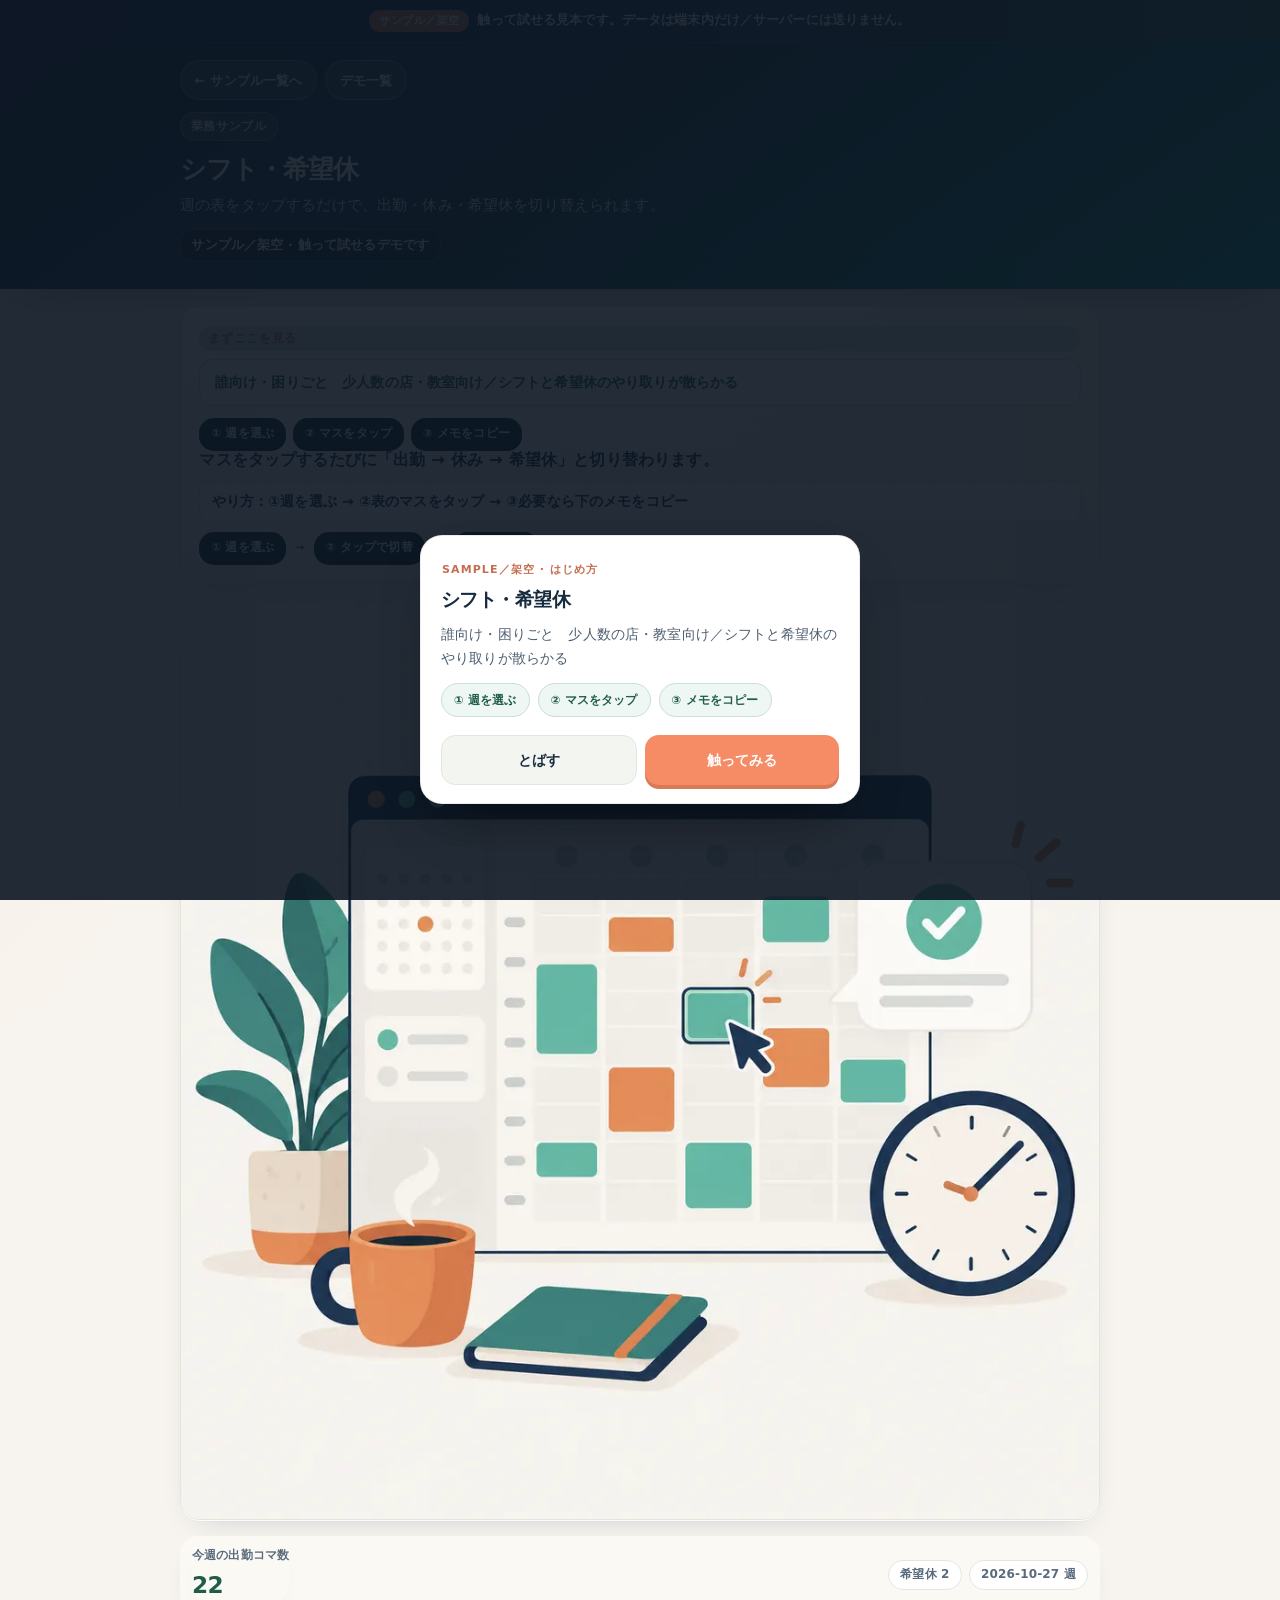
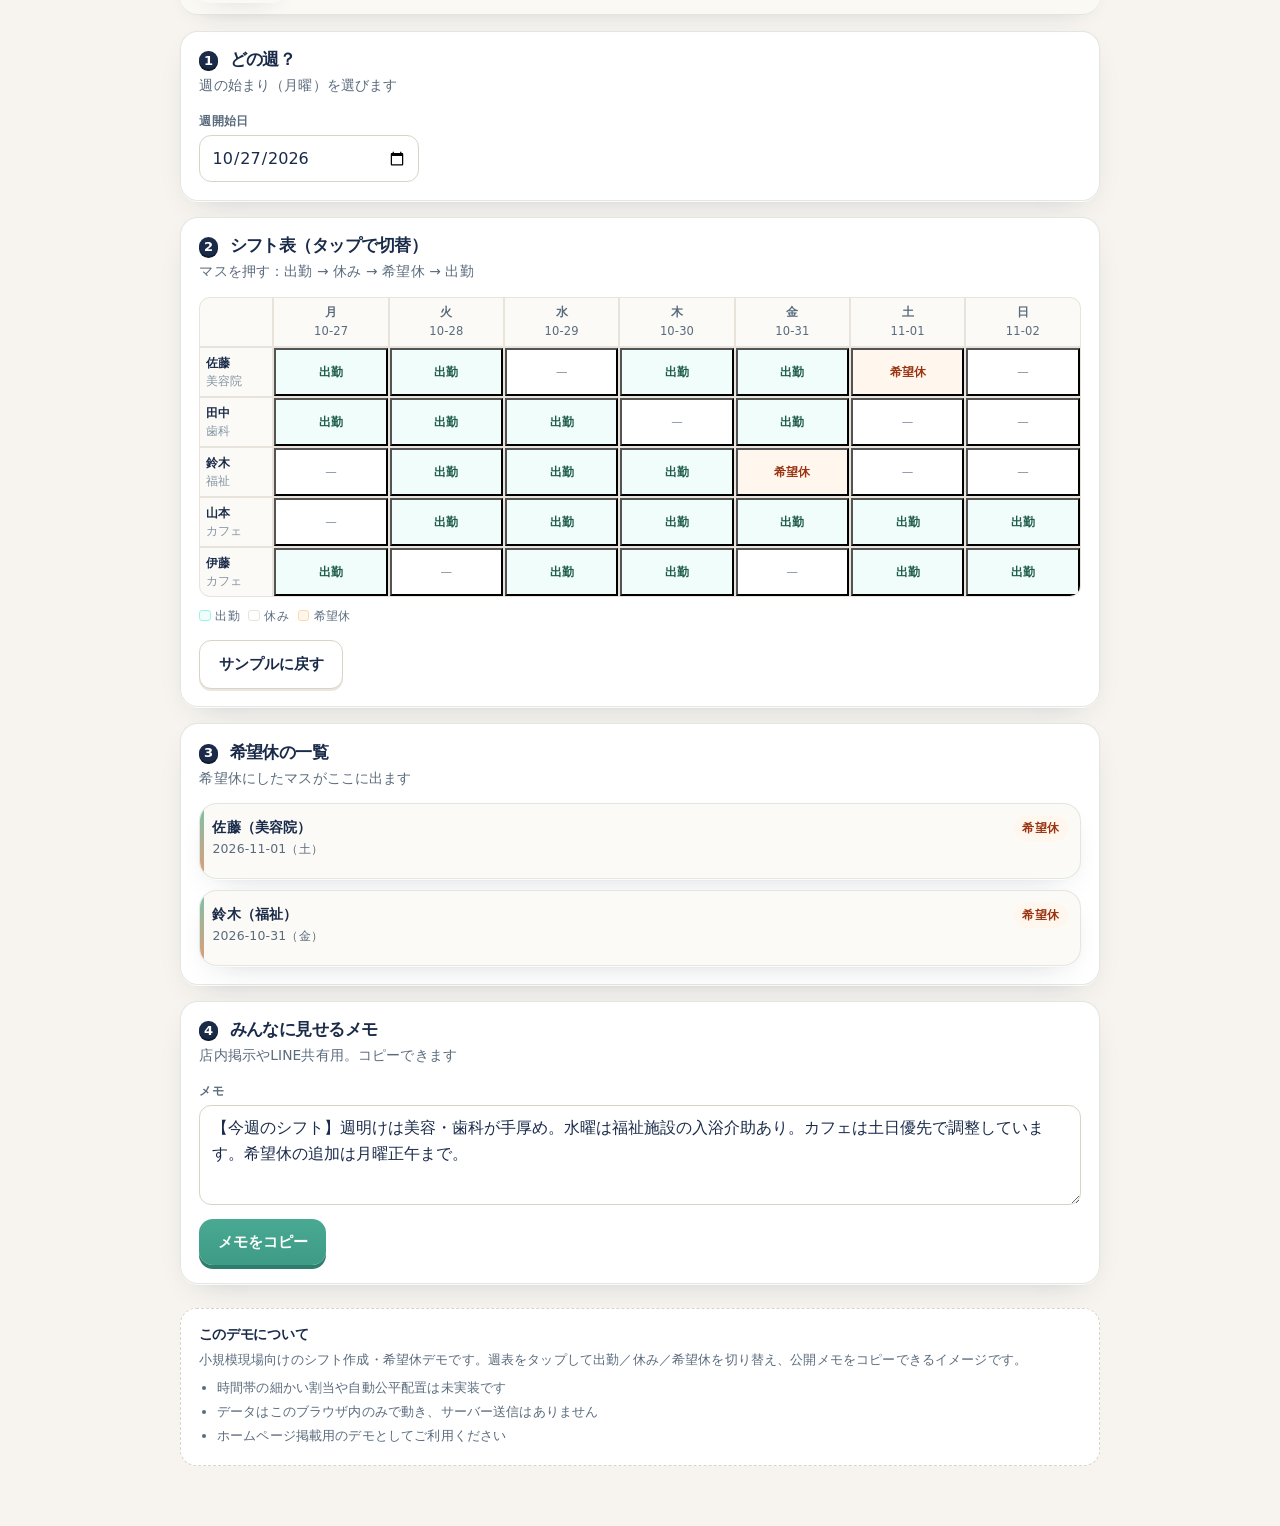
<file: demo-shift.html>
<!DOCTYPE html>
<html lang="ja">
<head>
<meta charset="UTF-8">
<meta name="viewport" content="width=device-width, initial-scale=1, viewport-fit=cover">
<title>サンプルデモ｜シフト作成・希望休</title>
<meta name="description" content="小規模現場向けの週間シフトと希望休のポートフォリオサンプル。">
<style>
:root {
    --bg: #f3f6f4;
    --surface: #ffffff;
    --surface-2: #f7faf8;
    --ink: #172b3e;
    --ink-muted: #586677;
    --ink-faint: #8494a3;
    --line: #e2e8e4;
    --line-strong: #c9d5cf;
    --accent: #0d9488;
    --accent-hover: #0f766e;
    --accent-soft: #d7ebe5;
    --accent-ink: #115e59;
    --warn-soft: #fff7ed;
    --warn-ink: #9a3412;
    --warn-border: #fed7aa;
    --danger: #b91c1c;
    --danger-soft: #fef2f2;
    --ok-soft: #ecfdf5;
    --ok-ink: #047857;
    --radius: 16px;
    --radius-sm: 11px;
    --shadow: 0 1px 0 rgba(23, 43, 62, 0.04), 0 10px 28px -18px rgba(23, 43, 62, 0.22);
    --shadow-sm: 0 1px 2px rgba(23, 43, 62, 0.05);
    --shadow-hover: 0 14px 32px -16px rgba(23, 43, 62, 0.2);
    --radius-lg: 18px;
    --font: "Hiragino Sans", "Hiragino Kaku Gothic ProN", "Noto Sans JP", "Yu Gothic UI", "Yu Gothic", Meiryo, system-ui, -apple-system, sans-serif;
    --mono: ui-monospace, "SF Mono", Menlo, Consolas, monospace;
    --max: 920px;
  }
  *, *::before, *::after { box-sizing: border-box; }
  html { -webkit-text-size-adjust: 100%; scroll-behavior: smooth; }
  body {
    margin: 0;
    font-family: var(--font);
    color: var(--ink);
    background: var(--bg);
    line-height: 1.6;
    font-size: 15px;
    -webkit-font-smoothing: antialiased;
  }
  button, input, select, textarea { font: inherit; color: inherit; }
  button { cursor: pointer; }
  button:disabled { cursor: not-allowed; opacity: 0.45; }
  h1, h2, h3 { margin: 0; line-height: 1.3; font-weight: 700; letter-spacing: -0.02em; }
  p { margin: 0; }
  a { color: var(--accent); }
  .wrap {
    width: min(100% - 1.5rem, var(--max));
    margin-inline: auto;
    padding-bottom: 3rem;
  }
  .banner {
    background: linear-gradient(135deg, #0f766e 0%, #0d9488 55%, #14b8a6 100%);
    color: #fff;
    padding: 1.1rem 0 1.25rem;
  }
  .banner .wrap { padding-bottom: 0; }
  .banner-kicker {
    display: inline-flex;
    align-items: center;
    gap: 0.4rem;
    font-size: 0.75rem;
    font-weight: 700;
    letter-spacing: 0.06em;
    text-transform: uppercase;
    opacity: 0.92;
    background: rgba(255,255,255,0.16);
    border: 1px solid rgba(255,255,255,0.22);
    padding: 0.25rem 0.6rem;
    border-radius: 999px;
    margin-bottom: 0.65rem;
  }
  .banner h1 {
    font-size: clamp(1.25rem, 4vw, 1.65rem);
    font-weight: 800;
    margin-bottom: 0.4rem;
  }
  .banner p {
    font-size: 0.92rem;
    opacity: 0.92;
    max-width: 38rem;
  }
  .banner-note {
    margin-top: 0.7rem;
    display: inline-block;
    font-size: 0.8rem;
    background: rgba(0,0,0,0.18);
    padding: 0.3rem 0.65rem;
    border-radius: 8px;
  }
  .features {
    display: grid;
    grid-template-columns: repeat(auto-fit, minmax(140px, 1fr));
    gap: 0.6rem;
    margin: -1.1rem 0 1.25rem;
    position: relative;
    z-index: 1;
  }
  .feature {
    background: var(--surface);
    border: 1px solid var(--line);
    border-radius: var(--radius-sm);
    padding: 0.75rem 0.85rem;
    box-shadow: var(--shadow-sm);
  }
  .feature strong {
    display: block;
    font-size: 0.82rem;
    color: var(--accent-ink);
    margin-bottom: 0.15rem;
  }
  .feature span {
    font-size: 0.78rem;
    color: var(--ink-muted);
  }
  .hero-bar {
    position: sticky;
    top: 0;
    z-index: 20;
    background: rgba(244, 247, 248, 0.92);
    backdrop-filter: blur(10px);
    -webkit-backdrop-filter: blur(10px);
    border-bottom: 1px solid var(--line);
    margin: 0 0 1rem;
    padding: 0.65rem 0.75rem;
    width: 100%;
    max-width: 100%;
    box-sizing: border-box;
  }
  .hero-inner {
    display: flex;
    flex-wrap: wrap;
    align-items: center;
    gap: 0.75rem 1.25rem;
    justify-content: space-between;
  }
  .hero-metric { display: flex; flex-direction: column; gap: 0.1rem; }
  .hero-metric .label {
    font-size: 0.72rem;
    color: var(--ink-muted);
    font-weight: 600;
  }
  .hero-metric .value {
    font-size: clamp(1.15rem, 3.5vw, 1.45rem);
    font-weight: 800;
    color: var(--accent-ink);
    letter-spacing: -0.03em;
    font-variant-numeric: tabular-nums;
  }
  .hero-meta { display: flex; flex-wrap: wrap; gap: 0.45rem; }
  .pill {
    font-size: 0.75rem;
    font-weight: 600;
    color: var(--ink-muted);
    background: var(--surface);
    border: 1px solid var(--line);
    border-radius: 999px;
    padding: 0.28rem 0.7rem;
  }
  .card {
    background: var(--surface);
    border: 1px solid var(--line);
    border-radius: var(--radius);
    box-shadow: var(--shadow);
    padding: 1.1rem 1.15rem;
    margin-bottom: 1rem;
  }
  .card-head {
    display: flex;
    align-items: flex-start;
    justify-content: space-between;
    gap: 0.75rem;
    margin-bottom: 0.9rem;
  }
  .card-head h2 { font-size: 1.02rem; }
  .card-head .sub {
    font-size: 0.8rem;
    color: var(--ink-muted);
    margin-top: 0.2rem;
    font-weight: 400;
  }
  .field { display: flex; flex-direction: column; gap: 0.28rem; }
  .field label {
    font-size: 0.78rem;
    font-weight: 650;
    color: var(--ink-muted);
  }
  .field input, .field select, .field textarea {
    width: 100%;
    border: 1px solid var(--line-strong);
    background: var(--surface);
    border-radius: 9px;
    padding: 0.55rem 0.7rem;
    outline: none;
    transition: border-color 0.15s, box-shadow 0.15s;
  }
  .field textarea { min-height: 5rem; resize: vertical; }
  .field input:focus, .field select:focus, .field textarea:focus {
    border-color: var(--accent);
    box-shadow: 0 0 0 3px var(--accent-soft);
  }
  .grid-2 {
    display: grid;
    grid-template-columns: 1fr 1fr;
    gap: 0.75rem;
  }
  .grid-3 {
    display: grid;
    grid-template-columns: 1fr;
    gap: 0.75rem;
  }
  @media (min-width: 640px) {
    .grid-3 { grid-template-columns: 1fr 1fr 1fr; }
  }
  .btn {
    display: inline-flex;
    align-items: center;
    justify-content: center;
    gap: 0.35rem;
    border-radius: 9px;
    border: 1px solid transparent;
    padding: 0.55rem 0.9rem;
    font-size: 0.88rem;
    font-weight: 650;
    transition: background 0.15s, border-color 0.15s, color 0.15s, transform 0.05s;
  }
  .btn:active:not(:disabled) { transform: translateY(1px); }
  .btn-primary { background: var(--accent); color: #fff; }
  .btn-primary:hover:not(:disabled) { background: var(--accent-hover); }
  .btn-ghost {
    background: var(--surface);
    border-color: var(--line-strong);
    color: var(--ink);
  }
  .btn-ghost:hover:not(:disabled) { background: var(--surface-2); }
  .btn-danger {
    background: var(--danger-soft);
    color: var(--danger);
    border-color: #fecaca;
  }
  .btn-danger:hover:not(:disabled) { background: #fee2e2; }
  .btn-sm { padding: 0.35rem 0.65rem; font-size: 0.78rem; }
  .btn-row {
    display: flex;
    flex-wrap: wrap;
    gap: 0.5rem;
    margin-top: 0.85rem;
  }
  .chips {
    display: flex;
    flex-wrap: wrap;
    gap: 0.45rem;
    margin-bottom: 0.85rem;
  }
  .chip {
    border: 1px solid var(--line-strong);
    background: var(--surface-2);
    color: var(--ink);
    border-radius: 999px;
    padding: 0.4rem 0.85rem;
    font-size: 0.84rem;
    font-weight: 600;
  }
  .chip[aria-pressed="true"] {
    background: var(--accent-soft);
    border-color: var(--accent);
    color: var(--accent-ink);
  }
  .chip:hover { border-color: var(--accent); }
  .table-wrap {
    overflow-x: auto;
    -webkit-overflow-scrolling: touch;
    border: 1px solid var(--line);
    border-radius: var(--radius-sm);
  }
  table {
    width: 100%;
    border-collapse: collapse;
    font-size: 0.84rem;
    min-width: 480px;
  }
  th, td {
    padding: 0.55rem 0.65rem;
    text-align: left;
    border-bottom: 1px solid var(--line);
    white-space: nowrap;
  }
  th {
    background: var(--surface-2);
    color: var(--ink-muted);
    font-weight: 650;
    font-size: 0.75rem;
  }
  td.num, th.num { text-align: right; font-variant-numeric: tabular-nums; }
  tr:last-child td { border-bottom: none; }
  tr.clickable { cursor: pointer; }
  tr.clickable:hover td { background: #f8fffe; }
  .item-list { display: flex; flex-direction: column; gap: 0.65rem; }
  .item-card {
    border: 1px solid var(--line);
    border-radius: var(--radius-sm);
    background: var(--surface-2);
    padding: 0.75rem;
  }
  .item-card-top {
    display: flex;
    align-items: flex-start;
    justify-content: space-between;
    gap: 0.5rem;
    margin-bottom: 0.45rem;
  }
  .item-card-top .title { font-size: 0.9rem; font-weight: 700; }
  .item-meta { font-size: 0.78rem; color: var(--ink-muted); }
  .badge {
    display: inline-flex;
    align-items: center;
    font-size: 0.72rem;
    font-weight: 700;
    border-radius: 999px;
    padding: 0.2rem 0.55rem;
    white-space: nowrap;
  }
  .badge-ok { background: var(--ok-soft); color: var(--ok-ink); }
  .badge-warn { background: var(--warn-soft); color: var(--warn-ink); }
  .badge-muted { background: var(--surface); color: var(--ink-muted); border: 1px solid var(--line); }
  .badge-accent { background: var(--accent-soft); color: var(--accent-ink); }
  .badge-danger { background: var(--danger-soft); color: var(--danger); }
  .check-list { display: flex; flex-direction: column; gap: 0.4rem; }
  .check-row {
    display: flex;
    align-items: center;
    gap: 0.5rem;
    font-size: 0.88rem;
    padding: 0.4rem 0.55rem;
    background: var(--surface);
    border: 1px solid var(--line);
    border-radius: 8px;
  }
  .check-row input { width: 1.05rem; height: 1.05rem; accent-color: var(--accent); }
  .photo-grid {
    display: grid;
    grid-template-columns: repeat(3, 1fr);
    gap: 0.5rem;
  }
  .photo-slot {
    aspect-ratio: 1;
    border: 1px dashed var(--line-strong);
    border-radius: 10px;
    background: linear-gradient(145deg, #f0fdfa, #ffffff);
    display: flex;
    flex-direction: column;
    align-items: center;
    justify-content: center;
    gap: 0.25rem;
    color: var(--ink-faint);
    font-size: 0.72rem;
    font-weight: 650;
    text-align: center;
    padding: 0.4rem;
  }
  .photo-slot.filled {
    border-style: solid;
    border-color: #99f6e4;
    color: var(--accent-ink);
    background: var(--accent-soft);
  }
  .photo-slot .icon { font-size: 1.25rem; line-height: 1; }
  .toast {
    display: none;
    margin-top: 0.55rem;
    font-size: 0.82rem;
    font-weight: 650;
    color: var(--accent-ink);
    background: var(--accent-soft);
    border-radius: 8px;
    padding: 0.45rem 0.7rem;
  }
  .toast.show { display: block; }
  .footnote {
    margin-top: 1.5rem;
    padding: 1rem 1.1rem;
    border: 1px dashed var(--line-strong);
    border-radius: var(--radius);
    background: var(--surface);
    font-size: 0.82rem;
    color: var(--ink-muted);
  }
  .footnote h3 {
    font-size: 0.88rem;
    color: var(--ink);
    margin-bottom: 0.4rem;
  }
  .footnote ul {
    margin: 0.4rem 0 0;
    padding-left: 1.15rem;
  }
  .footnote li { margin-bottom: 0.2rem; }
  .filter-row {
    display: flex;
    flex-wrap: wrap;
    gap: 0.5rem;
    margin-bottom: 0.75rem;
  }
  .empty {
    text-align: center;
    padding: 1.25rem 0.75rem;
    color: var(--ink-faint);
    font-size: 0.9rem;
  }
  .sr-only {
    position: absolute; width: 1px; height: 1px; padding: 0; margin: -1px;
    overflow: hidden; clip: rect(0,0,0,0); border: 0;
  }

  .week-grid {
    display: grid;
    grid-template-columns: minmax(56px, 72px) repeat(7, minmax(0, 1fr));
    gap: 2px;
    overflow-x: auto;
    -webkit-overflow-scrolling: touch;
    font-size: 0.72rem;
    border: 1px solid var(--line);
    border-radius: var(--radius-sm);
    background: var(--line);
    width: 100%;
    max-width: 100%;
    min-width: 0;
    box-sizing: border-box;
  }
  .week-cell {
    background: var(--surface);
    padding: 0.35rem 0.2rem;
    min-height: 2.6rem;
    min-width: 0;
    text-align: center;
    overflow-wrap: anywhere;
    word-break: break-word;
  }
  .week-cell.head {
    background: var(--surface-2);
    font-weight: 700;
    color: var(--ink-muted);
    min-height: auto;
  }
  .week-cell.name {
    text-align: left;
    font-weight: 700;
    font-size: 0.72rem;
    padding-left: 0.35rem;
    padding-right: 0.2rem;
    background: var(--surface-2);
  }
  @media (max-width: 430px) {
    .week-grid {
      font-size: 0.64rem;
      grid-template-columns: minmax(48px, 58px) repeat(7, minmax(0, 1fr));
    }
    .week-cell { padding: 0.3rem 0.12rem; min-height: 2.4rem; }
    .week-cell.name { font-size: 0.64rem; padding-left: 0.25rem; }
  }
  .week-cell.shift {
    cursor: pointer;
    font-weight: 650;
    color: var(--accent-ink);
    background: #f0fdfa;
  }
  .week-cell.shift.off {
    color: var(--ink-faint);
    background: var(--surface);
    font-weight: 500;
  }
  .week-cell.shift.wish {
    background: var(--warn-soft);
    color: var(--warn-ink);
  }
  .week-cell.shift:hover { outline: 2px solid var(--accent); outline-offset: -2px; }
  .legend {
    display: flex;
    flex-wrap: wrap;
    gap: 0.55rem;
    margin-top: 0.65rem;
    font-size: 0.75rem;
    color: var(--ink-muted);
  }
  .legend span::before {
    content: "";
    display: inline-block;
    width: 0.7rem;
    height: 0.7rem;
    border-radius: 3px;
    margin-right: 0.3rem;
    vertical-align: -1px;
  }
  .leg-on::before { background: #f0fdfa; border: 1px solid #99f6e4; }
  .leg-off::before { background: #fff; border: 1px solid var(--line); }
  .leg-wish::before { background: var(--warn-soft); border: 1px solid var(--warn-border); }


  /* --- clarity polish --- */
  .demo-nav {
    display: flex;
    align-items: center;
    gap: 0.5rem;
    margin-bottom: 0.75rem;
    flex-wrap: wrap;
  }
  .demo-nav a {
    color: #fff;
    text-decoration: none;
    font-size: 0.82rem;
    font-weight: 700;
    background: rgba(255,255,255,0.16);
    border: 1px solid rgba(255,255,255,0.28);
    padding: 0.45rem 0.85rem;
    border-radius: 999px;
    min-height: 40px;
    display: inline-flex;
    align-items: center;
  }
  .demo-nav a:hover { background: rgba(255,255,255,0.28); }
  .howto {
    background: var(--surface);
    border: 1px solid var(--line);
    border-radius: var(--radius);
    box-shadow: var(--shadow);
    padding: 1rem 1.1rem;
    margin: -0.95rem 0 1.15rem;
    position: relative;
    z-index: 2;
  }
  .howto-title {
    font-size: 0.75rem;
    font-weight: 800;
    color: var(--accent-ink);
    letter-spacing: 0.06em;
    margin-bottom: 0.3rem;
  }
  .howto > p {
    font-size: 0.98rem;
    font-weight: 700;
    color: var(--ink);
    line-height: 1.45;
  }
  .howto .hint {
    margin-top: 0.4rem;
    font-size: 0.86rem;
    font-weight: 500;
    color: var(--ink-muted);
    line-height: 1.5;
  }
  .step-flow {
    display: flex;
    flex-wrap: wrap;
    align-items: center;
    gap: 0.35rem;
    margin-top: 0.7rem;
  }
  .step-flow span {
    display: inline-flex;
    align-items: center;
    background: var(--accent-soft);
    color: var(--accent-ink);
    font-size: 0.8rem;
    font-weight: 750;
    padding: 0.4rem 0.75rem;
    border-radius: 999px;
  }
  .step-flow .arrow {
    background: transparent;
    color: #8a9a9d;
    padding: 0.35rem 0.15rem;
    font-weight: 700;
  }
  .btn {
    min-height: 44px !important;
    padding: 0.7rem 1.15rem !important;
    font-size: 0.94rem !important;
    border-radius: 11px !important;
  }
  .chip {
    min-height: 42px !important;
    padding: 0.55rem 1.05rem !important;
    font-size: 0.92rem !important;
  }
  .empty {
    text-align: center !important;
    padding: 1.5rem 1.1rem !important;
    color: var(--ink-muted) !important;
    font-size: 0.92rem !important;
    background: var(--surface-2) !important;
    border: 1px dashed var(--line-strong) !important;
    border-radius: var(--radius-sm) !important;
    line-height: 1.55 !important;
  }
  .field input,
  .field select,
  .field textarea,
  input[type="month"],
  input[type="date"],
  input[type="time"],
  input[type="number"],
  input[type="text"],
  select,
  textarea {
    min-height: 44px;
    font-size: 16px;
  }
  .field textarea,
  textarea { min-height: 100px; }
  .card-head h2 { font-size: 1.05rem; }
  .card-head .sub { font-size: 0.86rem; }


  .howto {
    border: 2px solid var(--accent);
    background: linear-gradient(180deg, #f0fdfa 0%, #ffffff 55%);
  }
  .howto-title {
    display: inline-flex;
    align-items: center;
    gap: 0.35rem;
    font-size: 0.78rem;
    background: var(--accent-soft);
    padding: 0.2rem 0.55rem;
    border-radius: 999px;
    margin-bottom: 0.55rem;
  }
  .howto > p { font-size: 1.02rem; }
  .howto .hint {
    margin-top: 0.55rem;
    padding: 0.55rem 0.7rem;
    background: #fff;
    border: 1px dashed var(--line-strong);
    border-radius: 10px;
    font-size: 0.88rem;
    font-weight: 650;
    color: var(--ink);
  }
  .step-flow { margin-top: 0.85rem; gap: 0.4rem; }
  .step-flow span {
    font-size: 0.84rem;
    padding: 0.5rem 0.85rem;
    box-shadow: 0 1px 0 rgba(13,148,136,0.15);
  }
  .card-head h2 {
    display: flex;
    align-items: center;
    gap: 0.45rem;
    flex-wrap: wrap;
  }
  .step-badge {
    display: inline-flex;
    align-items: center;
    justify-content: center;
    min-width: 1.7rem;
    height: 1.7rem;
    padding: 0 0.4rem;
    border-radius: 999px;
    background: var(--accent);
    color: #fff;
    font-size: 0.78rem;
    font-weight: 800;
    letter-spacing: 0;
  }


.howto .for-whom{font-size:0.84rem;font-weight:700;color:#115e59;background:#e7f7f2;border:1px solid #b7e5d8;border-radius:12px;padding:0.65rem 0.8rem;margin:0.4rem 0 0.7rem;line-height:1.5}
.howto .for-whom strong{font-weight:800}
.howto .for-whom strong{font-weight:800}



/* ===== WATA LAB quality polish v5 ===== */
:root{
  --wl-navy:#172b3e;
  --wl-teal:#0d9488;
  --wl-teal-deep:#0f766e;
  --wl-orange:#f58c65;
  --wl-orange-deep:#d97957;
  --wl-cream:#f7f6ef;
  --wl-cream-2:#fbfaf5;
  --wl-muted:#4f5f70;
  --wl-line:#e2e6e0;
  --wl-shadow:0 1px 0 rgba(255,255,255,.85), 0 14px 36px -22px rgba(23,43,62,.32);
  --wl-shadow-hover:0 22px 44px -18px rgba(23,43,62,.28);
  --wl-radius:20px;
  --wl-ease:cubic-bezier(.22,.7,.25,1);
}
html{-webkit-font-smoothing:antialiased;text-rendering:optimizeLegibility;scroll-behavior:smooth}
body{background:var(--wl-cream-2)!important;color:var(--wl-navy)}
::selection{background:#ffe0ab;color:#172b3e}
a:focus-visible,button:focus-visible,input:focus-visible,select:focus-visible,textarea:focus-visible,summary:focus-visible,[tabindex]:focus-visible{
  outline:3px solid var(--wl-orange)!important;outline-offset:2px!important;
}
.banner,.top,.app-header{
  background:linear-gradient(145deg,#172b3e 0%,#1a4550 42%,#0d9488 100%)!important;
  box-shadow:0 16px 32px -20px rgba(23,43,62,.5);
}
.banner h1,.top h1,.app-header h1{letter-spacing:-.035em;font-weight:900}
.sample-banner,.sample-strip{
  background:linear-gradient(90deg,#7a3b2e,#5c3d2e)!important;
  font-size:12px!important;font-weight:800;padding:10px 14px!important;
  letter-spacing:.02em;text-align:center;color:#fff;
}
.sample-banner strong,.sample-strip strong{
  background:rgba(255,255,255,.18);padding:2px 8px;border-radius:999px;margin-right:6px;
}
.howto,.howto-strip{
  background:linear-gradient(180deg,#fffdf8 0%,#f3faf7 100%)!important;
  border:1px solid #d7e8e1!important;
  border-radius:18px!important;
  box-shadow:var(--wl-shadow);
  padding:1.15rem 1.2rem!important;
  margin:1.1rem 0 1.25rem!important;
}
.howto::before,.howto-strip::before{display:none!important}
.howto-title{
  display:flex;align-items:center;gap:.5rem;
  font-size:1.05rem!important;font-weight:900!important;letter-spacing:-.025em;
  color:var(--wl-navy)!important;margin:0 0 .5rem!important;
}
.howto .for-whom,.howto-strip .for-whom,.for-whom{
  background:#fff!important;border:1px solid #c9ded5!important;
  color:#1f5c4a!important;border-radius:14px!important;
  padding:.75rem .9rem!important;margin:.4rem 0 .75rem!important;
  box-shadow:0 1px 0 rgba(255,255,255,.85);line-height:1.55;font-weight:700;
}
.howto .steps,.howto-strip .steps,.step-flow{display:flex;flex-wrap:wrap;gap:7px;margin-top:10px;align-items:center}
.howto .steps span,.howto-strip .steps span,.howto .hint span,.step-flow span{
  background:#fff;border:1px solid #d5e4de;border-radius:999px;
  padding:6px 12px;font-size:11.5px;font-weight:800;color:#2f6b5a;
  box-shadow:0 1px 0 rgba(23,43,62,.04);
}
.step-flow .arrow{border:none!important;background:transparent!important;box-shadow:none!important;color:#9aab9f;padding:0 2px!important}
.card,.panel,.feature,.item-card,.staff-card,.day-card,.inv-card,.book-card,.report-card,.tile,.shift-cell{
  transition:transform .18s var(--wl-ease),box-shadow .18s,border-color .18s;
  border-radius:var(--wl-radius)!important;
}
.card,.panel,.feature,.item-card,.staff-card,.day-card,.inv-card,.book-card,.report-card{
  box-shadow:var(--wl-shadow)!important;
}
.card:hover,.feature:hover,.book-card:hover,.inv-card:hover,.report-card:hover{
  box-shadow:var(--wl-shadow-hover)!important;border-color:#b7e5d8;
}
.overlay .panel:hover,.wl-coach .panel:hover{box-shadow:var(--wl-shadow)!important;border-color:transparent;transform:none!important}
a.card:hover{transform:translateY(-4px)}
.btn,.chip,button.primary,button.accent,.btn-primary,.composer button,.quick .chip,button[type="submit"]{
  transition:transform .12s var(--wl-ease),box-shadow .12s,background .12s,border-color .12s!important;
}
.btn-primary,.composer button,button.primary,button.accent,button[type="submit"].primary{
  box-shadow:0 4px 0 rgba(15,118,110,.35)!important;
  border-radius:14px!important;font-weight:900!important;
}
.btn-primary:hover:not(:disabled),.composer button:hover:not(:disabled),button.primary:hover:not(:disabled){filter:brightness(1.05)}
.btn-primary:active:not(:disabled),.composer button:active:not(:disabled),button.primary:active:not(:disabled){
  transform:translateY(2px)!important;box-shadow:0 2px 0 rgba(15,118,110,.35)!important;
}
input,select,textarea{
  border-radius:12px!important;
  transition:border-color .15s,box-shadow .15s;
}
input:focus,select:focus,textarea:focus{
  border-color:var(--wl-teal)!important;
  box-shadow:0 0 0 3px rgba(13,148,136,.16)!important;
  outline:none;
}
.empty{
  border:1.5px dashed #c9d5cf!important;
  background:
    radial-gradient(circle at 50% 28%,rgba(13,148,136,.08),transparent 42%),
    linear-gradient(180deg,#fff,#f7faf8)!important;
  border-radius:18px!important;
  padding:1.75rem 1.2rem!important;
  color:var(--wl-muted)!important;
  text-align:center;
  font-weight:700;
  line-height:1.75;
}
.empty:before{
  content:"◇";
  display:block;font-size:1.45rem;margin-bottom:.55rem;color:#0d9488;opacity:.8;
}
.empty strong{display:block;color:var(--wl-navy);font-size:1.02rem;margin-bottom:.35rem}
.toast,.notice,.flash{
  border-radius:14px!important;
  box-shadow:var(--wl-shadow)!important;
}
.demo-nav a,.back,.back-lab{
  transition:background .15s,transform .12s,border-color .15s,filter .15s;
  border-radius:999px!important;
}
.banner .demo-nav a:hover,.banner .back:hover,.banner .back-lab:hover,.top .back:hover,.app-header .back:hover{filter:brightness(1.08);transform:translateY(-1px)}
.hero-bar{
  background:rgba(247,246,239,.96)!important;
  border-bottom:1px solid #e2e6e0!important;
  box-shadow:0 8px 20px -18px rgba(23,43,62,.35);
  backdrop-filter:blur(10px);
}
.features .feature{border-radius:16px!important;box-shadow:var(--wl-shadow)!important}
.features .feature:hover{transform:translateY(-2px)}
.wrap{padding-bottom:3.75rem}
.bubble{transition:transform .12s ease, box-shadow .12s}
.row.user .bubble{box-shadow:0 4px 12px rgba(196,120,74,.25)}
.row.bot .bubble{box-shadow:0 2px 10px rgba(44,33,28,.06)}
.chip:hover,.quick .chip:hover{transform:translateY(-1px)}
.panel{border-radius:20px!important;box-shadow:var(--wl-shadow)!important}
.tabbar button,.tabs button,.nav-tabs button{transition:background .15s,color .15s,transform .12s}
.stat,.kpi,.summary-card{
  border-radius:16px!important;box-shadow:var(--wl-shadow)!important;
  transition:transform .18s var(--wl-ease), box-shadow .18s;
}
.kpi:hover,.summary-card:hover{transform:translateY(-2px);box-shadow:var(--wl-shadow-hover)!important}
.shell .stat:hover,.hud .stat:hover,.wl-game .stat:hover{transform:none!important;box-shadow:none!important}
table{border-collapse:separate;border-spacing:0}
th{font-weight:800;letter-spacing:.02em}
tr{transition:background .12s}
/* v5 fixes */
td.empty:before, tr .empty:before { content:none!important; display:none!important; }
.howto.howto-inline, header + .howto, .sample-banner + .howto, .sample-strip + .howto-strip, body > .howto, body > .howto-strip,
.top + .howto{
  border-radius:0!important; margin:0!important; border-left:none!important; border-right:none!important;
}
@media (prefers-reduced-motion: reduce){
  html{scroll-behavior:auto}
  *,*::before,*::after{animation-duration:.01ms!important;animation-iteration-count:1!important;transition-duration:.01ms!important}
}


/* ===== WATA LAB quality polish v7 ===== */
.wl-coach{
  position:fixed;inset:0;z-index:100;background:rgba(12,22,34,.88);
  display:flex;align-items:flex-end;justify-content:center;padding:18px;
  opacity:0;pointer-events:none;transition:opacity .25s ease;
}
.wl-coach.show{opacity:1;pointer-events:auto}
.wl-coach .panel{
  width:min(100%,440px);background:#fff;color:#172b3e;border-radius:24px;
  padding:24px 20px 18px;box-shadow:0 28px 56px -18px rgba(0,0,0,.5);
  transform:translateY(14px);transition:transform .28s cubic-bezier(.22,.7,.25,1);
  border:1px solid #e8ebe6;
}
.wl-coach.show .panel{transform:translateY(0)}
.wl-coach .kicker{font-size:11px;font-weight:900;letter-spacing:.1em;color:#c46e51;margin-bottom:8px}
.wl-coach h2{margin:0 0 8px;font-size:1.18rem;letter-spacing:-.03em}
.wl-coach p{margin:0 0 14px;font-size:.9rem;color:#4f5f70;line-height:1.7}
.wl-coach .steps{display:flex;flex-wrap:wrap;gap:7px;margin-bottom:16px}
.wl-coach .steps span{
  background:#eef7f3;border:1px solid #c9ded5;color:#1f5c4a;
  border-radius:999px;padding:7px 12px;font-size:11.5px;font-weight:800;
}
.wl-coach .actions{display:flex;gap:8px}
.wl-coach button{
  flex:1;appearance:none;border:none;border-radius:14px;min-height:50px;
  font-family:inherit;font-weight:900;font-size:14px;cursor:pointer;
}
.wl-coach .go{background:#f58c65;color:#fff;box-shadow:0 4px 0 #d97957}
.wl-coach .skip{background:#f3f5f1;color:#172b3e;border:1px solid #e2e6e0!important}
.wl-pulse{animation:wlPulse 1.35s ease-in-out 3}
@keyframes wlPulse{
  0%,100%{box-shadow:0 4px 0 rgba(15,118,110,.35)}
  50%{box-shadow:0 0 0 7px rgba(245,140,101,.3),0 4px 0 rgba(15,118,110,.35)}
}
.wl-toast{
  position:fixed;left:50%;bottom:max(24px, calc(env(safe-area-inset-bottom, 0px) + var(--wl-toast-lift, 0px)));
  transform:translateX(-50%) translateY(20px);
  background:#172b3e;color:#fff;padding:13px 20px;border-radius:999px;
  font-size:13px;font-weight:800;z-index:90;opacity:0;pointer-events:none;
  transition:opacity .2s, transform .2s;box-shadow:0 16px 32px -14px rgba(0,0,0,.5);
  max-width:min(92vw,440px);text-align:center;
}
.wl-toast.show{opacity:1;transform:translateX(-50%) translateY(0)}

/* v7 visual hard-upgrade */
.wl-sample-strip{
  background:linear-gradient(90deg,#172b3e,#1a4550 55%,#0f766e);
  color:#fff;font-size:12.5px;font-weight:800;letter-spacing:.02em;
  padding:10px 16px;text-align:center;border-bottom:1px solid rgba(255,255,255,.12);
}
.wl-sample-strip strong{
  display:inline-block;background:rgba(245,140,101,.95);color:#fff;
  border-radius:999px;padding:2px 10px;margin-right:8px;font-size:11px;letter-spacing:.04em;
}
.banner{
  background:linear-gradient(145deg,#142536 0%,#1a4550 42%,#0d9488 100%)!important;
  box-shadow:0 18px 40px -22px rgba(23,43,62,.55)!important;
  padding-bottom:1.65rem!important;
}
.banner h1{letter-spacing:-.035em!important;text-shadow:0 1px 0 rgba(0,0,0,.12)}
.banner p{opacity:.95!important;line-height:1.75!important;max-width:40rem}
.banner-kicker,.kicker{
  background:rgba(255,255,255,.16)!important;border:1px solid rgba(255,255,255,.28)!important;
  backdrop-filter:blur(6px);
}
.banner-note,.note{
  background:rgba(0,0,0,.28)!important;border:1px solid rgba(255,255,255,.18)!important;
  border-radius:12px!important;font-weight:700!important;
}
.banner .demo-nav a,.banner .back,.banner .back-lab,.top .back,.app-header .back,.hero-bar .back{
  background:rgba(255,255,255,.14)!important;border:1px solid rgba(255,255,255,.28)!important;
  backdrop-filter:blur(6px);font-weight:800!important;
}
.howto,.howto-strip{
  background:linear-gradient(180deg,#fff,#f4faf7)!important;
  border:1px solid #d5e6df!important;
  border-radius:22px!important;
  box-shadow:0 14px 36px -22px rgba(23,43,62,.28)!important;
  padding:1.15rem 1.15rem 1.05rem!important;
  margin:1.1rem 0 1.25rem!important;
}
.howto-title{
  color:#c46e51!important;font-weight:900!important;letter-spacing:.06em!important;font-size:.72rem!important;
}
.for-whom{
  background:#eef7f3!important;border:1px solid #c9ded5!important;border-radius:14px!important;
  padding:.65rem .8rem!important;font-size:.86rem!important;line-height:1.55!important;
}
.howto .steps span,.step-flow span:not(.arrow){
  background:#172b3e!important;color:#fff!important;border:none!important;
  box-shadow:0 3px 0 #0f1f2e!important;
}
.step-flow .arrow{color:#0d9488!important;font-weight:900!important}
.card,.panel,.panel-card,.box,.section-card{
  border-radius:20px!important;
  box-shadow:0 1px 0 rgba(255,255,255,.9), 0 16px 36px -22px rgba(23,43,62,.28)!important;
  border-color:#e2e6e0!important;
  transition:transform .18s cubic-bezier(.22,.7,.25,1), box-shadow .18s!important;
}
.card:hover{transform:translateY(-2px)}
.overlay .panel:hover,.wl-coach .panel:hover{transform:none}
button.btn-primary,.btn-primary,button.primary,.btn.primary,.composer button[type="submit"],
button.primary-btn,#btnSave,.line-btn,.cta-band a{
  border-radius:14px!important;font-weight:900!important;
  box-shadow:0 4px 0 rgba(15,118,110,.35)!important;
  transition:transform .12s, box-shadow .12s, filter .12s!important;
}
button.btn-primary:hover,.btn-primary:hover,button.primary:hover,.btn.primary:hover,#btnSave:hover{
  transform:translateY(1px);filter:brightness(1.03);
  box-shadow:0 2px 0 rgba(15,118,110,.35)!important;
}
button, .chip, .btn, select, input, textarea{
  transition:border-color .15s, box-shadow .15s, background .15s, transform .12s;
}
input:focus, select:focus, textarea:focus, button:focus-visible, a:focus-visible, .chip:focus-visible{
  outline:3px solid #f58c65!important;outline-offset:2px!important;
}
.hero-bar,.hero-metric,.stat,.kpi,.summary-card{
  border-radius:18px!important;
  box-shadow:0 10px 28px -20px rgba(23,43,62,.3)!important;
}
.empty{
  background:
    radial-gradient(circle at 50% 30%,rgba(13,148,136,.1),transparent 45%),
    linear-gradient(180deg,#fff,#f7faf8)!important;
  border:1px dashed #c9ded5!important;
  border-radius:20px!important;padding:2rem 1.2rem!important;
}
.wl-footer-cta{
  margin:2rem auto 1.5rem;width:min(100% - 1.5rem, 920px);
  padding:1.25rem 1.2rem;border-radius:22px;color:#fff;
  background:linear-gradient(135deg,#172b3e,#1a4550 55%,#0d9488);
  display:flex;flex-wrap:wrap;gap:12px;align-items:center;justify-content:space-between;
  box-shadow:0 18px 40px -20px rgba(23,43,62,.45);
}
.wl-footer-cta strong{display:block;font-size:1.02rem;margin-bottom:.2rem}
.wl-footer-cta p{margin:0;font-size:.84rem;opacity:.9;line-height:1.55}
.wl-footer-cta a{
  background:#f58c65;color:#fff;font-weight:900;border-radius:999px;padding:.8rem 1.15rem;
  box-shadow:0 4px 0 #d97957;text-decoration:none;white-space:nowrap;
}
.sample-banner,.sample-strip{position:relative}
@media (max-width:550px){
  .howto,.howto-strip{border-radius:18px!important;margin:0.85rem 0 1rem!important}
  .wl-footer-cta{border-radius:18px;padding:1.05rem 1rem}
  .wl-footer-cta a{width:100%;text-align:center}
}
@media (prefers-reduced-motion: reduce){
  .wl-pulse{animation:none}
  .wl-coach,.wl-coach .panel,.wl-toast,.card,.panel{transition:none!important}
}



/* ===== sticky LINE + coach clearance v7.2 ===== */
:root{
  --wl-line-bar-h: 0px;
  --wl-toast-lift: 0px;
}
.wl-footer-cta{
  position:fixed!important;
  left:12px;right:12px;
  bottom:calc(10px + env(safe-area-inset-bottom,0px));
  z-index:70;
  margin:0!important;
  width:auto!important;
  max-width:920px;
  margin-inline:auto!important;
  padding:12px 14px!important;
  border-radius:18px!important;
  box-shadow:0 16px 36px -12px rgba(23,43,62,.55)!important;
}
.wl-footer-cta p{display:none}
@media(min-width:640px){
  .wl-footer-cta{left:50%;right:auto;transform:translateX(-50%);width:min(100% - 24px, 720px)!important}
  .wl-footer-cta p{display:block;font-size:.8rem}
}
body.wl-has-linebar{
  padding-bottom:calc(88px + env(safe-area-inset-bottom,0px))!important;
}
body.wl-game{
  padding-bottom:calc(10px + env(safe-area-inset-bottom,0px))!important;
}
body.wl-game .wl-footer-cta,
body.wl-game .wl-coach,
body.wl-game #wlCoach{display:none!important;pointer-events:none!important}
/* Coach sits ABOVE sticky LINE bar */
.wl-coach{
  position:fixed;inset:0;z-index:120!important;
  background:rgba(12,22,34,.9)!important;
  display:flex;align-items:flex-end;justify-content:center;
  padding:16px 16px calc(96px + env(safe-area-inset-bottom,0px))!important;
  opacity:0;pointer-events:none;transition:opacity .2s ease;
}
.wl-coach.show{opacity:1;pointer-events:auto}
.wl-coach .panel{
  width:min(100%,440px);max-height:min(70vh,560px);overflow:auto;
  margin-bottom:0!important;
  transform:translateY(10px);transition:transform .25s cubic-bezier(.22,.7,.25,1);
}
.wl-coach.show .panel{transform:translateY(0)!important}
body:has(.wl-coach.show) .wl-footer-cta,
body.wl-coach-open .wl-footer-cta{
  opacity:0!important;pointer-events:none!important;visibility:hidden!important;
}
.wl-toast{
  z-index:130!important;
  bottom:max(24px, calc(env(safe-area-inset-bottom,0px) + var(--wl-toast-lift, 0px)))!important;
}
body.wl-has-linebar{
  --wl-toast-lift: 84px;
}
body.wl-coach-open{
  --wl-toast-lift: 24px;
}


.wl-coach .steps{margin-top:12px!important;margin-bottom:18px!important;gap:8px!important}
.wl-coach h2{margin-bottom:10px!important}
.wl-coach p{margin-bottom:4px!important}


/* ===== WATA LAB quality polish v8 — cream warm product ===== */
:root{
  --bg:#f7f4ef !important;
  --surface:#ffffff !important;
  --surface-2:#fbfaf6 !important;
  --ink:#1a2b4a !important;
  --ink-muted:#5a6b7d !important;
  --line:#e8e4dc !important;
  --line-strong:#d9d3c8 !important;
  --accent:#3d9b86 !important;
  --accent-hover:#2f7d6c !important;
  --accent-soft:#d7ebe5 !important;
  --accent-ink:#1f5c4a !important;
  --wl-cream:#f7f4ef;
  --wl-navy:#1a2b4a;
  --wl-teal:#5fb8a0;
  --wl-orange:#e08a5c;
}
body{
  background:
    radial-gradient(ellipse 80% 40% at 100% -10%,rgba(215,235,229,.55),transparent 55%),
    radial-gradient(ellipse 60% 35% at -10% 20%,rgba(255,232,220,.4),transparent 50%),
    var(--wl-cream) !important;
  color:var(--wl-navy) !important;
}
.wl-sample-strip{
  background:linear-gradient(90deg,#1a2b4a,#243d5c 50%,#2f6b5a) !important;
  letter-spacing:.01em !important;
}
.wl-sample-strip strong{
  background:rgba(224,138,92,.95) !important;
}
.banner{
  background:
    radial-gradient(circle at 92% 12%,rgba(255,208,138,.28),transparent 34%),
    linear-gradient(145deg,#1a2b4a 0%,#243d5c 42%,#2f6b5a 100%) !important;
  border-bottom:1px solid rgba(255,255,255,.08);
}
.banner h1{font-weight:900 !important}
.feature,.card,.panel,.panel-card,.box,.section-card,.item-card{
  border-radius:18px !important;
  border-color:#e8e4dc !important;
  box-shadow:0 1px 0 rgba(255,255,255,.95), 0 14px 32px -20px rgba(26,43,74,.28) !important;
}
.feature{
  background:linear-gradient(180deg,#fff,#fbfaf6) !important;
}
.feature strong{color:#2f6b5a !important}
.howto,.howto-strip{
  background:
    radial-gradient(circle at 100% 0%,rgba(255,232,220,.55),transparent 42%),
    linear-gradient(180deg,#fff,#f7f4ef) !important;
  border:1px solid #e4ddd2 !important;
  border-radius:20px !important;
}
.for-whom{
  background:#eef7f3 !important;
  border-color:#c9ded5 !important;
}
.btn-primary,.btn.primary,button.primary,#btnSave,button.btn-primary{
  background:linear-gradient(180deg,#4aa992,#3d9b86) !important;
  border:none !important;
  color:#fff !important;
  border-radius:14px !important;
  box-shadow:0 4px 0 #2f7d6c !important;
  font-weight:900 !important;
}
.btn-primary:hover:not(:disabled),.btn.primary:hover:not(:disabled),#btnSave:hover:not(:disabled){
  filter:brightness(1.04);
  transform:translateY(2px);
  box-shadow:0 2px 0 #2f7d6c !important;
}
.btn-ghost,.btn.ghost,button.ghost{
  background:#fff !important;
  border:1px solid #d9d3c8 !important;
  border-radius:12px !important;
  box-shadow:0 2px 0 #ebe6de !important;
}
.chip[aria-pressed="true"],.chip.is-on,.chip.active{
  background:#d7ebe5 !important;
  border-color:#5fb8a0 !important;
  color:#1f5c4a !important;
  box-shadow:0 0 0 3px rgba(95,184,160,.18);
}
.item-card,.booking-card,.shift-cell,.list-item,.row-card{
  position:relative;
  overflow:hidden;
}
.item-card:before,.booking-card:before{
  content:"";position:absolute;left:0;top:0;bottom:0;width:4px;
  background:linear-gradient(180deg,#5fb8a0,#e08a5c);
  opacity:.85;
}
.badge-ok{background:#ecfdf5 !important;color:#047857 !important}
.badge-warn{background:#fff7ed !important;color:#9a3412 !important}
.badge-accent{background:#d7ebe5 !important;color:#1f5c4a !important}
.empty{
  background:
    radial-gradient(circle at 50% 28%,rgba(95,184,160,.14),transparent 46%),
    linear-gradient(180deg,#fff,#f7f4ef) !important;
  border:1.5px dashed #d2cbbf !important;
  border-radius:22px !important;
  color:#5a6b7d !important;
}
.card-head h2,.section-title,h2{
  letter-spacing:-.03em;
}
.step-badge{
  display:inline-grid !important;place-items:center;
  min-width:1.4em;height:1.4em;padding:0 .35em;
  border-radius:999px !important;
  background:#1a2b4a !important;color:#fff !important;
  font-size:.78em !important;font-weight:900 !important;
  margin-right:.35em;
  box-shadow:0 2px 0 #0f1a2c;
}
.wl-footer-cta{
  background:linear-gradient(135deg,#1a2b4a,#243d5c 55%,#2f6b5a) !important;
}
.wl-footer-cta a{
  background:#e08a5c !important;
  box-shadow:0 4px 0 #c46e51 !important;
}
input,select,textarea{
  border-radius:12px !important;
  background:#fff !important;
}
input:focus,select:focus,textarea:focus{
  border-color:#5fb8a0 !important;
  box-shadow:0 0 0 3px rgba(95,184,160,.22) !important;
}
@media(max-width:430px){
  .wrap{width:min(100% - 1.1rem, var(--max)) !important}
  .banner{padding-top:1rem !important}
  .feature{padding:.7rem .75rem !important}
  .card,.panel{border-radius:16px !important}
  .btn,.btn-primary{min-height:46px}
}


/* demo hero art v8 */
.wl-demo-hero{
  margin:0.85rem auto 0.35rem;width:min(100% - 1.5rem, 920px);
  border-radius:22px;overflow:hidden;border:1px solid #e8e4dc;
  box-shadow:0 1px 0 rgba(255,255,255,.95), 0 16px 36px -22px rgba(26,43,74,.28);
  background:#f7f4ef;
}
.wl-demo-hero picture,.wl-demo-hero img{
  display:block;width:100%;height:auto;aspect-ratio:16/10;object-fit:cover;object-position:center;
}
.wl-demo-hero.square picture,.wl-demo-hero.square img{aspect-ratio:1/1;object-fit:cover}
@media(max-width:550px){
  .wl-demo-hero{border-radius:16px;margin:0.7rem auto 0.25rem;width:min(100% - 1.1rem, 920px)}
}
.wl-demo-hero.in-wrap{width:100%;margin:0.85rem 0 1rem}


/* BUG-007: no page-level horizontal scroll @375 */
.hero-bar{margin-left:0!important;margin-right:0!important;width:100%!important;max-width:100%!important;box-sizing:border-box!important}

html{max-width:100%;overflow-x:clip}
body{max-width:100%;overflow-x:clip}
.wrap,main,.card,section,.table-wrap{max-width:100%;min-width:0;box-sizing:border-box}
.table-wrap{width:100%;overflow-x:auto;-webkit-overflow-scrolling:touch}



/* ===== WATA LAB quality polish v9 — contemporary chrome ===== */
:root{
  --wl-font:"Hiragino Sans","Hiragino Kaku Gothic ProN","Noto Sans JP",system-ui,-apple-system,"Segoe UI",Meiryo,sans-serif;
  --wl-shadow:0 1px 0 rgba(255,255,255,.9), 0 1px 2px rgba(23,43,62,.04), 0 12px 32px -18px rgba(23,43,62,.26);
  --wl-shadow-hover:0 1px 0 rgba(255,255,255,.95), 0 16px 36px -14px rgba(23,43,62,.3);
  --wl-radius:18px;
  --wl-ease:cubic-bezier(.22,.7,.25,1);
}
html{-webkit-font-smoothing:antialiased;text-rendering:optimizeLegibility}
body{font-family:var(--wl-font)!important;letter-spacing:.01em}
.banner,.top,.app-header{
  background:linear-gradient(145deg,#1a2b4a 0%,#1a4550 44%,#0d9488 100%)!important;
  box-shadow:0 18px 36px -22px rgba(23,43,62,.48)!important;
}
.banner h1,.top h1,.app-header h1{letter-spacing:-.04em!important;font-feature-settings:"palt" 1}
.howto,.howto-strip,.card,.panel,.feature,.item-card,.staff-card,.day-card,.inv-card,.book-card,.report-card,.tile{
  border-radius:var(--wl-radius)!important;
  box-shadow:var(--wl-shadow)!important;
}
.card,.panel,.feature,.book-card,.inv-card,.report-card,.item-card{
  border:1px solid rgba(226,230,224,.95)!important;
  transition:transform .18s var(--wl-ease),box-shadow .18s,border-color .18s!important;
}
@media(hover:hover){
  a.card:hover,.feature:hover,.book-card:hover,.inv-card:hover,.report-card:hover{
    transform:translateY(-3px);box-shadow:var(--wl-shadow-hover)!important;border-color:#b7e5d8!important;
  }
}
.btn-primary,.composer button,button.primary,button.accent,button[type="submit"].primary,.featured .go{
  border-radius:13px!important;
  box-shadow:0 1px 0 rgba(255,255,255,.25) inset, 0 4px 0 rgba(15,118,110,.32)!important;
  transition:transform .12s var(--wl-ease), box-shadow .12s, filter .12s!important;
}
.btn-primary:active:not(:disabled),.composer button:active:not(:disabled),button.primary:active:not(:disabled){
  transform:translateY(2px)!important;
}
.hero-bar{
  background:rgba(251,250,245,.88)!important;
  backdrop-filter:blur(16px) saturate(1.2)!important;
  -webkit-backdrop-filter:blur(16px) saturate(1.2)!important;
}
.wl-coach .panel{
  border-radius:22px!important;
  box-shadow:0 28px 56px -20px rgba(0,0,0,.48)!important;
  border:1px solid rgba(232,235,230,.9)!important;
}
.wl-demo-hero{
  border-radius:20px!important;
  box-shadow:var(--wl-shadow)!important;
  border-color:#e8e4dc!important;
}
.chip,.quick .chip,.filters button,.back,.demo-nav a{
  transition:transform .12s var(--wl-ease), background .15s, border-color .15s, filter .15s!important;
}
.chip:active,.quick .chip:active,.filters button:active{transform:scale(.97)}
input,select,textarea{border-radius:12px!important}
.empty{border-radius:16px!important}

</style>
</head>
<body>
    <div class="wl-sample-strip"><strong>サンプル／架空</strong>触って試せる見本です。データは端末内だけ／サーバーには送りません。</div>
<header class="banner">
    <div class="wrap">
      <div class="demo-nav">
        <a href="index.html#demos">← サンプル一覧へ</a>
        <a href="demo-index.html">デモ一覧</a>
      </div>
      <div class="banner-kicker">業務サンプル</div>
      <h1>シフト・希望休</h1>
      <p>週の表をタップするだけで、出勤・休み・希望休を切り替えられます。</p>
      <div class="banner-note">サンプル／架空 · 触って試せるデモです</div>
    </div>
  </header>

  <main class="wrap">
    <section class="howto" aria-label="このデモでできること">
      <div class="howto-title">まずここを見る</div>
      <p class="for-whom"><strong>誰向け・困りごと</strong>　少人数の店・教室向け／シフトと希望休のやり取りが散らかる</p>
      <div class="steps" aria-hidden="true"><span>① 週を選ぶ</span><span>② マスをタップ</span><span>③ メモをコピー</span></div>
      <p>マスをタップするたびに「出勤 → 休み → 希望休」と切り替わります。</p>
      <p class="hint">やり方：①週を選ぶ → ②表のマスをタップ → ③必要なら下のメモをコピー</p>
      <div class="step-flow" aria-hidden="true">
        <span>① 週を選ぶ</span><span class="arrow">→</span>
        <span>② タップで切替</span><span class="arrow">→</span>
        <span>③ メモ共有</span>
      </div>
    </section>

    <figure class="wl-demo-hero square in-wrap" aria-hidden="true">
      <picture>
        <source srcset="assets/calendar-desk.webp" type="image/webp">
        <img src="assets/calendar-desk.jpg" width="1100" height="1100" alt="" loading="lazy" decoding="async">
      </picture>
    </figure>


    <div class="hero-bar" aria-live="polite">
      <div class="hero-inner">
        <div class="hero-metric">
          <span class="label">今週の出勤コマ数</span>
          <span class="value" id="metricShifts">0</span>
        </div>
        <div class="hero-meta">
          <span class="pill" id="metricWish">希望休 0</span>
          <span class="pill" id="metricWeek">2026-10-27 週</span>
        </div>
      </div>
    </div>

    <section class="card">
      <div class="card-head">
        <div>
          <h2><span class="step-badge">1</span>どの週？</h2>
          <p class="sub">週の始まり（月曜）を選びます</p>
        </div>
      </div>
      <div class="field" style="max-width:220px;">
        <label for="weekStart">週開始日</label>
        <input id="weekStart" type="date" value="2026-10-27">
      </div>
    </section>

    <section class="card">
      <div class="card-head">
        <div>
          <h2><span class="step-badge">2</span>シフト表（タップで切替）</h2>
          <p class="sub">マスを押す：出勤 → 休み → 希望休 → 出勤</p>
        </div>
      </div>
      <div class="week-grid" id="weekGrid" aria-label="週間シフト"></div>
      <div class="legend">
        <span class="leg-on">出勤</span>
        <span class="leg-off">休み</span>
        <span class="leg-wish">希望休</span>
      </div>
      <div class="btn-row">
        <button type="button" class="btn btn-ghost" id="btnResetWeek">サンプルに戻す</button>
      </div>
    </section>

    <section class="card">
      <div class="card-head">
        <div>
          <h2><span class="step-badge">3</span>希望休の一覧</h2>
          <p class="sub">希望休にしたマスがここに出ます</p>
        </div>
      </div>
      <div class="item-list" id="wishList"></div>
    </section>

    <section class="card">
      <div class="card-head">
        <div>
          <h2><span class="step-badge">4</span>みんなに見せるメモ</h2>
          <p class="sub">店内掲示やLINE共有用。コピーできます</p>
        </div>
      </div>
      <div class="field">
        <label for="publicMemo">メモ</label>
        <textarea id="publicMemo">【今週のシフト】週明けは美容・歯科が手厚め。水曜は福祉施設の入浴介助あり。カフェは土日優先で調整しています。希望休の追加は月曜正午まで。</textarea>
      </div>
      <div class="btn-row">
        <button type="button" class="btn btn-primary" id="btnCopyMemo">メモをコピー</button>
      </div>
      <div class="toast" id="toast" role="status">メモをコピーしました</div>
    </section>

    <aside class="footnote">
      <h3>このデモについて</h3>
      <p>小規模現場向けのシフト作成・希望休デモです。週表をタップして出勤／休み／希望休を切り替え、公開メモをコピーできるイメージです。</p>
      <ul>
        <li>時間帯の細かい割当や自動公平配置は未実装です</li>
        <li>データはこのブラウザ内のみで動き、サーバー送信はありません</li>
        <li>ホームページ掲載用のデモとしてご利用ください</li>
      </ul>
    </aside>
  </main>

<script>

(function () {
  "use strict";
  var days = ["月","火","水","木","金","土","日"];
  var staff = [
    { id: "a", name: "佐藤", shop: "美容院" },
    { id: "b", name: "田中", shop: "歯科" },
    { id: "c", name: "鈴木", shop: "福祉" },
    { id: "d", name: "山本", shop: "カフェ" },
    { id: "e", name: "伊藤", shop: "カフェ" }
  ];
  // status: on | off | wish
  var defaultGrid = {
    a: ["on","on","off","on","on","wish","off"],
    b: ["on","on","on","off","on","off","off"],
    c: ["off","on","on","on","wish","off","off"],
    d: ["off","on","on","on","on","on","on"],
    e: ["on","off","on","on","off","on","on"]
  };
  var grid = JSON.parse(JSON.stringify(defaultGrid));

  function cycle(s) {
    return s === "on" ? "off" : s === "off" ? "wish" : "on";
  }
  function label(s) {
    return s === "on" ? "出勤" : s === "wish" ? "希望休" : "—";
  }
  function cls(s) {
    return "week-cell shift" + (s === "off" ? " off" : s === "wish" ? " wish" : "");
  }
  function addDays(iso, n) {
    var d = new Date(iso + "T12:00:00");
    d.setDate(d.getDate() + n);
    var m = String(d.getMonth()+1).padStart(2,"0");
    var day = String(d.getDate()).padStart(2,"0");
    return d.getFullYear() + "-" + m + "-" + day;
  }
  function copyText(t) {
    if (navigator.clipboard && navigator.clipboard.writeText) {
      return navigator.clipboard.writeText(t);
    }
    var ta = document.createElement("textarea");
    ta.value = t; document.body.appendChild(ta); ta.select();
    try { document.execCommand("copy"); } catch (e) {}
    document.body.removeChild(ta);
    return Promise.resolve();
  }

  function render() {
    var start = document.getElementById("weekStart").value || "2026-10-27";
    document.getElementById("metricWeek").textContent = start + " 週";
    var html = '<div class="week-cell head"></div>';
    days.forEach(function (d, i) {
      html += '<div class="week-cell head">' + d + '<br><span style="font-weight:500">' + addDays(start, i).slice(5) + '</span></div>';
    });
    var onCount = 0, wishCount = 0;
    staff.forEach(function (s) {
      html += '<div class="week-cell name">' + s.name + '<br><span style="font-weight:500;color:var(--ink-faint)">' + s.shop + '</span></div>';
      grid[s.id].forEach(function (st, i) {
        if (st === "on") onCount++;
        if (st === "wish") wishCount++;
        html += '<button type="button" class="' + cls(st) + '" data-sid="' + s.id + '" data-day="' + i + '">' + label(st) + '</button>';
      });
    });
    document.getElementById("weekGrid").innerHTML = html;
    document.getElementById("metricShifts").textContent = String(onCount);
    document.getElementById("metricWish").textContent = "希望休 " + wishCount;

    var wishes = [];
    staff.forEach(function (s) {
      grid[s.id].forEach(function (st, i) {
        if (st === "wish") {
          wishes.push({ name: s.name, shop: s.shop, date: addDays(start, i), day: days[i] });
        }
      });
    });
    var box = document.getElementById("wishList");
    if (!wishes.length) {
      box.innerHTML = '<div class="empty"><strong>今週の希望休はまだありません</strong><br>上の表でマスをタップして「希望休」にしてみてください<br><span style="font-size:12px;opacity:.8">シフト見本です。データは端末内だけ</span></div>';
    } else {
      box.innerHTML = wishes.map(function (w) {
        return '<article class="item-card"><div class="item-card-top"><div><div class="title">' +
          w.name + '（' + w.shop + '）</div><div class="item-meta">' + w.date + '（' + w.day + '）</div></div>' +
          '<span class="badge badge-warn">希望休</span></div></article>';
      }).join("");
    }
  }

  render();
  document.getElementById("weekStart").addEventListener("change", render);
  document.getElementById("weekGrid").addEventListener("click", function (e) {
    var btn = e.target.closest("[data-sid]");
    if (!btn) return;
    var sid = btn.getAttribute("data-sid");
    var day = +btn.getAttribute("data-day");
    grid[sid][day] = cycle(grid[sid][day]);
    render();
  });
  document.getElementById("btnResetWeek").addEventListener("click", function () {
    grid = JSON.parse(JSON.stringify(defaultGrid));
    render();
  });
  document.getElementById("btnCopyMemo").addEventListener("click", function () {
    var t = document.getElementById("publicMemo").value;
    copyText(t).then(function () {
      var toast = document.getElementById("toast");
      toast.classList.add("show");
      setTimeout(function () { toast.classList.remove("show"); }, 1600);
    });
  });
})();

</script>

<script>
/* WATA LAB demo UX v7.2 — sticky LINE + coach clearance */
(function(){
  if(window.__wlDemoV7) return; window.__wlDemoV7 = true;
  var page = (location.pathname.split('/').pop() || 'index').split('?')[0];
  var key = 'wl-demo-coach-v7:' + page;
  var isGame = /^(demo-smash|demo-puzzle)\.html$/.test(page)
    || document.body.classList.contains('wl-game')
    || !!document.querySelector('#c, #startOv, #startOverlay');
  function $(s, r){ return (r||document).querySelector(s); }
  if(isGame) document.body.classList.add('wl-game');

  function toast(msg){
    var t = $('.wl-toast');
    if(!t){ t=document.createElement('div'); t.className='wl-toast'; t.setAttribute('role','status'); document.body.appendChild(t); }
    t.textContent = msg; t.classList.add('show');
    clearTimeout(t._tm); t._tm=setTimeout(function(){ t.classList.remove('show'); }, 1900);
  }
  window.wlToast = toast;

  if(!$('.wl-sample-strip') && !$('.sample-banner') && !$('.sample-strip')){
    var strip=document.createElement('div');
    strip.className='wl-sample-strip';
    strip.innerHTML='<strong>サンプル／架空</strong>触って試せる見本です。データは端末内だけ／サーバーには送りません。';
    document.body.insertBefore(strip, document.body.firstChild);
  }

  function killCoach(){
    document.body.classList.remove('wl-coach-open');
    document.querySelectorAll('.wl-coach, #wlCoach').forEach(function(el){
      el.classList.remove('show');
      el.remove();
    });
  }

  function addFooter(){
    if(isGame) return;
    try{ if(sessionStorage.getItem('wl-linebar-dismissed')==='1') return; }catch(e){}
    if($('.wl-footer-cta') || location.pathname.includes('demo-index')) return;
    var foot=document.createElement('div');
    foot.className='wl-footer-cta';
    foot.setAttribute('role','complementary');
    foot.innerHTML='<div><strong>使えそうだったら、公式LINEへ。</strong><p>相談・見積は無料。サンプル感想だけでも大丈夫です。</p></div>'+
      '<a href="https://lin.ee/n3TOIyU" target="_blank" rel="noopener">公式LINEで相談 ↗</a>';
    document.body.appendChild(foot);
    document.body.classList.add('wl-has-linebar');
    document.documentElement.style.setProperty('--wl-toast-lift', '84px');
  }

  function seen(){ try{ return localStorage.getItem(key)==='1'; }catch(e){ return false; } }
  function mark(){ try{ localStorage.setItem(key,'1'); }catch(e){} }
  function primaryBtn(){
    return $('button.btn-primary, .composer button, button.primary, .btn.primary, #btnSave, #btnStart, #startBtn, button[type="submit"], .quick .chip, .chip-row .chip');
  }
  function stepsFromHowto(){
    var nodes = document.querySelectorAll('.howto > .steps span, .howto-strip .steps span');
    if(!nodes.length) nodes = document.querySelectorAll('.howto .steps span');
    if(!nodes.length) nodes = document.querySelectorAll('.step-flow span:not(.arrow)');
    var out=[], seen={};
    nodes.forEach(function(n){
      var t=n.textContent.trim();
      if(!t || t==='→' || seen[t]) return;
      seen[t]=1; out.push(t);
    });
    return out.slice(0,4);
  }

  function dismissCoach(el, go){
    if(!el) return;
    el.classList.remove('show');
    document.body.classList.remove('wl-coach-open');
    mark();
    setTimeout(function(){
      if(el && el.parentNode) el.remove();
      addFooter();
    }, 180);
    if(go){
      var b=primaryBtn();
      if(b){ b.classList.add('wl-pulse'); try{b.focus({preventScroll:false});}catch(err){} }
      toast('オレンジの案内どおりに触ってみてください');
    }
  }

  function buildCoach(){
    // Games: never coach, never sticky LINE (keeps smash/puzzle playable)
    if(isGame){ killCoach(); return; }
    if(seen()){ addFooter(); return; }
    killCoach();
    var title = (document.querySelector('h1')||{}).textContent || 'このデモの使い方';
    var forWhomEl = document.querySelector('.for-whom');
    var forWhom = forWhomEl ? forWhomEl.textContent : 'サンプル／架空です。端末内だけで動きます。';
    var steps = stepsFromHowto();
    if(!steps.length) steps = ['① 案内どおりに触る','② 結果を見る','③ 一覧へ戻る'];
    var el=document.createElement('div'); el.className='wl-coach'; el.id='wlCoach';
    el.innerHTML = '<div class="panel" role="dialog" aria-modal="true" aria-label="デモの始め方">'+
      '<div class="kicker">SAMPLE／架空 · はじめ方</div>'+
      '<h2>'+title.replace(/</g,'')+'</h2>'+
      '<p>'+String(forWhom).replace(/</g,'').slice(0,140)+'</p>'+
      '<div class="steps">'+steps.map(function(s){return '<span>'+s.replace(/</g,'')+'</span>';}).join('')+'</div>'+
      '<div class="actions"><button type="button" class="skip" data-wl="skip">とばす</button>'+
      '<button type="button" class="go" data-wl="go">触ってみる</button></div></div>';
    document.body.appendChild(el);
    document.body.classList.add('wl-coach-open');
    requestAnimationFrame(function(){ el.classList.add('show'); });
    el.addEventListener('click', function(e){
      var btn = e.target.closest('[data-wl]');
      if(btn){ dismissCoach(el, btn.getAttribute('data-wl')==='go'); return; }
      if(e.target === el){ dismissCoach(el, false); }
    });
    // Escape to dismiss
    function onKey(ev){ if(ev.key==='Escape'){ dismissCoach(el,false); document.removeEventListener('keydown', onKey); } }
    document.addEventListener('keydown', onKey);
  }
  if(document.readyState==='loading') document.addEventListener('DOMContentLoaded', buildCoach);
  else buildCoach();
})();
</script>
<script src="assets/wl-linebar.js"></script>
</body>
</html>
</file>
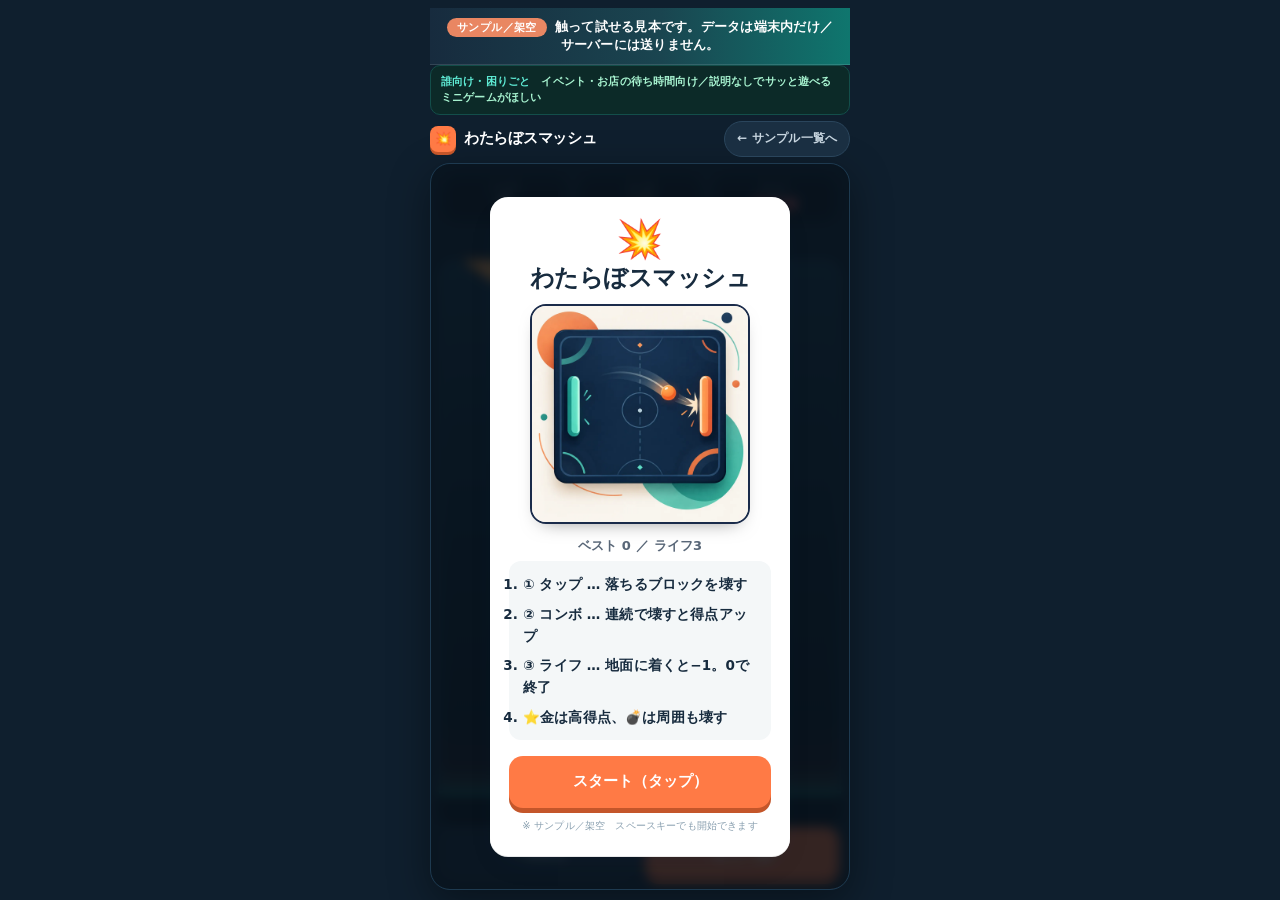
<file: demo-smash.html>
<!DOCTYPE html>
<html lang="ja">
<head>
<meta charset="UTF-8">
<meta name="viewport" content="width=device-width,initial-scale=1,viewport-fit=cover,maximum-scale=1,user-scalable=no">
<meta name="description" content="わたらぼスマッシュ — タップで壊すワンタップ物理のカジュアルゲーム（ポートフォリオサンプル）。">
<meta name="theme-color" content="#0f1f2e">
<title>わたらぼスマッシュ｜WATA LAB</title>
<style>
:root{
  --navy:#0f1f2e;--teal:#14b8a6;--orange:#ff7a45;--gold:#ffd36b;
  --cream:#f7f6ef;--muted:#8aa0b0;--line:#1e3348;
  --safe-b:env(safe-area-inset-bottom,0px);
}
*{box-sizing:border-box;-webkit-tap-highlight-color:transparent}
html,body{margin:0;height:100%;overscroll-behavior:none;touch-action:none}
body{
  background:var(--navy);color:#fff;
  font-family:"Hiragino Kaku Gothic ProN","Hiragino Sans","Yu Gothic",Meiryo,system-ui,sans-serif;
  display:flex;flex-direction:column;align-items:center;
  min-height:100dvh;user-select:none;-webkit-user-select:none;
  padding:8px 8px calc(10px + var(--safe-b));
}
a{color:inherit;text-decoration:none}
.topbar{
  width:min(100%,420px);display:flex;align-items:center;justify-content:space-between;
  gap:8px;margin-bottom:6px;z-index:5;
}
.brand{display:flex;align-items:center;gap:8px;font-weight:900;font-size:14px;letter-spacing:-.3px}
.brand .mark{
  width:26px;height:26px;border-radius:8px;background:var(--orange);
  color:#fff;display:grid;place-items:center;font-size:13px;box-shadow:0 3px 0 #c4562a;
}
.back{
  font-size:12px;font-weight:800;color:#c8d6e0;background:#1a2f42;
  border:1px solid #2a455c;border-radius:999px;padding:7px 12px;min-height:36px;
  display:inline-flex;align-items:center;
}
.shell{
  width:min(100%,420px);flex:1;display:flex;flex-direction:column;min-height:0;
  background:#132838;border:1px solid #1e3a50;border-radius:20px;
  box-shadow:0 12px 40px #0006;overflow:hidden;position:relative;
}
.hud{
  display:grid;grid-template-columns:1fr 1fr 1fr;gap:6px;
  padding:10px 10px 6px;position:relative;z-index:3;
}
.stat{
  background:#0c1a26;border:1px solid #1e3a50;border-radius:12px;
  padding:7px 6px;text-align:center;
}
.stat label{display:block;font-size:9px;font-weight:800;color:var(--muted);letter-spacing:.5px}
.stat b{font-size:18px;font-weight:900;font-variant-numeric:tabular-nums;letter-spacing:-.5px}
.stat b.combo{color:var(--gold)}
.stat b.warn{color:#ff6b6b}
.stage-wrap{
  flex:1;position:relative;min-height:280px;margin:0 8px 8px;
  border-radius:16px;overflow:hidden;
  background:linear-gradient(180deg,#1a3d52 0%,#0d2433 55%,#081820 100%);
  box-shadow:inset 0 0 0 2px #1e4a60,0 6px 0 #061018;
  touch-action:none;cursor:pointer;
}
#c{display:block;width:100%;height:100%;touch-action:none}
.hint-float{
  position:absolute;left:50%;top:42%;transform:translate(-50%,-50%);
  pointer-events:none;text-align:center;z-index:4;
  animation:bob 1.4s ease-in-out infinite;
  transition:opacity .35s;
}
.hint-float.hide{opacity:0}
.hint-float .finger{
  width:56px;height:56px;margin:0 auto 8px;border-radius:50%;
  background:rgba(255,122,69,.85);border:3px solid #fff;
  box-shadow:0 0 0 8px rgba(255,122,69,.25),0 8px 20px #0005;
  display:grid;place-items:center;font-size:22px;
}
.hint-float p{margin:0;font-size:15px;font-weight:900;text-shadow:0 2px 8px #000a}
@keyframes bob{0%,100%{transform:translate(-50%,-50%)}50%{transform:translate(-50%,calc(-50% + 8px))}}
.controls{display:flex;gap:8px;padding:0 10px 10px;position:relative;z-index:3}
.btn{
  flex:1;border:none;border-radius:14px;padding:13px 12px;font-weight:900;font-size:14px;
  font-family:inherit;cursor:pointer;min-height:48px;
  transition:transform .1s,box-shadow .1s;
}
.btn:active{transform:translateY(2px)}
.btn.primary{background:var(--orange);color:#fff;box-shadow:0 5px 0 #c4562a}
.btn.primary:active{box-shadow:0 2px 0 #c4562a}
.btn.ghost{background:#1a2f42;color:#c8d6e0;border:1px solid #2a455c}
.overlay{
  position:absolute;inset:0;z-index:20;background:rgba(8,18,28,.82);
  backdrop-filter:blur(6px);display:flex;align-items:center;justify-content:center;
  padding:16px;opacity:0;pointer-events:none;transition:opacity .22s;
}
.overlay.show{opacity:1;pointer-events:auto}
.panel{
  background:#fff;color:#172b3e;border-radius:20px;padding:22px 18px 16px;text-align:center;
  width:min(100%,300px);box-shadow:0 16px 40px #0005;
  transform:scale(.94);transition:transform .22s;
}
.overlay.show .panel{transform:scale(1)}
.panel .emoji{font-size:38px;line-height:1;margin-bottom:4px}
.panel h2{margin:0 0 8px;font-size:22px;letter-spacing:-.5px}
.panel .howto{
  text-align:left;background:#f4f7f8;border-radius:12px;padding:12px 14px;
  margin:0 0 12px;font-size:13px;line-height:1.65;font-weight:700;
}
.panel .howto li{margin:0 0 5px}
.panel .howto li:last-child{margin:0}
.panel p{margin:0 0 6px;font-size:13px;color:#586677;line-height:1.5}
.panel .scoreline{font-size:17px;font-weight:900;color:#172b3e;margin:8px 0 14px}
.panel .btn{width:100%;margin-top:4px}
.panel .sample{font-size:10px;color:#8aa0b0;margin-top:10px}
.combo-pop{
  position:absolute;left:50%;top:18%;transform:translateX(-50%);
  font-size:28px;font-weight:900;color:var(--gold);text-shadow:0 3px 0 #8a5a00,0 0 20px #ffd36b88;
  pointer-events:none;z-index:6;opacity:0;
}

.legend-bar{
  display:flex;flex-wrap:wrap;gap:6px;justify-content:center;
  padding:0 10px 6px;font-size:10px;font-weight:800;color:#9bb4c6;
}
.legend-bar span{
  background:#0c1a26;border:1px solid #1e3a50;border-radius:999px;
  padding:4px 8px;letter-spacing:.2px;
}
.stat b.lives{color:#ff8aa3;font-size:15px;letter-spacing:1px}
.panel .howto{font-size:13.5px}
.panel .howto li{margin:0 0 7px}
.panel h2{font-size:24px}
.btn.primary{font-size:15px;min-height:52px}
.topbar .brand{font-size:15px}
.hint-float p{font-size:16px}
.best-line{font-size:11px;font-weight:800;color:#8aa0b0;margin:0 0 8px}


.for-strip{width:min(100%,420px);font-size:11px;font-weight:700;color:#a7f3d0;background:#0c2a28;border:1px solid #134e4a;border-radius:10px;padding:8px 10px;margin:0 0 6px;line-height:1.45;text-align:left}
.for-strip strong{color:#5eead4}



/* ===== WATA LAB quality polish v5 ===== */
:root{
  --wl-navy:#172b3e;
  --wl-teal:#0d9488;
  --wl-teal-deep:#0f766e;
  --wl-orange:#f58c65;
  --wl-orange-deep:#d97957;
  --wl-cream:#f7f6ef;
  --wl-cream-2:#fbfaf5;
  --wl-muted:#4f5f70;
  --wl-line:#e2e6e0;
  --wl-shadow:0 1px 0 rgba(255,255,255,.85), 0 14px 36px -22px rgba(23,43,62,.32);
  --wl-shadow-hover:0 22px 44px -18px rgba(23,43,62,.28);
  --wl-radius:20px;
  --wl-ease:cubic-bezier(.22,.7,.25,1);
}
html{-webkit-font-smoothing:antialiased;text-rendering:optimizeLegibility;scroll-behavior:smooth}
body{background:var(--wl-cream-2)!important;color:var(--wl-navy)}
::selection{background:#ffe0ab;color:#172b3e}
a:focus-visible,button:focus-visible,input:focus-visible,select:focus-visible,textarea:focus-visible,summary:focus-visible,[tabindex]:focus-visible{
  outline:3px solid var(--wl-orange)!important;outline-offset:2px!important;
}
.banner,.top,.app-header{
  background:linear-gradient(145deg,#172b3e 0%,#1a4550 42%,#0d9488 100%)!important;
  box-shadow:0 16px 32px -20px rgba(23,43,62,.5);
}
.banner h1,.top h1,.app-header h1{letter-spacing:-.035em;font-weight:900}
.sample-banner,.sample-strip{
  background:linear-gradient(90deg,#7a3b2e,#5c3d2e)!important;
  font-size:12px!important;font-weight:800;padding:10px 14px!important;
  letter-spacing:.02em;text-align:center;color:#fff;
}
.sample-banner strong,.sample-strip strong{
  background:rgba(255,255,255,.18);padding:2px 8px;border-radius:999px;margin-right:6px;
}
.howto,.howto-strip{
  background:linear-gradient(180deg,#fffdf8 0%,#f3faf7 100%)!important;
  border:1px solid #d7e8e1!important;
  border-radius:18px!important;
  box-shadow:var(--wl-shadow);
  padding:1.15rem 1.2rem!important;
  margin:1.1rem 0 1.25rem!important;
}
.howto::before,.howto-strip::before{display:none!important}
.howto-title{
  display:flex;align-items:center;gap:.5rem;
  font-size:1.05rem!important;font-weight:900!important;letter-spacing:-.025em;
  color:var(--wl-navy)!important;margin:0 0 .5rem!important;
}
.howto .for-whom,.howto-strip .for-whom,.for-whom{
  background:#fff!important;border:1px solid #c9ded5!important;
  color:#1f5c4a!important;border-radius:14px!important;
  padding:.75rem .9rem!important;margin:.4rem 0 .75rem!important;
  box-shadow:0 1px 0 rgba(255,255,255,.85);line-height:1.55;font-weight:700;
}
.howto .steps,.howto-strip .steps,.step-flow{display:flex;flex-wrap:wrap;gap:7px;margin-top:10px;align-items:center}
.howto .steps span,.howto-strip .steps span,.howto .hint span,.step-flow span{
  background:#fff;border:1px solid #d5e4de;border-radius:999px;
  padding:6px 12px;font-size:11.5px;font-weight:800;color:#2f6b5a;
  box-shadow:0 1px 0 rgba(23,43,62,.04);
}
.step-flow .arrow{border:none!important;background:transparent!important;box-shadow:none!important;color:#9aab9f;padding:0 2px!important}
.card,.panel,.feature,.item-card,.staff-card,.day-card,.inv-card,.book-card,.report-card,.tile,.shift-cell{
  transition:transform .18s var(--wl-ease),box-shadow .18s,border-color .18s;
  border-radius:var(--wl-radius)!important;
}
.card,.panel,.feature,.item-card,.staff-card,.day-card,.inv-card,.book-card,.report-card{
  box-shadow:var(--wl-shadow)!important;
}
.card:hover,.feature:hover,.book-card:hover,.inv-card:hover,.report-card:hover{
  box-shadow:var(--wl-shadow-hover)!important;border-color:#b7e5d8;
}
.overlay .panel:hover,.wl-coach .panel:hover{box-shadow:var(--wl-shadow)!important;border-color:transparent;transform:none!important}
a.card:hover{transform:translateY(-4px)}
.btn,.chip,button.primary,button.accent,.btn-primary,.composer button,.quick .chip,button[type="submit"]{
  transition:transform .12s var(--wl-ease),box-shadow .12s,background .12s,border-color .12s!important;
}
.btn-primary,.composer button,button.primary,button.accent,button[type="submit"].primary{
  box-shadow:0 4px 0 rgba(15,118,110,.35)!important;
  border-radius:14px!important;font-weight:900!important;
}
.btn-primary:hover:not(:disabled),.composer button:hover:not(:disabled),button.primary:hover:not(:disabled){filter:brightness(1.05)}
.btn-primary:active:not(:disabled),.composer button:active:not(:disabled),button.primary:active:not(:disabled){
  transform:translateY(2px)!important;box-shadow:0 2px 0 rgba(15,118,110,.35)!important;
}
input,select,textarea{
  border-radius:12px!important;
  transition:border-color .15s,box-shadow .15s;
}
input:focus,select:focus,textarea:focus{
  border-color:var(--wl-teal)!important;
  box-shadow:0 0 0 3px rgba(13,148,136,.16)!important;
  outline:none;
}
.empty{
  border:1.5px dashed #c9d5cf!important;
  background:
    radial-gradient(circle at 50% 28%,rgba(13,148,136,.08),transparent 42%),
    linear-gradient(180deg,#fff,#f7faf8)!important;
  border-radius:18px!important;
  padding:1.75rem 1.2rem!important;
  color:var(--wl-muted)!important;
  text-align:center;
  font-weight:700;
  line-height:1.75;
}
.empty:before{
  content:"◇";
  display:block;font-size:1.45rem;margin-bottom:.55rem;color:#0d9488;opacity:.8;
}
.empty strong{display:block;color:var(--wl-navy);font-size:1.02rem;margin-bottom:.35rem}
.toast,.notice,.flash{
  border-radius:14px!important;
  box-shadow:var(--wl-shadow)!important;
}
.demo-nav a,.back,.back-lab{
  transition:background .15s,transform .12s,border-color .15s,filter .15s;
  border-radius:999px!important;
}
.banner .demo-nav a:hover,.banner .back:hover,.banner .back-lab:hover,.top .back:hover,.app-header .back:hover{filter:brightness(1.08);transform:translateY(-1px)}
.hero-bar{
  background:rgba(247,246,239,.96)!important;
  border-bottom:1px solid #e2e6e0!important;
  box-shadow:0 8px 20px -18px rgba(23,43,62,.35);
  backdrop-filter:blur(10px);
}
.features .feature{border-radius:16px!important;box-shadow:var(--wl-shadow)!important}
.features .feature:hover{transform:translateY(-2px)}
.wrap{padding-bottom:3.75rem}
.bubble{transition:transform .12s ease, box-shadow .12s}
.row.user .bubble{box-shadow:0 4px 12px rgba(196,120,74,.25)}
.row.bot .bubble{box-shadow:0 2px 10px rgba(44,33,28,.06)}
.chip:hover,.quick .chip:hover{transform:translateY(-1px)}
.panel{border-radius:20px!important;box-shadow:var(--wl-shadow)!important}
.tabbar button,.tabs button,.nav-tabs button{transition:background .15s,color .15s,transform .12s}
.stat,.kpi,.summary-card{
  border-radius:16px!important;box-shadow:var(--wl-shadow)!important;
  transition:transform .18s var(--wl-ease), box-shadow .18s;
}
.kpi:hover,.summary-card:hover{transform:translateY(-2px);box-shadow:var(--wl-shadow-hover)!important}
.shell .stat:hover,.hud .stat:hover,.wl-game .stat:hover{transform:none!important;box-shadow:none!important}
table{border-collapse:separate;border-spacing:0}
th{font-weight:800;letter-spacing:.02em}
tr{transition:background .12s}
/* v5 fixes */
td.empty:before, tr .empty:before { content:none!important; display:none!important; }
.howto.howto-inline, header + .howto, .sample-banner + .howto, .sample-strip + .howto-strip, body > .howto, body > .howto-strip,
.top + .howto{
  border-radius:0!important; margin:0!important; border-left:none!important; border-right:none!important;
}
@media (prefers-reduced-motion: reduce){
  html{scroll-behavior:auto}
  *,*::before,*::after{animation-duration:.01ms!important;animation-iteration-count:1!important;transition-duration:.01ms!important}
}


/* ===== WATA LAB quality polish v7 ===== */
.wl-coach{
  position:fixed;inset:0;z-index:100;background:rgba(12,22,34,.88);
  display:flex;align-items:flex-end;justify-content:center;padding:18px;
  opacity:0;pointer-events:none;transition:opacity .25s ease;
}
.wl-coach.show{opacity:1;pointer-events:auto}
.wl-coach .panel{
  width:min(100%,440px);background:#fff;color:#172b3e;border-radius:24px;
  padding:24px 20px 18px;box-shadow:0 28px 56px -18px rgba(0,0,0,.5);
  transform:translateY(14px);transition:transform .28s cubic-bezier(.22,.7,.25,1);
  border:1px solid #e8ebe6;
}
.wl-coach.show .panel{transform:translateY(0)}
.wl-coach .kicker{font-size:11px;font-weight:900;letter-spacing:.1em;color:#c46e51;margin-bottom:8px}
.wl-coach h2{margin:0 0 8px;font-size:1.18rem;letter-spacing:-.03em}
.wl-coach p{margin:0 0 14px;font-size:.9rem;color:#4f5f70;line-height:1.7}
.wl-coach .steps{display:flex;flex-wrap:wrap;gap:7px;margin-bottom:16px}
.wl-coach .steps span{
  background:#eef7f3;border:1px solid #c9ded5;color:#1f5c4a;
  border-radius:999px;padding:7px 12px;font-size:11.5px;font-weight:800;
}
.wl-coach .actions{display:flex;gap:8px}
.wl-coach button{
  flex:1;appearance:none;border:none;border-radius:14px;min-height:50px;
  font-family:inherit;font-weight:900;font-size:14px;cursor:pointer;
}
.wl-coach .go{background:#f58c65;color:#fff;box-shadow:0 4px 0 #d97957}
.wl-coach .skip{background:#f3f5f1;color:#172b3e;border:1px solid #e2e6e0!important}
.wl-pulse{animation:wlPulse 1.35s ease-in-out 3}
@keyframes wlPulse{
  0%,100%{box-shadow:0 4px 0 rgba(15,118,110,.35)}
  50%{box-shadow:0 0 0 7px rgba(245,140,101,.3),0 4px 0 rgba(15,118,110,.35)}
}
.wl-toast{
  position:fixed;left:50%;bottom:max(24px, calc(env(safe-area-inset-bottom, 0px) + var(--wl-toast-lift, 0px)));
  transform:translateX(-50%) translateY(20px);
  background:#172b3e;color:#fff;padding:13px 20px;border-radius:999px;
  font-size:13px;font-weight:800;z-index:90;opacity:0;pointer-events:none;
  transition:opacity .2s, transform .2s;box-shadow:0 16px 32px -14px rgba(0,0,0,.5);
  max-width:min(92vw,440px);text-align:center;
}
.wl-toast.show{opacity:1;transform:translateX(-50%) translateY(0)}

/* v7 visual hard-upgrade */
.wl-sample-strip{
  background:linear-gradient(90deg,#172b3e,#1a4550 55%,#0f766e);
  color:#fff;font-size:12.5px;font-weight:800;letter-spacing:.02em;
  padding:10px 16px;text-align:center;border-bottom:1px solid rgba(255,255,255,.12);
}
.wl-sample-strip strong{
  display:inline-block;background:rgba(245,140,101,.95);color:#fff;
  border-radius:999px;padding:2px 10px;margin-right:8px;font-size:11px;letter-spacing:.04em;
}
.banner{
  background:linear-gradient(145deg,#142536 0%,#1a4550 42%,#0d9488 100%)!important;
  box-shadow:0 18px 40px -22px rgba(23,43,62,.55)!important;
  padding-bottom:1.65rem!important;
}
.banner h1{letter-spacing:-.035em!important;text-shadow:0 1px 0 rgba(0,0,0,.12)}
.banner p{opacity:.95!important;line-height:1.75!important;max-width:40rem}
.banner-kicker,.kicker{
  background:rgba(255,255,255,.16)!important;border:1px solid rgba(255,255,255,.28)!important;
  backdrop-filter:blur(6px);
}
.banner-note,.note{
  background:rgba(0,0,0,.28)!important;border:1px solid rgba(255,255,255,.18)!important;
  border-radius:12px!important;font-weight:700!important;
}
.banner .demo-nav a,.banner .back,.banner .back-lab,.top .back,.app-header .back,.hero-bar .back{
  background:rgba(255,255,255,.14)!important;border:1px solid rgba(255,255,255,.28)!important;
  backdrop-filter:blur(6px);font-weight:800!important;
}
.howto,.howto-strip{
  background:linear-gradient(180deg,#fff,#f4faf7)!important;
  border:1px solid #d5e6df!important;
  border-radius:22px!important;
  box-shadow:0 14px 36px -22px rgba(23,43,62,.28)!important;
  padding:1.15rem 1.15rem 1.05rem!important;
  margin:1.1rem 0 1.25rem!important;
}
.howto-title{
  color:#c46e51!important;font-weight:900!important;letter-spacing:.06em!important;font-size:.72rem!important;
}
.for-whom{
  background:#eef7f3!important;border:1px solid #c9ded5!important;border-radius:14px!important;
  padding:.65rem .8rem!important;font-size:.86rem!important;line-height:1.55!important;
}
.howto .steps span,.step-flow span:not(.arrow){
  background:#172b3e!important;color:#fff!important;border:none!important;
  box-shadow:0 3px 0 #0f1f2e!important;
}
.step-flow .arrow{color:#0d9488!important;font-weight:900!important}
.card,.panel,.panel-card,.box,.section-card{
  border-radius:20px!important;
  box-shadow:0 1px 0 rgba(255,255,255,.9), 0 16px 36px -22px rgba(23,43,62,.28)!important;
  border-color:#e2e6e0!important;
  transition:transform .18s cubic-bezier(.22,.7,.25,1), box-shadow .18s!important;
}
.card:hover{transform:translateY(-2px)}
.overlay .panel:hover,.wl-coach .panel:hover{transform:none}
button.btn-primary,.btn-primary,button.primary,.btn.primary,.composer button[type="submit"],
button.primary-btn,#btnSave,.line-btn,.cta-band a{
  border-radius:14px!important;font-weight:900!important;
  box-shadow:0 4px 0 rgba(15,118,110,.35)!important;
  transition:transform .12s, box-shadow .12s, filter .12s!important;
}
button.btn-primary:hover,.btn-primary:hover,button.primary:hover,.btn.primary:hover,#btnSave:hover{
  transform:translateY(1px);filter:brightness(1.03);
  box-shadow:0 2px 0 rgba(15,118,110,.35)!important;
}
button, .chip, .btn, select, input, textarea{
  transition:border-color .15s, box-shadow .15s, background .15s, transform .12s;
}
input:focus, select:focus, textarea:focus, button:focus-visible, a:focus-visible, .chip:focus-visible{
  outline:3px solid #f58c65!important;outline-offset:2px!important;
}
.hero-bar,.hero-metric,.stat,.kpi,.summary-card{
  border-radius:18px!important;
  box-shadow:0 10px 28px -20px rgba(23,43,62,.3)!important;
}
.empty{
  background:
    radial-gradient(circle at 50% 30%,rgba(13,148,136,.1),transparent 45%),
    linear-gradient(180deg,#fff,#f7faf8)!important;
  border:1px dashed #c9ded5!important;
  border-radius:20px!important;padding:2rem 1.2rem!important;
}
.wl-footer-cta{
  margin:2rem auto 1.5rem;width:min(100% - 1.5rem, 920px);
  padding:1.25rem 1.2rem;border-radius:22px;color:#fff;
  background:linear-gradient(135deg,#172b3e,#1a4550 55%,#0d9488);
  display:flex;flex-wrap:wrap;gap:12px;align-items:center;justify-content:space-between;
  box-shadow:0 18px 40px -20px rgba(23,43,62,.45);
}
.wl-footer-cta strong{display:block;font-size:1.02rem;margin-bottom:.2rem}
.wl-footer-cta p{margin:0;font-size:.84rem;opacity:.9;line-height:1.55}
.wl-footer-cta a{
  background:#f58c65;color:#fff;font-weight:900;border-radius:999px;padding:.8rem 1.15rem;
  box-shadow:0 4px 0 #d97957;text-decoration:none;white-space:nowrap;
}
.sample-banner,.sample-strip{position:relative}
@media (max-width:550px){
  .howto,.howto-strip{border-radius:18px!important;margin:0.85rem 0 1rem!important}
  .wl-footer-cta{border-radius:18px;padding:1.05rem 1rem}
  .wl-footer-cta a{width:100%;text-align:center}
}
@media (prefers-reduced-motion: reduce){
  .wl-pulse{animation:none}
  .wl-coach,.wl-coach .panel,.wl-toast,.card,.panel{transition:none!important}
}


/* ===== overlap / game fixes v7.1 ===== */
body.wl-game, body{
  background:#0f1f2e!important;color:#fff!important;
}
body.wl-game{
  padding:8px 8px calc(10px + var(--safe-b))!important;
  min-height:100dvh;max-height:100dvh;overflow:hidden;
}
body.wl-game .wl-footer-cta,
body.wl-game .wl-coach{display:none!important}
body.wl-game .wl-sample-strip,
body.wl-game .for-strip,
body.wl-game .topbar{flex-shrink:0;width:min(100%,420px)}
body.wl-game .shell{
  flex:1 1 auto;min-height:0;width:min(100%,420px);
  position:relative;z-index:1;
}
body.wl-game .hud,
body.wl-game .controls,
body.wl-game .legend-bar{position:relative;z-index:5}
body.wl-game .overlay{z-index:40}
body.wl-game .hint-float{z-index:6;pointer-events:none}
body.wl-game .combo-pop{z-index:7;pointer-events:none}
body.wl-game .stat,
body.wl-game .stat:hover{
  transform:none!important;
  box-shadow:none!important;
  background:#0c1a26!important;
  border:1px solid #1e3a50!important;
  color:#fff!important;
}
body.wl-game .stat label{color:#8aa0b0!important}
body.wl-game .overlay .panel,
body.wl-game .overlay.show .panel,
body.wl-game .overlay .panel:hover{
  transform:scale(1)!important;
  background:#fff!important;color:#172b3e!important;
  border-color:transparent!important;
}
body.wl-game .overlay{opacity:0;pointer-events:none}
body.wl-game .overlay.show{opacity:1;pointer-events:auto}
body.wl-game .panel .howto{
  background:#f4f7f8!important;border:none!important;box-shadow:none!important;
  margin:0 0 12px!important;padding:12px 14px!important;border-radius:12px!important;
  color:#172b3e!important;
}
body.wl-game .panel .howto li{color:#172b3e}
body.wl-game .topbar .back,
body.wl-game a.back{
  background:#1a2f42!important;color:#c8d6e0!important;
  border:1px solid #2a455c!important;backdrop-filter:none!important;
}
body.wl-game .btn.primary{
  background:var(--orange,#ff7a45)!important;color:#fff!important;
  box-shadow:0 5px 0 #c4562a!important;
}
body.wl-game .btn.ghost{
  background:#1a2f42!important;color:#c8d6e0!important;border:1px solid #2a455c!important;
  box-shadow:none!important;
}
body.wl-game .wl-toast{
  bottom:max(16px, env(safe-area-inset-bottom,0px))!important;
  z-index:60;
}
.wl-toast{bottom:max(24px, calc(env(safe-area-inset-bottom,0px) + var(--wl-toast-lift, 0px)))!important}



/* ===== sticky LINE + coach clearance v7.2 ===== */
:root{
  --wl-line-bar-h: 0px;
  --wl-toast-lift: 0px;
}
.wl-footer-cta{
  position:fixed!important;
  left:12px;right:12px;
  bottom:calc(10px + env(safe-area-inset-bottom,0px));
  z-index:70;
  margin:0!important;
  width:auto!important;
  max-width:920px;
  margin-inline:auto!important;
  padding:12px 14px!important;
  border-radius:18px!important;
  box-shadow:0 16px 36px -12px rgba(23,43,62,.55)!important;
}
.wl-footer-cta p{display:none}
@media(min-width:640px){
  .wl-footer-cta{left:50%;right:auto;transform:translateX(-50%);width:min(100% - 24px, 720px)!important}
  .wl-footer-cta p{display:block;font-size:.8rem}
}
body.wl-has-linebar{
  padding-bottom:calc(88px + env(safe-area-inset-bottom,0px))!important;
}
body.wl-game{
  padding-bottom:calc(10px + env(safe-area-inset-bottom,0px))!important;
}
body.wl-game .wl-footer-cta,
body.wl-game .wl-coach,
body.wl-game #wlCoach{display:none!important;pointer-events:none!important}
/* Coach sits ABOVE sticky LINE bar */
.wl-coach{
  position:fixed;inset:0;z-index:120!important;
  background:rgba(12,22,34,.9)!important;
  display:flex;align-items:flex-end;justify-content:center;
  padding:16px 16px calc(96px + env(safe-area-inset-bottom,0px))!important;
  opacity:0;pointer-events:none;transition:opacity .2s ease;
}
.wl-coach.show{opacity:1;pointer-events:auto}
.wl-coach .panel{
  width:min(100%,440px);max-height:min(70vh,560px);overflow:auto;
  margin-bottom:0!important;
  transform:translateY(10px);transition:transform .25s cubic-bezier(.22,.7,.25,1);
}
.wl-coach.show .panel{transform:translateY(0)!important}
body:has(.wl-coach.show) .wl-footer-cta,
body.wl-coach-open .wl-footer-cta{
  opacity:0!important;pointer-events:none!important;visibility:hidden!important;
}
.wl-toast{
  z-index:130!important;
  bottom:max(24px, calc(env(safe-area-inset-bottom,0px) + var(--wl-toast-lift, 0px)))!important;
}
body.wl-has-linebar{
  --wl-toast-lift: 84px;
}
body.wl-coach-open{
  --wl-toast-lift: 24px;
}


.wl-coach .steps{margin-top:12px!important;margin-bottom:18px!important;gap:8px!important}
.wl-coach h2{margin-bottom:10px!important}
.wl-coach p{margin-bottom:4px!important}


/* BUG-003: hide play hint while pause modal is open */
body:has(#pauseOv.show) .hint-float,
#pauseOv.show ~ * .hint-float{opacity:0!important;visibility:hidden;pointer-events:none;z-index:0}
.stage-wrap:has(+ .controls + #pauseOv.show) .hint-float,
body.pause-open .hint-float{opacity:0!important;visibility:hidden;z-index:0!important}


/* demo hero art v8 */
.wl-demo-hero{
  margin:0.85rem auto 0.35rem;width:min(100% - 1.5rem, 920px);
  border-radius:22px;overflow:hidden;border:1px solid #e8e4dc;
  box-shadow:0 1px 0 rgba(255,255,255,.95), 0 16px 36px -22px rgba(26,43,74,.28);
  background:#f7f4ef;
}
.wl-demo-hero picture,.wl-demo-hero img{
  display:block;width:100%;height:auto;aspect-ratio:16/10;object-fit:cover;object-position:center;
}
.wl-demo-hero.square picture,.wl-demo-hero.square img{aspect-ratio:1/1;object-fit:cover}
@media(max-width:550px){
  .wl-demo-hero{border-radius:16px;margin:0.7rem auto 0.25rem;width:min(100% - 1.1rem, 920px)}
}
.wl-demo-hero.in-wrap{width:100%;margin:0.85rem 0 1rem}


.panel .wl-start-art{margin:10px auto 12px;width:min(100%,220px);border-radius:16px;overflow:hidden;border:2px solid #1a2b4a;box-shadow:0 8px 20px -12px #0008}
.panel .wl-start-art img{display:block;width:100%;height:auto;aspect-ratio:1;object-fit:cover}



/* ===== WATA LAB quality polish v9 — contemporary chrome ===== */
:root{
  --wl-font:"Hiragino Sans","Hiragino Kaku Gothic ProN","Noto Sans JP",system-ui,-apple-system,"Segoe UI",Meiryo,sans-serif;
  --wl-shadow:0 1px 0 rgba(255,255,255,.9), 0 1px 2px rgba(23,43,62,.04), 0 12px 32px -18px rgba(23,43,62,.26);
  --wl-shadow-hover:0 1px 0 rgba(255,255,255,.95), 0 16px 36px -14px rgba(23,43,62,.3);
  --wl-radius:18px;
  --wl-ease:cubic-bezier(.22,.7,.25,1);
}
html{-webkit-font-smoothing:antialiased;text-rendering:optimizeLegibility}
body{font-family:var(--wl-font)!important;letter-spacing:.01em}
.banner,.top,.app-header{
  background:linear-gradient(145deg,#1a2b4a 0%,#1a4550 44%,#0d9488 100%)!important;
  box-shadow:0 18px 36px -22px rgba(23,43,62,.48)!important;
}
.banner h1,.top h1,.app-header h1{letter-spacing:-.04em!important;font-feature-settings:"palt" 1}
.howto,.howto-strip,.card,.panel,.feature,.item-card,.staff-card,.day-card,.inv-card,.book-card,.report-card,.tile{
  border-radius:var(--wl-radius)!important;
  box-shadow:var(--wl-shadow)!important;
}
.card,.panel,.feature,.book-card,.inv-card,.report-card,.item-card{
  border:1px solid rgba(226,230,224,.95)!important;
  transition:transform .18s var(--wl-ease),box-shadow .18s,border-color .18s!important;
}
@media(hover:hover){
  a.card:hover,.feature:hover,.book-card:hover,.inv-card:hover,.report-card:hover{
    transform:translateY(-3px);box-shadow:var(--wl-shadow-hover)!important;border-color:#b7e5d8!important;
  }
}
.btn-primary,.composer button,button.primary,button.accent,button[type="submit"].primary,.featured .go{
  border-radius:13px!important;
  box-shadow:0 1px 0 rgba(255,255,255,.25) inset, 0 4px 0 rgba(15,118,110,.32)!important;
  transition:transform .12s var(--wl-ease), box-shadow .12s, filter .12s!important;
}
.btn-primary:active:not(:disabled),.composer button:active:not(:disabled),button.primary:active:not(:disabled){
  transform:translateY(2px)!important;
}
.hero-bar{
  background:rgba(251,250,245,.88)!important;
  backdrop-filter:blur(16px) saturate(1.2)!important;
  -webkit-backdrop-filter:blur(16px) saturate(1.2)!important;
}
.wl-coach .panel{
  border-radius:22px!important;
  box-shadow:0 28px 56px -20px rgba(0,0,0,.48)!important;
  border:1px solid rgba(232,235,230,.9)!important;
}
.wl-demo-hero{
  border-radius:20px!important;
  box-shadow:var(--wl-shadow)!important;
  border-color:#e8e4dc!important;
}
.chip,.quick .chip,.filters button,.back,.demo-nav a{
  transition:transform .12s var(--wl-ease), background .15s, border-color .15s, filter .15s!important;
}
.chip:active,.quick .chip:active,.filters button:active{transform:scale(.97)}
input,select,textarea{border-radius:12px!important}
.empty{border-radius:16px!important}

</style>
</head>
<body class="wl-game">
    <div class="wl-sample-strip"><strong>サンプル／架空</strong>触って試せる見本です。データは端末内だけ／サーバーには送りません。</div>
<div class="for-strip"><strong>誰向け・困りごと</strong>　イベント・お店の待ち時間向け／説明なしでサッと遊べるミニゲームがほしい</div>
<div class="topbar">
    <div class="brand"><span class="mark" aria-hidden="true">💥</span>わたらぼスマッシュ</div>
    <a class="back" href="demo-index.html">← サンプル一覧へ</a>
  </div>

  <div class="shell" id="shell">
    <div class="hud">
      <div class="stat"><label>スコア</label><b id="score">0</b></div>
      <div class="stat"><label>コンボ</label><b id="combo" class="combo">×1</b></div>
      <div class="stat"><label>ライフ</label><b id="lives" class="warn">♥♥♥</b></div>
    </div>
    <div class="legend-bar" aria-hidden="true">
      <span>普通 +10</span>
      <span>⭐ 金 +50</span>
      <span>💣 爆発</span>
      <span>地面＝ミス</span>
    </div>

    <div class="stage-wrap" id="stage">
      <canvas id="c"></canvas>
      <div class="hint-float" id="hint">
        <div class="finger" aria-hidden="true">👆</div>
        <p>タップで壊す！</p>
      </div>
      <div class="combo-pop" id="comboPop"></div>
    </div>

    <div class="controls">
      <button type="button" class="btn ghost" id="btnPause">一時停止</button>
      <button type="button" class="btn primary" id="btnRestart">もう一度</button>
    </div>

    <div class="overlay show" id="startOv">
      <div class="panel">
        <div class="emoji">💥</div>
        <h2>わたらぼスマッシュ</h2>
        <div class="wl-start-art" aria-hidden="true"><picture><source srcset="assets/smash-pong.webp" type="image/webp"><img src="assets/smash-pong.jpg" width="1100" height="1100" alt="" loading="lazy" decoding="async"></picture></div>
        <p class="best-line">ベスト <span id="bestStart">0</span> ／ ライフ3</p>
        <ol class="howto">
          <li><strong>① タップ</strong> … 落ちるブロックを壊す</li>
          <li><strong>② コンボ</strong> … 連続で壊すと得点アップ</li>
          <li><strong>③ ライフ</strong> … 地面に着くと−1。0で終了</li>
          <li><strong>⭐金</strong>は高得点、<strong>💣</strong>は周囲も壊す</li>
        </ol>
        <button type="button" class="btn primary" id="btnStart">スタート（タップ）</button>
        <p class="sample">※ サンプル／架空　スペースキーでも開始できます</p>
      </div>
    </div>

    <div class="overlay" id="pauseOv">
      <div class="panel">
        <div class="emoji">⏸</div>
        <h2>一時停止</h2>
        <p>続けますか？</p>
        <button type="button" class="btn primary" id="btnResume" style="margin-top:12px">再開</button>
        <button type="button" class="btn ghost" id="btnPauseRestart" style="margin-top:8px">最初から</button>
      </div>
    </div>

    <div class="overlay" id="overOv">
      <div class="panel">
        <div class="emoji">🔥</div>
        <h2>ゲームオーバー</h2>
        <div class="scoreline">スコア <span id="finalScore">0</span></div>
        <p id="bestMsg" style="font-weight:800;color:#c46e51"></p>
        <button type="button" class="btn primary" id="btnAgain">もう一度遊ぶ</button>
        <p class="sample">※ ポートフォリオ用サンプル</p>
      </div>
    </div>
  </div>

<script>
(function(){
  const canvas = document.getElementById('c');
  const ctx = canvas.getContext('2d');
  const stage = document.getElementById('stage');
  const elScore = document.getElementById('score');
  const elCombo = document.getElementById('combo');
  const elLives = document.getElementById('lives');
  const elBestStart = document.getElementById('bestStart');
  const hint = document.getElementById('hint');
  const comboPop = document.getElementById('comboPop');
  const startOv = document.getElementById('startOv');
  const pauseOv = document.getElementById('pauseOv');
  const overOv = document.getElementById('overOv');

  const COLORS = [
    {fill:'#ff6b8a', glow:'#ff8aa3'},
    {fill:'#4ecdc4', glow:'#7ee8e0'},
    {fill:'#ffe66d', glow:'#fff0a0'},
    {fill:'#a78bfa', glow:'#c4b0ff'},
    {fill:'#74b9ff', glow:'#a0d0ff'},
    {fill:'#ff9f43', glow:'#ffbb70'},
  ];

  let W=0, H=0, dpr=1;
  let blocks=[], particles=[], floatTexts=[], shockwaves=[];
  let score=0, combo=1, comboTimer=0, best=0, lives=3;
  let spawnTimer=0, spawnInterval=1.1, elapsed=0;
  let state='menu'; // menu | play | pause | over
  let shake=0, hintShown=true, lastTs=0, groundY=0;
  let raf=0;

  try { best = +localStorage.getItem('wata-smash-best') || 0; } catch(e){}
  if (elBestStart) elBestStart.textContent = best;
  function renderLives(){
    if (elLives) elLives.textContent = '♥'.repeat(Math.max(0,lives)) + '♡'.repeat(Math.max(0,3-lives));
  }
  renderLives();

  function resize(){
    const r = stage.getBoundingClientRect();
    dpr = Math.min(window.devicePixelRatio || 1, 2.5);
    W = Math.max(1, Math.floor(r.width));
    H = Math.max(1, Math.floor(r.height));
    canvas.width = Math.floor(W * dpr);
    canvas.height = Math.floor(H * dpr);
    canvas.style.width = W + 'px';
    canvas.style.height = H + 'px';
    ctx.setTransform(dpr, 0, 0, dpr, 0, 0);
    groundY = H - 28;
  }
  resize();
  window.addEventListener('resize', resize);
  if (window.visualViewport) visualViewport.addEventListener('resize', resize);

  function rand(a,b){ return a + Math.random()*(b-a); }
  function pick(arr){ return arr[(Math.random()*arr.length)|0]; }

  function spawnBlock(){
    const size = rand(38, 58);
    const x = rand(size/2 + 8, W - size/2 - 8);
    const col = pick(COLORS);
    const kind = Math.random() < 0.18 ? 'bomb' : (Math.random() < 0.12 ? 'gold' : 'normal');
    blocks.push({
      x, y: -size,
      vx: rand(-20, 20),
      vy: rand(70, 110) + elapsed * 4,
      w: size, h: size,
      rot: rand(0, Math.PI*2),
      vr: rand(-2.2, 2.2),
      col, kind,
      hp: kind === 'bomb' ? 1 : 1,
      wobble: rand(0, Math.PI*2),
    });
  }

  function addParticles(x, y, col, n, speed){
    for (let i=0;i<n;i++){
      const a = rand(0, Math.PI*2);
      const s = rand(speed*0.4, speed);
      particles.push({
        x, y,
        vx: Math.cos(a)*s,
        vy: Math.sin(a)*s - rand(40,120),
        life: rand(0.35, 0.75),
        max: 0.75,
        r: rand(3, 8),
        col: Math.random()<0.3 ? '#fff' : col,
        g: 520,
      });
    }
  }

  function addFloat(x, y, text, color){
    floatTexts.push({x, y, text, color, life: 0.9, vy: -70});
  }

  function smashAt(px, py){
    if (state !== 'play') return;
    let hit = false;
    const R = 42;
    for (let i = blocks.length - 1; i >= 0; i--){
      const b = blocks[i];
      const dx = b.x - px, dy = b.y - py;
      const dist = Math.hypot(dx, dy);
      const hitR = Math.max(b.w, b.h) * 0.55 + R * 0.35;
      if (dist < hitR){
        hit = true;
        destroyBlock(b, i, true);
      }
    }
    // soft miss still makes tiny ripple for feel
    shockwaves.push({x:px, y:py, r:8, max: hit ? 70 : 36, life: hit ? 0.28 : 0.18, strong: hit});
    if (hit){
      shake = Math.min(12, shake + 5 + combo * 0.4);
      if (navigator.vibrate) try { navigator.vibrate(combo > 4 ? 18 : 10); } catch(e){}
      if (hintShown){ hint.classList.add('hide'); hintShown = false; }
    }
  }

  function destroyBlock(b, idx, byTap){
    blocks.splice(idx, 1);
    const base = b.kind === 'gold' ? 50 : (b.kind === 'bomb' ? 30 : 10);
    if (byTap){
      comboTimer = 1.15;
      combo = Math.min(combo + 1, 30);
      elCombo.textContent = '×' + combo;
      if (combo >= 3){
        showComboPop(combo);
      }
    }
    const pts = base * combo;
    score += pts;
    elScore.textContent = score;
    addFloat(b.x, b.y - 10, '+' + pts, b.kind === 'gold' ? '#ffd36b' : '#fff');
    const n = b.kind === 'bomb' ? 28 : (b.kind === 'gold' ? 22 : 14);
    addParticles(b.x, b.y, b.col.fill, n, b.kind === 'bomb' ? 380 : 260);
    shockwaves.push({x:b.x, y:b.y, r:10, max: b.kind==='bomb'?110:80, life:0.35, strong:true});

    if (b.kind === 'bomb'){
      const victims = [];
      for (let j = 0; j < blocks.length; j++){
        const o = blocks[j];
        if (Math.hypot(o.x - b.x, o.y - b.y) < 95) victims.push(o);
      }
      for (const o of victims){
        const j = blocks.indexOf(o);
        if (j >= 0) destroyBlock(o, j, true);
      }
      shake = Math.min(18, shake + 10);
    }
  }

  function showComboPop(c){
    comboPop.textContent = c + ' COMBO!';
    comboPop.style.opacity = '1';
    comboPop.style.transition = 'none';
    comboPop.style.transform = 'translateX(-50%) scale(0.6)';
    requestAnimationFrame(()=>{
      comboPop.style.transition = 'transform .18s ease-out, opacity .5s ease';
      comboPop.style.transform = 'translateX(-50%) scale(1.15)';
      setTimeout(()=>{ comboPop.style.opacity = '0'; }, 450);
    });
  }

  function resetGame(){
    blocks = []; particles = []; floatTexts = []; shockwaves = [];
    score = 0; combo = 1; comboTimer = 0; spawnTimer = 0.2;
    spawnInterval = 1.05; elapsed = 0; shake = 0; lives = 3; renderLives();
    elScore.textContent = '0';
    elCombo.textContent = '×1';
    hint.classList.remove('hide');
    hintShown = true;
  }

  function startGame(){
    document.body.classList.remove('pause-open');
    pauseOv.classList.remove('show');
    resetGame();
    state = 'play';
    startOv.classList.remove('show');
    pauseOv.classList.remove('show');
    overOv.classList.remove('show');
    lastTs = performance.now();
  }

  function gameOver(){
    state = 'over';
    document.getElementById('finalScore').textContent = score;
    let msg = '';
    if (score > best){
      best = score;
      try { localStorage.setItem('wata-smash-best', String(best)); } catch(e){}
      if (elBestStart) elBestStart.textContent = best;
      msg = '新記録！ベスト更新';
    } else if (best > 0){
      msg = 'ベスト ' + best;
    }
    document.getElementById('bestMsg').textContent = msg;
    overOv.classList.add('show');
  }

  function update(dt){
    if (state !== 'play') return;
    elapsed += dt;
    spawnInterval = Math.max(0.38, 1.05 - elapsed * 0.018);
    spawnTimer -= dt;
    if (spawnTimer <= 0){
      spawnBlock();
      if (elapsed > 12 && Math.random() < 0.35) spawnBlock();
      if (elapsed > 28 && Math.random() < 0.25) spawnBlock();
      spawnTimer = spawnInterval * rand(0.75, 1.15);
    }

    if (comboTimer > 0){
      comboTimer -= dt;
      if (comboTimer <= 0){
        combo = 1;
        elCombo.textContent = '×1';
      }
    }

    for (let i = blocks.length - 1; i >= 0; i--){
      const b = blocks[i];
      b.vy += 280 * dt;
      b.x += b.vx * dt;
      b.y += b.vy * dt;
      b.rot += b.vr * dt;
      b.wobble += dt * 4;
      // soft wall bounce
      if (b.x < b.w/2){ b.x = b.w/2; b.vx = Math.abs(b.vx) * 0.6; }
      if (b.x > W - b.w/2){ b.x = W - b.w/2; b.vx = -Math.abs(b.vx) * 0.6; }
      if (b.y + b.h/2 >= groundY){
        // miss — shatter weakly and punish
        addParticles(b.x, groundY - 8, b.col.fill, 8, 120);
        blocks.splice(i, 1);
        combo = 1; comboTimer = 0;
        elCombo.textContent = '×1';
        shake = Math.min(14, shake + 6);
        lives = Math.max(0, lives - 1);
        renderLives();
        addFloat(W/2, groundY - 40, 'MISS −1', '#ff8aa3');
        if (lives <= 0){
          gameOver();
          return;
        }
      }
    }

    for (let i = particles.length - 1; i >= 0; i--){
      const p = particles[i];
      p.vy += p.g * dt;
      p.x += p.vx * dt;
      p.y += p.vy * dt;
      p.life -= dt;
      if (p.life <= 0) particles.splice(i, 1);
    }
    for (let i = floatTexts.length - 1; i >= 0; i--){
      const f = floatTexts[i];
      f.y += f.vy * dt;
      f.life -= dt;
      if (f.life <= 0) floatTexts.splice(i, 1);
    }
    for (let i = shockwaves.length - 1; i >= 0; i--){
      const s = shockwaves[i];
      s.life -= dt;
      s.r += (s.max - s.r) * Math.min(1, dt * 10);
      if (s.life <= 0) shockwaves.splice(i, 1);
    }
    if (shake > 0) shake = Math.max(0, shake - dt * 28);
  }

  function roundRect(x,y,w,h,r){
    const rr = Math.min(r, w/2, h/2);
    ctx.beginPath();
    ctx.moveTo(x+rr,y);
    ctx.arcTo(x+w,y,x+w,y+h,rr);
    ctx.arcTo(x+w,y+h,x,y+h,rr);
    ctx.arcTo(x,y+h,x,y,rr);
    ctx.arcTo(x,y,x+w,y,rr);
    ctx.closePath();
  }

  function draw(){
    ctx.clearRect(0, 0, W, H);
    ctx.save();
    if (shake > 0){
      ctx.translate((Math.random()-0.5)*shake, (Math.random()-0.5)*shake);
    }

    // ambient grid / depth
    ctx.fillStyle = 'rgba(255,255,255,0.03)';
    for (let y = 40; y < H; y += 36){
      ctx.fillRect(0, y, W, 1);
    }

    // ground
    ctx.fillStyle = '#0a1822';
    ctx.fillRect(0, groundY, W, H - groundY);
    ctx.fillStyle = '#14b8a6';
    ctx.fillRect(0, groundY, W, 3);
    ctx.fillStyle = 'rgba(20,184,166,0.15)';
    ctx.fillRect(0, groundY - 18, W, 18);

    // danger zone glow near bottom
    const g = ctx.createLinearGradient(0, groundY - 80, 0, groundY);
    g.addColorStop(0, 'rgba(255,80,80,0)');
    g.addColorStop(1, 'rgba(255,80,80,0.12)');
    ctx.fillStyle = g;
    ctx.fillRect(0, groundY - 80, W, 80);

    // shockwaves
    for (const s of shockwaves){
      const a = Math.max(0, s.life / 0.35);
      ctx.strokeStyle = s.strong ? `rgba(255,211,107,${a*0.85})` : `rgba(255,255,255,${a*0.35})`;
      ctx.lineWidth = s.strong ? 3 : 2;
      ctx.beginPath();
      ctx.arc(s.x, s.y, s.r, 0, Math.PI*2);
      ctx.stroke();
    }

    // blocks
    for (const b of blocks){
      ctx.save();
      ctx.translate(b.x, b.y);
      ctx.rotate(b.rot + Math.sin(b.wobble)*0.05);
      const hw = b.w/2, hh = b.h/2;
      // shadow
      ctx.fillStyle = 'rgba(0,0,0,0.25)';
      roundRect(-hw+3, -hh+5, b.w, b.h, 12);
      ctx.fill();
      // body
      const grad = ctx.createLinearGradient(-hw, -hh, hw, hh);
      grad.addColorStop(0, b.col.glow);
      grad.addColorStop(1, b.col.fill);
      ctx.fillStyle = grad;
      roundRect(-hw, -hh, b.w, b.h, 12);
      ctx.fill();
      // shine
      ctx.fillStyle = 'rgba(255,255,255,0.35)';
      roundRect(-hw + 8, -hh + 6, b.w * 0.45, b.h * 0.22, 8);
      ctx.fill();
      // icon
      ctx.font = `bold ${Math.floor(b.w*0.42)}px system-ui`;
      ctx.textAlign = 'center';
      ctx.textBaseline = 'middle';
      if (b.kind === 'bomb'){
        ctx.fillText('💣', 0, 2);
      } else if (b.kind === 'gold'){
        ctx.fillText('⭐', 0, 2);
      } else {
        ctx.fillStyle = 'rgba(0,0,0,0.18)';
        ctx.fillText('■', 0, 1);
      }
      ctx.restore();
    }

    // particles
    for (const p of particles){
      const a = Math.max(0, p.life / p.max);
      ctx.globalAlpha = a;
      ctx.fillStyle = p.col;
      ctx.beginPath();
      ctx.arc(p.x, p.y, p.r * a, 0, Math.PI*2);
      ctx.fill();
    }
    ctx.globalAlpha = 1;

    // float texts
    for (const f of floatTexts){
      const a = Math.min(1, f.life * 2);
      ctx.globalAlpha = a;
      ctx.fillStyle = f.color;
      ctx.font = 'bold 18px "Hiragino Sans",system-ui,sans-serif';
      ctx.textAlign = 'center';
      ctx.strokeStyle = 'rgba(0,0,0,0.45)';
      ctx.lineWidth = 3;
      ctx.strokeText(f.text, f.x, f.y);
      ctx.fillText(f.text, f.x, f.y);
    }
    ctx.globalAlpha = 1;

    // idle menu blocks preview
    if (state === 'menu' && blocks.length === 0){
      // decorative falling preview
    }

    ctx.restore();
  }

  function loop(ts){
    const dt = Math.min(0.033, (ts - lastTs) / 1000) || 0.016;
    lastTs = ts;
    update(dt);
    draw();
    raf = requestAnimationFrame(loop);
  }

  // pointer
  function onPointer(e){
    e.preventDefault();
    if (state !== 'play') return;
    const r = canvas.getBoundingClientRect();
    const t = e.touches ? e.touches[0] : e;
    const x = (t.clientX - r.left) * (W / r.width);
    const y = (t.clientY - r.top) * (H / r.height);
    smashAt(x, y);
  }
  stage.addEventListener('pointerdown', onPointer, {passive:false});
  stage.addEventListener('touchstart', onPointer, {passive:false});

  let restartLock = false; // BUG-004
  function safeStartGame(){
    if (restartLock) return;
    restartLock = true;
    startGame();
    setTimeout(function(){ restartLock = false; }, 450);
  }
  document.getElementById('btnStart').onclick = startGame;
  document.getElementById('btnAgain').onclick = safeStartGame;
  document.getElementById('btnRestart').onclick = ()=>{
    safeStartGame();
  };
  document.getElementById('btnPause').onclick = ()=>{
    if (state !== 'play') return;
    state = 'pause';
    pauseOv.classList.add('show');
    document.body.classList.add('pause-open'); // BUG-003
    hint.classList.add('hide');
  };
  document.getElementById('btnResume').onclick = ()=>{
    pauseOv.classList.remove('show');
    document.body.classList.remove('pause-open'); // BUG-003
    state = 'play';
    lastTs = performance.now();
    // restore hint only if never dismissed this round
    if (hintShown) hint.classList.remove('hide');
  };
  document.getElementById('btnPauseRestart').onclick = ()=>{ document.body.classList.remove('pause-open'); safeStartGame(); };

  // menu preview: a few floating blocks
  function ensureMenuBlocks(){
    if (state !== 'menu') return;
    while (blocks.length < 5) spawnBlock();
    for (const b of blocks){
      b.y += 40 * 0.016;
      b.rot += b.vr * 0.016;
      if (b.y > groundY + 40){ b.y = -b.h; b.x = rand(b.w/2+8, W-b.w/2-8); b.vy = rand(40,90); }
    }
  }
  setInterval(ensureMenuBlocks, 16);

  lastTs = performance.now();
  raf = requestAnimationFrame(loop);

  // v6 keyboard
  window.__wlSmashKeys = true;
  window.addEventListener('keydown', function(e){
    if(e.key===' ' || e.code==='Space'){
      e.preventDefault();
      if(startOv.classList.contains('show')) document.getElementById('btnStart').click();
      else if(overOv.classList.contains('show')) document.getElementById('btnAgain').click();
      else if(pauseOv.classList.contains('show')) document.getElementById('btnResume').click();
    }
    if(e.key==='Escape'){
      if(!startOv.classList.contains('show') && !overOv.classList.contains('show')){
        if(pauseOv.classList.contains('show')) document.getElementById('btnResume').click();
        else document.getElementById('btnPause').click();
      }
    }
  });

})();
</script>

<script>
/* WATA LAB demo UX v7.2 — sticky LINE + coach clearance */
(function(){
  if(window.__wlDemoV7) return; window.__wlDemoV7 = true;
  var page = (location.pathname.split('/').pop() || 'index').split('?')[0];
  var key = 'wl-demo-coach-v7:' + page;
  var isGame = /^(demo-smash|demo-puzzle)\.html$/.test(page)
    || document.body.classList.contains('wl-game')
    || !!document.querySelector('#c, #startOv, #startOverlay');
  function $(s, r){ return (r||document).querySelector(s); }
  if(isGame) document.body.classList.add('wl-game');

  function toast(msg){
    var t = $('.wl-toast');
    if(!t){ t=document.createElement('div'); t.className='wl-toast'; t.setAttribute('role','status'); document.body.appendChild(t); }
    t.textContent = msg; t.classList.add('show');
    clearTimeout(t._tm); t._tm=setTimeout(function(){ t.classList.remove('show'); }, 1900);
  }
  window.wlToast = toast;

  if(!$('.wl-sample-strip') && !$('.sample-banner') && !$('.sample-strip')){
    var strip=document.createElement('div');
    strip.className='wl-sample-strip';
    strip.innerHTML='<strong>サンプル／架空</strong>触って試せる見本です。データは端末内だけ／サーバーには送りません。';
    document.body.insertBefore(strip, document.body.firstChild);
  }

  function killCoach(){
    document.body.classList.remove('wl-coach-open');
    document.querySelectorAll('.wl-coach, #wlCoach').forEach(function(el){
      el.classList.remove('show');
      el.remove();
    });
  }

  function addFooter(){
    if(isGame) return;
    try{ if(sessionStorage.getItem('wl-linebar-dismissed')==='1') return; }catch(e){}
    if($('.wl-footer-cta') || location.pathname.includes('demo-index')) return;
    var foot=document.createElement('div');
    foot.className='wl-footer-cta';
    foot.setAttribute('role','complementary');
    foot.innerHTML='<div><strong>使えそうだったら、公式LINEへ。</strong><p>相談・見積は無料。サンプル感想だけでも大丈夫です。</p></div>'+
      '<a href="https://lin.ee/n3TOIyU" target="_blank" rel="noopener">公式LINEで相談 ↗</a>';
    document.body.appendChild(foot);
    document.body.classList.add('wl-has-linebar');
    document.documentElement.style.setProperty('--wl-toast-lift', '84px');
  }

  function seen(){ try{ return localStorage.getItem(key)==='1'; }catch(e){ return false; } }
  function mark(){ try{ localStorage.setItem(key,'1'); }catch(e){} }
  function primaryBtn(){
    return $('button.btn-primary, .composer button, button.primary, .btn.primary, #btnSave, #btnStart, #startBtn, button[type="submit"], .quick .chip, .chip-row .chip');
  }
  function stepsFromHowto(){
    var nodes = document.querySelectorAll('.howto > .steps span, .howto-strip .steps span');
    if(!nodes.length) nodes = document.querySelectorAll('.howto .steps span');
    if(!nodes.length) nodes = document.querySelectorAll('.step-flow span:not(.arrow)');
    var out=[], seen={};
    nodes.forEach(function(n){
      var t=n.textContent.trim();
      if(!t || t==='→' || seen[t]) return;
      seen[t]=1; out.push(t);
    });
    return out.slice(0,4);
  }

  function dismissCoach(el, go){
    if(!el) return;
    el.classList.remove('show');
    document.body.classList.remove('wl-coach-open');
    mark();
    setTimeout(function(){
      if(el && el.parentNode) el.remove();
      addFooter();
    }, 180);
    if(go){
      var b=primaryBtn();
      if(b){ b.classList.add('wl-pulse'); try{b.focus({preventScroll:false});}catch(err){} }
      toast('オレンジの案内どおりに触ってみてください');
    }
  }

  function buildCoach(){
    // Games: never coach, never sticky LINE (keeps smash/puzzle playable)
    if(isGame){ killCoach(); return; }
    if(seen()){ addFooter(); return; }
    killCoach();
    var title = (document.querySelector('h1')||{}).textContent || 'このデモの使い方';
    var forWhomEl = document.querySelector('.for-whom');
    var forWhom = forWhomEl ? forWhomEl.textContent : 'サンプル／架空です。端末内だけで動きます。';
    var steps = stepsFromHowto();
    if(!steps.length) steps = ['① 案内どおりに触る','② 結果を見る','③ 一覧へ戻る'];
    var el=document.createElement('div'); el.className='wl-coach'; el.id='wlCoach';
    el.innerHTML = '<div class="panel" role="dialog" aria-modal="true" aria-label="デモの始め方">'+
      '<div class="kicker">SAMPLE／架空 · はじめ方</div>'+
      '<h2>'+title.replace(/</g,'')+'</h2>'+
      '<p>'+String(forWhom).replace(/</g,'').slice(0,140)+'</p>'+
      '<div class="steps">'+steps.map(function(s){return '<span>'+s.replace(/</g,'')+'</span>';}).join('')+'</div>'+
      '<div class="actions"><button type="button" class="skip" data-wl="skip">とばす</button>'+
      '<button type="button" class="go" data-wl="go">触ってみる</button></div></div>';
    document.body.appendChild(el);
    document.body.classList.add('wl-coach-open');
    requestAnimationFrame(function(){ el.classList.add('show'); });
    el.addEventListener('click', function(e){
      var btn = e.target.closest('[data-wl]');
      if(btn){ dismissCoach(el, btn.getAttribute('data-wl')==='go'); return; }
      if(e.target === el){ dismissCoach(el, false); }
    });
    // Escape to dismiss
    function onKey(ev){ if(ev.key==='Escape'){ dismissCoach(el,false); document.removeEventListener('keydown', onKey); } }
    document.addEventListener('keydown', onKey);
  }
  if(document.readyState==='loading') document.addEventListener('DOMContentLoaded', buildCoach);
  else buildCoach();
})();
</script>
<script src="assets/wl-linebar.js"></script>
</body>
</html>
</file>
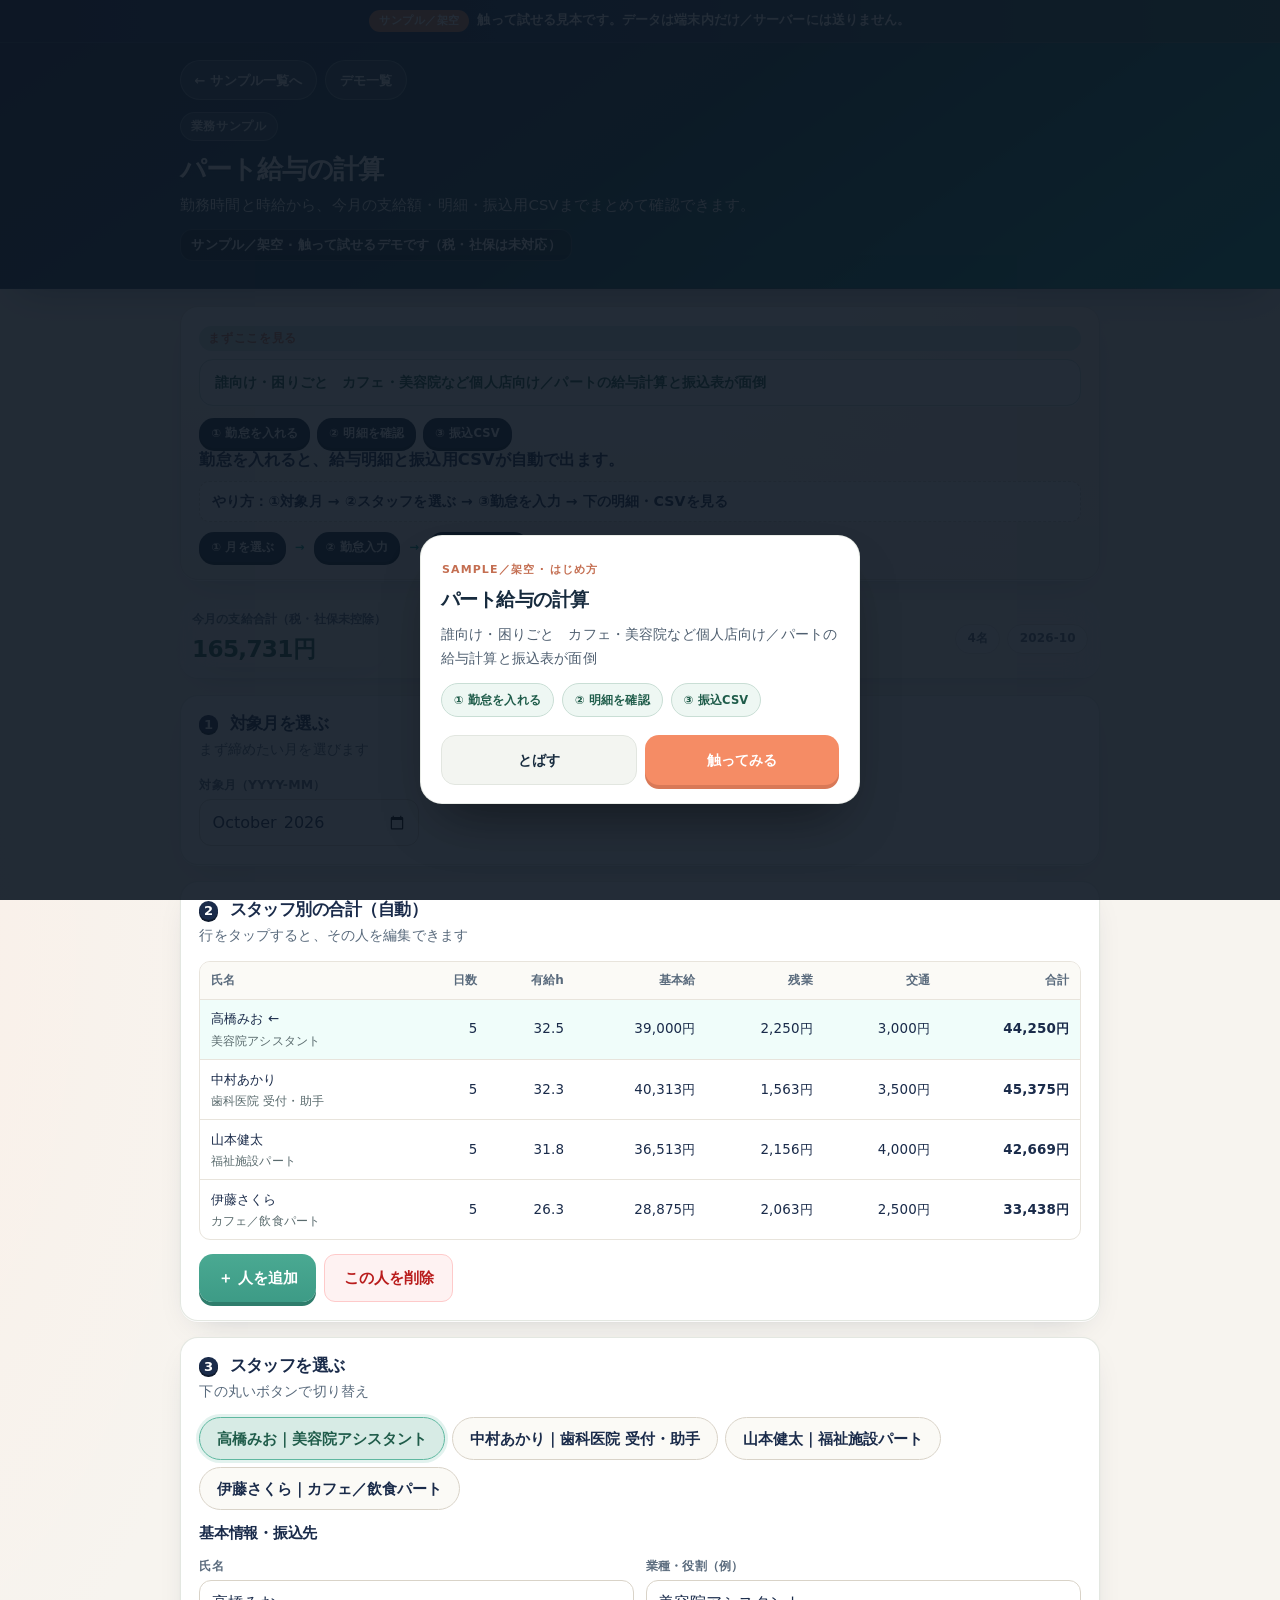
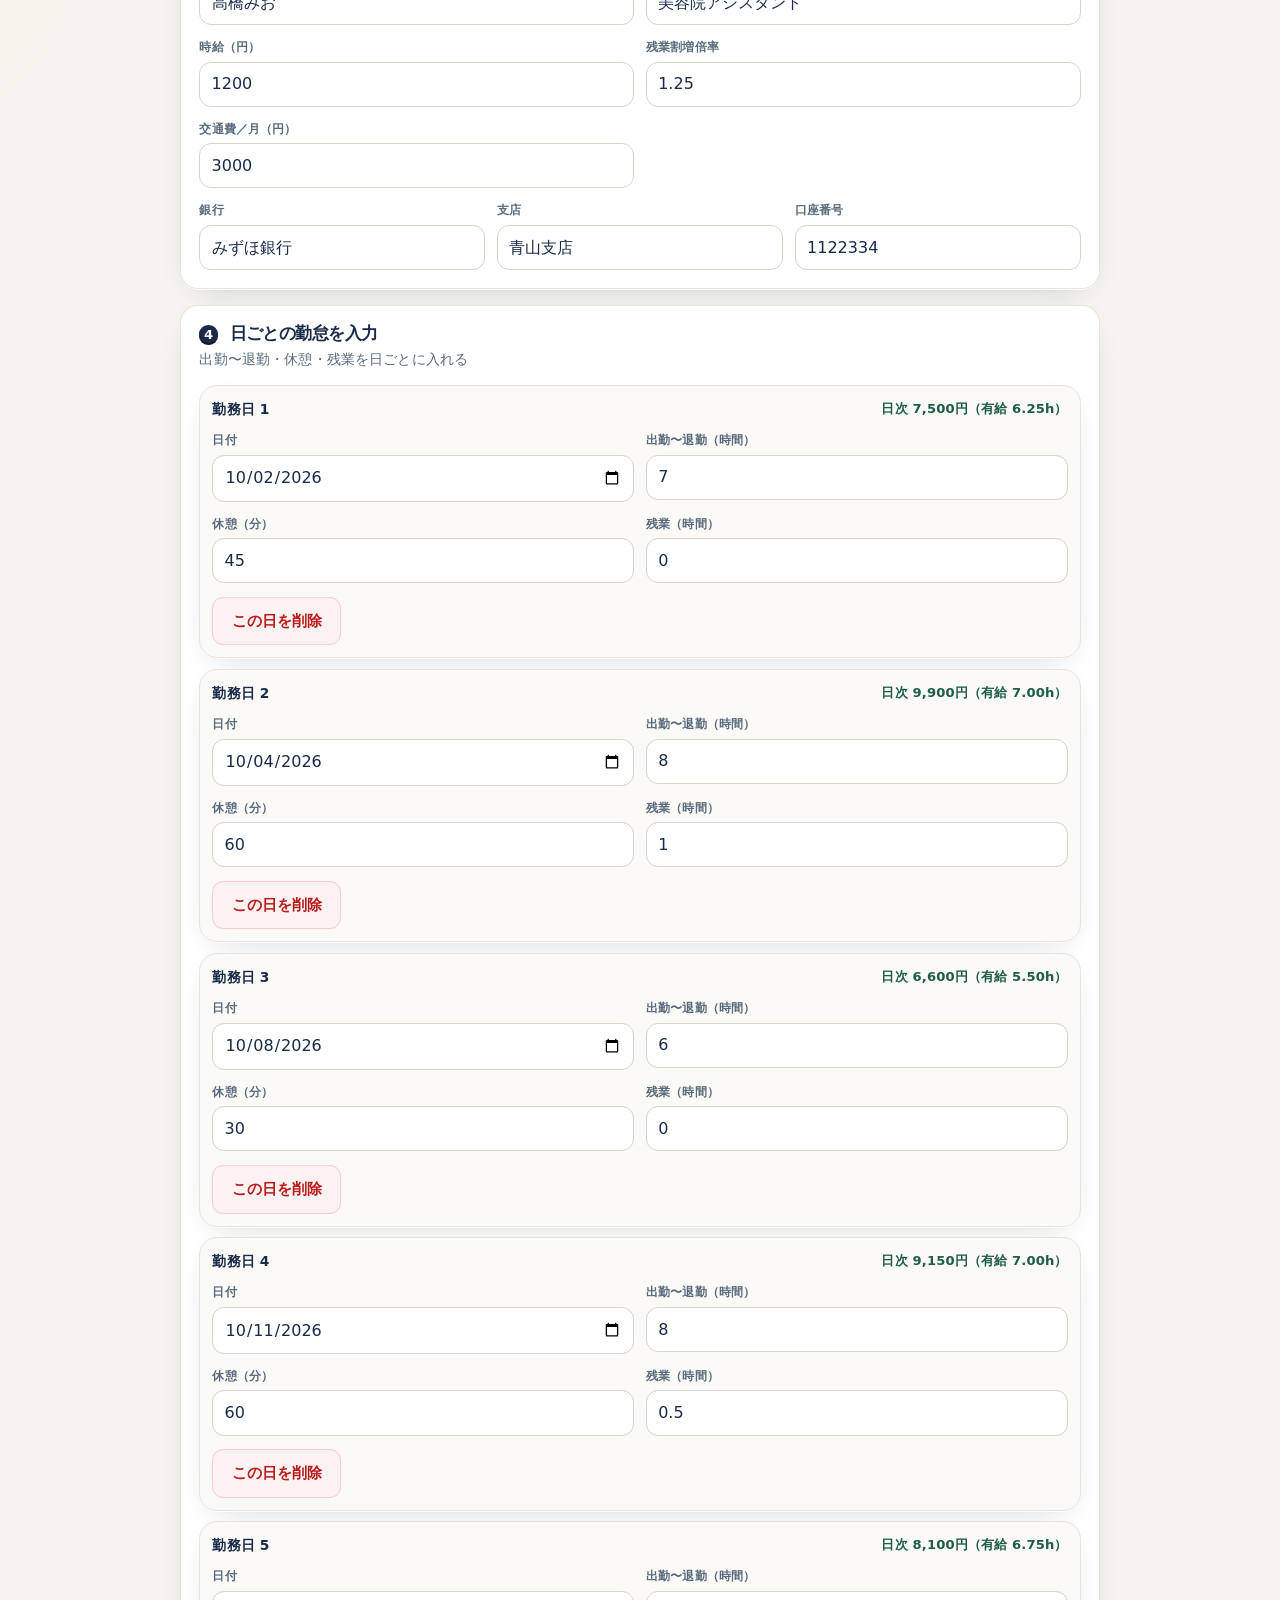
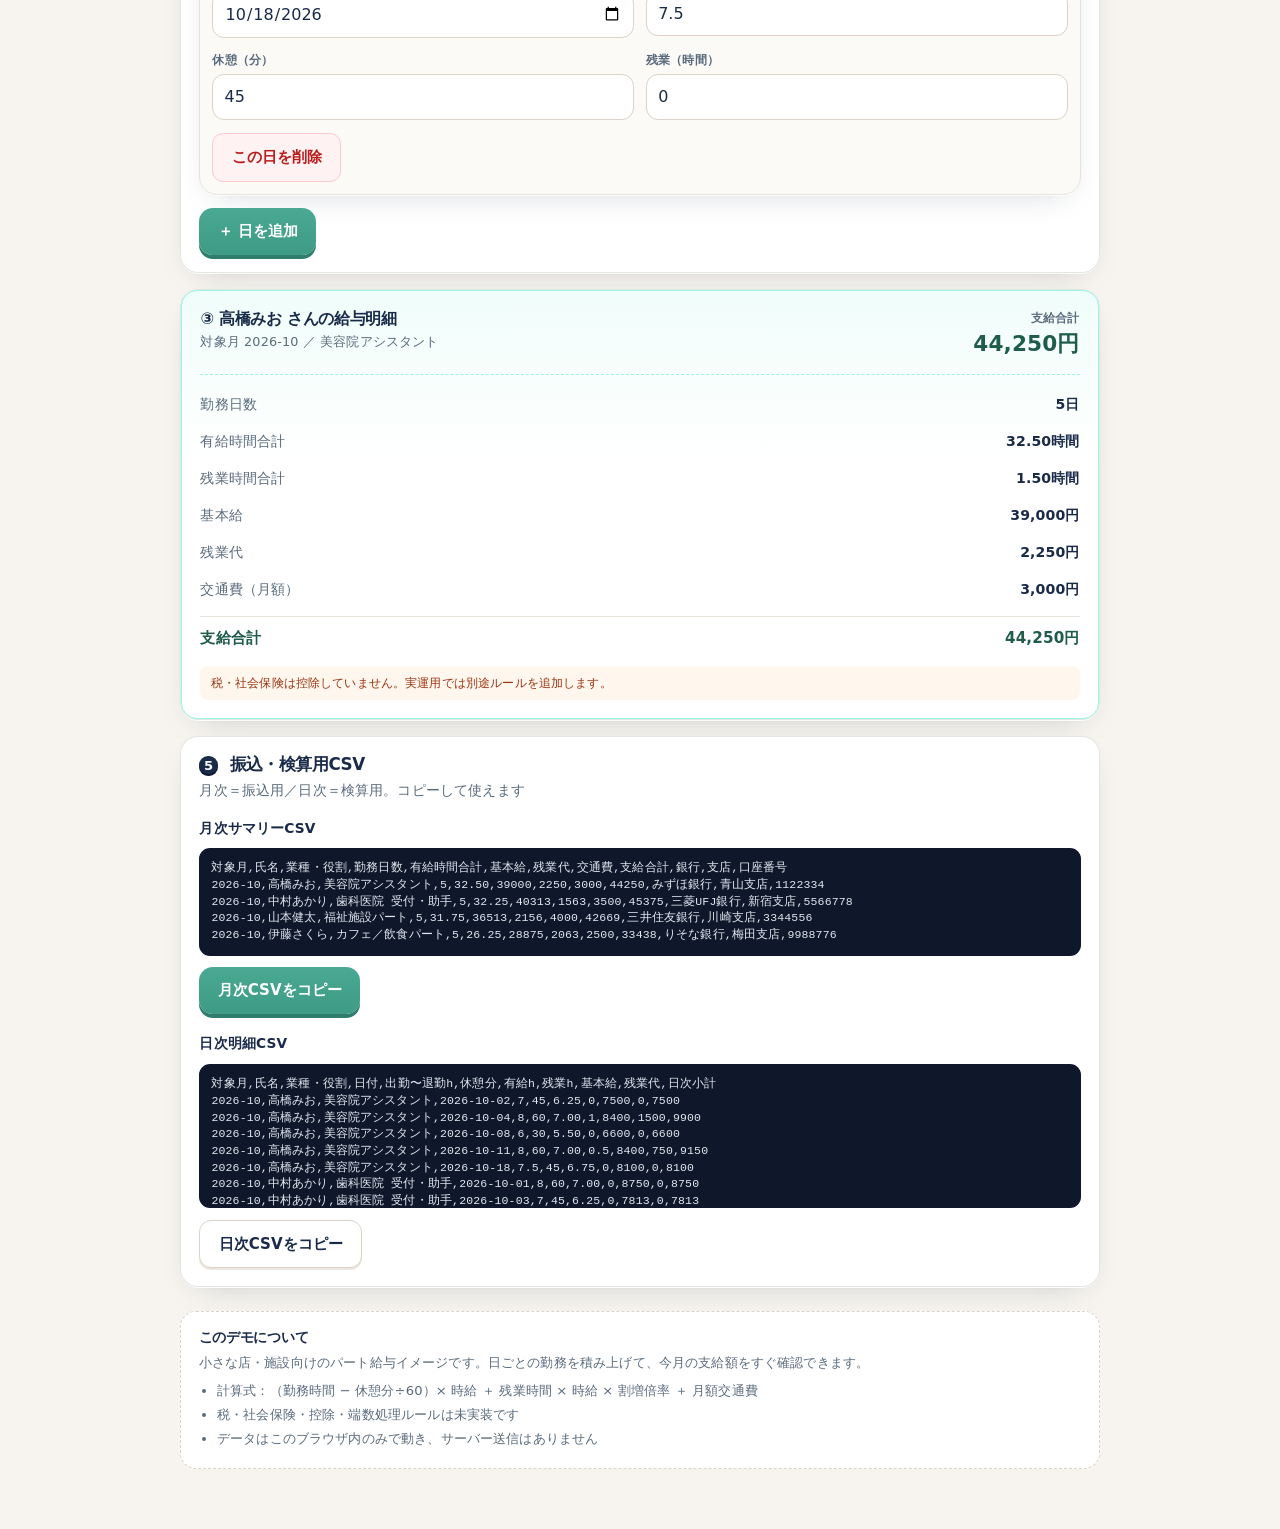
<file: part-time-payroll-demo.html>
<!DOCTYPE html>
<html lang="ja">
<head>
<meta charset="UTF-8">
<meta name="viewport" content="width=device-width, initial-scale=1, viewport-fit=cover">
<title>サンプルデモ｜パート時給・月次給与計算</title>
<meta name="description" content="美容院・歯科医院・福祉施設・カフェなど、個人事業／小規模現場のパート給与（週の勤務がバラつくケース）をまとめて試せるポートフォリオサンプル。税・社保は未対応。">
<style>
  :root {
    --bg: #f3f6f4;
    --surface: #ffffff;
    --surface-2: #f7faf8;
    --ink: #172b3e;
    --ink-muted: #586677;
    --ink-faint: #8494a3;
    --line: #e2e8e4;
    --line-strong: #c9d5cf;
    --accent: #0d9488;
    --accent-hover: #0f766e;
    --accent-soft: #d7ebe5;
    --accent-ink: #115e59;
    --warn-soft: #fff7ed;
    --warn-ink: #9a3412;
    --danger: #b91c1c;
    --danger-soft: #fef2f2;
    --radius: 16px;
    --radius-sm: 11px;
    --shadow: 0 1px 0 rgba(23, 43, 62, 0.04), 0 10px 28px -18px rgba(23, 43, 62, 0.22);
    --shadow-sm: 0 1px 2px rgba(23, 43, 62, 0.05);
    --shadow-hover: 0 14px 32px -16px rgba(23, 43, 62, 0.2);
    --radius-lg: 18px;
    --font: "Hiragino Sans", "Hiragino Kaku Gothic ProN", "Noto Sans JP", "Yu Gothic UI", "Yu Gothic", Meiryo, system-ui, -apple-system, sans-serif;
    --mono: ui-monospace, "SF Mono", Menlo, Consolas, monospace;
    --max: 920px;
  }

  *, *::before, *::after { box-sizing: border-box; }
  html { -webkit-text-size-adjust: 100%; scroll-behavior: smooth; }
  body {
    margin: 0;
    font-family: var(--font);
    color: var(--ink);
    background: var(--bg);
    line-height: 1.6;
    font-size: 15px;
    -webkit-font-smoothing: antialiased;
  }
  button, input, select, textarea { font: inherit; color: inherit; }
  button { cursor: pointer; }
  button:disabled { cursor: not-allowed; opacity: 0.45; }
  h1, h2, h3 { margin: 0; line-height: 1.3; font-weight: 700; letter-spacing: -0.02em; }
  p { margin: 0; }
  a { color: var(--accent); }

  .wrap {
    width: min(100% - 1.5rem, var(--max));
    margin-inline: auto;
    padding-bottom: 3rem;
  }

  /* Demo banner */
  .banner {
    background: linear-gradient(135deg, #0f766e 0%, #0d9488 55%, #14b8a6 100%);
    color: #fff;
    padding: 1.1rem 0 1.25rem;
  }
  .banner .wrap { padding-bottom: 0; }
  .banner-kicker {
    display: inline-flex;
    align-items: center;
    gap: 0.4rem;
    font-size: 0.75rem;
    font-weight: 700;
    letter-spacing: 0.06em;
    text-transform: uppercase;
    opacity: 0.92;
    background: rgba(255,255,255,0.16);
    border: 1px solid rgba(255,255,255,0.22);
    padding: 0.25rem 0.6rem;
    border-radius: 999px;
    margin-bottom: 0.65rem;
  }
  .banner h1 {
    font-size: clamp(1.25rem, 4vw, 1.65rem);
    font-weight: 800;
    margin-bottom: 0.4rem;
  }
  .banner p {
    font-size: 0.92rem;
    opacity: 0.92;
    max-width: 38rem;
  }
  .banner-note {
    margin-top: 0.7rem;
    display: inline-block;
    font-size: 0.8rem;
    background: rgba(0,0,0,0.18);
    padding: 0.3rem 0.65rem;
    border-radius: 8px;
  }

  /* Feature strip */
  .features {
    display: grid;
    grid-template-columns: repeat(auto-fit, minmax(140px, 1fr));
    gap: 0.6rem;
    margin: -1.1rem 0 1.25rem;
    position: relative;
    z-index: 1;
  }
  .feature {
    background: var(--surface);
    border: 1px solid var(--line);
    border-radius: var(--radius-sm);
    padding: 0.75rem 0.85rem;
    box-shadow: var(--shadow-sm);
  }
  .feature strong {
    display: block;
    font-size: 0.82rem;
    color: var(--accent-ink);
    margin-bottom: 0.15rem;
  }
  .feature span {
    font-size: 0.78rem;
    color: var(--ink-muted);
  }

  /* Sticky hero metrics */
  .hero-bar {
    position: sticky;
    top: 0;
    z-index: 20;
    background: rgba(244, 247, 248, 0.92);
    backdrop-filter: blur(10px);
    -webkit-backdrop-filter: blur(10px);
    border-bottom: 1px solid var(--line);
    margin: 0 0 1rem;
    padding: 0.65rem 0.75rem;
    width: 100%;
    max-width: 100%;
    box-sizing: border-box;
  }
  .hero-inner {
    display: flex;
    flex-wrap: wrap;
    align-items: center;
    gap: 0.75rem 1.25rem;
    justify-content: space-between;
  }
  .hero-metric {
    display: flex;
    flex-direction: column;
    gap: 0.1rem;
  }
  .hero-metric .label {
    font-size: 0.72rem;
    color: var(--ink-muted);
    font-weight: 600;
  }
  .hero-metric .value {
    font-size: clamp(1.15rem, 3.5vw, 1.45rem);
    font-weight: 800;
    color: var(--accent-ink);
    letter-spacing: -0.03em;
    font-variant-numeric: tabular-nums;
  }
  .hero-meta {
    display: flex;
    flex-wrap: wrap;
    gap: 0.45rem;
  }
  .pill {
    font-size: 0.75rem;
    font-weight: 600;
    color: var(--ink-muted);
    background: var(--surface);
    border: 1px solid var(--line);
    border-radius: 999px;
    padding: 0.28rem 0.7rem;
  }

  /* Cards */
  .card {
    background: var(--surface);
    border: 1px solid var(--line);
    border-radius: var(--radius);
    box-shadow: var(--shadow);
    padding: 1.1rem 1.15rem;
    margin-bottom: 1rem;
  }
  .card-head {
    display: flex;
    align-items: flex-start;
    justify-content: space-between;
    gap: 0.75rem;
    margin-bottom: 0.9rem;
  }
  .card-head h2 {
    font-size: 1.02rem;
  }
  .card-head .sub {
    font-size: 0.8rem;
    color: var(--ink-muted);
    margin-top: 0.2rem;
    font-weight: 400;
  }

  /* Forms */
  .field {
    display: flex;
    flex-direction: column;
    gap: 0.28rem;
  }
  .field label {
    font-size: 0.78rem;
    font-weight: 650;
    color: var(--ink-muted);
  }
  .field input {
    width: 100%;
    border: 1px solid var(--line-strong);
    background: var(--surface);
    border-radius: 9px;
    padding: 0.55rem 0.7rem;
    outline: none;
    transition: border-color 0.15s, box-shadow 0.15s;
  }
  .field input:focus {
    border-color: var(--accent);
    box-shadow: 0 0 0 3px var(--accent-soft);
  }
  .grid-2 {
    display: grid;
    grid-template-columns: 1fr 1fr;
    gap: 0.75rem;
  }
  .grid-3 {
    display: grid;
    grid-template-columns: 1fr;
    gap: 0.75rem;
  }
  @media (min-width: 640px) {
    .grid-3 { grid-template-columns: 1fr 1fr 1fr; }
  }

  /* Buttons */
  .btn {
    display: inline-flex;
    align-items: center;
    justify-content: center;
    gap: 0.35rem;
    border-radius: 9px;
    border: 1px solid transparent;
    padding: 0.55rem 0.9rem;
    font-size: 0.88rem;
    font-weight: 650;
    transition: background 0.15s, border-color 0.15s, color 0.15s, transform 0.05s;
  }
  .btn:active:not(:disabled) { transform: translateY(1px); }
  .btn-primary {
    background: var(--accent);
    color: #fff;
  }
  .btn-primary:hover:not(:disabled) { background: var(--accent-hover); }
  .btn-ghost {
    background: var(--surface);
    border-color: var(--line-strong);
    color: var(--ink);
  }
  .btn-ghost:hover:not(:disabled) { background: var(--surface-2); }
  .btn-danger {
    background: var(--danger-soft);
    color: var(--danger);
    border-color: #fecaca;
  }
  .btn-danger:hover:not(:disabled) { background: #fee2e2; }
  .btn-row {
    display: flex;
    flex-wrap: wrap;
    gap: 0.5rem;
    margin-top: 0.85rem;
  }
  .btn-block { width: 100%; }

  /* Staff chips */
  .chips {
    display: flex;
    flex-wrap: wrap;
    gap: 0.45rem;
    margin-bottom: 0.85rem;
  }
  .chip {
    border: 1px solid var(--line-strong);
    background: var(--surface-2);
    color: var(--ink);
    border-radius: 999px;
    padding: 0.4rem 0.85rem;
    font-size: 0.84rem;
    font-weight: 600;
  }
  .chip[aria-pressed="true"] {
    background: var(--accent-soft);
    border-color: var(--accent);
    color: var(--accent-ink);
  }
  .chip:hover { border-color: var(--accent); }

  /* Summary table */
  .table-wrap {
    overflow-x: auto;
    -webkit-overflow-scrolling: touch;
    border: 1px solid var(--line);
    border-radius: var(--radius-sm);
  }
  table {
    width: 100%;
    border-collapse: collapse;
    font-size: 0.84rem;
    min-width: 0;
    width: 100%;
  }
  th, td {
    padding: 0.55rem 0.65rem;
    text-align: left;
    border-bottom: 1px solid var(--line);
    white-space: nowrap;
  }
  th {
    background: var(--surface-2);
    color: var(--ink-muted);
    font-weight: 650;
    font-size: 0.75rem;
  }
  td.num, th.num { text-align: right; font-variant-numeric: tabular-nums; }
  tr:last-child td { border-bottom: none; }
  tr.active-row td {
    background: #f0fdfa;
  }
  tr.clickable { cursor: pointer; }
  tr.clickable:hover td { background: #f8fffe; }

  /* Day cards */
  .day-list {
    display: flex;
    flex-direction: column;
    gap: 0.65rem;
  }
  .day-card {
    border: 1px solid var(--line);
    border-radius: var(--radius-sm);
    background: var(--surface-2);
    padding: 0.75rem;
  }
  .day-card-top {
    display: flex;
    align-items: center;
    justify-content: space-between;
    gap: 0.5rem;
    margin-bottom: 0.65rem;
  }
  .day-card-top .day-title {
    font-size: 0.86rem;
    font-weight: 700;
  }
  .day-pay {
    font-size: 0.82rem;
    font-weight: 700;
    color: var(--accent-ink);
    font-variant-numeric: tabular-nums;
  }

  /* Payslip */
  .payslip {
    background: linear-gradient(180deg, #f0fdfa 0%, #ffffff 40%);
    border: 1px solid #99f6e4;
    border-radius: var(--radius);
    padding: 1.1rem 1.15rem;
  }
  .payslip-head {
    display: flex;
    justify-content: space-between;
    align-items: flex-start;
    gap: 0.75rem;
    margin-bottom: 0.9rem;
    padding-bottom: 0.75rem;
    border-bottom: 1px dashed #99f6e4;
  }
  .payslip-head h3 {
    font-size: 1rem;
  }
  .payslip-head .period {
    font-size: 0.8rem;
    color: var(--ink-muted);
    margin-top: 0.15rem;
  }
  .payslip-total {
    text-align: right;
  }
  .payslip-total .label {
    font-size: 0.72rem;
    color: var(--ink-muted);
    font-weight: 600;
  }
  .payslip-total .amount {
    font-size: 1.35rem;
    font-weight: 800;
    color: var(--accent-ink);
    font-variant-numeric: tabular-nums;
  }
  .payslip-rows {
    display: grid;
    gap: 0.4rem;
  }
  .payslip-row {
    display: flex;
    justify-content: space-between;
    gap: 1rem;
    font-size: 0.88rem;
    padding: 0.25rem 0;
  }
  .payslip-row .k { color: var(--ink-muted); }
  .payslip-row .v {
    font-weight: 650;
    font-variant-numeric: tabular-nums;
  }
  .payslip-row.em {
    margin-top: 0.35rem;
    padding-top: 0.55rem;
    border-top: 1px solid var(--line);
    font-size: 0.95rem;
  }
  .payslip-row.em .k, .payslip-row.em .v {
    color: var(--accent-ink);
    font-weight: 800;
  }
  .payslip-note {
    margin-top: 0.75rem;
    font-size: 0.75rem;
    color: var(--warn-ink);
    background: var(--warn-soft);
    border-radius: 8px;
    padding: 0.45rem 0.65rem;
  }

  /* CSV area */
  .csv-preview {
    font-family: var(--mono);
    font-size: 0.72rem;
    line-height: 1.45;
    background: #0f172a;
    color: #e2e8f0;
    border-radius: var(--radius-sm);
    padding: 0.75rem;
    overflow-x: auto;
    white-space: pre;
    max-height: 9rem;
    margin-top: 0.55rem;
    max-width: 100%;
    min-width: 0;
    box-sizing: border-box;
  }
  .toast {
    display: none;
    margin-top: 0.55rem;
    font-size: 0.82rem;
    font-weight: 650;
    color: var(--accent-ink);
    background: var(--accent-soft);
    border-radius: 8px;
    padding: 0.45rem 0.7rem;
  }
  .toast.show { display: block; }

  /* Footnote */
  .footnote {
    margin-top: 1.5rem;
    padding: 1rem 1.1rem;
    border: 1px dashed var(--line-strong);
    border-radius: var(--radius);
    background: var(--surface);
    font-size: 0.82rem;
    color: var(--ink-muted);
  }
  .footnote h3 {
    font-size: 0.88rem;
    color: var(--ink);
    margin-bottom: 0.4rem;
  }
  .footnote ul {
    margin: 0.4rem 0 0;
    padding-left: 1.15rem;
  }
  .footnote li { margin-bottom: 0.2rem; }

  .sr-only {
    position: absolute;
    width: 1px;
    height: 1px;
    padding: 0;
    margin: -1px;
    overflow: hidden;
    clip: rect(0,0,0,0);
    border: 0;
  }

  /* --- clarity polish --- */
  .demo-nav {
    display: flex;
    align-items: center;
    gap: 0.5rem;
    margin-bottom: 0.75rem;
    flex-wrap: wrap;
  }
  .demo-nav a {
    color: #fff;
    text-decoration: none;
    font-size: 0.82rem;
    font-weight: 700;
    background: rgba(255,255,255,0.16);
    border: 1px solid rgba(255,255,255,0.28);
    padding: 0.45rem 0.85rem;
    border-radius: 999px;
    min-height: 40px;
    display: inline-flex;
    align-items: center;
  }
  .demo-nav a:hover { background: rgba(255,255,255,0.28); }
  .howto {
    background: var(--surface);
    border: 1px solid var(--line);
    border-radius: var(--radius);
    box-shadow: var(--shadow);
    padding: 1rem 1.1rem;
    margin: -0.95rem 0 1.15rem;
    position: relative;
    z-index: 2;
  }
  .howto-title {
    font-size: 0.75rem;
    font-weight: 800;
    color: var(--accent-ink);
    letter-spacing: 0.06em;
    margin-bottom: 0.3rem;
  }
  .howto > p {
    font-size: 0.98rem;
    font-weight: 700;
    color: var(--ink);
    line-height: 1.45;
  }
  .howto .hint {
    margin-top: 0.4rem;
    font-size: 0.86rem;
    font-weight: 500;
    color: var(--ink-muted);
    line-height: 1.5;
  }
  .step-flow {
    display: flex;
    flex-wrap: wrap;
    align-items: center;
    gap: 0.35rem;
    margin-top: 0.7rem;
  }
  .step-flow span {
    display: inline-flex;
    align-items: center;
    background: var(--accent-soft);
    color: var(--accent-ink);
    font-size: 0.8rem;
    font-weight: 750;
    padding: 0.4rem 0.75rem;
    border-radius: 999px;
  }
  .step-flow .arrow {
    background: transparent;
    color: #8a9a9d;
    padding: 0.35rem 0.15rem;
    font-weight: 700;
  }
  .btn {
    min-height: 44px !important;
    padding: 0.7rem 1.15rem !important;
    font-size: 0.94rem !important;
    border-radius: 11px !important;
  }
  .chip {
    min-height: 42px !important;
    padding: 0.55rem 1.05rem !important;
    font-size: 0.92rem !important;
  }
  .empty {
    text-align: center !important;
    padding: 1.5rem 1.1rem !important;
    color: var(--ink-muted) !important;
    font-size: 0.92rem !important;
    background: var(--surface-2) !important;
    border: 1px dashed var(--line-strong) !important;
    border-radius: var(--radius-sm) !important;
    line-height: 1.55 !important;
  }
  .field input,
  .field select,
  .field textarea,
  input[type="month"],
  input[type="date"],
  input[type="time"],
  input[type="number"],
  input[type="text"],
  select,
  textarea {
    min-height: 44px;
    font-size: 16px;
  }
  .field textarea,
  textarea { min-height: 100px; }
  .card-head h2 { font-size: 1.05rem; }
  .card-head .sub { font-size: 0.86rem; }


  .howto {
    border: 2px solid var(--accent);
    background: linear-gradient(180deg, #f0fdfa 0%, #ffffff 55%);
  }
  .howto-title {
    display: inline-flex;
    align-items: center;
    gap: 0.35rem;
    font-size: 0.78rem;
    background: var(--accent-soft);
    padding: 0.2rem 0.55rem;
    border-radius: 999px;
    margin-bottom: 0.55rem;
  }
  .howto > p { font-size: 1.02rem; }
  .howto .hint {
    margin-top: 0.55rem;
    padding: 0.55rem 0.7rem;
    background: #fff;
    border: 1px dashed var(--line-strong);
    border-radius: 10px;
    font-size: 0.88rem;
    font-weight: 650;
    color: var(--ink);
  }
  .step-flow { margin-top: 0.85rem; gap: 0.4rem; }
  .step-flow span {
    font-size: 0.84rem;
    padding: 0.5rem 0.85rem;
    box-shadow: 0 1px 0 rgba(13,148,136,0.15);
  }
  .card-head h2 {
    display: flex;
    align-items: center;
    gap: 0.45rem;
    flex-wrap: wrap;
  }
  .step-badge {
    display: inline-flex;
    align-items: center;
    justify-content: center;
    min-width: 1.7rem;
    height: 1.7rem;
    padding: 0 0.4rem;
    border-radius: 999px;
    background: var(--accent);
    color: #fff;
    font-size: 0.78rem;
    font-weight: 800;
    letter-spacing: 0;
  }


.howto .for-whom{font-size:0.84rem;font-weight:700;color:#115e59;background:#e7f7f2;border:1px solid #b7e5d8;border-radius:12px;padding:0.65rem 0.8rem;margin:0.4rem 0 0.7rem;line-height:1.5}
.howto .for-whom strong{font-weight:800}
.howto .for-whom strong{font-weight:800}



/* ===== WATA LAB quality polish v5 ===== */
:root{
  --wl-navy:#172b3e;
  --wl-teal:#0d9488;
  --wl-teal-deep:#0f766e;
  --wl-orange:#f58c65;
  --wl-orange-deep:#d97957;
  --wl-cream:#f7f6ef;
  --wl-cream-2:#fbfaf5;
  --wl-muted:#4f5f70;
  --wl-line:#e2e6e0;
  --wl-shadow:0 1px 0 rgba(255,255,255,.85), 0 14px 36px -22px rgba(23,43,62,.32);
  --wl-shadow-hover:0 22px 44px -18px rgba(23,43,62,.28);
  --wl-radius:20px;
  --wl-ease:cubic-bezier(.22,.7,.25,1);
}
html{-webkit-font-smoothing:antialiased;text-rendering:optimizeLegibility;scroll-behavior:smooth}
body{background:var(--wl-cream-2)!important;color:var(--wl-navy)}
::selection{background:#ffe0ab;color:#172b3e}
a:focus-visible,button:focus-visible,input:focus-visible,select:focus-visible,textarea:focus-visible,summary:focus-visible,[tabindex]:focus-visible{
  outline:3px solid var(--wl-orange)!important;outline-offset:2px!important;
}
.banner,.top,.app-header{
  background:linear-gradient(145deg,#172b3e 0%,#1a4550 42%,#0d9488 100%)!important;
  box-shadow:0 16px 32px -20px rgba(23,43,62,.5);
}
.banner h1,.top h1,.app-header h1{letter-spacing:-.035em;font-weight:900}
.sample-banner,.sample-strip{
  background:linear-gradient(90deg,#7a3b2e,#5c3d2e)!important;
  font-size:12px!important;font-weight:800;padding:10px 14px!important;
  letter-spacing:.02em;text-align:center;color:#fff;
}
.sample-banner strong,.sample-strip strong{
  background:rgba(255,255,255,.18);padding:2px 8px;border-radius:999px;margin-right:6px;
}
.howto,.howto-strip{
  background:linear-gradient(180deg,#fffdf8 0%,#f3faf7 100%)!important;
  border:1px solid #d7e8e1!important;
  border-radius:18px!important;
  box-shadow:var(--wl-shadow);
  padding:1.15rem 1.2rem!important;
  margin:1.1rem 0 1.25rem!important;
}
.howto::before,.howto-strip::before{display:none!important}
.howto-title{
  display:flex;align-items:center;gap:.5rem;
  font-size:1.05rem!important;font-weight:900!important;letter-spacing:-.025em;
  color:var(--wl-navy)!important;margin:0 0 .5rem!important;
}
.howto .for-whom,.howto-strip .for-whom,.for-whom{
  background:#fff!important;border:1px solid #c9ded5!important;
  color:#1f5c4a!important;border-radius:14px!important;
  padding:.75rem .9rem!important;margin:.4rem 0 .75rem!important;
  box-shadow:0 1px 0 rgba(255,255,255,.85);line-height:1.55;font-weight:700;
}
.howto .steps,.howto-strip .steps,.step-flow{display:flex;flex-wrap:wrap;gap:7px;margin-top:10px;align-items:center}
.howto .steps span,.howto-strip .steps span,.howto .hint span,.step-flow span{
  background:#fff;border:1px solid #d5e4de;border-radius:999px;
  padding:6px 12px;font-size:11.5px;font-weight:800;color:#2f6b5a;
  box-shadow:0 1px 0 rgba(23,43,62,.04);
}
.step-flow .arrow{border:none!important;background:transparent!important;box-shadow:none!important;color:#9aab9f;padding:0 2px!important}
.card,.panel,.feature,.item-card,.staff-card,.day-card,.inv-card,.book-card,.report-card,.tile,.shift-cell{
  transition:transform .18s var(--wl-ease),box-shadow .18s,border-color .18s;
  border-radius:var(--wl-radius)!important;
}
.card,.panel,.feature,.item-card,.staff-card,.day-card,.inv-card,.book-card,.report-card{
  box-shadow:var(--wl-shadow)!important;
}
.card:hover,.feature:hover,.book-card:hover,.inv-card:hover,.report-card:hover{
  box-shadow:var(--wl-shadow-hover)!important;border-color:#b7e5d8;
}
.overlay .panel:hover,.wl-coach .panel:hover{box-shadow:var(--wl-shadow)!important;border-color:transparent;transform:none!important}
a.card:hover{transform:translateY(-4px)}
.btn,.chip,button.primary,button.accent,.btn-primary,.composer button,.quick .chip,button[type="submit"]{
  transition:transform .12s var(--wl-ease),box-shadow .12s,background .12s,border-color .12s!important;
}
.btn-primary,.composer button,button.primary,button.accent,button[type="submit"].primary{
  box-shadow:0 4px 0 rgba(15,118,110,.35)!important;
  border-radius:14px!important;font-weight:900!important;
}
.btn-primary:hover:not(:disabled),.composer button:hover:not(:disabled),button.primary:hover:not(:disabled){filter:brightness(1.05)}
.btn-primary:active:not(:disabled),.composer button:active:not(:disabled),button.primary:active:not(:disabled){
  transform:translateY(2px)!important;box-shadow:0 2px 0 rgba(15,118,110,.35)!important;
}
input,select,textarea{
  border-radius:12px!important;
  transition:border-color .15s,box-shadow .15s;
}
input:focus,select:focus,textarea:focus{
  border-color:var(--wl-teal)!important;
  box-shadow:0 0 0 3px rgba(13,148,136,.16)!important;
  outline:none;
}
.empty{
  border:1.5px dashed #c9d5cf!important;
  background:
    radial-gradient(circle at 50% 28%,rgba(13,148,136,.08),transparent 42%),
    linear-gradient(180deg,#fff,#f7faf8)!important;
  border-radius:18px!important;
  padding:1.75rem 1.2rem!important;
  color:var(--wl-muted)!important;
  text-align:center;
  font-weight:700;
  line-height:1.75;
}
.empty:before{
  content:"◇";
  display:block;font-size:1.45rem;margin-bottom:.55rem;color:#0d9488;opacity:.8;
}
.empty strong{display:block;color:var(--wl-navy);font-size:1.02rem;margin-bottom:.35rem}
.toast,.notice,.flash{
  border-radius:14px!important;
  box-shadow:var(--wl-shadow)!important;
}
.demo-nav a,.back,.back-lab{
  transition:background .15s,transform .12s,border-color .15s,filter .15s;
  border-radius:999px!important;
}
.banner .demo-nav a:hover,.banner .back:hover,.banner .back-lab:hover,.top .back:hover,.app-header .back:hover{filter:brightness(1.08);transform:translateY(-1px)}
.hero-bar{
  background:rgba(247,246,239,.96)!important;
  border-bottom:1px solid #e2e6e0!important;
  box-shadow:0 8px 20px -18px rgba(23,43,62,.35);
  backdrop-filter:blur(10px);
}
.features .feature{border-radius:16px!important;box-shadow:var(--wl-shadow)!important}
.features .feature:hover{transform:translateY(-2px)}
.wrap{padding-bottom:3.75rem}
.bubble{transition:transform .12s ease, box-shadow .12s}
.row.user .bubble{box-shadow:0 4px 12px rgba(196,120,74,.25)}
.row.bot .bubble{box-shadow:0 2px 10px rgba(44,33,28,.06)}
.chip:hover,.quick .chip:hover{transform:translateY(-1px)}
.panel{border-radius:20px!important;box-shadow:var(--wl-shadow)!important}
.tabbar button,.tabs button,.nav-tabs button{transition:background .15s,color .15s,transform .12s}
.stat,.kpi,.summary-card{
  border-radius:16px!important;box-shadow:var(--wl-shadow)!important;
  transition:transform .18s var(--wl-ease), box-shadow .18s;
}
.kpi:hover,.summary-card:hover{transform:translateY(-2px);box-shadow:var(--wl-shadow-hover)!important}
.shell .stat:hover,.hud .stat:hover,.wl-game .stat:hover{transform:none!important;box-shadow:none!important}
table{border-collapse:separate;border-spacing:0}
th{font-weight:800;letter-spacing:.02em}
tr{transition:background .12s}
/* v5 fixes */
td.empty:before, tr .empty:before { content:none!important; display:none!important; }
.howto.howto-inline, header + .howto, .sample-banner + .howto, .sample-strip + .howto-strip, body > .howto, body > .howto-strip,
.top + .howto{
  border-radius:0!important; margin:0!important; border-left:none!important; border-right:none!important;
}
@media (prefers-reduced-motion: reduce){
  html{scroll-behavior:auto}
  *,*::before,*::after{animation-duration:.01ms!important;animation-iteration-count:1!important;transition-duration:.01ms!important}
}


/* ===== WATA LAB quality polish v7 ===== */
.wl-coach{
  position:fixed;inset:0;z-index:100;background:rgba(12,22,34,.88);
  display:flex;align-items:flex-end;justify-content:center;padding:18px;
  opacity:0;pointer-events:none;transition:opacity .25s ease;
}
.wl-coach.show{opacity:1;pointer-events:auto}
.wl-coach .panel{
  width:min(100%,440px);background:#fff;color:#172b3e;border-radius:24px;
  padding:24px 20px 18px;box-shadow:0 28px 56px -18px rgba(0,0,0,.5);
  transform:translateY(14px);transition:transform .28s cubic-bezier(.22,.7,.25,1);
  border:1px solid #e8ebe6;
}
.wl-coach.show .panel{transform:translateY(0)}
.wl-coach .kicker{font-size:11px;font-weight:900;letter-spacing:.1em;color:#c46e51;margin-bottom:8px}
.wl-coach h2{margin:0 0 8px;font-size:1.18rem;letter-spacing:-.03em}
.wl-coach p{margin:0 0 14px;font-size:.9rem;color:#4f5f70;line-height:1.7}
.wl-coach .steps{display:flex;flex-wrap:wrap;gap:7px;margin-bottom:16px}
.wl-coach .steps span{
  background:#eef7f3;border:1px solid #c9ded5;color:#1f5c4a;
  border-radius:999px;padding:7px 12px;font-size:11.5px;font-weight:800;
}
.wl-coach .actions{display:flex;gap:8px}
.wl-coach button{
  flex:1;appearance:none;border:none;border-radius:14px;min-height:50px;
  font-family:inherit;font-weight:900;font-size:14px;cursor:pointer;
}
.wl-coach .go{background:#f58c65;color:#fff;box-shadow:0 4px 0 #d97957}
.wl-coach .skip{background:#f3f5f1;color:#172b3e;border:1px solid #e2e6e0!important}
.wl-pulse{animation:wlPulse 1.35s ease-in-out 3}
@keyframes wlPulse{
  0%,100%{box-shadow:0 4px 0 rgba(15,118,110,.35)}
  50%{box-shadow:0 0 0 7px rgba(245,140,101,.3),0 4px 0 rgba(15,118,110,.35)}
}
.wl-toast{
  position:fixed;left:50%;bottom:max(24px, calc(env(safe-area-inset-bottom, 0px) + var(--wl-toast-lift, 0px)));
  transform:translateX(-50%) translateY(20px);
  background:#172b3e;color:#fff;padding:13px 20px;border-radius:999px;
  font-size:13px;font-weight:800;z-index:90;opacity:0;pointer-events:none;
  transition:opacity .2s, transform .2s;box-shadow:0 16px 32px -14px rgba(0,0,0,.5);
  max-width:min(92vw,440px);text-align:center;
}
.wl-toast.show{opacity:1;transform:translateX(-50%) translateY(0)}

/* v7 visual hard-upgrade */
.wl-sample-strip{
  background:linear-gradient(90deg,#172b3e,#1a4550 55%,#0f766e);
  color:#fff;font-size:12.5px;font-weight:800;letter-spacing:.02em;
  padding:10px 16px;text-align:center;border-bottom:1px solid rgba(255,255,255,.12);
}
.wl-sample-strip strong{
  display:inline-block;background:rgba(245,140,101,.95);color:#fff;
  border-radius:999px;padding:2px 10px;margin-right:8px;font-size:11px;letter-spacing:.04em;
}
.banner{
  background:linear-gradient(145deg,#142536 0%,#1a4550 42%,#0d9488 100%)!important;
  box-shadow:0 18px 40px -22px rgba(23,43,62,.55)!important;
  padding-bottom:1.65rem!important;
}
.banner h1{letter-spacing:-.035em!important;text-shadow:0 1px 0 rgba(0,0,0,.12)}
.banner p{opacity:.95!important;line-height:1.75!important;max-width:40rem}
.banner-kicker,.kicker{
  background:rgba(255,255,255,.16)!important;border:1px solid rgba(255,255,255,.28)!important;
  backdrop-filter:blur(6px);
}
.banner-note,.note{
  background:rgba(0,0,0,.28)!important;border:1px solid rgba(255,255,255,.18)!important;
  border-radius:12px!important;font-weight:700!important;
}
.banner .demo-nav a,.banner .back,.banner .back-lab,.top .back,.app-header .back,.hero-bar .back{
  background:rgba(255,255,255,.14)!important;border:1px solid rgba(255,255,255,.28)!important;
  backdrop-filter:blur(6px);font-weight:800!important;
}
.howto,.howto-strip{
  background:linear-gradient(180deg,#fff,#f4faf7)!important;
  border:1px solid #d5e6df!important;
  border-radius:22px!important;
  box-shadow:0 14px 36px -22px rgba(23,43,62,.28)!important;
  padding:1.15rem 1.15rem 1.05rem!important;
  margin:1.1rem 0 1.25rem!important;
}
.howto-title{
  color:#c46e51!important;font-weight:900!important;letter-spacing:.06em!important;font-size:.72rem!important;
}
.for-whom{
  background:#eef7f3!important;border:1px solid #c9ded5!important;border-radius:14px!important;
  padding:.65rem .8rem!important;font-size:.86rem!important;line-height:1.55!important;
}
.howto .steps span,.step-flow span:not(.arrow){
  background:#172b3e!important;color:#fff!important;border:none!important;
  box-shadow:0 3px 0 #0f1f2e!important;
}
.step-flow .arrow{color:#0d9488!important;font-weight:900!important}
.card,.panel,.panel-card,.box,.section-card{
  border-radius:20px!important;
  box-shadow:0 1px 0 rgba(255,255,255,.9), 0 16px 36px -22px rgba(23,43,62,.28)!important;
  border-color:#e2e6e0!important;
  transition:transform .18s cubic-bezier(.22,.7,.25,1), box-shadow .18s!important;
}
.card:hover{transform:translateY(-2px)}
.overlay .panel:hover,.wl-coach .panel:hover{transform:none}
button.btn-primary,.btn-primary,button.primary,.btn.primary,.composer button[type="submit"],
button.primary-btn,#btnSave,.line-btn,.cta-band a{
  border-radius:14px!important;font-weight:900!important;
  box-shadow:0 4px 0 rgba(15,118,110,.35)!important;
  transition:transform .12s, box-shadow .12s, filter .12s!important;
}
button.btn-primary:hover,.btn-primary:hover,button.primary:hover,.btn.primary:hover,#btnSave:hover{
  transform:translateY(1px);filter:brightness(1.03);
  box-shadow:0 2px 0 rgba(15,118,110,.35)!important;
}
button, .chip, .btn, select, input, textarea{
  transition:border-color .15s, box-shadow .15s, background .15s, transform .12s;
}
input:focus, select:focus, textarea:focus, button:focus-visible, a:focus-visible, .chip:focus-visible{
  outline:3px solid #f58c65!important;outline-offset:2px!important;
}
.hero-bar,.hero-metric,.stat,.kpi,.summary-card{
  border-radius:18px!important;
  box-shadow:0 10px 28px -20px rgba(23,43,62,.3)!important;
}
.empty{
  background:
    radial-gradient(circle at 50% 30%,rgba(13,148,136,.1),transparent 45%),
    linear-gradient(180deg,#fff,#f7faf8)!important;
  border:1px dashed #c9ded5!important;
  border-radius:20px!important;padding:2rem 1.2rem!important;
}
.wl-footer-cta{
  margin:2rem auto 1.5rem;width:min(100% - 1.5rem, 920px);
  padding:1.25rem 1.2rem;border-radius:22px;color:#fff;
  background:linear-gradient(135deg,#172b3e,#1a4550 55%,#0d9488);
  display:flex;flex-wrap:wrap;gap:12px;align-items:center;justify-content:space-between;
  box-shadow:0 18px 40px -20px rgba(23,43,62,.45);
}
.wl-footer-cta strong{display:block;font-size:1.02rem;margin-bottom:.2rem}
.wl-footer-cta p{margin:0;font-size:.84rem;opacity:.9;line-height:1.55}
.wl-footer-cta a{
  background:#f58c65;color:#fff;font-weight:900;border-radius:999px;padding:.8rem 1.15rem;
  box-shadow:0 4px 0 #d97957;text-decoration:none;white-space:nowrap;
}
.sample-banner,.sample-strip{position:relative}
@media (max-width:550px){
  .howto,.howto-strip{border-radius:18px!important;margin:0.85rem 0 1rem!important}
  .wl-footer-cta{border-radius:18px;padding:1.05rem 1rem}
  .wl-footer-cta a{width:100%;text-align:center}
}
@media (prefers-reduced-motion: reduce){
  .wl-pulse{animation:none}
  .wl-coach,.wl-coach .panel,.wl-toast,.card,.panel{transition:none!important}
}



/* ===== sticky LINE + coach clearance v7.2 ===== */
:root{
  --wl-line-bar-h: 0px;
  --wl-toast-lift: 0px;
}
.wl-footer-cta{
  position:fixed!important;
  left:12px;right:12px;
  bottom:calc(10px + env(safe-area-inset-bottom,0px));
  z-index:70;
  margin:0!important;
  width:auto!important;
  max-width:920px;
  margin-inline:auto!important;
  padding:12px 14px!important;
  border-radius:18px!important;
  box-shadow:0 16px 36px -12px rgba(23,43,62,.55)!important;
}
.wl-footer-cta p{display:none}
@media(min-width:640px){
  .wl-footer-cta{left:50%;right:auto;transform:translateX(-50%);width:min(100% - 24px, 720px)!important}
  .wl-footer-cta p{display:block;font-size:.8rem}
}
body.wl-has-linebar{
  padding-bottom:calc(88px + env(safe-area-inset-bottom,0px))!important;
}
body.wl-game{
  padding-bottom:calc(10px + env(safe-area-inset-bottom,0px))!important;
}
body.wl-game .wl-footer-cta,
body.wl-game .wl-coach,
body.wl-game #wlCoach{display:none!important;pointer-events:none!important}
/* Coach sits ABOVE sticky LINE bar */
.wl-coach{
  position:fixed;inset:0;z-index:120!important;
  background:rgba(12,22,34,.9)!important;
  display:flex;align-items:flex-end;justify-content:center;
  padding:16px 16px calc(96px + env(safe-area-inset-bottom,0px))!important;
  opacity:0;pointer-events:none;transition:opacity .2s ease;
}
.wl-coach.show{opacity:1;pointer-events:auto}
.wl-coach .panel{
  width:min(100%,440px);max-height:min(70vh,560px);overflow:auto;
  margin-bottom:0!important;
  transform:translateY(10px);transition:transform .25s cubic-bezier(.22,.7,.25,1);
}
.wl-coach.show .panel{transform:translateY(0)!important}
body:has(.wl-coach.show) .wl-footer-cta,
body.wl-coach-open .wl-footer-cta{
  opacity:0!important;pointer-events:none!important;visibility:hidden!important;
}
.wl-toast{
  z-index:130!important;
  bottom:max(24px, calc(env(safe-area-inset-bottom,0px) + var(--wl-toast-lift, 0px)))!important;
}
body.wl-has-linebar{
  --wl-toast-lift: 84px;
}
body.wl-coach-open{
  --wl-toast-lift: 24px;
}


.wl-coach .steps{margin-top:12px!important;margin-bottom:18px!important;gap:8px!important}
.wl-coach h2{margin-bottom:10px!important}
.wl-coach p{margin-bottom:4px!important}


/* ===== WATA LAB quality polish v8 — cream warm product ===== */
:root{
  --bg:#f7f4ef !important;
  --surface:#ffffff !important;
  --surface-2:#fbfaf6 !important;
  --ink:#1a2b4a !important;
  --ink-muted:#5a6b7d !important;
  --line:#e8e4dc !important;
  --line-strong:#d9d3c8 !important;
  --accent:#3d9b86 !important;
  --accent-hover:#2f7d6c !important;
  --accent-soft:#d7ebe5 !important;
  --accent-ink:#1f5c4a !important;
  --wl-cream:#f7f4ef;
  --wl-navy:#1a2b4a;
  --wl-teal:#5fb8a0;
  --wl-orange:#e08a5c;
}
body{
  background:
    radial-gradient(ellipse 80% 40% at 100% -10%,rgba(215,235,229,.55),transparent 55%),
    radial-gradient(ellipse 60% 35% at -10% 20%,rgba(255,232,220,.4),transparent 50%),
    var(--wl-cream) !important;
  color:var(--wl-navy) !important;
}
.wl-sample-strip{
  background:linear-gradient(90deg,#1a2b4a,#243d5c 50%,#2f6b5a) !important;
  letter-spacing:.01em !important;
}
.wl-sample-strip strong{
  background:rgba(224,138,92,.95) !important;
}
.banner{
  background:
    radial-gradient(circle at 92% 12%,rgba(255,208,138,.28),transparent 34%),
    linear-gradient(145deg,#1a2b4a 0%,#243d5c 42%,#2f6b5a 100%) !important;
  border-bottom:1px solid rgba(255,255,255,.08);
}
.banner h1{font-weight:900 !important}
.feature,.card,.panel,.panel-card,.box,.section-card,.item-card{
  border-radius:18px !important;
  border-color:#e8e4dc !important;
  box-shadow:0 1px 0 rgba(255,255,255,.95), 0 14px 32px -20px rgba(26,43,74,.28) !important;
}
.feature{
  background:linear-gradient(180deg,#fff,#fbfaf6) !important;
}
.feature strong{color:#2f6b5a !important}
.howto,.howto-strip{
  background:
    radial-gradient(circle at 100% 0%,rgba(255,232,220,.55),transparent 42%),
    linear-gradient(180deg,#fff,#f7f4ef) !important;
  border:1px solid #e4ddd2 !important;
  border-radius:20px !important;
}
.for-whom{
  background:#eef7f3 !important;
  border-color:#c9ded5 !important;
}
.btn-primary,.btn.primary,button.primary,#btnSave,button.btn-primary{
  background:linear-gradient(180deg,#4aa992,#3d9b86) !important;
  border:none !important;
  color:#fff !important;
  border-radius:14px !important;
  box-shadow:0 4px 0 #2f7d6c !important;
  font-weight:900 !important;
}
.btn-primary:hover:not(:disabled),.btn.primary:hover:not(:disabled),#btnSave:hover:not(:disabled){
  filter:brightness(1.04);
  transform:translateY(2px);
  box-shadow:0 2px 0 #2f7d6c !important;
}
.btn-ghost,.btn.ghost,button.ghost{
  background:#fff !important;
  border:1px solid #d9d3c8 !important;
  border-radius:12px !important;
  box-shadow:0 2px 0 #ebe6de !important;
}
.chip[aria-pressed="true"],.chip.is-on,.chip.active{
  background:#d7ebe5 !important;
  border-color:#5fb8a0 !important;
  color:#1f5c4a !important;
  box-shadow:0 0 0 3px rgba(95,184,160,.18);
}
.item-card,.booking-card,.shift-cell,.list-item,.row-card{
  position:relative;
  overflow:hidden;
}
.item-card:before,.booking-card:before{
  content:"";position:absolute;left:0;top:0;bottom:0;width:4px;
  background:linear-gradient(180deg,#5fb8a0,#e08a5c);
  opacity:.85;
}
.badge-ok{background:#ecfdf5 !important;color:#047857 !important}
.badge-warn{background:#fff7ed !important;color:#9a3412 !important}
.badge-accent{background:#d7ebe5 !important;color:#1f5c4a !important}
.empty{
  background:
    radial-gradient(circle at 50% 28%,rgba(95,184,160,.14),transparent 46%),
    linear-gradient(180deg,#fff,#f7f4ef) !important;
  border:1.5px dashed #d2cbbf !important;
  border-radius:22px !important;
  color:#5a6b7d !important;
}
.card-head h2,.section-title,h2{
  letter-spacing:-.03em;
}
.step-badge{
  display:inline-grid !important;place-items:center;
  min-width:1.4em;height:1.4em;padding:0 .35em;
  border-radius:999px !important;
  background:#1a2b4a !important;color:#fff !important;
  font-size:.78em !important;font-weight:900 !important;
  margin-right:.35em;
  box-shadow:0 2px 0 #0f1a2c;
}
.wl-footer-cta{
  background:linear-gradient(135deg,#1a2b4a,#243d5c 55%,#2f6b5a) !important;
}
.wl-footer-cta a{
  background:#e08a5c !important;
  box-shadow:0 4px 0 #c46e51 !important;
}
input,select,textarea{
  border-radius:12px !important;
  background:#fff !important;
}
input:focus,select:focus,textarea:focus{
  border-color:#5fb8a0 !important;
  box-shadow:0 0 0 3px rgba(95,184,160,.22) !important;
}
@media(max-width:430px){
  .wrap{width:min(100% - 1.1rem, var(--max)) !important}
  .banner{padding-top:1rem !important}
  .feature{padding:.7rem .75rem !important}
  .card,.panel{border-radius:16px !important}
  .btn,.btn-primary{min-height:46px}
}


/* BUG-007: no page-level horizontal scroll @375 */
.hero-bar{margin-left:0!important;margin-right:0!important;width:100%!important;max-width:100%!important;box-sizing:border-box!important}

html{max-width:100%;overflow-x:clip}
body{max-width:100%;overflow-x:clip}
.wrap,main,.card,section,.table-wrap,.panel{max-width:100%;min-width:0;box-sizing:border-box}
.table-wrap{width:100%;overflow-x:auto;-webkit-overflow-scrolling:touch}
.grid-2,.grid-3{min-width:0}
.grid-2 > *,.grid-3 > *,.field{min-width:0}



/* ===== WATA LAB quality polish v9 — contemporary chrome ===== */
:root{
  --wl-font:"Hiragino Sans","Hiragino Kaku Gothic ProN","Noto Sans JP",system-ui,-apple-system,"Segoe UI",Meiryo,sans-serif;
  --wl-shadow:0 1px 0 rgba(255,255,255,.9), 0 1px 2px rgba(23,43,62,.04), 0 12px 32px -18px rgba(23,43,62,.26);
  --wl-shadow-hover:0 1px 0 rgba(255,255,255,.95), 0 16px 36px -14px rgba(23,43,62,.3);
  --wl-radius:18px;
  --wl-ease:cubic-bezier(.22,.7,.25,1);
}
html{-webkit-font-smoothing:antialiased;text-rendering:optimizeLegibility}
body{font-family:var(--wl-font)!important;letter-spacing:.01em}
.banner,.top,.app-header{
  background:linear-gradient(145deg,#1a2b4a 0%,#1a4550 44%,#0d9488 100%)!important;
  box-shadow:0 18px 36px -22px rgba(23,43,62,.48)!important;
}
.banner h1,.top h1,.app-header h1{letter-spacing:-.04em!important;font-feature-settings:"palt" 1}
.howto,.howto-strip,.card,.panel,.feature,.item-card,.staff-card,.day-card,.inv-card,.book-card,.report-card,.tile{
  border-radius:var(--wl-radius)!important;
  box-shadow:var(--wl-shadow)!important;
}
.card,.panel,.feature,.book-card,.inv-card,.report-card,.item-card{
  border:1px solid rgba(226,230,224,.95)!important;
  transition:transform .18s var(--wl-ease),box-shadow .18s,border-color .18s!important;
}
@media(hover:hover){
  a.card:hover,.feature:hover,.book-card:hover,.inv-card:hover,.report-card:hover{
    transform:translateY(-3px);box-shadow:var(--wl-shadow-hover)!important;border-color:#b7e5d8!important;
  }
}
.btn-primary,.composer button,button.primary,button.accent,button[type="submit"].primary,.featured .go{
  border-radius:13px!important;
  box-shadow:0 1px 0 rgba(255,255,255,.25) inset, 0 4px 0 rgba(15,118,110,.32)!important;
  transition:transform .12s var(--wl-ease), box-shadow .12s, filter .12s!important;
}
.btn-primary:active:not(:disabled),.composer button:active:not(:disabled),button.primary:active:not(:disabled){
  transform:translateY(2px)!important;
}
.hero-bar{
  background:rgba(251,250,245,.88)!important;
  backdrop-filter:blur(16px) saturate(1.2)!important;
  -webkit-backdrop-filter:blur(16px) saturate(1.2)!important;
}
.wl-coach .panel{
  border-radius:22px!important;
  box-shadow:0 28px 56px -20px rgba(0,0,0,.48)!important;
  border:1px solid rgba(232,235,230,.9)!important;
}
.wl-demo-hero{
  border-radius:20px!important;
  box-shadow:var(--wl-shadow)!important;
  border-color:#e8e4dc!important;
}
.chip,.quick .chip,.filters button,.back,.demo-nav a{
  transition:transform .12s var(--wl-ease), background .15s, border-color .15s, filter .15s!important;
}
.chip:active,.quick .chip:active,.filters button:active{transform:scale(.97)}
input,select,textarea{border-radius:12px!important}
.empty{border-radius:16px!important}

</style>
</head>
<body>
    <div class="wl-sample-strip"><strong>サンプル／架空</strong>触って試せる見本です。データは端末内だけ／サーバーには送りません。</div>
<header class="banner">
    <div class="wrap">
      <div class="demo-nav">
        <a href="index.html#demos">← サンプル一覧へ</a>
        <a href="demo-index.html">デモ一覧</a>
      </div>
      <div class="banner-kicker">業務サンプル</div>
      <h1>パート給与の計算</h1>
      <p>勤務時間と時給から、今月の支給額・明細・振込用CSVまでまとめて確認できます。</p>
      <div class="banner-note">サンプル／架空 · 触って試せるデモです（税・社保は未対応）</div>
    </div>
  </header>

  <main class="wrap">
    <section class="howto" aria-label="このデモでできること">
      <div class="howto-title">まずここを見る</div>
      <p class="for-whom"><strong>誰向け・困りごと</strong>　カフェ・美容院など個人店向け／パートの給与計算と振込表が面倒</p>
      <div class="steps" aria-hidden="true"><span>① 勤怠を入れる</span><span>② 明細を確認</span><span>③ 振込CSV</span></div>
      <p>勤怠を入れると、給与明細と振込用CSVが自動で出ます。</p>
      <p class="hint">やり方：①対象月 → ②スタッフを選ぶ → ③勤怠を入力 → 下の明細・CSVを見る</p>
      <div class="step-flow" aria-hidden="true">
        <span>① 月を選ぶ</span><span class="arrow">→</span>
        <span>② 勤怠入力</span><span class="arrow">→</span>
        <span>③ 明細・CSV</span>
      </div>
    </section>

    <div class="hero-bar" aria-live="polite">
      <div class="hero-inner">
        <div class="hero-metric">
          <span class="label">今月の支給合計（税・社保未控除）</span>
          <span class="value" id="totalGross">0円</span>
        </div>
        <div class="hero-meta">
          <span class="pill" id="staffCountPill">0名</span>
          <span class="pill" id="periodPill">—</span>
        </div>
      </div>
    </div>

    <!-- 1. 対象月 -->
    <section class="card">
      <div class="card-head">
        <div>
          <h2><span class="step-badge">1</span>対象月を選ぶ</h2>
          <p class="sub">まず締めたい月を選びます</p>
        </div>
      </div>
      <div class="field" style="max-width: 220px;">
        <label for="period">対象月（YYYY-MM）</label>
        <input id="period" type="month" value="2026-10" autocomplete="off">
      </div>
    </section>

    <!-- 2. スタッフ一覧サマリー -->
    <section class="card">
      <div class="card-head">
        <div>
          <h2><span class="step-badge">2</span>スタッフ別の合計（自動）</h2>
          <p class="sub">行をタップすると、その人を編集できます</p>
        </div>
      </div>
      <div class="table-wrap">
        <table>
          <thead>
            <tr>
              <th>氏名</th>
              <th class="num">日数</th>
              <th class="num">有給h</th>
              <th class="num">基本給</th>
              <th class="num">残業</th>
              <th class="num">交通</th>
              <th class="num">合計</th>
            </tr>
          </thead>
          <tbody id="summaryBody"></tbody>
        </table>
      </div>
      <div class="btn-row">
        <button type="button" class="btn btn-primary" id="btnAddStaff">＋ 人を追加</button>
        <button type="button" class="btn btn-danger" id="btnRemoveStaff">この人を削除</button>
      </div>
    </section>

    <!-- 3. スタッフ切替 -->
    <section class="card">
      <div class="card-head">
        <div>
          <h2><span class="step-badge">3</span>スタッフを選ぶ</h2>
          <p class="sub">下の丸いボタンで切り替え</p>
        </div>
      </div>
      <div class="chips" id="staffChips" role="group" aria-label="スタッフ切替"></div>

      <!-- 4. 編集 -->
      <h3 style="font-size:0.95rem;margin:0.5rem 0 0.75rem;">基本情報・振込先</h3>
      <div class="grid-2">
        <div class="field">
          <label for="name">氏名</label>
          <input id="name" type="text" autocomplete="name">
        </div>
        <div class="field">
          <label for="role">業種・役割（例）</label>
          <input id="role" type="text" placeholder="例：美容院アシスタント" autocomplete="off">
        </div>
        <div class="field">
          <label for="hourly">時給（円）</label>
          <input id="hourly" type="number" min="0" step="10" inputmode="numeric">
        </div>
        <div class="field">
          <label for="otRate">残業割増倍率</label>
          <input id="otRate" type="number" min="1" step="0.05" inputmode="decimal">
        </div>
        <div class="field">
          <label for="transport">交通費／月（円）</label>
          <input id="transport" type="number" min="0" step="100" inputmode="numeric">
        </div>
      </div>
      <div class="grid-3" style="margin-top:0.75rem;">
        <div class="field">
          <label for="bank">銀行</label>
          <input id="bank" type="text" autocomplete="organization">
        </div>
        <div class="field">
          <label for="branch">支店</label>
          <input id="branch" type="text">
        </div>
        <div class="field">
          <label for="account">口座番号</label>
          <input id="account" type="text" inputmode="numeric" autocomplete="off">
        </div>
      </div>
    </section>

    <!-- 5. 日ごとの勤怠 -->
    <section class="card">
      <div class="card-head">
        <div>
          <h2><span class="step-badge">4</span>日ごとの勤怠を入力</h2>
          <p class="sub">出勤〜退勤・休憩・残業を日ごとに入れる</p>
        </div>
      </div>
      <div class="day-list" id="dayList"></div>
      <div class="btn-row">
        <button type="button" class="btn btn-primary" id="btnAddDay">＋ 日を追加</button>
      </div>
    </section>

    <!-- 6. 給与明細 -->
    <section class="card" style="padding:0;border:none;box-shadow:none;background:transparent;">
      <div class="payslip" id="payslip">
        <div class="payslip-head">
          <div>
            <h3 id="payslipName">給与明細（自動）</h3>
            <p class="period" id="payslipPeriod">対象月 —</p>
          </div>
          <div class="payslip-total">
            <div class="label">支給合計</div>
            <div class="amount" id="payslipGross">0円</div>
          </div>
        </div>
        <div class="payslip-rows" id="payslipRows"></div>
        <div class="payslip-note">税・社会保険は控除していません。実運用では別途ルールを追加します。</div>
      </div>
    </section>

    <!-- 7. CSV -->
    <section class="card">
      <div class="card-head">
        <div>
          <h2><span class="step-badge">5</span>振込・検算用CSV</h2>
          <p class="sub">月次＝振込用／日次＝検算用。コピーして使えます</p>
        </div>
      </div>
      <div>
        <strong style="font-size:0.86rem;">月次サマリーCSV</strong>
        <pre class="csv-preview" id="summaryCsvPreview" aria-live="polite"></pre>
        <div class="btn-row" style="margin-top:0.55rem;">
          <button type="button" class="btn btn-primary" id="btnCopySummary">月次CSVをコピー</button>
        </div>
        <div class="toast" id="toastSummary" role="status">月次CSVをコピーしました</div>
      </div>
      <div style="margin-top:1.1rem;">
        <strong style="font-size:0.86rem;">日次明細CSV</strong>
        <pre class="csv-preview" id="detailCsvPreview" aria-live="polite"></pre>
        <div class="btn-row" style="margin-top:0.55rem;">
          <button type="button" class="btn btn-ghost" id="btnCopyDetail">日次CSVをコピー</button>
        </div>
        <div class="toast" id="toastDetail" role="status">日次CSVをコピーしました</div>
      </div>
      <textarea id="copyFallback" class="sr-only" aria-hidden="true" tabindex="-1"></textarea>
    </section>

    <aside class="footnote">
      <h3>このデモについて</h3>
      <p>小さな店・施設向けのパート給与イメージです。日ごとの勤務を積み上げて、今月の支給額をすぐ確認できます。</p>
      <ul>
        <li>計算式：（勤務時間 − 休憩分÷60）× 時給 ＋ 残業時間 × 時給 × 割増倍率 ＋ 月額交通費</li>
        <li>税・社会保険・控除・端数処理ルールは未実装です</li>
        <li>データはこのブラウザ内のみで動き、サーバー送信はありません</li>
      </ul>
    </aside>
  </main>

<script>
(function () {
  "use strict";

  function uid() {
    return String(Date.now()) + Math.random().toString(16).slice(2, 8);
  }

  function parseNum(s) {
    var n = Number(String(s == null ? "" : s).replace(/,/g, ""));
    return Number.isFinite(n) ? n : 0;
  }

  function yen(n) {
    return Math.round(n).toLocaleString("ja-JP") + "円";
  }

  function yenPlain(n) {
    return String(Math.round(n));
  }

  function newDay(partial) {
    return Object.assign({
      id: uid(),
      date: "2026-10-01",
      hours: "8",
      breakMin: "60",
      otHours: "0"
    }, partial || {});
  }

  function newStaff(partial) {
    return Object.assign({
      id: uid(),
      name: "",
      role: "",
      hourly: "1100",
      otRate: "1.25",
      transport: "0",
      bank: "",
      branch: "",
      account: "",
      days: [newDay()]
    }, partial || {});
  }

  function calcDay(hourly, otRate, d) {
    var workH = parseNum(d.hours);
    var brH = parseNum(d.breakMin) / 60;
    var paidH = Math.max(0, workH - brH);
    var otH = Math.max(0, parseNum(d.otHours));
    var basePay = hourly * paidH;
    var otPay = hourly * otRate * otH;
    return { paidH: paidH, otH: otH, basePay: basePay, otPay: otPay, dayPay: basePay + otPay };
  }

  function calcStaff(s) {
    var hourly = parseNum(s.hourly);
    var otRate = parseNum(s.otRate) || 1.25;
    var commute = Math.max(0, parseNum(s.transport));
    var paidH = 0, otH = 0, basePay = 0, otPay = 0;
    var dayRows = s.days.map(function (d) {
      var r = calcDay(hourly, otRate, d);
      paidH += r.paidH;
      otH += r.otH;
      basePay += r.basePay;
      otPay += r.otPay;
      return { d: d, r: r };
    });
    var workPay = basePay + otPay;
    var gross = workPay + commute;
    var displayName = (s.name || "").trim() || "（氏名未入力）";
    var displayRole = (s.role || "").trim();
    return {
      paidH: paidH,
      otH: otH,
      basePay: basePay,
      otPay: otPay,
      commute: commute,
      workPay: workPay,
      gross: gross,
      displayName: displayName,
      displayRole: displayRole,
      dayRows: dayRows,
      dayCount: s.days.length
    };
  }

  var state = {
    period: "2026-10",
    editId: "",
    staff: [
      newStaff({
        name: "高橋みお",
        role: "美容院アシスタント",
        hourly: "1200",
        otRate: "1.25",
        transport: "3000",
        bank: "みずほ銀行",
        branch: "青山支店",
        account: "1122334",
        days: [
          newDay({ date: "2026-10-02", hours: "7", breakMin: "45", otHours: "0" }),
          newDay({ date: "2026-10-04", hours: "8", breakMin: "60", otHours: "1" }),
          newDay({ date: "2026-10-08", hours: "6", breakMin: "30", otHours: "0" }),
          newDay({ date: "2026-10-11", hours: "8", breakMin: "60", otHours: "0.5" }),
          newDay({ date: "2026-10-18", hours: "7.5", breakMin: "45", otHours: "0" })
        ]
      }),
      newStaff({
        name: "中村あかり",
        role: "歯科医院 受付・助手",
        hourly: "1250",
        otRate: "1.25",
        transport: "3500",
        bank: "三菱UFJ銀行",
        branch: "新宿支店",
        account: "5566778",
        days: [
          newDay({ date: "2026-10-01", hours: "8", breakMin: "60", otHours: "0" }),
          newDay({ date: "2026-10-03", hours: "7", breakMin: "45", otHours: "0" }),
          newDay({ date: "2026-10-07", hours: "8", breakMin: "60", otHours: "1" }),
          newDay({ date: "2026-10-10", hours: "5", breakMin: "0", otHours: "0" }),
          newDay({ date: "2026-10-15", hours: "8", breakMin: "60", otHours: "0" })
        ]
      }),
      newStaff({
        name: "山本健太",
        role: "福祉施設パート",
        hourly: "1150",
        otRate: "1.25",
        transport: "4000",
        bank: "三井住友銀行",
        branch: "川崎支店",
        account: "3344556",
        days: [
          newDay({ date: "2026-10-01", hours: "6", breakMin: "30", otHours: "0" }),
          newDay({ date: "2026-10-05", hours: "8", breakMin: "60", otHours: "0.5" }),
          newDay({ date: "2026-10-09", hours: "7", breakMin: "45", otHours: "0" }),
          newDay({ date: "2026-10-14", hours: "6.5", breakMin: "30", otHours: "0" }),
          newDay({ date: "2026-10-20", hours: "8", breakMin: "60", otHours: "1" })
        ]
      }),
      newStaff({
        name: "伊藤さくら",
        role: "カフェ／飲食パート",
        hourly: "1100",
        otRate: "1.25",
        transport: "2500",
        bank: "りそな銀行",
        branch: "梅田支店",
        account: "9988776",
        days: [
          newDay({ date: "2026-10-02", hours: "5", breakMin: "0", otHours: "0" }),
          newDay({ date: "2026-10-06", hours: "6.5", breakMin: "30", otHours: "0.5" }),
          newDay({ date: "2026-10-12", hours: "4", breakMin: "0", otHours: "0" }),
          newDay({ date: "2026-10-19", hours: "7", breakMin: "45", otHours: "1" }),
          newDay({ date: "2026-10-25", hours: "5.5", breakMin: "30", otHours: "0" })
        ]
      })
    
    ]
  };

  state.editId = state.staff[0].id;

  var el = {
    period: document.getElementById("period"),
    totalGross: document.getElementById("totalGross"),
    staffCountPill: document.getElementById("staffCountPill"),
    periodPill: document.getElementById("periodPill"),
    summaryBody: document.getElementById("summaryBody"),
    staffChips: document.getElementById("staffChips"),
    name: document.getElementById("name"),
    role: document.getElementById("role"),
    hourly: document.getElementById("hourly"),
    otRate: document.getElementById("otRate"),
    transport: document.getElementById("transport"),
    bank: document.getElementById("bank"),
    branch: document.getElementById("branch"),
    account: document.getElementById("account"),
    dayList: document.getElementById("dayList"),
    payslipName: document.getElementById("payslipName"),
    payslipPeriod: document.getElementById("payslipPeriod"),
    payslipGross: document.getElementById("payslipGross"),
    payslipRows: document.getElementById("payslipRows"),
    summaryCsvPreview: document.getElementById("summaryCsvPreview"),
    detailCsvPreview: document.getElementById("detailCsvPreview"),
    toastSummary: document.getElementById("toastSummary"),
    toastDetail: document.getElementById("toastDetail"),
    copyFallback: document.getElementById("copyFallback"),
    btnAddStaff: document.getElementById("btnAddStaff"),
    btnRemoveStaff: document.getElementById("btnRemoveStaff"),
    btnAddDay: document.getElementById("btnAddDay"),
    btnCopySummary: document.getElementById("btnCopySummary"),
    btnCopyDetail: document.getElementById("btnCopyDetail")
  };

  function currentStaff() {
    return state.staff.find(function (s) { return s.id === state.editId; }) || state.staff[0];
  }

  function rows() {
    return state.staff.map(function (s) {
      return { s: s, r: calcStaff(s) };
    });
  }

  function buildSummaryCsv(rs) {
    var header = "対象月,氏名,業種・役割,勤務日数,有給時間合計,基本給,残業代,交通費,支給合計,銀行,支店,口座番号";
    var lines = rs.map(function (x) {
      return [
        state.period,
        x.r.displayName,
        x.r.displayRole,
        String(x.r.dayCount),
        x.r.paidH.toFixed(2),
        yenPlain(x.r.basePay),
        yenPlain(x.r.otPay),
        yenPlain(x.r.commute),
        yenPlain(x.r.gross),
        x.s.bank,
        x.s.branch,
        x.s.account
      ].join(",");
    });
    return [header].concat(lines).join("\n") + "\n";
  }

  function buildDetailCsv(rs) {
    var header = "対象月,氏名,業種・役割,日付,出勤〜退勤h,休憩分,有給h,残業h,基本給,残業代,日次小計";
    var lines = [];
    rs.forEach(function (x) {
      x.r.dayRows.forEach(function (dr) {
        lines.push([
          state.period,
          x.r.displayName,
          x.r.displayRole,
          dr.d.date,
          dr.d.hours,
          dr.d.breakMin,
          dr.r.paidH.toFixed(2),
          String(dr.r.otH),
          yenPlain(dr.r.basePay),
          yenPlain(dr.r.otPay),
          yenPlain(dr.r.dayPay)
        ].join(","));
      });
    });
    return [header].concat(lines).join("\n") + "\n";
  }

  function updateCurrent(patch) {
    var cur = currentStaff();
    if (!cur) return;
    state.staff = state.staff.map(function (s) {
      return s.id === cur.id ? Object.assign({}, s, patch) : s;
    });
    render();
  }

  function updateDay(dayId, patch) {
    var cur = currentStaff();
    if (!cur) return;
    state.staff = state.staff.map(function (s) {
      if (s.id !== cur.id) return s;
      return Object.assign({}, s, {
        days: s.days.map(function (d) {
          return d.id === dayId ? Object.assign({}, d, patch) : d;
        })
      });
    });
    render();
  }

  function copyText(text, toastEl) {
    function show() {
      toastEl.classList.add("show");
      window.clearTimeout(toastEl._t);
      toastEl._t = window.setTimeout(function () {
        toastEl.classList.remove("show");
      }, 2000);
    }

    if (navigator.clipboard && navigator.clipboard.writeText) {
      navigator.clipboard.writeText(text).then(show).catch(function () {
        fallbackCopy(text, show);
      });
    } else {
      fallbackCopy(text, show);
    }
  }

  function fallbackCopy(text, show) {
    try {
      el.copyFallback.value = text;
      el.copyFallback.classList.remove("sr-only");
      el.copyFallback.focus();
      el.copyFallback.select();
      var ok = document.execCommand("copy");
      el.copyFallback.classList.add("sr-only");
      if (ok) {
        show();
      } else {
        window.alert("コピーできませんでした。下のCSVテキストを長押しして選択・コピーしてください。");
      }
    } catch (e) {
      window.alert("コピーできませんでした。下のCSVテキストを長押しして選択・コピーしてください。");
    }
  }

  function render() {
    var cur = currentStaff();
    if (!cur) return;
    var rs = rows();
    var total = rs.reduce(function (sum, x) { return sum + x.r.gross; }, 0);
    var curCalc = calcStaff(cur);

    el.period.value = state.period;
    el.totalGross.textContent = yen(total);
    el.staffCountPill.textContent = state.staff.length + "名";
    el.periodPill.textContent = state.period;

    // summary table
    el.summaryBody.innerHTML = rs.map(function (x) {
      var active = x.s.id === cur.id ? " active-row" : "";
      return (
        '<tr class="clickable' + active + '" data-id="' + x.s.id + '">' +
          "<td>" + escapeHtml(x.r.displayName) + (x.s.id === cur.id ? " ←" : "") +
            (x.r.displayRole ? '<div style="font-size:0.72rem;color:#5a6b6e;font-weight:500;margin-top:0.1rem;">' + escapeHtml(x.r.displayRole) + "</div>" : "") +
          "</td>" +
          '<td class="num">' + x.r.dayCount + "</td>" +
          '<td class="num">' + x.r.paidH.toFixed(1) + "</td>" +
          '<td class="num">' + yen(x.r.basePay) + "</td>" +
          '<td class="num">' + yen(x.r.otPay) + "</td>" +
          '<td class="num">' + yen(x.r.commute) + "</td>" +
          '<td class="num"><strong>' + yen(x.r.gross) + "</strong></td>" +
        "</tr>"
      );
    }).join("");

    // chips
    el.staffChips.innerHTML = state.staff.map(function (s) {
      var label = (s.name || "").trim() || "（未入力）";
      var role = (s.role || "").trim();
      var pressed = s.id === cur.id ? "true" : "false";
      return '<button type="button" class="chip" data-id="' + s.id + '" aria-pressed="' + pressed + '">' +
        escapeHtml(label) + (role ? "｜" + escapeHtml(role) : "") + "</button>";
    }).join("");

    // form fields (avoid fighting focused input by only setting when not focused)
    setIfNotFocused(el.name, cur.name);
    setIfNotFocused(el.role, cur.role || "");
    setIfNotFocused(el.hourly, cur.hourly);
    setIfNotFocused(el.otRate, cur.otRate);
    setIfNotFocused(el.transport, cur.transport);
    setIfNotFocused(el.bank, cur.bank);
    setIfNotFocused(el.branch, cur.branch);
    setIfNotFocused(el.account, cur.account);

    el.btnRemoveStaff.disabled = state.staff.length <= 1;

    // days
    el.dayList.innerHTML = curCalc.dayRows.map(function (item, idx) {
      var d = item.d;
      var r = item.r;
      return (
        '<article class="day-card" data-day-id="' + d.id + '">' +
          '<div class="day-card-top">' +
            '<div class="day-title">勤務日 ' + (idx + 1) + '</div>' +
            '<div class="day-pay">日次 ' + yen(r.dayPay) + "（有給 " + r.paidH.toFixed(2) + "h）</div>" +
          "</div>" +
          '<div class="grid-2">' +
            '<div class="field"><label>日付</label><input type="date" data-field="date" value="' + attr(d.date) + '"></div>' +
            '<div class="field"><label>出勤〜退勤（時間）</label><input type="number" min="0" step="0.25" inputmode="decimal" data-field="hours" value="' + attr(d.hours) + '"></div>' +
            '<div class="field"><label>休憩（分）</label><input type="number" min="0" step="5" inputmode="numeric" data-field="breakMin" value="' + attr(d.breakMin) + '"></div>' +
            '<div class="field"><label>残業（時間）</label><input type="number" min="0" step="0.25" inputmode="decimal" data-field="otHours" value="' + attr(d.otHours) + '"></div>' +
          "</div>" +
          '<div class="btn-row">' +
            '<button type="button" class="btn btn-danger btn-day-remove" ' +
              (cur.days.length <= 1 ? "disabled" : "") + ">この日を削除</button>" +
          "</div>" +
        "</article>"
      );
    }).join("");

    // payslip
    el.payslipName.textContent = "③ " + curCalc.displayName + " さんの給与明細";
    el.payslipPeriod.textContent = "対象月 " + state.period + (curCalc.displayRole ? " ／ " + curCalc.displayRole : "");
    el.payslipGross.textContent = yen(curCalc.gross);
    el.payslipRows.innerHTML = [
      row("勤務日数", curCalc.dayCount + "日"),
      row("有給時間合計", curCalc.paidH.toFixed(2) + "時間"),
      row("残業時間合計", curCalc.otH.toFixed(2) + "時間"),
      row("基本給", yen(curCalc.basePay)),
      row("残業代", yen(curCalc.otPay)),
      row("交通費（月額）", yen(curCalc.commute)),
      '<div class="payslip-row em"><span class="k">支給合計</span><span class="v">' + yen(curCalc.gross) + "</span></div>"
    ].join("");

    // csv
    var summaryCsv = buildSummaryCsv(rs);
    var detailCsv = buildDetailCsv(rs);
    el.summaryCsvPreview.textContent = summaryCsv.trim();
    el.detailCsvPreview.textContent = detailCsv.trim();
    el._summaryCsv = summaryCsv;
    el._detailCsv = detailCsv;
  }

  function row(k, v) {
    return '<div class="payslip-row"><span class="k">' + k + '</span><span class="v">' + v + "</span></div>";
  }

  function escapeHtml(s) {
    return String(s)
      .replace(/&/g, "&amp;")
      .replace(/</g, "&lt;")
      .replace(/>/g, "&gt;")
      .replace(/"/g, "&quot;");
  }

  function attr(s) {
    return escapeHtml(s == null ? "" : s);
  }

  function setIfNotFocused(input, value) {
    if (document.activeElement === input) return;
    input.value = value;
  }

  // Events
  el.period.addEventListener("change", function () {
    state.period = el.period.value || "2026-10";
    render();
  });

  ["name", "role", "hourly", "otRate", "transport", "bank", "branch", "account"].forEach(function (key) {
    el[key].addEventListener("input", function () {
      var patch = {};
      patch[key] = el[key].value;
      updateCurrent(patch);
    });
  });

  el.summaryBody.addEventListener("click", function (e) {
    var tr = e.target.closest("tr[data-id]");
    if (!tr) return;
    state.editId = tr.getAttribute("data-id");
    render();
  });

  el.staffChips.addEventListener("click", function (e) {
    var btn = e.target.closest("button[data-id]");
    if (!btn) return;
    state.editId = btn.getAttribute("data-id");
    render();
  });

  el.btnAddStaff.addEventListener("click", function () {
    var s = newStaff({
      name: "新規パート",
      role: "小規模現場パート",
      days: [newDay({ date: state.period + "-01" })]
    });
    state.staff.push(s);
    state.editId = s.id;
    render();
  });

  el.btnRemoveStaff.addEventListener("click", function () {
    if (state.staff.length <= 1) return;
    var cur = currentStaff();
    state.staff = state.staff.filter(function (s) { return s.id !== cur.id; });
    state.editId = state.staff[0].id;
    render();
  });

  el.btnAddDay.addEventListener("click", function () {
    var cur = currentStaff();
    var last = cur.days[cur.days.length - 1];
    var nextDate = last ? last.date : state.period + "-01";
    updateCurrent({
      days: cur.days.concat([newDay({ date: nextDate })])
    });
  });

  el.dayList.addEventListener("input", function (e) {
    var input = e.target;
    if (!input.matches("input[data-field]")) return;
    var card = input.closest("[data-day-id]");
    if (!card) return;
    var dayId = card.getAttribute("data-day-id");
    var field = input.getAttribute("data-field");
    var patch = {};
    patch[field] = input.value;
    updateDay(dayId, patch);
  });

  el.dayList.addEventListener("click", function (e) {
    var btn = e.target.closest(".btn-day-remove");
    if (!btn) return;
    var card = btn.closest("[data-day-id]");
    if (!card) return;
    var dayId = card.getAttribute("data-day-id");
    var cur = currentStaff();
    if (cur.days.length <= 1) return;
    updateCurrent({
      days: cur.days.filter(function (d) { return d.id !== dayId; })
    });
  });

  el.btnCopySummary.addEventListener("click", function () {
    copyText(el._summaryCsv || "", el.toastSummary);
  });

  el.btnCopyDetail.addEventListener("click", function () {
    copyText(el._detailCsv || "", el.toastDetail);
  });

  render();
})();
</script>

<script>
/* WATA LAB demo UX v7.2 — sticky LINE + coach clearance */
(function(){
  if(window.__wlDemoV7) return; window.__wlDemoV7 = true;
  var page = (location.pathname.split('/').pop() || 'index').split('?')[0];
  var key = 'wl-demo-coach-v7:' + page;
  var isGame = /^(demo-smash|demo-puzzle)\.html$/.test(page)
    || document.body.classList.contains('wl-game')
    || !!document.querySelector('#c, #startOv, #startOverlay');
  function $(s, r){ return (r||document).querySelector(s); }
  if(isGame) document.body.classList.add('wl-game');

  function toast(msg){
    var t = $('.wl-toast');
    if(!t){ t=document.createElement('div'); t.className='wl-toast'; t.setAttribute('role','status'); document.body.appendChild(t); }
    t.textContent = msg; t.classList.add('show');
    clearTimeout(t._tm); t._tm=setTimeout(function(){ t.classList.remove('show'); }, 1900);
  }
  window.wlToast = toast;

  if(!$('.wl-sample-strip') && !$('.sample-banner') && !$('.sample-strip')){
    var strip=document.createElement('div');
    strip.className='wl-sample-strip';
    strip.innerHTML='<strong>サンプル／架空</strong>触って試せる見本です。データは端末内だけ／サーバーには送りません。';
    document.body.insertBefore(strip, document.body.firstChild);
  }

  function killCoach(){
    document.body.classList.remove('wl-coach-open');
    document.querySelectorAll('.wl-coach, #wlCoach').forEach(function(el){
      el.classList.remove('show');
      el.remove();
    });
  }

  function addFooter(){
    if(isGame) return;
    try{ if(sessionStorage.getItem('wl-linebar-dismissed')==='1') return; }catch(e){}
    if($('.wl-footer-cta') || location.pathname.includes('demo-index')) return;
    var foot=document.createElement('div');
    foot.className='wl-footer-cta';
    foot.setAttribute('role','complementary');
    foot.innerHTML='<div><strong>使えそうだったら、公式LINEへ。</strong><p>相談・見積は無料。サンプル感想だけでも大丈夫です。</p></div>'+
      '<a href="https://lin.ee/n3TOIyU" target="_blank" rel="noopener">公式LINEで相談 ↗</a>';
    document.body.appendChild(foot);
    document.body.classList.add('wl-has-linebar');
    document.documentElement.style.setProperty('--wl-toast-lift', '84px');
  }

  function seen(){ try{ return localStorage.getItem(key)==='1'; }catch(e){ return false; } }
  function mark(){ try{ localStorage.setItem(key,'1'); }catch(e){} }
  function primaryBtn(){
    return $('button.btn-primary, .composer button, button.primary, .btn.primary, #btnSave, #btnStart, #startBtn, button[type="submit"], .quick .chip, .chip-row .chip');
  }
  function stepsFromHowto(){
    var nodes = document.querySelectorAll('.howto > .steps span, .howto-strip .steps span');
    if(!nodes.length) nodes = document.querySelectorAll('.howto .steps span');
    if(!nodes.length) nodes = document.querySelectorAll('.step-flow span:not(.arrow)');
    var out=[], seen={};
    nodes.forEach(function(n){
      var t=n.textContent.trim();
      if(!t || t==='→' || seen[t]) return;
      seen[t]=1; out.push(t);
    });
    return out.slice(0,4);
  }

  function dismissCoach(el, go){
    if(!el) return;
    el.classList.remove('show');
    document.body.classList.remove('wl-coach-open');
    mark();
    setTimeout(function(){
      if(el && el.parentNode) el.remove();
      addFooter();
    }, 180);
    if(go){
      var b=primaryBtn();
      if(b){ b.classList.add('wl-pulse'); try{b.focus({preventScroll:false});}catch(err){} }
      toast('オレンジの案内どおりに触ってみてください');
    }
  }

  function buildCoach(){
    // Games: never coach, never sticky LINE (keeps smash/puzzle playable)
    if(isGame){ killCoach(); return; }
    if(seen()){ addFooter(); return; }
    killCoach();
    var title = (document.querySelector('h1')||{}).textContent || 'このデモの使い方';
    var forWhomEl = document.querySelector('.for-whom');
    var forWhom = forWhomEl ? forWhomEl.textContent : 'サンプル／架空です。端末内だけで動きます。';
    var steps = stepsFromHowto();
    if(!steps.length) steps = ['① 案内どおりに触る','② 結果を見る','③ 一覧へ戻る'];
    var el=document.createElement('div'); el.className='wl-coach'; el.id='wlCoach';
    el.innerHTML = '<div class="panel" role="dialog" aria-modal="true" aria-label="デモの始め方">'+
      '<div class="kicker">SAMPLE／架空 · はじめ方</div>'+
      '<h2>'+title.replace(/</g,'')+'</h2>'+
      '<p>'+String(forWhom).replace(/</g,'').slice(0,140)+'</p>'+
      '<div class="steps">'+steps.map(function(s){return '<span>'+s.replace(/</g,'')+'</span>';}).join('')+'</div>'+
      '<div class="actions"><button type="button" class="skip" data-wl="skip">とばす</button>'+
      '<button type="button" class="go" data-wl="go">触ってみる</button></div></div>';
    document.body.appendChild(el);
    document.body.classList.add('wl-coach-open');
    requestAnimationFrame(function(){ el.classList.add('show'); });
    el.addEventListener('click', function(e){
      var btn = e.target.closest('[data-wl]');
      if(btn){ dismissCoach(el, btn.getAttribute('data-wl')==='go'); return; }
      if(e.target === el){ dismissCoach(el, false); }
    });
    // Escape to dismiss
    function onKey(ev){ if(ev.key==='Escape'){ dismissCoach(el,false); document.removeEventListener('keydown', onKey); } }
    document.addEventListener('keydown', onKey);
  }
  if(document.readyState==='loading') document.addEventListener('DOMContentLoaded', buildCoach);
  else buildCoach();
})();
</script>
<script src="assets/wl-linebar.js"></script>
</body>
</html>
</file>
<file: demo-kondate/css/style.css>
/* ==========================================================
   わたらぼクッキング — スマホ向けスタイル
   ========================================================== */

:root {
  --bg: #fbf6ee;
  --surface: #ffffff;
  --surface-2: #f5ede1;
  --text: #3b2f28;
  --text-sub: #86766a;
  --line: #eadfce;
  --primary: #e0703a;
  --primary-dark: #c85d2a;
  --primary-soft: #fde8da;
  --danger: #c9483b;

  --cat-main: #e0703a; /* 主菜 */
  --cat-main-soft: #fde6d8;
  --cat-side: #5f9a4c; /* 副菜 */
  --cat-side-soft: #e3f0da;
  --cat-soup: #b8862f; /* 汁物 */
  --cat-soup-soft: #f6ebd2;

  --radius: 16px;
  --radius-sm: 10px;
  --shadow: 0 2px 10px rgba(92, 60, 30, 0.07);
  --shadow-lg: 0 10px 30px rgba(92, 60, 30, 0.18);
  --tabbar-h: 64px;
  --header-h: 64px;
  --safe-bottom: env(safe-area-inset-bottom, 0px);
  --font: 'Hiragino Maru Gothic ProN', 'Hiragino Sans', 'Noto Sans JP', 'Noto Sans CJK JP', 'Yu Gothic UI', system-ui, sans-serif;
}

* { box-sizing: border-box; }
html { -webkit-text-size-adjust: 100%; }
body {
  margin: 0;
  background: var(--bg);
  color: var(--text);
  font-family: var(--font);
  font-size: 16px;
  line-height: 1.6;
  -webkit-tap-highlight-color: transparent;
  min-height: 100dvh;
}
body.sheet-open { overflow: hidden; }
button, input, select, textarea { font: inherit; color: inherit; }
button { cursor: pointer; }
h1, h2, h3, p { margin: 0; }
ul, ol { margin: 0; padding: 0; list-style: none; }
.icon { flex-shrink: 0; vertical-align: middle; }
.visually-hidden { position: absolute; width: 1px; height: 1px; overflow: hidden; clip: rect(0 0 0 0); white-space: nowrap; }
.muted { color: var(--text-sub); }
.hint { color: var(--text-sub); font-size: 13px; }

/* ---------- ヘッダー ---------- */
.app-header {
  position: sticky; top: 0; z-index: 20;
  display: flex; align-items: center; justify-content: space-between;
  height: calc(var(--header-h) + env(safe-area-inset-top, 0px));
  padding: env(safe-area-inset-top, 0px) 16px 0;
  background: rgba(251, 246, 238, 0.92);
  backdrop-filter: blur(10px);
  -webkit-backdrop-filter: blur(10px);
  border-bottom: 1px solid transparent;
}
.app-header h1 { font-size: 19px; font-weight: 800; letter-spacing: 0.02em; line-height: 1.25; white-space: nowrap; }
.header-titles { min-width: 0; flex: 1; display: flex; flex-direction: column; justify-content: center; }
.header-action { flex-shrink: 0; margin-left: 8px; }
/* ロゴ（アプリ名）：ほかのタブでは小さく、今日の画面では大きなタイトルとして表示 */
.app-logo {
  display: flex; align-items: center; gap: 4px; min-width: 0; margin: 0;
  font-size: 13px; font-weight: 900; letter-spacing: 0.04em; line-height: 1.2; color: var(--primary);
  white-space: nowrap; overflow: hidden; text-overflow: ellipsis;
}
.logo-mark { flex-shrink: 0; }
.logo-text { overflow: hidden; text-overflow: ellipsis; }
body[data-route="today"] .app-logo {
  font-size: clamp(24px, 6.8vw, 30px); gap: 6px; letter-spacing: 0.02em;
  color: var(--primary);
}
body[data-route="today"] .app-logo .logo-text {
  background: linear-gradient(90deg, #e0703a, #d0502a); -webkit-background-clip: text; background-clip: text; color: transparent;
}
body[data-route="today"] .app-header h1 { position: absolute; width: 1px; height: 1px; overflow: hidden; clip: rect(0 0 0 0); white-space: nowrap; }
.header-btn {
  display: inline-flex; align-items: center; gap: 4px;
  min-height: 40px; padding: 0 14px;
  border: 1.5px solid var(--line); border-radius: 999px;
  background: var(--surface); font-size: 14px; font-weight: 700; color: var(--primary-dark);
}

/* ---------- メイン ---------- */
.view {
  max-width: 480px; margin: 0 auto;
  padding: 8px 16px calc(var(--tabbar-h) + var(--safe-bottom) + 28px);
}
.page { display: flex; flex-direction: column; gap: 14px; min-width: 0; animation: fade-in 0.2s ease; }
@keyframes fade-in { from { opacity: 0; transform: translateY(4px); } to { opacity: 1; transform: none; } }

.card {
  background: var(--surface); border-radius: var(--radius);
  padding: 14px 16px; box-shadow: var(--shadow);
}
.section-title { font-size: 15px; font-weight: 800; margin: 4px 0 8px; }
.section-title small { font-weight: 500; color: var(--text-sub); }

/* ---------- ボタン ---------- */
.btn {
  display: inline-flex; align-items: center; justify-content: center; gap: 6px;
  min-height: 48px; padding: 0 18px;
  border-radius: 14px; border: none;
  font-weight: 700; font-size: 15px;
  transition: transform 0.08s, background 0.15s;
}
.btn:active { transform: scale(0.97); }
.btn:disabled { opacity: 0.45; pointer-events: none; }
.btn-primary { background: var(--primary); color: #fff; box-shadow: 0 4px 12px rgba(224, 112, 58, 0.3); }
.btn-primary:active { background: var(--primary-dark); }
.btn-outline { background: var(--surface); border: 1.5px solid var(--line); color: var(--text); }
.btn-danger-outline { background: var(--surface); border: 1.5px solid #f0c9c3; color: var(--danger); }
.btn-ghost { background: transparent; color: var(--primary-dark); }
.btn-block { width: 100%; }
.btn-lg { min-height: 56px; font-size: 17px; border-radius: 16px; }
.btn-row { display: flex; gap: 10px; }
.btn-row > .btn { flex: 1; }
.icon-btn {
  display: inline-grid; place-items: center;
  width: 44px; height: 44px; border: none; border-radius: 50%;
  background: transparent; color: var(--text-sub);
}
.icon-btn:active { background: var(--surface-2); }
.link-btn {
  display: inline-flex; align-items: center; gap: 2px;
  border: none; background: none; padding: 8px 0;
  color: var(--primary-dark); font-weight: 700; font-size: 14px; text-decoration: none;
}
.chip-btn {
  display: inline-flex; align-items: center; gap: 4px;
  min-height: 36px; padding: 0 12px;
  border-radius: 999px; border: 1.5px solid var(--line); background: var(--surface);
  font-size: 13px; font-weight: 700; color: var(--text);
}
.chip-btn.active { background: var(--primary); border-color: var(--primary); color: #fff; }

/* ---------- バッジ ---------- */
.badge {
  display: inline-block; padding: 1px 9px; border-radius: 999px;
  font-size: 12px; font-weight: 800; line-height: 1.6;
}
.badge.cat-main { background: var(--cat-main-soft); color: var(--cat-main); }
.badge.cat-side { background: var(--cat-side-soft); color: var(--cat-side); }
.badge.cat-soup { background: var(--cat-soup-soft); color: var(--cat-soup); }
.chip-static {
  display: inline-block; padding: 1px 10px; border-radius: 999px;
  background: var(--surface-2); font-size: 12px; font-weight: 700; color: var(--text-sub);
}
.chip-static.mine { background: var(--primary-soft); color: var(--primary-dark); }
.meta-time { display: inline-flex; align-items: center; gap: 3px; }
.fav-mark { color: #f0a830; display: inline-flex; }

/* ==========================================================
   今日の献立
   ========================================================== */
.today-hero { padding: 6px 2px 0; }
.today-date { font-size: 26px; font-weight: 800; letter-spacing: 0.02em; }
.today-lead { color: var(--text-sub); font-size: 14px; }

.dish-list { display: flex; flex-direction: column; gap: 12px; }
.dish-card {
  position: relative;
  display: flex; align-items: center; gap: 14px;
  min-height: 96px; padding: 14px 10px 14px 14px;
  background: var(--surface); border-radius: var(--radius);
  box-shadow: var(--shadow); cursor: pointer;
  border-left: 6px solid var(--accent, var(--line));
}
.dish-card.cat-main { --accent: var(--cat-main); --accent-soft: var(--cat-main-soft); }
.dish-card.cat-side { --accent: var(--cat-side); --accent-soft: var(--cat-side-soft); }
.dish-card.cat-soup { --accent: var(--cat-soup); --accent-soft: var(--cat-soup-soft); }
.dish-card:active { transform: scale(0.99); }
.dish-card.flash { animation: flash 0.5s ease; }
@keyframes flash {
  0% { transform: scale(0.96); opacity: 0.4; }
  60% { transform: scale(1.01); opacity: 1; }
  100% { transform: none; }
}
.dish-cat {
  display: grid; place-items: center; flex-shrink: 0;
  width: 52px; height: 52px; border-radius: 50%;
  background: var(--accent-soft); color: var(--accent);
  font-size: 15px; font-weight: 800;
}
.dish-body { flex: 1; min-width: 0; }
.dish-body h3 { font-size: 19px; font-weight: 800; line-height: 1.35; }
.dish-meta { display: flex; flex-wrap: wrap; align-items: center; gap: 10px; margin-top: 4px; color: var(--text-sub); font-size: 13px; }
.dish-card.empty { cursor: default; }
.dish-card.empty h3 { font-size: 15px; color: var(--text-sub); }
.reroll-btn {
  display: grid; place-items: center; flex-shrink: 0;
  width: 48px; height: 48px; border-radius: 50%;
  border: 1.5px solid var(--line); background: var(--bg); color: var(--accent);
}
.reroll-btn:active { transform: rotate(-90deg); transition: transform 0.2s; }
.today-total { display: flex; align-items: center; justify-content: center; gap: 4px; color: var(--text-sub); font-size: 13px; }
.tomorrow p { font-size: 15px; }
.tomorrow .sep { color: var(--line); margin: 0 4px; }

/* ==========================================================
   1週間の献立
   ========================================================== */
.week-summary { display: flex; flex-direction: column; gap: 6px; }
.week-range { font-weight: 800; font-size: 15px; }
.balance { display: flex; flex-wrap: wrap; align-items: center; gap: 6px; }
.balance-label { font-size: 13px; color: var(--text-sub); margin-right: 2px; }
.balance-chip { padding: 2px 10px; border-radius: 999px; background: var(--primary-soft); color: var(--primary-dark); font-size: 13px; font-weight: 700; }
.balance-chip b { font-size: 14px; }

.swap-banner {
  position: sticky; top: calc(var(--header-h) + 4px); z-index: 5;
  padding: 10px 14px; border-radius: var(--radius-sm);
  background: #3b2f28; color: #fff; font-size: 13px; box-shadow: var(--shadow-lg);
}
.day-list { display: flex; flex-direction: column; gap: 12px; }
.day-card {
  background: var(--surface); border-radius: var(--radius); box-shadow: var(--shadow);
  padding: 10px 12px 6px; border: 2px solid transparent; transition: border-color 0.15s;
}
.day-card.is-today { border-color: var(--primary); }
.day-card.swap-source { border-color: #3b2f28; background: #fffaf3; }
.day-card.swap-target .chip-btn[data-swap] { border-color: var(--primary); color: var(--primary-dark); }
.day-header { display: flex; align-items: center; justify-content: space-between; gap: 8px; padding: 0 2px 4px; }
.day-title { display: flex; align-items: center; gap: 8px; }
.day-date { font-size: 17px; font-weight: 800; }
.day-date.sat { color: #3f78b5; }
.day-date.sun { color: #cc4b3c; }
.today-pill { padding: 0 8px; border-radius: 999px; background: var(--primary); color: #fff; font-size: 12px; font-weight: 800; }
.day-actions { display: flex; gap: 6px; }
.day-dishes li + li { border-top: 1px dashed var(--line); }
.day-dish {
  display: flex; align-items: center; gap: 10px; width: 100%;
  min-height: 48px; padding: 6px 2px;
  border: none; background: none; text-align: left; color: var(--text-sub);
}
.day-dish:active { background: var(--surface-2); border-radius: 8px; }
.day-dish-name { flex: 1; font-size: 16px; font-weight: 700; color: var(--text); }
.day-dish-meta { font-size: 12px; }
.dot {
  display: grid; place-items: center; flex-shrink: 0;
  width: 28px; height: 28px; border-radius: 50%;
  font-size: 13px; font-weight: 800;
}
.dot.cat-main { background: var(--cat-main-soft); color: var(--cat-main); }
.dot.cat-side { background: var(--cat-side-soft); color: var(--cat-side); }
.dot.cat-soup { background: var(--cat-soup-soft); color: var(--cat-soup); }

/* ==========================================================
   買い物リスト
   ========================================================== */
.shop-head { display: flex; flex-direction: column; gap: 8px; }
.progress { height: 10px; border-radius: 999px; background: var(--surface-2); overflow: hidden; }
.progress-bar { height: 100%; border-radius: 999px; background: linear-gradient(90deg, #f0a06a, var(--primary)); transition: width 0.3s; }
.progress-label { font-size: 13px; color: var(--text-sub); }
.progress-label b { font-size: 16px; color: var(--text); }

.shop-group { background: var(--surface); border-radius: var(--radius); box-shadow: var(--shadow); padding: 6px 14px 4px; }
.shop-group h3, .shop-group summary {
  display: flex; align-items: center; justify-content: space-between;
  padding: 8px 0 4px; font-size: 15px; font-weight: 800;
}
.shop-group summary { cursor: pointer; list-style: none; min-height: 44px; }
.shop-group summary::-webkit-details-marker { display: none; }
.shop-group summary::before { content: '▸'; margin-right: 6px; color: var(--text-sub); transition: transform 0.15s; }
.shop-group[open] summary::before { transform: rotate(90deg); }
.shop-group summary > span:first-child { flex: 1; }
.shop-group summary small { font-weight: 500; color: var(--text-sub); font-size: 12px; margin-left: 4px; }
.group-count { font-size: 12px; font-weight: 700; color: var(--text-sub); background: var(--surface-2); padding: 0 8px; border-radius: 999px; }
.shop-item { display: flex; align-items: center; border-top: 1px solid var(--line); }
.shop-label { flex: 1; min-width: 0; display: flex; align-items: center; gap: 12px; min-height: 56px; padding: 6px 0; cursor: pointer; }
.checkbox {
  display: grid; place-items: center; flex-shrink: 0;
  width: 28px; height: 28px; border-radius: 8px;
  border: 2px solid #d9c9b4; color: transparent; background: var(--surface);
  transition: background 0.15s, border-color 0.15s;
}
.shop-item.checked .checkbox { background: var(--cat-side); border-color: var(--cat-side); color: #fff; }
.shop-label input:focus-visible + .checkbox { outline: 3px solid var(--primary-soft); }
.item-main { flex: 1; min-width: 0; display: flex; flex-direction: column; }
.item-name { font-size: 16px; font-weight: 700; }
.item-dishes { font-size: 12px; color: var(--text-sub); line-height: 1.4; overflow: hidden; text-overflow: ellipsis; white-space: nowrap; }
.item-amount { font-size: 14px; font-weight: 700; color: var(--primary-dark); text-align: right; max-width: 45%; }
.shop-item.checked .item-name, .shop-item.checked .item-amount { color: #b8aa9c; text-decoration: line-through; }
.add-item { display: flex; gap: 8px; }
.add-item .input { flex: 1; }

/* ==========================================================
   レシピ一覧
   ========================================================== */
.search-box {
  display: flex; align-items: center; gap: 8px;
  padding: 0 14px; border-radius: 14px; background: var(--surface);
  border: 1.5px solid var(--line); color: var(--text-sub);
}
.search-box:focus-within { border-color: var(--primary); }
.search-box.in-sheet { margin: 12px 0 6px; }
.search-input { flex: 1; min-height: 48px; border: none; outline: none; background: transparent; font-size: 16px; color: var(--text); }
.chips { display: flex; gap: 8px; overflow-x: auto; padding: 2px 16px 4px; margin: 0 -16px; scrollbar-width: none; }
.chips::-webkit-scrollbar { display: none; }
.chip {
  display: inline-flex; align-items: center; gap: 4px; flex-shrink: 0;
  min-height: 40px; padding: 0 16px; border-radius: 999px;
  border: 1.5px solid var(--line); background: var(--surface);
  font-size: 14px; font-weight: 700; color: var(--text); white-space: nowrap;
}
.chip.active { background: var(--text); border-color: var(--text); color: #fff; }
.chip .icon { color: #f0a830; }
.list-count { font-size: 13px; color: var(--text-sub); margin-bottom: -6px; }
.recipe-list { display: flex; flex-direction: column; gap: 8px; }
.recipe-row {
  display: flex; align-items: center;
  background: var(--surface); border-radius: 14px; box-shadow: var(--shadow);
  border-left: 5px solid var(--accent, var(--line));
}
.recipe-row.cat-main { --accent: var(--cat-main); }
.recipe-row.cat-side { --accent: var(--cat-side); }
.recipe-row.cat-soup { --accent: var(--cat-soup); }
.recipe-open {
  flex: 1; min-width: 0; display: flex; flex-direction: column; gap: 2px;
  min-height: 64px; padding: 10px 12px; border: none; background: none; text-align: left;
}
.recipe-name { font-size: 16px; font-weight: 800; }
.mine-dot { margin-left: 6px; padding: 0 6px; border-radius: 6px; background: var(--primary-soft); color: var(--primary-dark); font-size: 11px; vertical-align: 2px; }
.recipe-meta { display: flex; align-items: center; flex-wrap: wrap; gap: 8px; font-size: 13px; color: var(--text-sub); }
.fav-btn { display: grid; place-items: center; width: 56px; height: 64px; border: none; background: none; color: #d8cbbb; }
.fav-btn.on { color: #f0a830; }
.fav-btn:active .icon { transform: scale(1.25); }
.empty-state { padding: 32px 16px; text-align: center; color: var(--text-sub); font-size: 14px; }
.data-footer { text-align: center; margin-top: 12px; }
.data-footer .link-btn { color: var(--text-sub); font-weight: 500; font-size: 13px; text-decoration: underline; }
.fab {
  position: fixed; z-index: 15;
  right: max(18px, calc(50vw - 240px + 18px));
  bottom: calc(var(--tabbar-h) + var(--safe-bottom) + 18px);
  display: grid; place-items: center;
  width: 60px; height: 60px; border-radius: 50%; border: none;
  background: var(--primary); color: #fff; box-shadow: 0 8px 20px rgba(224, 112, 58, 0.45);
}
.fab:active { transform: scale(0.94); }

/* ==========================================================
   タブバー
   ========================================================== */
.tabbar {
  position: fixed; left: 0; right: 0; bottom: 0; z-index: 30;
  display: grid; grid-template-columns: repeat(5, 1fr);
  height: calc(var(--tabbar-h) + var(--safe-bottom));
  padding-bottom: var(--safe-bottom);
  background: rgba(255, 255, 255, 0.96);
  backdrop-filter: blur(10px);
  -webkit-backdrop-filter: blur(10px);
  border-top: 1px solid var(--line);
}
.tabbar a {
  display: flex; flex-direction: column; align-items: center; justify-content: center; gap: 2px;
  color: #a89888; text-decoration: none; font-size: 11px; font-weight: 700;
}
.tabbar svg { width: 26px; height: 26px; fill: none; stroke: currentColor; stroke-width: 1.8; stroke-linecap: round; stroke-linejoin: round; }
.tabbar a.active { color: var(--primary); }
.tabbar a.active svg { stroke-width: 2.2; }

/* ==========================================================
   ボトムシート
   ========================================================== */
.sheet-root { position: fixed; inset: 0; z-index: 50; pointer-events: none; }
.sheet-root.open { pointer-events: auto; }
.sheet-backdrop { position: absolute; inset: 0; background: rgba(40, 28, 20, 0.45); animation: fade 0.2s ease; }
@keyframes fade { from { opacity: 0; } }
.sheet {
  position: absolute; left: 0; right: 0; bottom: 0;
  max-width: 520px; margin: 0 auto; max-height: 90dvh;
  display: flex; flex-direction: column;
  background: var(--bg); border-radius: 22px 22px 0 0; box-shadow: var(--shadow-lg);
  animation: slide-up 0.25s cubic-bezier(0.2, 0.9, 0.3, 1);
}
@keyframes slide-up { from { transform: translateY(100%); } }
.sheet-handle { width: 40px; height: 5px; border-radius: 3px; background: #dccdb9; margin: 8px auto 0; }
.sheet-header { display: flex; align-items: center; justify-content: space-between; padding: 4px 8px 4px 18px; }
.sheet-header h2 { font-size: 19px; font-weight: 800; }
.sheet-body { overflow-y: auto; padding: 4px 18px calc(24px + var(--safe-bottom)); overscroll-behavior: contain; }

.detail-meta { display: flex; flex-wrap: wrap; align-items: center; gap: 8px; margin-bottom: 12px; color: var(--text-sub); font-size: 13px; }
.ing-list { background: var(--surface); border-radius: var(--radius-sm); padding: 2px 14px; margin-bottom: 14px; }
.ing-list li { display: flex; justify-content: space-between; gap: 12px; padding: 9px 0; border-bottom: 1px dashed var(--line); font-size: 15px; }
.ing-list li:last-child { border-bottom: none; }
.ing-amount { color: var(--text-sub); white-space: nowrap; }
.steps { counter-reset: step; list-style: none; margin: 0 0 14px; padding: 0; display: flex; flex-direction: column; }
.steps li {
  counter-increment: step; position: relative; padding: 12px 2px 12px 40px;
  font-size: 15.5px; line-height: 1.75; border-bottom: 1px dashed var(--line); overflow-wrap: anywhere;
}
.steps li:last-child { border-bottom: none; }
.steps li::before {
  content: counter(step); position: absolute; left: 0; top: 13px;
  display: grid; place-items: center; width: 28px; height: 28px; border-radius: 50%;
  background: var(--primary); color: #fff; font-size: 14px; font-weight: 800;
}
.steps-note { font-size: 12px; color: var(--text-sub); margin: -4px 0 4px; }
.tips-box {
  margin: 0 0 16px; padding: 12px 14px; border-radius: var(--radius-sm);
  background: #fff8e6; border: 1.5px solid #f3dfae;
}
.tips-title { display: flex; align-items: center; gap: 6px; margin: 0 0 6px; font-size: 14px; font-weight: 800; color: #8a5a00; }
.tips-list { margin: 0; padding-left: 1.2em; display: flex; flex-direction: column; gap: 6px; font-size: 14px; line-height: 1.7; }
.tips-list li::marker { color: #d9a23a; }
.sheet-actions { display: flex; flex-direction: column; gap: 10px; padding-top: 4px; }
.fav-toggle.on { color: #d98a10; border-color: #f3d39a; background: #fff8e8; }

.picker-list { display: flex; flex-direction: column; }
.picker-item {
  display: flex; align-items: center; gap: 8px; width: 100%;
  min-height: 54px; padding: 8px 4px; border: none; border-bottom: 1px solid var(--line);
  background: none; text-align: left;
}
.picker-item.current { color: var(--primary-dark); }
.picker-name { flex: 1; display: flex; align-items: center; gap: 4px; font-size: 16px; font-weight: 700; }
.picker-meta { font-size: 12px; color: var(--text-sub); }
.picker-check { color: var(--primary); display: inline-flex; }

/* ---------- フォーム ---------- */
.recipe-form { display: flex; flex-direction: column; gap: 16px; }
.field { display: flex; flex-direction: column; gap: 6px; border: none; margin: 0; padding: 0; min-width: 0; }
.field-label { font-size: 13px; font-weight: 800; color: var(--text-sub); padding: 0; }
.field-label em { font-style: normal; color: var(--danger); font-size: 11px; margin-left: 4px; }
.field-label small { font-weight: 500; }
.field-row { display: flex; gap: 10px; }
.field-row > .field { flex: 1; }
.input {
  width: 100%; min-height: 48px; padding: 10px 12px;
  border: 1.5px solid var(--line); border-radius: 12px; background: var(--surface);
  font-size: 16px; outline: none;
}
.input:focus { border-color: var(--primary); }
textarea.input { resize: vertical; line-height: 1.5; }
select.input { appearance: none; background-image: linear-gradient(45deg, transparent 50%, #a89888 50%), linear-gradient(135deg, #a89888 50%, transparent 50%); background-position: calc(100% - 18px) 50%, calc(100% - 13px) 50%; background-size: 5px 5px; background-repeat: no-repeat; }
.segmented { display: grid; grid-template-columns: repeat(3, 1fr); gap: 6px; background: var(--surface-2); padding: 4px; border-radius: 14px; }
.segmented input { position: absolute; opacity: 0; pointer-events: none; }
.segmented span { display: grid; place-items: center; min-height: 42px; border-radius: 10px; font-weight: 700; cursor: pointer; }
.segmented input:checked + span { background: var(--surface); color: var(--primary-dark); box-shadow: var(--shadow); }
.segmented input:focus-visible + span { outline: 2px solid var(--primary); }
.ing-rows { display: flex; flex-direction: column; gap: 6px; }
.ing-row { display: flex; gap: 6px; align-items: center; }
.ing-row .input { min-height: 44px; }
.ing-row .input-amount { width: 34%; flex-shrink: 0; }
.ing-row .icon-btn { width: 36px; height: 36px; }
.form-error { color: var(--danger); font-size: 14px; font-weight: 700; }

/* ---------- 絵文字 ---------- */
.dish-cat { font-size: 28px; font-family: 'Noto Color Emoji', 'Apple Color Emoji', 'Segoe UI Emoji', sans-serif; }
.dish-label { display: flex; gap: 6px; font-size: 12px; font-weight: 800; color: var(--accent); line-height: 1.3; }
.dish-label span { color: var(--text-sub); font-weight: 700; }
.emoji-circle {
  display: grid; place-items: center; flex-shrink: 0;
  width: 44px; height: 44px; margin-left: 10px; border-radius: 50%;
  background: var(--bg); font-size: 22px;
}
.inline-emoji { margin-right: 6px; }
.detail-hero { display: flex; align-items: center; gap: 12px; margin-bottom: 10px; }
.detail-emoji { display: grid; place-items: center; flex-shrink: 0; width: 60px; height: 60px; border-radius: 18px; background: var(--surface); box-shadow: var(--shadow); font-size: 34px; }
.detail-hero .detail-meta { margin-bottom: 0; }
.meta-kcal { font-weight: 700; color: var(--text); }
.meta-kcal small { font-weight: 500; color: var(--text-sub); }
.tag-row { display: flex; flex-wrap: wrap; gap: 6px; margin-bottom: 12px; }
.tag { padding: 1px 10px; border-radius: 999px; background: #fff; border: 1px solid var(--line); font-size: 12px; font-weight: 700; color: var(--primary-dark); }

/* ---------- 冷蔵庫から提案 ---------- */
.fridge-cta {
  display: flex; align-items: center; gap: 12px; min-height: 72px; padding: 12px 14px;
  border-radius: var(--radius); background: #eef5ff; border: 1.5px solid #cfe0f5;
  color: #2f5d8a; text-decoration: none; box-shadow: var(--shadow);
}
.fridge-cta:active { transform: scale(0.99); }
.fridge-cta-icon { display: grid; place-items: center; width: 46px; height: 46px; border-radius: 50%; background: #fff; flex-shrink: 0; }
.fridge-cta-text { flex: 1; display: flex; flex-direction: column; line-height: 1.4; }
.fridge-cta-text b { font-size: 16px; }
.fridge-cta-text small { font-size: 12px; color: #5b7a99; }
.fridge-head { display: flex; flex-direction: column; gap: 10px; }
.fridge-lead { display: flex; align-items: center; gap: 6px; font-size: 14px; font-weight: 700; color: #2f5d8a; }
.selected-head { display: flex; align-items: center; justify-content: space-between; min-height: 32px; }
.selected-title { font-size: 13px; font-weight: 800; color: var(--text-sub); }
.selected-title b { color: var(--text); font-size: 15px; }
.chip-wrap { display: flex; flex-wrap: wrap; gap: 8px; }
.chip-wrap .chip { min-height: 40px; }
.selected-chip { background: var(--cat-side-soft); border-color: #bcd9ad; color: #3d6e2c; gap: 4px; padding-right: 10px; }
.ing-chip.active { background: var(--cat-side); border-color: var(--cat-side); color: #fff; }
.fridge-tabs { grid-template-columns: repeat(2, 1fr); }
.fridge-tabs span { display: flex; align-items: center; justify-content: center; gap: 2px; min-height: 44px; }
.count-pill { display: inline-block; min-width: 22px; margin-left: 4px; padding: 0 6px; border-radius: 999px; background: var(--primary); color: #fff; font-size: 12px; line-height: 20px; }
.fridge-picker { display: flex; flex-direction: column; gap: 12px; }
.fridge-group { background: var(--surface); border-radius: var(--radius); box-shadow: var(--shadow); padding: 10px 14px 14px; }
.fridge-group-title { font-size: 14px; font-weight: 800; margin-bottom: 8px; }
.fridge-results { display: flex; flex-direction: column; gap: 10px; }
.fridge-list { display: flex; flex-direction: column; gap: 10px; }
.fridge-result { background: var(--surface); border-radius: var(--radius); box-shadow: var(--shadow); border-left: 5px solid var(--accent, var(--line)); padding-bottom: 10px; }
.fridge-result.cat-main { --accent: var(--cat-main); }
.fridge-result.cat-side { --accent: var(--cat-side); }
.fridge-result.cat-soup { --accent: var(--cat-soup); }
.fridge-result-main { display: flex; align-items: center; gap: 4px; width: 100%; padding: 10px 12px 4px 0; border: none; background: none; text-align: left; }
.fridge-result-main .emoji-circle { margin-right: 6px; }
.fridge-result-body { flex: 1; min-width: 0; display: flex; flex-direction: column; gap: 2px; }
.match-score { flex-shrink: 0; font-size: 13px; color: var(--text-sub); font-weight: 700; }
.match-score b { font-size: 22px; color: var(--cat-side); }
.match-detail { padding: 0 14px 0 16px; font-size: 13px; line-height: 1.5; display: flex; flex-direction: column; gap: 3px; }
.match-label { display: inline-block; margin-right: 6px; padding: 0 6px; border-radius: 6px; font-size: 11px; font-weight: 800; }
.match-have .match-label { background: var(--cat-side-soft); color: var(--cat-side); }
.match-missing { color: var(--text-sub); }
.match-missing .match-label { background: var(--surface-2); color: var(--text-sub); }
.match-complete { color: var(--cat-side); font-weight: 700; }
.fridge-result-actions { display: flex; align-items: center; justify-content: flex-end; gap: 8px; padding: 8px 12px 0; }
.btn-sm { min-height: 40px; padding: 0 12px; font-size: 13px; border-radius: 12px; }
.in-today { display: inline-flex; align-items: center; gap: 4px; font-size: 13px; font-weight: 800; color: var(--cat-side); }

/* ---------- 人数設定 ---------- */
.header-icon { color: var(--text); }
.servings-chip {
  display: inline-flex; align-items: center; gap: 3px; vertical-align: 1px;
  min-height: 30px; padding: 0 10px; margin-left: 4px;
  border: 1.5px solid var(--line); border-radius: 999px; background: var(--surface);
  font-size: 12px; font-weight: 800; color: var(--primary-dark);
}
.shop-head-row { display: flex; align-items: center; justify-content: space-between; gap: 8px; }
.settings-section { display: flex; flex-direction: column; gap: 10px; margin-bottom: 18px; }
.settings-section .section-title { display: flex; align-items: center; gap: 6px; }
.segmented.servings { grid-template-columns: repeat(4, 1fr); }
.segmented.servings span { min-height: 48px; font-size: 16px; }

/* ---------- トースト ---------- */
.toast {
  position: fixed; left: 50%; z-index: 60;
  bottom: calc(var(--tabbar-h) + var(--safe-bottom) + 16px);
  width: max-content; max-width: calc(100vw - 40px);
  padding: 10px 18px; border-radius: 999px; text-align: center;
  background: rgba(59, 47, 40, 0.94); color: #fff; font-size: 14px; font-weight: 700;
  transform: translate(-50%, 20px); opacity: 0; pointer-events: none;
  transition: opacity 0.2s, transform 0.2s;
}
.toast.show { opacity: 1; transform: translate(-50%, 0); }

@media (prefers-reduced-motion: reduce) {
  *, *::before, *::after { animation: none !important; transition: none !important; }
}

/* ---------- 星評価 ---------- */
.stars { display: inline-flex; align-items: center; gap: 1px; color: #e3d6c4; vertical-align: middle; }
.stars .star.on { color: #f0a830; }
.stars .icon { display: block; }
.picker-name .stars { flex-shrink: 0; margin-left: 2px; }
.rating-box {
  margin: 12px 0 4px; padding: 12px 14px; border-radius: var(--radius-sm);
  background: #fff8ea; border: 1.5px solid #f6e2b8;
}
.rating-head { display: flex; align-items: center; justify-content: space-between; min-height: 24px; }
.rating-title { font-size: 13px; font-weight: 800; color: #9a6a12; }
.link-btn.small { font-size: 12px; color: var(--text-sub); font-weight: 600; text-decoration: underline; }
.star-input { display: flex; gap: 4px; margin: 6px 0 2px; }
.star-btn {
  width: 48px; height: 48px; display: inline-flex; align-items: center; justify-content: center;
  border: none; background: transparent; color: #dccbb2; border-radius: 12px; cursor: pointer;
}
.star-btn.on { color: #f0a830; }
.star-btn:active { background: #fdecc8; transform: scale(0.94); }
.rating-text { font-size: 12px; color: var(--text-sub); margin: 0; }

/* レシピ一覧の絞り込み・並び順 */
.list-tools { display: grid; grid-template-columns: 1fr 1fr; gap: 8px; margin: 4px 0 2px; }
.list-tools .select { min-height: 42px; padding: 6px 30px 6px 12px; font-size: 16px; font-weight: 700; width: 100%; }

/* ---------- カロリー・栄養の目安 ---------- */
.meta-kcal { font-weight: 700; }
.today-total .sep { color: var(--line); margin: 0 2px; }
.today-total small { font-size: 11px; }
.nutri-card { margin-top: 14px; }
.nutri-kcal { margin: 4px 0 6px; font-size: 14px; color: var(--text-sub); display: flex; align-items: baseline; flex-wrap: wrap; gap: 2px 6px; }
.nutri-kcal b { font-size: 28px; color: var(--text); font-weight: 800; }
.nutri-rice { font-size: 12px; }
.nutri-pfc { display: flex; flex-wrap: wrap; gap: 4px 12px; margin: 0 0 10px; font-size: 13px; color: var(--text-sub); }
.nutri-pfc b { color: var(--text); font-size: 15px; }
.nutri-pfc.small { font-size: 12px; gap: 2px 6px; margin-bottom: 8px; }
.nutri-pfc.small b { font-size: 13px; }
.nutri-note { font-size: 11px; color: var(--text-sub); margin: 8px 0 0; line-height: 1.5; }
.bal-row { display: grid; grid-template-columns: repeat(3, 1fr); gap: 6px; }
.bal-pill {
  display: flex; flex-direction: column; align-items: center; justify-content: center; text-align: center;
  padding: 7px 4px; border-radius: 12px; font-size: 12px; font-weight: 800; line-height: 1.3;
  background: var(--surface-2); color: var(--text);
}
.bal-pill small { font-size: 11px; font-weight: 600; color: var(--text-sub); }
.bal-mark { font-size: 16px; line-height: 1.1; }
.bal-pill.good { background: var(--cat-side-soft); }
.bal-pill.good .bal-mark { color: #3d7e2c; }
.bal-pill.ok { background: #fbf1dc; }
.bal-pill.ok .bal-mark { color: #b8862f; }
.bal-pill.low { background: #fbe4df; }
.bal-pill.low .bal-mark { color: var(--danger); }

.day-nutri {
  display: flex; flex-wrap: wrap; align-items: center; gap: 4px 6px;
  margin-top: 8px; padding-top: 8px; border-top: 1px dashed var(--line); font-size: 12px; color: var(--text-sub);
}
.day-kcal { margin-right: auto; }
.day-kcal b { color: var(--text); font-size: 14px; }
.mini-bal { padding: 2px 8px; border-radius: 999px; font-weight: 700; background: var(--surface-2); }
.mini-bal.good { background: var(--cat-side-soft); color: #3d6e2c; }
.mini-bal.ok { background: #fbf1dc; color: #8a6420; }
.mini-bal.low { background: #fbe4df; color: var(--danger); }

.week-nutri { margin-top: 12px; padding-top: 12px; border-top: 1px solid var(--line); }
.week-nutri-title { font-size: 13px; font-weight: 800; margin: 0 0 4px; }
.week-nutri-title small { font-weight: 500; color: var(--text-sub); }
.week-kcal { display: flex; flex-wrap: wrap; gap: 2px 14px; font-size: 13px; color: var(--text-sub); margin-bottom: 2px; }
.week-kcal b { color: var(--text); font-size: 18px; font-weight: 800; }

.detail-nutri {
  display: flex; flex-wrap: wrap; align-items: baseline; gap: 2px 10px;
  margin: 10px 0 0; padding: 8px 12px; border-radius: var(--radius-sm); background: var(--surface-2); font-size: 13px; color: var(--text-sub);
}
.detail-nutri b { color: var(--text); }
.detail-nutri-label { font-size: 11px; font-weight: 800; color: var(--primary-dark); }

/* ==========================================================
   献立の条件・固定・来週
   ========================================================== */
.segmented.week-tabs { grid-template-columns: repeat(2, 1fr); }
.segmented.week-tabs span { display: flex; flex-direction: column; align-items: center; justify-content: center; gap: 0; min-height: 48px; line-height: 1.2; font-size: 15px; }
.segmented.week-tabs small { font-size: 11px; font-weight: 600; color: var(--text-sub); }

.cond-bar { display: flex; align-items: flex-start; gap: 8px; }
.cond-bar .cond-chips { flex: 1; min-width: 0; }
.cond-bar .chip-btn { flex-shrink: 0; }
.cond-chips { display: flex; flex-wrap: wrap; gap: 6px; margin: 2px 0 10px; }
.cond-bar .cond-chips { margin: 4px 0 0; }
.cond-chip {
  display: inline-flex; align-items: center; max-width: 100%;
  padding: 3px 10px; border-radius: 999px;
  background: #eef6ee; color: #2f6b3a; border: 1px solid #cfe5d1;
  font-size: 12px; font-weight: 700; line-height: 1.5; overflow-wrap: anywhere;
}
.cond-chip[data-cond="quick"] { background: #fff3e6; color: #a4501c; border-color: #f4d6b8; }
.cond-chip[data-cond="budget"] { background: #fff8dc; color: #876600; border-color: #efe0a2; }
.cond-chip[data-cond="cuisine"] { background: #eef2fb; color: #3a5890; border-color: #d3dcf0; }
.cond-chip.none { background: var(--surface-2); color: var(--text-sub); border-color: var(--line); }

.cond-lead { display: flex; gap: 6px; align-items: flex-start; margin-bottom: 8px; }
.cond-form { display: flex; flex-direction: column; gap: 10px; }
.cond-section { background: var(--surface-2); border-radius: 14px; padding: 4px 12px 10px; }
.cond-sub { padding: 2px 0 4px; }
.cond-label, .cond-title { font-size: 13px; font-weight: 700; color: var(--text-sub); margin: 8px 0 6px; }
.cond-title { color: var(--text); font-size: 15px; font-weight: 800; }
.cond-label small { font-weight: 600; }
.segmented.cond-seg { background: var(--surface); }
.segmented.cond-seg span { min-height: 40px; font-size: 14px; padding: 0 2px; text-align: center; }
.segmented.cond-seg input:checked + span { background: var(--primary); color: #fff; }
.hint.center { text-align: center; display: flex; justify-content: center; align-items: center; gap: 4px; }

.switch-row { display: flex; align-items: center; gap: 12px; min-height: 52px; padding: 6px 0; cursor: pointer; position: relative; }
.switch-text { flex: 1; min-width: 0; display: flex; flex-direction: column; }
.switch-text b { font-size: 15px; display: inline-flex; align-items: center; gap: 4px; }
.switch-text small { font-size: 12px; color: var(--text-sub); line-height: 1.4; }
.switch-row input { position: absolute; opacity: 0; width: 1px; height: 1px; pointer-events: none; }
.switch {
  flex-shrink: 0; position: relative; width: 50px; height: 30px; border-radius: 999px;
  background: #d9d0c7; transition: background 0.15s;
}
.switch::after {
  content: ""; position: absolute; top: 3px; left: 3px; width: 24px; height: 24px; border-radius: 50%;
  background: #fff; box-shadow: 0 1px 3px rgba(0, 0, 0, 0.25); transition: transform 0.15s;
}
.switch-row input:checked + .switch { background: var(--primary); }
.switch-row input:checked + .switch::after { transform: translateX(20px); }
.switch-row input:focus-visible + .switch { outline: 2px solid var(--primary); outline-offset: 2px; }
.lock-row { background: var(--surface-2); border-radius: 14px; padding: 6px 12px; margin-bottom: 8px; }

/* 日のカード：固定 */
.day-header { flex-wrap: wrap; row-gap: 4px; }
.day-actions { margin-left: auto; flex-wrap: wrap; justify-content: flex-end; }
.day-actions .chip-btn { padding: 0 10px; gap: 3px; }
.day-actions .chip-btn[aria-disabled="true"] { opacity: 0.4; }
.lock-btn.active { background: #3b2f28; border-color: #3b2f28; color: #fff; }
.day-card.is-locked { background: #fffaf3; border-color: #d9c7b3; }
.day-card.is-locked.is-today { border-color: var(--primary); }
.day-dish.locked .day-dish-name { color: var(--text); }
.dish-lock { display: inline-grid; place-items: center; width: 26px; height: 26px; border-radius: 50%; background: #3b2f28; color: #fff; flex-shrink: 0; }
.reroll-btn.is-locked { background: #3b2f28; border-color: #3b2f28; color: #fff; }
.reroll-btn.is-locked:active { transform: none; }

/* 来週がまだないとき */
.next-empty { text-align: center; display: flex; flex-direction: column; gap: 10px; align-items: stretch; }
.next-empty-icon { font-size: 40px; line-height: 1; }
.next-empty h3 { font-size: 17px; font-weight: 800; }

/* ==========================================================
   朝・昼・お弁当／イラスト／アニメーション（v7）
   ========================================================== */
:root {
  --cat-staple: #b07a1e; /* 主食 */
  --cat-staple-soft: #f8ecd0;
  --cat-drink: #c0587a; /* 飲み物・デザート */
  --cat-drink-soft: #fbe3ea;
  --emoji-font: 'Noto Color Emoji', 'Apple Color Emoji', 'Segoe UI Emoji', sans-serif;
  --ease-pop: cubic-bezier(0.34, 1.56, 0.64, 1);
}
.dish-card.cat-staple, .recipe-row.cat-staple, .fridge-result.cat-staple { --accent: var(--cat-staple); --accent-soft: var(--cat-staple-soft); }
.dish-card.cat-drink, .recipe-row.cat-drink, .fridge-result.cat-drink { --accent: var(--cat-drink); --accent-soft: var(--cat-drink-soft); }
.fridge-result.cat-soup { --accent: var(--cat-soup); }
.badge.cat-staple, .dot.cat-staple { background: var(--cat-staple-soft); color: var(--cat-staple); }
.badge.cat-drink, .dot.cat-drink { background: var(--cat-drink-soft); color: var(--cat-drink); }

/* ---------- 料理のイラスト ---------- */
.food-art {
  --art-bg1: #fff1e6; --art-bg2: #fdd9c2; --art-accent: #f0a06a; --art-dish: #ffffff; --art-rim: #f7ede3;
  position: relative; display: inline-grid; place-items: center; flex-shrink: 0;
  width: var(--art-size, 56px); height: var(--art-size, 56px); border-radius: 30%;
  background: radial-gradient(circle at 30% 25%, var(--art-bg1), var(--art-bg2));
  box-shadow: inset 0 -3px 0 rgba(0, 0, 0, 0.04);
  overflow: hidden;
}
.food-art.tone-side { --art-bg1: #f1f8ea; --art-bg2: #d4eac4; --art-accent: #7fb56a; --art-rim: #eef5e8; }
.food-art.tone-soup { --art-bg1: #fff7e3; --art-bg2: #f5e2b3; --art-accent: #b8452f; --art-rim: #f3e0d8; --art-dish: #fff9f0; }
.food-art.tone-staple { --art-bg1: #fffaf0; --art-bg2: #f6e6c2; --art-accent: #5b86c4; --art-rim: #f5f1ea; }
.food-art.tone-drink { --art-bg1: #fff2f6; --art-bg2: #f9d5e1; --art-accent: #f3a6be; --art-rim: #fff; --art-dish: rgba(255, 255, 255, 0.85); }
.art-svg { position: absolute; inset: 6% 6% 0; width: 88%; height: 94%; overflow: visible; }
.art-svg .a-shadow { fill: rgba(92, 60, 30, 0.12); }
.art-svg .a-dish { fill: var(--art-dish); stroke: rgba(92, 60, 30, 0.14); stroke-width: 1.2; }
.art-svg .a-rim { fill: var(--art-rim); stroke: rgba(92, 60, 30, 0.12); stroke-width: 1; }
.art-svg .a-accent { fill: var(--art-accent); stroke: var(--art-accent); stroke-width: 0; }
.art-svg path.a-accent[fill="none"] { stroke-width: 3; fill: none; }
.art-svg .a-line { stroke: rgba(92, 60, 30, 0.14); stroke-width: 1.4; stroke-linecap: round; }
.art-svg .a-wood { fill: #e7b77f; stroke: #c9925a; stroke-width: 1.2; }
.art-svg .a-glass { fill: var(--art-dish); stroke: rgba(92, 60, 30, 0.18); stroke-width: 1.2; }
.art-svg .a-straw { stroke: #e0703a; stroke-width: 4; stroke-linecap: round; }
.art-svg .a-steam { stroke: rgba(160, 120, 90, 0.35); stroke-width: 3; stroke-linecap: round; animation: steam 2.4s ease-in-out infinite; }
.art-svg .a-steam.s2 { animation-delay: 0.6s; }
.art-svg .a-steam.s3 { animation-delay: 1.2s; }
@keyframes steam { 0%, 100% { opacity: 0.2; transform: translateY(4px); } 50% { opacity: 0.9; transform: translateY(-3px); } }
.art-emoji {
  position: relative; z-index: 1; margin-top: -8%;
  font-family: var(--emoji-font); font-size: calc(var(--art-size, 56px) * 0.5); line-height: 1;
  filter: drop-shadow(0 2px 2px rgba(92, 60, 30, 0.18));
}
.food-art.kind-cup .art-emoji { margin-top: 18%; font-size: calc(var(--art-size, 56px) * 0.36); }
.food-art.kind-soup .art-emoji, .food-art.kind-bowl .art-emoji, .food-art.kind-rice .art-emoji { margin-top: 0; }
.food-art.art-sm { --art-size: 46px; }
.food-art.art-md { --art-size: 60px; }
.food-art.art-lg { --art-size: 128px; border-radius: 34%; box-shadow: 0 10px 24px rgba(92, 60, 30, 0.16), inset 0 -4px 0 rgba(0, 0, 0, 0.04); }

/* 今日のカードの絵 */
.dish-card .dish-cat { width: auto; height: auto; background: none; border-radius: 0; }
.dish-card .dish-cat .food-art { transition: transform 0.2s var(--ease-pop); }
.dish-card:hover .food-art { transform: rotate(-4deg) scale(1.04); }
.dish-card { overflow: hidden; }
.dish-card::after {
  content: ""; position: absolute; right: -30px; top: -30px; width: 90px; height: 90px; border-radius: 50%;
  background: var(--accent-soft, var(--surface-2)); opacity: 0.45; pointer-events: none;
}
.dish-card > * { position: relative; z-index: 1; }

/* レシピ一覧・冷蔵庫の小さな絵 */
.food-art.emoji-circle { margin-left: 10px; border-radius: 30%; }
.fridge-result-main .food-art.emoji-circle { margin-left: 0; }

/* レシピ詳細のヘッダー */
.recipe-hero {
  --hero1: #fff3e6; --hero2: #ffd9bd;
  position: relative; display: grid; place-items: center; height: 170px; margin: -4px 0 12px;
  border-radius: 22px; overflow: hidden;
  background: linear-gradient(145deg, var(--hero1), var(--hero2));
}
.recipe-hero.tone-side { --hero1: #f3faec; --hero2: #cfe8bd; }
.recipe-hero.tone-soup { --hero1: #fff8e6; --hero2: #f2dcaa; }
.recipe-hero.tone-staple { --hero1: #fffaf0; --hero2: #f3e0b6; }
.recipe-hero.tone-drink { --hero1: #fff3f7; --hero2: #f7cddb; }
.hero-deco { position: absolute; inset: 0; width: 100%; height: 100%; }
.hero-deco .d-dot { fill: rgba(255, 255, 255, 0.5); }
.hero-deco .d-dot.small { fill: rgba(255, 255, 255, 0.7); }
.hero-deco .d-sparkle, .today-deco .d-sparkle { fill: #ffffff; opacity: 0.9; animation: twinkle 2.6s ease-in-out infinite; transform-box: fill-box; transform-origin: center; }
.hero-deco .d-sparkle.s2, .today-deco .d-sparkle.s2 { animation-delay: 0.8s; }
.hero-deco .d-sparkle.s3, .today-deco .d-sparkle.s3 { animation-delay: 1.6s; }
.hero-deco .d-leaf, .today-deco .d-leaf { fill: #9fcb85; stroke: #7fae66; opacity: 0.8; }
@keyframes twinkle { 0%, 100% { opacity: 0.35; scale: 0.7; } 50% { opacity: 1; scale: 1.1; } }
.recipe-hero .food-art { animation: hero-float 3.2s ease-in-out infinite; }
@keyframes hero-float { 0%, 100% { transform: translateY(0) rotate(-2deg); } 50% { transform: translateY(-6px) rotate(2deg); } }
.meal-fit { display: inline-flex; flex-wrap: wrap; gap: 4px; }
.meal-fit-chip { padding: 1px 8px; border-radius: 999px; background: #fff4df; color: #8a5a10; font-size: 12px; font-weight: 700; }
.today-targets { display: flex; flex-wrap: wrap; gap: 8px; align-items: center; padding: 10px 12px; border-radius: 14px; background: var(--primary-soft); }
.today-targets-label { width: 100%; font-size: 13px; font-weight: 800; color: var(--primary-dark); }
.today-targets .btn { flex: 1 1 auto; min-height: 44px; padding: 0 12px; font-size: 14px; }

/* ---------- 今日のヘッダー（ロゴ・グラデーション・飾り） ---------- */
body[data-route="today"] .app-header {
  background: linear-gradient(180deg, #ffe8d2 0%, rgba(255, 238, 222, 0.94) 100%);
}
body[data-route="today"] .app-logo { font-size: clamp(23px, 6.9vw, 30px); }
body[data-route="today"] .app-logo .logo-text {
  background: linear-gradient(90deg, #d8582a 0%, #e0703a 45%, #d9486a 100%);
  -webkit-background-clip: text; background-clip: text; color: transparent;
  text-shadow: none;
}
body[data-route="today"] .logo-mark { display: inline-block; animation: logo-bob 3s ease-in-out infinite; transform-origin: 50% 80%; }
@keyframes logo-bob { 0%, 100% { transform: rotate(-8deg); } 50% { transform: rotate(8deg) translateY(-2px); } }
.logo-tagline { display: none; font-size: 11px; font-weight: 700; color: #b0673f; letter-spacing: 0.08em; line-height: 1.2; }
body[data-route="today"] .logo-tagline { display: block; }
body[data-route="today"] .view { background: linear-gradient(180deg, #ffeedd 0, var(--bg) 220px); max-width: none; }
body[data-route="today"] .view > .page { max-width: 448px; margin: 0 auto; }

.today-hero {
  position: relative; overflow: hidden; padding: 16px 16px 22px; border-radius: 24px;
  background: linear-gradient(135deg, #fff6ea 0%, #ffe2c8 55%, #ffcfb8 100%);
  box-shadow: 0 6px 18px rgba(224, 112, 58, 0.14);
}
.today-deco { position: absolute; inset: 0; width: 100%; height: 100%; pointer-events: none; }
.today-deco .d-sun { fill: rgba(255, 255, 255, 0.45); }
.today-deco .d-wave { fill: rgba(255, 255, 255, 0.55); }
.hero-row { position: relative; display: flex; align-items: center; gap: 8px; }
.hero-text { flex: 1; min-width: 0; }
.today-hero .today-date { font-size: clamp(22px, 6.4vw, 26px); color: #4a2e1c; }
.today-hero .today-lead { color: #8a5a3c; font-weight: 700; }
.hero-meals { display: flex; flex-wrap: wrap; gap: 4px; margin-top: 6px; }
.hero-meal { padding: 1px 9px; border-radius: 999px; background: rgba(255, 255, 255, 0.75); font-size: 12px; font-weight: 800; color: #8a4a22; }
.hero-meal.off { opacity: 0.5; text-decoration: line-through; }
.mascot { flex-shrink: 0; width: clamp(72px, 22vw, 96px); height: auto; animation: mascot-hop 2.8s ease-in-out infinite; transform-origin: 40% 90%; }
@keyframes mascot-hop { 0%, 100% { transform: translateY(0) rotate(-3deg); } 40% { transform: translateY(-5px) rotate(3deg); } 60% { transform: translateY(0) rotate(0); } }
.mascot .m-handle { fill: #7a5236; }
.mascot .m-pan { fill: #5a4a42; }
.mascot .m-pan-in { fill: #6e5c52; }
.mascot .m-white { fill: #fffdf7; }
.mascot .m-yolk { fill: #ffc233; }
.mascot .m-eye { fill: #4a2e1c; }
.mascot .m-smile { stroke: #4a2e1c; stroke-width: 1.2; stroke-linecap: round; }
.mascot .m-cheek { fill: #ff8a7a; opacity: 0.8; }
.mascot .m-steam { stroke: rgba(160, 110, 80, 0.45); stroke-width: 2.2; stroke-linecap: round; animation: steam 2.4s ease-in-out infinite; }

/* ---------- 今日：食事ごとのセクション ---------- */
.meal-sections { display: flex; flex-direction: column; gap: 12px; }
.meal-section { border-radius: 20px; background: rgba(255, 255, 255, 0.6); border: 1.5px solid #f1e3d2; overflow: hidden; }
.meal-section[open] { background: #fffaf4; }
.meal-section.meal-breakfast { --meal-tint: #fff4d6; --meal-ink: #a0660c; }
.meal-section.meal-lunch { --meal-tint: #e6f4ff; --meal-ink: #2f6a9a; }
.meal-section.meal-bento { --meal-tint: #ffe8ec; --meal-ink: #b04462; }
.meal-section.meal-dinner { --meal-tint: #ece8ff; --meal-ink: #5a4aa8; }
.meal-head {
  display: flex; align-items: center; gap: 10px; min-height: 60px; padding: 8px 12px;
  list-style: none; cursor: pointer; background: linear-gradient(90deg, var(--meal-tint), transparent 85%);
}
.meal-head::-webkit-details-marker { display: none; }
.meal-emoji { display: grid; place-items: center; flex-shrink: 0; width: 40px; height: 40px; border-radius: 14px; background: #fff; font-family: var(--emoji-font); font-size: 22px; box-shadow: var(--shadow); }
.meal-titles { flex: 1; min-width: 0; display: flex; flex-direction: column; line-height: 1.3; }
.meal-titles b { font-size: 16px; font-weight: 900; color: var(--meal-ink, var(--text)); }
.meal-titles small { font-size: 12px; color: var(--text-sub); overflow: hidden; text-overflow: ellipsis; white-space: nowrap; }
.meal-kcal { flex-shrink: 0; font-size: 12px; font-weight: 800; color: var(--text-sub); background: #fff; border-radius: 999px; padding: 1px 8px; }
.meal-chevron { display: inline-flex; color: var(--text-sub); transition: transform 0.25s var(--ease-pop); }
.meal-section[open] .meal-chevron { transform: rotate(90deg); }
.meal-section[open] .meal-sub { display: none; }
.meal-body { padding: 4px 10px 12px; }
.meal-section[open] .meal-body { animation: meal-open 0.3s ease; }
@keyframes meal-open { from { opacity: 0; transform: translateY(-6px); } }
.meal-body .dish-card { min-height: 88px; }
.meal-foot { display: flex; align-items: center; justify-content: space-between; flex-wrap: wrap; gap: 8px; margin-top: 10px; font-size: 13px; color: var(--text-sub); }
.meal-foot-info { display: inline-flex; align-items: center; gap: 3px; flex-wrap: wrap; }
.meal-foot-info .sep { color: var(--line); }
.meal-foot-info small { font-size: 11px; }
.meal-section.is-off { background: repeating-linear-gradient(135deg, #fff 0 10px, #fbf3ea 10px 20px); }
.meal-section.is-off .meal-head { cursor: default; }
.meal-hint { text-align: center; margin-top: -4px; }
.day-total .dt-rows { display: flex; flex-direction: column; gap: 6px; margin: 6px 0 8px; }
.day-total .dt-rows li { display: grid; grid-template-columns: 7.5em 1fr auto; align-items: center; gap: 8px; font-size: 13px; }
.dt-label { font-weight: 800; white-space: nowrap; }
.dt-bar { height: 8px; border-radius: 999px; background: var(--surface-2); overflow: hidden; }
.dt-bar i { display: block; height: 100%; border-radius: 999px; background: linear-gradient(90deg, #ffc38f, var(--primary)); }
.dt-kcal { font-weight: 700; white-space: nowrap; }
.dt-kcal small { margin-left: 3px; font-size: 11px; color: var(--text-sub); }
.tomorrow-list { display: flex; flex-direction: column; gap: 4px; font-size: 14px; margin-bottom: 4px; }
.tomorrow-list li { display: flex; gap: 8px; }
.tm-label { flex-shrink: 0; font-weight: 800; width: 3.6em; }

/* ---------- 1週間：食事タブ ---------- */
.segmented.meal-tabs span { display: flex; align-items: center; justify-content: center; gap: 3px; min-height: 44px; font-size: 14px; white-space: nowrap; padding: 0 2px; }
.segmented.meal-tabs i { font-style: normal; font-family: var(--emoji-font); }
.segmented span { transition: background 0.2s, color 0.2s, box-shadow 0.2s, transform 0.2s var(--ease-pop); }
.segmented input:checked + span { animation: tab-pick 0.3s var(--ease-pop); }
@keyframes tab-pick { 0% { transform: scale(0.94); } 100% { transform: scale(1); } }
.week-meal { display: inline-flex; align-items: center; gap: 2px; margin-right: 8px; padding: 0 8px; border-radius: 999px; background: var(--primary-soft); color: var(--primary-dark); font-size: 13px; }
.week-all-avg { font-size: 12px; color: var(--text-sub); }
.day-card.is-off { padding-top: 8px; padding-bottom: 8px; background: repeating-linear-gradient(135deg, #fff 0 10px, #fbf3ea 10px 20px); }
.off-note { margin-left: auto; font-size: 13px; font-weight: 700; color: var(--text-sub); }
.tab-enter-left { animation: tab-in-left 0.28s ease both; }
.tab-enter-right { animation: tab-in-right 0.28s ease both; }
@keyframes tab-in-left { from { opacity: 0; transform: translateX(24px); } }
@keyframes tab-in-right { from { opacity: 0; transform: translateX(-24px); } }

/* ---------- 設定：食事 ---------- */
.title-emoji { font-family: var(--emoji-font); margin-right: 4px; }
.meal-settings { display: flex; flex-direction: column; background: var(--surface-2); border-radius: 16px; padding: 4px 12px; }
.meal-settings .switch-row + .switch-row, .meal-settings .meal-sub-settings + .switch-row { border-top: 1px solid var(--line); }
.meal-switch.is-fixed { cursor: default; }
.meal-switch.is-fixed .switch { opacity: 0.55; }
.meal-sub-settings { padding: 0 0 8px 12px; border-left: 3px solid var(--primary-soft); margin: 0 0 6px 4px; }
.meal-sub-settings .switch-row { min-height: 44px; }
.day-chips { display: grid; grid-template-columns: repeat(7, 1fr); gap: 4px; }
.day-chip { position: relative; }
.day-chip input { position: absolute; opacity: 0; pointer-events: none; }
.day-chip span { display: grid; place-items: center; min-height: 40px; border-radius: 12px; background: var(--surface); border: 1.5px solid var(--line); font-weight: 800; font-size: 14px; cursor: pointer; transition: background 0.15s, transform 0.2s var(--ease-pop); }
.day-chip.sun span { color: #c9483b; }
.day-chip.sat span { color: #3b6fc9; }
.day-chip input:checked + span { background: var(--primary); border-color: var(--primary); color: #fff; transform: scale(1.04); }
.day-chip input:focus-visible + span { outline: 2px solid var(--primary); outline-offset: 2px; }
.segmented.cat-seg span { font-size: 13px; min-height: 40px; text-align: center; padding: 0 2px; }
.meal-checks { display: grid; grid-template-columns: repeat(4, 1fr); gap: 6px; }
.meal-check { position: relative; }
.meal-check input { position: absolute; opacity: 0; pointer-events: none; }
.meal-check span { display: grid; place-items: center; min-height: 42px; border-radius: 12px; border: 1.5px solid var(--line); background: var(--surface); font-weight: 800; font-size: 14px; cursor: pointer; }
.meal-check input:checked + span { background: var(--primary-soft); border-color: var(--primary); color: var(--primary-dark); }
.meal-check input:focus-visible + span { outline: 2px solid var(--primary); }
.shop-meals { font-size: 12px; color: var(--text-sub); }
.all-done { margin-left: 6px; font-weight: 800; color: var(--cat-side); animation: pop-in 0.4s var(--ease-pop); display: inline-block; }

/* ---------- アニメーション ---------- */
/* 画面を開いたとき：カードが順番にふわっと入る */
.page-enter { animation: page-in 0.3s ease both; }
@keyframes page-in { from { opacity: 0; transform: translateY(8px); } }
.page-enter .dish-card, .page-enter .day-card, .page-enter .meal-section, .page-enter .recipe-row, .page-enter .fridge-result, .page-enter .shop-group, .page-enter .today-hero {
  animation: card-in 0.42s cubic-bezier(0.2, 0.8, 0.3, 1.2) both;
  animation-delay: calc(min(var(--i, 0), 6) * 45ms + 30ms);
}
.page-enter .meal-section:nth-child(2) { --i: 1; }
.page-enter .meal-section:nth-child(3) { --i: 2; }
.page-enter .meal-section:nth-child(4) { --i: 3; }
@keyframes card-in { from { opacity: 0; transform: translateY(14px) scale(0.98); } }

/* 入れ替え：ボタンがくるっと回り、カードがシャッフルして絵がスピン */
.reroll-btn:not(.is-locked):active { transform: rotate(-200deg); transition: transform 0.35s var(--ease-pop); }
.reroll-btn:not(.is-locked):hover .icon { transform: rotate(-45deg); transition: transform 0.25s; }
.dish-card.rerolled { animation: shuffle-in 0.55s var(--ease-pop); }
.dish-card.rerolled .food-art { animation: art-spin 0.6s var(--ease-pop); }
.dish-card.rerolled .reroll-btn .icon { animation: icon-spin 0.5s ease; }
@keyframes shuffle-in {
  0% { transform: translateX(-18px) rotate(-2deg) scale(0.96); opacity: 0.3; }
  45% { transform: translateX(10px) rotate(1.5deg); opacity: 1; }
  75% { transform: translateX(-4px) rotate(-0.5deg); }
  100% { transform: none; }
}
@keyframes art-spin { 0% { transform: rotate(-270deg) scale(0.4); } 70% { transform: rotate(15deg) scale(1.1); } 100% { transform: none; } }
@keyframes icon-spin { from { transform: rotate(360deg); } }

/* 星評価：押した星がぽんと弾む */
.star-btn .icon { transition: transform 0.15s; }
.star-btn.pop .icon { animation: star-pop 0.5s var(--ease-pop) both; animation-delay: calc(var(--i, 0) * 60ms); }
@keyframes star-pop { 0% { transform: scale(0.4) rotate(-30deg); } 60% { transform: scale(1.35) rotate(8deg); } 100% { transform: none; } }
.star-btn.pop::after { content: none; }
.fav-toggle.pop .icon, .fav-btn:active .icon { animation: star-pop 0.5s var(--ease-pop); }
.sheet.no-enter, .sheet-backdrop.no-enter { animation: none; }

/* 買い物リスト：チェックがぴょんと弾んで線が引かれる */
.checkbox .icon path { stroke-dasharray: 24; stroke-dashoffset: 0; }
.shop-item.just-checked .checkbox { animation: check-bounce 0.45s var(--ease-pop); }
.shop-item.just-checked .checkbox .icon path { animation: check-draw 0.35s ease 0.05s both; }
.shop-item.just-checked .item-name { animation: fade-strike 0.4s ease; }
@keyframes check-bounce { 0% { transform: scale(0.6); } 60% { transform: scale(1.2); } 100% { transform: scale(1); } }
@keyframes check-draw { from { stroke-dashoffset: 24; } }
@keyframes fade-strike { from { color: var(--text); } }
.progress-bar { animation: progress-grow 0.45s ease; }
@keyframes progress-grow { from { width: var(--from, 0%); } }
@keyframes pop-in { from { transform: scale(0.5); opacity: 0; } }

/* 動きを減らす設定では、アニメーションを止める */
@media (prefers-reduced-motion: reduce) {
  *, *::before, *::after { animation: none !important; transition: none !important; scroll-behavior: auto !important; }
  .art-svg .a-steam { opacity: 0.6; }
}


/* WATA LAB quality polish v2 */
:root {
  --shadow: 0 2px 12px rgba(92, 60, 30, 0.08);
  --shadow-lg: 0 14px 34px rgba(92, 60, 30, 0.16);
  --radius: 18px;
}
.app-header {
  border-bottom: 1px solid rgba(234, 223, 206, 0.85);
}
.card {
  border: 1px solid rgba(234, 223, 206, 0.7);
}
.btn-primary {
  box-shadow: 0 5px 0 var(--primary-dark);
}
.btn-primary:active {
  transform: translateY(2px);
  box-shadow: 0 2px 0 var(--primary-dark);
}
</file>
